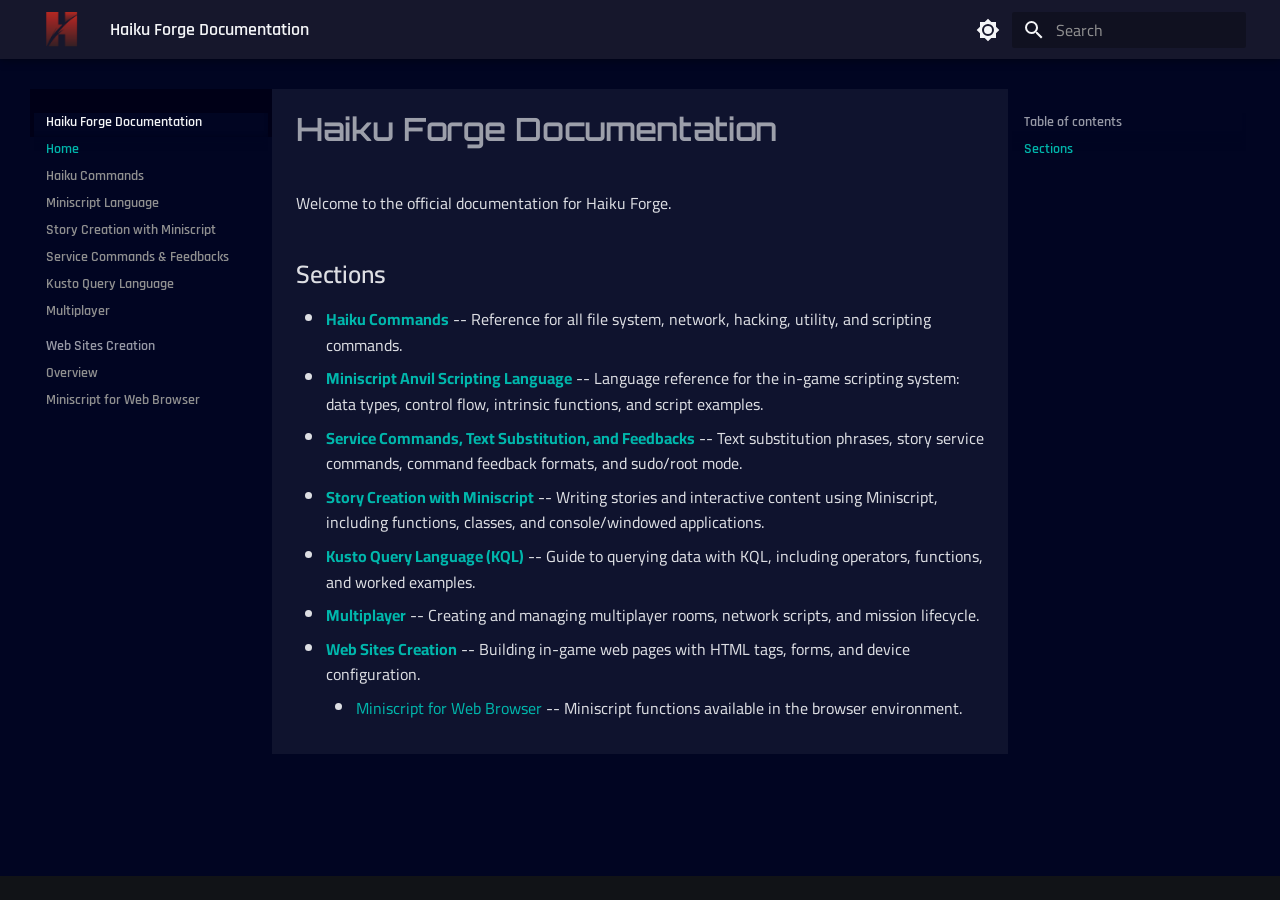
<file: index.html>
<!doctype html>
<html lang="en" class="no-js">
  <head>
    
      <meta charset="utf-8">
      <meta name="viewport" content="width=device-width,initial-scale=1">
      
      
      
        <link rel="canonical" href="https://haiku-inc.github.io/HaikuForgeDocumentation/">
      
      
      
        <link rel="next" href="haiku-commands/">
      
      
        
      
      
      <link rel="icon" href="assets/haiku-logo.png">
      <meta name="generator" content="mkdocs-1.6.1, mkdocs-material-9.8.0">
    
    
      
        <title>Haiku Forge Documentation</title>
      
    
    
      <link rel="stylesheet" href="assets/stylesheets/main.57a0d79d.min.css">
      
        
        <link rel="stylesheet" href="assets/stylesheets/palette.fb2fffe2.min.css">
      
      


    
    
      
    
    
      
        
        
        <link rel="preconnect" href="https://fonts.gstatic.com" crossorigin>
        <link rel="stylesheet" href="https://fonts.googleapis.com/css?family=Cairo:300,300i,400,400i,700,700i%7CInconsolata:400,400i,700,700i&display=fallback">
        <style>:root{--md-text-font:"Cairo";--md-code-font:"Inconsolata"}</style>
      
    
    
      <link rel="stylesheet" href="stylesheets/haiku.css">
    
    <script>__md_scope=new URL(".",location),__md_hash=e=>[...e].reduce(((e,_)=>(e<<5)-e+_.charCodeAt(0)),0),__md_get=(e,_=localStorage,t=__md_scope)=>JSON.parse(_.getItem(t.pathname+"."+e)),__md_set=(e,_,t=localStorage,a=__md_scope)=>{try{t.setItem(a.pathname+"."+e,JSON.stringify(_))}catch(e){}}</script>
    
      

    
    
  </head>
  
  
    
    
      
    
    
    
    
    <body dir="ltr" data-md-color-scheme="slate" data-md-color-primary="custom" data-md-color-accent="custom">
  
    
    <input class="md-toggle" data-md-toggle="drawer" type="checkbox" id="__drawer" autocomplete="off">
    <input class="md-toggle" data-md-toggle="search" type="checkbox" id="__search" autocomplete="off">
    <label class="md-overlay" for="__drawer"></label>
    <div data-md-component="skip">
      
        
        <a href="#haiku-forge-documentation" class="md-skip">
          Skip to content
        </a>
      
    </div>
    <div data-md-component="announce">
      
    </div>
    
    
      

  

<header class="md-header md-header--shadow" data-md-component="header">
  <nav class="md-header__inner md-grid" aria-label="Header">
    <a href="." title="Haiku Forge Documentation" class="md-header__button md-logo" aria-label="Haiku Forge Documentation" data-md-component="logo">
      
  <img src="assets/haiku-logo.png" alt="logo">

    </a>
    <label class="md-header__button md-icon" for="__drawer">
      
      <svg xmlns="http://www.w3.org/2000/svg" viewBox="0 0 24 24"><path d="M3 6h18v2H3zm0 5h18v2H3zm0 5h18v2H3z"/></svg>
    </label>
    <div class="md-header__title" data-md-component="header-title">
      <div class="md-header__ellipsis">
        <div class="md-header__topic">
          <span class="md-ellipsis">
            Haiku Forge Documentation
          </span>
        </div>
        <div class="md-header__topic" data-md-component="header-topic">
          <span class="md-ellipsis">
            
              Home
            
          </span>
        </div>
      </div>
    </div>
    
      
        <form class="md-header__option" data-md-component="palette">
  
    
    
    
    <input class="md-option" data-md-color-media="" data-md-color-scheme="slate" data-md-color-primary="custom" data-md-color-accent="custom"  aria-label="Switch to light mode"  type="radio" name="__palette" id="__palette_0">
    
      <label class="md-header__button md-icon" title="Switch to light mode" for="__palette_1" hidden>
        <svg xmlns="http://www.w3.org/2000/svg" viewBox="0 0 24 24"><path d="M12 8a4 4 0 0 0-4 4 4 4 0 0 0 4 4 4 4 0 0 0 4-4 4 4 0 0 0-4-4m0 10a6 6 0 0 1-6-6 6 6 0 0 1 6-6 6 6 0 0 1 6 6 6 6 0 0 1-6 6m8-9.31V4h-4.69L12 .69 8.69 4H4v4.69L.69 12 4 15.31V20h4.69L12 23.31 15.31 20H20v-4.69L23.31 12z"/></svg>
      </label>
    
  
    
    
    
    <input class="md-option" data-md-color-media="" data-md-color-scheme="default" data-md-color-primary="custom" data-md-color-accent="custom"  aria-label="Switch to dark mode"  type="radio" name="__palette" id="__palette_1">
    
      <label class="md-header__button md-icon" title="Switch to dark mode" for="__palette_0" hidden>
        <svg xmlns="http://www.w3.org/2000/svg" viewBox="0 0 24 24"><path d="M12 18c-.89 0-1.74-.2-2.5-.55C11.56 16.5 13 14.42 13 12s-1.44-4.5-3.5-5.45C10.26 6.2 11.11 6 12 6a6 6 0 0 1 6 6 6 6 0 0 1-6 6m8-9.31V4h-4.69L12 .69 8.69 4H4v4.69L.69 12 4 15.31V20h4.69L12 23.31 15.31 20H20v-4.69L23.31 12z"/></svg>
      </label>
    
  
</form>
      
    
    
      <script>var palette=__md_get("__palette");if(palette&&palette.color){if("(prefers-color-scheme)"===palette.color.media){var media=matchMedia("(prefers-color-scheme: light)"),input=document.querySelector(media.matches?"[data-md-color-media='(prefers-color-scheme: light)']":"[data-md-color-media='(prefers-color-scheme: dark)']");palette.color.media=input.getAttribute("data-md-color-media"),palette.color.scheme=input.getAttribute("data-md-color-scheme"),palette.color.primary=input.getAttribute("data-md-color-primary"),palette.color.accent=input.getAttribute("data-md-color-accent")}for(var[key,value]of Object.entries(palette.color))document.body.setAttribute("data-md-color-"+key,value)}</script>
    
    
    
      
      
        <label class="md-header__button md-icon" for="__search">
          
          <svg xmlns="http://www.w3.org/2000/svg" viewBox="0 0 24 24"><path d="M9.5 3A6.5 6.5 0 0 1 16 9.5c0 1.61-.59 3.09-1.56 4.23l.27.27h.79l5 5-1.5 1.5-5-5v-.79l-.27-.27A6.52 6.52 0 0 1 9.5 16 6.5 6.5 0 0 1 3 9.5 6.5 6.5 0 0 1 9.5 3m0 2C7 5 5 7 5 9.5S7 14 9.5 14 14 12 14 9.5 12 5 9.5 5"/></svg>
        </label>
        <div class="md-search" data-md-component="search" role="dialog">
  <label class="md-search__overlay" for="__search"></label>
  <div class="md-search__inner" role="search">
    <form class="md-search__form" name="search">
      <input type="text" class="md-search__input" name="query" aria-label="Search" placeholder="Search" autocapitalize="off" autocorrect="off" autocomplete="off" spellcheck="false" data-md-component="search-query" required>
      <label class="md-search__icon md-icon" for="__search">
        
        <svg xmlns="http://www.w3.org/2000/svg" viewBox="0 0 24 24"><path d="M9.5 3A6.5 6.5 0 0 1 16 9.5c0 1.61-.59 3.09-1.56 4.23l.27.27h.79l5 5-1.5 1.5-5-5v-.79l-.27-.27A6.52 6.52 0 0 1 9.5 16 6.5 6.5 0 0 1 3 9.5 6.5 6.5 0 0 1 9.5 3m0 2C7 5 5 7 5 9.5S7 14 9.5 14 14 12 14 9.5 12 5 9.5 5"/></svg>
        
        <svg xmlns="http://www.w3.org/2000/svg" viewBox="0 0 24 24"><path d="M20 11v2H8l5.5 5.5-1.42 1.42L4.16 12l7.92-7.92L13.5 5.5 8 11z"/></svg>
      </label>
      <nav class="md-search__options" aria-label="Search">
        
        <button type="reset" class="md-search__icon md-icon" title="Clear" aria-label="Clear" tabindex="-1">
          
          <svg xmlns="http://www.w3.org/2000/svg" viewBox="0 0 24 24"><path d="M19 6.41 17.59 5 12 10.59 6.41 5 5 6.41 10.59 12 5 17.59 6.41 19 12 13.41 17.59 19 19 17.59 13.41 12z"/></svg>
        </button>
      </nav>
      
        <div class="md-search__suggest" data-md-component="search-suggest"></div>
      
    </form>
    <div class="md-search__output">
      <div class="md-search__scrollwrap" tabindex="0" data-md-scrollfix>
        <div class="md-search-result" data-md-component="search-result">
          <div class="md-search-result__meta">
            Initializing search
          </div>
          <ol class="md-search-result__list" role="presentation"></ol>
        </div>
      </div>
    </div>
  </div>
</div>
      
    
    
  </nav>
  
</header>
    
    <div class="md-container" data-md-component="container">
      
      
        
          
        
      
      <main class="md-main" data-md-component="main">
        <div class="md-main__inner md-grid">
          
            
              
              <div class="md-sidebar md-sidebar--primary" data-md-component="sidebar" data-md-type="navigation" >
                <div class="md-sidebar__scrollwrap">
                  <div class="md-sidebar__inner">
                    



<nav class="md-nav md-nav--primary" aria-label="Navigation" data-md-level="0">
  <label class="md-nav__title" for="__drawer">
    <a href="." title="Haiku Forge Documentation" class="md-nav__button md-logo" aria-label="Haiku Forge Documentation" data-md-component="logo">
      
  <img src="assets/haiku-logo.png" alt="logo">

    </a>
    Haiku Forge Documentation
  </label>
  
  <ul class="md-nav__list" data-md-scrollfix>
    
      
      
  
  
    
  
  
  
    <li class="md-nav__item md-nav__item--active">
      
      <input class="md-nav__toggle md-toggle" type="checkbox" id="__toc">
      
      
        
      
      
        <label class="md-nav__link md-nav__link--active" for="__toc">
          
  
  
  <span class="md-ellipsis">
    
  
    Home
  

    
  </span>
  
  

          <span class="md-nav__icon md-icon"></span>
        </label>
      
      <a href="." class="md-nav__link md-nav__link--active">
        
  
  
  <span class="md-ellipsis">
    
  
    Home
  

    
  </span>
  
  

      </a>
      
        

<nav class="md-nav md-nav--secondary" aria-label="Table of contents">
  
  
  
    
  
  
    <label class="md-nav__title" for="__toc">
      <span class="md-nav__icon md-icon"></span>
      Table of contents
    </label>
    <ul class="md-nav__list" data-md-component="toc" data-md-scrollfix>
      
        <li class="md-nav__item">
  <a href="#sections" class="md-nav__link">
    <span class="md-ellipsis">
      
        Sections
      
    </span>
  </a>
  
</li>
      
    </ul>
  
</nav>
      
    </li>
  

    
      
      
  
  
  
  
    <li class="md-nav__item">
      <a href="haiku-commands/" class="md-nav__link">
        
  
  
  <span class="md-ellipsis">
    
  
    Haiku Commands
  

    
  </span>
  
  

      </a>
    </li>
  

    
      
      
  
  
  
  
    <li class="md-nav__item">
      <a href="miniscript-anvil-scripting-language/" class="md-nav__link">
        
  
  
  <span class="md-ellipsis">
    
  
    Miniscript Language
  

    
  </span>
  
  

      </a>
    </li>
  

    
      
      
  
  
  
  
    <li class="md-nav__item">
      <a href="story-creation-with-miniscript/" class="md-nav__link">
        
  
  
  <span class="md-ellipsis">
    
  
    Story Creation with Miniscript
  

    
  </span>
  
  

      </a>
    </li>
  

    
      
      
  
  
  
  
    <li class="md-nav__item">
      <a href="service-commands-and-feedbacks/" class="md-nav__link">
        
  
  
  <span class="md-ellipsis">
    
  
    Service Commands & Feedbacks
  

    
  </span>
  
  

      </a>
    </li>
  

    
      
      
  
  
  
  
    <li class="md-nav__item">
      <a href="kusto-query-language/" class="md-nav__link">
        
  
  
  <span class="md-ellipsis">
    
  
    Kusto Query Language
  

    
  </span>
  
  

      </a>
    </li>
  

    
      
      
  
  
  
  
    <li class="md-nav__item">
      <a href="multiplayer/" class="md-nav__link">
        
  
  
  <span class="md-ellipsis">
    
  
    Multiplayer
  

    
  </span>
  
  

      </a>
    </li>
  

    
      
      
  
  
  
  
    
    
    
    
      
        
        
      
    
    
    <li class="md-nav__item md-nav__item--section md-nav__item--nested">
      
        
        
          
        
        <input class="md-nav__toggle md-toggle md-toggle--indeterminate" type="checkbox" id="__nav_8" >
        
          
          <label class="md-nav__link" for="__nav_8" id="__nav_8_label" tabindex="">
            
  
  
  <span class="md-ellipsis">
    
  
    Web Sites Creation
  

    
  </span>
  
  

            <span class="md-nav__icon md-icon"></span>
          </label>
        
        <nav class="md-nav" data-md-level="1" aria-labelledby="__nav_8_label" aria-expanded="false">
          <label class="md-nav__title" for="__nav_8">
            <span class="md-nav__icon md-icon"></span>
            
  
    Web Sites Creation
  

          </label>
          <ul class="md-nav__list" data-md-scrollfix>
            
              
                
  
  
  
  
    <li class="md-nav__item">
      <a href="web-sites-creation/" class="md-nav__link">
        
  
  
  <span class="md-ellipsis">
    
  
    Overview
  

    
  </span>
  
  

      </a>
    </li>
  

              
            
              
                
  
  
  
  
    <li class="md-nav__item">
      <a href="web-sites-creation/miniscript-for-web-browser/" class="md-nav__link">
        
  
  
  <span class="md-ellipsis">
    
  
    Miniscript for Web Browser
  

    
  </span>
  
  

      </a>
    </li>
  

              
            
          </ul>
        </nav>
      
    </li>
  

    
  </ul>
</nav>
                  </div>
                </div>
              </div>
            
            
              
              <div class="md-sidebar md-sidebar--secondary" data-md-component="sidebar" data-md-type="toc" >
                <div class="md-sidebar__scrollwrap">
                  <div class="md-sidebar__inner">
                    

<nav class="md-nav md-nav--secondary" aria-label="Table of contents">
  
  
  
    
  
  
    <label class="md-nav__title" for="__toc">
      <span class="md-nav__icon md-icon"></span>
      Table of contents
    </label>
    <ul class="md-nav__list" data-md-component="toc" data-md-scrollfix>
      
        <li class="md-nav__item">
  <a href="#sections" class="md-nav__link">
    <span class="md-ellipsis">
      
        Sections
      
    </span>
  </a>
  
</li>
      
    </ul>
  
</nav>
                  </div>
                </div>
              </div>
            
          
          
            <div class="md-content" data-md-component="content">
              
              <article class="md-content__inner md-typeset">
                
                  



<h1 id="haiku-forge-documentation">Haiku Forge Documentation<a class="headerlink" href="#haiku-forge-documentation" title="Permanent link">&para;</a></h1>
<p>Welcome to the official documentation for Haiku Forge.</p>
<h2 id="sections">Sections<a class="headerlink" href="#sections" title="Permanent link">&para;</a></h2>
<ul>
<li><strong><a href="haiku-commands/">Haiku Commands</a></strong> -- Reference for all file system, network, hacking, utility, and scripting commands.</li>
<li><strong><a href="miniscript-anvil-scripting-language/">Miniscript Anvil Scripting Language</a></strong> -- Language reference for the in-game scripting system: data types, control flow, intrinsic functions, and script examples.</li>
<li><strong><a href="service-commands-and-feedbacks/">Service Commands, Text Substitution, and Feedbacks</a></strong> -- Text substitution phrases, story service commands, command feedback formats, and sudo/root mode.</li>
<li><strong><a href="story-creation-with-miniscript/">Story Creation with Miniscript</a></strong> -- Writing stories and interactive content using Miniscript, including functions, classes, and console/windowed applications.</li>
<li><strong><a href="kusto-query-language/">Kusto Query Language (KQL)</a></strong> -- Guide to querying data with KQL, including operators, functions, and worked examples.</li>
<li><strong><a href="multiplayer/">Multiplayer</a></strong> -- Creating and managing multiplayer rooms, network scripts, and mission lifecycle.</li>
<li><strong><a href="web-sites-creation/">Web Sites Creation</a></strong> -- Building in-game web pages with HTML tags, forms, and device configuration.<ul>
<li><a href="web-sites-creation/miniscript-for-web-browser/">Miniscript for Web Browser</a> -- Miniscript functions available in the browser environment.</li>
</ul>
</li>
</ul>












                
              </article>
            </div>
          
          
<script>var target=document.getElementById(location.hash.slice(1));target&&target.name&&(target.checked=target.name.startsWith("__tabbed_"))</script>
        </div>
        
          <button type="button" class="md-top md-icon" data-md-component="top" hidden>
  
  <svg xmlns="http://www.w3.org/2000/svg" viewBox="0 0 24 24"><path d="M13 20h-2V8l-5.5 5.5-1.42-1.42L12 4.16l7.92 7.92-1.42 1.42L13 8z"/></svg>
  Back to top
</button>
        
      </main>
      
        <footer class="md-footer">
  
  <div class="md-footer-meta md-typeset">
    <div class="md-footer-meta__inner md-grid">
      <div class="md-copyright">
  
  
</div>
      
    </div>
  </div>
</footer>
      
    </div>
    <div class="md-dialog" data-md-component="dialog">
      <div class="md-dialog__inner md-typeset"></div>
    </div>
    
    
    
      
      
      <script id="__config" type="application/json">{"annotate": null, "base": ".", "features": ["navigation.sections", "navigation.expand", "search.suggest", "search.highlight", "content.code.copy", "navigation.top"], "search": "assets/javascripts/workers/search.a7633da7.min.js", "tags": null, "translations": {"clipboard.copied": "Copied to clipboard", "clipboard.copy": "Copy to clipboard", "search.result.more.one": "1 more on this page", "search.result.more.other": "# more on this page", "search.result.none": "No matching documents", "search.result.one": "1 matching document", "search.result.other": "# matching documents", "search.result.placeholder": "Type to start searching", "search.result.term.missing": "Missing", "select.version": "Select version"}, "version": null}</script>
    
    
      <script src="assets/javascripts/bundle.c21346df.min.js"></script>
      
    
  </body>
</html>
</file>
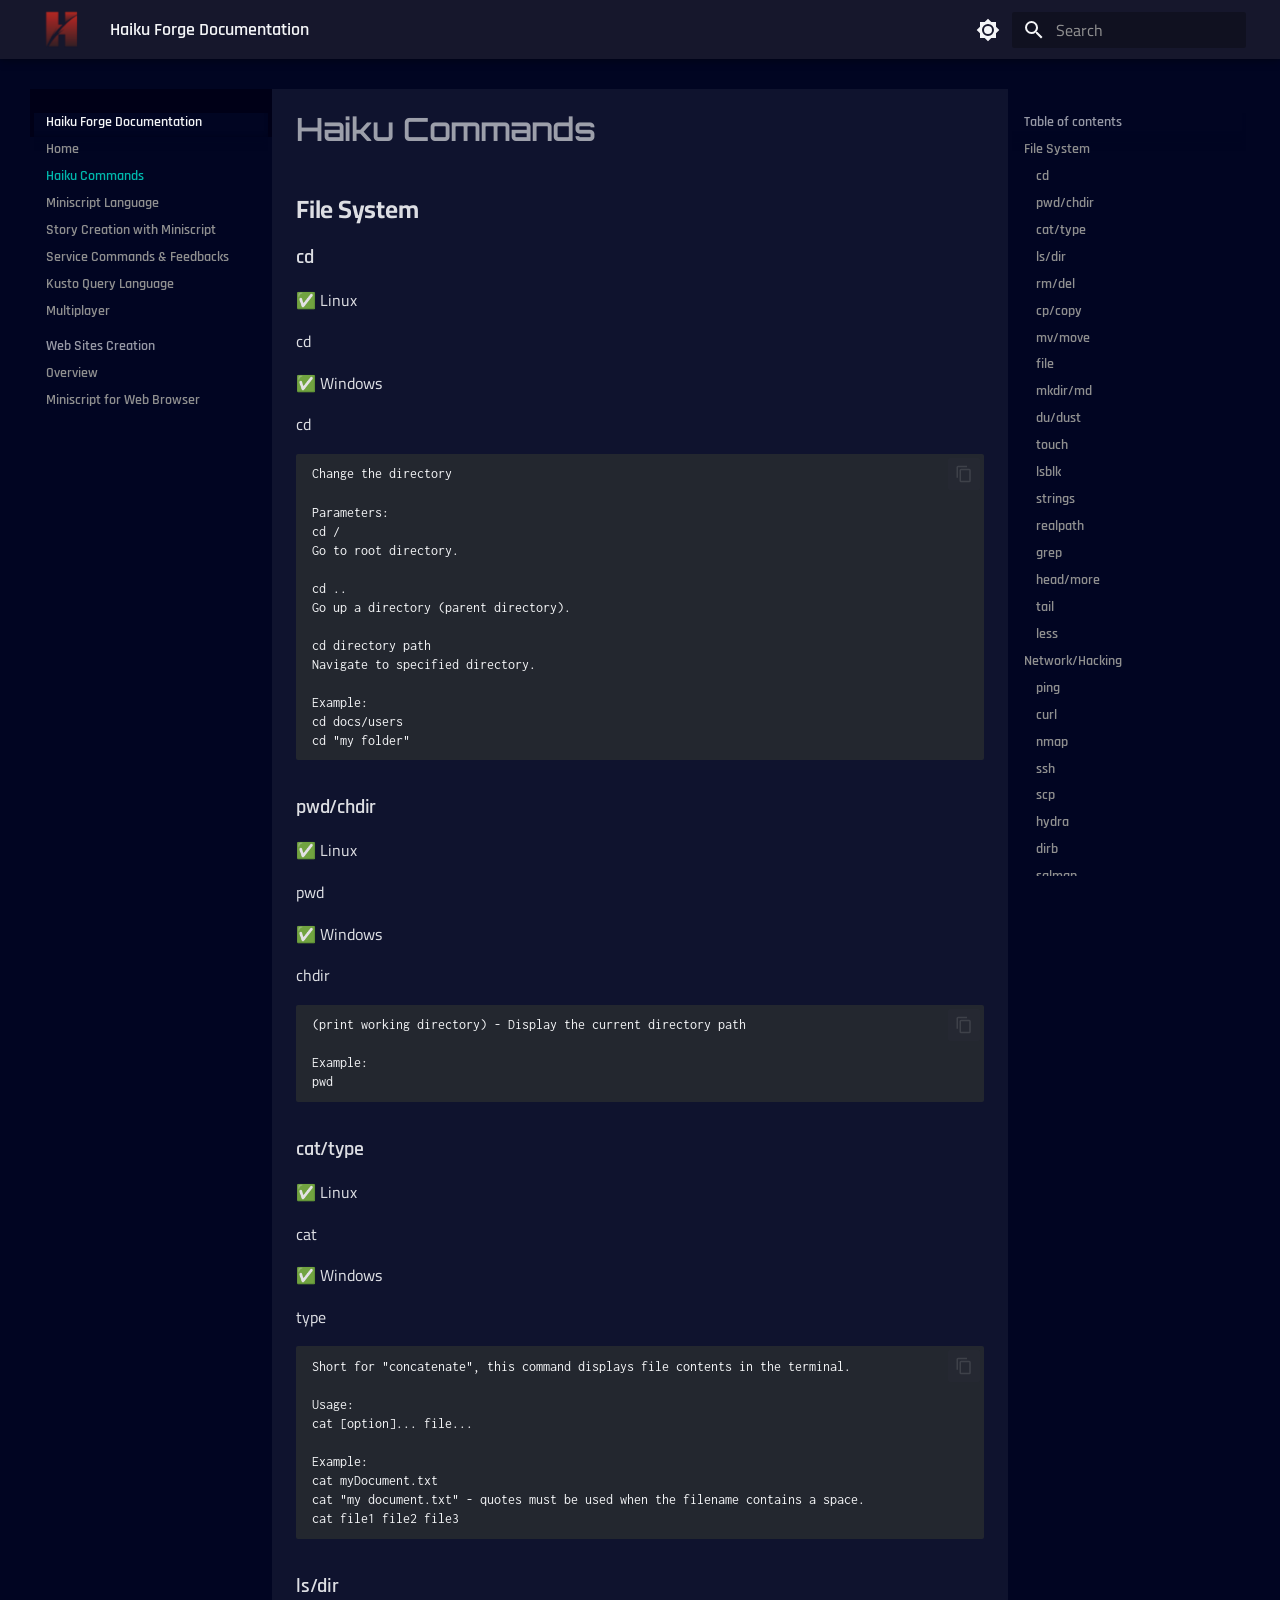
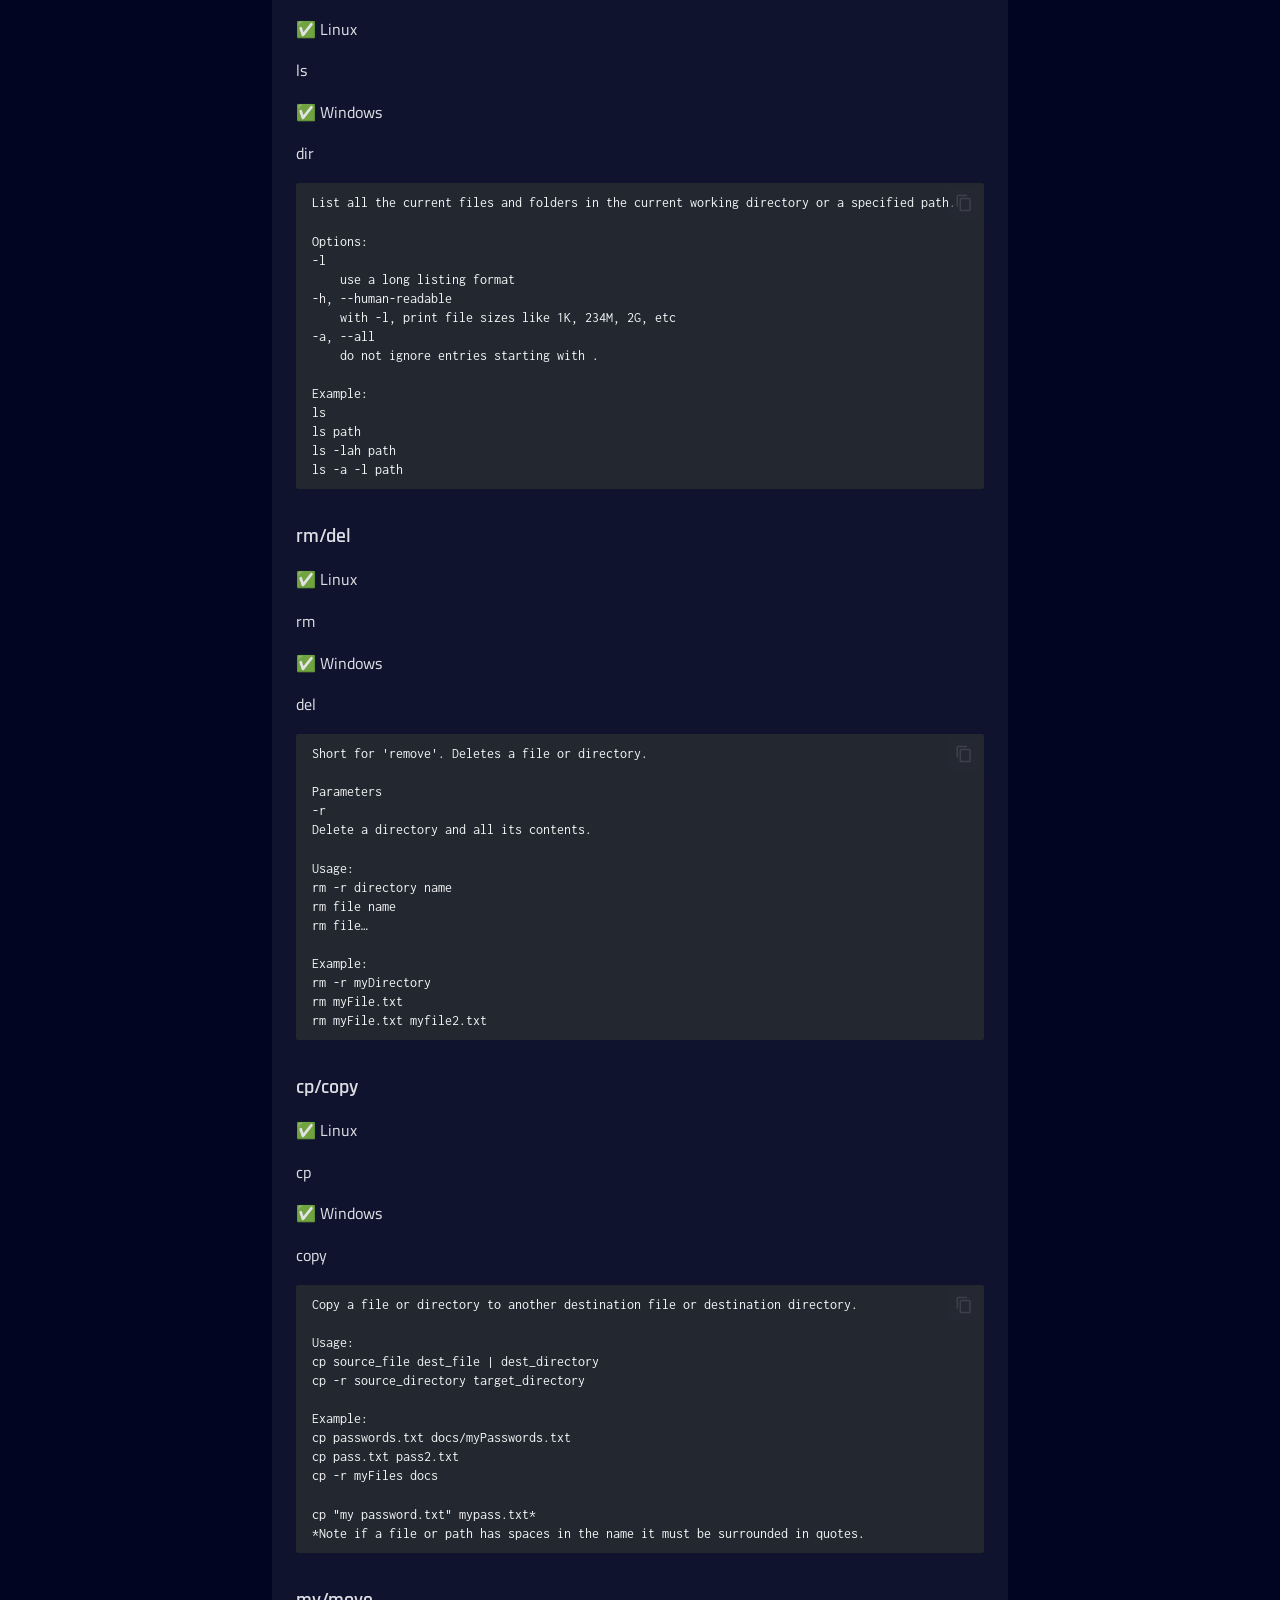
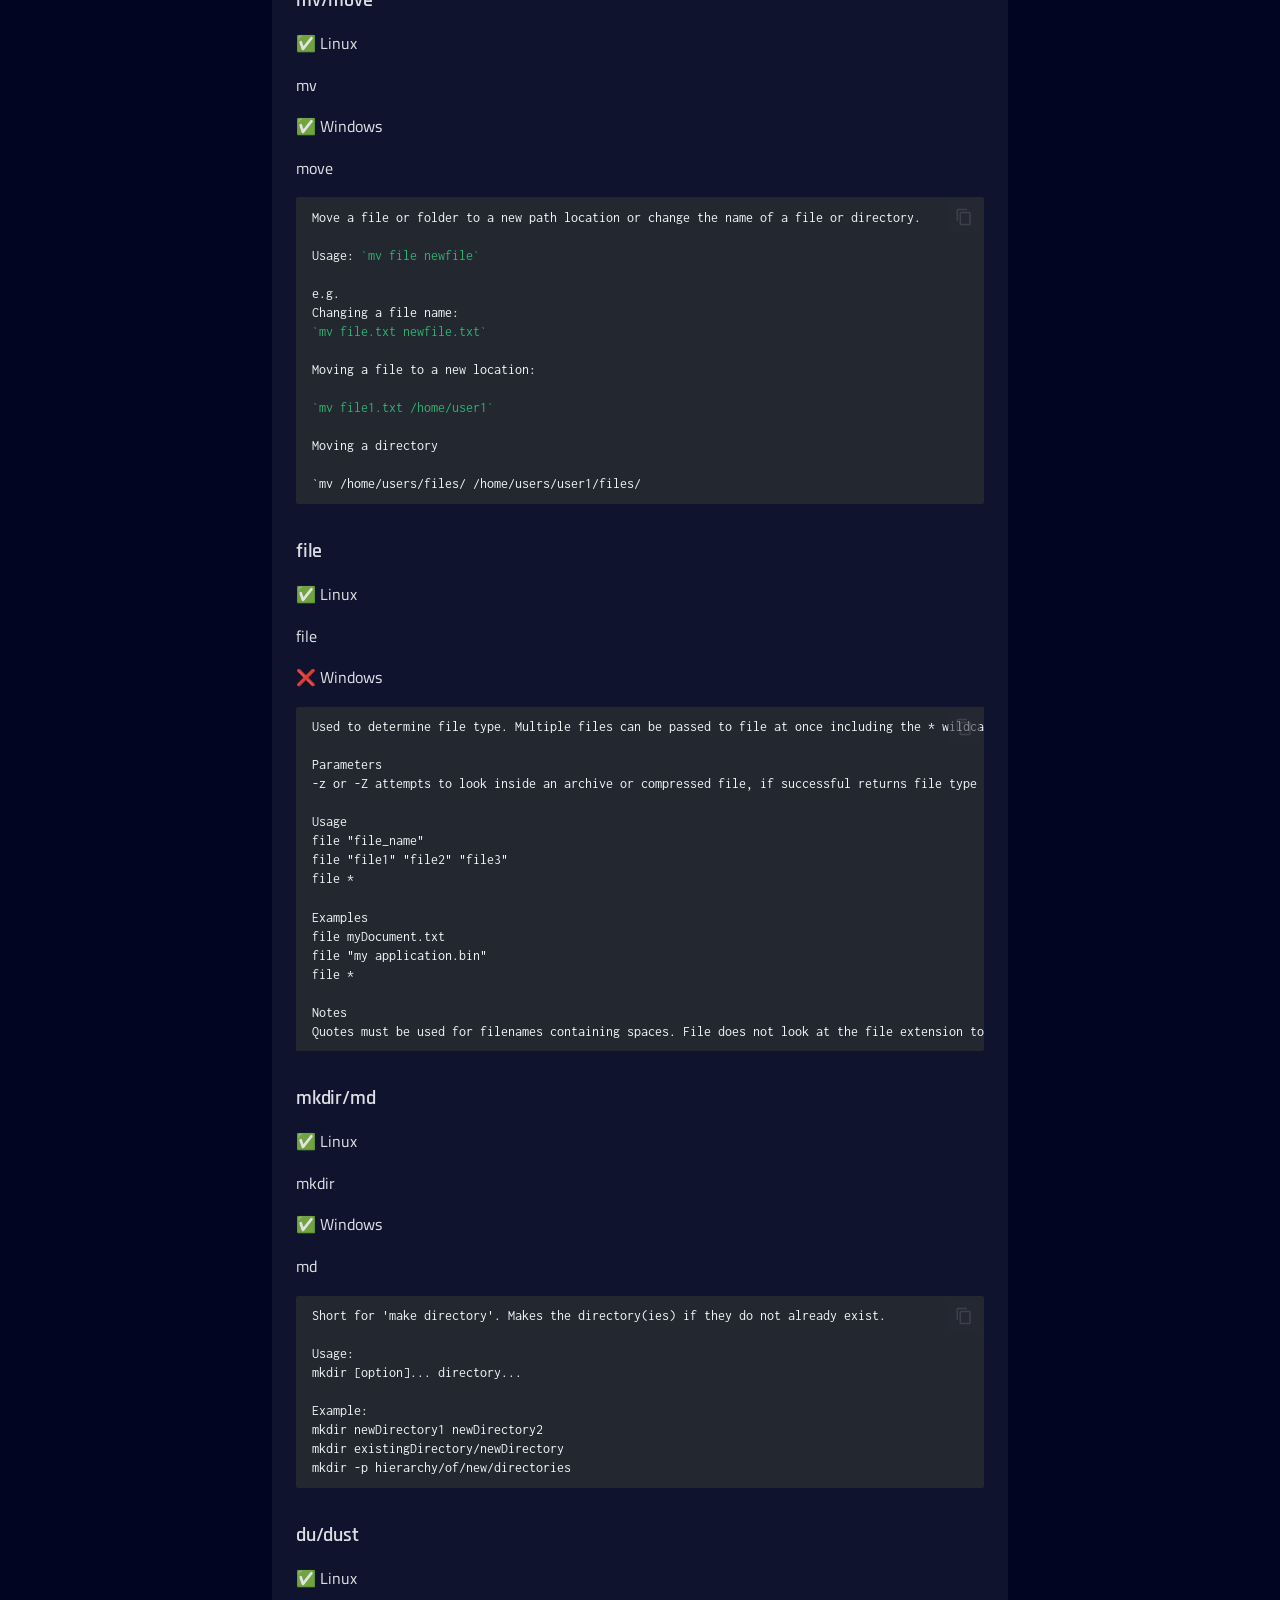
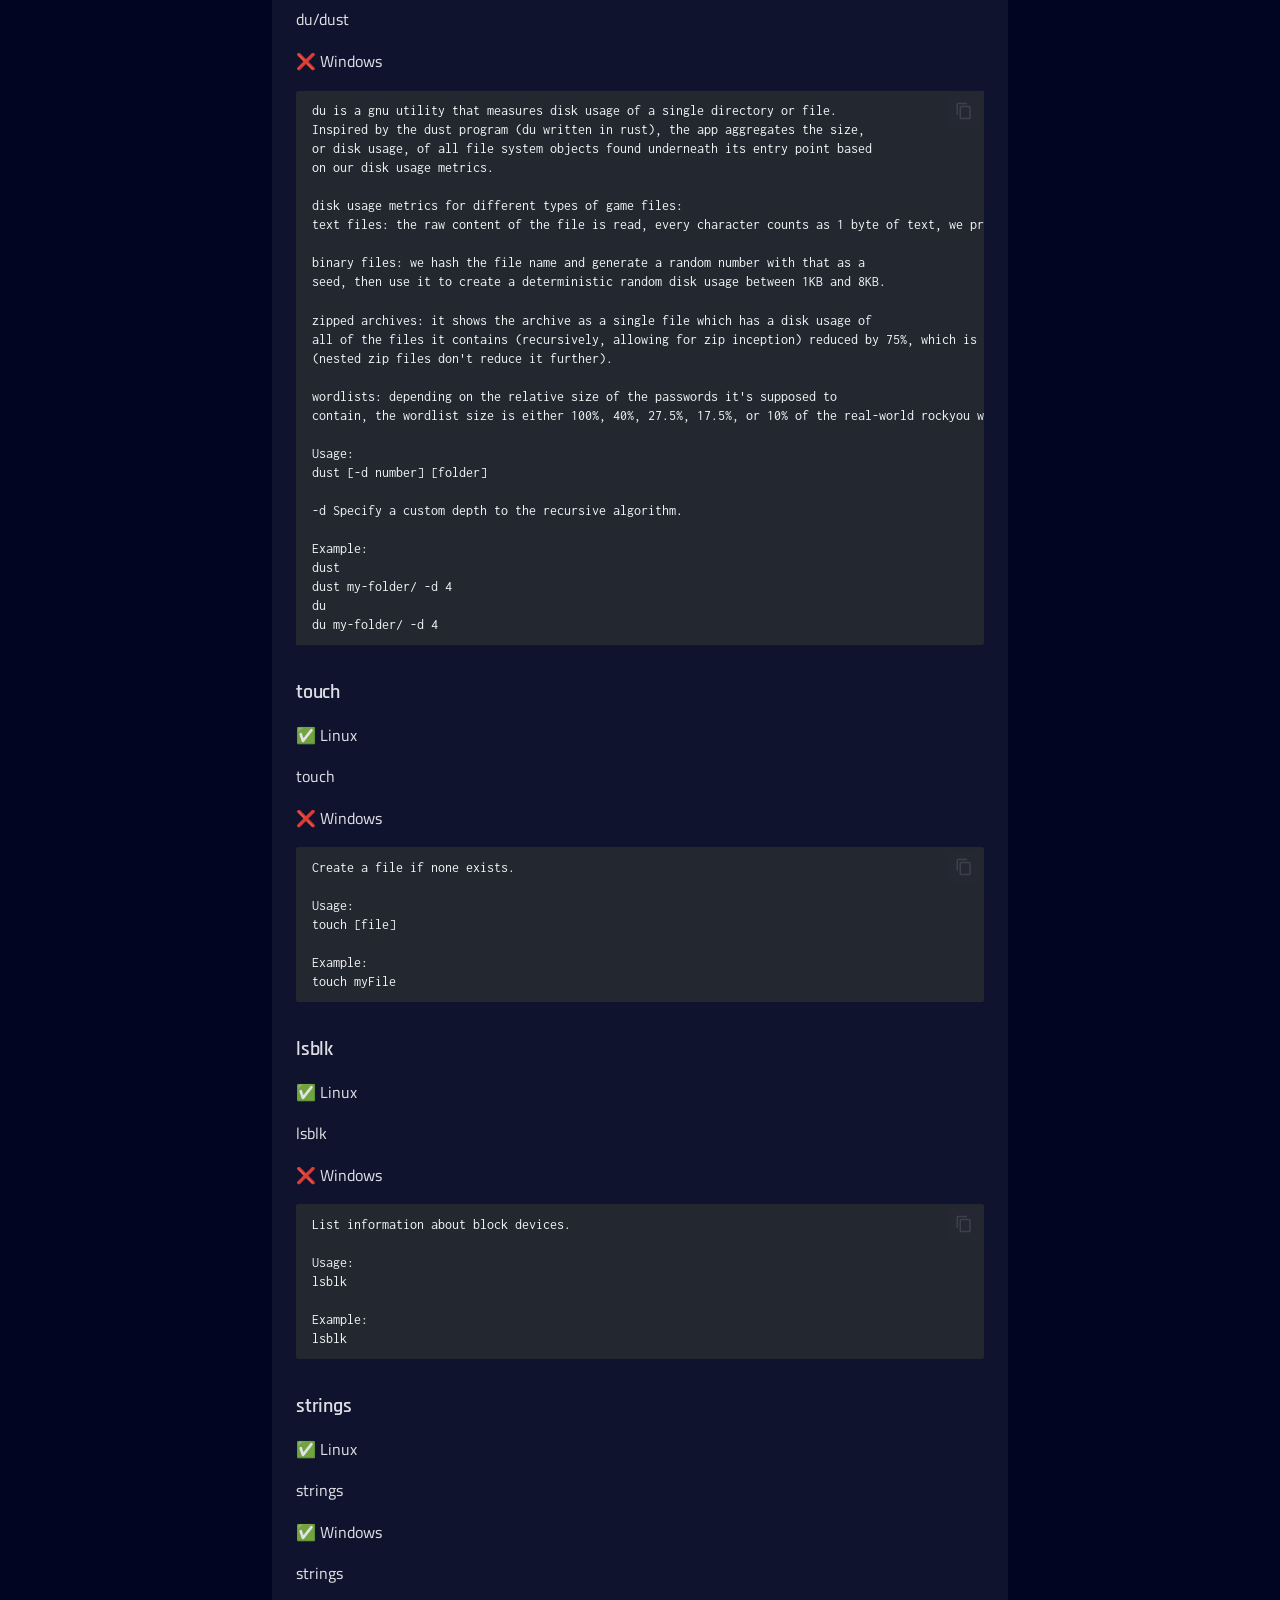
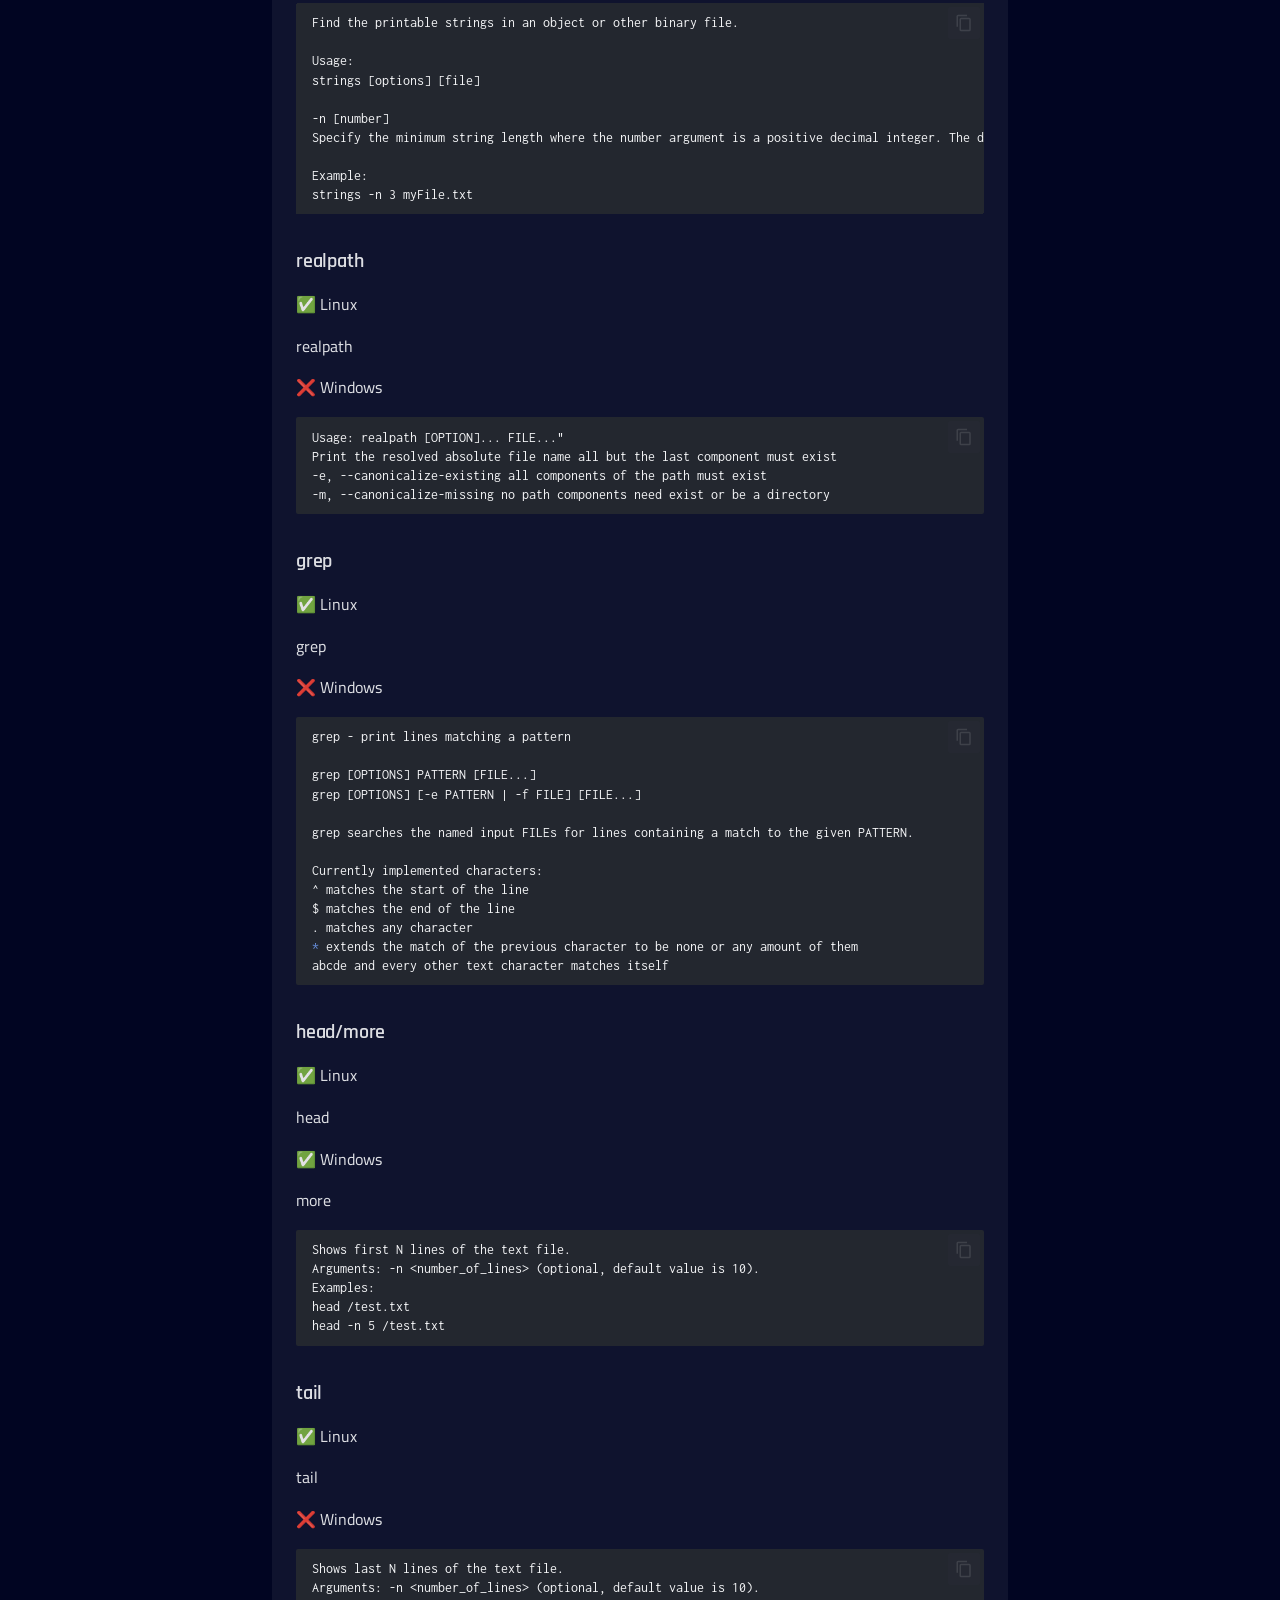
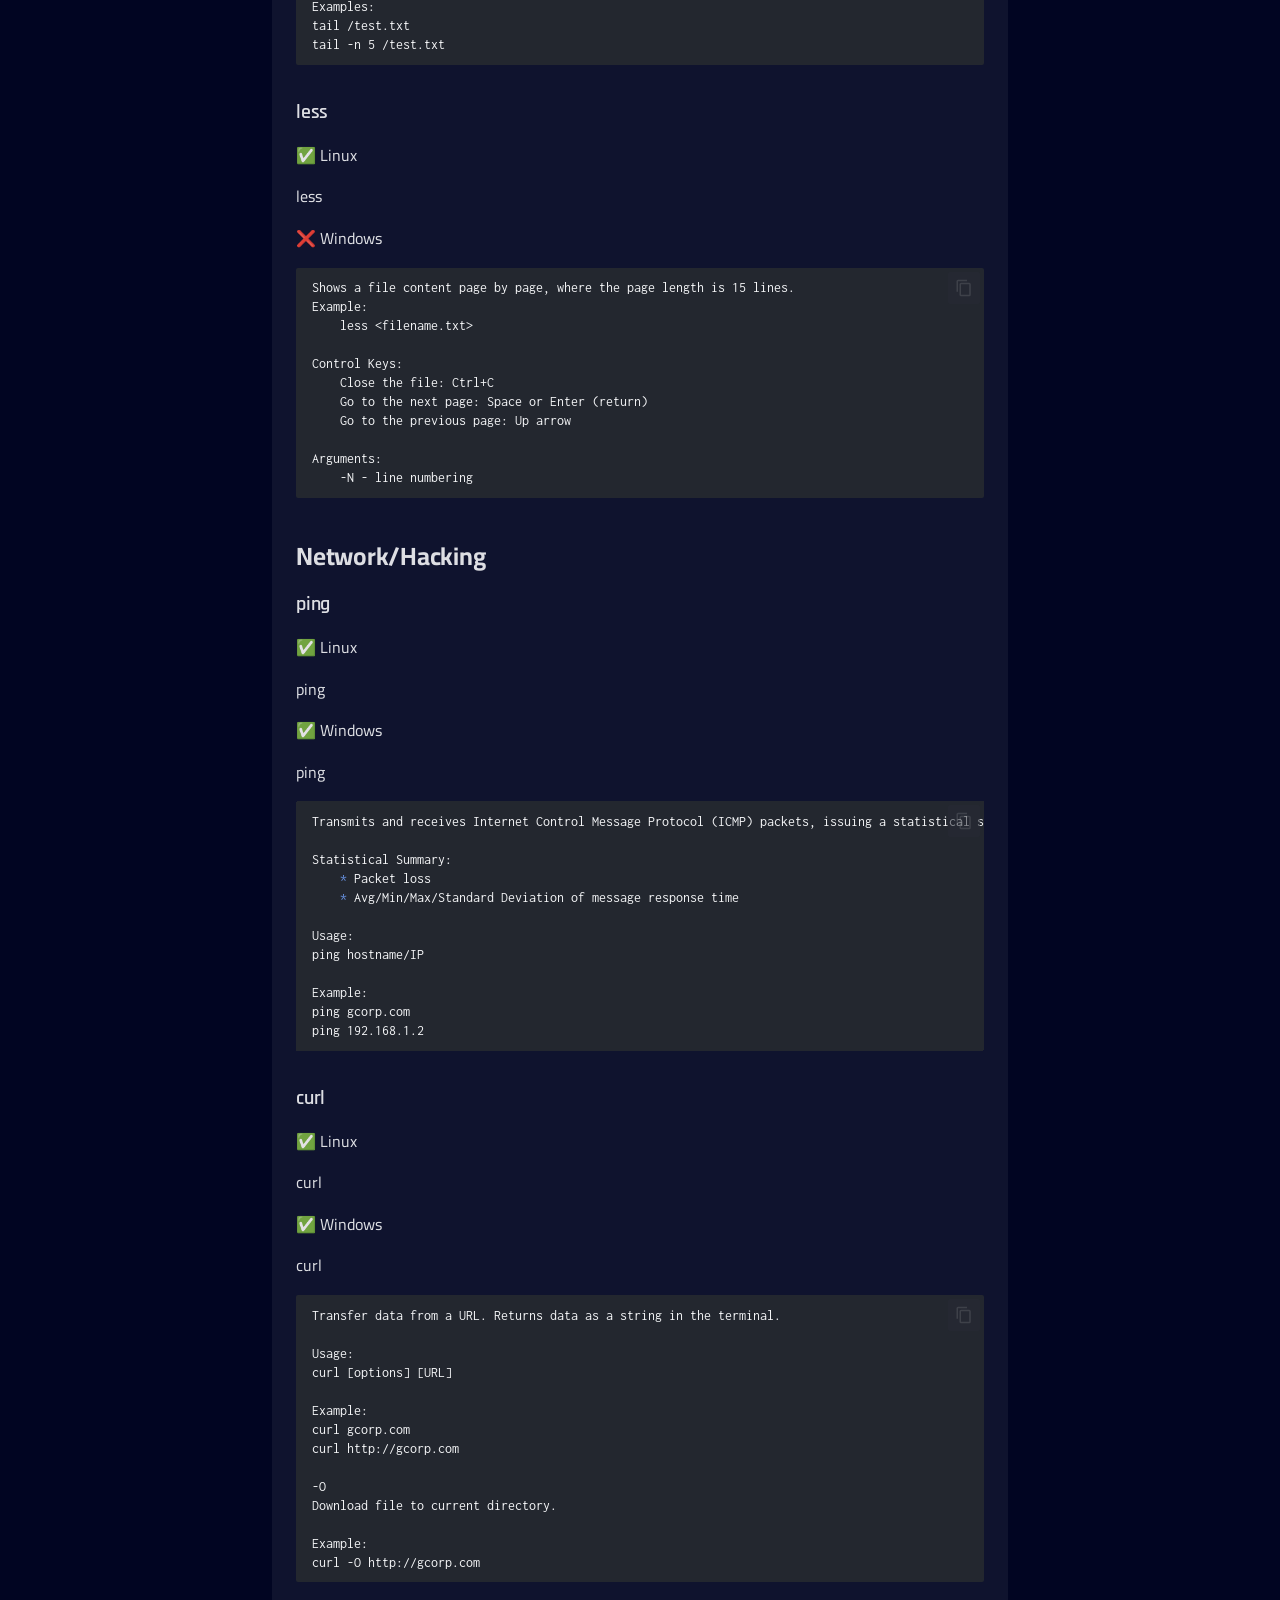
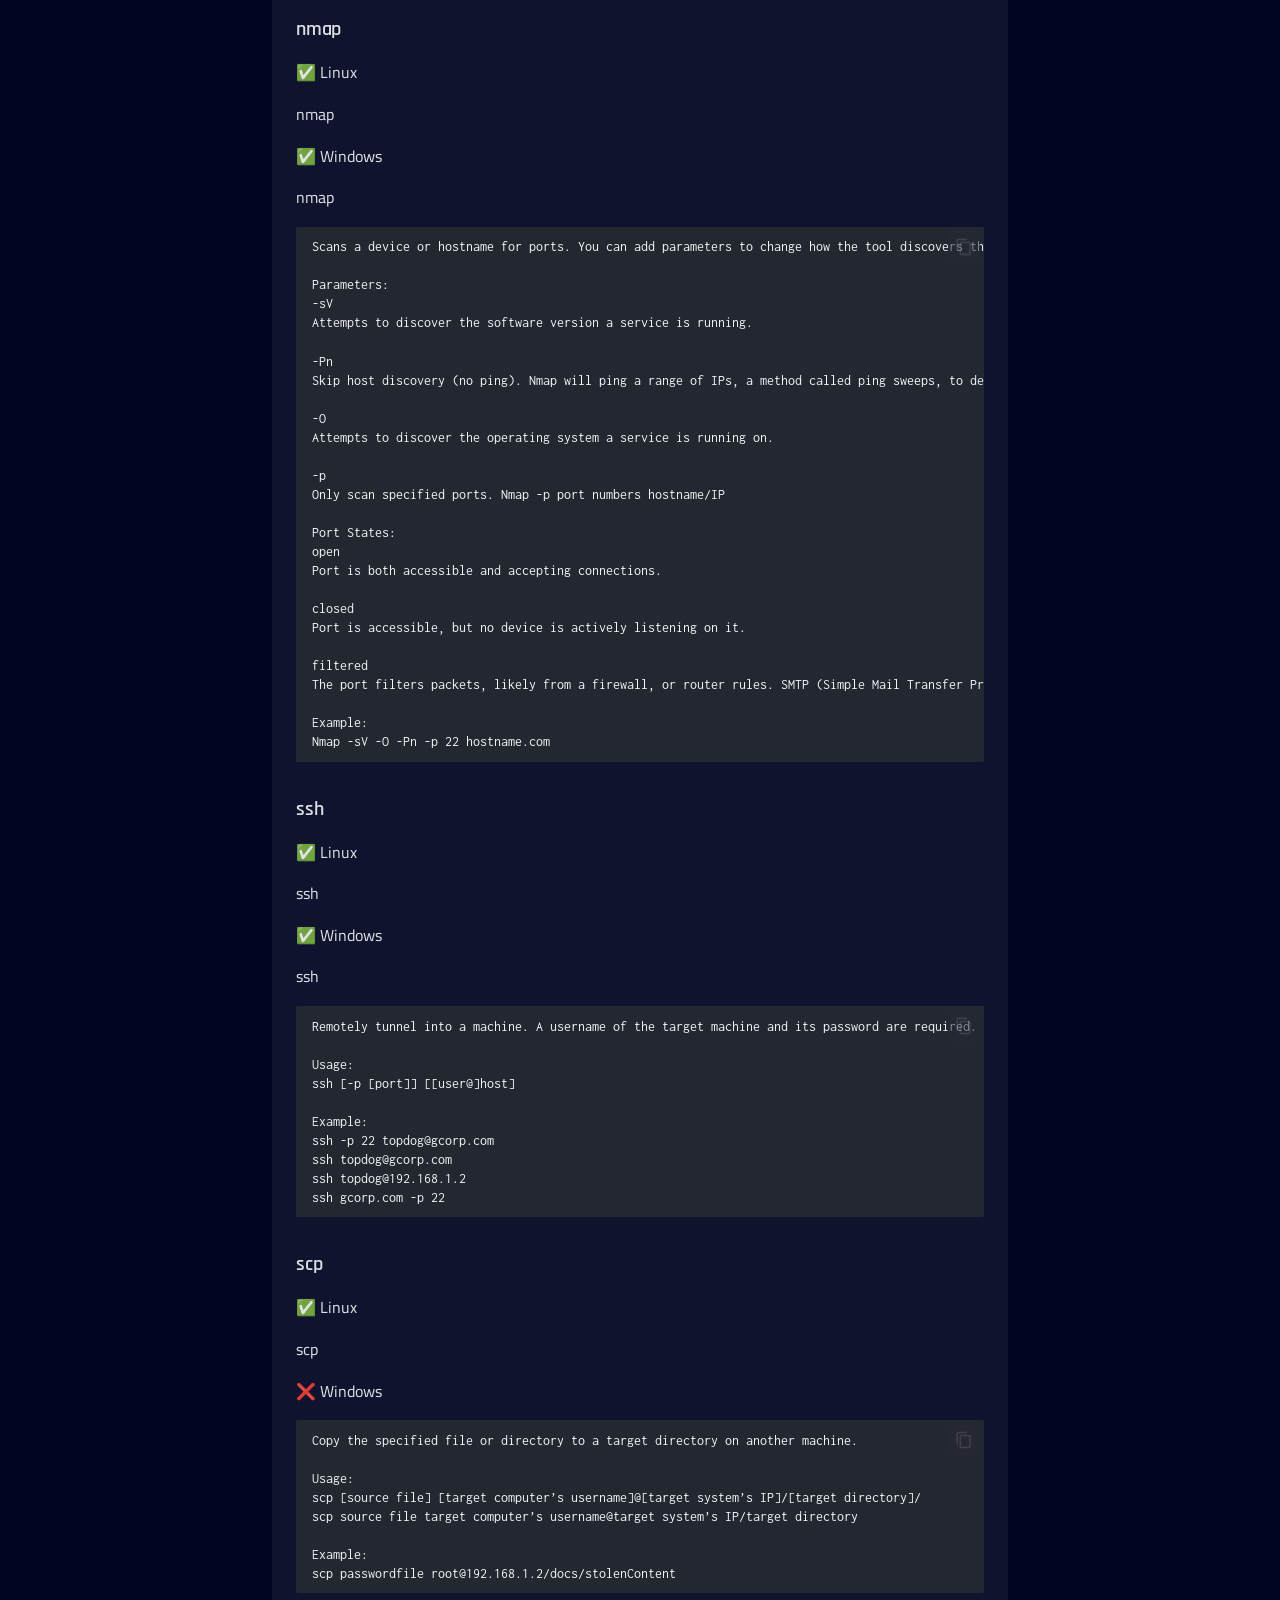
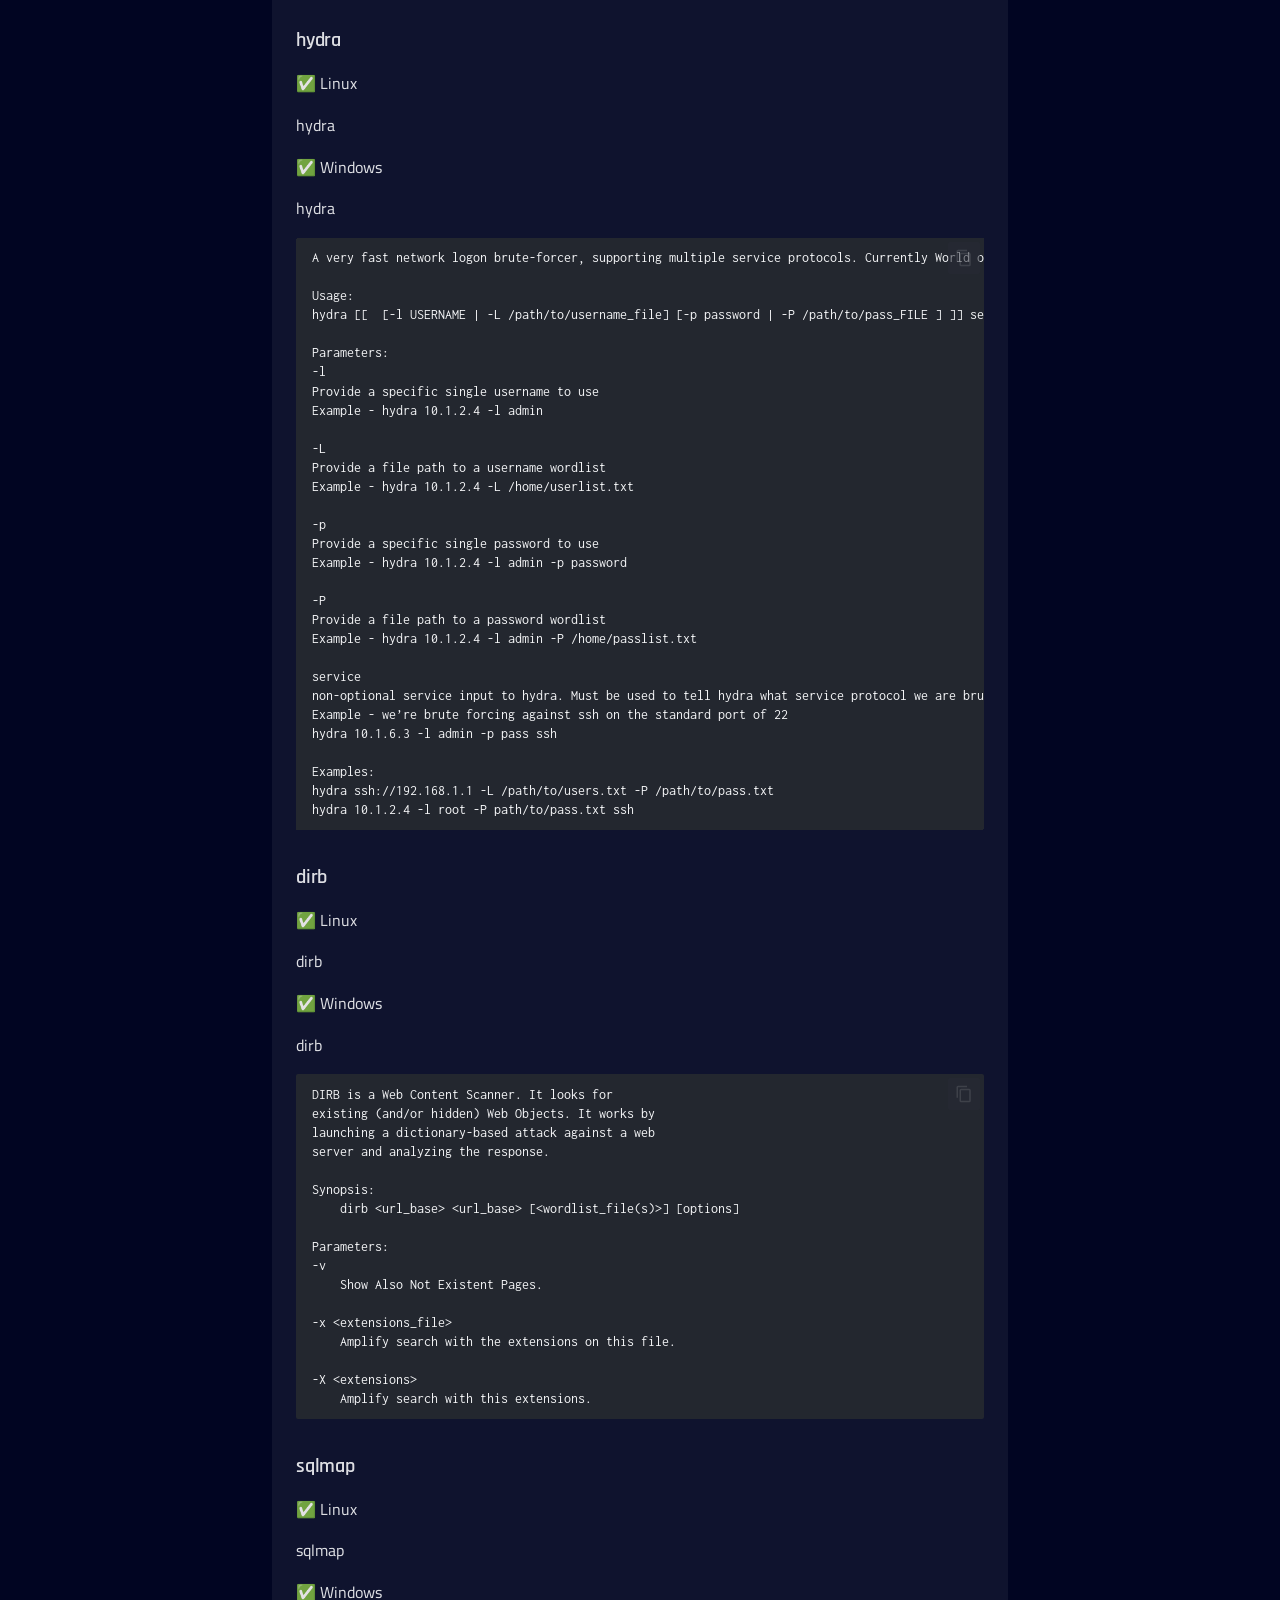
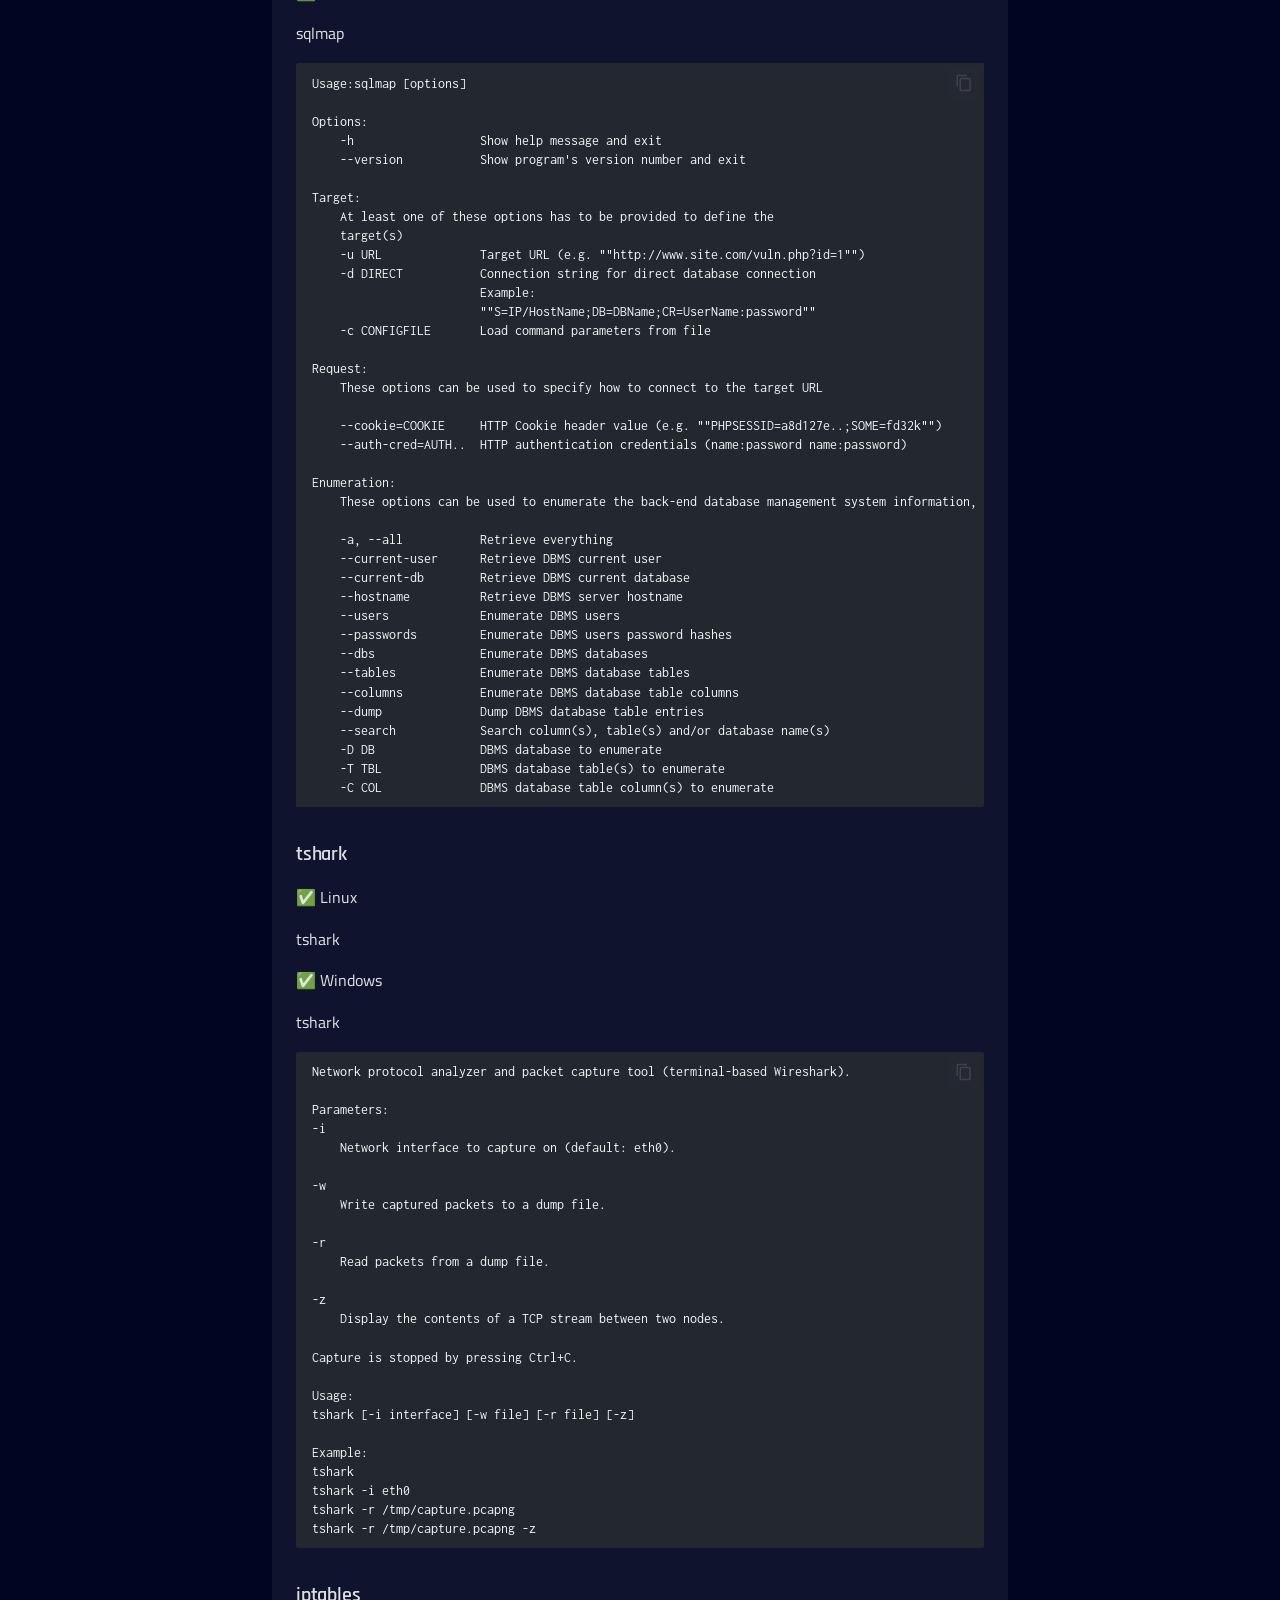
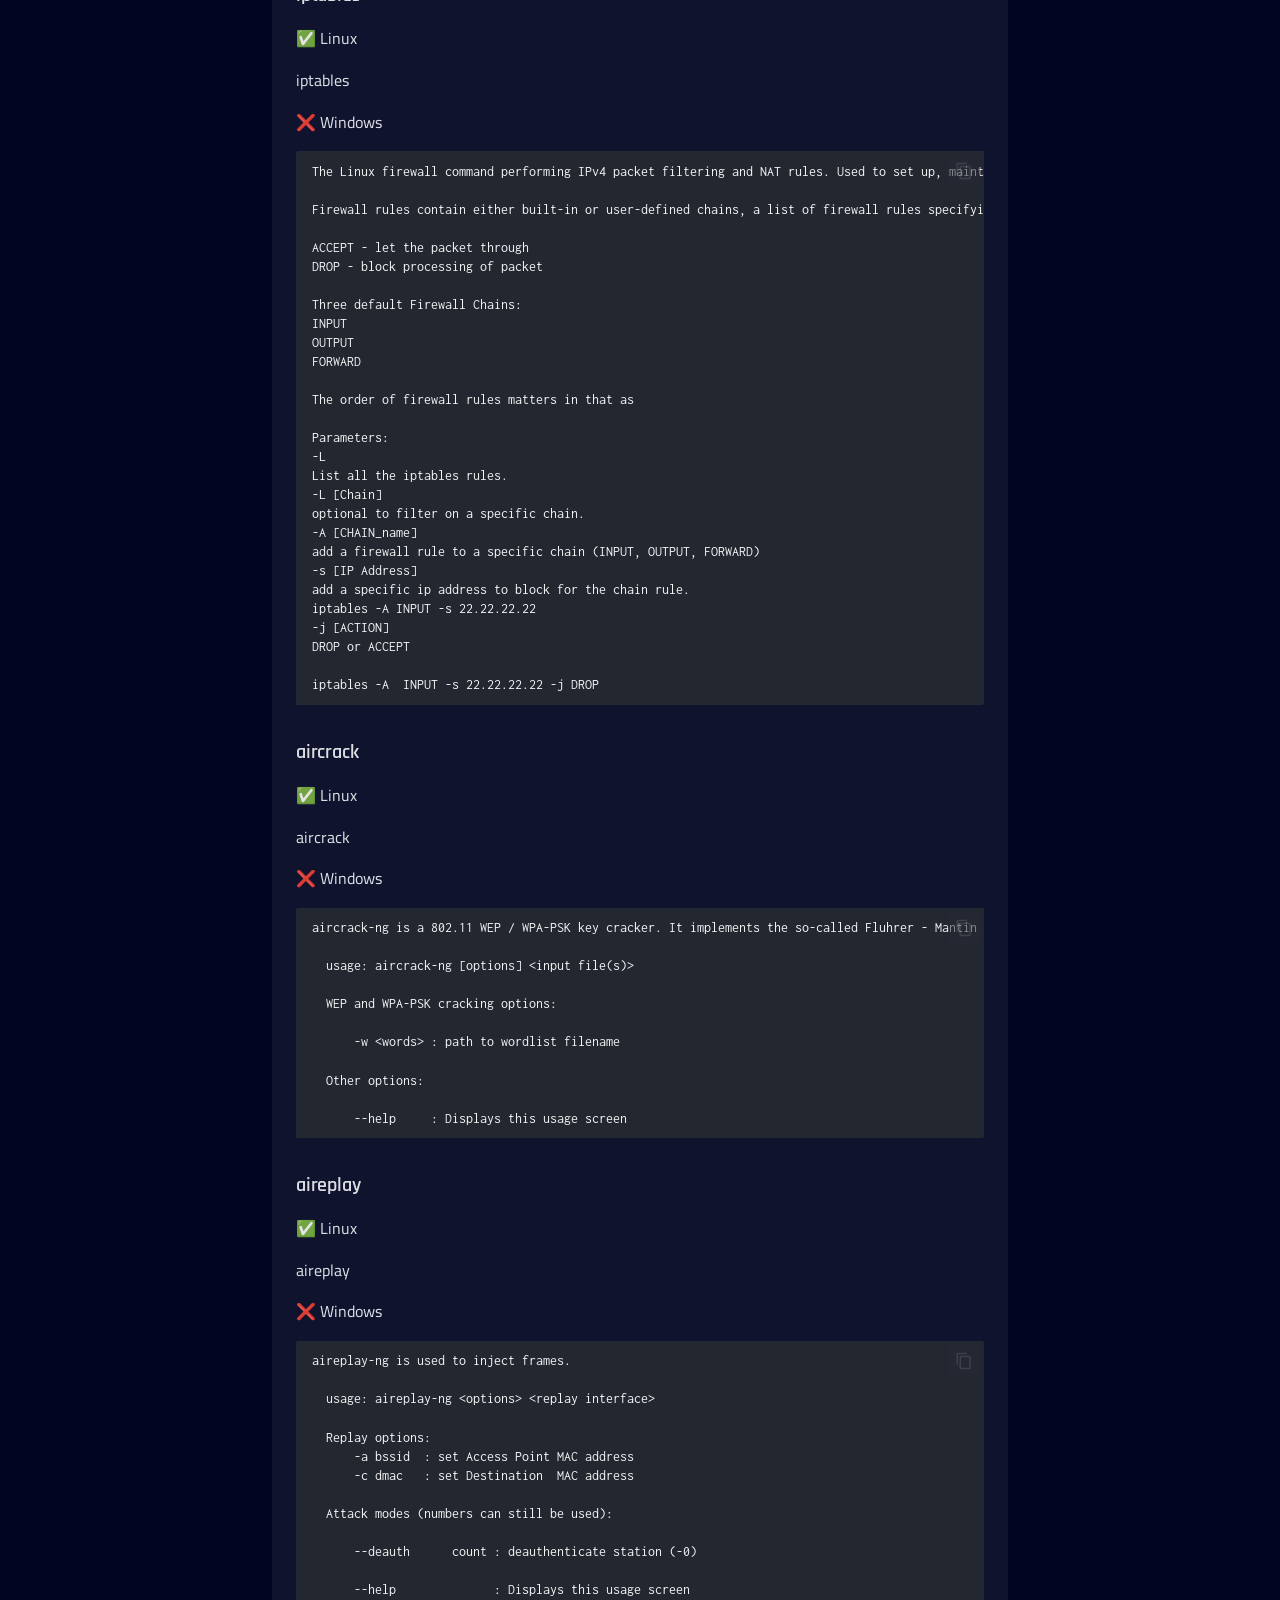
<file: haiku-commands/index.html>
<!doctype html>
<html lang="en" class="no-js">
  <head>
    
      <meta charset="utf-8">
      <meta name="viewport" content="width=device-width,initial-scale=1">
      
      
      
        <link rel="canonical" href="https://haiku-inc.github.io/HaikuForgeDocumentation/haiku-commands/">
      
      
        <link rel="prev" href="..">
      
      
        <link rel="next" href="../miniscript-anvil-scripting-language/">
      
      
        
      
      
      <link rel="icon" href="../assets/haiku-logo.png">
      <meta name="generator" content="mkdocs-1.6.1, mkdocs-material-9.8.0">
    
    
      
        <title>Haiku Commands - Haiku Forge Documentation</title>
      
    
    
      <link rel="stylesheet" href="../assets/stylesheets/main.57a0d79d.min.css">
      
        
        <link rel="stylesheet" href="../assets/stylesheets/palette.fb2fffe2.min.css">
      
      


    
    
      
    
    
      
        
        
        <link rel="preconnect" href="https://fonts.gstatic.com" crossorigin>
        <link rel="stylesheet" href="https://fonts.googleapis.com/css?family=Cairo:300,300i,400,400i,700,700i%7CInconsolata:400,400i,700,700i&display=fallback">
        <style>:root{--md-text-font:"Cairo";--md-code-font:"Inconsolata"}</style>
      
    
    
      <link rel="stylesheet" href="../stylesheets/haiku.css">
    
    <script>__md_scope=new URL("..",location),__md_hash=e=>[...e].reduce(((e,_)=>(e<<5)-e+_.charCodeAt(0)),0),__md_get=(e,_=localStorage,t=__md_scope)=>JSON.parse(_.getItem(t.pathname+"."+e)),__md_set=(e,_,t=localStorage,a=__md_scope)=>{try{t.setItem(a.pathname+"."+e,JSON.stringify(_))}catch(e){}}</script>
    
      

    
    
  </head>
  
  
    
    
      
    
    
    
    
    <body dir="ltr" data-md-color-scheme="slate" data-md-color-primary="custom" data-md-color-accent="custom">
  
    
    <input class="md-toggle" data-md-toggle="drawer" type="checkbox" id="__drawer" autocomplete="off">
    <input class="md-toggle" data-md-toggle="search" type="checkbox" id="__search" autocomplete="off">
    <label class="md-overlay" for="__drawer"></label>
    <div data-md-component="skip">
      
        
        <a href="#haiku-commands" class="md-skip">
          Skip to content
        </a>
      
    </div>
    <div data-md-component="announce">
      
    </div>
    
    
      

  

<header class="md-header md-header--shadow" data-md-component="header">
  <nav class="md-header__inner md-grid" aria-label="Header">
    <a href=".." title="Haiku Forge Documentation" class="md-header__button md-logo" aria-label="Haiku Forge Documentation" data-md-component="logo">
      
  <img src="../assets/haiku-logo.png" alt="logo">

    </a>
    <label class="md-header__button md-icon" for="__drawer">
      
      <svg xmlns="http://www.w3.org/2000/svg" viewBox="0 0 24 24"><path d="M3 6h18v2H3zm0 5h18v2H3zm0 5h18v2H3z"/></svg>
    </label>
    <div class="md-header__title" data-md-component="header-title">
      <div class="md-header__ellipsis">
        <div class="md-header__topic">
          <span class="md-ellipsis">
            Haiku Forge Documentation
          </span>
        </div>
        <div class="md-header__topic" data-md-component="header-topic">
          <span class="md-ellipsis">
            
              Haiku Commands
            
          </span>
        </div>
      </div>
    </div>
    
      
        <form class="md-header__option" data-md-component="palette">
  
    
    
    
    <input class="md-option" data-md-color-media="" data-md-color-scheme="slate" data-md-color-primary="custom" data-md-color-accent="custom"  aria-label="Switch to light mode"  type="radio" name="__palette" id="__palette_0">
    
      <label class="md-header__button md-icon" title="Switch to light mode" for="__palette_1" hidden>
        <svg xmlns="http://www.w3.org/2000/svg" viewBox="0 0 24 24"><path d="M12 8a4 4 0 0 0-4 4 4 4 0 0 0 4 4 4 4 0 0 0 4-4 4 4 0 0 0-4-4m0 10a6 6 0 0 1-6-6 6 6 0 0 1 6-6 6 6 0 0 1 6 6 6 6 0 0 1-6 6m8-9.31V4h-4.69L12 .69 8.69 4H4v4.69L.69 12 4 15.31V20h4.69L12 23.31 15.31 20H20v-4.69L23.31 12z"/></svg>
      </label>
    
  
    
    
    
    <input class="md-option" data-md-color-media="" data-md-color-scheme="default" data-md-color-primary="custom" data-md-color-accent="custom"  aria-label="Switch to dark mode"  type="radio" name="__palette" id="__palette_1">
    
      <label class="md-header__button md-icon" title="Switch to dark mode" for="__palette_0" hidden>
        <svg xmlns="http://www.w3.org/2000/svg" viewBox="0 0 24 24"><path d="M12 18c-.89 0-1.74-.2-2.5-.55C11.56 16.5 13 14.42 13 12s-1.44-4.5-3.5-5.45C10.26 6.2 11.11 6 12 6a6 6 0 0 1 6 6 6 6 0 0 1-6 6m8-9.31V4h-4.69L12 .69 8.69 4H4v4.69L.69 12 4 15.31V20h4.69L12 23.31 15.31 20H20v-4.69L23.31 12z"/></svg>
      </label>
    
  
</form>
      
    
    
      <script>var palette=__md_get("__palette");if(palette&&palette.color){if("(prefers-color-scheme)"===palette.color.media){var media=matchMedia("(prefers-color-scheme: light)"),input=document.querySelector(media.matches?"[data-md-color-media='(prefers-color-scheme: light)']":"[data-md-color-media='(prefers-color-scheme: dark)']");palette.color.media=input.getAttribute("data-md-color-media"),palette.color.scheme=input.getAttribute("data-md-color-scheme"),palette.color.primary=input.getAttribute("data-md-color-primary"),palette.color.accent=input.getAttribute("data-md-color-accent")}for(var[key,value]of Object.entries(palette.color))document.body.setAttribute("data-md-color-"+key,value)}</script>
    
    
    
      
      
        <label class="md-header__button md-icon" for="__search">
          
          <svg xmlns="http://www.w3.org/2000/svg" viewBox="0 0 24 24"><path d="M9.5 3A6.5 6.5 0 0 1 16 9.5c0 1.61-.59 3.09-1.56 4.23l.27.27h.79l5 5-1.5 1.5-5-5v-.79l-.27-.27A6.52 6.52 0 0 1 9.5 16 6.5 6.5 0 0 1 3 9.5 6.5 6.5 0 0 1 9.5 3m0 2C7 5 5 7 5 9.5S7 14 9.5 14 14 12 14 9.5 12 5 9.5 5"/></svg>
        </label>
        <div class="md-search" data-md-component="search" role="dialog">
  <label class="md-search__overlay" for="__search"></label>
  <div class="md-search__inner" role="search">
    <form class="md-search__form" name="search">
      <input type="text" class="md-search__input" name="query" aria-label="Search" placeholder="Search" autocapitalize="off" autocorrect="off" autocomplete="off" spellcheck="false" data-md-component="search-query" required>
      <label class="md-search__icon md-icon" for="__search">
        
        <svg xmlns="http://www.w3.org/2000/svg" viewBox="0 0 24 24"><path d="M9.5 3A6.5 6.5 0 0 1 16 9.5c0 1.61-.59 3.09-1.56 4.23l.27.27h.79l5 5-1.5 1.5-5-5v-.79l-.27-.27A6.52 6.52 0 0 1 9.5 16 6.5 6.5 0 0 1 3 9.5 6.5 6.5 0 0 1 9.5 3m0 2C7 5 5 7 5 9.5S7 14 9.5 14 14 12 14 9.5 12 5 9.5 5"/></svg>
        
        <svg xmlns="http://www.w3.org/2000/svg" viewBox="0 0 24 24"><path d="M20 11v2H8l5.5 5.5-1.42 1.42L4.16 12l7.92-7.92L13.5 5.5 8 11z"/></svg>
      </label>
      <nav class="md-search__options" aria-label="Search">
        
        <button type="reset" class="md-search__icon md-icon" title="Clear" aria-label="Clear" tabindex="-1">
          
          <svg xmlns="http://www.w3.org/2000/svg" viewBox="0 0 24 24"><path d="M19 6.41 17.59 5 12 10.59 6.41 5 5 6.41 10.59 12 5 17.59 6.41 19 12 13.41 17.59 19 19 17.59 13.41 12z"/></svg>
        </button>
      </nav>
      
        <div class="md-search__suggest" data-md-component="search-suggest"></div>
      
    </form>
    <div class="md-search__output">
      <div class="md-search__scrollwrap" tabindex="0" data-md-scrollfix>
        <div class="md-search-result" data-md-component="search-result">
          <div class="md-search-result__meta">
            Initializing search
          </div>
          <ol class="md-search-result__list" role="presentation"></ol>
        </div>
      </div>
    </div>
  </div>
</div>
      
    
    
  </nav>
  
</header>
    
    <div class="md-container" data-md-component="container">
      
      
        
          
        
      
      <main class="md-main" data-md-component="main">
        <div class="md-main__inner md-grid">
          
            
              
              <div class="md-sidebar md-sidebar--primary" data-md-component="sidebar" data-md-type="navigation" >
                <div class="md-sidebar__scrollwrap">
                  <div class="md-sidebar__inner">
                    



<nav class="md-nav md-nav--primary" aria-label="Navigation" data-md-level="0">
  <label class="md-nav__title" for="__drawer">
    <a href=".." title="Haiku Forge Documentation" class="md-nav__button md-logo" aria-label="Haiku Forge Documentation" data-md-component="logo">
      
  <img src="../assets/haiku-logo.png" alt="logo">

    </a>
    Haiku Forge Documentation
  </label>
  
  <ul class="md-nav__list" data-md-scrollfix>
    
      
      
  
  
  
  
    <li class="md-nav__item">
      <a href=".." class="md-nav__link">
        
  
  
  <span class="md-ellipsis">
    
  
    Home
  

    
  </span>
  
  

      </a>
    </li>
  

    
      
      
  
  
    
  
  
  
    <li class="md-nav__item md-nav__item--active">
      
      <input class="md-nav__toggle md-toggle" type="checkbox" id="__toc">
      
      
        
      
      
        <label class="md-nav__link md-nav__link--active" for="__toc">
          
  
  
  <span class="md-ellipsis">
    
  
    Haiku Commands
  

    
  </span>
  
  

          <span class="md-nav__icon md-icon"></span>
        </label>
      
      <a href="./" class="md-nav__link md-nav__link--active">
        
  
  
  <span class="md-ellipsis">
    
  
    Haiku Commands
  

    
  </span>
  
  

      </a>
      
        

<nav class="md-nav md-nav--secondary" aria-label="Table of contents">
  
  
  
    
  
  
    <label class="md-nav__title" for="__toc">
      <span class="md-nav__icon md-icon"></span>
      Table of contents
    </label>
    <ul class="md-nav__list" data-md-component="toc" data-md-scrollfix>
      
        <li class="md-nav__item">
  <a href="#file-system" class="md-nav__link">
    <span class="md-ellipsis">
      
        File System
      
    </span>
  </a>
  
    <nav class="md-nav" aria-label="File System">
      <ul class="md-nav__list">
        
          <li class="md-nav__item">
  <a href="#cd" class="md-nav__link">
    <span class="md-ellipsis">
      
        cd
      
    </span>
  </a>
  
</li>
        
          <li class="md-nav__item">
  <a href="#pwdchdir" class="md-nav__link">
    <span class="md-ellipsis">
      
        pwd/chdir
      
    </span>
  </a>
  
</li>
        
          <li class="md-nav__item">
  <a href="#cattype" class="md-nav__link">
    <span class="md-ellipsis">
      
        cat/type
      
    </span>
  </a>
  
</li>
        
          <li class="md-nav__item">
  <a href="#lsdir" class="md-nav__link">
    <span class="md-ellipsis">
      
        ls/dir
      
    </span>
  </a>
  
</li>
        
          <li class="md-nav__item">
  <a href="#rmdel" class="md-nav__link">
    <span class="md-ellipsis">
      
        rm/del
      
    </span>
  </a>
  
</li>
        
          <li class="md-nav__item">
  <a href="#cpcopy" class="md-nav__link">
    <span class="md-ellipsis">
      
        cp/copy
      
    </span>
  </a>
  
</li>
        
          <li class="md-nav__item">
  <a href="#mvmove" class="md-nav__link">
    <span class="md-ellipsis">
      
        mv/move
      
    </span>
  </a>
  
</li>
        
          <li class="md-nav__item">
  <a href="#file" class="md-nav__link">
    <span class="md-ellipsis">
      
        file
      
    </span>
  </a>
  
</li>
        
          <li class="md-nav__item">
  <a href="#mkdirmd" class="md-nav__link">
    <span class="md-ellipsis">
      
        mkdir/md
      
    </span>
  </a>
  
</li>
        
          <li class="md-nav__item">
  <a href="#dudust" class="md-nav__link">
    <span class="md-ellipsis">
      
        du/dust
      
    </span>
  </a>
  
</li>
        
          <li class="md-nav__item">
  <a href="#touch" class="md-nav__link">
    <span class="md-ellipsis">
      
        touch
      
    </span>
  </a>
  
</li>
        
          <li class="md-nav__item">
  <a href="#lsblk" class="md-nav__link">
    <span class="md-ellipsis">
      
        lsblk
      
    </span>
  </a>
  
</li>
        
          <li class="md-nav__item">
  <a href="#strings" class="md-nav__link">
    <span class="md-ellipsis">
      
        strings
      
    </span>
  </a>
  
</li>
        
          <li class="md-nav__item">
  <a href="#realpath" class="md-nav__link">
    <span class="md-ellipsis">
      
        realpath
      
    </span>
  </a>
  
</li>
        
          <li class="md-nav__item">
  <a href="#grep" class="md-nav__link">
    <span class="md-ellipsis">
      
        grep
      
    </span>
  </a>
  
</li>
        
          <li class="md-nav__item">
  <a href="#headmore" class="md-nav__link">
    <span class="md-ellipsis">
      
        head/more
      
    </span>
  </a>
  
</li>
        
          <li class="md-nav__item">
  <a href="#tail" class="md-nav__link">
    <span class="md-ellipsis">
      
        tail
      
    </span>
  </a>
  
</li>
        
          <li class="md-nav__item">
  <a href="#less" class="md-nav__link">
    <span class="md-ellipsis">
      
        less
      
    </span>
  </a>
  
</li>
        
      </ul>
    </nav>
  
</li>
      
        <li class="md-nav__item">
  <a href="#networkhacking" class="md-nav__link">
    <span class="md-ellipsis">
      
        Network/Hacking
      
    </span>
  </a>
  
    <nav class="md-nav" aria-label="Network/Hacking">
      <ul class="md-nav__list">
        
          <li class="md-nav__item">
  <a href="#ping" class="md-nav__link">
    <span class="md-ellipsis">
      
        ping
      
    </span>
  </a>
  
</li>
        
          <li class="md-nav__item">
  <a href="#curl" class="md-nav__link">
    <span class="md-ellipsis">
      
        curl
      
    </span>
  </a>
  
</li>
        
          <li class="md-nav__item">
  <a href="#nmap" class="md-nav__link">
    <span class="md-ellipsis">
      
        nmap
      
    </span>
  </a>
  
</li>
        
          <li class="md-nav__item">
  <a href="#ssh" class="md-nav__link">
    <span class="md-ellipsis">
      
        ssh
      
    </span>
  </a>
  
</li>
        
          <li class="md-nav__item">
  <a href="#scp" class="md-nav__link">
    <span class="md-ellipsis">
      
        scp
      
    </span>
  </a>
  
</li>
        
          <li class="md-nav__item">
  <a href="#hydra" class="md-nav__link">
    <span class="md-ellipsis">
      
        hydra
      
    </span>
  </a>
  
</li>
        
          <li class="md-nav__item">
  <a href="#dirb" class="md-nav__link">
    <span class="md-ellipsis">
      
        dirb
      
    </span>
  </a>
  
</li>
        
          <li class="md-nav__item">
  <a href="#sqlmap" class="md-nav__link">
    <span class="md-ellipsis">
      
        sqlmap
      
    </span>
  </a>
  
</li>
        
          <li class="md-nav__item">
  <a href="#tshark" class="md-nav__link">
    <span class="md-ellipsis">
      
        tshark
      
    </span>
  </a>
  
</li>
        
          <li class="md-nav__item">
  <a href="#iptables" class="md-nav__link">
    <span class="md-ellipsis">
      
        iptables
      
    </span>
  </a>
  
</li>
        
          <li class="md-nav__item">
  <a href="#aircrack" class="md-nav__link">
    <span class="md-ellipsis">
      
        aircrack
      
    </span>
  </a>
  
</li>
        
          <li class="md-nav__item">
  <a href="#aireplay" class="md-nav__link">
    <span class="md-ellipsis">
      
        aireplay
      
    </span>
  </a>
  
</li>
        
          <li class="md-nav__item">
  <a href="#airodump" class="md-nav__link">
    <span class="md-ellipsis">
      
        airodump
      
    </span>
  </a>
  
</li>
        
          <li class="md-nav__item">
  <a href="#nmcli" class="md-nav__link">
    <span class="md-ellipsis">
      
        nmcli
      
    </span>
  </a>
  
</li>
        
      </ul>
    </nav>
  
</li>
      
        <li class="md-nav__item">
  <a href="#localhacking" class="md-nav__link">
    <span class="md-ellipsis">
      
        Local/Hacking
      
    </span>
  </a>
  
    <nav class="md-nav" aria-label="Local/Hacking">
      <ul class="md-nav__list">
        
          <li class="md-nav__item">
  <a href="#ifconfigipconfig" class="md-nav__link">
    <span class="md-ellipsis">
      
        ifconfig/ipconfig
      
    </span>
  </a>
  
</li>
        
          <li class="md-nav__item">
  <a href="#iwconfig" class="md-nav__link">
    <span class="md-ellipsis">
      
        iwconfig
      
    </span>
  </a>
  
</li>
        
          <li class="md-nav__item">
  <a href="#netstat" class="md-nav__link">
    <span class="md-ellipsis">
      
        netstat
      
    </span>
  </a>
  
</li>
        
          <li class="md-nav__item">
  <a href="#john" class="md-nav__link">
    <span class="md-ellipsis">
      
        john
      
    </span>
  </a>
  
</li>
        
          <li class="md-nav__item">
  <a href="#pstasklist" class="md-nav__link">
    <span class="md-ellipsis">
      
        ps/tasklist
      
    </span>
  </a>
  
</li>
        
          <li class="md-nav__item">
  <a href="#sudo" class="md-nav__link">
    <span class="md-ellipsis">
      
        sudo
      
    </span>
  </a>
  
</li>
        
          <li class="md-nav__item">
  <a href="#kill" class="md-nav__link">
    <span class="md-ellipsis">
      
        kill
      
    </span>
  </a>
  
</li>
        
          <li class="md-nav__item">
  <a href="#telnet" class="md-nav__link">
    <span class="md-ellipsis">
      
        telnet
      
    </span>
  </a>
  
</li>
        
      </ul>
    </nav>
  
</li>
      
        <li class="md-nav__item">
  <a href="#utility" class="md-nav__link">
    <span class="md-ellipsis">
      
        Utility
      
    </span>
  </a>
  
    <nav class="md-nav" aria-label="Utility">
      <ul class="md-nav__list">
        
          <li class="md-nav__item">
  <a href="#whoami" class="md-nav__link">
    <span class="md-ellipsis">
      
        whoami
      
    </span>
  </a>
  
</li>
        
          <li class="md-nav__item">
  <a href="#dd" class="md-nav__link">
    <span class="md-ellipsis">
      
        dd
      
    </span>
  </a>
  
</li>
        
          <li class="md-nav__item">
  <a href="#unzip" class="md-nav__link">
    <span class="md-ellipsis">
      
        unzip
      
    </span>
  </a>
  
</li>
        
          <li class="md-nav__item">
  <a href="#clear" class="md-nav__link">
    <span class="md-ellipsis">
      
        clear
      
    </span>
  </a>
  
</li>
        
          <li class="md-nav__item">
  <a href="#exit" class="md-nav__link">
    <span class="md-ellipsis">
      
        exit
      
    </span>
  </a>
  
</li>
        
          <li class="md-nav__item">
  <a href="#echo" class="md-nav__link">
    <span class="md-ellipsis">
      
        echo
      
    </span>
  </a>
  
</li>
        
          <li class="md-nav__item">
  <a href="#md5sumcertutil" class="md-nav__link">
    <span class="md-ellipsis">
      
        md5sum/certutil
      
    </span>
  </a>
  
</li>
        
          <li class="md-nav__item">
  <a href="#man" class="md-nav__link">
    <span class="md-ellipsis">
      
        man/ /?
      
    </span>
  </a>
  
</li>
        
          <li class="md-nav__item">
  <a href="#cowsay" class="md-nav__link">
    <span class="md-ellipsis">
      
        cowsay
      
    </span>
  </a>
  
</li>
        
          <li class="md-nav__item">
  <a href="#movewindow" class="md-nav__link">
    <span class="md-ellipsis">
      
        movewindow
      
    </span>
  </a>
  
</li>
        
          <li class="md-nav__item">
  <a href="#focuswindow" class="md-nav__link">
    <span class="md-ellipsis">
      
        focuswindow
      
    </span>
  </a>
  
</li>
        
      </ul>
    </nav>
  
</li>
      
        <li class="md-nav__item">
  <a href="#scripting" class="md-nav__link">
    <span class="md-ellipsis">
      
        Scripting
      
    </span>
  </a>
  
    <nav class="md-nav" aria-label="Scripting">
      <ul class="md-nav__list">
        
          <li class="md-nav__item">
  <a href="#mini" class="md-nav__link">
    <span class="md-ellipsis">
      
        mini
      
    </span>
  </a>
  
</li>
        
      </ul>
    </nav>
  
</li>
      
        <li class="md-nav__item">
  <a href="#world-of-haiku" class="md-nav__link">
    <span class="md-ellipsis">
      
        World of Haiku
      
    </span>
  </a>
  
</li>
      
        <li class="md-nav__item">
  <a href="#user-windows-openers" class="md-nav__link">
    <span class="md-ellipsis">
      
        User Windows Openers
      
    </span>
  </a>
  
</li>
      
        <li class="md-nav__item">
  <a href="#aliases" class="md-nav__link">
    <span class="md-ellipsis">
      
        Aliases
      
    </span>
  </a>
  
</li>
      
        <li class="md-nav__item">
  <a href="#terminal-behavior" class="md-nav__link">
    <span class="md-ellipsis">
      
        Terminal Behavior
      
    </span>
  </a>
  
    <nav class="md-nav" aria-label="Terminal Behavior">
      <ul class="md-nav__list">
        
          <li class="md-nav__item">
  <a href="#pattern-matching" class="md-nav__link">
    <span class="md-ellipsis">
      
        Pattern Matching
      
    </span>
  </a>
  
</li>
        
          <li class="md-nav__item">
  <a href="#pathname-expansion" class="md-nav__link">
    <span class="md-ellipsis">
      
        Pathname Expansion
      
    </span>
  </a>
  
</li>
        
          <li class="md-nav__item">
  <a href="#brace-expansion" class="md-nav__link">
    <span class="md-ellipsis">
      
        Brace Expansion
      
    </span>
  </a>
  
</li>
        
          <li class="md-nav__item">
  <a href="#parameter-expansion" class="md-nav__link">
    <span class="md-ellipsis">
      
        Parameter Expansion
      
    </span>
  </a>
  
</li>
        
          <li class="md-nav__item">
  <a href="#output-redirection" class="md-nav__link">
    <span class="md-ellipsis">
      
        Output Redirection
      
    </span>
  </a>
  
</li>
        
          <li class="md-nav__item">
  <a href="#quoting" class="md-nav__link">
    <span class="md-ellipsis">
      
        Quoting
      
    </span>
  </a>
  
</li>
        
      </ul>
    </nav>
  
</li>
      
    </ul>
  
</nav>
      
    </li>
  

    
      
      
  
  
  
  
    <li class="md-nav__item">
      <a href="../miniscript-anvil-scripting-language/" class="md-nav__link">
        
  
  
  <span class="md-ellipsis">
    
  
    Miniscript Language
  

    
  </span>
  
  

      </a>
    </li>
  

    
      
      
  
  
  
  
    <li class="md-nav__item">
      <a href="../story-creation-with-miniscript/" class="md-nav__link">
        
  
  
  <span class="md-ellipsis">
    
  
    Story Creation with Miniscript
  

    
  </span>
  
  

      </a>
    </li>
  

    
      
      
  
  
  
  
    <li class="md-nav__item">
      <a href="../service-commands-and-feedbacks/" class="md-nav__link">
        
  
  
  <span class="md-ellipsis">
    
  
    Service Commands & Feedbacks
  

    
  </span>
  
  

      </a>
    </li>
  

    
      
      
  
  
  
  
    <li class="md-nav__item">
      <a href="../kusto-query-language/" class="md-nav__link">
        
  
  
  <span class="md-ellipsis">
    
  
    Kusto Query Language
  

    
  </span>
  
  

      </a>
    </li>
  

    
      
      
  
  
  
  
    <li class="md-nav__item">
      <a href="../multiplayer/" class="md-nav__link">
        
  
  
  <span class="md-ellipsis">
    
  
    Multiplayer
  

    
  </span>
  
  

      </a>
    </li>
  

    
      
      
  
  
  
  
    
    
    
    
      
        
        
      
    
    
    <li class="md-nav__item md-nav__item--section md-nav__item--nested">
      
        
        
          
        
        <input class="md-nav__toggle md-toggle md-toggle--indeterminate" type="checkbox" id="__nav_8" >
        
          
          <label class="md-nav__link" for="__nav_8" id="__nav_8_label" tabindex="">
            
  
  
  <span class="md-ellipsis">
    
  
    Web Sites Creation
  

    
  </span>
  
  

            <span class="md-nav__icon md-icon"></span>
          </label>
        
        <nav class="md-nav" data-md-level="1" aria-labelledby="__nav_8_label" aria-expanded="false">
          <label class="md-nav__title" for="__nav_8">
            <span class="md-nav__icon md-icon"></span>
            
  
    Web Sites Creation
  

          </label>
          <ul class="md-nav__list" data-md-scrollfix>
            
              
                
  
  
  
  
    <li class="md-nav__item">
      <a href="../web-sites-creation/" class="md-nav__link">
        
  
  
  <span class="md-ellipsis">
    
  
    Overview
  

    
  </span>
  
  

      </a>
    </li>
  

              
            
              
                
  
  
  
  
    <li class="md-nav__item">
      <a href="../web-sites-creation/miniscript-for-web-browser/" class="md-nav__link">
        
  
  
  <span class="md-ellipsis">
    
  
    Miniscript for Web Browser
  

    
  </span>
  
  

      </a>
    </li>
  

              
            
          </ul>
        </nav>
      
    </li>
  

    
  </ul>
</nav>
                  </div>
                </div>
              </div>
            
            
              
              <div class="md-sidebar md-sidebar--secondary" data-md-component="sidebar" data-md-type="toc" >
                <div class="md-sidebar__scrollwrap">
                  <div class="md-sidebar__inner">
                    

<nav class="md-nav md-nav--secondary" aria-label="Table of contents">
  
  
  
    
  
  
    <label class="md-nav__title" for="__toc">
      <span class="md-nav__icon md-icon"></span>
      Table of contents
    </label>
    <ul class="md-nav__list" data-md-component="toc" data-md-scrollfix>
      
        <li class="md-nav__item">
  <a href="#file-system" class="md-nav__link">
    <span class="md-ellipsis">
      
        File System
      
    </span>
  </a>
  
    <nav class="md-nav" aria-label="File System">
      <ul class="md-nav__list">
        
          <li class="md-nav__item">
  <a href="#cd" class="md-nav__link">
    <span class="md-ellipsis">
      
        cd
      
    </span>
  </a>
  
</li>
        
          <li class="md-nav__item">
  <a href="#pwdchdir" class="md-nav__link">
    <span class="md-ellipsis">
      
        pwd/chdir
      
    </span>
  </a>
  
</li>
        
          <li class="md-nav__item">
  <a href="#cattype" class="md-nav__link">
    <span class="md-ellipsis">
      
        cat/type
      
    </span>
  </a>
  
</li>
        
          <li class="md-nav__item">
  <a href="#lsdir" class="md-nav__link">
    <span class="md-ellipsis">
      
        ls/dir
      
    </span>
  </a>
  
</li>
        
          <li class="md-nav__item">
  <a href="#rmdel" class="md-nav__link">
    <span class="md-ellipsis">
      
        rm/del
      
    </span>
  </a>
  
</li>
        
          <li class="md-nav__item">
  <a href="#cpcopy" class="md-nav__link">
    <span class="md-ellipsis">
      
        cp/copy
      
    </span>
  </a>
  
</li>
        
          <li class="md-nav__item">
  <a href="#mvmove" class="md-nav__link">
    <span class="md-ellipsis">
      
        mv/move
      
    </span>
  </a>
  
</li>
        
          <li class="md-nav__item">
  <a href="#file" class="md-nav__link">
    <span class="md-ellipsis">
      
        file
      
    </span>
  </a>
  
</li>
        
          <li class="md-nav__item">
  <a href="#mkdirmd" class="md-nav__link">
    <span class="md-ellipsis">
      
        mkdir/md
      
    </span>
  </a>
  
</li>
        
          <li class="md-nav__item">
  <a href="#dudust" class="md-nav__link">
    <span class="md-ellipsis">
      
        du/dust
      
    </span>
  </a>
  
</li>
        
          <li class="md-nav__item">
  <a href="#touch" class="md-nav__link">
    <span class="md-ellipsis">
      
        touch
      
    </span>
  </a>
  
</li>
        
          <li class="md-nav__item">
  <a href="#lsblk" class="md-nav__link">
    <span class="md-ellipsis">
      
        lsblk
      
    </span>
  </a>
  
</li>
        
          <li class="md-nav__item">
  <a href="#strings" class="md-nav__link">
    <span class="md-ellipsis">
      
        strings
      
    </span>
  </a>
  
</li>
        
          <li class="md-nav__item">
  <a href="#realpath" class="md-nav__link">
    <span class="md-ellipsis">
      
        realpath
      
    </span>
  </a>
  
</li>
        
          <li class="md-nav__item">
  <a href="#grep" class="md-nav__link">
    <span class="md-ellipsis">
      
        grep
      
    </span>
  </a>
  
</li>
        
          <li class="md-nav__item">
  <a href="#headmore" class="md-nav__link">
    <span class="md-ellipsis">
      
        head/more
      
    </span>
  </a>
  
</li>
        
          <li class="md-nav__item">
  <a href="#tail" class="md-nav__link">
    <span class="md-ellipsis">
      
        tail
      
    </span>
  </a>
  
</li>
        
          <li class="md-nav__item">
  <a href="#less" class="md-nav__link">
    <span class="md-ellipsis">
      
        less
      
    </span>
  </a>
  
</li>
        
      </ul>
    </nav>
  
</li>
      
        <li class="md-nav__item">
  <a href="#networkhacking" class="md-nav__link">
    <span class="md-ellipsis">
      
        Network/Hacking
      
    </span>
  </a>
  
    <nav class="md-nav" aria-label="Network/Hacking">
      <ul class="md-nav__list">
        
          <li class="md-nav__item">
  <a href="#ping" class="md-nav__link">
    <span class="md-ellipsis">
      
        ping
      
    </span>
  </a>
  
</li>
        
          <li class="md-nav__item">
  <a href="#curl" class="md-nav__link">
    <span class="md-ellipsis">
      
        curl
      
    </span>
  </a>
  
</li>
        
          <li class="md-nav__item">
  <a href="#nmap" class="md-nav__link">
    <span class="md-ellipsis">
      
        nmap
      
    </span>
  </a>
  
</li>
        
          <li class="md-nav__item">
  <a href="#ssh" class="md-nav__link">
    <span class="md-ellipsis">
      
        ssh
      
    </span>
  </a>
  
</li>
        
          <li class="md-nav__item">
  <a href="#scp" class="md-nav__link">
    <span class="md-ellipsis">
      
        scp
      
    </span>
  </a>
  
</li>
        
          <li class="md-nav__item">
  <a href="#hydra" class="md-nav__link">
    <span class="md-ellipsis">
      
        hydra
      
    </span>
  </a>
  
</li>
        
          <li class="md-nav__item">
  <a href="#dirb" class="md-nav__link">
    <span class="md-ellipsis">
      
        dirb
      
    </span>
  </a>
  
</li>
        
          <li class="md-nav__item">
  <a href="#sqlmap" class="md-nav__link">
    <span class="md-ellipsis">
      
        sqlmap
      
    </span>
  </a>
  
</li>
        
          <li class="md-nav__item">
  <a href="#tshark" class="md-nav__link">
    <span class="md-ellipsis">
      
        tshark
      
    </span>
  </a>
  
</li>
        
          <li class="md-nav__item">
  <a href="#iptables" class="md-nav__link">
    <span class="md-ellipsis">
      
        iptables
      
    </span>
  </a>
  
</li>
        
          <li class="md-nav__item">
  <a href="#aircrack" class="md-nav__link">
    <span class="md-ellipsis">
      
        aircrack
      
    </span>
  </a>
  
</li>
        
          <li class="md-nav__item">
  <a href="#aireplay" class="md-nav__link">
    <span class="md-ellipsis">
      
        aireplay
      
    </span>
  </a>
  
</li>
        
          <li class="md-nav__item">
  <a href="#airodump" class="md-nav__link">
    <span class="md-ellipsis">
      
        airodump
      
    </span>
  </a>
  
</li>
        
          <li class="md-nav__item">
  <a href="#nmcli" class="md-nav__link">
    <span class="md-ellipsis">
      
        nmcli
      
    </span>
  </a>
  
</li>
        
      </ul>
    </nav>
  
</li>
      
        <li class="md-nav__item">
  <a href="#localhacking" class="md-nav__link">
    <span class="md-ellipsis">
      
        Local/Hacking
      
    </span>
  </a>
  
    <nav class="md-nav" aria-label="Local/Hacking">
      <ul class="md-nav__list">
        
          <li class="md-nav__item">
  <a href="#ifconfigipconfig" class="md-nav__link">
    <span class="md-ellipsis">
      
        ifconfig/ipconfig
      
    </span>
  </a>
  
</li>
        
          <li class="md-nav__item">
  <a href="#iwconfig" class="md-nav__link">
    <span class="md-ellipsis">
      
        iwconfig
      
    </span>
  </a>
  
</li>
        
          <li class="md-nav__item">
  <a href="#netstat" class="md-nav__link">
    <span class="md-ellipsis">
      
        netstat
      
    </span>
  </a>
  
</li>
        
          <li class="md-nav__item">
  <a href="#john" class="md-nav__link">
    <span class="md-ellipsis">
      
        john
      
    </span>
  </a>
  
</li>
        
          <li class="md-nav__item">
  <a href="#pstasklist" class="md-nav__link">
    <span class="md-ellipsis">
      
        ps/tasklist
      
    </span>
  </a>
  
</li>
        
          <li class="md-nav__item">
  <a href="#sudo" class="md-nav__link">
    <span class="md-ellipsis">
      
        sudo
      
    </span>
  </a>
  
</li>
        
          <li class="md-nav__item">
  <a href="#kill" class="md-nav__link">
    <span class="md-ellipsis">
      
        kill
      
    </span>
  </a>
  
</li>
        
          <li class="md-nav__item">
  <a href="#telnet" class="md-nav__link">
    <span class="md-ellipsis">
      
        telnet
      
    </span>
  </a>
  
</li>
        
      </ul>
    </nav>
  
</li>
      
        <li class="md-nav__item">
  <a href="#utility" class="md-nav__link">
    <span class="md-ellipsis">
      
        Utility
      
    </span>
  </a>
  
    <nav class="md-nav" aria-label="Utility">
      <ul class="md-nav__list">
        
          <li class="md-nav__item">
  <a href="#whoami" class="md-nav__link">
    <span class="md-ellipsis">
      
        whoami
      
    </span>
  </a>
  
</li>
        
          <li class="md-nav__item">
  <a href="#dd" class="md-nav__link">
    <span class="md-ellipsis">
      
        dd
      
    </span>
  </a>
  
</li>
        
          <li class="md-nav__item">
  <a href="#unzip" class="md-nav__link">
    <span class="md-ellipsis">
      
        unzip
      
    </span>
  </a>
  
</li>
        
          <li class="md-nav__item">
  <a href="#clear" class="md-nav__link">
    <span class="md-ellipsis">
      
        clear
      
    </span>
  </a>
  
</li>
        
          <li class="md-nav__item">
  <a href="#exit" class="md-nav__link">
    <span class="md-ellipsis">
      
        exit
      
    </span>
  </a>
  
</li>
        
          <li class="md-nav__item">
  <a href="#echo" class="md-nav__link">
    <span class="md-ellipsis">
      
        echo
      
    </span>
  </a>
  
</li>
        
          <li class="md-nav__item">
  <a href="#md5sumcertutil" class="md-nav__link">
    <span class="md-ellipsis">
      
        md5sum/certutil
      
    </span>
  </a>
  
</li>
        
          <li class="md-nav__item">
  <a href="#man" class="md-nav__link">
    <span class="md-ellipsis">
      
        man/ /?
      
    </span>
  </a>
  
</li>
        
          <li class="md-nav__item">
  <a href="#cowsay" class="md-nav__link">
    <span class="md-ellipsis">
      
        cowsay
      
    </span>
  </a>
  
</li>
        
          <li class="md-nav__item">
  <a href="#movewindow" class="md-nav__link">
    <span class="md-ellipsis">
      
        movewindow
      
    </span>
  </a>
  
</li>
        
          <li class="md-nav__item">
  <a href="#focuswindow" class="md-nav__link">
    <span class="md-ellipsis">
      
        focuswindow
      
    </span>
  </a>
  
</li>
        
      </ul>
    </nav>
  
</li>
      
        <li class="md-nav__item">
  <a href="#scripting" class="md-nav__link">
    <span class="md-ellipsis">
      
        Scripting
      
    </span>
  </a>
  
    <nav class="md-nav" aria-label="Scripting">
      <ul class="md-nav__list">
        
          <li class="md-nav__item">
  <a href="#mini" class="md-nav__link">
    <span class="md-ellipsis">
      
        mini
      
    </span>
  </a>
  
</li>
        
      </ul>
    </nav>
  
</li>
      
        <li class="md-nav__item">
  <a href="#world-of-haiku" class="md-nav__link">
    <span class="md-ellipsis">
      
        World of Haiku
      
    </span>
  </a>
  
</li>
      
        <li class="md-nav__item">
  <a href="#user-windows-openers" class="md-nav__link">
    <span class="md-ellipsis">
      
        User Windows Openers
      
    </span>
  </a>
  
</li>
      
        <li class="md-nav__item">
  <a href="#aliases" class="md-nav__link">
    <span class="md-ellipsis">
      
        Aliases
      
    </span>
  </a>
  
</li>
      
        <li class="md-nav__item">
  <a href="#terminal-behavior" class="md-nav__link">
    <span class="md-ellipsis">
      
        Terminal Behavior
      
    </span>
  </a>
  
    <nav class="md-nav" aria-label="Terminal Behavior">
      <ul class="md-nav__list">
        
          <li class="md-nav__item">
  <a href="#pattern-matching" class="md-nav__link">
    <span class="md-ellipsis">
      
        Pattern Matching
      
    </span>
  </a>
  
</li>
        
          <li class="md-nav__item">
  <a href="#pathname-expansion" class="md-nav__link">
    <span class="md-ellipsis">
      
        Pathname Expansion
      
    </span>
  </a>
  
</li>
        
          <li class="md-nav__item">
  <a href="#brace-expansion" class="md-nav__link">
    <span class="md-ellipsis">
      
        Brace Expansion
      
    </span>
  </a>
  
</li>
        
          <li class="md-nav__item">
  <a href="#parameter-expansion" class="md-nav__link">
    <span class="md-ellipsis">
      
        Parameter Expansion
      
    </span>
  </a>
  
</li>
        
          <li class="md-nav__item">
  <a href="#output-redirection" class="md-nav__link">
    <span class="md-ellipsis">
      
        Output Redirection
      
    </span>
  </a>
  
</li>
        
          <li class="md-nav__item">
  <a href="#quoting" class="md-nav__link">
    <span class="md-ellipsis">
      
        Quoting
      
    </span>
  </a>
  
</li>
        
      </ul>
    </nav>
  
</li>
      
    </ul>
  
</nav>
                  </div>
                </div>
              </div>
            
          
          
            <div class="md-content" data-md-component="content">
              
              <article class="md-content__inner md-typeset">
                
                  



<h1 id="haiku-commands">Haiku Commands<a class="headerlink" href="#haiku-commands" title="Permanent link">&para;</a></h1>
<h2 id="file-system"><strong>File System</strong><a class="headerlink" href="#file-system" title="Permanent link">&para;</a></h2>
<h3 id="cd">cd<a class="headerlink" href="#cd" title="Permanent link">&para;</a></h3>
<p>✅ Linux</p>
<p>cd</p>
<p>✅ Windows</p>
<p>cd</p>
<div class="highlight"><pre><span></span><code><a id="__codelineno-0-1" name="__codelineno-0-1" href="#__codelineno-0-1"></a>Change the directory
<a id="__codelineno-0-2" name="__codelineno-0-2" href="#__codelineno-0-2"></a>
<a id="__codelineno-0-3" name="__codelineno-0-3" href="#__codelineno-0-3"></a>Parameters:
<a id="__codelineno-0-4" name="__codelineno-0-4" href="#__codelineno-0-4"></a>cd /
<a id="__codelineno-0-5" name="__codelineno-0-5" href="#__codelineno-0-5"></a>Go to root directory.
<a id="__codelineno-0-6" name="__codelineno-0-6" href="#__codelineno-0-6"></a>
<a id="__codelineno-0-7" name="__codelineno-0-7" href="#__codelineno-0-7"></a>cd ..
<a id="__codelineno-0-8" name="__codelineno-0-8" href="#__codelineno-0-8"></a>Go up a directory (parent directory).
<a id="__codelineno-0-9" name="__codelineno-0-9" href="#__codelineno-0-9"></a>
<a id="__codelineno-0-10" name="__codelineno-0-10" href="#__codelineno-0-10"></a>cd directory path
<a id="__codelineno-0-11" name="__codelineno-0-11" href="#__codelineno-0-11"></a>Navigate to specified directory.
<a id="__codelineno-0-12" name="__codelineno-0-12" href="#__codelineno-0-12"></a>
<a id="__codelineno-0-13" name="__codelineno-0-13" href="#__codelineno-0-13"></a>Example:
<a id="__codelineno-0-14" name="__codelineno-0-14" href="#__codelineno-0-14"></a>cd docs/users
<a id="__codelineno-0-15" name="__codelineno-0-15" href="#__codelineno-0-15"></a>cd "my folder"
</code></pre></div>
<h3 id="pwdchdir">pwd/chdir<a class="headerlink" href="#pwdchdir" title="Permanent link">&para;</a></h3>
<p>✅ Linux</p>
<p>pwd</p>
<p>✅ Windows</p>
<p>chdir</p>
<div class="highlight"><pre><span></span><code><a id="__codelineno-1-1" name="__codelineno-1-1" href="#__codelineno-1-1"></a>(print working directory) - Display the current directory path
<a id="__codelineno-1-2" name="__codelineno-1-2" href="#__codelineno-1-2"></a>
<a id="__codelineno-1-3" name="__codelineno-1-3" href="#__codelineno-1-3"></a>Example:
<a id="__codelineno-1-4" name="__codelineno-1-4" href="#__codelineno-1-4"></a>pwd
</code></pre></div>
<h3 id="cattype">cat/type<a class="headerlink" href="#cattype" title="Permanent link">&para;</a></h3>
<p>✅ Linux</p>
<p>cat</p>
<p>✅ Windows</p>
<p>type</p>
<div class="highlight"><pre><span></span><code><a id="__codelineno-2-1" name="__codelineno-2-1" href="#__codelineno-2-1"></a>Short for "concatenate", this command displays file contents in the terminal.
<a id="__codelineno-2-2" name="__codelineno-2-2" href="#__codelineno-2-2"></a>
<a id="__codelineno-2-3" name="__codelineno-2-3" href="#__codelineno-2-3"></a>Usage:
<a id="__codelineno-2-4" name="__codelineno-2-4" href="#__codelineno-2-4"></a>cat [option]... file...
<a id="__codelineno-2-5" name="__codelineno-2-5" href="#__codelineno-2-5"></a>
<a id="__codelineno-2-6" name="__codelineno-2-6" href="#__codelineno-2-6"></a>Example:
<a id="__codelineno-2-7" name="__codelineno-2-7" href="#__codelineno-2-7"></a>cat myDocument.txt
<a id="__codelineno-2-8" name="__codelineno-2-8" href="#__codelineno-2-8"></a>cat "my document.txt" - quotes must be used when the filename contains a space.
<a id="__codelineno-2-9" name="__codelineno-2-9" href="#__codelineno-2-9"></a>cat file1 file2 file3
</code></pre></div>
<h3 id="lsdir">ls/dir<a class="headerlink" href="#lsdir" title="Permanent link">&para;</a></h3>
<p>✅ Linux</p>
<p>ls</p>
<p>✅ Windows</p>
<p>dir</p>
<div class="highlight"><pre><span></span><code><a id="__codelineno-3-1" name="__codelineno-3-1" href="#__codelineno-3-1"></a>List all the current files and folders in the current working directory or a specified path.
<a id="__codelineno-3-2" name="__codelineno-3-2" href="#__codelineno-3-2"></a>
<a id="__codelineno-3-3" name="__codelineno-3-3" href="#__codelineno-3-3"></a>Options:
<a id="__codelineno-3-4" name="__codelineno-3-4" href="#__codelineno-3-4"></a>-l
<a id="__codelineno-3-5" name="__codelineno-3-5" href="#__codelineno-3-5"></a>    use a long listing format 
<a id="__codelineno-3-6" name="__codelineno-3-6" href="#__codelineno-3-6"></a>-h, --human-readable
<a id="__codelineno-3-7" name="__codelineno-3-7" href="#__codelineno-3-7"></a>    with -l, print file sizes like 1K, 234M, 2G, etc
<a id="__codelineno-3-8" name="__codelineno-3-8" href="#__codelineno-3-8"></a>-a, --all
<a id="__codelineno-3-9" name="__codelineno-3-9" href="#__codelineno-3-9"></a>    do not ignore entries starting with .
<a id="__codelineno-3-10" name="__codelineno-3-10" href="#__codelineno-3-10"></a>
<a id="__codelineno-3-11" name="__codelineno-3-11" href="#__codelineno-3-11"></a>Example:
<a id="__codelineno-3-12" name="__codelineno-3-12" href="#__codelineno-3-12"></a>ls
<a id="__codelineno-3-13" name="__codelineno-3-13" href="#__codelineno-3-13"></a>ls path
<a id="__codelineno-3-14" name="__codelineno-3-14" href="#__codelineno-3-14"></a>ls -lah path
<a id="__codelineno-3-15" name="__codelineno-3-15" href="#__codelineno-3-15"></a>ls -a -l path
</code></pre></div>
<h3 id="rmdel">rm/del<a class="headerlink" href="#rmdel" title="Permanent link">&para;</a></h3>
<p>✅ Linux</p>
<p>rm</p>
<p>✅ Windows</p>
<p>del</p>
<div class="highlight"><pre><span></span><code><a id="__codelineno-4-1" name="__codelineno-4-1" href="#__codelineno-4-1"></a>Short for 'remove'. Deletes a file or directory.
<a id="__codelineno-4-2" name="__codelineno-4-2" href="#__codelineno-4-2"></a>
<a id="__codelineno-4-3" name="__codelineno-4-3" href="#__codelineno-4-3"></a>Parameters
<a id="__codelineno-4-4" name="__codelineno-4-4" href="#__codelineno-4-4"></a>-r
<a id="__codelineno-4-5" name="__codelineno-4-5" href="#__codelineno-4-5"></a>Delete a directory and all its contents.
<a id="__codelineno-4-6" name="__codelineno-4-6" href="#__codelineno-4-6"></a>
<a id="__codelineno-4-7" name="__codelineno-4-7" href="#__codelineno-4-7"></a>Usage:
<a id="__codelineno-4-8" name="__codelineno-4-8" href="#__codelineno-4-8"></a>rm -r directory name
<a id="__codelineno-4-9" name="__codelineno-4-9" href="#__codelineno-4-9"></a>rm file name
<a id="__codelineno-4-10" name="__codelineno-4-10" href="#__codelineno-4-10"></a>rm file… 
<a id="__codelineno-4-11" name="__codelineno-4-11" href="#__codelineno-4-11"></a>
<a id="__codelineno-4-12" name="__codelineno-4-12" href="#__codelineno-4-12"></a>Example:
<a id="__codelineno-4-13" name="__codelineno-4-13" href="#__codelineno-4-13"></a>rm -r myDirectory
<a id="__codelineno-4-14" name="__codelineno-4-14" href="#__codelineno-4-14"></a>rm myFile.txt
<a id="__codelineno-4-15" name="__codelineno-4-15" href="#__codelineno-4-15"></a>rm myFile.txt myfile2.txt
</code></pre></div>
<h3 id="cpcopy">cp/copy<a class="headerlink" href="#cpcopy" title="Permanent link">&para;</a></h3>
<p>✅ Linux</p>
<p>cp</p>
<p>✅ Windows</p>
<p>copy</p>
<div class="highlight"><pre><span></span><code><a id="__codelineno-5-1" name="__codelineno-5-1" href="#__codelineno-5-1"></a>Copy a file or directory to another destination file or destination directory.
<a id="__codelineno-5-2" name="__codelineno-5-2" href="#__codelineno-5-2"></a>
<a id="__codelineno-5-3" name="__codelineno-5-3" href="#__codelineno-5-3"></a>Usage:
<a id="__codelineno-5-4" name="__codelineno-5-4" href="#__codelineno-5-4"></a>cp source_file dest_file | dest_directory
<a id="__codelineno-5-5" name="__codelineno-5-5" href="#__codelineno-5-5"></a>cp -r source_directory target_directory
<a id="__codelineno-5-6" name="__codelineno-5-6" href="#__codelineno-5-6"></a>
<a id="__codelineno-5-7" name="__codelineno-5-7" href="#__codelineno-5-7"></a>Example:
<a id="__codelineno-5-8" name="__codelineno-5-8" href="#__codelineno-5-8"></a>cp passwords.txt docs/myPasswords.txt
<a id="__codelineno-5-9" name="__codelineno-5-9" href="#__codelineno-5-9"></a>cp pass.txt pass2.txt
<a id="__codelineno-5-10" name="__codelineno-5-10" href="#__codelineno-5-10"></a>cp -r myFiles docs
<a id="__codelineno-5-11" name="__codelineno-5-11" href="#__codelineno-5-11"></a>
<a id="__codelineno-5-12" name="__codelineno-5-12" href="#__codelineno-5-12"></a>cp "my password.txt" mypass.txt*
<a id="__codelineno-5-13" name="__codelineno-5-13" href="#__codelineno-5-13"></a>*Note if a file or path has spaces in the name it must be surrounded in quotes.
</code></pre></div>
<h3 id="mvmove">mv/move<a class="headerlink" href="#mvmove" title="Permanent link">&para;</a></h3>
<p>✅ Linux</p>
<p>mv</p>
<p>✅ Windows</p>
<p>move</p>
<div class="highlight"><pre><span></span><code><a id="__codelineno-6-1" name="__codelineno-6-1" href="#__codelineno-6-1"></a>Move a file or folder to a new path location or change the name of a file or directory. 
<a id="__codelineno-6-2" name="__codelineno-6-2" href="#__codelineno-6-2"></a>
<a id="__codelineno-6-3" name="__codelineno-6-3" href="#__codelineno-6-3"></a>Usage: <span class="sb">`mv file newfile`</span>
<a id="__codelineno-6-4" name="__codelineno-6-4" href="#__codelineno-6-4"></a>
<a id="__codelineno-6-5" name="__codelineno-6-5" href="#__codelineno-6-5"></a>e.g.
<a id="__codelineno-6-6" name="__codelineno-6-6" href="#__codelineno-6-6"></a>Changing a file name:
<a id="__codelineno-6-7" name="__codelineno-6-7" href="#__codelineno-6-7"></a><span class="sb">`mv file.txt newfile.txt`</span> 
<a id="__codelineno-6-8" name="__codelineno-6-8" href="#__codelineno-6-8"></a>
<a id="__codelineno-6-9" name="__codelineno-6-9" href="#__codelineno-6-9"></a>Moving a file to a new location:
<a id="__codelineno-6-10" name="__codelineno-6-10" href="#__codelineno-6-10"></a>
<a id="__codelineno-6-11" name="__codelineno-6-11" href="#__codelineno-6-11"></a><span class="sb">`mv file1.txt /home/user1`</span>
<a id="__codelineno-6-12" name="__codelineno-6-12" href="#__codelineno-6-12"></a>
<a id="__codelineno-6-13" name="__codelineno-6-13" href="#__codelineno-6-13"></a>Moving a directory
<a id="__codelineno-6-14" name="__codelineno-6-14" href="#__codelineno-6-14"></a>
<a id="__codelineno-6-15" name="__codelineno-6-15" href="#__codelineno-6-15"></a>`mv /home/users/files/ /home/users/user1/files/
</code></pre></div>
<h3 id="file">file<a class="headerlink" href="#file" title="Permanent link">&para;</a></h3>
<p>✅ Linux</p>
<p>file</p>
<p>❌ Windows</p>
<div class="highlight"><pre><span></span><code><a id="__codelineno-7-1" name="__codelineno-7-1" href="#__codelineno-7-1"></a>Used to determine file type. Multiple files can be passed to file at once including the * wildcard symbol to run against all files in the current directory.
<a id="__codelineno-7-2" name="__codelineno-7-2" href="#__codelineno-7-2"></a>
<a id="__codelineno-7-3" name="__codelineno-7-3" href="#__codelineno-7-3"></a>Parameters
<a id="__codelineno-7-4" name="__codelineno-7-4" href="#__codelineno-7-4"></a>-z or -Z attempts to look inside an archive or compressed file, if successful returns file type and compression details
<a id="__codelineno-7-5" name="__codelineno-7-5" href="#__codelineno-7-5"></a>
<a id="__codelineno-7-6" name="__codelineno-7-6" href="#__codelineno-7-6"></a>Usage
<a id="__codelineno-7-7" name="__codelineno-7-7" href="#__codelineno-7-7"></a>file "file_name"
<a id="__codelineno-7-8" name="__codelineno-7-8" href="#__codelineno-7-8"></a>file "file1" "file2" "file3"
<a id="__codelineno-7-9" name="__codelineno-7-9" href="#__codelineno-7-9"></a>file *
<a id="__codelineno-7-10" name="__codelineno-7-10" href="#__codelineno-7-10"></a>
<a id="__codelineno-7-11" name="__codelineno-7-11" href="#__codelineno-7-11"></a>Examples
<a id="__codelineno-7-12" name="__codelineno-7-12" href="#__codelineno-7-12"></a>file myDocument.txt
<a id="__codelineno-7-13" name="__codelineno-7-13" href="#__codelineno-7-13"></a>file "my application.bin"
<a id="__codelineno-7-14" name="__codelineno-7-14" href="#__codelineno-7-14"></a>file *
<a id="__codelineno-7-15" name="__codelineno-7-15" href="#__codelineno-7-15"></a>
<a id="__codelineno-7-16" name="__codelineno-7-16" href="#__codelineno-7-16"></a>Notes
<a id="__codelineno-7-17" name="__codelineno-7-17" href="#__codelineno-7-17"></a>Quotes must be used for filenames containing spaces. File does not look at the file extension to determine file type but instead looks at the actual file attributes to see what it is.
</code></pre></div>
<h3 id="mkdirmd">mkdir/md<a class="headerlink" href="#mkdirmd" title="Permanent link">&para;</a></h3>
<p>✅ Linux</p>
<p>mkdir</p>
<p>✅ Windows</p>
<p>md</p>
<div class="highlight"><pre><span></span><code><a id="__codelineno-8-1" name="__codelineno-8-1" href="#__codelineno-8-1"></a>Short for 'make directory'. Makes the directory(ies) if they do not already exist.
<a id="__codelineno-8-2" name="__codelineno-8-2" href="#__codelineno-8-2"></a>
<a id="__codelineno-8-3" name="__codelineno-8-3" href="#__codelineno-8-3"></a>Usage:
<a id="__codelineno-8-4" name="__codelineno-8-4" href="#__codelineno-8-4"></a>mkdir [option]... directory...
<a id="__codelineno-8-5" name="__codelineno-8-5" href="#__codelineno-8-5"></a>
<a id="__codelineno-8-6" name="__codelineno-8-6" href="#__codelineno-8-6"></a>Example:
<a id="__codelineno-8-7" name="__codelineno-8-7" href="#__codelineno-8-7"></a>mkdir newDirectory1 newDirectory2
<a id="__codelineno-8-8" name="__codelineno-8-8" href="#__codelineno-8-8"></a>mkdir existingDirectory/newDirectory
<a id="__codelineno-8-9" name="__codelineno-8-9" href="#__codelineno-8-9"></a>mkdir -p hierarchy/of/new/directories
</code></pre></div>
<h3 id="dudust">du/dust<a class="headerlink" href="#dudust" title="Permanent link">&para;</a></h3>
<p>✅ Linux</p>
<p>du/dust</p>
<p>❌ Windows</p>
<div class="highlight"><pre><span></span><code><a id="__codelineno-9-1" name="__codelineno-9-1" href="#__codelineno-9-1"></a>du is a gnu utility that measures disk usage of a single directory or file. 
<a id="__codelineno-9-2" name="__codelineno-9-2" href="#__codelineno-9-2"></a>Inspired by the dust program (du written in rust), the app aggregates the size,
<a id="__codelineno-9-3" name="__codelineno-9-3" href="#__codelineno-9-3"></a>or disk usage, of all file system objects found underneath its entry point based
<a id="__codelineno-9-4" name="__codelineno-9-4" href="#__codelineno-9-4"></a>on our disk usage metrics.
<a id="__codelineno-9-5" name="__codelineno-9-5" href="#__codelineno-9-5"></a>
<a id="__codelineno-9-6" name="__codelineno-9-6" href="#__codelineno-9-6"></a>disk usage metrics for different types of game files:
<a id="__codelineno-9-7" name="__codelineno-9-7" href="#__codelineno-9-7"></a>text files: the raw content of the file is read, every character counts as 1 byte of text, we pretend they are all UTF8 ASCII.
<a id="__codelineno-9-8" name="__codelineno-9-8" href="#__codelineno-9-8"></a>
<a id="__codelineno-9-9" name="__codelineno-9-9" href="#__codelineno-9-9"></a>binary files: we hash the file name and generate a random number with that as a
<a id="__codelineno-9-10" name="__codelineno-9-10" href="#__codelineno-9-10"></a>seed, then use it to create a deterministic random disk usage between 1KB and 8KB.
<a id="__codelineno-9-11" name="__codelineno-9-11" href="#__codelineno-9-11"></a>
<a id="__codelineno-9-12" name="__codelineno-9-12" href="#__codelineno-9-12"></a>zipped archives: it shows the archive as a single file which has a disk usage of 
<a id="__codelineno-9-13" name="__codelineno-9-13" href="#__codelineno-9-13"></a>all of the files it contains (recursively, allowing for zip inception) reduced by 75%, which is more or less the average compression of real-world 7-zip 
<a id="__codelineno-9-14" name="__codelineno-9-14" href="#__codelineno-9-14"></a>(nested zip files don't reduce it further).
<a id="__codelineno-9-15" name="__codelineno-9-15" href="#__codelineno-9-15"></a>
<a id="__codelineno-9-16" name="__codelineno-9-16" href="#__codelineno-9-16"></a>wordlists: depending on the relative size of the passwords it's supposed to
<a id="__codelineno-9-17" name="__codelineno-9-17" href="#__codelineno-9-17"></a>contain, the wordlist size is either 100%, 40%, 27.5%, 17.5%, or 10% of the real-world rockyou wordlist, which has a storage size of 139 MB.
<a id="__codelineno-9-18" name="__codelineno-9-18" href="#__codelineno-9-18"></a>
<a id="__codelineno-9-19" name="__codelineno-9-19" href="#__codelineno-9-19"></a>Usage:
<a id="__codelineno-9-20" name="__codelineno-9-20" href="#__codelineno-9-20"></a>dust [-d number] [folder] 
<a id="__codelineno-9-21" name="__codelineno-9-21" href="#__codelineno-9-21"></a>
<a id="__codelineno-9-22" name="__codelineno-9-22" href="#__codelineno-9-22"></a>-d Specify a custom depth to the recursive algorithm.
<a id="__codelineno-9-23" name="__codelineno-9-23" href="#__codelineno-9-23"></a>
<a id="__codelineno-9-24" name="__codelineno-9-24" href="#__codelineno-9-24"></a>Example:
<a id="__codelineno-9-25" name="__codelineno-9-25" href="#__codelineno-9-25"></a>dust
<a id="__codelineno-9-26" name="__codelineno-9-26" href="#__codelineno-9-26"></a>dust my-folder/ -d 4
<a id="__codelineno-9-27" name="__codelineno-9-27" href="#__codelineno-9-27"></a>du
<a id="__codelineno-9-28" name="__codelineno-9-28" href="#__codelineno-9-28"></a>du my-folder/ -d 4
</code></pre></div>
<h3 id="touch">touch<a class="headerlink" href="#touch" title="Permanent link">&para;</a></h3>
<p>✅ Linux</p>
<p>touch</p>
<p>❌ Windows</p>
<div class="highlight"><pre><span></span><code><a id="__codelineno-10-1" name="__codelineno-10-1" href="#__codelineno-10-1"></a>Create a file if none exists.
<a id="__codelineno-10-2" name="__codelineno-10-2" href="#__codelineno-10-2"></a>
<a id="__codelineno-10-3" name="__codelineno-10-3" href="#__codelineno-10-3"></a>Usage:
<a id="__codelineno-10-4" name="__codelineno-10-4" href="#__codelineno-10-4"></a>touch [file]
<a id="__codelineno-10-5" name="__codelineno-10-5" href="#__codelineno-10-5"></a>
<a id="__codelineno-10-6" name="__codelineno-10-6" href="#__codelineno-10-6"></a>Example:
<a id="__codelineno-10-7" name="__codelineno-10-7" href="#__codelineno-10-7"></a>touch myFile
</code></pre></div>
<h3 id="lsblk">lsblk<a class="headerlink" href="#lsblk" title="Permanent link">&para;</a></h3>
<p>✅ Linux</p>
<p>lsblk</p>
<p>❌ Windows</p>
<div class="highlight"><pre><span></span><code><a id="__codelineno-11-1" name="__codelineno-11-1" href="#__codelineno-11-1"></a>List information about block devices.
<a id="__codelineno-11-2" name="__codelineno-11-2" href="#__codelineno-11-2"></a>
<a id="__codelineno-11-3" name="__codelineno-11-3" href="#__codelineno-11-3"></a>Usage:
<a id="__codelineno-11-4" name="__codelineno-11-4" href="#__codelineno-11-4"></a>lsblk
<a id="__codelineno-11-5" name="__codelineno-11-5" href="#__codelineno-11-5"></a>
<a id="__codelineno-11-6" name="__codelineno-11-6" href="#__codelineno-11-6"></a>Example:
<a id="__codelineno-11-7" name="__codelineno-11-7" href="#__codelineno-11-7"></a>lsblk
</code></pre></div>
<h3 id="strings">strings<a class="headerlink" href="#strings" title="Permanent link">&para;</a></h3>
<p>✅ Linux</p>
<p>strings</p>
<p>✅ Windows</p>
<p>strings</p>
<div class="highlight"><pre><span></span><code><a id="__codelineno-12-1" name="__codelineno-12-1" href="#__codelineno-12-1"></a>Find the printable strings in an object or other binary file.
<a id="__codelineno-12-2" name="__codelineno-12-2" href="#__codelineno-12-2"></a>
<a id="__codelineno-12-3" name="__codelineno-12-3" href="#__codelineno-12-3"></a>Usage:
<a id="__codelineno-12-4" name="__codelineno-12-4" href="#__codelineno-12-4"></a>strings [options] [file]
<a id="__codelineno-12-5" name="__codelineno-12-5" href="#__codelineno-12-5"></a>
<a id="__codelineno-12-6" name="__codelineno-12-6" href="#__codelineno-12-6"></a>-n [number]
<a id="__codelineno-12-7" name="__codelineno-12-7" href="#__codelineno-12-7"></a>Specify the minimum string length where the number argument is a positive decimal integer. The default is 4.
<a id="__codelineno-12-8" name="__codelineno-12-8" href="#__codelineno-12-8"></a>
<a id="__codelineno-12-9" name="__codelineno-12-9" href="#__codelineno-12-9"></a>Example:
<a id="__codelineno-12-10" name="__codelineno-12-10" href="#__codelineno-12-10"></a>strings -n 3 myFile.txt
</code></pre></div>
<h3 id="realpath">realpath<a class="headerlink" href="#realpath" title="Permanent link">&para;</a></h3>
<p>✅ Linux</p>
<p>realpath</p>
<p>❌ Windows</p>
<div class="highlight"><pre><span></span><code><a id="__codelineno-13-1" name="__codelineno-13-1" href="#__codelineno-13-1"></a>Usage: realpath [OPTION]... FILE..."
<a id="__codelineno-13-2" name="__codelineno-13-2" href="#__codelineno-13-2"></a>Print the resolved absolute file name all but the last component must exist
<a id="__codelineno-13-3" name="__codelineno-13-3" href="#__codelineno-13-3"></a>-e, --canonicalize-existing all components of the path must exist
<a id="__codelineno-13-4" name="__codelineno-13-4" href="#__codelineno-13-4"></a>-m, --canonicalize-missing no path components need exist or be a directory
</code></pre></div>
<h3 id="grep">grep<a class="headerlink" href="#grep" title="Permanent link">&para;</a></h3>
<p>✅ Linux</p>
<p>grep</p>
<p>❌ Windows</p>
<div class="highlight"><pre><span></span><code><a id="__codelineno-14-1" name="__codelineno-14-1" href="#__codelineno-14-1"></a>grep - print lines matching a pattern
<a id="__codelineno-14-2" name="__codelineno-14-2" href="#__codelineno-14-2"></a>
<a id="__codelineno-14-3" name="__codelineno-14-3" href="#__codelineno-14-3"></a>grep [OPTIONS] PATTERN [FILE...]
<a id="__codelineno-14-4" name="__codelineno-14-4" href="#__codelineno-14-4"></a>grep [OPTIONS] [-e PATTERN | -f FILE] [FILE...]
<a id="__codelineno-14-5" name="__codelineno-14-5" href="#__codelineno-14-5"></a>
<a id="__codelineno-14-6" name="__codelineno-14-6" href="#__codelineno-14-6"></a>grep searches the named input FILEs for lines containing a match to the given PATTERN.
<a id="__codelineno-14-7" name="__codelineno-14-7" href="#__codelineno-14-7"></a>
<a id="__codelineno-14-8" name="__codelineno-14-8" href="#__codelineno-14-8"></a>Currently implemented characters:
<a id="__codelineno-14-9" name="__codelineno-14-9" href="#__codelineno-14-9"></a>^ matches the start of the line
<a id="__codelineno-14-10" name="__codelineno-14-10" href="#__codelineno-14-10"></a>$ matches the end of the line
<a id="__codelineno-14-11" name="__codelineno-14-11" href="#__codelineno-14-11"></a>. matches any character
<a id="__codelineno-14-12" name="__codelineno-14-12" href="#__codelineno-14-12"></a><span class="k">*</span><span class="w"> </span>extends the match of the previous character to be none or any amount of them
<a id="__codelineno-14-13" name="__codelineno-14-13" href="#__codelineno-14-13"></a>abcde and every other text character matches itself
</code></pre></div>
<h3 id="headmore">head/more<a class="headerlink" href="#headmore" title="Permanent link">&para;</a></h3>
<p>✅ Linux</p>
<p>head</p>
<p>✅ Windows</p>
<p>more</p>
<div class="highlight"><pre><span></span><code><a id="__codelineno-15-1" name="__codelineno-15-1" href="#__codelineno-15-1"></a>Shows first N lines of the text file. 
<a id="__codelineno-15-2" name="__codelineno-15-2" href="#__codelineno-15-2"></a>Arguments: -n &lt;number_of_lines&gt; (optional, default value is 10).
<a id="__codelineno-15-3" name="__codelineno-15-3" href="#__codelineno-15-3"></a>Examples:
<a id="__codelineno-15-4" name="__codelineno-15-4" href="#__codelineno-15-4"></a>head /test.txt
<a id="__codelineno-15-5" name="__codelineno-15-5" href="#__codelineno-15-5"></a>head -n 5 /test.txt
</code></pre></div>
<h3 id="tail">tail<a class="headerlink" href="#tail" title="Permanent link">&para;</a></h3>
<p>✅ Linux</p>
<p>tail</p>
<p>❌ Windows</p>
<div class="highlight"><pre><span></span><code><a id="__codelineno-16-1" name="__codelineno-16-1" href="#__codelineno-16-1"></a>Shows last N lines of the text file. 
<a id="__codelineno-16-2" name="__codelineno-16-2" href="#__codelineno-16-2"></a>Arguments: -n &lt;number_of_lines&gt; (optional, default value is 10).
<a id="__codelineno-16-3" name="__codelineno-16-3" href="#__codelineno-16-3"></a>Examples:
<a id="__codelineno-16-4" name="__codelineno-16-4" href="#__codelineno-16-4"></a>tail /test.txt
<a id="__codelineno-16-5" name="__codelineno-16-5" href="#__codelineno-16-5"></a>tail -n 5 /test.txt
</code></pre></div>
<h3 id="less">less<a class="headerlink" href="#less" title="Permanent link">&para;</a></h3>
<p>✅ Linux</p>
<p>less</p>
<p>❌ Windows</p>
<div class="highlight"><pre><span></span><code><a id="__codelineno-17-1" name="__codelineno-17-1" href="#__codelineno-17-1"></a>Shows a file content page by page, where the page length is 15 lines.
<a id="__codelineno-17-2" name="__codelineno-17-2" href="#__codelineno-17-2"></a>Example:
<a id="__codelineno-17-3" name="__codelineno-17-3" href="#__codelineno-17-3"></a>    less &lt;filename.txt&gt;
<a id="__codelineno-17-4" name="__codelineno-17-4" href="#__codelineno-17-4"></a>
<a id="__codelineno-17-5" name="__codelineno-17-5" href="#__codelineno-17-5"></a>Control Keys:
<a id="__codelineno-17-6" name="__codelineno-17-6" href="#__codelineno-17-6"></a>    Close the file: Ctrl+C
<a id="__codelineno-17-7" name="__codelineno-17-7" href="#__codelineno-17-7"></a>    Go to the next page: Space or Enter (return)
<a id="__codelineno-17-8" name="__codelineno-17-8" href="#__codelineno-17-8"></a>    Go to the previous page: Up arrow
<a id="__codelineno-17-9" name="__codelineno-17-9" href="#__codelineno-17-9"></a>
<a id="__codelineno-17-10" name="__codelineno-17-10" href="#__codelineno-17-10"></a>Arguments:
<a id="__codelineno-17-11" name="__codelineno-17-11" href="#__codelineno-17-11"></a>    -N - line numbering
</code></pre></div>
<h2 id="networkhacking"><strong>Network/Hacking</strong><a class="headerlink" href="#networkhacking" title="Permanent link">&para;</a></h2>
<h3 id="ping">ping<a class="headerlink" href="#ping" title="Permanent link">&para;</a></h3>
<p>✅ Linux</p>
<p>ping</p>
<p>✅ Windows</p>
<p>ping</p>
<div class="highlight"><pre><span></span><code><a id="__codelineno-18-1" name="__codelineno-18-1" href="#__codelineno-18-1"></a>Transmits and receives Internet Control Message Protocol (ICMP) packets, issuing a statistical summary on cancellation (press CTRL+C).
<a id="__codelineno-18-2" name="__codelineno-18-2" href="#__codelineno-18-2"></a>
<a id="__codelineno-18-3" name="__codelineno-18-3" href="#__codelineno-18-3"></a>Statistical Summary:
<a id="__codelineno-18-4" name="__codelineno-18-4" href="#__codelineno-18-4"></a><span class="w">    </span><span class="k">*</span><span class="w"> </span>Packet loss
<a id="__codelineno-18-5" name="__codelineno-18-5" href="#__codelineno-18-5"></a><span class="w">    </span><span class="k">*</span><span class="w"> </span>Avg/Min/Max/Standard Deviation of message response time
<a id="__codelineno-18-6" name="__codelineno-18-6" href="#__codelineno-18-6"></a>
<a id="__codelineno-18-7" name="__codelineno-18-7" href="#__codelineno-18-7"></a>Usage:
<a id="__codelineno-18-8" name="__codelineno-18-8" href="#__codelineno-18-8"></a>ping hostname/IP
<a id="__codelineno-18-9" name="__codelineno-18-9" href="#__codelineno-18-9"></a>
<a id="__codelineno-18-10" name="__codelineno-18-10" href="#__codelineno-18-10"></a>Example:
<a id="__codelineno-18-11" name="__codelineno-18-11" href="#__codelineno-18-11"></a>ping gcorp.com
<a id="__codelineno-18-12" name="__codelineno-18-12" href="#__codelineno-18-12"></a>ping 192.168.1.2
</code></pre></div>
<h3 id="curl">curl<a class="headerlink" href="#curl" title="Permanent link">&para;</a></h3>
<p>✅ Linux</p>
<p>curl</p>
<p>✅ Windows</p>
<p>curl</p>
<div class="highlight"><pre><span></span><code><a id="__codelineno-19-1" name="__codelineno-19-1" href="#__codelineno-19-1"></a>Transfer data from a URL. Returns data as a string in the terminal.
<a id="__codelineno-19-2" name="__codelineno-19-2" href="#__codelineno-19-2"></a>
<a id="__codelineno-19-3" name="__codelineno-19-3" href="#__codelineno-19-3"></a>Usage:
<a id="__codelineno-19-4" name="__codelineno-19-4" href="#__codelineno-19-4"></a>curl [options] [URL]
<a id="__codelineno-19-5" name="__codelineno-19-5" href="#__codelineno-19-5"></a>
<a id="__codelineno-19-6" name="__codelineno-19-6" href="#__codelineno-19-6"></a>Example:
<a id="__codelineno-19-7" name="__codelineno-19-7" href="#__codelineno-19-7"></a>curl gcorp.com
<a id="__codelineno-19-8" name="__codelineno-19-8" href="#__codelineno-19-8"></a>curl http://gcorp.com
<a id="__codelineno-19-9" name="__codelineno-19-9" href="#__codelineno-19-9"></a>
<a id="__codelineno-19-10" name="__codelineno-19-10" href="#__codelineno-19-10"></a>-O
<a id="__codelineno-19-11" name="__codelineno-19-11" href="#__codelineno-19-11"></a>Download file to current directory.
<a id="__codelineno-19-12" name="__codelineno-19-12" href="#__codelineno-19-12"></a>
<a id="__codelineno-19-13" name="__codelineno-19-13" href="#__codelineno-19-13"></a>Example:
<a id="__codelineno-19-14" name="__codelineno-19-14" href="#__codelineno-19-14"></a>curl -O http://gcorp.com
</code></pre></div>
<h3 id="nmap">nmap<a class="headerlink" href="#nmap" title="Permanent link">&para;</a></h3>
<p>✅ Linux</p>
<p>nmap</p>
<p>✅ Windows</p>
<p>nmap</p>
<div class="highlight"><pre><span></span><code><a id="__codelineno-20-1" name="__codelineno-20-1" href="#__codelineno-20-1"></a>Scans a device or hostname for ports. You can add parameters to change how the tool discovers the ports, and what information it will return.
<a id="__codelineno-20-2" name="__codelineno-20-2" href="#__codelineno-20-2"></a>
<a id="__codelineno-20-3" name="__codelineno-20-3" href="#__codelineno-20-3"></a>Parameters:
<a id="__codelineno-20-4" name="__codelineno-20-4" href="#__codelineno-20-4"></a>-sV
<a id="__codelineno-20-5" name="__codelineno-20-5" href="#__codelineno-20-5"></a>Attempts to discover the software version a service is running.
<a id="__codelineno-20-6" name="__codelineno-20-6" href="#__codelineno-20-6"></a>
<a id="__codelineno-20-7" name="__codelineno-20-7" href="#__codelineno-20-7"></a>-Pn
<a id="__codelineno-20-8" name="__codelineno-20-8" href="#__codelineno-20-8"></a>Skip host discovery (no ping). Nmap will ping a range of IPs, a method called ping sweeps, to determine what devices are active; this is the “host discovery” phase, and it is initiated first. Some firewalls might prevent ping sweeps; the -Pn parameter will tell Nmap to skip the host discovery phase and treat all IPs as active.
<a id="__codelineno-20-9" name="__codelineno-20-9" href="#__codelineno-20-9"></a>
<a id="__codelineno-20-10" name="__codelineno-20-10" href="#__codelineno-20-10"></a>-O
<a id="__codelineno-20-11" name="__codelineno-20-11" href="#__codelineno-20-11"></a>Attempts to discover the operating system a service is running on.
<a id="__codelineno-20-12" name="__codelineno-20-12" href="#__codelineno-20-12"></a>
<a id="__codelineno-20-13" name="__codelineno-20-13" href="#__codelineno-20-13"></a>-p
<a id="__codelineno-20-14" name="__codelineno-20-14" href="#__codelineno-20-14"></a>Only scan specified ports. Nmap -p port numbers hostname/IP
<a id="__codelineno-20-15" name="__codelineno-20-15" href="#__codelineno-20-15"></a>
<a id="__codelineno-20-16" name="__codelineno-20-16" href="#__codelineno-20-16"></a>Port States:
<a id="__codelineno-20-17" name="__codelineno-20-17" href="#__codelineno-20-17"></a>open
<a id="__codelineno-20-18" name="__codelineno-20-18" href="#__codelineno-20-18"></a>Port is both accessible and accepting connections.
<a id="__codelineno-20-19" name="__codelineno-20-19" href="#__codelineno-20-19"></a>
<a id="__codelineno-20-20" name="__codelineno-20-20" href="#__codelineno-20-20"></a>closed
<a id="__codelineno-20-21" name="__codelineno-20-21" href="#__codelineno-20-21"></a>Port is accessible, but no device is actively listening on it.
<a id="__codelineno-20-22" name="__codelineno-20-22" href="#__codelineno-20-22"></a>
<a id="__codelineno-20-23" name="__codelineno-20-23" href="#__codelineno-20-23"></a>filtered
<a id="__codelineno-20-24" name="__codelineno-20-24" href="#__codelineno-20-24"></a>The port filters packets, likely from a firewall, or router rules. SMTP (Simple Mail Transfer Protocol), or a mail server, are usually filtered, as accessing them might require credentials or whitelisted IPs.
<a id="__codelineno-20-25" name="__codelineno-20-25" href="#__codelineno-20-25"></a>
<a id="__codelineno-20-26" name="__codelineno-20-26" href="#__codelineno-20-26"></a>Example:
<a id="__codelineno-20-27" name="__codelineno-20-27" href="#__codelineno-20-27"></a>Nmap -sV -O -Pn -p 22 hostname.com
</code></pre></div>
<h3 id="ssh">ssh<a class="headerlink" href="#ssh" title="Permanent link">&para;</a></h3>
<p>✅ Linux</p>
<p>ssh</p>
<p>✅ Windows</p>
<p>ssh</p>
<div class="highlight"><pre><span></span><code><a id="__codelineno-21-1" name="__codelineno-21-1" href="#__codelineno-21-1"></a>Remotely tunnel into a machine. A username of the target machine and its password are required.
<a id="__codelineno-21-2" name="__codelineno-21-2" href="#__codelineno-21-2"></a>
<a id="__codelineno-21-3" name="__codelineno-21-3" href="#__codelineno-21-3"></a>Usage:
<a id="__codelineno-21-4" name="__codelineno-21-4" href="#__codelineno-21-4"></a>ssh [-p [port]] [[user@]host]
<a id="__codelineno-21-5" name="__codelineno-21-5" href="#__codelineno-21-5"></a>
<a id="__codelineno-21-6" name="__codelineno-21-6" href="#__codelineno-21-6"></a>Example:
<a id="__codelineno-21-7" name="__codelineno-21-7" href="#__codelineno-21-7"></a>ssh -p 22 topdog@gcorp.com
<a id="__codelineno-21-8" name="__codelineno-21-8" href="#__codelineno-21-8"></a>ssh topdog@gcorp.com
<a id="__codelineno-21-9" name="__codelineno-21-9" href="#__codelineno-21-9"></a>ssh topdog@192.168.1.2
<a id="__codelineno-21-10" name="__codelineno-21-10" href="#__codelineno-21-10"></a>ssh gcorp.com -p 22
</code></pre></div>
<h3 id="scp">scp<a class="headerlink" href="#scp" title="Permanent link">&para;</a></h3>
<p>✅ Linux</p>
<p>scp</p>
<p>❌ Windows</p>
<div class="highlight"><pre><span></span><code><a id="__codelineno-22-1" name="__codelineno-22-1" href="#__codelineno-22-1"></a>Copy the specified file or directory to a target directory on another machine.
<a id="__codelineno-22-2" name="__codelineno-22-2" href="#__codelineno-22-2"></a>
<a id="__codelineno-22-3" name="__codelineno-22-3" href="#__codelineno-22-3"></a>Usage:
<a id="__codelineno-22-4" name="__codelineno-22-4" href="#__codelineno-22-4"></a>scp [source file] [target computer’s username]@[target system’s IP]/[target directory]/
<a id="__codelineno-22-5" name="__codelineno-22-5" href="#__codelineno-22-5"></a>scp source file target computer’s username@target system’s IP/target directory
<a id="__codelineno-22-6" name="__codelineno-22-6" href="#__codelineno-22-6"></a>
<a id="__codelineno-22-7" name="__codelineno-22-7" href="#__codelineno-22-7"></a>Example:
<a id="__codelineno-22-8" name="__codelineno-22-8" href="#__codelineno-22-8"></a>scp passwordfile root@192.168.1.2/docs/stolenContent
</code></pre></div>
<h3 id="hydra">hydra<a class="headerlink" href="#hydra" title="Permanent link">&para;</a></h3>
<p>✅ Linux</p>
<p>hydra</p>
<p>✅ Windows</p>
<p>hydra</p>
<div class="highlight"><pre><span></span><code><a id="__codelineno-23-1" name="__codelineno-23-1" href="#__codelineno-23-1"></a>A very fast network logon brute-forcer, supporting multiple service protocols. Currently World of Haiku only supports SSH brute forcing. 
<a id="__codelineno-23-2" name="__codelineno-23-2" href="#__codelineno-23-2"></a>
<a id="__codelineno-23-3" name="__codelineno-23-3" href="#__codelineno-23-3"></a>Usage:
<a id="__codelineno-23-4" name="__codelineno-23-4" href="#__codelineno-23-4"></a>hydra [[  [-l USERNAME | -L /path/to/username_file] [-p password | -P /path/to/pass_FILE ] ]] service
<a id="__codelineno-23-5" name="__codelineno-23-5" href="#__codelineno-23-5"></a>
<a id="__codelineno-23-6" name="__codelineno-23-6" href="#__codelineno-23-6"></a>Parameters:
<a id="__codelineno-23-7" name="__codelineno-23-7" href="#__codelineno-23-7"></a>-l
<a id="__codelineno-23-8" name="__codelineno-23-8" href="#__codelineno-23-8"></a>Provide a specific single username to use
<a id="__codelineno-23-9" name="__codelineno-23-9" href="#__codelineno-23-9"></a>Example - hydra 10.1.2.4 -l admin 
<a id="__codelineno-23-10" name="__codelineno-23-10" href="#__codelineno-23-10"></a>
<a id="__codelineno-23-11" name="__codelineno-23-11" href="#__codelineno-23-11"></a>-L
<a id="__codelineno-23-12" name="__codelineno-23-12" href="#__codelineno-23-12"></a>Provide a file path to a username wordlist
<a id="__codelineno-23-13" name="__codelineno-23-13" href="#__codelineno-23-13"></a>Example - hydra 10.1.2.4 -L /home/userlist.txt
<a id="__codelineno-23-14" name="__codelineno-23-14" href="#__codelineno-23-14"></a>
<a id="__codelineno-23-15" name="__codelineno-23-15" href="#__codelineno-23-15"></a>-p
<a id="__codelineno-23-16" name="__codelineno-23-16" href="#__codelineno-23-16"></a>Provide a specific single password to use
<a id="__codelineno-23-17" name="__codelineno-23-17" href="#__codelineno-23-17"></a>Example - hydra 10.1.2.4 -l admin -p password
<a id="__codelineno-23-18" name="__codelineno-23-18" href="#__codelineno-23-18"></a>
<a id="__codelineno-23-19" name="__codelineno-23-19" href="#__codelineno-23-19"></a>-P
<a id="__codelineno-23-20" name="__codelineno-23-20" href="#__codelineno-23-20"></a>Provide a file path to a password wordlist
<a id="__codelineno-23-21" name="__codelineno-23-21" href="#__codelineno-23-21"></a>Example - hydra 10.1.2.4 -l admin -P /home/passlist.txt
<a id="__codelineno-23-22" name="__codelineno-23-22" href="#__codelineno-23-22"></a>
<a id="__codelineno-23-23" name="__codelineno-23-23" href="#__codelineno-23-23"></a>service
<a id="__codelineno-23-24" name="__codelineno-23-24" href="#__codelineno-23-24"></a>non-optional service input to hydra. Must be used to tell hydra what service protocol we are brute forcing against. 
<a id="__codelineno-23-25" name="__codelineno-23-25" href="#__codelineno-23-25"></a>Example - we’re brute forcing against ssh on the standard port of 22
<a id="__codelineno-23-26" name="__codelineno-23-26" href="#__codelineno-23-26"></a>hydra 10.1.6.3 -l admin -p pass ssh
<a id="__codelineno-23-27" name="__codelineno-23-27" href="#__codelineno-23-27"></a>
<a id="__codelineno-23-28" name="__codelineno-23-28" href="#__codelineno-23-28"></a>Examples:
<a id="__codelineno-23-29" name="__codelineno-23-29" href="#__codelineno-23-29"></a>hydra ssh://192.168.1.1 -L /path/to/users.txt -P /path/to/pass.txt
<a id="__codelineno-23-30" name="__codelineno-23-30" href="#__codelineno-23-30"></a>hydra 10.1.2.4 -l root -P path/to/pass.txt ssh
</code></pre></div>
<h3 id="dirb">dirb<a class="headerlink" href="#dirb" title="Permanent link">&para;</a></h3>
<p>✅ Linux</p>
<p>dirb</p>
<p>✅ Windows</p>
<p>dirb</p>
<div class="highlight"><pre><span></span><code><a id="__codelineno-24-1" name="__codelineno-24-1" href="#__codelineno-24-1"></a>DIRB is a Web Content Scanner. It looks for
<a id="__codelineno-24-2" name="__codelineno-24-2" href="#__codelineno-24-2"></a>existing (and/or hidden) Web Objects. It works by
<a id="__codelineno-24-3" name="__codelineno-24-3" href="#__codelineno-24-3"></a>launching a dictionary-based attack against a web
<a id="__codelineno-24-4" name="__codelineno-24-4" href="#__codelineno-24-4"></a>server and analyzing the response.
<a id="__codelineno-24-5" name="__codelineno-24-5" href="#__codelineno-24-5"></a>
<a id="__codelineno-24-6" name="__codelineno-24-6" href="#__codelineno-24-6"></a>Synopsis:
<a id="__codelineno-24-7" name="__codelineno-24-7" href="#__codelineno-24-7"></a>    dirb &lt;url_base&gt; &lt;url_base&gt; [&lt;wordlist_file(s)&gt;] [options]
<a id="__codelineno-24-8" name="__codelineno-24-8" href="#__codelineno-24-8"></a>
<a id="__codelineno-24-9" name="__codelineno-24-9" href="#__codelineno-24-9"></a>Parameters:
<a id="__codelineno-24-10" name="__codelineno-24-10" href="#__codelineno-24-10"></a>-v
<a id="__codelineno-24-11" name="__codelineno-24-11" href="#__codelineno-24-11"></a>    Show Also Not Existent Pages.
<a id="__codelineno-24-12" name="__codelineno-24-12" href="#__codelineno-24-12"></a>
<a id="__codelineno-24-13" name="__codelineno-24-13" href="#__codelineno-24-13"></a>-x &lt;extensions_file&gt;
<a id="__codelineno-24-14" name="__codelineno-24-14" href="#__codelineno-24-14"></a>    Amplify search with the extensions on this file.
<a id="__codelineno-24-15" name="__codelineno-24-15" href="#__codelineno-24-15"></a>
<a id="__codelineno-24-16" name="__codelineno-24-16" href="#__codelineno-24-16"></a>-X &lt;extensions&gt;
<a id="__codelineno-24-17" name="__codelineno-24-17" href="#__codelineno-24-17"></a>    Amplify search with this extensions.
</code></pre></div>
<h3 id="sqlmap">sqlmap<a class="headerlink" href="#sqlmap" title="Permanent link">&para;</a></h3>
<p>✅ Linux</p>
<p>sqlmap</p>
<p>✅ Windows</p>
<p>sqlmap</p>
<div class="highlight"><pre><span></span><code><a id="__codelineno-25-1" name="__codelineno-25-1" href="#__codelineno-25-1"></a>Usage:sqlmap [options]
<a id="__codelineno-25-2" name="__codelineno-25-2" href="#__codelineno-25-2"></a>
<a id="__codelineno-25-3" name="__codelineno-25-3" href="#__codelineno-25-3"></a>Options:
<a id="__codelineno-25-4" name="__codelineno-25-4" href="#__codelineno-25-4"></a>    -h                  Show help message and exit
<a id="__codelineno-25-5" name="__codelineno-25-5" href="#__codelineno-25-5"></a>    --version           Show program's version number and exit
<a id="__codelineno-25-6" name="__codelineno-25-6" href="#__codelineno-25-6"></a>
<a id="__codelineno-25-7" name="__codelineno-25-7" href="#__codelineno-25-7"></a>Target:
<a id="__codelineno-25-8" name="__codelineno-25-8" href="#__codelineno-25-8"></a>    At least one of these options has to be provided to define the
<a id="__codelineno-25-9" name="__codelineno-25-9" href="#__codelineno-25-9"></a>    target(s)
<a id="__codelineno-25-10" name="__codelineno-25-10" href="#__codelineno-25-10"></a>    -u URL              Target URL (e.g. ""http://www.site.com/vuln.php?id=1"")
<a id="__codelineno-25-11" name="__codelineno-25-11" href="#__codelineno-25-11"></a>    -d DIRECT           Connection string for direct database connection
<a id="__codelineno-25-12" name="__codelineno-25-12" href="#__codelineno-25-12"></a>                        Example:
<a id="__codelineno-25-13" name="__codelineno-25-13" href="#__codelineno-25-13"></a>                        ""S=IP/HostName;DB=DBName;CR=UserName:password""
<a id="__codelineno-25-14" name="__codelineno-25-14" href="#__codelineno-25-14"></a>    -c CONFIGFILE       Load command parameters from file
<a id="__codelineno-25-15" name="__codelineno-25-15" href="#__codelineno-25-15"></a>
<a id="__codelineno-25-16" name="__codelineno-25-16" href="#__codelineno-25-16"></a>Request:
<a id="__codelineno-25-17" name="__codelineno-25-17" href="#__codelineno-25-17"></a>    These options can be used to specify how to connect to the target URL
<a id="__codelineno-25-18" name="__codelineno-25-18" href="#__codelineno-25-18"></a>
<a id="__codelineno-25-19" name="__codelineno-25-19" href="#__codelineno-25-19"></a>    --cookie=COOKIE     HTTP Cookie header value (e.g. ""PHPSESSID=a8d127e..;SOME=fd32k"")
<a id="__codelineno-25-20" name="__codelineno-25-20" href="#__codelineno-25-20"></a>    --auth-cred=AUTH..  HTTP authentication credentials (name:password name:password)
<a id="__codelineno-25-21" name="__codelineno-25-21" href="#__codelineno-25-21"></a>
<a id="__codelineno-25-22" name="__codelineno-25-22" href="#__codelineno-25-22"></a>Enumeration:
<a id="__codelineno-25-23" name="__codelineno-25-23" href="#__codelineno-25-23"></a>    These options can be used to enumerate the back-end database management system information, structure and data contained in the tables
<a id="__codelineno-25-24" name="__codelineno-25-24" href="#__codelineno-25-24"></a>
<a id="__codelineno-25-25" name="__codelineno-25-25" href="#__codelineno-25-25"></a>    -a, --all           Retrieve everything
<a id="__codelineno-25-26" name="__codelineno-25-26" href="#__codelineno-25-26"></a>    --current-user      Retrieve DBMS current user
<a id="__codelineno-25-27" name="__codelineno-25-27" href="#__codelineno-25-27"></a>    --current-db        Retrieve DBMS current database
<a id="__codelineno-25-28" name="__codelineno-25-28" href="#__codelineno-25-28"></a>    --hostname          Retrieve DBMS server hostname
<a id="__codelineno-25-29" name="__codelineno-25-29" href="#__codelineno-25-29"></a>    --users             Enumerate DBMS users
<a id="__codelineno-25-30" name="__codelineno-25-30" href="#__codelineno-25-30"></a>    --passwords         Enumerate DBMS users password hashes
<a id="__codelineno-25-31" name="__codelineno-25-31" href="#__codelineno-25-31"></a>    --dbs               Enumerate DBMS databases
<a id="__codelineno-25-32" name="__codelineno-25-32" href="#__codelineno-25-32"></a>    --tables            Enumerate DBMS database tables
<a id="__codelineno-25-33" name="__codelineno-25-33" href="#__codelineno-25-33"></a>    --columns           Enumerate DBMS database table columns
<a id="__codelineno-25-34" name="__codelineno-25-34" href="#__codelineno-25-34"></a>    --dump              Dump DBMS database table entries
<a id="__codelineno-25-35" name="__codelineno-25-35" href="#__codelineno-25-35"></a>    --search            Search column(s), table(s) and/or database name(s)
<a id="__codelineno-25-36" name="__codelineno-25-36" href="#__codelineno-25-36"></a>    -D DB               DBMS database to enumerate
<a id="__codelineno-25-37" name="__codelineno-25-37" href="#__codelineno-25-37"></a>    -T TBL              DBMS database table(s) to enumerate
<a id="__codelineno-25-38" name="__codelineno-25-38" href="#__codelineno-25-38"></a>    -C COL              DBMS database table column(s) to enumerate
</code></pre></div>
<h3 id="tshark">tshark<a class="headerlink" href="#tshark" title="Permanent link">&para;</a></h3>
<p>✅ Linux</p>
<p>tshark</p>
<p>✅ Windows</p>
<p>tshark</p>
<div class="highlight"><pre><span></span><code><a id="__codelineno-26-1" name="__codelineno-26-1" href="#__codelineno-26-1"></a>Network protocol analyzer and packet capture tool (terminal-based Wireshark).
<a id="__codelineno-26-2" name="__codelineno-26-2" href="#__codelineno-26-2"></a>
<a id="__codelineno-26-3" name="__codelineno-26-3" href="#__codelineno-26-3"></a>Parameters:
<a id="__codelineno-26-4" name="__codelineno-26-4" href="#__codelineno-26-4"></a>-i
<a id="__codelineno-26-5" name="__codelineno-26-5" href="#__codelineno-26-5"></a>    Network interface to capture on (default: eth0).
<a id="__codelineno-26-6" name="__codelineno-26-6" href="#__codelineno-26-6"></a>
<a id="__codelineno-26-7" name="__codelineno-26-7" href="#__codelineno-26-7"></a>-w
<a id="__codelineno-26-8" name="__codelineno-26-8" href="#__codelineno-26-8"></a>    Write captured packets to a dump file.
<a id="__codelineno-26-9" name="__codelineno-26-9" href="#__codelineno-26-9"></a>
<a id="__codelineno-26-10" name="__codelineno-26-10" href="#__codelineno-26-10"></a>-r
<a id="__codelineno-26-11" name="__codelineno-26-11" href="#__codelineno-26-11"></a>    Read packets from a dump file.
<a id="__codelineno-26-12" name="__codelineno-26-12" href="#__codelineno-26-12"></a>
<a id="__codelineno-26-13" name="__codelineno-26-13" href="#__codelineno-26-13"></a>-z
<a id="__codelineno-26-14" name="__codelineno-26-14" href="#__codelineno-26-14"></a>    Display the contents of a TCP stream between two nodes.
<a id="__codelineno-26-15" name="__codelineno-26-15" href="#__codelineno-26-15"></a>
<a id="__codelineno-26-16" name="__codelineno-26-16" href="#__codelineno-26-16"></a>Capture is stopped by pressing Ctrl+C.
<a id="__codelineno-26-17" name="__codelineno-26-17" href="#__codelineno-26-17"></a>
<a id="__codelineno-26-18" name="__codelineno-26-18" href="#__codelineno-26-18"></a>Usage:
<a id="__codelineno-26-19" name="__codelineno-26-19" href="#__codelineno-26-19"></a>tshark [-i interface] [-w file] [-r file] [-z]
<a id="__codelineno-26-20" name="__codelineno-26-20" href="#__codelineno-26-20"></a>
<a id="__codelineno-26-21" name="__codelineno-26-21" href="#__codelineno-26-21"></a>Example:
<a id="__codelineno-26-22" name="__codelineno-26-22" href="#__codelineno-26-22"></a>tshark
<a id="__codelineno-26-23" name="__codelineno-26-23" href="#__codelineno-26-23"></a>tshark -i eth0
<a id="__codelineno-26-24" name="__codelineno-26-24" href="#__codelineno-26-24"></a>tshark -r /tmp/capture.pcapng
<a id="__codelineno-26-25" name="__codelineno-26-25" href="#__codelineno-26-25"></a>tshark -r /tmp/capture.pcapng -z
</code></pre></div>
<h3 id="iptables">iptables<a class="headerlink" href="#iptables" title="Permanent link">&para;</a></h3>
<p>✅ Linux</p>
<p>iptables</p>
<p>❌ Windows</p>
<div class="highlight"><pre><span></span><code><a id="__codelineno-27-1" name="__codelineno-27-1" href="#__codelineno-27-1"></a>The Linux firewall command performing IPv4 packet filtering and NAT rules. Used to set up, maintain, and inspect the IP packet filter rules on a Linux computer. 
<a id="__codelineno-27-2" name="__codelineno-27-2" href="#__codelineno-27-2"></a>
<a id="__codelineno-27-3" name="__codelineno-27-3" href="#__codelineno-27-3"></a>Firewall rules contain either built-in or user-defined chains, a list of firewall rules specifying what to do with a packet that matches a given criteria. If the packet does not match the criteria, the next rule in the chain is examined; if it does match, the action taken on the packet can be either:
<a id="__codelineno-27-4" name="__codelineno-27-4" href="#__codelineno-27-4"></a>
<a id="__codelineno-27-5" name="__codelineno-27-5" href="#__codelineno-27-5"></a>ACCEPT - let the packet through
<a id="__codelineno-27-6" name="__codelineno-27-6" href="#__codelineno-27-6"></a>DROP - block processing of packet
<a id="__codelineno-27-7" name="__codelineno-27-7" href="#__codelineno-27-7"></a>
<a id="__codelineno-27-8" name="__codelineno-27-8" href="#__codelineno-27-8"></a>Three default Firewall Chains:
<a id="__codelineno-27-9" name="__codelineno-27-9" href="#__codelineno-27-9"></a>INPUT
<a id="__codelineno-27-10" name="__codelineno-27-10" href="#__codelineno-27-10"></a>OUTPUT
<a id="__codelineno-27-11" name="__codelineno-27-11" href="#__codelineno-27-11"></a>FORWARD
<a id="__codelineno-27-12" name="__codelineno-27-12" href="#__codelineno-27-12"></a>
<a id="__codelineno-27-13" name="__codelineno-27-13" href="#__codelineno-27-13"></a>The order of firewall rules matters in that as 
<a id="__codelineno-27-14" name="__codelineno-27-14" href="#__codelineno-27-14"></a>
<a id="__codelineno-27-15" name="__codelineno-27-15" href="#__codelineno-27-15"></a>Parameters:
<a id="__codelineno-27-16" name="__codelineno-27-16" href="#__codelineno-27-16"></a>-L
<a id="__codelineno-27-17" name="__codelineno-27-17" href="#__codelineno-27-17"></a>List all the iptables rules. 
<a id="__codelineno-27-18" name="__codelineno-27-18" href="#__codelineno-27-18"></a>-L [Chain]
<a id="__codelineno-27-19" name="__codelineno-27-19" href="#__codelineno-27-19"></a>optional to filter on a specific chain. 
<a id="__codelineno-27-20" name="__codelineno-27-20" href="#__codelineno-27-20"></a>-A [CHAIN_name] 
<a id="__codelineno-27-21" name="__codelineno-27-21" href="#__codelineno-27-21"></a>add a firewall rule to a specific chain (INPUT, OUTPUT, FORWARD)
<a id="__codelineno-27-22" name="__codelineno-27-22" href="#__codelineno-27-22"></a>-s [IP Address]
<a id="__codelineno-27-23" name="__codelineno-27-23" href="#__codelineno-27-23"></a>add a specific ip address to block for the chain rule. 
<a id="__codelineno-27-24" name="__codelineno-27-24" href="#__codelineno-27-24"></a>iptables -A INPUT -s 22.22.22.22
<a id="__codelineno-27-25" name="__codelineno-27-25" href="#__codelineno-27-25"></a>-j [ACTION]
<a id="__codelineno-27-26" name="__codelineno-27-26" href="#__codelineno-27-26"></a>DROP or ACCEPT
<a id="__codelineno-27-27" name="__codelineno-27-27" href="#__codelineno-27-27"></a>
<a id="__codelineno-27-28" name="__codelineno-27-28" href="#__codelineno-27-28"></a>iptables -A  INPUT -s 22.22.22.22 -j DROP
</code></pre></div>
<h3 id="aircrack">aircrack<a class="headerlink" href="#aircrack" title="Permanent link">&para;</a></h3>
<p>✅ Linux</p>
<p>aircrack</p>
<p>❌ Windows</p>
<div class="highlight"><pre><span></span><code><a id="__codelineno-28-1" name="__codelineno-28-1" href="#__codelineno-28-1"></a>aircrack-ng is a 802.11 WEP / WPA-PSK key cracker. It implements the so-called Fluhrer - Mantin - Shamir (FMS) attack, along with some new attacks by a talented hacker named KoreK.
<a id="__codelineno-28-2" name="__codelineno-28-2" href="#__codelineno-28-2"></a>
<a id="__codelineno-28-3" name="__codelineno-28-3" href="#__codelineno-28-3"></a>  usage: aircrack-ng [options] &lt;input file(s)&gt;
<a id="__codelineno-28-4" name="__codelineno-28-4" href="#__codelineno-28-4"></a>
<a id="__codelineno-28-5" name="__codelineno-28-5" href="#__codelineno-28-5"></a>  WEP and WPA-PSK cracking options:
<a id="__codelineno-28-6" name="__codelineno-28-6" href="#__codelineno-28-6"></a>
<a id="__codelineno-28-7" name="__codelineno-28-7" href="#__codelineno-28-7"></a>      -w &lt;words&gt; : path to wordlist filename
<a id="__codelineno-28-8" name="__codelineno-28-8" href="#__codelineno-28-8"></a>
<a id="__codelineno-28-9" name="__codelineno-28-9" href="#__codelineno-28-9"></a>  Other options:
<a id="__codelineno-28-10" name="__codelineno-28-10" href="#__codelineno-28-10"></a>
<a id="__codelineno-28-11" name="__codelineno-28-11" href="#__codelineno-28-11"></a>      --help     : Displays this usage screen
</code></pre></div>
<h3 id="aireplay">aireplay<a class="headerlink" href="#aireplay" title="Permanent link">&para;</a></h3>
<p>✅ Linux</p>
<p>aireplay</p>
<p>❌ Windows</p>
<div class="highlight"><pre><span></span><code><a id="__codelineno-29-1" name="__codelineno-29-1" href="#__codelineno-29-1"></a>aireplay-ng is used to inject frames.
<a id="__codelineno-29-2" name="__codelineno-29-2" href="#__codelineno-29-2"></a>
<a id="__codelineno-29-3" name="__codelineno-29-3" href="#__codelineno-29-3"></a>  usage: aireplay-ng &lt;options&gt; &lt;replay interface&gt;
<a id="__codelineno-29-4" name="__codelineno-29-4" href="#__codelineno-29-4"></a>
<a id="__codelineno-29-5" name="__codelineno-29-5" href="#__codelineno-29-5"></a>  Replay options:
<a id="__codelineno-29-6" name="__codelineno-29-6" href="#__codelineno-29-6"></a>      -a bssid  : set Access Point MAC address
<a id="__codelineno-29-7" name="__codelineno-29-7" href="#__codelineno-29-7"></a>      -c dmac   : set Destination  MAC address
<a id="__codelineno-29-8" name="__codelineno-29-8" href="#__codelineno-29-8"></a>
<a id="__codelineno-29-9" name="__codelineno-29-9" href="#__codelineno-29-9"></a>  Attack modes (numbers can still be used):
<a id="__codelineno-29-10" name="__codelineno-29-10" href="#__codelineno-29-10"></a>
<a id="__codelineno-29-11" name="__codelineno-29-11" href="#__codelineno-29-11"></a>      --deauth      count : deauthenticate station (-0)
<a id="__codelineno-29-12" name="__codelineno-29-12" href="#__codelineno-29-12"></a>
<a id="__codelineno-29-13" name="__codelineno-29-13" href="#__codelineno-29-13"></a>      --help              : Displays this usage screen
</code></pre></div>
<h3 id="airodump">airodump<a class="headerlink" href="#airodump" title="Permanent link">&para;</a></h3>
<p>✅ Linux</p>
<p>airodump</p>
<p>❌ Windows</p>
<div class="highlight"><pre><span></span><code><a id="__codelineno-30-1" name="__codelineno-30-1" href="#__codelineno-30-1"></a>airodump-ng is a packet capture tool for aircrack-ng. It allows dumping packets directly from WLAN interface and saving them to a pcap or IVs file.
<a id="__codelineno-30-2" name="__codelineno-30-2" href="#__codelineno-30-2"></a>
<a id="__codelineno-30-3" name="__codelineno-30-3" href="#__codelineno-30-3"></a>  usage: airodump-ng &lt;options&gt; &lt;interface&gt;
<a id="__codelineno-30-4" name="__codelineno-30-4" href="#__codelineno-30-4"></a>
<a id="__codelineno-30-5" name="__codelineno-30-5" href="#__codelineno-30-5"></a>  Options:
<a id="__codelineno-30-6" name="__codelineno-30-6" href="#__codelineno-30-6"></a>      --write      &lt;prefix&gt; : Dump file prefix
<a id="__codelineno-30-7" name="__codelineno-30-7" href="#__codelineno-30-7"></a>      -w                    : Same as --write
<a id="__codelineno-30-8" name="__codelineno-30-8" href="#__codelineno-30-8"></a>      --endwrite            : Stop write dump file
<a id="__codelineno-30-9" name="__codelineno-30-9" href="#__codelineno-30-9"></a>      -e                    : Same as --endwrite
<a id="__codelineno-30-10" name="__codelineno-30-10" href="#__codelineno-30-10"></a>
<a id="__codelineno-30-11" name="__codelineno-30-11" href="#__codelineno-30-11"></a>  Filter options:
<a id="__codelineno-30-12" name="__codelineno-30-12" href="#__codelineno-30-12"></a>      --bssid     &lt;bssid&gt;   : Filter APs by BSSID
<a id="__codelineno-30-13" name="__codelineno-30-13" href="#__codelineno-30-13"></a>      -d          &lt;bssid&gt;   : Same as --bssid
<a id="__codelineno-30-14" name="__codelineno-30-14" href="#__codelineno-30-14"></a>      --essid     &lt;essid&gt;   : Filter APs by ESSID
<a id="__codelineno-30-15" name="__codelineno-30-15" href="#__codelineno-30-15"></a>      -a                    : Filter clients
<a id="__codelineno-30-16" name="__codelineno-30-16" href="#__codelineno-30-16"></a>
<a id="__codelineno-30-17" name="__codelineno-30-17" href="#__codelineno-30-17"></a>  By default, airodump-ng hops on 2.4GHz channels.
<a id="__codelineno-30-18" name="__codelineno-30-18" href="#__codelineno-30-18"></a>  You can make it capture on other/specific channel(s)
<a id="__codelineno-30-19" name="__codelineno-30-19" href="#__codelineno-30-19"></a>  by using:
<a id="__codelineno-30-20" name="__codelineno-30-20" href="#__codelineno-30-20"></a>      --channel &lt;channels&gt;  : Capture on specific channels
<a id="__codelineno-30-21" name="__codelineno-30-21" href="#__codelineno-30-21"></a>      -c        &lt;channels&gt;  : Same as --channel
<a id="__codelineno-30-22" name="__codelineno-30-22" href="#__codelineno-30-22"></a>
<a id="__codelineno-30-23" name="__codelineno-30-23" href="#__codelineno-30-23"></a>      --help                : Displays this usage screen
</code></pre></div>
<h3 id="nmcli">nmcli<a class="headerlink" href="#nmcli" title="Permanent link">&para;</a></h3>
<p>✅ Linux</p>
<p>nmcli</p>
<p>❌ Windows</p>
<div class="highlight"><pre><span></span><code><a id="__codelineno-31-1" name="__codelineno-31-1" href="#__codelineno-31-1"></a>Can connect to and disconnect from WiFi networks
<a id="__codelineno-31-2" name="__codelineno-31-2" href="#__codelineno-31-2"></a>
<a id="__codelineno-31-3" name="__codelineno-31-3" href="#__codelineno-31-3"></a>  Usage:
<a id="__codelineno-31-4" name="__codelineno-31-4" href="#__codelineno-31-4"></a>  nmcli OBJECT { COMMAND }
<a id="__codelineno-31-5" name="__codelineno-31-5" href="#__codelineno-31-5"></a>
<a id="__codelineno-31-6" name="__codelineno-31-6" href="#__codelineno-31-6"></a>  device     : Device object (dev or d)
<a id="__codelineno-31-7" name="__codelineno-31-7" href="#__codelineno-31-7"></a>  connection : Connections object (con or c)
<a id="__codelineno-31-8" name="__codelineno-31-8" href="#__codelineno-31-8"></a>
<a id="__codelineno-31-9" name="__codelineno-31-9" href="#__codelineno-31-9"></a>  Device object
<a id="__codelineno-31-10" name="__codelineno-31-10" href="#__codelineno-31-10"></a>  Use for device configuration
<a id="__codelineno-31-11" name="__codelineno-31-11" href="#__codelineno-31-11"></a>
<a id="__codelineno-31-12" name="__codelineno-31-12" href="#__codelineno-31-12"></a>  List available WiFi access points:
<a id="__codelineno-31-13" name="__codelineno-31-13" href="#__codelineno-31-13"></a>  wifi list
<a id="__codelineno-31-14" name="__codelineno-31-14" href="#__codelineno-31-14"></a>
<a id="__codelineno-31-15" name="__codelineno-31-15" href="#__codelineno-31-15"></a>  Establish connection with access point: 
<a id="__codelineno-31-16" name="__codelineno-31-16" href="#__codelineno-31-16"></a>  wifi connect network-ssid [password " + "\"network-password\"]"+
<a id="__codelineno-31-17" name="__codelineno-31-17" href="#__codelineno-31-17"></a>  @"
<a id="__codelineno-31-18" name="__codelineno-31-18" href="#__codelineno-31-18"></a>  password is optional
<a id="__codelineno-31-19" name="__codelineno-31-19" href="#__codelineno-31-19"></a>
<a id="__codelineno-31-20" name="__codelineno-31-20" href="#__codelineno-31-20"></a>
<a id="__codelineno-31-21" name="__codelineno-31-21" href="#__codelineno-31-21"></a>  Connection object
<a id="__codelineno-31-22" name="__codelineno-31-22" href="#__codelineno-31-22"></a>
<a id="__codelineno-31-23" name="__codelineno-31-23" href="#__codelineno-31-23"></a>  Disconnect:
<a id="__codelineno-31-24" name="__codelineno-31-24" href="#__codelineno-31-24"></a>  nmcli c/con/connection down
</code></pre></div>
<h2 id="localhacking"><strong>Local/Hacking</strong><a class="headerlink" href="#localhacking" title="Permanent link">&para;</a></h2>
<h3 id="ifconfigipconfig">ifconfig/ipconfig<a class="headerlink" href="#ifconfigipconfig" title="Permanent link">&para;</a></h3>
<p>✅ Linux</p>
<p>ifconfig</p>
<p>✅ Windows</p>
<p>ipconfig</p>
<div class="highlight"><pre><span></span><code><a id="__codelineno-32-1" name="__codelineno-32-1" href="#__codelineno-32-1"></a>Description:
<a id="__codelineno-32-2" name="__codelineno-32-2" href="#__codelineno-32-2"></a>Display and manage network interface configurations. Sho
<a id="__codelineno-32-3" name="__codelineno-32-3" href="#__codelineno-32-3"></a>ws the user the IP address, subnet mask, gateway(router)
<a id="__codelineno-32-4" name="__codelineno-32-4" href="#__codelineno-32-4"></a> ip address and mac address. 
<a id="__codelineno-32-5" name="__codelineno-32-5" href="#__codelineno-32-5"></a>
<a id="__codelineno-32-6" name="__codelineno-32-6" href="#__codelineno-32-6"></a>Example:
<a id="__codelineno-32-7" name="__codelineno-32-7" href="#__codelineno-32-7"></a>ifconfig
<a id="__codelineno-32-8" name="__codelineno-32-8" href="#__codelineno-32-8"></a>
<a id="__codelineno-32-9" name="__codelineno-32-9" href="#__codelineno-32-9"></a>To enable or disable network interfaces by name, use:
<a id="__codelineno-32-10" name="__codelineno-32-10" href="#__codelineno-32-10"></a>ifconfig &lt;interface_name&gt; up
<a id="__codelineno-32-11" name="__codelineno-32-11" href="#__codelineno-32-11"></a>ifconfig &lt;interface_name&gt; down
<a id="__codelineno-32-12" name="__codelineno-32-12" href="#__codelineno-32-12"></a>
<a id="__codelineno-32-13" name="__codelineno-32-13" href="#__codelineno-32-13"></a>Example:
<a id="__codelineno-32-14" name="__codelineno-32-14" href="#__codelineno-32-14"></a>ifconfig eth0 up
</code></pre></div>
<h3 id="iwconfig">iwconfig<a class="headerlink" href="#iwconfig" title="Permanent link">&para;</a></h3>
<p>✅ Linux</p>
<p>iwconfig</p>
<p>❌ Windows</p>
<div class="highlight"><pre><span></span><code><a id="__codelineno-33-1" name="__codelineno-33-1" href="#__codelineno-33-1"></a>Show and configure a wireless network interface
</code></pre></div>
<h3 id="netstat">netstat<a class="headerlink" href="#netstat" title="Permanent link">&para;</a></h3>
<p>✅ Linux</p>
<p>netstat</p>
<p>✅ Windows</p>
<p>netstat</p>
<div class="highlight"><pre><span></span><code><a id="__codelineno-34-1" name="__codelineno-34-1" href="#__codelineno-34-1"></a>Provides information about network interfaces, connections, listening ports, and network usage statistics. When used in defense, it identifies ports that are open and listening or network connections that have been established which might represent suspicious activity.";
</code></pre></div>
<h3 id="john">john<a class="headerlink" href="#john" title="Permanent link">&para;</a></h3>
<p>✅ Linux</p>
<p>john</p>
<p>✅ Windows</p>
<p>john</p>
<div class="highlight"><pre><span></span><code><a id="__codelineno-35-1" name="__codelineno-35-1" href="#__codelineno-35-1"></a>Crack passwords using wordlists.
<a id="__codelineno-35-2" name="__codelineno-35-2" href="#__codelineno-35-2"></a>
<a id="__codelineno-35-3" name="__codelineno-35-3" href="#__codelineno-35-3"></a>The most basic operation of John The Ripper is called single crack mode; it takes information from the files and applies mangling rules to them.
<a id="__codelineno-35-4" name="__codelineno-35-4" href="#__codelineno-35-4"></a>
<a id="__codelineno-35-5" name="__codelineno-35-5" href="#__codelineno-35-5"></a>Usage:
<a id="__codelineno-35-6" name="__codelineno-35-6" href="#__codelineno-35-6"></a>john file name
<a id="__codelineno-35-7" name="__codelineno-35-7" href="#__codelineno-35-7"></a>john --wordlist=myWordlist.lst myHash.txt
<a id="__codelineno-35-8" name="__codelineno-35-8" href="#__codelineno-35-8"></a>
<a id="__codelineno-35-9" name="__codelineno-35-9" href="#__codelineno-35-9"></a>Example:
<a id="__codelineno-35-10" name="__codelineno-35-10" href="#__codelineno-35-10"></a>john myHash.txt
</code></pre></div>
<h3 id="pstasklist">ps/tasklist<a class="headerlink" href="#pstasklist" title="Permanent link">&para;</a></h3>
<p>✅ Linux</p>
<p>ps</p>
<p>✅ Windows</p>
<p>tasklist</p>
<div class="highlight"><pre><span></span><code><a id="__codelineno-36-1" name="__codelineno-36-1" href="#__codelineno-36-1"></a>Displays all information about running processes.
<a id="__codelineno-36-2" name="__codelineno-36-2" href="#__codelineno-36-2"></a>
<a id="__codelineno-36-3" name="__codelineno-36-3" href="#__codelineno-36-3"></a>Usage:
<a id="__codelineno-36-4" name="__codelineno-36-4" href="#__codelineno-36-4"></a>ps
<a id="__codelineno-36-5" name="__codelineno-36-5" href="#__codelineno-36-5"></a>
<a id="__codelineno-36-6" name="__codelineno-36-6" href="#__codelineno-36-6"></a>Example:
<a id="__codelineno-36-7" name="__codelineno-36-7" href="#__codelineno-36-7"></a>ps
</code></pre></div>
<h3 id="sudo">sudo<a class="headerlink" href="#sudo" title="Permanent link">&para;</a></h3>
<p>✅ Linux</p>
<p>sudo</p>
<p>❌ Windows</p>
<div class="highlight"><pre><span></span><code><a id="__codelineno-37-1" name="__codelineno-37-1" href="#__codelineno-37-1"></a>Run any command as admin (if you have access).
</code></pre></div>
<h3 id="kill">kill<a class="headerlink" href="#kill" title="Permanent link">&para;</a></h3>
<p>✅ Linux</p>
<p>kill</p>
<p>✅ Windows</p>
<p>taskkill</p>
<div class="highlight"><pre><span></span><code><a id="__codelineno-38-1" name="__codelineno-38-1" href="#__codelineno-38-1"></a>kill: kill [sig] [pid | name]
<a id="__codelineno-38-2" name="__codelineno-38-2" href="#__codelineno-38-2"></a>Ends a process by sending it a signal.The default signal is SIGTERM (-15) (ask politely for program termination). There's also SIGKILL (-9) (force program termination)
</code></pre></div>
<h3 id="telnet">telnet<a class="headerlink" href="#telnet" title="Permanent link">&para;</a></h3>
<p>✅ Linux</p>
<p>telnet</p>
<p>✅ Windows</p>
<p>telnet</p>
<div class="highlight"><pre><span></span><code><a id="__codelineno-39-1" name="__codelineno-39-1" href="#__codelineno-39-1"></a>Usage: telnet[OPTION...][HOST[PORT]]
<a id="__codelineno-39-2" name="__codelineno-39-2" href="#__codelineno-39-2"></a>Login to remote system HOST(optionally, on service port PORT)
<a id="__codelineno-39-3" name="__codelineno-39-3" href="#__codelineno-39-3"></a>
<a id="__codelineno-39-4" name="__codelineno-39-4" href="#__codelineno-39-4"></a> General options:
<a id="__codelineno-39-5" name="__codelineno-39-5" href="#__codelineno-39-5"></a>
<a id="__codelineno-39-6" name="__codelineno-39-6" href="#__codelineno-39-6"></a> -l, --user     attempt automatic login as USER
<a id="__codelineno-39-7" name="__codelineno-39-7" href="#__codelineno-39-7"></a>
<a id="__codelineno-39-8" name="__codelineno-39-8" href="#__codelineno-39-8"></a>Other options:
<a id="__codelineno-39-9" name="__codelineno-39-9" href="#__codelineno-39-9"></a>
<a id="__codelineno-39-10" name="__codelineno-39-10" href="#__codelineno-39-10"></a>  -?, --help, or no options  give this help list
</code></pre></div>
<h2 id="utility"><strong>Utility</strong><a class="headerlink" href="#utility" title="Permanent link">&para;</a></h2>
<h3 id="whoami">whoami<a class="headerlink" href="#whoami" title="Permanent link">&para;</a></h3>
<p>✅ Linux</p>
<p>whoami</p>
<p>✅ Windows</p>
<p>whoami</p>
<div class="highlight"><pre><span></span><code><a id="__codelineno-40-1" name="__codelineno-40-1" href="#__codelineno-40-1"></a>Whoami literally means 'Who am I?' This command returns the username of the current user.
<a id="__codelineno-40-2" name="__codelineno-40-2" href="#__codelineno-40-2"></a>
<a id="__codelineno-40-3" name="__codelineno-40-3" href="#__codelineno-40-3"></a>Example:
<a id="__codelineno-40-4" name="__codelineno-40-4" href="#__codelineno-40-4"></a>whoami
</code></pre></div>
<h3 id="dd">dd<a class="headerlink" href="#dd" title="Permanent link">&para;</a></h3>
<p>✅ Linux</p>
<p>dd</p>
<p>❌ Windows</p>
<p>dd</p>
<div class="highlight"><pre><span></span><code><a id="__codelineno-41-1" name="__codelineno-41-1" href="#__codelineno-41-1"></a>Creates and restores dumps of hard drive devices.
<a id="__codelineno-41-2" name="__codelineno-41-2" href="#__codelineno-41-2"></a>
<a id="__codelineno-41-3" name="__codelineno-41-3" href="#__codelineno-41-3"></a><span class="gs">**To create the dump:**</span>
<a id="__codelineno-41-4" name="__codelineno-41-4" href="#__codelineno-41-4"></a><span class="ge">*dd if=DEVICE_NAME of=/PATH_TO_NEW_DUMP*</span>
<a id="__codelineno-41-5" name="__codelineno-41-5" href="#__codelineno-41-5"></a>Example:
<a id="__codelineno-41-6" name="__codelineno-41-6" href="#__codelineno-41-6"></a><span class="ge">*dd if=/dev/sdd of=/dump.dd*</span>
<a id="__codelineno-41-7" name="__codelineno-41-7" href="#__codelineno-41-7"></a>
<a id="__codelineno-41-8" name="__codelineno-41-8" href="#__codelineno-41-8"></a>Arguments:
<a id="__codelineno-41-9" name="__codelineno-41-9" href="#__codelineno-41-9"></a><span class="ge">*conv=noerror*</span> - ignore read errors during the dump creation.
<a id="__codelineno-41-10" name="__codelineno-41-10" href="#__codelineno-41-10"></a><span class="ge">*-b*</span> copy the dump to the system copy buffer (for mission development purposes).
<a id="__codelineno-41-11" name="__codelineno-41-11" href="#__codelineno-41-11"></a><span class="ge">*bs=*</span> block size (example: 1M for 1 megabyte).
<a id="__codelineno-41-12" name="__codelineno-41-12" href="#__codelineno-41-12"></a>
<a id="__codelineno-41-13" name="__codelineno-41-13" href="#__codelineno-41-13"></a><span class="gs">**To restore the dump:**</span>
<a id="__codelineno-41-14" name="__codelineno-41-14" href="#__codelineno-41-14"></a><span class="ge">*dd if=/PATH_TO_DUMP of=DEVICE_NAME*</span>
<a id="__codelineno-41-15" name="__codelineno-41-15" href="#__codelineno-41-15"></a>Example:
<a id="__codelineno-41-16" name="__codelineno-41-16" href="#__codelineno-41-16"></a><span class="ge">*dd if=/dump.dd of=/dev/sdd*</span>
</code></pre></div>
<h3 id="unzip">unzip<a class="headerlink" href="#unzip" title="Permanent link">&para;</a></h3>
<p>✅ Linux</p>
<p>unzip</p>
<p>❌ Windows</p>
<div class="highlight"><pre><span></span><code><a id="__codelineno-42-1" name="__codelineno-42-1" href="#__codelineno-42-1"></a>List and extract compressed files in a ZIP archive
<a id="__codelineno-42-2" name="__codelineno-42-2" href="#__codelineno-42-2"></a><span class="ge">*unzip*</span> will list or extract files from a ZIP archive, commonly found on MS-DOS systems. The default behavior (with no options) is to extract all files from the specified ZIP archive into the current directory (and subdirectories below it). A companion program, <span class="gs">**zip**</span>, creates ZIP archives.
<a id="__codelineno-42-3" name="__codelineno-42-3" href="#__codelineno-42-3"></a>
<a id="__codelineno-42-4" name="__codelineno-42-4" href="#__codelineno-42-4"></a>Options
<a id="__codelineno-42-5" name="__codelineno-42-5" href="#__codelineno-42-5"></a>-l
<a id="__codelineno-42-6" name="__codelineno-42-6" href="#__codelineno-42-6"></a>list archive files (short format).
<a id="__codelineno-42-7" name="__codelineno-42-7" href="#__codelineno-42-7"></a>-d
<a id="__codelineno-42-8" name="__codelineno-42-8" href="#__codelineno-42-8"></a>unzip archive to given directory. If directory doesn't exist, unzip will create it.
<a id="__codelineno-42-9" name="__codelineno-42-9" href="#__codelineno-42-9"></a>
<a id="__codelineno-42-10" name="__codelineno-42-10" href="#__codelineno-42-10"></a>Examples
<a id="__codelineno-42-11" name="__codelineno-42-11" href="#__codelineno-42-11"></a>unzip -d archive archive.zip
<a id="__codelineno-42-12" name="__codelineno-42-12" href="#__codelineno-42-12"></a>unzip /Documents/Archive.zip
</code></pre></div>
<h3 id="clear">clear<a class="headerlink" href="#clear" title="Permanent link">&para;</a></h3>
<p>✅ Linux</p>
<p>clear</p>
<p>✅ Windows</p>
<p>cls</p>
<h3 id="exit">exit<a class="headerlink" href="#exit" title="Permanent link">&para;</a></h3>
<p>✅ Linux</p>
<p>exit</p>
<p>✅ Windows</p>
<p>exit</p>
<h3 id="echo">echo<a class="headerlink" href="#echo" title="Permanent link">&para;</a></h3>
<p>✅ Linux</p>
<p>echo</p>
<p>✅ Windows</p>
<p>echo</p>
<div class="highlight"><pre><span></span><code><a id="__codelineno-43-1" name="__codelineno-43-1" href="#__codelineno-43-1"></a>Displays a string given as an argument. echo hello world will output “hello world” in the terminal. Instead of displaying the given string in the terminal, echo can write it to a file.
<a id="__codelineno-43-2" name="__codelineno-43-2" href="#__codelineno-43-2"></a>
<a id="__codelineno-43-3" name="__codelineno-43-3" href="#__codelineno-43-3"></a>Usage:
<a id="__codelineno-43-4" name="__codelineno-43-4" href="#__codelineno-43-4"></a>echo response
<a id="__codelineno-43-5" name="__codelineno-43-5" href="#__codelineno-43-5"></a>echo file content &gt; file name
<a id="__codelineno-43-6" name="__codelineno-43-6" href="#__codelineno-43-6"></a>
<a id="__codelineno-43-7" name="__codelineno-43-7" href="#__codelineno-43-7"></a>Example:
<a id="__codelineno-43-8" name="__codelineno-43-8" href="#__codelineno-43-8"></a>echo hello world
<a id="__codelineno-43-9" name="__codelineno-43-9" href="#__codelineno-43-9"></a>echo hello world &gt; helloWorld.txt
</code></pre></div>
<h3 id="md5sumcertutil">md5sum/certutil<a class="headerlink" href="#md5sumcertutil" title="Permanent link">&para;</a></h3>
<p>✅ Linux</p>
<p>md5sum</p>
<p>✅ Windows</p>
<p>certutil</p>
<div class="highlight"><pre><span></span><code><a id="__codelineno-44-1" name="__codelineno-44-1" href="#__codelineno-44-1"></a>Compute and check MD5 message digest
<a id="__codelineno-44-2" name="__codelineno-44-2" href="#__codelineno-44-2"></a>
<a id="__codelineno-44-3" name="__codelineno-44-3" href="#__codelineno-44-3"></a>Usage:
<a id="__codelineno-44-4" name="__codelineno-44-4" href="#__codelineno-44-4"></a>md5sum file...
<a id="__codelineno-44-5" name="__codelineno-44-5" href="#__codelineno-44-5"></a>
<a id="__codelineno-44-6" name="__codelineno-44-6" href="#__codelineno-44-6"></a>Example:
<a id="__codelineno-44-7" name="__codelineno-44-7" href="#__codelineno-44-7"></a>md5sum password.txt
<a id="__codelineno-44-8" name="__codelineno-44-8" href="#__codelineno-44-8"></a>md5sum p1.lst p2.lst p3.lst
</code></pre></div>
<h3 id="man">man/ /?<a class="headerlink" href="#man" title="Permanent link">&para;</a></h3>
<p>✅ Linux</p>
<p>man</p>
<p>✅ Windows</p>
<p>/?</p>
<div class="highlight"><pre><span></span><code><a id="__codelineno-45-1" name="__codelineno-45-1" href="#__codelineno-45-1"></a>Short for “manual,” it displays the help content for an installed command or 
<a id="__codelineno-45-2" name="__codelineno-45-2" href="#__codelineno-45-2"></a>tool. 
<a id="__codelineno-45-3" name="__codelineno-45-3" href="#__codelineno-45-3"></a>
<a id="__codelineno-45-4" name="__codelineno-45-4" href="#__codelineno-45-4"></a>Usage:
<a id="__codelineno-45-5" name="__codelineno-45-5" href="#__codelineno-45-5"></a>man [command/tool]
<a id="__codelineno-45-6" name="__codelineno-45-6" href="#__codelineno-45-6"></a>
<a id="__codelineno-45-7" name="__codelineno-45-7" href="#__codelineno-45-7"></a>Example:
<a id="__codelineno-45-8" name="__codelineno-45-8" href="#__codelineno-45-8"></a>man ping
</code></pre></div>
<h3 id="cowsay">cowsay<a class="headerlink" href="#cowsay" title="Permanent link">&para;</a></h3>
<p>✅ Linux</p>
<p>cowsay</p>
<p>❌ Windows</p>
<div class="highlight"><pre><span></span><code><a id="__codelineno-46-1" name="__codelineno-46-1" href="#__codelineno-46-1"></a>cowsay/cowthink - configurable speaking/thinking cow
<a id="__codelineno-46-2" name="__codelineno-46-2" href="#__codelineno-46-2"></a>(and a bit more)
<a id="__codelineno-46-3" name="__codelineno-46-3" href="#__codelineno-46-3"></a>
<a id="__codelineno-46-4" name="__codelineno-46-4" href="#__codelineno-46-4"></a>cowsay [-h] [-l] [-bdgpstwy] [-f cowfile]
<a id="__codelineno-46-5" name="__codelineno-46-5" href="#__codelineno-46-5"></a>       [-e eye_string] [-T tongue_string] [-W columns] 
<a id="__codelineno-46-6" name="__codelineno-46-6" href="#__codelineno-46-6"></a>
<a id="__codelineno-46-7" name="__codelineno-46-7" href="#__codelineno-46-7"></a>There are several provided modes which change the
<a id="__codelineno-46-8" name="__codelineno-46-8" href="#__codelineno-46-8"></a>appearance of the cow depending on its particular
<a id="__codelineno-46-9" name="__codelineno-46-9" href="#__codelineno-46-9"></a>emotional/physical state. The -b option initiates Borg
<a id="__codelineno-46-10" name="__codelineno-46-10" href="#__codelineno-46-10"></a>mode; -d causes the cow to appear dead; -g invokes
<a id="__codelineno-46-11" name="__codelineno-46-11" href="#__codelineno-46-11"></a>greedy mode; -p causes a state of paranoia to come over
<a id="__codelineno-46-12" name="__codelineno-46-12" href="#__codelineno-46-12"></a>the cow; -s makes the cow appear thoroughly stoned; -t
<a id="__codelineno-46-13" name="__codelineno-46-13" href="#__codelineno-46-13"></a>yields a tired cow; -w is somewhat the opposite of
<a id="__codelineno-46-14" name="__codelineno-46-14" href="#__codelineno-46-14"></a>-t, and initiates wired mode; -y brings on the cow's
<a id="__codelineno-46-15" name="__codelineno-46-15" href="#__codelineno-46-15"></a>youthful appearance.
<a id="__codelineno-46-16" name="__codelineno-46-16" href="#__codelineno-46-16"></a>
<a id="__codelineno-46-17" name="__codelineno-46-17" href="#__codelineno-46-17"></a>The user may specify the -e option to select the
<a id="__codelineno-46-18" name="__codelineno-46-18" href="#__codelineno-46-18"></a>appearance of the cow's eyes, in which case the first
<a id="__codelineno-46-19" name="__codelineno-46-19" href="#__codelineno-46-19"></a>one or two characters of the argument string eye_string
<a id="__codelineno-46-20" name="__codelineno-46-20" href="#__codelineno-46-20"></a>will be used. The default eyes are 'oo'. The tongue is
<a id="__codelineno-46-21" name="__codelineno-46-21" href="#__codelineno-46-21"></a>similarly configurable through -T and tongue_string;
<a id="__codelineno-46-22" name="__codelineno-46-22" href="#__codelineno-46-22"></a>the tongue does not appear by default.
<a id="__codelineno-46-23" name="__codelineno-46-23" href="#__codelineno-46-23"></a>However, it does appear in the 'dead' and 'stoned'
<a id="__codelineno-46-24" name="__codelineno-46-24" href="#__codelineno-46-24"></a>modes. Any configuration done by -e and -T will be lost
<a id="__codelineno-46-25" name="__codelineno-46-25" href="#__codelineno-46-25"></a>if one of the provided modes is used.
<a id="__codelineno-46-26" name="__codelineno-46-26" href="#__codelineno-46-26"></a>
<a id="__codelineno-46-27" name="__codelineno-46-27" href="#__codelineno-46-27"></a>The -f option specifies a particular cow character to
<a id="__codelineno-46-28" name="__codelineno-46-28" href="#__codelineno-46-28"></a>be used instead of the default cow.
<a id="__codelineno-46-29" name="__codelineno-46-29" href="#__codelineno-46-29"></a>To list all available cowfile characters on the current
<a id="__codelineno-46-30" name="__codelineno-46-30" href="#__codelineno-46-30"></a>machine, invoke cowsay with the -l switch.
</code></pre></div>
<h3 id="movewindow">movewindow<a class="headerlink" href="#movewindow" title="Permanent link">&para;</a></h3>
<p>✅ Linux</p>
<p>movewindow</p>
<p>✅ Windows</p>
<p>movewindow</p>
<div class="highlight"><pre><span></span><code><a id="__codelineno-47-1" name="__codelineno-47-1" href="#__codelineno-47-1"></a>Moves a game window to a normalized screen position. Coordinates should be in the 0..1 range.
<a id="__codelineno-47-2" name="__codelineno-47-2" href="#__codelineno-47-2"></a>
<a id="__codelineno-47-3" name="__codelineno-47-3" href="#__codelineno-47-3"></a>Usage:
<a id="__codelineno-47-4" name="__codelineno-47-4" href="#__codelineno-47-4"></a>movewindow windowName x y [pivotX pivotY]
<a id="__codelineno-47-5" name="__codelineno-47-5" href="#__codelineno-47-5"></a>
<a id="__codelineno-47-6" name="__codelineno-47-6" href="#__codelineno-47-6"></a>Example:
<a id="__codelineno-47-7" name="__codelineno-47-7" href="#__codelineno-47-7"></a>movewindow terminal 0.5 0.5
<a id="__codelineno-47-8" name="__codelineno-47-8" href="#__codelineno-47-8"></a>movewindow terminal 0.25 0.75 0.0 1.0
</code></pre></div>
<h3 id="focuswindow">focuswindow<a class="headerlink" href="#focuswindow" title="Permanent link">&para;</a></h3>
<p>✅ Linux</p>
<p>focuswindow</p>
<p>✅ Windows</p>
<p>focuswindow</p>
<div class="highlight"><pre><span></span><code><a id="__codelineno-48-1" name="__codelineno-48-1" href="#__codelineno-48-1"></a>Brings a specified game window to the front.
<a id="__codelineno-48-2" name="__codelineno-48-2" href="#__codelineno-48-2"></a>
<a id="__codelineno-48-3" name="__codelineno-48-3" href="#__codelineno-48-3"></a>Usage:
<a id="__codelineno-48-4" name="__codelineno-48-4" href="#__codelineno-48-4"></a>focuswindow windowName
<a id="__codelineno-48-5" name="__codelineno-48-5" href="#__codelineno-48-5"></a>
<a id="__codelineno-48-6" name="__codelineno-48-6" href="#__codelineno-48-6"></a>Example:
<a id="__codelineno-48-7" name="__codelineno-48-7" href="#__codelineno-48-7"></a>focuswindow terminal
</code></pre></div>
<h2 id="scripting">Scripting<a class="headerlink" href="#scripting" title="Permanent link">&para;</a></h2>
<h3 id="mini">mini<a class="headerlink" href="#mini" title="Permanent link">&para;</a></h3>
<p>✅ Linux</p>
<p>mini</p>
<p>✅ Windows</p>
<p>mini</p>
<div class="highlight"><pre><span></span><code><a id="__codelineno-49-1" name="__codelineno-49-1" href="#__codelineno-49-1"></a>Miniscript is a simple scripting language added into the game for players to build their scripts and exploits.
<a id="__codelineno-49-2" name="__codelineno-49-2" href="#__codelineno-49-2"></a>
<a id="__codelineno-49-3" name="__codelineno-49-3" href="#__codelineno-49-3"></a>Scripting documentation: see Miniscript Anvil Scripting Language page
<a id="__codelineno-49-4" name="__codelineno-49-4" href="#__codelineno-49-4"></a>
<a id="__codelineno-49-5" name="__codelineno-49-5" href="#__codelineno-49-5"></a>Usage:
<a id="__codelineno-49-6" name="__codelineno-49-6" href="#__codelineno-49-6"></a>mini [file]
</code></pre></div>
<p><a href="../miniscript-anvil-scripting-language/">Miniscript Anvil Scripting Language</a></p>
<h2 id="world-of-haiku"><strong>World of Haiku</strong><a class="headerlink" href="#world-of-haiku" title="Permanent link">&para;</a></h2>
<p>zion
flag
flags
./loic
./roninnitro
map
goals</p>
<p>flag</p>
<div class="highlight"><pre><span></span><code><a id="__codelineno-50-1" name="__codelineno-50-1" href="#__codelineno-50-1"></a>Capture the flag (singular) for dojo missions. Input without parameters is for flagged files. Example:
<a id="__codelineno-50-2" name="__codelineno-50-2" href="#__codelineno-50-2"></a>flag flag_file_name.ext
<a id="__codelineno-50-3" name="__codelineno-50-3" href="#__codelineno-50-3"></a>
<a id="__codelineno-50-4" name="__codelineno-50-4" href="#__codelineno-50-4"></a>Parameters
<a id="__codelineno-50-5" name="__codelineno-50-5" href="#__codelineno-50-5"></a>-sV
<a id="__codelineno-50-6" name="__codelineno-50-6" href="#__codelineno-50-6"></a>Capture the service version. Use quotes if the version contains whitespaces. Example:
<a id="__codelineno-50-7" name="__codelineno-50-7" href="#__codelineno-50-7"></a>flag -sV ""1.0.2 LTS""
<a id="__codelineno-50-8" name="__codelineno-50-8" href="#__codelineno-50-8"></a>
<a id="__codelineno-50-9" name="__codelineno-50-9" href="#__codelineno-50-9"></a>-u
<a id="__codelineno-50-10" name="__codelineno-50-10" href="#__codelineno-50-10"></a>Capture the user name of device. Use quotes if the user name contains whitespaces. Example:
<a id="__codelineno-50-11" name="__codelineno-50-11" href="#__codelineno-50-11"></a>flag -u ""john_nichols_96""
<a id="__codelineno-50-12" name="__codelineno-50-12" href="#__codelineno-50-12"></a>
<a id="__codelineno-50-13" name="__codelineno-50-13" href="#__codelineno-50-13"></a>-oV
<a id="__codelineno-50-14" name="__codelineno-50-14" href="#__codelineno-50-14"></a>Capture the operating system version. Use quotes if version contains whitespaces. Example:
<a id="__codelineno-50-15" name="__codelineno-50-15" href="#__codelineno-50-15"></a>flag -oV ""22.04 LTS""
<a id="__codelineno-50-16" name="__codelineno-50-16" href="#__codelineno-50-16"></a>
<a id="__codelineno-50-17" name="__codelineno-50-17" href="#__codelineno-50-17"></a>-sL
<a id="__codelineno-50-18" name="__codelineno-50-18" href="#__codelineno-50-18"></a>Capture the services list. Use quotes if service name contains whitespaces. Divide services name by whitespaces. Example:
<a id="__codelineno-50-19" name="__codelineno-50-19" href="#__codelineno-50-19"></a>flag -sL ""TFTP"" SSH ""DHCP""
<a id="__codelineno-50-20" name="__codelineno-50-20" href="#__codelineno-50-20"></a>
<a id="__codelineno-50-21" name="__codelineno-50-21" href="#__codelineno-50-21"></a>-rS
<a id="__codelineno-50-22" name="__codelineno-50-22" href="#__codelineno-50-22"></a>Capture the random String flag. Use quotes if the string contains whitespaces. Example:
<a id="__codelineno-50-23" name="__codelineno-50-23" href="#__codelineno-50-23"></a>flag -rS ""Hello world""
<a id="__codelineno-50-24" name="__codelineno-50-24" href="#__codelineno-50-24"></a>flag -rS MyFlag
</code></pre></div>
<p>flags</p>
<div class="highlight"><pre><span></span><code><a id="__codelineno-51-1" name="__codelineno-51-1" href="#__codelineno-51-1"></a>Display all mission goals/flags as a checklist with completion status. In multiplayer shared-goals mode, a shared goals header is displayed.
<a id="__codelineno-51-2" name="__codelineno-51-2" href="#__codelineno-51-2"></a>
<a id="__codelineno-51-3" name="__codelineno-51-3" href="#__codelineno-51-3"></a>Usage:
<a id="__codelineno-51-4" name="__codelineno-51-4" href="#__codelineno-51-4"></a>flags
<a id="__codelineno-51-5" name="__codelineno-51-5" href="#__codelineno-51-5"></a>
<a id="__codelineno-51-6" name="__codelineno-51-6" href="#__codelineno-51-6"></a>Example:
<a id="__codelineno-51-7" name="__codelineno-51-7" href="#__codelineno-51-7"></a>flags
</code></pre></div>
<h2 id="user-windows-openers"><strong>User Windows Openers</strong><a class="headerlink" href="#user-windows-openers" title="Permanent link">&para;</a></h2>
<p>explorer
editor [file]
browser [URL]
nitro
notes
manual
tracing
tracing</p>
<div class="highlight"><pre><span></span><code><a id="__codelineno-52-1" name="__codelineno-52-1" href="#__codelineno-52-1"></a>Opens the Packet Tracing application. Optionally accepts a file path to open directly in the packet tracer.
<a id="__codelineno-52-2" name="__codelineno-52-2" href="#__codelineno-52-2"></a>
<a id="__codelineno-52-3" name="__codelineno-52-3" href="#__codelineno-52-3"></a>Usage:
<a id="__codelineno-52-4" name="__codelineno-52-4" href="#__codelineno-52-4"></a>tracing [file]
<a id="__codelineno-52-5" name="__codelineno-52-5" href="#__codelineno-52-5"></a>
<a id="__codelineno-52-6" name="__codelineno-52-6" href="#__codelineno-52-6"></a>Example:
<a id="__codelineno-52-7" name="__codelineno-52-7" href="#__codelineno-52-7"></a>tracing
<a id="__codelineno-52-8" name="__codelineno-52-8" href="#__codelineno-52-8"></a>tracing /tmp/capture.pcapng
</code></pre></div>
<p>terminalSize</p>
<div class="highlight"><pre><span></span><code><a id="__codelineno-53-1" name="__codelineno-53-1" href="#__codelineno-53-1"></a>Sets or closes the game terminal. Arguments: 0 - panel view (default), 1 - maximized view, 2 - hidden view. If the terminal is closed (hidden) and the method is invoked with a 0 or 1 argument - the terminal will be open.
<a id="__codelineno-53-2" name="__codelineno-53-2" href="#__codelineno-53-2"></a>
<a id="__codelineno-53-3" name="__codelineno-53-3" href="#__codelineno-53-3"></a>Usage:
<a id="__codelineno-53-4" name="__codelineno-53-4" href="#__codelineno-53-4"></a>terminalSize [0 | 1 | 2]
</code></pre></div>
<h2 id="aliases">Aliases<a class="headerlink" href="#aliases" title="Permanent link">&para;</a></h2>
<table>
<thead>
<tr>
<th>Alias</th>
<th>Command</th>
</tr>
</thead>
<tbody>
<tr>
<td>ll</td>
<td>ls -l</td>
</tr>
<tr>
<td>dir</td>
<td>ls</td>
</tr>
<tr>
<td>cls</td>
<td>clear</td>
</tr>
<tr>
<td>printf</td>
<td>echo</td>
</tr>
<tr>
<td>du</td>
<td>dust</td>
</tr>
<tr>
<td>logout</td>
<td>exit</td>
</tr>
<tr>
<td>killall</td>
<td>kill -15 -1</td>
</tr>
<tr>
<td>nautilus</td>
<td>explorer</td>
</tr>
<tr>
<td>thunar</td>
<td>explorer</td>
</tr>
<tr>
<td>ed</td>
<td>editor</td>
</tr>
<tr>
<td>vi</td>
<td>editor</td>
</tr>
<tr>
<td>vim</td>
<td>editor</td>
</tr>
<tr>
<td>emacs</td>
<td>editor</td>
</tr>
<tr>
<td>nano</td>
<td>editor</td>
</tr>
<tr>
<td>code</td>
<td>editor</td>
</tr>
<tr>
<td>notepad</td>
<td>editor</td>
</tr>
<tr>
<td>cowthink</td>
<td>cowsay</td>
</tr>
</tbody>
</table>
<h2 id="terminal-behavior">Terminal Behavior<a class="headerlink" href="#terminal-behavior" title="Permanent link">&para;</a></h2>
<h3 id="pattern-matching">Pattern Matching<a class="headerlink" href="#pattern-matching" title="Permanent link">&para;</a></h3>
<div class="highlight"><pre><span></span><code><a id="__codelineno-54-1" name="__codelineno-54-1" href="#__codelineno-54-1"></a>txt matches a file named "txt"
<a id="__codelineno-54-2" name="__codelineno-54-2" href="#__codelineno-54-2"></a>
<a id="__codelineno-54-3" name="__codelineno-54-3" href="#__codelineno-54-3"></a><span class="k">*</span><span class="w"> </span>matches anything or even nothing
<a id="__codelineno-54-4" name="__codelineno-54-4" href="#__codelineno-54-4"></a>
<a id="__codelineno-54-5" name="__codelineno-54-5" href="#__codelineno-54-5"></a>*txt matches anything followed by "txt" (ends with "txt")
<a id="__codelineno-54-6" name="__codelineno-54-6" href="#__codelineno-54-6"></a>
<a id="__codelineno-54-7" name="__codelineno-54-7" href="#__codelineno-54-7"></a>file* matches "file," followed by anything (needs to start with "file")
<a id="__codelineno-54-8" name="__codelineno-54-8" href="#__codelineno-54-8"></a>
<a id="__codelineno-54-9" name="__codelineno-54-9" href="#__codelineno-54-9"></a><span class="ge">*some*</span> matches anything, followed by "some", Followed by anything (needs 'some' somewhere in the middle)
<a id="__codelineno-54-10" name="__codelineno-54-10" href="#__codelineno-54-10"></a>
<a id="__codelineno-54-11" name="__codelineno-54-11" href="#__codelineno-54-11"></a>? matches a single character (needs a character, any character)
<a id="__codelineno-54-12" name="__codelineno-54-12" href="#__codelineno-54-12"></a>
<a id="__codelineno-54-13" name="__codelineno-54-13" href="#__codelineno-54-13"></a>j? matches something that starts with "j" and is followed by any character
<a id="__codelineno-54-14" name="__codelineno-54-14" href="#__codelineno-54-14"></a>
<a id="__codelineno-54-15" name="__codelineno-54-15" href="#__codelineno-54-15"></a>*.?s would then match both "index.js", "main.rs", ".ps", but wouldn't match "gui.jsx"
<a id="__codelineno-54-16" name="__codelineno-54-16" href="#__codelineno-54-16"></a>
<a id="__codelineno-54-17" name="__codelineno-54-17" href="#__codelineno-54-17"></a>[abc] matches anything that has one character and it is either a, b or c
<a id="__codelineno-54-18" name="__codelineno-54-18" href="#__codelineno-54-18"></a>
<a id="__codelineno-54-19" name="__codelineno-54-19" href="#__codelineno-54-19"></a>*.[jr]s would match anything that ends with ".js" or ".rs"
<a id="__codelineno-54-20" name="__codelineno-54-20" href="#__codelineno-54-20"></a>
<a id="__codelineno-54-21" name="__codelineno-54-21" href="#__codelineno-54-21"></a>[a-z] matches a single character, from ASCII "a" to "z" (can include weird characters of ASCII there)
<a id="__codelineno-54-22" name="__codelineno-54-22" href="#__codelineno-54-22"></a>
<a id="__codelineno-54-23" name="__codelineno-54-23" href="#__codelineno-54-23"></a>file[0-9] then would match anything that starts with "file" and is followed by a single-digit
<a id="__codelineno-54-24" name="__codelineno-54-24" href="#__codelineno-54-24"></a>
<a id="__codelineno-54-25" name="__codelineno-54-25" href="#__codelineno-54-25"></a>file[ab0-9cd] matches "file" followed by a single digit or either a, b, c, d
<a id="__codelineno-54-26" name="__codelineno-54-26" href="#__codelineno-54-26"></a>
<a id="__codelineno-54-27" name="__codelineno-54-27" href="#__codelineno-54-27"></a>[!s] or [^s] a '!' or '^' at the start of the brackets negates all inside, so here it matches all except for "s"
<a id="__codelineno-54-28" name="__codelineno-54-28" href="#__codelineno-54-28"></a>
<a id="__codelineno-54-29" name="__codelineno-54-29" href="#__codelineno-54-29"></a>*[!s] would then match "anything that does not end in an "s"
</code></pre></div>
<h3 id="pathname-expansion">Pathname Expansion<a class="headerlink" href="#pathname-expansion" title="Permanent link">&para;</a></h3>
<div class="highlight"><pre><span></span><code><a id="__codelineno-55-1" name="__codelineno-55-1" href="#__codelineno-55-1"></a>Pattern matching is used for pathname expansion, which expands parts of the path using pattern matching to look for files by their path; this allows for supplying complex hierarchies of directories to a command.
<a id="__codelineno-55-2" name="__codelineno-55-2" href="#__codelineno-55-2"></a>
<a id="__codelineno-55-3" name="__codelineno-55-3" href="#__codelineno-55-3"></a>Each part of the path generates a machine that tries matching.
<a id="__codelineno-55-4" name="__codelineno-55-4" href="#__codelineno-55-4"></a>For instance, &gt; echo <span class="ge">*/Do*</span>/Fo* will make a machine of <span class="ge">*, then match, then make a machine Do*</span>, match again, and so on.
<a id="__codelineno-55-5" name="__codelineno-55-5" href="#__codelineno-55-5"></a>
<a id="__codelineno-55-6" name="__codelineno-55-6" href="#__codelineno-55-6"></a>If any machines fail, there is no need to go further, and no more machines will be built. The input won't be expanded at all. In this example, it will remain literally echo.
<a id="__codelineno-55-7" name="__codelineno-55-7" href="#__codelineno-55-7"></a>
<a id="__codelineno-55-8" name="__codelineno-55-8" href="#__codelineno-55-8"></a>Hidden files must be matched explicitly by prepending any of the patterns with a dot, for example: <span class="ge">*. Regular *</span> does not grab them.
<a id="__codelineno-55-9" name="__codelineno-55-9" href="#__codelineno-55-9"></a>
<a id="__codelineno-55-10" name="__codelineno-55-10" href="#__codelineno-55-10"></a>EXAMPLE
<a id="__codelineno-55-11" name="__codelineno-55-11" href="#__codelineno-55-11"></a>mkdir test
<a id="__codelineno-55-12" name="__codelineno-55-12" href="#__codelineno-55-12"></a>cd test
<a id="__codelineno-55-13" name="__codelineno-55-13" href="#__codelineno-55-13"></a>mkdir -p .hidden-fol/../Docs/folder/inner/../../folders/fo{1,2}
<a id="__codelineno-55-14" name="__codelineno-55-14" href="#__codelineno-55-14"></a>touch .hidden .hidden-fol/inner Docs/folder/{aa,ab,bb,inner/cc} Docs/file
</code></pre></div>
<p><img alt="Untitled" src="untitled.png" /></p>
<p><img alt="Untitled" src="untitled-1.png" /></p>
<h3 id="brace-expansion">Brace Expansion<a class="headerlink" href="#brace-expansion" title="Permanent link">&para;</a></h3>
<p>Brace expansion generates multiple text strings from a pattern containing braces. Items inside curly braces are separated by commas.</p>
<div class="highlight"><pre><span></span><code><a id="__codelineno-56-1" name="__codelineno-56-1" href="#__codelineno-56-1"></a>echo {a,b,c}
<a id="__codelineno-56-2" name="__codelineno-56-2" href="#__codelineno-56-2"></a>expands to: echo a b c
<a id="__codelineno-56-3" name="__codelineno-56-3" href="#__codelineno-56-3"></a>
<a id="__codelineno-56-4" name="__codelineno-56-4" href="#__codelineno-56-4"></a>mkdir dir{1,2,3}
<a id="__codelineno-56-5" name="__codelineno-56-5" href="#__codelineno-56-5"></a>expands to: mkdir dir1 dir2 dir3
<a id="__codelineno-56-6" name="__codelineno-56-6" href="#__codelineno-56-6"></a>
<a id="__codelineno-56-7" name="__codelineno-56-7" href="#__codelineno-56-7"></a>touch file_{alpha,beta,gamma}.txt
<a id="__codelineno-56-8" name="__codelineno-56-8" href="#__codelineno-56-8"></a>expands to: touch file_alpha.txt file_beta.txt file_gamma.txt
<a id="__codelineno-56-9" name="__codelineno-56-9" href="#__codelineno-56-9"></a>
<a id="__codelineno-56-10" name="__codelineno-56-10" href="#__codelineno-56-10"></a>mkdir -p .hidden-fol/../Docs/folder/inner/../../folders/fo{1,2}
<a id="__codelineno-56-11" name="__codelineno-56-11" href="#__codelineno-56-11"></a>expands to two paths: folders/fo1 and folders/fo2
</code></pre></div>
<h3 id="parameter-expansion">Parameter Expansion<a class="headerlink" href="#parameter-expansion" title="Permanent link">&para;</a></h3>
<p>The shell expands <code>$VARIABLE</code> by substituting its value. This works in unquoted and double-quoted contexts. Available environment variables:</p>
<div class="highlight"><pre><span></span><code><a id="__codelineno-57-1" name="__codelineno-57-1" href="#__codelineno-57-1"></a>$PWD     - current working directory path
<a id="__codelineno-57-2" name="__codelineno-57-2" href="#__codelineno-57-2"></a>$OLDPWD  - previous working directory path
<a id="__codelineno-57-3" name="__codelineno-57-3" href="#__codelineno-57-3"></a>$COLUMNS - terminal column width
<a id="__codelineno-57-4" name="__codelineno-57-4" href="#__codelineno-57-4"></a>$?       - exit status of the last command (0 = success)
<a id="__codelineno-57-5" name="__codelineno-57-5" href="#__codelineno-57-5"></a>
<a id="__codelineno-57-6" name="__codelineno-57-6" href="#__codelineno-57-6"></a>Example:
<a id="__codelineno-57-7" name="__codelineno-57-7" href="#__codelineno-57-7"></a>echo $PWD
<a id="__codelineno-57-8" name="__codelineno-57-8" href="#__codelineno-57-8"></a>echo "Current dir: $PWD"
<a id="__codelineno-57-9" name="__codelineno-57-9" href="#__codelineno-57-9"></a>echo $?
</code></pre></div>
<h3 id="output-redirection">Output Redirection<a class="headerlink" href="#output-redirection" title="Permanent link">&para;</a></h3>
<p>You can redirect the output of any command to a file using <code>&gt;</code> (overwrite) or <code>&gt;&gt;</code> (append).</p>
<div class="highlight"><pre><span></span><code><a id="__codelineno-58-1" name="__codelineno-58-1" href="#__codelineno-58-1"></a><span class="k">&gt; </span><span class="ge">overwrites the file (creates it if it doesn't exist)</span>
<a id="__codelineno-58-2" name="__codelineno-58-2" href="#__codelineno-58-2"></a>&gt;&gt; appends to the file (creates it if it doesn't exist)
<a id="__codelineno-58-3" name="__codelineno-58-3" href="#__codelineno-58-3"></a>
<a id="__codelineno-58-4" name="__codelineno-58-4" href="#__codelineno-58-4"></a>Example:
<a id="__codelineno-58-5" name="__codelineno-58-5" href="#__codelineno-58-5"></a>echo hello &gt; greeting.txt
<a id="__codelineno-58-6" name="__codelineno-58-6" href="#__codelineno-58-6"></a>echo world &gt;&gt; greeting.txt
<a id="__codelineno-58-7" name="__codelineno-58-7" href="#__codelineno-58-7"></a>ls &gt; filelist.txt
</code></pre></div>
<h3 id="quoting">Quoting<a class="headerlink" href="#quoting" title="Permanent link">&para;</a></h3>
<p>These are three of the most well-known forms of quoting.</p>
<ul>
<li>Backslash quoting<ul>
<li>Escapes the next character after a unquoted <code>\</code>, for instance, <code>\$var</code> translates 
literally to <code>$var,</code> making <code>$</code> lose its meaning</li>
</ul>
</li>
<li>Single quoting<ul>
<li>Escapes every character inside of <code>'..'</code>, including backslashes</li>
</ul>
</li>
<li>
<p>Double quoting</p>
<ul>
<li>Escapes every character inside of <code>".."</code>, with the exception of <code>$,</code> <code>``,</code>` and <code>"</code> </li>
</ul>
<p>It makes so characters inside double quotes are not word split, this is useful when we want to read a multi-word variable without breaking it into different arguments.</p>
<p>Example <code>&gt; echo "$PWD"</code> won't split the result of $PWD variable if there's a space in the path, <code>&gt; echo $PWD</code> will</p>
</li>
</ul>












                
              </article>
            </div>
          
          
<script>var target=document.getElementById(location.hash.slice(1));target&&target.name&&(target.checked=target.name.startsWith("__tabbed_"))</script>
        </div>
        
          <button type="button" class="md-top md-icon" data-md-component="top" hidden>
  
  <svg xmlns="http://www.w3.org/2000/svg" viewBox="0 0 24 24"><path d="M13 20h-2V8l-5.5 5.5-1.42-1.42L12 4.16l7.92 7.92-1.42 1.42L13 8z"/></svg>
  Back to top
</button>
        
      </main>
      
        <footer class="md-footer">
  
  <div class="md-footer-meta md-typeset">
    <div class="md-footer-meta__inner md-grid">
      <div class="md-copyright">
  
  
</div>
      
    </div>
  </div>
</footer>
      
    </div>
    <div class="md-dialog" data-md-component="dialog">
      <div class="md-dialog__inner md-typeset"></div>
    </div>
    
    
    
      
      
      <script id="__config" type="application/json">{"annotate": null, "base": "..", "features": ["navigation.sections", "navigation.expand", "search.suggest", "search.highlight", "content.code.copy", "navigation.top"], "search": "../assets/javascripts/workers/search.a7633da7.min.js", "tags": null, "translations": {"clipboard.copied": "Copied to clipboard", "clipboard.copy": "Copy to clipboard", "search.result.more.one": "1 more on this page", "search.result.more.other": "# more on this page", "search.result.none": "No matching documents", "search.result.one": "1 matching document", "search.result.other": "# matching documents", "search.result.placeholder": "Type to start searching", "search.result.term.missing": "Missing", "select.version": "Select version"}, "version": null}</script>
    
    
      <script src="../assets/javascripts/bundle.c21346df.min.js"></script>
      
    
  </body>
</html>
</file>
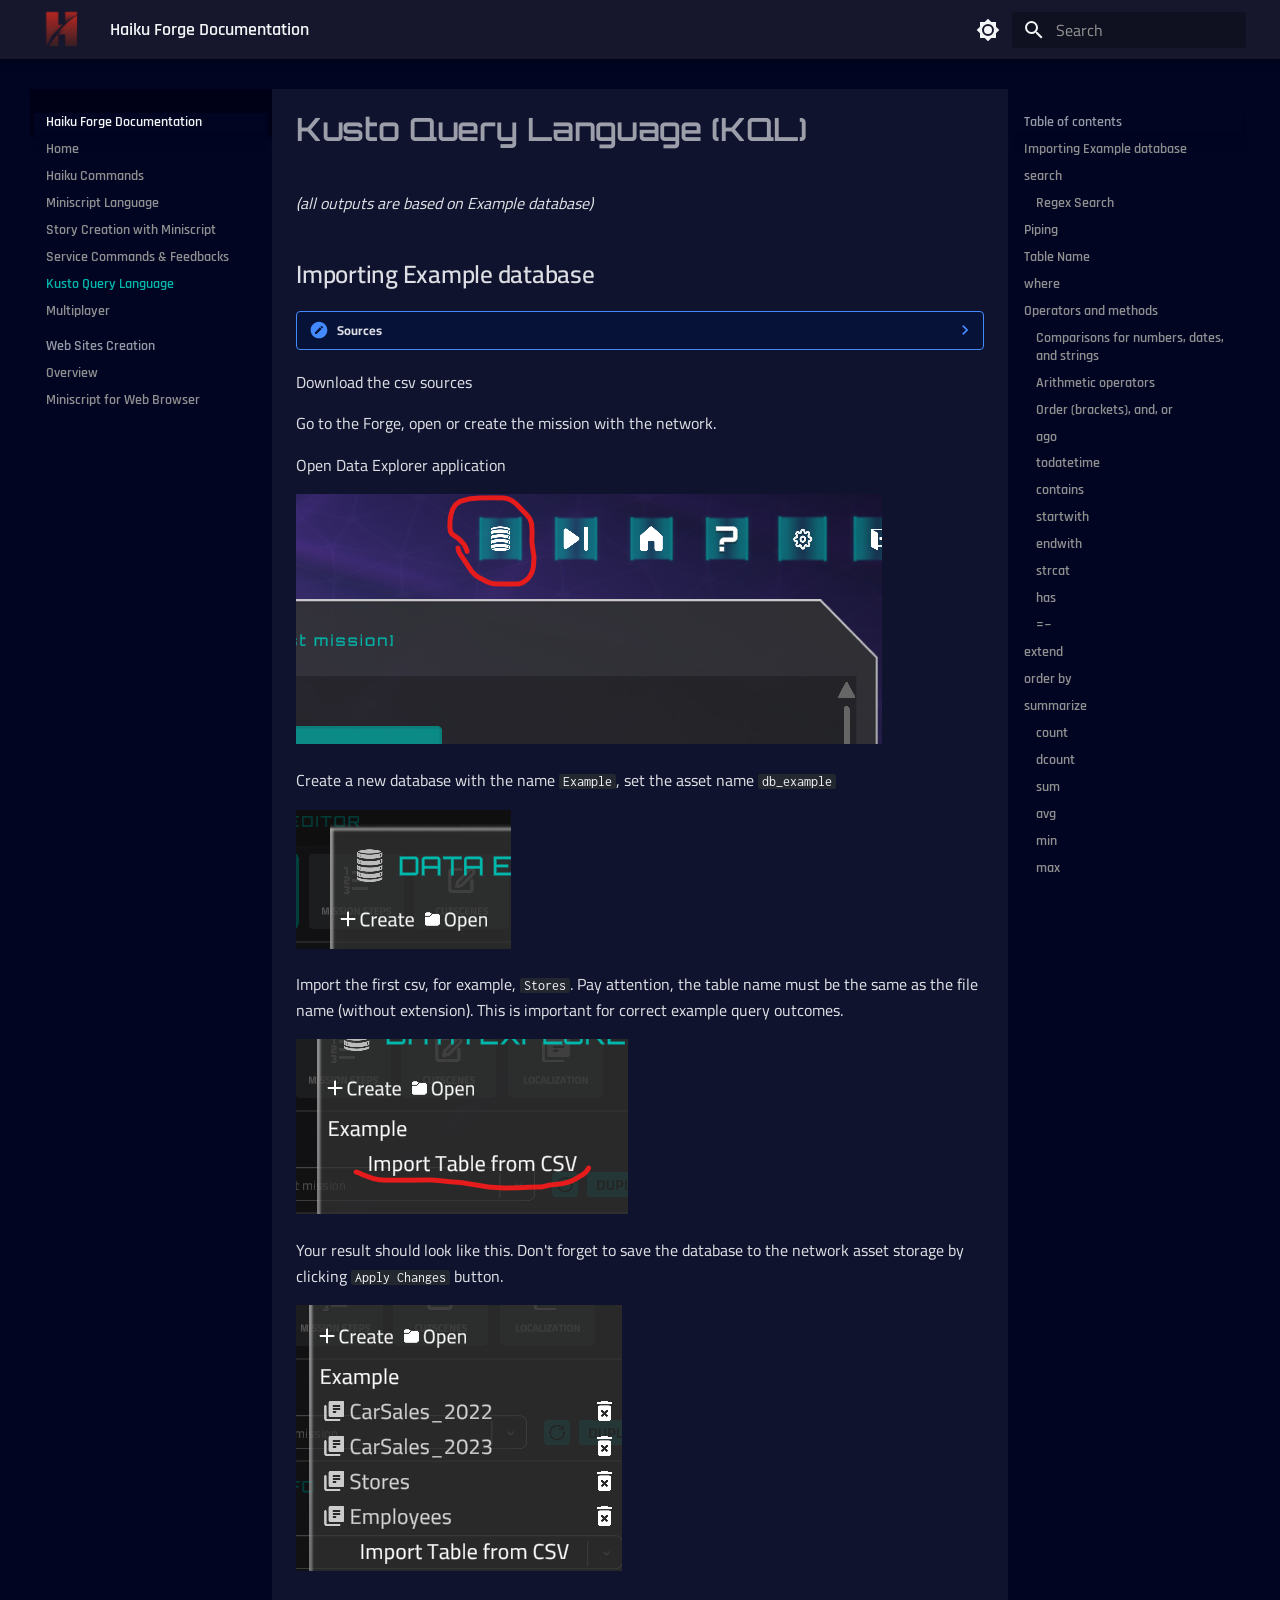
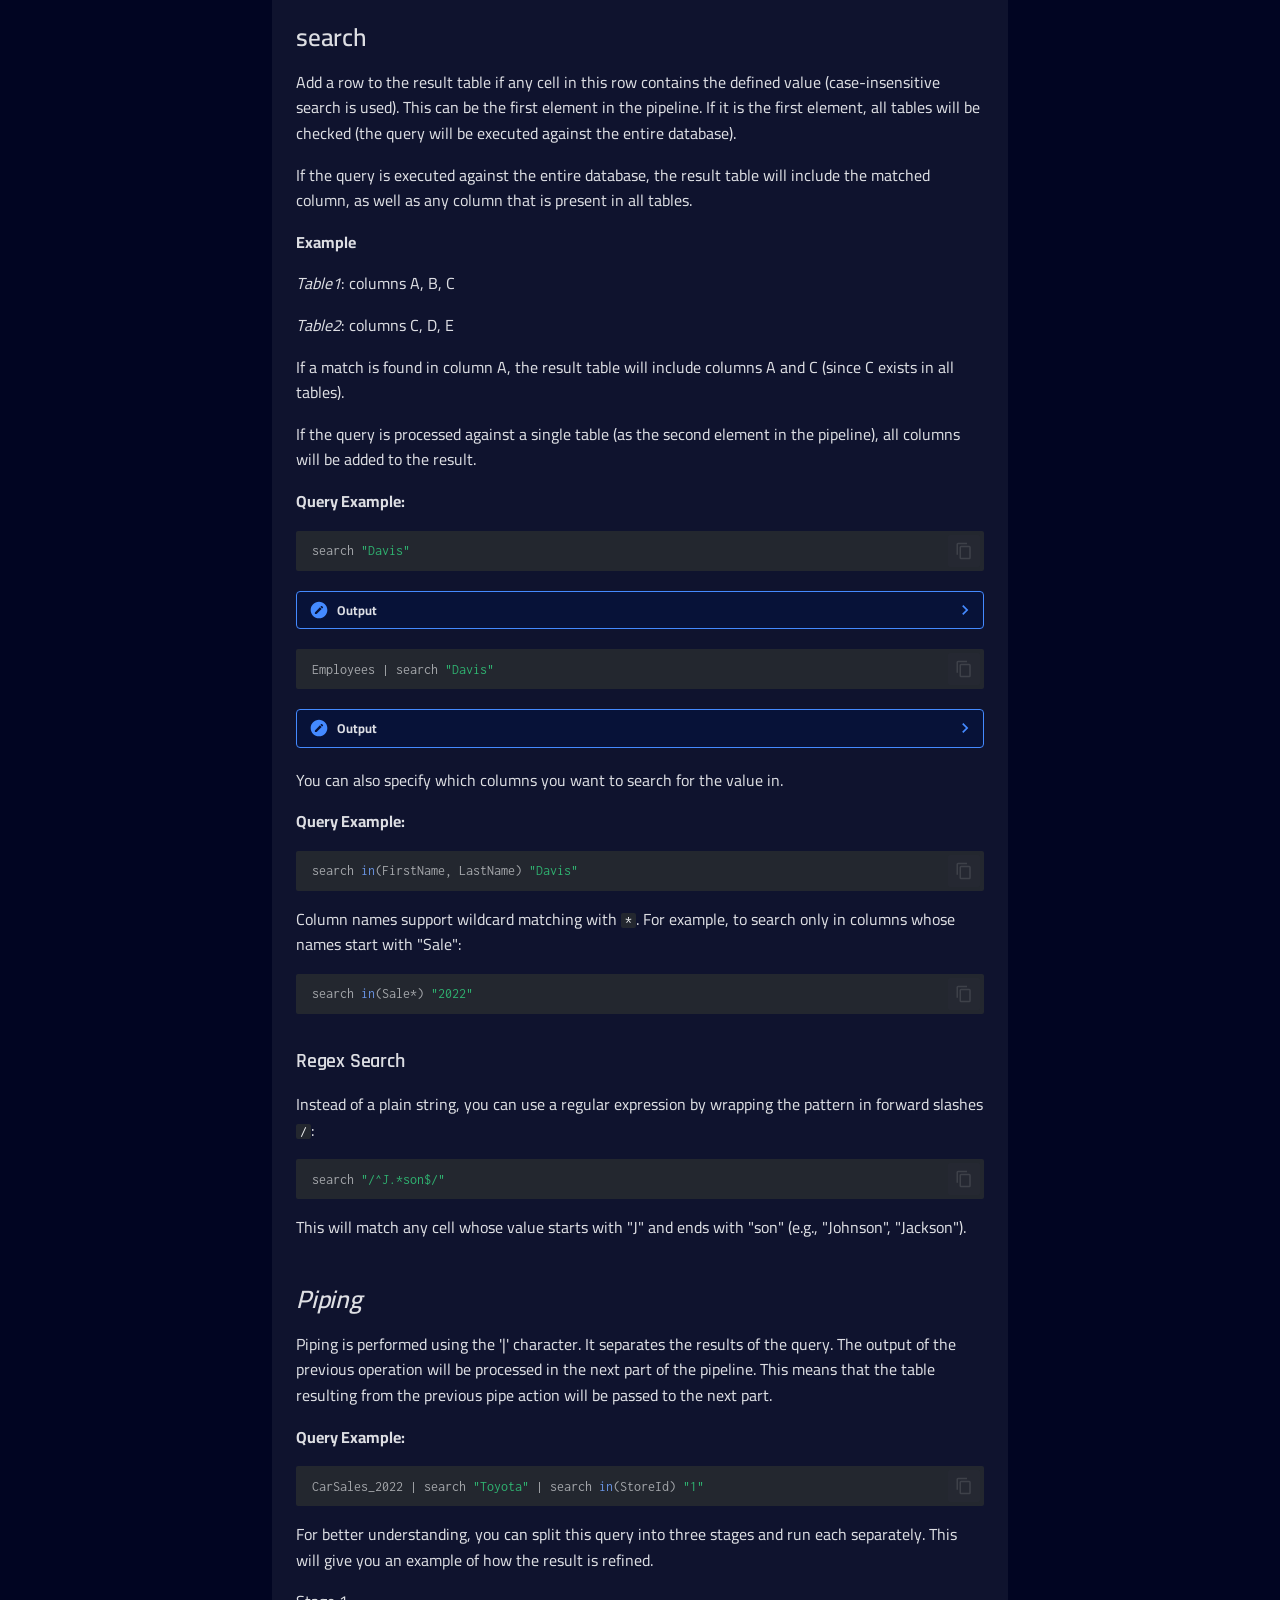
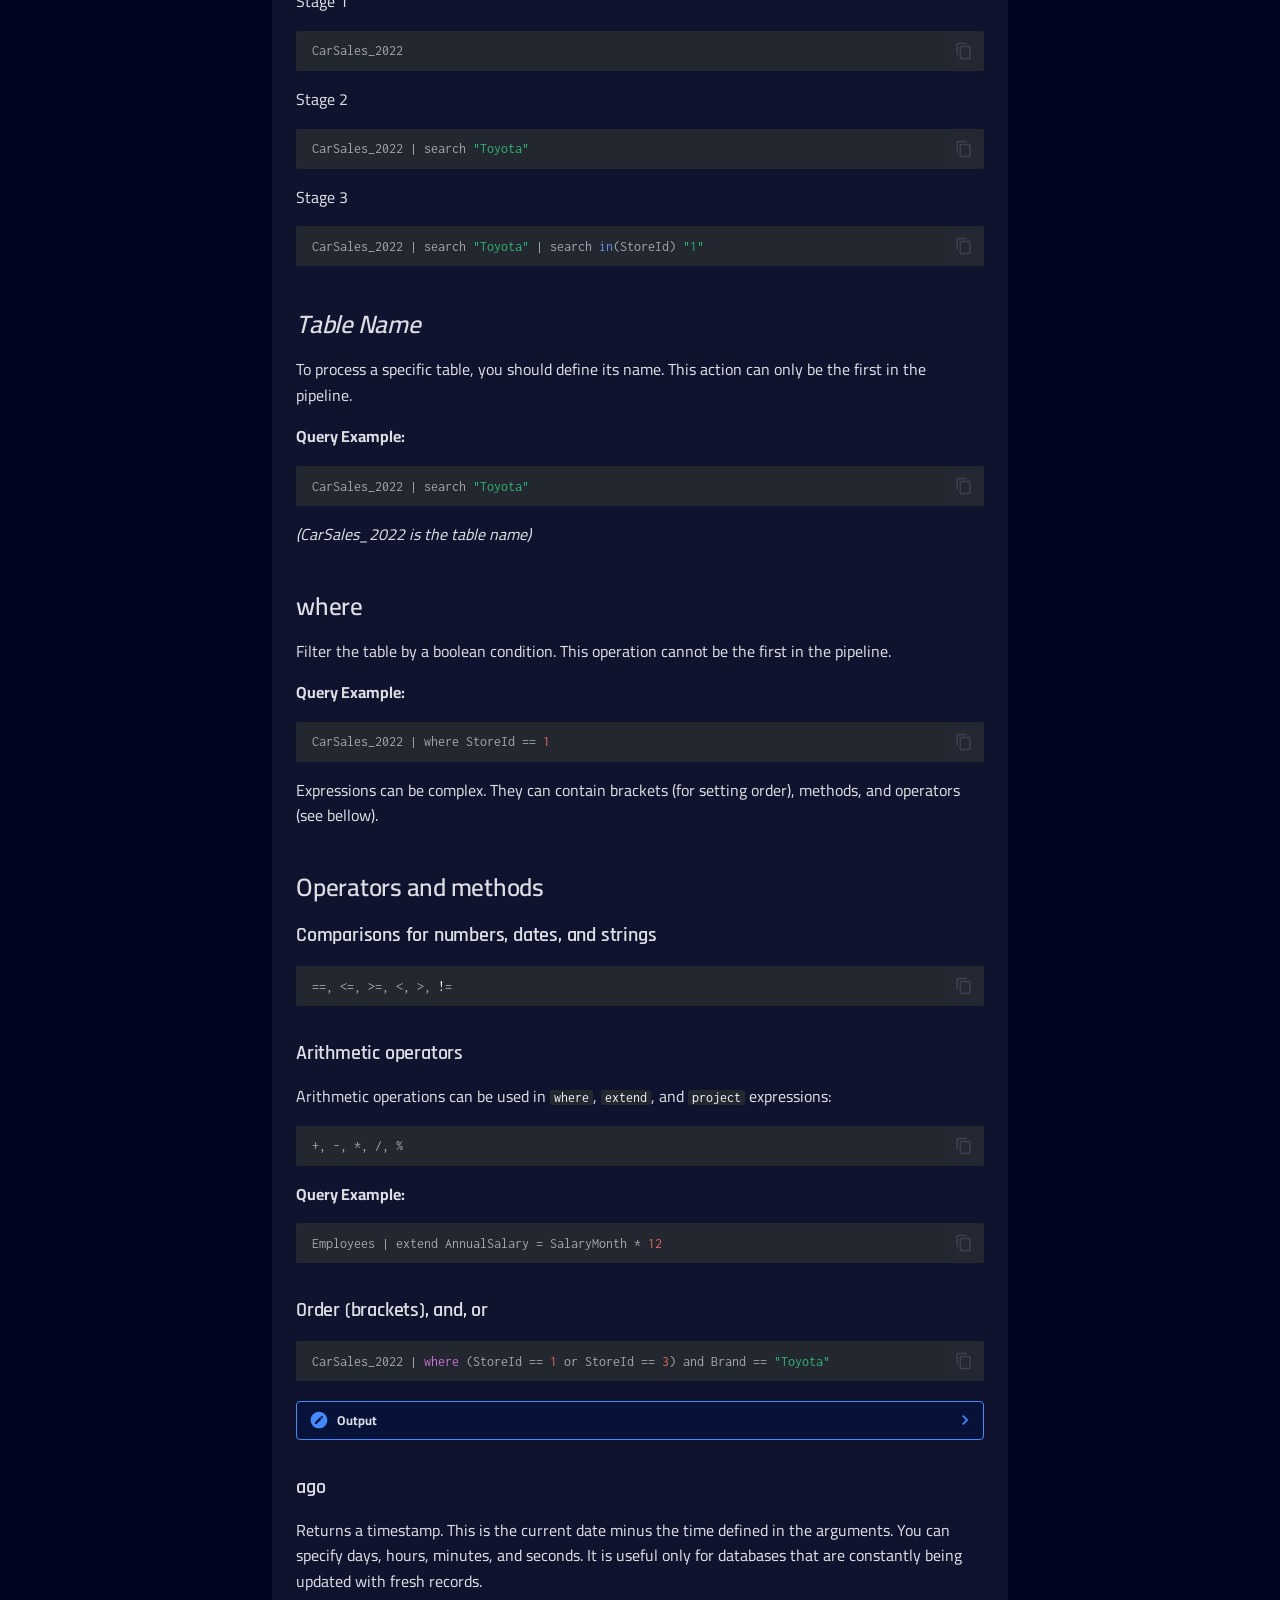
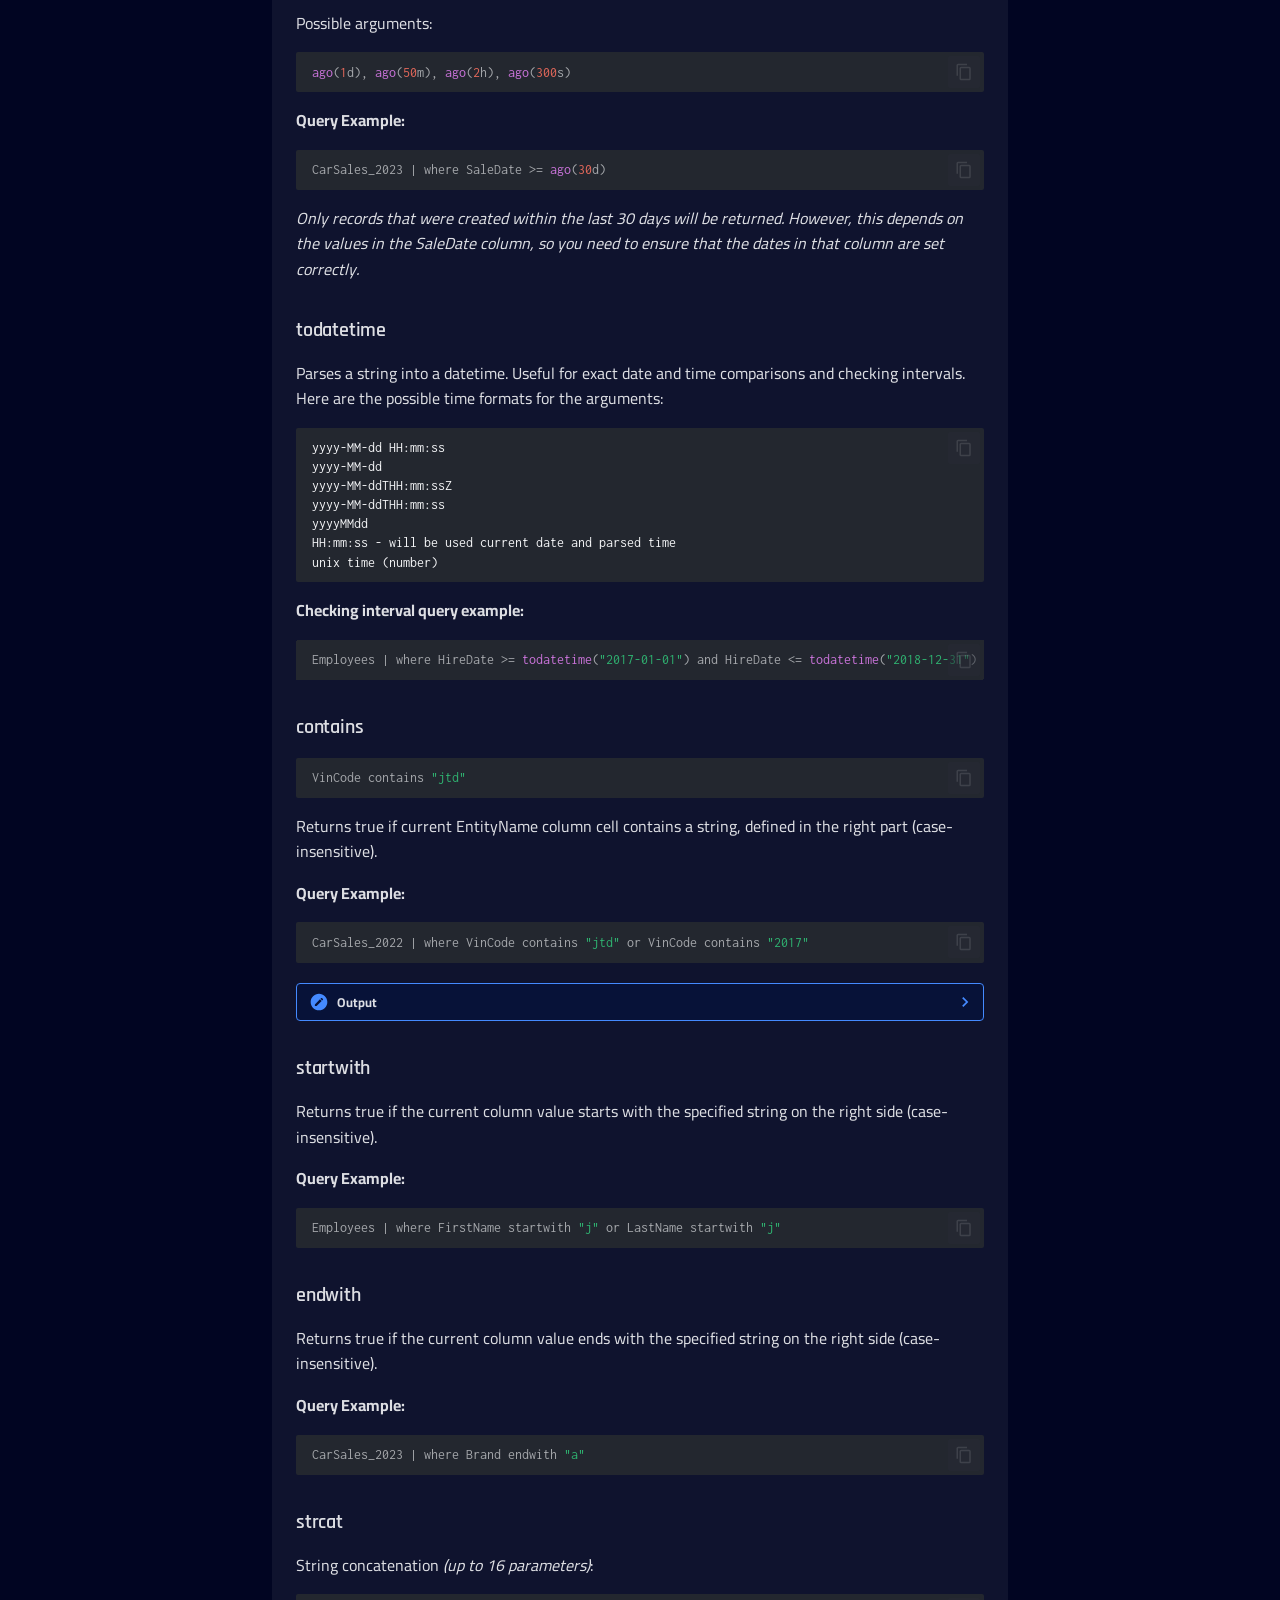
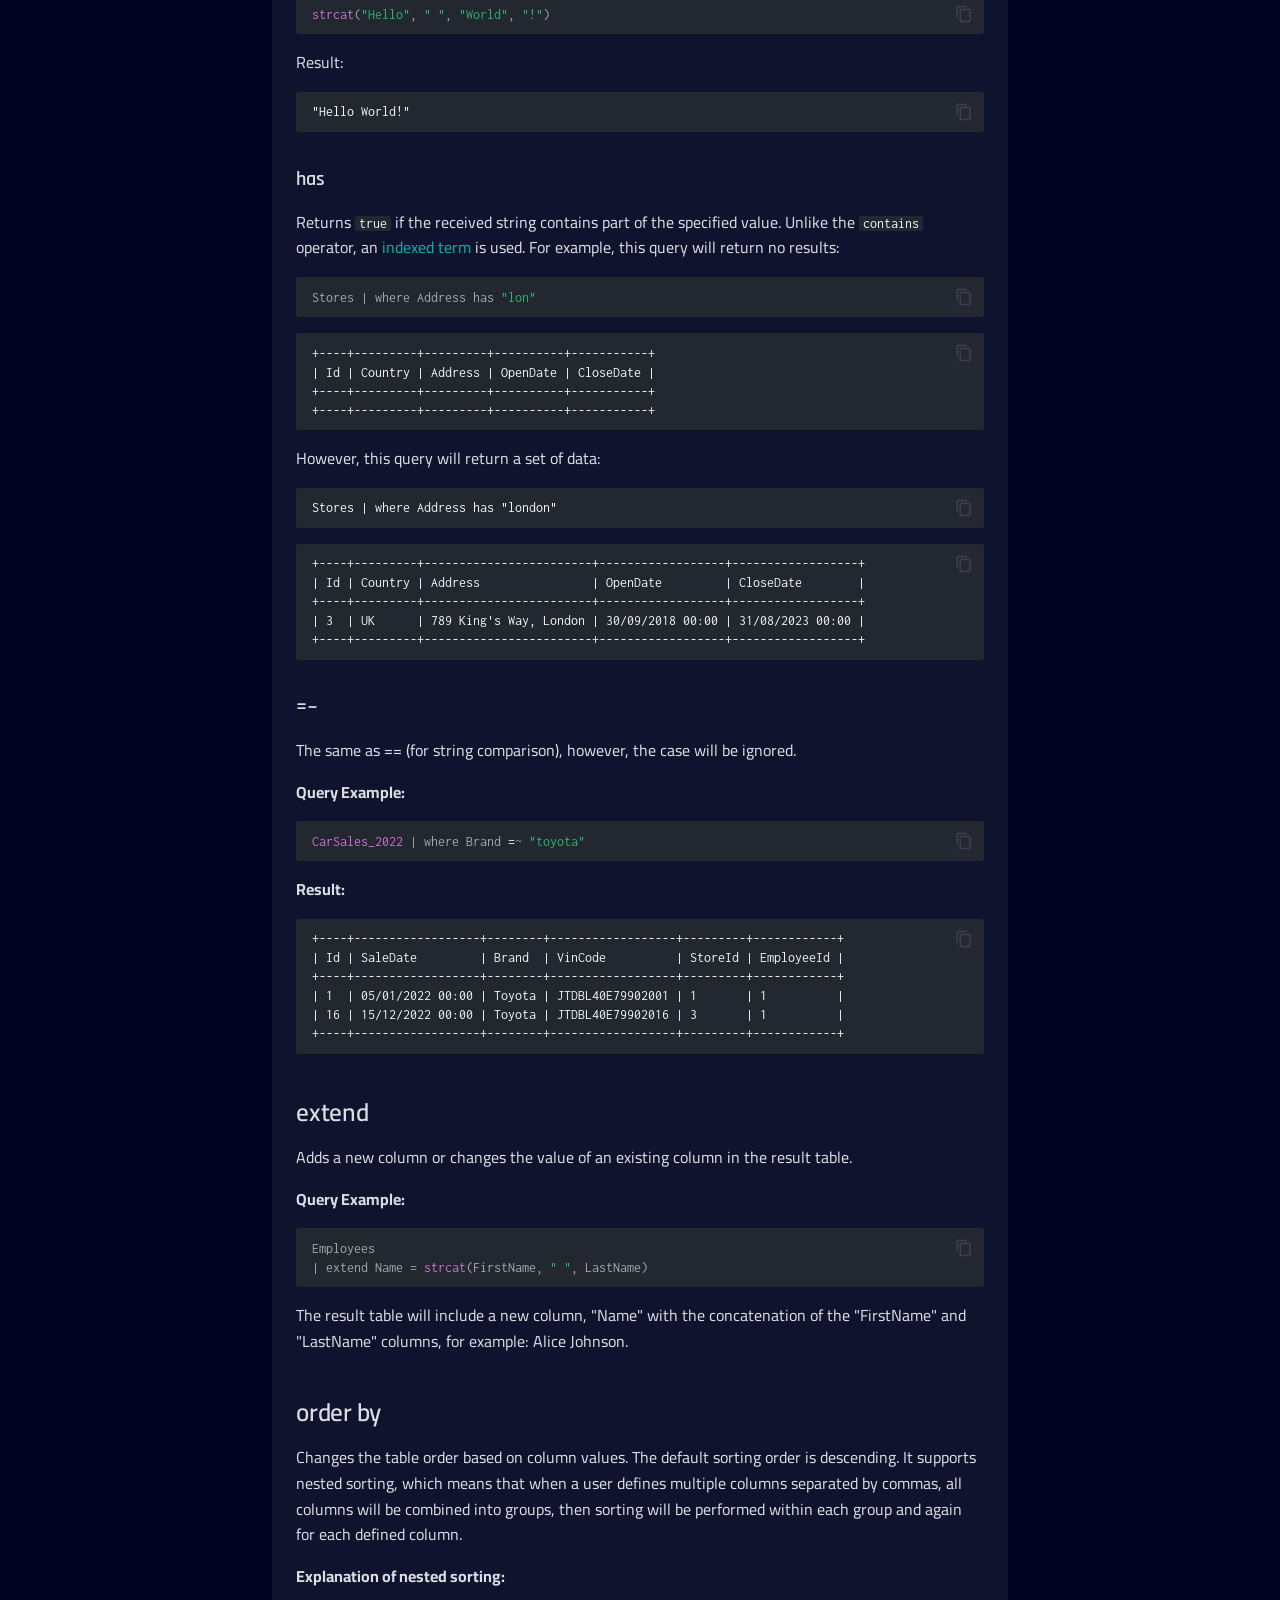
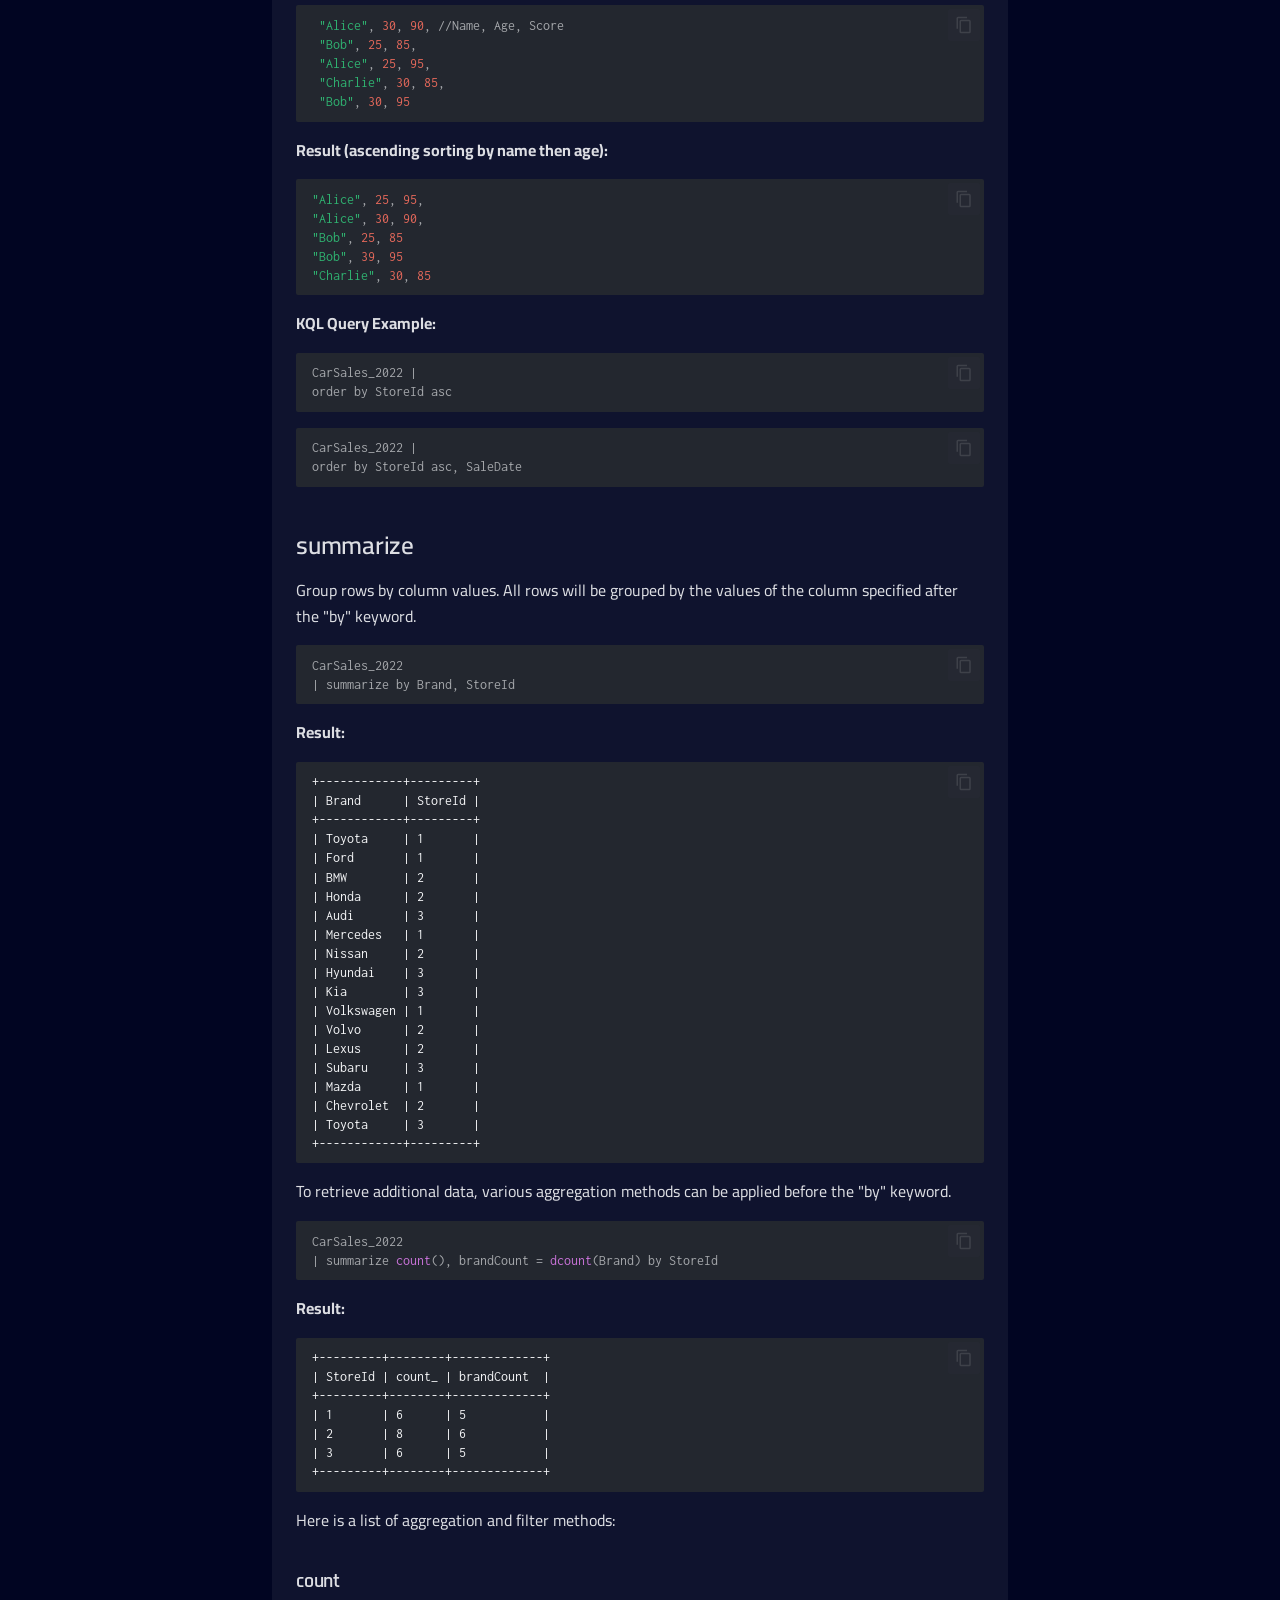
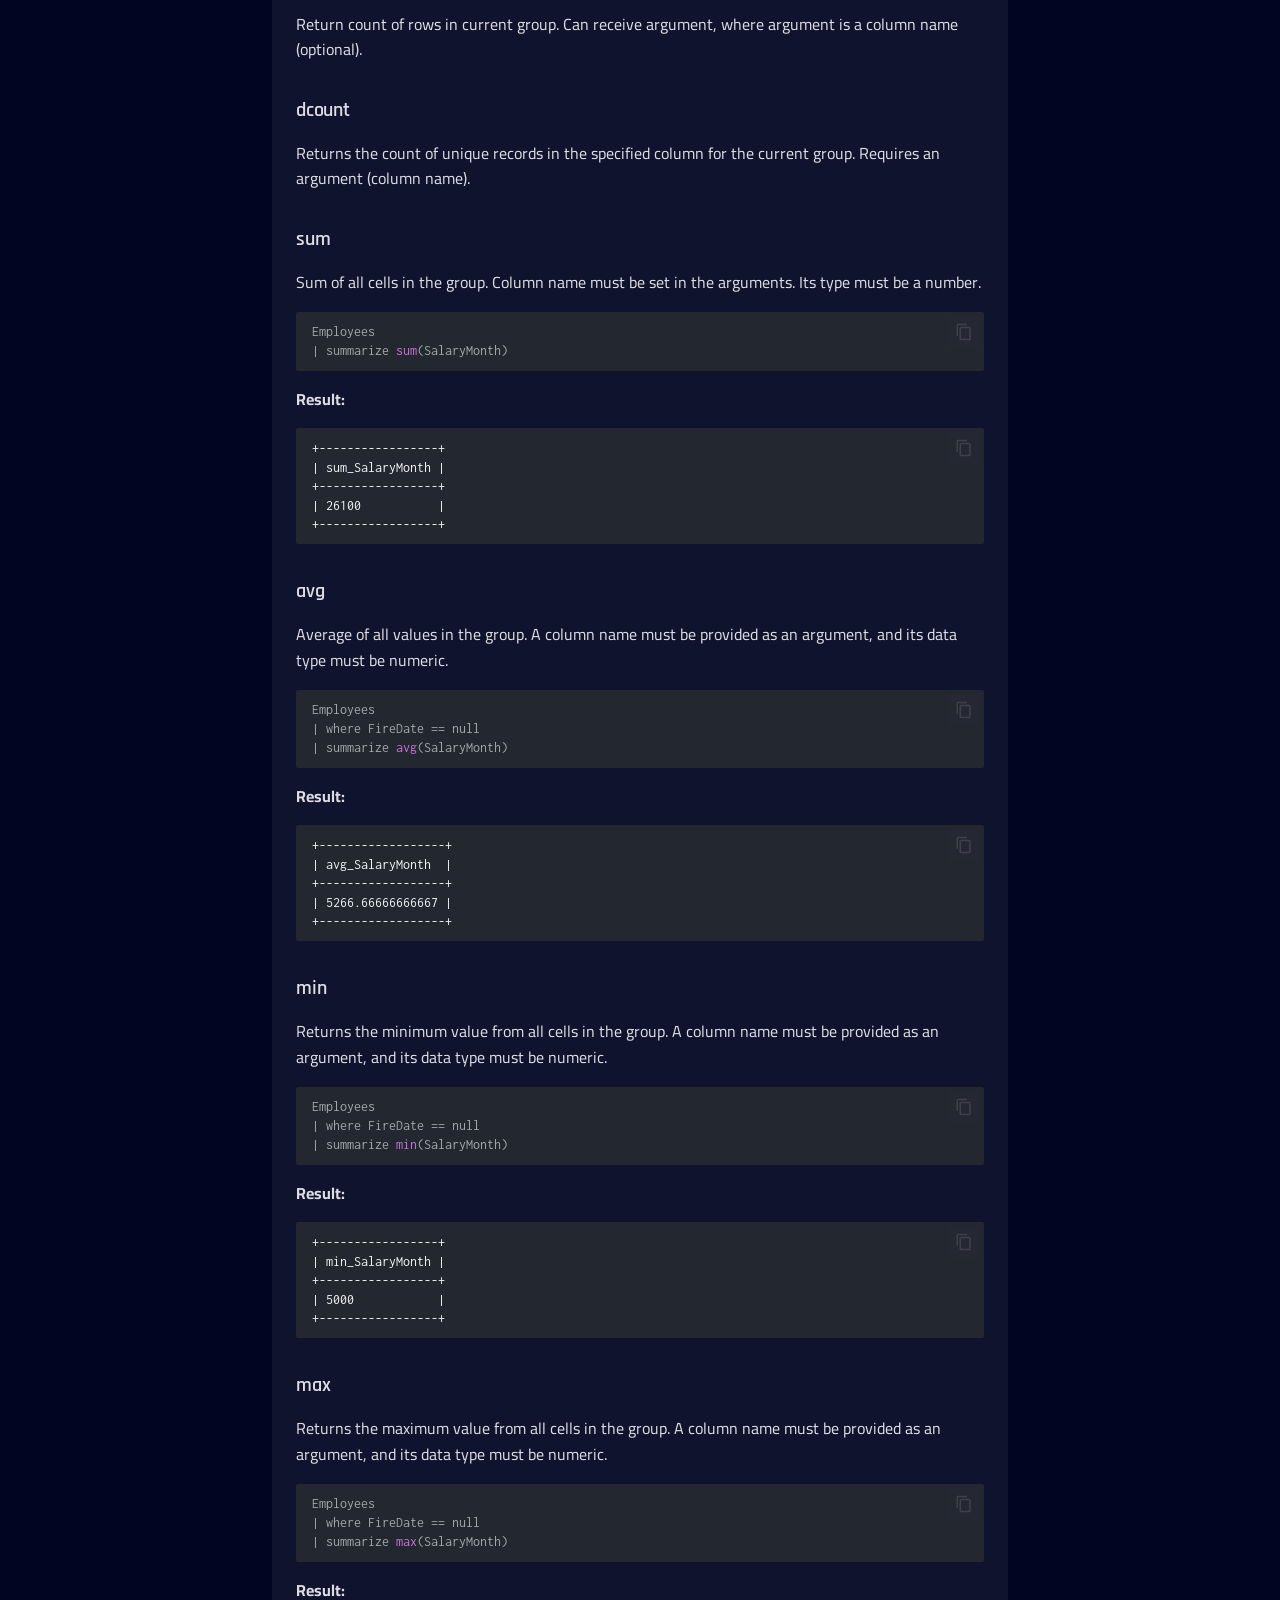
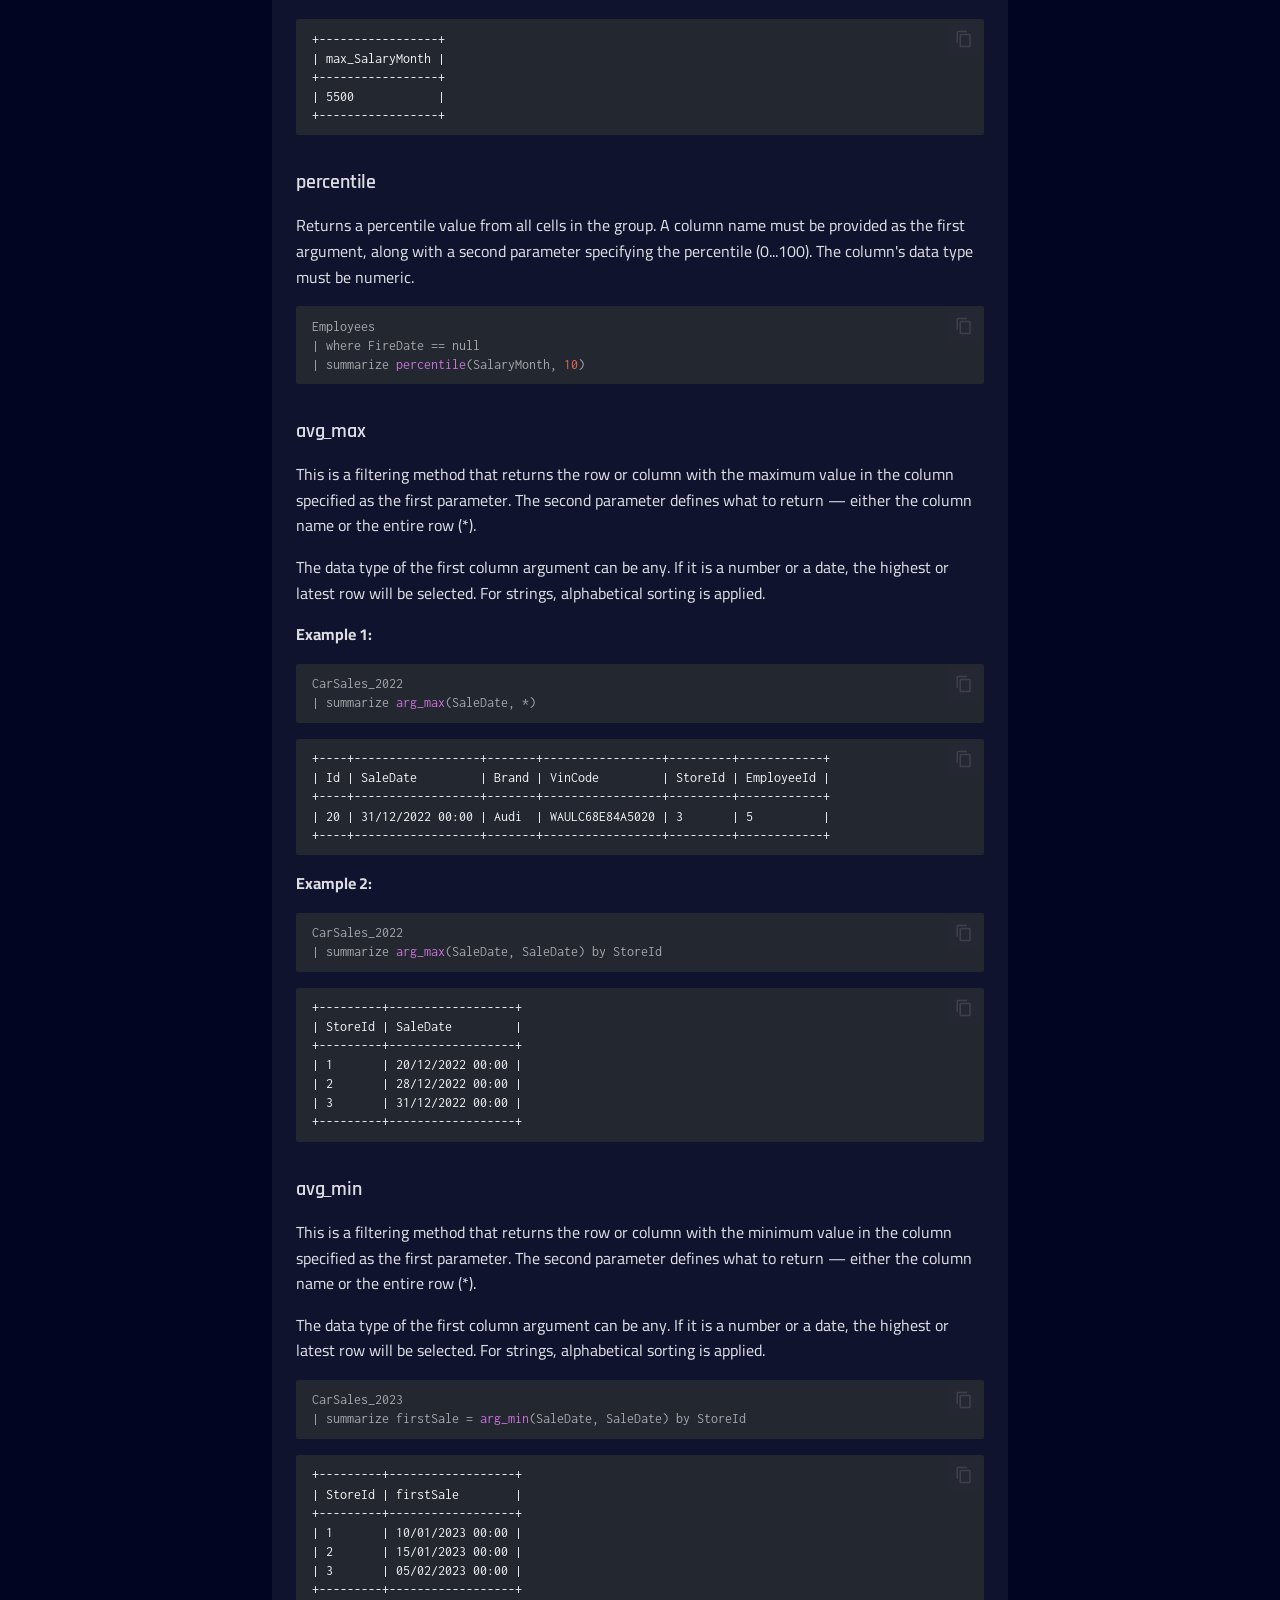
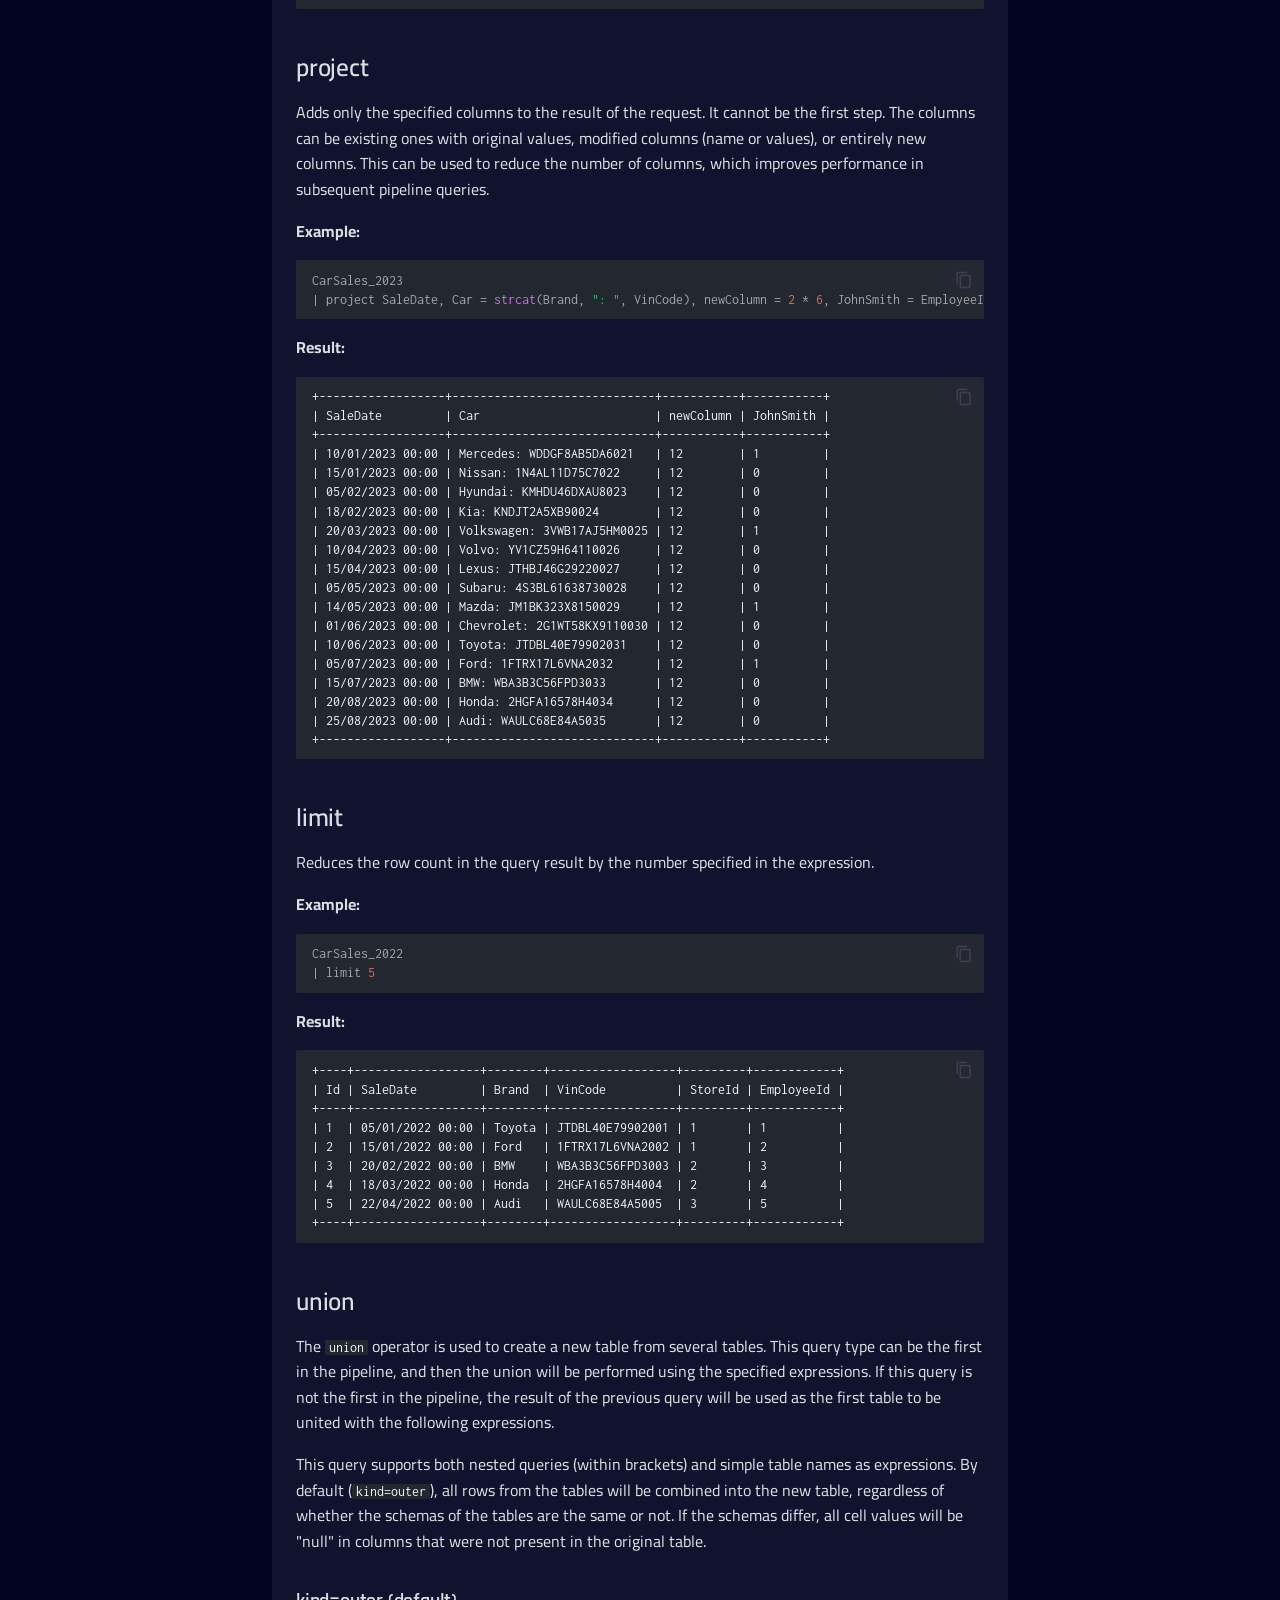
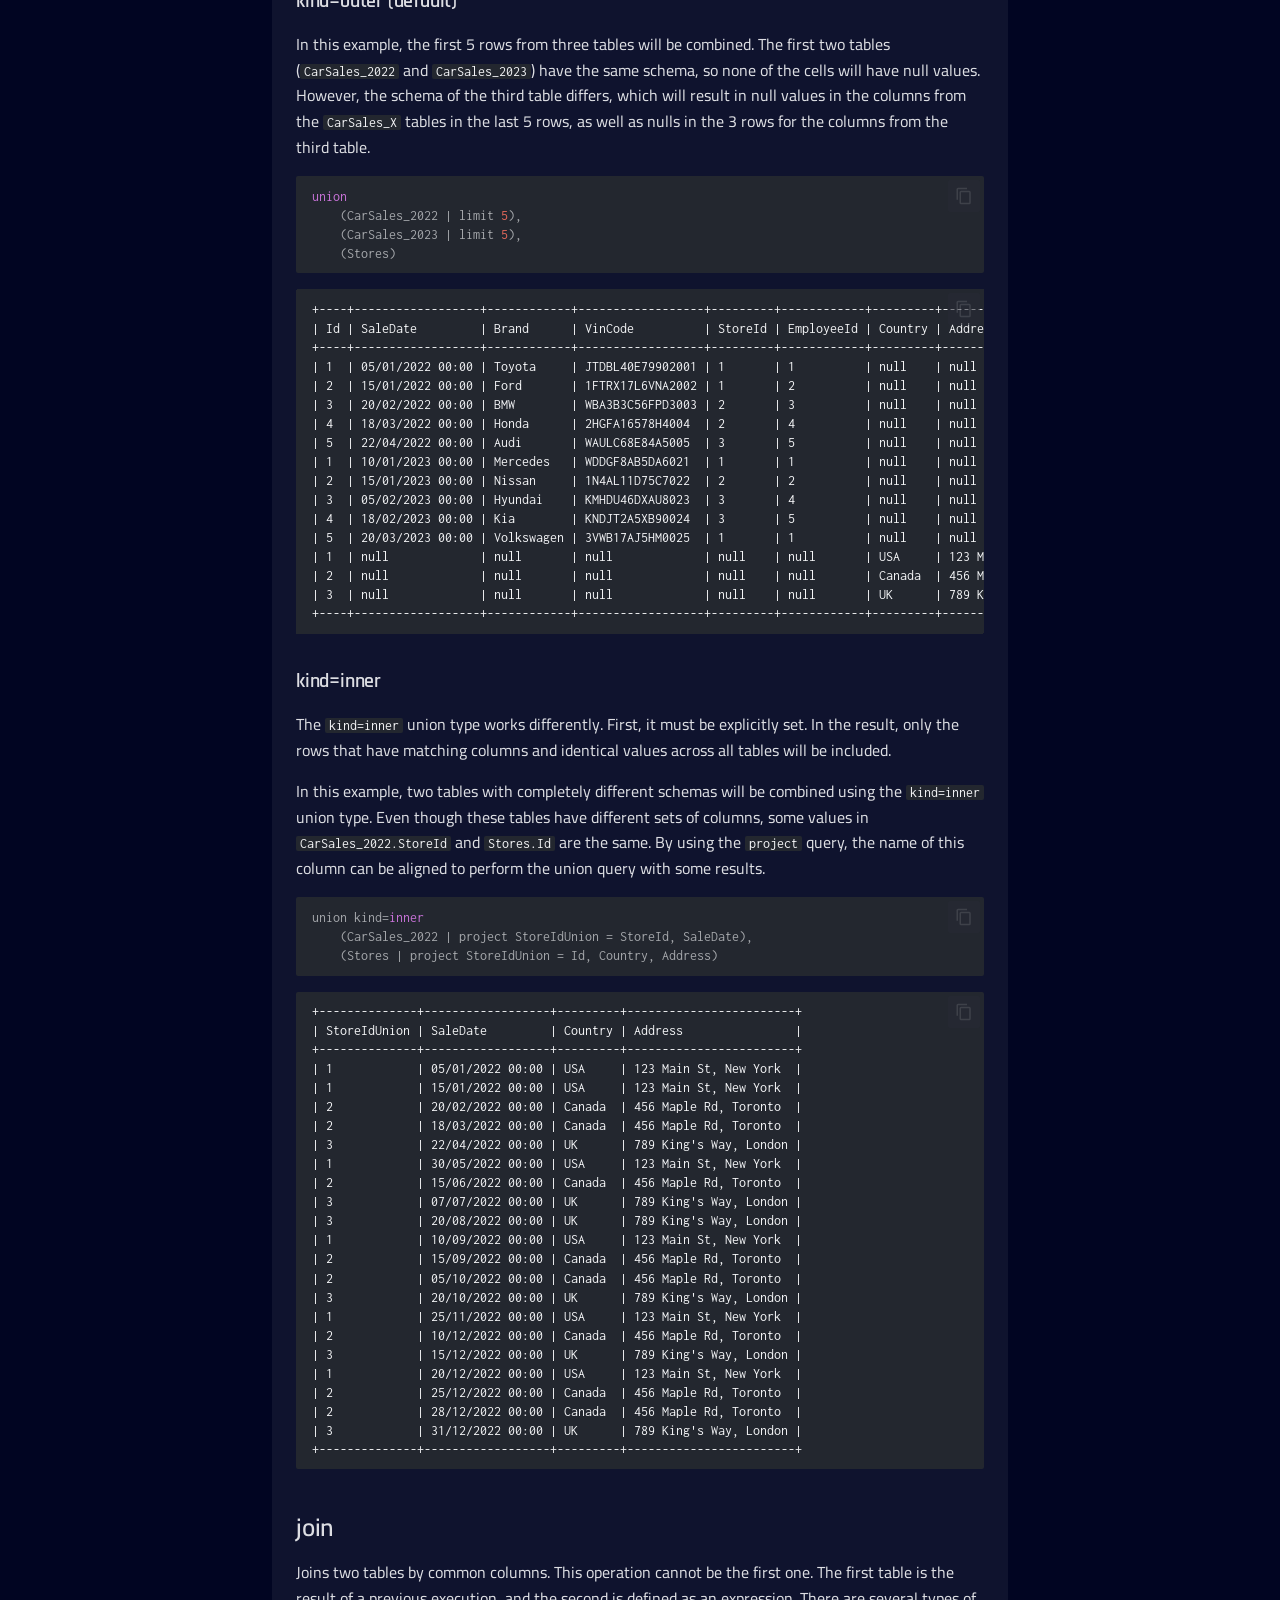
<file: kusto-query-language/index.html>
<!doctype html>
<html lang="en" class="no-js">
  <head>
    
      <meta charset="utf-8">
      <meta name="viewport" content="width=device-width,initial-scale=1">
      
      
      
        <link rel="canonical" href="https://haiku-inc.github.io/HaikuForgeDocumentation/kusto-query-language/">
      
      
        <link rel="prev" href="../service-commands-and-feedbacks/">
      
      
        <link rel="next" href="../multiplayer/">
      
      
        
      
      
      <link rel="icon" href="../assets/haiku-logo.png">
      <meta name="generator" content="mkdocs-1.6.1, mkdocs-material-9.8.0">
    
    
      
        <title>Kusto Query Language - Haiku Forge Documentation</title>
      
    
    
      <link rel="stylesheet" href="../assets/stylesheets/main.57a0d79d.min.css">
      
        
        <link rel="stylesheet" href="../assets/stylesheets/palette.fb2fffe2.min.css">
      
      


    
    
      
    
    
      
        
        
        <link rel="preconnect" href="https://fonts.gstatic.com" crossorigin>
        <link rel="stylesheet" href="https://fonts.googleapis.com/css?family=Cairo:300,300i,400,400i,700,700i%7CInconsolata:400,400i,700,700i&display=fallback">
        <style>:root{--md-text-font:"Cairo";--md-code-font:"Inconsolata"}</style>
      
    
    
      <link rel="stylesheet" href="../stylesheets/haiku.css">
    
    <script>__md_scope=new URL("..",location),__md_hash=e=>[...e].reduce(((e,_)=>(e<<5)-e+_.charCodeAt(0)),0),__md_get=(e,_=localStorage,t=__md_scope)=>JSON.parse(_.getItem(t.pathname+"."+e)),__md_set=(e,_,t=localStorage,a=__md_scope)=>{try{t.setItem(a.pathname+"."+e,JSON.stringify(_))}catch(e){}}</script>
    
      

    
    
  </head>
  
  
    
    
      
    
    
    
    
    <body dir="ltr" data-md-color-scheme="slate" data-md-color-primary="custom" data-md-color-accent="custom">
  
    
    <input class="md-toggle" data-md-toggle="drawer" type="checkbox" id="__drawer" autocomplete="off">
    <input class="md-toggle" data-md-toggle="search" type="checkbox" id="__search" autocomplete="off">
    <label class="md-overlay" for="__drawer"></label>
    <div data-md-component="skip">
      
        
        <a href="#kusto-query-language-kql" class="md-skip">
          Skip to content
        </a>
      
    </div>
    <div data-md-component="announce">
      
    </div>
    
    
      

  

<header class="md-header md-header--shadow" data-md-component="header">
  <nav class="md-header__inner md-grid" aria-label="Header">
    <a href=".." title="Haiku Forge Documentation" class="md-header__button md-logo" aria-label="Haiku Forge Documentation" data-md-component="logo">
      
  <img src="../assets/haiku-logo.png" alt="logo">

    </a>
    <label class="md-header__button md-icon" for="__drawer">
      
      <svg xmlns="http://www.w3.org/2000/svg" viewBox="0 0 24 24"><path d="M3 6h18v2H3zm0 5h18v2H3zm0 5h18v2H3z"/></svg>
    </label>
    <div class="md-header__title" data-md-component="header-title">
      <div class="md-header__ellipsis">
        <div class="md-header__topic">
          <span class="md-ellipsis">
            Haiku Forge Documentation
          </span>
        </div>
        <div class="md-header__topic" data-md-component="header-topic">
          <span class="md-ellipsis">
            
              Kusto Query Language
            
          </span>
        </div>
      </div>
    </div>
    
      
        <form class="md-header__option" data-md-component="palette">
  
    
    
    
    <input class="md-option" data-md-color-media="" data-md-color-scheme="slate" data-md-color-primary="custom" data-md-color-accent="custom"  aria-label="Switch to light mode"  type="radio" name="__palette" id="__palette_0">
    
      <label class="md-header__button md-icon" title="Switch to light mode" for="__palette_1" hidden>
        <svg xmlns="http://www.w3.org/2000/svg" viewBox="0 0 24 24"><path d="M12 8a4 4 0 0 0-4 4 4 4 0 0 0 4 4 4 4 0 0 0 4-4 4 4 0 0 0-4-4m0 10a6 6 0 0 1-6-6 6 6 0 0 1 6-6 6 6 0 0 1 6 6 6 6 0 0 1-6 6m8-9.31V4h-4.69L12 .69 8.69 4H4v4.69L.69 12 4 15.31V20h4.69L12 23.31 15.31 20H20v-4.69L23.31 12z"/></svg>
      </label>
    
  
    
    
    
    <input class="md-option" data-md-color-media="" data-md-color-scheme="default" data-md-color-primary="custom" data-md-color-accent="custom"  aria-label="Switch to dark mode"  type="radio" name="__palette" id="__palette_1">
    
      <label class="md-header__button md-icon" title="Switch to dark mode" for="__palette_0" hidden>
        <svg xmlns="http://www.w3.org/2000/svg" viewBox="0 0 24 24"><path d="M12 18c-.89 0-1.74-.2-2.5-.55C11.56 16.5 13 14.42 13 12s-1.44-4.5-3.5-5.45C10.26 6.2 11.11 6 12 6a6 6 0 0 1 6 6 6 6 0 0 1-6 6m8-9.31V4h-4.69L12 .69 8.69 4H4v4.69L.69 12 4 15.31V20h4.69L12 23.31 15.31 20H20v-4.69L23.31 12z"/></svg>
      </label>
    
  
</form>
      
    
    
      <script>var palette=__md_get("__palette");if(palette&&palette.color){if("(prefers-color-scheme)"===palette.color.media){var media=matchMedia("(prefers-color-scheme: light)"),input=document.querySelector(media.matches?"[data-md-color-media='(prefers-color-scheme: light)']":"[data-md-color-media='(prefers-color-scheme: dark)']");palette.color.media=input.getAttribute("data-md-color-media"),palette.color.scheme=input.getAttribute("data-md-color-scheme"),palette.color.primary=input.getAttribute("data-md-color-primary"),palette.color.accent=input.getAttribute("data-md-color-accent")}for(var[key,value]of Object.entries(palette.color))document.body.setAttribute("data-md-color-"+key,value)}</script>
    
    
    
      
      
        <label class="md-header__button md-icon" for="__search">
          
          <svg xmlns="http://www.w3.org/2000/svg" viewBox="0 0 24 24"><path d="M9.5 3A6.5 6.5 0 0 1 16 9.5c0 1.61-.59 3.09-1.56 4.23l.27.27h.79l5 5-1.5 1.5-5-5v-.79l-.27-.27A6.52 6.52 0 0 1 9.5 16 6.5 6.5 0 0 1 3 9.5 6.5 6.5 0 0 1 9.5 3m0 2C7 5 5 7 5 9.5S7 14 9.5 14 14 12 14 9.5 12 5 9.5 5"/></svg>
        </label>
        <div class="md-search" data-md-component="search" role="dialog">
  <label class="md-search__overlay" for="__search"></label>
  <div class="md-search__inner" role="search">
    <form class="md-search__form" name="search">
      <input type="text" class="md-search__input" name="query" aria-label="Search" placeholder="Search" autocapitalize="off" autocorrect="off" autocomplete="off" spellcheck="false" data-md-component="search-query" required>
      <label class="md-search__icon md-icon" for="__search">
        
        <svg xmlns="http://www.w3.org/2000/svg" viewBox="0 0 24 24"><path d="M9.5 3A6.5 6.5 0 0 1 16 9.5c0 1.61-.59 3.09-1.56 4.23l.27.27h.79l5 5-1.5 1.5-5-5v-.79l-.27-.27A6.52 6.52 0 0 1 9.5 16 6.5 6.5 0 0 1 3 9.5 6.5 6.5 0 0 1 9.5 3m0 2C7 5 5 7 5 9.5S7 14 9.5 14 14 12 14 9.5 12 5 9.5 5"/></svg>
        
        <svg xmlns="http://www.w3.org/2000/svg" viewBox="0 0 24 24"><path d="M20 11v2H8l5.5 5.5-1.42 1.42L4.16 12l7.92-7.92L13.5 5.5 8 11z"/></svg>
      </label>
      <nav class="md-search__options" aria-label="Search">
        
        <button type="reset" class="md-search__icon md-icon" title="Clear" aria-label="Clear" tabindex="-1">
          
          <svg xmlns="http://www.w3.org/2000/svg" viewBox="0 0 24 24"><path d="M19 6.41 17.59 5 12 10.59 6.41 5 5 6.41 10.59 12 5 17.59 6.41 19 12 13.41 17.59 19 19 17.59 13.41 12z"/></svg>
        </button>
      </nav>
      
        <div class="md-search__suggest" data-md-component="search-suggest"></div>
      
    </form>
    <div class="md-search__output">
      <div class="md-search__scrollwrap" tabindex="0" data-md-scrollfix>
        <div class="md-search-result" data-md-component="search-result">
          <div class="md-search-result__meta">
            Initializing search
          </div>
          <ol class="md-search-result__list" role="presentation"></ol>
        </div>
      </div>
    </div>
  </div>
</div>
      
    
    
  </nav>
  
</header>
    
    <div class="md-container" data-md-component="container">
      
      
        
          
        
      
      <main class="md-main" data-md-component="main">
        <div class="md-main__inner md-grid">
          
            
              
              <div class="md-sidebar md-sidebar--primary" data-md-component="sidebar" data-md-type="navigation" >
                <div class="md-sidebar__scrollwrap">
                  <div class="md-sidebar__inner">
                    



<nav class="md-nav md-nav--primary" aria-label="Navigation" data-md-level="0">
  <label class="md-nav__title" for="__drawer">
    <a href=".." title="Haiku Forge Documentation" class="md-nav__button md-logo" aria-label="Haiku Forge Documentation" data-md-component="logo">
      
  <img src="../assets/haiku-logo.png" alt="logo">

    </a>
    Haiku Forge Documentation
  </label>
  
  <ul class="md-nav__list" data-md-scrollfix>
    
      
      
  
  
  
  
    <li class="md-nav__item">
      <a href=".." class="md-nav__link">
        
  
  
  <span class="md-ellipsis">
    
  
    Home
  

    
  </span>
  
  

      </a>
    </li>
  

    
      
      
  
  
  
  
    <li class="md-nav__item">
      <a href="../haiku-commands/" class="md-nav__link">
        
  
  
  <span class="md-ellipsis">
    
  
    Haiku Commands
  

    
  </span>
  
  

      </a>
    </li>
  

    
      
      
  
  
  
  
    <li class="md-nav__item">
      <a href="../miniscript-anvil-scripting-language/" class="md-nav__link">
        
  
  
  <span class="md-ellipsis">
    
  
    Miniscript Language
  

    
  </span>
  
  

      </a>
    </li>
  

    
      
      
  
  
  
  
    <li class="md-nav__item">
      <a href="../story-creation-with-miniscript/" class="md-nav__link">
        
  
  
  <span class="md-ellipsis">
    
  
    Story Creation with Miniscript
  

    
  </span>
  
  

      </a>
    </li>
  

    
      
      
  
  
  
  
    <li class="md-nav__item">
      <a href="../service-commands-and-feedbacks/" class="md-nav__link">
        
  
  
  <span class="md-ellipsis">
    
  
    Service Commands & Feedbacks
  

    
  </span>
  
  

      </a>
    </li>
  

    
      
      
  
  
    
  
  
  
    <li class="md-nav__item md-nav__item--active">
      
      <input class="md-nav__toggle md-toggle" type="checkbox" id="__toc">
      
      
        
      
      
        <label class="md-nav__link md-nav__link--active" for="__toc">
          
  
  
  <span class="md-ellipsis">
    
  
    Kusto Query Language
  

    
  </span>
  
  

          <span class="md-nav__icon md-icon"></span>
        </label>
      
      <a href="./" class="md-nav__link md-nav__link--active">
        
  
  
  <span class="md-ellipsis">
    
  
    Kusto Query Language
  

    
  </span>
  
  

      </a>
      
        

<nav class="md-nav md-nav--secondary" aria-label="Table of contents">
  
  
  
    
  
  
    <label class="md-nav__title" for="__toc">
      <span class="md-nav__icon md-icon"></span>
      Table of contents
    </label>
    <ul class="md-nav__list" data-md-component="toc" data-md-scrollfix>
      
        <li class="md-nav__item">
  <a href="#importing-example-database" class="md-nav__link">
    <span class="md-ellipsis">
      
        Importing Example database
      
    </span>
  </a>
  
</li>
      
        <li class="md-nav__item">
  <a href="#search" class="md-nav__link">
    <span class="md-ellipsis">
      
        search
      
    </span>
  </a>
  
    <nav class="md-nav" aria-label="search">
      <ul class="md-nav__list">
        
          <li class="md-nav__item">
  <a href="#regex-search" class="md-nav__link">
    <span class="md-ellipsis">
      
        Regex Search
      
    </span>
  </a>
  
</li>
        
      </ul>
    </nav>
  
</li>
      
        <li class="md-nav__item">
  <a href="#piping" class="md-nav__link">
    <span class="md-ellipsis">
      
        Piping
      
    </span>
  </a>
  
</li>
      
        <li class="md-nav__item">
  <a href="#table-name" class="md-nav__link">
    <span class="md-ellipsis">
      
        Table Name
      
    </span>
  </a>
  
</li>
      
        <li class="md-nav__item">
  <a href="#where" class="md-nav__link">
    <span class="md-ellipsis">
      
        where
      
    </span>
  </a>
  
</li>
      
        <li class="md-nav__item">
  <a href="#operators-and-methods" class="md-nav__link">
    <span class="md-ellipsis">
      
        Operators and methods
      
    </span>
  </a>
  
    <nav class="md-nav" aria-label="Operators and methods">
      <ul class="md-nav__list">
        
          <li class="md-nav__item">
  <a href="#comparisons-for-numbers-dates-and-strings" class="md-nav__link">
    <span class="md-ellipsis">
      
        Comparisons for numbers, dates, and strings
      
    </span>
  </a>
  
</li>
        
          <li class="md-nav__item">
  <a href="#arithmetic-operators" class="md-nav__link">
    <span class="md-ellipsis">
      
        Arithmetic operators
      
    </span>
  </a>
  
</li>
        
          <li class="md-nav__item">
  <a href="#order-brackets-and-or" class="md-nav__link">
    <span class="md-ellipsis">
      
        Order (brackets), and, or
      
    </span>
  </a>
  
</li>
        
          <li class="md-nav__item">
  <a href="#ago" class="md-nav__link">
    <span class="md-ellipsis">
      
        ago
      
    </span>
  </a>
  
</li>
        
          <li class="md-nav__item">
  <a href="#todatetime" class="md-nav__link">
    <span class="md-ellipsis">
      
        todatetime
      
    </span>
  </a>
  
</li>
        
          <li class="md-nav__item">
  <a href="#contains" class="md-nav__link">
    <span class="md-ellipsis">
      
        contains
      
    </span>
  </a>
  
</li>
        
          <li class="md-nav__item">
  <a href="#startwith" class="md-nav__link">
    <span class="md-ellipsis">
      
        startwith
      
    </span>
  </a>
  
</li>
        
          <li class="md-nav__item">
  <a href="#endwith" class="md-nav__link">
    <span class="md-ellipsis">
      
        endwith
      
    </span>
  </a>
  
</li>
        
          <li class="md-nav__item">
  <a href="#strcat" class="md-nav__link">
    <span class="md-ellipsis">
      
        strcat
      
    </span>
  </a>
  
</li>
        
          <li class="md-nav__item">
  <a href="#has" class="md-nav__link">
    <span class="md-ellipsis">
      
        has
      
    </span>
  </a>
  
</li>
        
          <li class="md-nav__item">
  <a href="#_1" class="md-nav__link">
    <span class="md-ellipsis">
      
        =~
      
    </span>
  </a>
  
</li>
        
      </ul>
    </nav>
  
</li>
      
        <li class="md-nav__item">
  <a href="#extend" class="md-nav__link">
    <span class="md-ellipsis">
      
        extend
      
    </span>
  </a>
  
</li>
      
        <li class="md-nav__item">
  <a href="#order-by" class="md-nav__link">
    <span class="md-ellipsis">
      
        order by
      
    </span>
  </a>
  
</li>
      
        <li class="md-nav__item">
  <a href="#summarize" class="md-nav__link">
    <span class="md-ellipsis">
      
        summarize
      
    </span>
  </a>
  
    <nav class="md-nav" aria-label="summarize">
      <ul class="md-nav__list">
        
          <li class="md-nav__item">
  <a href="#count" class="md-nav__link">
    <span class="md-ellipsis">
      
        count
      
    </span>
  </a>
  
</li>
        
          <li class="md-nav__item">
  <a href="#dcount" class="md-nav__link">
    <span class="md-ellipsis">
      
        dcount
      
    </span>
  </a>
  
</li>
        
          <li class="md-nav__item">
  <a href="#sum" class="md-nav__link">
    <span class="md-ellipsis">
      
        sum
      
    </span>
  </a>
  
</li>
        
          <li class="md-nav__item">
  <a href="#avg" class="md-nav__link">
    <span class="md-ellipsis">
      
        avg
      
    </span>
  </a>
  
</li>
        
          <li class="md-nav__item">
  <a href="#min" class="md-nav__link">
    <span class="md-ellipsis">
      
        min
      
    </span>
  </a>
  
</li>
        
          <li class="md-nav__item">
  <a href="#max" class="md-nav__link">
    <span class="md-ellipsis">
      
        max
      
    </span>
  </a>
  
</li>
        
          <li class="md-nav__item">
  <a href="#percentile" class="md-nav__link">
    <span class="md-ellipsis">
      
        percentile
      
    </span>
  </a>
  
</li>
        
          <li class="md-nav__item">
  <a href="#avg_max" class="md-nav__link">
    <span class="md-ellipsis">
      
        avg_max
      
    </span>
  </a>
  
</li>
        
          <li class="md-nav__item">
  <a href="#avg_min" class="md-nav__link">
    <span class="md-ellipsis">
      
        avg_min
      
    </span>
  </a>
  
</li>
        
      </ul>
    </nav>
  
</li>
      
        <li class="md-nav__item">
  <a href="#project" class="md-nav__link">
    <span class="md-ellipsis">
      
        project
      
    </span>
  </a>
  
</li>
      
        <li class="md-nav__item">
  <a href="#limit" class="md-nav__link">
    <span class="md-ellipsis">
      
        limit
      
    </span>
  </a>
  
</li>
      
        <li class="md-nav__item">
  <a href="#union" class="md-nav__link">
    <span class="md-ellipsis">
      
        union
      
    </span>
  </a>
  
    <nav class="md-nav" aria-label="union">
      <ul class="md-nav__list">
        
          <li class="md-nav__item">
  <a href="#kindouter-default" class="md-nav__link">
    <span class="md-ellipsis">
      
        kind=outer (default)
      
    </span>
  </a>
  
</li>
        
          <li class="md-nav__item">
  <a href="#kindinner" class="md-nav__link">
    <span class="md-ellipsis">
      
        kind=inner
      
    </span>
  </a>
  
</li>
        
      </ul>
    </nav>
  
</li>
      
        <li class="md-nav__item">
  <a href="#join" class="md-nav__link">
    <span class="md-ellipsis">
      
        join
      
    </span>
  </a>
  
    <nav class="md-nav" aria-label="join">
      <ul class="md-nav__list">
        
          <li class="md-nav__item">
  <a href="#kindinner_1" class="md-nav__link">
    <span class="md-ellipsis">
      
        kind=inner
      
    </span>
  </a>
  
</li>
        
          <li class="md-nav__item">
  <a href="#kindleftouter" class="md-nav__link">
    <span class="md-ellipsis">
      
        kind=leftouter
      
    </span>
  </a>
  
</li>
        
          <li class="md-nav__item">
  <a href="#kindrightouter" class="md-nav__link">
    <span class="md-ellipsis">
      
        kind=rightouter
      
    </span>
  </a>
  
</li>
        
          <li class="md-nav__item">
  <a href="#kindfullouter" class="md-nav__link">
    <span class="md-ellipsis">
      
        kind=fullouter
      
    </span>
  </a>
  
</li>
        
      </ul>
    </nav>
  
</li>
      
    </ul>
  
</nav>
      
    </li>
  

    
      
      
  
  
  
  
    <li class="md-nav__item">
      <a href="../multiplayer/" class="md-nav__link">
        
  
  
  <span class="md-ellipsis">
    
  
    Multiplayer
  

    
  </span>
  
  

      </a>
    </li>
  

    
      
      
  
  
  
  
    
    
    
    
      
        
        
      
    
    
    <li class="md-nav__item md-nav__item--section md-nav__item--nested">
      
        
        
          
        
        <input class="md-nav__toggle md-toggle md-toggle--indeterminate" type="checkbox" id="__nav_8" >
        
          
          <label class="md-nav__link" for="__nav_8" id="__nav_8_label" tabindex="">
            
  
  
  <span class="md-ellipsis">
    
  
    Web Sites Creation
  

    
  </span>
  
  

            <span class="md-nav__icon md-icon"></span>
          </label>
        
        <nav class="md-nav" data-md-level="1" aria-labelledby="__nav_8_label" aria-expanded="false">
          <label class="md-nav__title" for="__nav_8">
            <span class="md-nav__icon md-icon"></span>
            
  
    Web Sites Creation
  

          </label>
          <ul class="md-nav__list" data-md-scrollfix>
            
              
                
  
  
  
  
    <li class="md-nav__item">
      <a href="../web-sites-creation/" class="md-nav__link">
        
  
  
  <span class="md-ellipsis">
    
  
    Overview
  

    
  </span>
  
  

      </a>
    </li>
  

              
            
              
                
  
  
  
  
    <li class="md-nav__item">
      <a href="../web-sites-creation/miniscript-for-web-browser/" class="md-nav__link">
        
  
  
  <span class="md-ellipsis">
    
  
    Miniscript for Web Browser
  

    
  </span>
  
  

      </a>
    </li>
  

              
            
          </ul>
        </nav>
      
    </li>
  

    
  </ul>
</nav>
                  </div>
                </div>
              </div>
            
            
              
              <div class="md-sidebar md-sidebar--secondary" data-md-component="sidebar" data-md-type="toc" >
                <div class="md-sidebar__scrollwrap">
                  <div class="md-sidebar__inner">
                    

<nav class="md-nav md-nav--secondary" aria-label="Table of contents">
  
  
  
    
  
  
    <label class="md-nav__title" for="__toc">
      <span class="md-nav__icon md-icon"></span>
      Table of contents
    </label>
    <ul class="md-nav__list" data-md-component="toc" data-md-scrollfix>
      
        <li class="md-nav__item">
  <a href="#importing-example-database" class="md-nav__link">
    <span class="md-ellipsis">
      
        Importing Example database
      
    </span>
  </a>
  
</li>
      
        <li class="md-nav__item">
  <a href="#search" class="md-nav__link">
    <span class="md-ellipsis">
      
        search
      
    </span>
  </a>
  
    <nav class="md-nav" aria-label="search">
      <ul class="md-nav__list">
        
          <li class="md-nav__item">
  <a href="#regex-search" class="md-nav__link">
    <span class="md-ellipsis">
      
        Regex Search
      
    </span>
  </a>
  
</li>
        
      </ul>
    </nav>
  
</li>
      
        <li class="md-nav__item">
  <a href="#piping" class="md-nav__link">
    <span class="md-ellipsis">
      
        Piping
      
    </span>
  </a>
  
</li>
      
        <li class="md-nav__item">
  <a href="#table-name" class="md-nav__link">
    <span class="md-ellipsis">
      
        Table Name
      
    </span>
  </a>
  
</li>
      
        <li class="md-nav__item">
  <a href="#where" class="md-nav__link">
    <span class="md-ellipsis">
      
        where
      
    </span>
  </a>
  
</li>
      
        <li class="md-nav__item">
  <a href="#operators-and-methods" class="md-nav__link">
    <span class="md-ellipsis">
      
        Operators and methods
      
    </span>
  </a>
  
    <nav class="md-nav" aria-label="Operators and methods">
      <ul class="md-nav__list">
        
          <li class="md-nav__item">
  <a href="#comparisons-for-numbers-dates-and-strings" class="md-nav__link">
    <span class="md-ellipsis">
      
        Comparisons for numbers, dates, and strings
      
    </span>
  </a>
  
</li>
        
          <li class="md-nav__item">
  <a href="#arithmetic-operators" class="md-nav__link">
    <span class="md-ellipsis">
      
        Arithmetic operators
      
    </span>
  </a>
  
</li>
        
          <li class="md-nav__item">
  <a href="#order-brackets-and-or" class="md-nav__link">
    <span class="md-ellipsis">
      
        Order (brackets), and, or
      
    </span>
  </a>
  
</li>
        
          <li class="md-nav__item">
  <a href="#ago" class="md-nav__link">
    <span class="md-ellipsis">
      
        ago
      
    </span>
  </a>
  
</li>
        
          <li class="md-nav__item">
  <a href="#todatetime" class="md-nav__link">
    <span class="md-ellipsis">
      
        todatetime
      
    </span>
  </a>
  
</li>
        
          <li class="md-nav__item">
  <a href="#contains" class="md-nav__link">
    <span class="md-ellipsis">
      
        contains
      
    </span>
  </a>
  
</li>
        
          <li class="md-nav__item">
  <a href="#startwith" class="md-nav__link">
    <span class="md-ellipsis">
      
        startwith
      
    </span>
  </a>
  
</li>
        
          <li class="md-nav__item">
  <a href="#endwith" class="md-nav__link">
    <span class="md-ellipsis">
      
        endwith
      
    </span>
  </a>
  
</li>
        
          <li class="md-nav__item">
  <a href="#strcat" class="md-nav__link">
    <span class="md-ellipsis">
      
        strcat
      
    </span>
  </a>
  
</li>
        
          <li class="md-nav__item">
  <a href="#has" class="md-nav__link">
    <span class="md-ellipsis">
      
        has
      
    </span>
  </a>
  
</li>
        
          <li class="md-nav__item">
  <a href="#_1" class="md-nav__link">
    <span class="md-ellipsis">
      
        =~
      
    </span>
  </a>
  
</li>
        
      </ul>
    </nav>
  
</li>
      
        <li class="md-nav__item">
  <a href="#extend" class="md-nav__link">
    <span class="md-ellipsis">
      
        extend
      
    </span>
  </a>
  
</li>
      
        <li class="md-nav__item">
  <a href="#order-by" class="md-nav__link">
    <span class="md-ellipsis">
      
        order by
      
    </span>
  </a>
  
</li>
      
        <li class="md-nav__item">
  <a href="#summarize" class="md-nav__link">
    <span class="md-ellipsis">
      
        summarize
      
    </span>
  </a>
  
    <nav class="md-nav" aria-label="summarize">
      <ul class="md-nav__list">
        
          <li class="md-nav__item">
  <a href="#count" class="md-nav__link">
    <span class="md-ellipsis">
      
        count
      
    </span>
  </a>
  
</li>
        
          <li class="md-nav__item">
  <a href="#dcount" class="md-nav__link">
    <span class="md-ellipsis">
      
        dcount
      
    </span>
  </a>
  
</li>
        
          <li class="md-nav__item">
  <a href="#sum" class="md-nav__link">
    <span class="md-ellipsis">
      
        sum
      
    </span>
  </a>
  
</li>
        
          <li class="md-nav__item">
  <a href="#avg" class="md-nav__link">
    <span class="md-ellipsis">
      
        avg
      
    </span>
  </a>
  
</li>
        
          <li class="md-nav__item">
  <a href="#min" class="md-nav__link">
    <span class="md-ellipsis">
      
        min
      
    </span>
  </a>
  
</li>
        
          <li class="md-nav__item">
  <a href="#max" class="md-nav__link">
    <span class="md-ellipsis">
      
        max
      
    </span>
  </a>
  
</li>
        
          <li class="md-nav__item">
  <a href="#percentile" class="md-nav__link">
    <span class="md-ellipsis">
      
        percentile
      
    </span>
  </a>
  
</li>
        
          <li class="md-nav__item">
  <a href="#avg_max" class="md-nav__link">
    <span class="md-ellipsis">
      
        avg_max
      
    </span>
  </a>
  
</li>
        
          <li class="md-nav__item">
  <a href="#avg_min" class="md-nav__link">
    <span class="md-ellipsis">
      
        avg_min
      
    </span>
  </a>
  
</li>
        
      </ul>
    </nav>
  
</li>
      
        <li class="md-nav__item">
  <a href="#project" class="md-nav__link">
    <span class="md-ellipsis">
      
        project
      
    </span>
  </a>
  
</li>
      
        <li class="md-nav__item">
  <a href="#limit" class="md-nav__link">
    <span class="md-ellipsis">
      
        limit
      
    </span>
  </a>
  
</li>
      
        <li class="md-nav__item">
  <a href="#union" class="md-nav__link">
    <span class="md-ellipsis">
      
        union
      
    </span>
  </a>
  
    <nav class="md-nav" aria-label="union">
      <ul class="md-nav__list">
        
          <li class="md-nav__item">
  <a href="#kindouter-default" class="md-nav__link">
    <span class="md-ellipsis">
      
        kind=outer (default)
      
    </span>
  </a>
  
</li>
        
          <li class="md-nav__item">
  <a href="#kindinner" class="md-nav__link">
    <span class="md-ellipsis">
      
        kind=inner
      
    </span>
  </a>
  
</li>
        
      </ul>
    </nav>
  
</li>
      
        <li class="md-nav__item">
  <a href="#join" class="md-nav__link">
    <span class="md-ellipsis">
      
        join
      
    </span>
  </a>
  
    <nav class="md-nav" aria-label="join">
      <ul class="md-nav__list">
        
          <li class="md-nav__item">
  <a href="#kindinner_1" class="md-nav__link">
    <span class="md-ellipsis">
      
        kind=inner
      
    </span>
  </a>
  
</li>
        
          <li class="md-nav__item">
  <a href="#kindleftouter" class="md-nav__link">
    <span class="md-ellipsis">
      
        kind=leftouter
      
    </span>
  </a>
  
</li>
        
          <li class="md-nav__item">
  <a href="#kindrightouter" class="md-nav__link">
    <span class="md-ellipsis">
      
        kind=rightouter
      
    </span>
  </a>
  
</li>
        
          <li class="md-nav__item">
  <a href="#kindfullouter" class="md-nav__link">
    <span class="md-ellipsis">
      
        kind=fullouter
      
    </span>
  </a>
  
</li>
        
      </ul>
    </nav>
  
</li>
      
    </ul>
  
</nav>
                  </div>
                </div>
              </div>
            
          
          
            <div class="md-content" data-md-component="content">
              
              <article class="md-content__inner md-typeset">
                
                  



<h1 id="kusto-query-language-kql">Kusto Query Language (KQL)<a class="headerlink" href="#kusto-query-language-kql" title="Permanent link">&para;</a></h1>
<p><em>(all outputs are based on Example database)</em></p>
<h2 id="importing-example-database">Importing Example database<a class="headerlink" href="#importing-example-database" title="Permanent link">&para;</a></h2>
<details class="note">
<summary>Sources</summary>
<p><a href="stores.csv">Stores.csv</a></p>
<p><a href="employees.csv">Employees.csv</a></p>
<p><a href="carsales_2022.csv">CarSales_2022.csv</a></p>
<p><a href="carsales_2023.csv">CarSales_2023.csv</a></p>
<p><a href="kql_example.xlsx">Kql example.xlsx</a></p>
</details>
<p>Download the csv sources</p>
<p>Go to the Forge, open or create the mission with the network.</p>
<p>Open Data Explorer application</p>
<p><img alt="image.png" src="image.png" /></p>
<p>Create a new database with the name <code>Example</code>, set the asset name <code>db_example</code></p>
<p><img alt="image.png" src="image-1.png" /></p>
<p>Import the first csv, for example, <code>Stores</code>. Pay attention, the table name must be the same as the file name (without extension). This is important for correct example query outcomes.</p>
<p><img alt="image.png" src="image-2.png" /></p>
<p>Your result should look like this. Don't forget to save the database to the network asset storage by clicking <code>Apply Changes</code> button.</p>
<p><img alt="image.png" src="image-3.png" /></p>
<h2 id="search">search<a class="headerlink" href="#search" title="Permanent link">&para;</a></h2>
<p>Add a row to the result table if any cell in this row contains the defined value (case-insensitive search is used). This can be the first element in the pipeline. If it is the first element, all tables will be checked (the query will be executed against the entire database).</p>
<p>If the query is executed against the entire database, the result table will include the matched column, as well as any column that is present in all tables.</p>
<p><strong>Example</strong></p>
<p><em>Table1</em>: columns A, B, C </p>
<p><em>Table2</em>: columns C, D, E</p>
<p>If a match is found in column A, the result table will include columns A and C (since C exists in all tables).</p>
<p>If the query is processed against a single table (as the second element in the pipeline), all columns will be added to the result.</p>
<p><strong>Query Example:</strong></p>
<div class="highlight"><pre><span></span><code><a id="__codelineno-0-1" name="__codelineno-0-1" href="#__codelineno-0-1"></a><span class="nv">search</span><span class="w"> </span><span class="s2">"Davis"</span>
</code></pre></div>
<details class="note">
<summary>Output</summary>
<div class="highlight"><pre><span></span><code><a id="__codelineno-1-1" name="__codelineno-1-1" href="#__codelineno-1-1"></a>+----+----------+
<a id="__codelineno-1-2" name="__codelineno-1-2" href="#__codelineno-1-2"></a>| Id | LastName |
<a id="__codelineno-1-3" name="__codelineno-1-3" href="#__codelineno-1-3"></a>+----+----------+
<a id="__codelineno-1-4" name="__codelineno-1-4" href="#__codelineno-1-4"></a>| 4  | Davis    |
<a id="__codelineno-1-5" name="__codelineno-1-5" href="#__codelineno-1-5"></a>+----+----------+
</code></pre></div>
</details>
<div class="highlight"><pre><span></span><code><a id="__codelineno-2-1" name="__codelineno-2-1" href="#__codelineno-2-1"></a><span class="nv">Employees</span><span class="w"> </span><span class="o">|</span><span class="w"> </span><span class="nv">search</span><span class="w"> </span><span class="s2">"Davis"</span>
</code></pre></div>
<details class="note">
<summary>Output</summary>
<div class="highlight"><pre><span></span><code><a id="__codelineno-3-1" name="__codelineno-3-1" href="#__codelineno-3-1"></a>+----+------------------+-------------+-----------+----------+
<a id="__codelineno-3-2" name="__codelineno-3-2" href="#__codelineno-3-2"></a>| Id | HireDate         | SalaryMonth | FirstName | LastName |
<a id="__codelineno-3-3" name="__codelineno-3-3" href="#__codelineno-3-3"></a>+----+------------------+-------------+-----------+----------+
<a id="__codelineno-3-4" name="__codelineno-3-4" href="#__codelineno-3-4"></a>| 4  | 10/10/2019 00:00 | 5300        | Maria     | Davis    |
<a id="__codelineno-3-5" name="__codelineno-3-5" href="#__codelineno-3-5"></a>+----+------------------+-------------+-----------+----------+
</code></pre></div>
</details>
<p>You can also specify which columns you want to search for the value in.</p>
<p><strong>Query Example:</strong></p>
<div class="highlight"><pre><span></span><code><a id="__codelineno-4-1" name="__codelineno-4-1" href="#__codelineno-4-1"></a><span class="nv">search</span><span class="w"> </span><span class="kr">in</span><span class="p">(</span><span class="nv">FirstName</span><span class="p">,</span><span class="w"> </span><span class="nv">LastName</span><span class="p">)</span><span class="w"> </span><span class="s2">"Davis"</span>
</code></pre></div>
<p>Column names support wildcard matching with <code>*</code>. For example, to search only in columns whose names start with "Sale":</p>
<div class="highlight"><pre><span></span><code><a id="__codelineno-5-1" name="__codelineno-5-1" href="#__codelineno-5-1"></a><span class="nv">search</span><span class="w"> </span><span class="kr">in</span><span class="p">(</span><span class="nv">Sale</span><span class="o">*</span><span class="p">)</span><span class="w"> </span><span class="s2">"2022"</span>
</code></pre></div>
<h3 id="regex-search">Regex Search<a class="headerlink" href="#regex-search" title="Permanent link">&para;</a></h3>
<p>Instead of a plain string, you can use a regular expression by wrapping the pattern in forward slashes <code>/</code>:</p>
<div class="highlight"><pre><span></span><code><a id="__codelineno-6-1" name="__codelineno-6-1" href="#__codelineno-6-1"></a><span class="nv">search</span><span class="w"> </span><span class="s2">"/^J.*son$/"</span>
</code></pre></div>
<p>This will match any cell whose value starts with "J" and ends with "son" (e.g., "Johnson", "Jackson").</p>
<h2 id="piping"><em>Piping</em><a class="headerlink" href="#piping" title="Permanent link">&para;</a></h2>
<p>Piping is performed using the '|' character. It separates the results of the query. The output of the previous operation will be processed in the next part of the pipeline. This means that the table resulting from the previous pipe action will be passed to the next part.</p>
<p><strong>Query Example:</strong></p>
<div class="highlight"><pre><span></span><code><a id="__codelineno-7-1" name="__codelineno-7-1" href="#__codelineno-7-1"></a><span class="nv">CarSales_2022</span><span class="w"> </span><span class="o">|</span><span class="w"> </span><span class="nv">search</span><span class="w"> </span><span class="s2">"Toyota"</span><span class="w"> </span><span class="o">|</span><span class="w"> </span><span class="nv">search</span><span class="w"> </span><span class="kr">in</span><span class="p">(</span><span class="nv">StoreId</span><span class="p">)</span><span class="w"> </span><span class="s2">"1"</span>
</code></pre></div>
<p>For better understanding, you can split this query into three stages and run each separately. This will give you an example of how the result is refined.</p>
<p>Stage 1</p>
<div class="highlight"><pre><span></span><code><a id="__codelineno-8-1" name="__codelineno-8-1" href="#__codelineno-8-1"></a><span class="nv">CarSales_2022</span><span class="w"> </span>
</code></pre></div>
<p>Stage 2</p>
<div class="highlight"><pre><span></span><code><a id="__codelineno-9-1" name="__codelineno-9-1" href="#__codelineno-9-1"></a><span class="nv">CarSales_2022</span><span class="w"> </span><span class="o">|</span><span class="w"> </span><span class="nv">search</span><span class="w"> </span><span class="s2">"Toyota"</span>
</code></pre></div>
<p>Stage 3</p>
<div class="highlight"><pre><span></span><code><a id="__codelineno-10-1" name="__codelineno-10-1" href="#__codelineno-10-1"></a><span class="nv">CarSales_2022</span><span class="w"> </span><span class="o">|</span><span class="w"> </span><span class="nv">search</span><span class="w"> </span><span class="s2">"Toyota"</span><span class="w"> </span><span class="o">|</span><span class="w"> </span><span class="nv">search</span><span class="w"> </span><span class="kr">in</span><span class="p">(</span><span class="nv">StoreId</span><span class="p">)</span><span class="w"> </span><span class="s2">"1"</span>
</code></pre></div>
<h2 id="table-name"><em>Table Name</em><a class="headerlink" href="#table-name" title="Permanent link">&para;</a></h2>
<p>To process a specific table, you should define its name. This action can only be the first in the pipeline.</p>
<p><strong>Query Example:</strong></p>
<div class="highlight"><pre><span></span><code><a id="__codelineno-11-1" name="__codelineno-11-1" href="#__codelineno-11-1"></a><span class="nv">CarSales_2022</span><span class="w"> </span><span class="o">|</span><span class="w"> </span><span class="nv">search</span><span class="w"> </span><span class="s2">"Toyota"</span>
</code></pre></div>
<p><em>(CarSales_2022 is the table name)</em></p>
<h2 id="where">where<a class="headerlink" href="#where" title="Permanent link">&para;</a></h2>
<p>Filter the table by a boolean condition. This operation cannot be the first in the pipeline.</p>
<p><strong>Query Example:</strong></p>
<div class="highlight"><pre><span></span><code><a id="__codelineno-12-1" name="__codelineno-12-1" href="#__codelineno-12-1"></a><span class="nv">CarSales_2022</span><span class="w"> </span><span class="o">|</span><span class="w"> </span><span class="nv">where</span><span class="w"> </span><span class="nv">StoreId</span><span class="w"> </span><span class="o">==</span><span class="w"> </span><span class="mi">1</span>
</code></pre></div>
<p>Expressions can be complex. They can contain brackets (for setting order), methods, and operators (see bellow).</p>
<h2 id="operators-and-methods">Operators and methods<a class="headerlink" href="#operators-and-methods" title="Permanent link">&para;</a></h2>
<h3 id="comparisons-for-numbers-dates-and-strings">Comparisons for numbers, dates, and strings<a class="headerlink" href="#comparisons-for-numbers-dates-and-strings" title="Permanent link">&para;</a></h3>
<div class="highlight"><pre><span></span><code><a id="__codelineno-13-1" name="__codelineno-13-1" href="#__codelineno-13-1"></a><span class="o">==</span><span class="p">,</span><span class="w"> </span><span class="o">&lt;=</span><span class="p">,</span><span class="w"> </span><span class="o">&gt;=</span><span class="p">,</span><span class="w"> </span><span class="o">&lt;</span><span class="p">,</span><span class="w"> </span><span class="o">&gt;</span><span class="p">,</span><span class="w"> </span><span class="err">!</span><span class="o">=</span>
</code></pre></div>
<h3 id="arithmetic-operators">Arithmetic operators<a class="headerlink" href="#arithmetic-operators" title="Permanent link">&para;</a></h3>
<p>Arithmetic operations can be used in <code>where</code>, <code>extend</code>, and <code>project</code> expressions:</p>
<div class="highlight"><pre><span></span><code><a id="__codelineno-14-1" name="__codelineno-14-1" href="#__codelineno-14-1"></a><span class="o">+</span><span class="p">,</span><span class="w"> </span><span class="o">-</span><span class="p">,</span><span class="w"> </span><span class="o">*</span><span class="p">,</span><span class="w"> </span><span class="o">/</span><span class="p">,</span><span class="w"> </span><span class="o">%</span>
</code></pre></div>
<p><strong>Query Example:</strong></p>
<div class="highlight"><pre><span></span><code><a id="__codelineno-15-1" name="__codelineno-15-1" href="#__codelineno-15-1"></a><span class="nv">Employees</span><span class="w"> </span><span class="o">|</span><span class="w"> </span><span class="nv">extend</span><span class="w"> </span><span class="nv">AnnualSalary</span><span class="w"> </span><span class="o">=</span><span class="w"> </span><span class="nv">SalaryMonth</span><span class="w"> </span><span class="o">*</span><span class="w"> </span><span class="mi">12</span>
</code></pre></div>
<h3 id="order-brackets-and-or">Order (brackets), and, or<a class="headerlink" href="#order-brackets-and-or" title="Permanent link">&para;</a></h3>
<div class="highlight"><pre><span></span><code><a id="__codelineno-16-1" name="__codelineno-16-1" href="#__codelineno-16-1"></a><span class="nv">CarSales_2022</span><span class="w"> </span><span class="o">|</span><span class="w"> </span><span class="nf">where</span><span class="w"> </span><span class="p">(</span><span class="nv">StoreId</span><span class="w"> </span><span class="o">==</span><span class="w"> </span><span class="mi">1</span><span class="w"> </span><span class="ow">or</span><span class="w"> </span><span class="nv">StoreId</span><span class="w"> </span><span class="o">==</span><span class="w"> </span><span class="mi">3</span><span class="p">)</span><span class="w"> </span><span class="ow">and</span><span class="w"> </span><span class="nv">Brand</span><span class="w"> </span><span class="o">==</span><span class="w"> </span><span class="s2">"Toyota"</span>
</code></pre></div>
<details class="note">
<summary>Output</summary>
<div class="highlight"><pre><span></span><code><a id="__codelineno-17-1" name="__codelineno-17-1" href="#__codelineno-17-1"></a>+----+------------------+--------+------------------+---------+------------+
<a id="__codelineno-17-2" name="__codelineno-17-2" href="#__codelineno-17-2"></a>| Id | SaleDate         | Brand  | VinCode          | StoreId | EmployeeId |
<a id="__codelineno-17-3" name="__codelineno-17-3" href="#__codelineno-17-3"></a>+----+------------------+--------+------------------+---------+------------+
<a id="__codelineno-17-4" name="__codelineno-17-4" href="#__codelineno-17-4"></a>| 1  | 05/01/2022 00:00 | Toyota | JTDBL40E79902001 | 1       | 1          |
<a id="__codelineno-17-5" name="__codelineno-17-5" href="#__codelineno-17-5"></a>| 16 | 15/12/2022 00:00 | Toyota | JTDBL40E79902016 | 3       | 1          |
<a id="__codelineno-17-6" name="__codelineno-17-6" href="#__codelineno-17-6"></a>+----+------------------+--------+------------------+---------+------------+
</code></pre></div>
</details>
<h3 id="ago">ago<a class="headerlink" href="#ago" title="Permanent link">&para;</a></h3>
<p>Returns a timestamp. This is the current date minus the time defined in the arguments. You can specify days, hours, minutes, and seconds. It is useful only for databases that are constantly being updated with fresh records.</p>
<p>Possible arguments:</p>
<div class="highlight"><pre><span></span><code><a id="__codelineno-18-1" name="__codelineno-18-1" href="#__codelineno-18-1"></a><span class="nf">ago</span><span class="p">(</span><span class="mi">1</span><span class="nv">d</span><span class="p">),</span><span class="w"> </span><span class="nf">ago</span><span class="p">(</span><span class="mi">50</span><span class="nv">m</span><span class="p">),</span><span class="w"> </span><span class="nf">ago</span><span class="p">(</span><span class="mi">2</span><span class="nv">h</span><span class="p">),</span><span class="w"> </span><span class="nf">ago</span><span class="p">(</span><span class="mi">300</span><span class="nv">s</span><span class="p">)</span>
</code></pre></div>
<p><strong>Query Example:</strong></p>
<div class="highlight"><pre><span></span><code><a id="__codelineno-19-1" name="__codelineno-19-1" href="#__codelineno-19-1"></a><span class="nv">CarSales_2023</span><span class="w"> </span><span class="o">|</span><span class="w"> </span><span class="nv">where</span><span class="w"> </span><span class="nv">SaleDate</span><span class="w"> </span><span class="o">&gt;=</span><span class="w"> </span><span class="nf">ago</span><span class="p">(</span><span class="mi">30</span><span class="nv">d</span><span class="p">)</span>
</code></pre></div>
<p><em>Only records that were created within the last 30 days will be returned. However, this depends on the values in the SaleDate column, so you need to ensure that the dates in that column are set correctly.</em></p>
<h3 id="todatetime">todatetime<a class="headerlink" href="#todatetime" title="Permanent link">&para;</a></h3>
<p>Parses a string into a datetime. Useful for exact date and time comparisons and checking intervals. Here are the possible time formats for the arguments:</p>
<div class="highlight"><pre><span></span><code><a id="__codelineno-20-1" name="__codelineno-20-1" href="#__codelineno-20-1"></a>yyyy-MM-dd HH:mm:ss
<a id="__codelineno-20-2" name="__codelineno-20-2" href="#__codelineno-20-2"></a>yyyy-MM-dd
<a id="__codelineno-20-3" name="__codelineno-20-3" href="#__codelineno-20-3"></a>yyyy-MM-ddTHH:mm:ssZ
<a id="__codelineno-20-4" name="__codelineno-20-4" href="#__codelineno-20-4"></a>yyyy-MM-ddTHH:mm:ss
<a id="__codelineno-20-5" name="__codelineno-20-5" href="#__codelineno-20-5"></a>yyyyMMdd
<a id="__codelineno-20-6" name="__codelineno-20-6" href="#__codelineno-20-6"></a>HH:mm:ss - will be used current date and parsed time
<a id="__codelineno-20-7" name="__codelineno-20-7" href="#__codelineno-20-7"></a>unix time (number)
</code></pre></div>
<p><strong>Checking interval query example:</strong></p>
<div class="highlight"><pre><span></span><code><a id="__codelineno-21-1" name="__codelineno-21-1" href="#__codelineno-21-1"></a><span class="nv">Employees</span><span class="w"> </span><span class="o">|</span><span class="w"> </span><span class="nv">where</span><span class="w"> </span><span class="nv">HireDate</span><span class="w"> </span><span class="o">&gt;=</span><span class="w"> </span><span class="nf">todatetime</span><span class="p">(</span><span class="s2">"2017-01-01"</span><span class="p">)</span><span class="w"> </span><span class="ow">and</span><span class="w"> </span><span class="nv">HireDate</span><span class="w"> </span><span class="o">&lt;=</span><span class="w"> </span><span class="nf">todatetime</span><span class="p">(</span><span class="s2">"2018-12-31"</span><span class="p">)</span>
</code></pre></div>
<h3 id="contains">contains<a class="headerlink" href="#contains" title="Permanent link">&para;</a></h3>
<div class="highlight"><pre><span></span><code><a id="__codelineno-22-1" name="__codelineno-22-1" href="#__codelineno-22-1"></a><span class="nv">VinCode</span><span class="w"> </span><span class="nv">contains</span><span class="w"> </span><span class="s2">"jtd"</span>
</code></pre></div>
<p>Returns true if current EntityName column cell contains a string, defined in the right part (case-insensitive).</p>
<p><strong>Query Example:</strong></p>
<div class="highlight"><pre><span></span><code><a id="__codelineno-23-1" name="__codelineno-23-1" href="#__codelineno-23-1"></a><span class="nv">CarSales_2022</span><span class="w"> </span><span class="o">|</span><span class="w"> </span><span class="nv">where</span><span class="w"> </span><span class="nv">VinCode</span><span class="w"> </span><span class="nv">contains</span><span class="w"> </span><span class="s2">"jtd"</span><span class="w"> </span><span class="ow">or</span><span class="w"> </span><span class="nv">VinCode</span><span class="w"> </span><span class="nv">contains</span><span class="w"> </span><span class="s2">"2017"</span>
</code></pre></div>
<details class="note">
<summary>Output</summary>
<div class="highlight"><pre><span></span><code><a id="__codelineno-24-1" name="__codelineno-24-1" href="#__codelineno-24-1"></a>+----+------------------+--------+------------------+---------+------------+
<a id="__codelineno-24-2" name="__codelineno-24-2" href="#__codelineno-24-2"></a>| Id | SaleDate         | Brand  | VinCode          | StoreId | EmployeeId |
<a id="__codelineno-24-3" name="__codelineno-24-3" href="#__codelineno-24-3"></a>+----+------------------+--------+------------------+---------+------------+
<a id="__codelineno-24-4" name="__codelineno-24-4" href="#__codelineno-24-4"></a>| 1  | 05/01/2022 00:00 | Toyota | JTDBL40E79902001 | 1       | 1          |
<a id="__codelineno-24-5" name="__codelineno-24-5" href="#__codelineno-24-5"></a>| 16 | 15/12/2022 00:00 | Toyota | JTDBL40E79902016 | 3       | 1          |
<a id="__codelineno-24-6" name="__codelineno-24-6" href="#__codelineno-24-6"></a>| 17 | 20/12/2022 00:00 | Ford   | 1FTRX17L6VNA2017 | 1       | 2          |
<a id="__codelineno-24-7" name="__codelineno-24-7" href="#__codelineno-24-7"></a>+----+------------------+--------+------------------+---------+------------+
</code></pre></div>
</details>
<h3 id="startwith">startwith<a class="headerlink" href="#startwith" title="Permanent link">&para;</a></h3>
<p>Returns true if the current column value starts with the specified string on the right side (case-insensitive).</p>
<p><strong>Query Example:</strong></p>
<div class="highlight"><pre><span></span><code><a id="__codelineno-25-1" name="__codelineno-25-1" href="#__codelineno-25-1"></a><span class="nv">Employees</span><span class="w"> </span><span class="o">|</span><span class="w"> </span><span class="nv">where</span><span class="w"> </span><span class="nv">FirstName</span><span class="w"> </span><span class="nv">startwith</span><span class="w"> </span><span class="s2">"j"</span><span class="w"> </span><span class="ow">or</span><span class="w"> </span><span class="nv">LastName</span><span class="w"> </span><span class="nv">startwith</span><span class="w"> </span><span class="s2">"j"</span>
</code></pre></div>
<h3 id="endwith">endwith<a class="headerlink" href="#endwith" title="Permanent link">&para;</a></h3>
<p>Returns true if the current column value ends with the specified string on the right side (case-insensitive).</p>
<p><strong>Query Example:</strong></p>
<div class="highlight"><pre><span></span><code><a id="__codelineno-26-1" name="__codelineno-26-1" href="#__codelineno-26-1"></a><span class="nv">CarSales_2023</span><span class="w"> </span><span class="o">|</span><span class="w"> </span><span class="nv">where</span><span class="w"> </span><span class="nv">Brand</span><span class="w"> </span><span class="nv">endwith</span><span class="w"> </span><span class="s2">"a"</span>
</code></pre></div>
<h3 id="strcat">strcat<a class="headerlink" href="#strcat" title="Permanent link">&para;</a></h3>
<p>String concatenation <em>(up to 16 parameters)</em>:</p>
<div class="highlight"><pre><span></span><code><a id="__codelineno-27-1" name="__codelineno-27-1" href="#__codelineno-27-1"></a><span class="nf">strcat</span><span class="p">(</span><span class="s2">"Hello"</span><span class="p">,</span><span class="w"> </span><span class="s2">" "</span><span class="p">,</span><span class="w"> </span><span class="s2">"World"</span><span class="p">,</span><span class="w"> </span><span class="s2">"!"</span><span class="p">)</span>
</code></pre></div>
<p>Result:</p>
<div class="highlight"><pre><span></span><code><a id="__codelineno-28-1" name="__codelineno-28-1" href="#__codelineno-28-1"></a>"Hello World!"
</code></pre></div>
<h3 id="has">has<a class="headerlink" href="#has" title="Permanent link">&para;</a></h3>
<p>Returns <code>true</code> if the received string contains part of the specified value. Unlike the <code>contains</code> operator, an <a href="https://learn.microsoft.com/en-us/kusto/query/datatypes-string-operators?view=microsoft-fabric#what-is-a-term">indexed term</a> is used. For example, this query will return no results:</p>
<div class="highlight"><pre><span></span><code><a id="__codelineno-29-1" name="__codelineno-29-1" href="#__codelineno-29-1"></a><span class="nv">Stores</span><span class="w"> </span><span class="o">|</span><span class="w"> </span><span class="nv">where</span><span class="w"> </span><span class="nv">Address</span><span class="w"> </span><span class="nv">has</span><span class="w"> </span><span class="s2">"lon"</span>
</code></pre></div>
<div class="highlight"><pre><span></span><code><a id="__codelineno-30-1" name="__codelineno-30-1" href="#__codelineno-30-1"></a>+----+---------+---------+----------+-----------+
<a id="__codelineno-30-2" name="__codelineno-30-2" href="#__codelineno-30-2"></a>| Id | Country | Address | OpenDate | CloseDate |
<a id="__codelineno-30-3" name="__codelineno-30-3" href="#__codelineno-30-3"></a>+----+---------+---------+----------+-----------+
<a id="__codelineno-30-4" name="__codelineno-30-4" href="#__codelineno-30-4"></a>+----+---------+---------+----------+-----------+
</code></pre></div>
<p>However, this query will return a set of data:</p>
<div class="highlight"><pre><span></span><code><a id="__codelineno-31-1" name="__codelineno-31-1" href="#__codelineno-31-1"></a>Stores | where Address has "london"
</code></pre></div>
<div class="highlight"><pre><span></span><code><a id="__codelineno-32-1" name="__codelineno-32-1" href="#__codelineno-32-1"></a>+----+---------+------------------------+------------------+------------------+
<a id="__codelineno-32-2" name="__codelineno-32-2" href="#__codelineno-32-2"></a>| Id | Country | Address                | OpenDate         | CloseDate        |
<a id="__codelineno-32-3" name="__codelineno-32-3" href="#__codelineno-32-3"></a>+----+---------+------------------------+------------------+------------------+
<a id="__codelineno-32-4" name="__codelineno-32-4" href="#__codelineno-32-4"></a>| 3  | UK      | 789 King's Way, London | 30/09/2018 00:00 | 31/08/2023 00:00 |
<a id="__codelineno-32-5" name="__codelineno-32-5" href="#__codelineno-32-5"></a>+----+---------+------------------------+------------------+------------------+
</code></pre></div>
<h3 id="_1">=~<a class="headerlink" href="#_1" title="Permanent link">&para;</a></h3>
<p>The same as == (for string comparison), however, the case will be ignored.</p>
<p><strong>Query Example:</strong></p>
<div class="highlight"><pre><span></span><code><a id="__codelineno-33-1" name="__codelineno-33-1" href="#__codelineno-33-1"></a><span class="nf">CarSales_2022</span><span class="w"> </span><span class="o">|</span><span class="w"> </span><span class="nv">where</span><span class="w"> </span><span class="nv">Brand</span><span class="w"> </span><span class="err">=</span><span class="o">~</span><span class="w"> </span><span class="s">"toyota"</span>
</code></pre></div>
<p><strong>Result:</strong></p>
<div class="highlight"><pre><span></span><code><a id="__codelineno-34-1" name="__codelineno-34-1" href="#__codelineno-34-1"></a>+----+------------------+--------+------------------+---------+------------+
<a id="__codelineno-34-2" name="__codelineno-34-2" href="#__codelineno-34-2"></a>| Id | SaleDate         | Brand  | VinCode          | StoreId | EmployeeId |
<a id="__codelineno-34-3" name="__codelineno-34-3" href="#__codelineno-34-3"></a>+----+------------------+--------+------------------+---------+------------+
<a id="__codelineno-34-4" name="__codelineno-34-4" href="#__codelineno-34-4"></a>| 1  | 05/01/2022 00:00 | Toyota | JTDBL40E79902001 | 1       | 1          |
<a id="__codelineno-34-5" name="__codelineno-34-5" href="#__codelineno-34-5"></a>| 16 | 15/12/2022 00:00 | Toyota | JTDBL40E79902016 | 3       | 1          |
<a id="__codelineno-34-6" name="__codelineno-34-6" href="#__codelineno-34-6"></a>+----+------------------+--------+------------------+---------+------------+
</code></pre></div>
<h2 id="extend">extend<a class="headerlink" href="#extend" title="Permanent link">&para;</a></h2>
<p>Adds a new column or changes the value of an existing column in the result table.</p>
<p><strong>Query Example:</strong></p>
<div class="highlight"><pre><span></span><code><a id="__codelineno-35-1" name="__codelineno-35-1" href="#__codelineno-35-1"></a><span class="nv">Employees</span>
<a id="__codelineno-35-2" name="__codelineno-35-2" href="#__codelineno-35-2"></a><span class="o">|</span><span class="w"> </span><span class="nv">extend</span><span class="w"> </span><span class="nv">Name</span><span class="w"> </span><span class="o">=</span><span class="w"> </span><span class="nf">strcat</span><span class="p">(</span><span class="nv">FirstName</span><span class="p">,</span><span class="w"> </span><span class="s2">" "</span><span class="p">,</span><span class="w"> </span><span class="nv">LastName</span><span class="p">)</span>
</code></pre></div>
<p>The result table will include a new column, "Name" with the concatenation of the "FirstName" and "LastName" columns, for example: Alice Johnson.</p>
<h2 id="order-by">order by<a class="headerlink" href="#order-by" title="Permanent link">&para;</a></h2>
<p>Changes the table order based on column values. The default sorting order is descending. It supports nested sorting, which means that when a user defines multiple columns separated by commas, all columns will be combined into groups, then sorting will be performed within each group and again for each defined column.</p>
<p><strong>Explanation of nested sorting:</strong></p>
<div class="highlight"><pre><span></span><code><a id="__codelineno-36-1" name="__codelineno-36-1" href="#__codelineno-36-1"></a><span class="w"> </span><span class="s2">"Alice"</span><span class="p">,</span><span class="w"> </span><span class="mi">30</span><span class="p">,</span><span class="w"> </span><span class="mi">90</span><span class="p">,</span><span class="w"> </span><span class="o">//</span><span class="nv">Name</span><span class="p">,</span><span class="w"> </span><span class="nv">Age</span><span class="p">,</span><span class="w"> </span><span class="nv">Score</span>
<a id="__codelineno-36-2" name="__codelineno-36-2" href="#__codelineno-36-2"></a><span class="w"> </span><span class="s2">"Bob"</span><span class="p">,</span><span class="w"> </span><span class="mi">25</span><span class="p">,</span><span class="w"> </span><span class="mi">85</span><span class="p">,</span>
<a id="__codelineno-36-3" name="__codelineno-36-3" href="#__codelineno-36-3"></a><span class="w"> </span><span class="s2">"Alice"</span><span class="p">,</span><span class="w"> </span><span class="mi">25</span><span class="p">,</span><span class="w"> </span><span class="mi">95</span><span class="p">,</span>
<a id="__codelineno-36-4" name="__codelineno-36-4" href="#__codelineno-36-4"></a><span class="w"> </span><span class="s2">"Charlie"</span><span class="p">,</span><span class="w"> </span><span class="mi">30</span><span class="p">,</span><span class="w"> </span><span class="mi">85</span><span class="p">,</span>
<a id="__codelineno-36-5" name="__codelineno-36-5" href="#__codelineno-36-5"></a><span class="w"> </span><span class="s2">"Bob"</span><span class="p">,</span><span class="w"> </span><span class="mi">30</span><span class="p">,</span><span class="w"> </span><span class="mi">95</span>
</code></pre></div>
<p><strong>Result (ascending sorting by name then age):</strong></p>
<div class="highlight"><pre><span></span><code><a id="__codelineno-37-1" name="__codelineno-37-1" href="#__codelineno-37-1"></a><span class="s2">"Alice"</span><span class="p">,</span><span class="w"> </span><span class="mi">25</span><span class="p">,</span><span class="w"> </span><span class="mi">95</span><span class="p">,</span>
<a id="__codelineno-37-2" name="__codelineno-37-2" href="#__codelineno-37-2"></a><span class="s2">"Alice"</span><span class="p">,</span><span class="w"> </span><span class="mi">30</span><span class="p">,</span><span class="w"> </span><span class="mi">90</span><span class="p">,</span>
<a id="__codelineno-37-3" name="__codelineno-37-3" href="#__codelineno-37-3"></a><span class="s2">"Bob"</span><span class="p">,</span><span class="w"> </span><span class="mi">25</span><span class="p">,</span><span class="w"> </span><span class="mi">85</span>
<a id="__codelineno-37-4" name="__codelineno-37-4" href="#__codelineno-37-4"></a><span class="s2">"Bob"</span><span class="p">,</span><span class="w"> </span><span class="mi">39</span><span class="p">,</span><span class="w"> </span><span class="mi">95</span>
<a id="__codelineno-37-5" name="__codelineno-37-5" href="#__codelineno-37-5"></a><span class="s2">"Charlie"</span><span class="p">,</span><span class="w"> </span><span class="mi">30</span><span class="p">,</span><span class="w"> </span><span class="mi">85</span>
</code></pre></div>
<p><strong>KQL Query Example:</strong></p>
<div class="highlight"><pre><span></span><code><a id="__codelineno-38-1" name="__codelineno-38-1" href="#__codelineno-38-1"></a><span class="nv">CarSales_2022</span><span class="w"> </span><span class="o">|</span>
<a id="__codelineno-38-2" name="__codelineno-38-2" href="#__codelineno-38-2"></a><span class="nv">order</span><span class="w"> </span><span class="nv">by</span><span class="w"> </span><span class="nv">StoreId</span><span class="w"> </span><span class="nv">asc</span>
</code></pre></div>
<div class="highlight"><pre><span></span><code><a id="__codelineno-39-1" name="__codelineno-39-1" href="#__codelineno-39-1"></a><span class="nv">CarSales_2022</span><span class="w"> </span><span class="o">|</span>
<a id="__codelineno-39-2" name="__codelineno-39-2" href="#__codelineno-39-2"></a><span class="nv">order</span><span class="w"> </span><span class="nv">by</span><span class="w"> </span><span class="nv">StoreId</span><span class="w"> </span><span class="nv">asc</span><span class="p">,</span><span class="w"> </span><span class="nv">SaleDate</span>
</code></pre></div>
<h2 id="summarize">summarize<a class="headerlink" href="#summarize" title="Permanent link">&para;</a></h2>
<p>Group rows by column values. All rows will be grouped by the values of the column specified after the "by" keyword.</p>
<div class="highlight"><pre><span></span><code><a id="__codelineno-40-1" name="__codelineno-40-1" href="#__codelineno-40-1"></a><span class="nv">CarSales_2022</span>
<a id="__codelineno-40-2" name="__codelineno-40-2" href="#__codelineno-40-2"></a><span class="o">|</span><span class="w"> </span><span class="nv">summarize</span><span class="w"> </span><span class="nv">by</span><span class="w"> </span><span class="nv">Brand</span><span class="p">,</span><span class="w"> </span><span class="nv">StoreId</span>
</code></pre></div>
<p><strong>Result:</strong></p>
<div class="highlight"><pre><span></span><code><a id="__codelineno-41-1" name="__codelineno-41-1" href="#__codelineno-41-1"></a>+------------+---------+
<a id="__codelineno-41-2" name="__codelineno-41-2" href="#__codelineno-41-2"></a>| Brand      | StoreId |
<a id="__codelineno-41-3" name="__codelineno-41-3" href="#__codelineno-41-3"></a>+------------+---------+
<a id="__codelineno-41-4" name="__codelineno-41-4" href="#__codelineno-41-4"></a>| Toyota     | 1       |
<a id="__codelineno-41-5" name="__codelineno-41-5" href="#__codelineno-41-5"></a>| Ford       | 1       |
<a id="__codelineno-41-6" name="__codelineno-41-6" href="#__codelineno-41-6"></a>| BMW        | 2       |
<a id="__codelineno-41-7" name="__codelineno-41-7" href="#__codelineno-41-7"></a>| Honda      | 2       |
<a id="__codelineno-41-8" name="__codelineno-41-8" href="#__codelineno-41-8"></a>| Audi       | 3       |
<a id="__codelineno-41-9" name="__codelineno-41-9" href="#__codelineno-41-9"></a>| Mercedes   | 1       |
<a id="__codelineno-41-10" name="__codelineno-41-10" href="#__codelineno-41-10"></a>| Nissan     | 2       |
<a id="__codelineno-41-11" name="__codelineno-41-11" href="#__codelineno-41-11"></a>| Hyundai    | 3       |
<a id="__codelineno-41-12" name="__codelineno-41-12" href="#__codelineno-41-12"></a>| Kia        | 3       |
<a id="__codelineno-41-13" name="__codelineno-41-13" href="#__codelineno-41-13"></a>| Volkswagen | 1       |
<a id="__codelineno-41-14" name="__codelineno-41-14" href="#__codelineno-41-14"></a>| Volvo      | 2       |
<a id="__codelineno-41-15" name="__codelineno-41-15" href="#__codelineno-41-15"></a>| Lexus      | 2       |
<a id="__codelineno-41-16" name="__codelineno-41-16" href="#__codelineno-41-16"></a>| Subaru     | 3       |
<a id="__codelineno-41-17" name="__codelineno-41-17" href="#__codelineno-41-17"></a>| Mazda      | 1       |
<a id="__codelineno-41-18" name="__codelineno-41-18" href="#__codelineno-41-18"></a>| Chevrolet  | 2       |
<a id="__codelineno-41-19" name="__codelineno-41-19" href="#__codelineno-41-19"></a>| Toyota     | 3       |
<a id="__codelineno-41-20" name="__codelineno-41-20" href="#__codelineno-41-20"></a>+------------+---------+
</code></pre></div>
<p>To retrieve additional data, various aggregation methods can be applied before the "by" keyword.</p>
<div class="highlight"><pre><span></span><code><a id="__codelineno-42-1" name="__codelineno-42-1" href="#__codelineno-42-1"></a><span class="nv">CarSales_2022</span>
<a id="__codelineno-42-2" name="__codelineno-42-2" href="#__codelineno-42-2"></a><span class="o">|</span><span class="w"> </span><span class="nv">summarize</span><span class="w"> </span><span class="nf">count</span><span class="p">(),</span><span class="w"> </span><span class="nv">brandCount</span><span class="w"> </span><span class="o">=</span><span class="w"> </span><span class="nf">dcount</span><span class="p">(</span><span class="nv">Brand</span><span class="p">)</span><span class="w"> </span><span class="nv">by</span><span class="w"> </span><span class="nv">StoreId</span>
</code></pre></div>
<p><strong>Result:</strong></p>
<div class="highlight"><pre><span></span><code><a id="__codelineno-43-1" name="__codelineno-43-1" href="#__codelineno-43-1"></a>+---------+--------+-------------+
<a id="__codelineno-43-2" name="__codelineno-43-2" href="#__codelineno-43-2"></a>| StoreId | count_ | brandCount  |
<a id="__codelineno-43-3" name="__codelineno-43-3" href="#__codelineno-43-3"></a>+---------+--------+-------------+
<a id="__codelineno-43-4" name="__codelineno-43-4" href="#__codelineno-43-4"></a>| 1       | 6      | 5           |
<a id="__codelineno-43-5" name="__codelineno-43-5" href="#__codelineno-43-5"></a>| 2       | 8      | 6           |
<a id="__codelineno-43-6" name="__codelineno-43-6" href="#__codelineno-43-6"></a>| 3       | 6      | 5           |
<a id="__codelineno-43-7" name="__codelineno-43-7" href="#__codelineno-43-7"></a>+---------+--------+-------------+
</code></pre></div>
<p>Here is a list of aggregation and filter methods:</p>
<h3 id="count">count<a class="headerlink" href="#count" title="Permanent link">&para;</a></h3>
<p>Return count of rows in current group. Can receive argument, where argument is a column name (optional).</p>
<h3 id="dcount">dcount<a class="headerlink" href="#dcount" title="Permanent link">&para;</a></h3>
<p>Returns the count of unique records in the specified column for the current group. Requires an argument (column name).</p>
<h3 id="sum">sum<a class="headerlink" href="#sum" title="Permanent link">&para;</a></h3>
<p>Sum of all cells in the group. Column name must be set in the arguments. Its type must be a number.</p>
<div class="highlight"><pre><span></span><code><a id="__codelineno-44-1" name="__codelineno-44-1" href="#__codelineno-44-1"></a><span class="nv">Employees</span>
<a id="__codelineno-44-2" name="__codelineno-44-2" href="#__codelineno-44-2"></a><span class="o">|</span><span class="w"> </span><span class="nv">summarize</span><span class="w"> </span><span class="nf">sum</span><span class="p">(</span><span class="nv">SalaryMonth</span><span class="p">)</span>
</code></pre></div>
<p><strong>Result:</strong></p>
<div class="highlight"><pre><span></span><code><a id="__codelineno-45-1" name="__codelineno-45-1" href="#__codelineno-45-1"></a>+-----------------+
<a id="__codelineno-45-2" name="__codelineno-45-2" href="#__codelineno-45-2"></a>| sum_SalaryMonth |
<a id="__codelineno-45-3" name="__codelineno-45-3" href="#__codelineno-45-3"></a>+-----------------+
<a id="__codelineno-45-4" name="__codelineno-45-4" href="#__codelineno-45-4"></a>| 26100           |
<a id="__codelineno-45-5" name="__codelineno-45-5" href="#__codelineno-45-5"></a>+-----------------+
</code></pre></div>
<h3 id="avg">avg<a class="headerlink" href="#avg" title="Permanent link">&para;</a></h3>
<p>Average of all values in the group. A column name must be provided as an argument, and its data type must be numeric.</p>
<div class="highlight"><pre><span></span><code><a id="__codelineno-46-1" name="__codelineno-46-1" href="#__codelineno-46-1"></a><span class="nv">Employees</span>
<a id="__codelineno-46-2" name="__codelineno-46-2" href="#__codelineno-46-2"></a><span class="o">|</span><span class="w"> </span><span class="nv">where</span><span class="w"> </span><span class="nv">FireDate</span><span class="w"> </span><span class="o">==</span><span class="w"> </span><span class="nv">null</span><span class="w"> </span>
<a id="__codelineno-46-3" name="__codelineno-46-3" href="#__codelineno-46-3"></a><span class="o">|</span><span class="w"> </span><span class="nv">summarize</span><span class="w"> </span><span class="nf">avg</span><span class="p">(</span><span class="nv">SalaryMonth</span><span class="p">)</span>
</code></pre></div>
<p><strong>Result:</strong></p>
<div class="highlight"><pre><span></span><code><a id="__codelineno-47-1" name="__codelineno-47-1" href="#__codelineno-47-1"></a>+------------------+
<a id="__codelineno-47-2" name="__codelineno-47-2" href="#__codelineno-47-2"></a>| avg_SalaryMonth  |
<a id="__codelineno-47-3" name="__codelineno-47-3" href="#__codelineno-47-3"></a>+------------------+
<a id="__codelineno-47-4" name="__codelineno-47-4" href="#__codelineno-47-4"></a>| 5266.66666666667 |
<a id="__codelineno-47-5" name="__codelineno-47-5" href="#__codelineno-47-5"></a>+------------------+
</code></pre></div>
<h3 id="min">min<a class="headerlink" href="#min" title="Permanent link">&para;</a></h3>
<p>Returns the minimum value from all cells in the group. A column name must be provided as an argument, and its data type must be numeric.</p>
<div class="highlight"><pre><span></span><code><a id="__codelineno-48-1" name="__codelineno-48-1" href="#__codelineno-48-1"></a><span class="nv">Employees</span>
<a id="__codelineno-48-2" name="__codelineno-48-2" href="#__codelineno-48-2"></a><span class="o">|</span><span class="w"> </span><span class="nv">where</span><span class="w"> </span><span class="nv">FireDate</span><span class="w"> </span><span class="o">==</span><span class="w"> </span><span class="nv">null</span><span class="w"> </span>
<a id="__codelineno-48-3" name="__codelineno-48-3" href="#__codelineno-48-3"></a><span class="o">|</span><span class="w"> </span><span class="nv">summarize</span><span class="w"> </span><span class="nf">min</span><span class="p">(</span><span class="nv">SalaryMonth</span><span class="p">)</span>
</code></pre></div>
<p><strong>Result:</strong></p>
<div class="highlight"><pre><span></span><code><a id="__codelineno-49-1" name="__codelineno-49-1" href="#__codelineno-49-1"></a>+-----------------+
<a id="__codelineno-49-2" name="__codelineno-49-2" href="#__codelineno-49-2"></a>| min_SalaryMonth |
<a id="__codelineno-49-3" name="__codelineno-49-3" href="#__codelineno-49-3"></a>+-----------------+
<a id="__codelineno-49-4" name="__codelineno-49-4" href="#__codelineno-49-4"></a>| 5000            |
<a id="__codelineno-49-5" name="__codelineno-49-5" href="#__codelineno-49-5"></a>+-----------------+
</code></pre></div>
<h3 id="max">max<a class="headerlink" href="#max" title="Permanent link">&para;</a></h3>
<p>Returns the maximum value from all cells in the group. A column name must be provided as an argument, and its data type must be numeric.</p>
<div class="highlight"><pre><span></span><code><a id="__codelineno-50-1" name="__codelineno-50-1" href="#__codelineno-50-1"></a><span class="nv">Employees</span>
<a id="__codelineno-50-2" name="__codelineno-50-2" href="#__codelineno-50-2"></a><span class="o">|</span><span class="w"> </span><span class="nv">where</span><span class="w"> </span><span class="nv">FireDate</span><span class="w"> </span><span class="o">==</span><span class="w"> </span><span class="nv">null</span><span class="w"> </span>
<a id="__codelineno-50-3" name="__codelineno-50-3" href="#__codelineno-50-3"></a><span class="o">|</span><span class="w"> </span><span class="nv">summarize</span><span class="w"> </span><span class="nf">max</span><span class="p">(</span><span class="nv">SalaryMonth</span><span class="p">)</span>
</code></pre></div>
<p><strong>Result:</strong></p>
<div class="highlight"><pre><span></span><code><a id="__codelineno-51-1" name="__codelineno-51-1" href="#__codelineno-51-1"></a>+-----------------+
<a id="__codelineno-51-2" name="__codelineno-51-2" href="#__codelineno-51-2"></a>| max_SalaryMonth |
<a id="__codelineno-51-3" name="__codelineno-51-3" href="#__codelineno-51-3"></a>+-----------------+
<a id="__codelineno-51-4" name="__codelineno-51-4" href="#__codelineno-51-4"></a>| 5500            |
<a id="__codelineno-51-5" name="__codelineno-51-5" href="#__codelineno-51-5"></a>+-----------------+
</code></pre></div>
<h3 id="percentile">percentile<a class="headerlink" href="#percentile" title="Permanent link">&para;</a></h3>
<p>Returns a percentile value from all cells in the group. A column name must be provided as the first argument, along with a second parameter specifying the percentile (0...100). The column's data type must be numeric.</p>
<div class="highlight"><pre><span></span><code><a id="__codelineno-52-1" name="__codelineno-52-1" href="#__codelineno-52-1"></a><span class="nv">Employees</span>
<a id="__codelineno-52-2" name="__codelineno-52-2" href="#__codelineno-52-2"></a><span class="o">|</span><span class="w"> </span><span class="nv">where</span><span class="w"> </span><span class="nv">FireDate</span><span class="w"> </span><span class="o">==</span><span class="w"> </span><span class="nv">null</span><span class="w"> </span>
<a id="__codelineno-52-3" name="__codelineno-52-3" href="#__codelineno-52-3"></a><span class="o">|</span><span class="w"> </span><span class="nv">summarize</span><span class="w"> </span><span class="nf">percentile</span><span class="p">(</span><span class="nv">SalaryMonth</span><span class="p">,</span><span class="w"> </span><span class="mi">10</span><span class="p">)</span>
</code></pre></div>
<h3 id="avg_max">avg_max<a class="headerlink" href="#avg_max" title="Permanent link">&para;</a></h3>
<p>This is a filtering method that returns the row or column with the maximum value in the column specified as the first parameter. The second parameter defines what to return — either the column name or the entire row (*).</p>
<p>The data type of the first column argument can be any. If it is a number or a date, the highest or latest row will be selected. For strings, alphabetical sorting is applied.</p>
<p><strong>Example 1:</strong></p>
<div class="highlight"><pre><span></span><code><a id="__codelineno-53-1" name="__codelineno-53-1" href="#__codelineno-53-1"></a><span class="nv">CarSales_2022</span>
<a id="__codelineno-53-2" name="__codelineno-53-2" href="#__codelineno-53-2"></a><span class="o">|</span><span class="w"> </span><span class="nv">summarize</span><span class="w"> </span><span class="nf">arg_max</span><span class="p">(</span><span class="nv">SaleDate</span><span class="p">,</span><span class="w"> </span><span class="o">*</span><span class="p">)</span>
</code></pre></div>
<div class="highlight"><pre><span></span><code><a id="__codelineno-54-1" name="__codelineno-54-1" href="#__codelineno-54-1"></a>+----+------------------+-------+-----------------+---------+------------+
<a id="__codelineno-54-2" name="__codelineno-54-2" href="#__codelineno-54-2"></a>| Id | SaleDate         | Brand | VinCode         | StoreId | EmployeeId |
<a id="__codelineno-54-3" name="__codelineno-54-3" href="#__codelineno-54-3"></a>+----+------------------+-------+-----------------+---------+------------+
<a id="__codelineno-54-4" name="__codelineno-54-4" href="#__codelineno-54-4"></a>| 20 | 31/12/2022 00:00 | Audi  | WAULC68E84A5020 | 3       | 5          |
<a id="__codelineno-54-5" name="__codelineno-54-5" href="#__codelineno-54-5"></a>+----+------------------+-------+-----------------+---------+------------+
</code></pre></div>
<p><strong>Example 2:</strong></p>
<div class="highlight"><pre><span></span><code><a id="__codelineno-55-1" name="__codelineno-55-1" href="#__codelineno-55-1"></a><span class="nv">CarSales_2022</span>
<a id="__codelineno-55-2" name="__codelineno-55-2" href="#__codelineno-55-2"></a><span class="o">|</span><span class="w"> </span><span class="nv">summarize</span><span class="w"> </span><span class="nf">arg_max</span><span class="p">(</span><span class="nv">SaleDate</span><span class="p">,</span><span class="w"> </span><span class="nv">SaleDate</span><span class="p">)</span><span class="w"> </span><span class="nv">by</span><span class="w"> </span><span class="nv">StoreId</span>
</code></pre></div>
<div class="highlight"><pre><span></span><code><a id="__codelineno-56-1" name="__codelineno-56-1" href="#__codelineno-56-1"></a>+---------+------------------+
<a id="__codelineno-56-2" name="__codelineno-56-2" href="#__codelineno-56-2"></a>| StoreId | SaleDate         |
<a id="__codelineno-56-3" name="__codelineno-56-3" href="#__codelineno-56-3"></a>+---------+------------------+
<a id="__codelineno-56-4" name="__codelineno-56-4" href="#__codelineno-56-4"></a>| 1       | 20/12/2022 00:00 |
<a id="__codelineno-56-5" name="__codelineno-56-5" href="#__codelineno-56-5"></a>| 2       | 28/12/2022 00:00 |
<a id="__codelineno-56-6" name="__codelineno-56-6" href="#__codelineno-56-6"></a>| 3       | 31/12/2022 00:00 |
<a id="__codelineno-56-7" name="__codelineno-56-7" href="#__codelineno-56-7"></a>+---------+------------------+
</code></pre></div>
<h3 id="avg_min">avg_min<a class="headerlink" href="#avg_min" title="Permanent link">&para;</a></h3>
<p>This is a filtering method that returns the row or column with the minimum value in the column specified as the first parameter. The second parameter defines what to return — either the column name or the entire row (*).</p>
<p>The data type of the first column argument can be any. If it is a number or a date, the highest or latest row will be selected. For strings, alphabetical sorting is applied.</p>
<div class="highlight"><pre><span></span><code><a id="__codelineno-57-1" name="__codelineno-57-1" href="#__codelineno-57-1"></a><span class="nv">CarSales_2023</span>
<a id="__codelineno-57-2" name="__codelineno-57-2" href="#__codelineno-57-2"></a><span class="o">|</span><span class="w"> </span><span class="nv">summarize</span><span class="w"> </span><span class="nv">firstSale</span><span class="w"> </span><span class="o">=</span><span class="w"> </span><span class="nf">arg_min</span><span class="p">(</span><span class="nv">SaleDate</span><span class="p">,</span><span class="w"> </span><span class="nv">SaleDate</span><span class="p">)</span><span class="w"> </span><span class="nv">by</span><span class="w"> </span><span class="nv">StoreId</span>
</code></pre></div>
<div class="highlight"><pre><span></span><code><a id="__codelineno-58-1" name="__codelineno-58-1" href="#__codelineno-58-1"></a>+---------+------------------+
<a id="__codelineno-58-2" name="__codelineno-58-2" href="#__codelineno-58-2"></a>| StoreId | firstSale        |
<a id="__codelineno-58-3" name="__codelineno-58-3" href="#__codelineno-58-3"></a>+---------+------------------+
<a id="__codelineno-58-4" name="__codelineno-58-4" href="#__codelineno-58-4"></a>| 1       | 10/01/2023 00:00 |
<a id="__codelineno-58-5" name="__codelineno-58-5" href="#__codelineno-58-5"></a>| 2       | 15/01/2023 00:00 |
<a id="__codelineno-58-6" name="__codelineno-58-6" href="#__codelineno-58-6"></a>| 3       | 05/02/2023 00:00 |
<a id="__codelineno-58-7" name="__codelineno-58-7" href="#__codelineno-58-7"></a>+---------+------------------+
</code></pre></div>
<h2 id="project">project<a class="headerlink" href="#project" title="Permanent link">&para;</a></h2>
<p>Adds only the specified columns to the result of the request. It cannot be the first step. The columns can be existing ones with original values, modified columns (name or values), or entirely new columns. This can be used to reduce the number of columns, which improves performance in subsequent pipeline queries.</p>
<p><strong>Example:</strong></p>
<div class="highlight"><pre><span></span><code><a id="__codelineno-59-1" name="__codelineno-59-1" href="#__codelineno-59-1"></a><span class="nv">CarSales_2023</span>
<a id="__codelineno-59-2" name="__codelineno-59-2" href="#__codelineno-59-2"></a><span class="o">|</span><span class="w"> </span><span class="nv">project</span><span class="w"> </span><span class="nv">SaleDate</span><span class="p">,</span><span class="w"> </span><span class="nv">Car</span><span class="w"> </span><span class="o">=</span><span class="w"> </span><span class="nf">strcat</span><span class="p">(</span><span class="nv">Brand</span><span class="p">,</span><span class="w"> </span><span class="s2">": "</span><span class="p">,</span><span class="w"> </span><span class="nv">VinCode</span><span class="p">),</span><span class="w"> </span><span class="nv">newColumn</span><span class="w"> </span><span class="o">=</span><span class="w"> </span><span class="mi">2</span><span class="w"> </span><span class="o">*</span><span class="w"> </span><span class="mi">6</span><span class="p">,</span><span class="w"> </span><span class="nv">JohnSmith</span><span class="w"> </span><span class="o">=</span><span class="w"> </span><span class="nv">EmployeeId</span><span class="w"> </span><span class="o">==</span><span class="w"> </span><span class="mi">1</span>
</code></pre></div>
<p><strong>Result:</strong></p>
<div class="highlight"><pre><span></span><code><a id="__codelineno-60-1" name="__codelineno-60-1" href="#__codelineno-60-1"></a>+------------------+-----------------------------+-----------+-----------+
<a id="__codelineno-60-2" name="__codelineno-60-2" href="#__codelineno-60-2"></a>| SaleDate         | Car                         | newColumn | JohnSmith |
<a id="__codelineno-60-3" name="__codelineno-60-3" href="#__codelineno-60-3"></a>+------------------+-----------------------------+-----------+-----------+
<a id="__codelineno-60-4" name="__codelineno-60-4" href="#__codelineno-60-4"></a>| 10/01/2023 00:00 | Mercedes: WDDGF8AB5DA6021   | 12        | 1         |
<a id="__codelineno-60-5" name="__codelineno-60-5" href="#__codelineno-60-5"></a>| 15/01/2023 00:00 | Nissan: 1N4AL11D75C7022     | 12        | 0         |
<a id="__codelineno-60-6" name="__codelineno-60-6" href="#__codelineno-60-6"></a>| 05/02/2023 00:00 | Hyundai: KMHDU46DXAU8023    | 12        | 0         |
<a id="__codelineno-60-7" name="__codelineno-60-7" href="#__codelineno-60-7"></a>| 18/02/2023 00:00 | Kia: KNDJT2A5XB90024        | 12        | 0         |
<a id="__codelineno-60-8" name="__codelineno-60-8" href="#__codelineno-60-8"></a>| 20/03/2023 00:00 | Volkswagen: 3VWB17AJ5HM0025 | 12        | 1         |
<a id="__codelineno-60-9" name="__codelineno-60-9" href="#__codelineno-60-9"></a>| 10/04/2023 00:00 | Volvo: YV1CZ59H64110026     | 12        | 0         |
<a id="__codelineno-60-10" name="__codelineno-60-10" href="#__codelineno-60-10"></a>| 15/04/2023 00:00 | Lexus: JTHBJ46G29220027     | 12        | 0         |
<a id="__codelineno-60-11" name="__codelineno-60-11" href="#__codelineno-60-11"></a>| 05/05/2023 00:00 | Subaru: 4S3BL61638730028    | 12        | 0         |
<a id="__codelineno-60-12" name="__codelineno-60-12" href="#__codelineno-60-12"></a>| 14/05/2023 00:00 | Mazda: JM1BK323X8150029     | 12        | 1         |
<a id="__codelineno-60-13" name="__codelineno-60-13" href="#__codelineno-60-13"></a>| 01/06/2023 00:00 | Chevrolet: 2G1WT58KX9110030 | 12        | 0         |
<a id="__codelineno-60-14" name="__codelineno-60-14" href="#__codelineno-60-14"></a>| 10/06/2023 00:00 | Toyota: JTDBL40E79902031    | 12        | 0         |
<a id="__codelineno-60-15" name="__codelineno-60-15" href="#__codelineno-60-15"></a>| 05/07/2023 00:00 | Ford: 1FTRX17L6VNA2032      | 12        | 1         |
<a id="__codelineno-60-16" name="__codelineno-60-16" href="#__codelineno-60-16"></a>| 15/07/2023 00:00 | BMW: WBA3B3C56FPD3033       | 12        | 0         |
<a id="__codelineno-60-17" name="__codelineno-60-17" href="#__codelineno-60-17"></a>| 20/08/2023 00:00 | Honda: 2HGFA16578H4034      | 12        | 0         |
<a id="__codelineno-60-18" name="__codelineno-60-18" href="#__codelineno-60-18"></a>| 25/08/2023 00:00 | Audi: WAULC68E84A5035       | 12        | 0         |
<a id="__codelineno-60-19" name="__codelineno-60-19" href="#__codelineno-60-19"></a>+------------------+-----------------------------+-----------+-----------+
</code></pre></div>
<h2 id="limit">limit<a class="headerlink" href="#limit" title="Permanent link">&para;</a></h2>
<p>Reduces the row count in the query result by the number specified in the expression.</p>
<p><strong>Example:</strong></p>
<div class="highlight"><pre><span></span><code><a id="__codelineno-61-1" name="__codelineno-61-1" href="#__codelineno-61-1"></a><span class="nv">CarSales_2022</span>
<a id="__codelineno-61-2" name="__codelineno-61-2" href="#__codelineno-61-2"></a><span class="o">|</span><span class="w"> </span><span class="nv">limit</span><span class="w"> </span><span class="mi">5</span>
</code></pre></div>
<p><strong>Result:</strong></p>
<div class="highlight"><pre><span></span><code><a id="__codelineno-62-1" name="__codelineno-62-1" href="#__codelineno-62-1"></a>+----+------------------+--------+------------------+---------+------------+
<a id="__codelineno-62-2" name="__codelineno-62-2" href="#__codelineno-62-2"></a>| Id | SaleDate         | Brand  | VinCode          | StoreId | EmployeeId |
<a id="__codelineno-62-3" name="__codelineno-62-3" href="#__codelineno-62-3"></a>+----+------------------+--------+------------------+---------+------------+
<a id="__codelineno-62-4" name="__codelineno-62-4" href="#__codelineno-62-4"></a>| 1  | 05/01/2022 00:00 | Toyota | JTDBL40E79902001 | 1       | 1          |
<a id="__codelineno-62-5" name="__codelineno-62-5" href="#__codelineno-62-5"></a>| 2  | 15/01/2022 00:00 | Ford   | 1FTRX17L6VNA2002 | 1       | 2          |
<a id="__codelineno-62-6" name="__codelineno-62-6" href="#__codelineno-62-6"></a>| 3  | 20/02/2022 00:00 | BMW    | WBA3B3C56FPD3003 | 2       | 3          |
<a id="__codelineno-62-7" name="__codelineno-62-7" href="#__codelineno-62-7"></a>| 4  | 18/03/2022 00:00 | Honda  | 2HGFA16578H4004  | 2       | 4          |
<a id="__codelineno-62-8" name="__codelineno-62-8" href="#__codelineno-62-8"></a>| 5  | 22/04/2022 00:00 | Audi   | WAULC68E84A5005  | 3       | 5          |
<a id="__codelineno-62-9" name="__codelineno-62-9" href="#__codelineno-62-9"></a>+----+------------------+--------+------------------+---------+------------+
</code></pre></div>
<h2 id="union">union<a class="headerlink" href="#union" title="Permanent link">&para;</a></h2>
<p>The <code>union</code> operator is used to create a new table from several tables. This query type can be the first in the pipeline, and then the union will be performed using the specified expressions. If this query is not the first in the pipeline, the result of the previous query will be used as the first table to be united with the following expressions.</p>
<p>This query supports both nested queries (within brackets) and simple table names as expressions. By default (<code>kind=outer</code>), all rows from the tables will be combined into the new table, regardless of whether the schemas of the tables are the same or not. If the schemas differ, all cell values will be "null" in columns that were not present in the original table.</p>
<h3 id="kindouter-default">kind=outer (default)<a class="headerlink" href="#kindouter-default" title="Permanent link">&para;</a></h3>
<p>In this example, the first 5 rows from three tables will be combined. The first two tables (<code>CarSales_2022</code> and <code>CarSales_2023</code>) have the same schema, so none of the cells will have null values. However, the schema of the third table differs, which will result in null values in the columns from the <code>CarSales_X</code> tables in the last 5 rows, as well as nulls in the 3 rows for the columns from the third table.</p>
<div class="highlight"><pre><span></span><code><a id="__codelineno-63-1" name="__codelineno-63-1" href="#__codelineno-63-1"></a><span class="nf">union</span><span class="w"> </span>
<a id="__codelineno-63-2" name="__codelineno-63-2" href="#__codelineno-63-2"></a><span class="w">    </span><span class="p">(</span><span class="nv">CarSales_2022</span><span class="w"> </span><span class="o">|</span><span class="w"> </span><span class="nv">limit</span><span class="w"> </span><span class="mi">5</span><span class="p">),</span><span class="w"> </span>
<a id="__codelineno-63-3" name="__codelineno-63-3" href="#__codelineno-63-3"></a><span class="w">    </span><span class="p">(</span><span class="nv">CarSales_2023</span><span class="w"> </span><span class="o">|</span><span class="w"> </span><span class="nv">limit</span><span class="w"> </span><span class="mi">5</span><span class="p">),</span><span class="w"> </span>
<a id="__codelineno-63-4" name="__codelineno-63-4" href="#__codelineno-63-4"></a><span class="w">    </span><span class="p">(</span><span class="nv">Stores</span><span class="p">)</span>
</code></pre></div>
<div class="highlight"><pre><span></span><code><a id="__codelineno-64-1" name="__codelineno-64-1" href="#__codelineno-64-1"></a>+----+------------------+------------+------------------+---------+------------+---------+------------------------+------------------+------------------+
<a id="__codelineno-64-2" name="__codelineno-64-2" href="#__codelineno-64-2"></a>| Id | SaleDate         | Brand      | VinCode          | StoreId | EmployeeId | Country | Address                | OpenDate         | CloseDate        |
<a id="__codelineno-64-3" name="__codelineno-64-3" href="#__codelineno-64-3"></a>+----+------------------+------------+------------------+---------+------------+---------+------------------------+------------------+------------------+
<a id="__codelineno-64-4" name="__codelineno-64-4" href="#__codelineno-64-4"></a>| 1  | 05/01/2022 00:00 | Toyota     | JTDBL40E79902001 | 1       | 1          | null    | null                   | null             | null             |
<a id="__codelineno-64-5" name="__codelineno-64-5" href="#__codelineno-64-5"></a>| 2  | 15/01/2022 00:00 | Ford       | 1FTRX17L6VNA2002 | 1       | 2          | null    | null                   | null             | null             |
<a id="__codelineno-64-6" name="__codelineno-64-6" href="#__codelineno-64-6"></a>| 3  | 20/02/2022 00:00 | BMW        | WBA3B3C56FPD3003 | 2       | 3          | null    | null                   | null             | null             |
<a id="__codelineno-64-7" name="__codelineno-64-7" href="#__codelineno-64-7"></a>| 4  | 18/03/2022 00:00 | Honda      | 2HGFA16578H4004  | 2       | 4          | null    | null                   | null             | null             |
<a id="__codelineno-64-8" name="__codelineno-64-8" href="#__codelineno-64-8"></a>| 5  | 22/04/2022 00:00 | Audi       | WAULC68E84A5005  | 3       | 5          | null    | null                   | null             | null             |
<a id="__codelineno-64-9" name="__codelineno-64-9" href="#__codelineno-64-9"></a>| 1  | 10/01/2023 00:00 | Mercedes   | WDDGF8AB5DA6021  | 1       | 1          | null    | null                   | null             | null             |
<a id="__codelineno-64-10" name="__codelineno-64-10" href="#__codelineno-64-10"></a>| 2  | 15/01/2023 00:00 | Nissan     | 1N4AL11D75C7022  | 2       | 2          | null    | null                   | null             | null             |
<a id="__codelineno-64-11" name="__codelineno-64-11" href="#__codelineno-64-11"></a>| 3  | 05/02/2023 00:00 | Hyundai    | KMHDU46DXAU8023  | 3       | 4          | null    | null                   | null             | null             |
<a id="__codelineno-64-12" name="__codelineno-64-12" href="#__codelineno-64-12"></a>| 4  | 18/02/2023 00:00 | Kia        | KNDJT2A5XB90024  | 3       | 5          | null    | null                   | null             | null             |
<a id="__codelineno-64-13" name="__codelineno-64-13" href="#__codelineno-64-13"></a>| 5  | 20/03/2023 00:00 | Volkswagen | 3VWB17AJ5HM0025  | 1       | 1          | null    | null                   | null             | null             |
<a id="__codelineno-64-14" name="__codelineno-64-14" href="#__codelineno-64-14"></a>| 1  | null             | null       | null             | null    | null       | USA     | 123 Main St, New York  | 01/03/2015 00:00 | null             |
<a id="__codelineno-64-15" name="__codelineno-64-15" href="#__codelineno-64-15"></a>| 2  | null             | null       | null             | null    | null       | Canada  | 456 Maple Rd, Toronto  | 15/06/2017 00:00 | null             |
<a id="__codelineno-64-16" name="__codelineno-64-16" href="#__codelineno-64-16"></a>| 3  | null             | null       | null             | null    | null       | UK      | 789 King's Way, London | 30/09/2018 00:00 | 31/08/2023 00:00 |
<a id="__codelineno-64-17" name="__codelineno-64-17" href="#__codelineno-64-17"></a>+----+------------------+------------+------------------+---------+------------+---------+------------------------+------------------+------------------+
</code></pre></div>
<h3 id="kindinner">kind=inner<a class="headerlink" href="#kindinner" title="Permanent link">&para;</a></h3>
<p>The <code>kind=inner</code> union type works differently. First, it must be explicitly set. In the result, only the rows that have matching columns and identical values across all tables will be included.</p>
<p>In this example, two tables with completely different schemas will be combined using the <code>kind=inner</code> union type. Even though these tables have different sets of columns, some values in <code>CarSales_2022.StoreId</code> and <code>Stores.Id</code> are the same. By using the <code>project</code> query, the name of this column can be aligned to perform the union query with some results.</p>
<div class="highlight"><pre><span></span><code><a id="__codelineno-65-1" name="__codelineno-65-1" href="#__codelineno-65-1"></a><span class="nv">union</span><span class="w"> </span><span class="nv">kind</span><span class="o">=</span><span class="nf">inner</span><span class="w"> </span>
<a id="__codelineno-65-2" name="__codelineno-65-2" href="#__codelineno-65-2"></a><span class="w">    </span><span class="p">(</span><span class="nv">CarSales_2022</span><span class="w"> </span><span class="o">|</span><span class="w"> </span><span class="nv">project</span><span class="w"> </span><span class="nv">StoreIdUnion</span><span class="w"> </span><span class="o">=</span><span class="w"> </span><span class="nv">StoreId</span><span class="p">,</span><span class="w"> </span><span class="nv">SaleDate</span><span class="p">),</span><span class="w"> </span>
<a id="__codelineno-65-3" name="__codelineno-65-3" href="#__codelineno-65-3"></a><span class="w">    </span><span class="p">(</span><span class="nv">Stores</span><span class="w"> </span><span class="o">|</span><span class="w"> </span><span class="nv">project</span><span class="w"> </span><span class="nv">StoreIdUnion</span><span class="w"> </span><span class="o">=</span><span class="w"> </span><span class="nv">Id</span><span class="p">,</span><span class="w"> </span><span class="nv">Country</span><span class="p">,</span><span class="w"> </span><span class="nv">Address</span><span class="p">)</span>
</code></pre></div>
<div class="highlight"><pre><span></span><code><a id="__codelineno-66-1" name="__codelineno-66-1" href="#__codelineno-66-1"></a>+--------------+------------------+---------+------------------------+
<a id="__codelineno-66-2" name="__codelineno-66-2" href="#__codelineno-66-2"></a>| StoreIdUnion | SaleDate         | Country | Address                |
<a id="__codelineno-66-3" name="__codelineno-66-3" href="#__codelineno-66-3"></a>+--------------+------------------+---------+------------------------+
<a id="__codelineno-66-4" name="__codelineno-66-4" href="#__codelineno-66-4"></a>| 1            | 05/01/2022 00:00 | USA     | 123 Main St, New York  |
<a id="__codelineno-66-5" name="__codelineno-66-5" href="#__codelineno-66-5"></a>| 1            | 15/01/2022 00:00 | USA     | 123 Main St, New York  |
<a id="__codelineno-66-6" name="__codelineno-66-6" href="#__codelineno-66-6"></a>| 2            | 20/02/2022 00:00 | Canada  | 456 Maple Rd, Toronto  |
<a id="__codelineno-66-7" name="__codelineno-66-7" href="#__codelineno-66-7"></a>| 2            | 18/03/2022 00:00 | Canada  | 456 Maple Rd, Toronto  |
<a id="__codelineno-66-8" name="__codelineno-66-8" href="#__codelineno-66-8"></a>| 3            | 22/04/2022 00:00 | UK      | 789 King's Way, London |
<a id="__codelineno-66-9" name="__codelineno-66-9" href="#__codelineno-66-9"></a>| 1            | 30/05/2022 00:00 | USA     | 123 Main St, New York  |
<a id="__codelineno-66-10" name="__codelineno-66-10" href="#__codelineno-66-10"></a>| 2            | 15/06/2022 00:00 | Canada  | 456 Maple Rd, Toronto  |
<a id="__codelineno-66-11" name="__codelineno-66-11" href="#__codelineno-66-11"></a>| 3            | 07/07/2022 00:00 | UK      | 789 King's Way, London |
<a id="__codelineno-66-12" name="__codelineno-66-12" href="#__codelineno-66-12"></a>| 3            | 20/08/2022 00:00 | UK      | 789 King's Way, London |
<a id="__codelineno-66-13" name="__codelineno-66-13" href="#__codelineno-66-13"></a>| 1            | 10/09/2022 00:00 | USA     | 123 Main St, New York  |
<a id="__codelineno-66-14" name="__codelineno-66-14" href="#__codelineno-66-14"></a>| 2            | 15/09/2022 00:00 | Canada  | 456 Maple Rd, Toronto  |
<a id="__codelineno-66-15" name="__codelineno-66-15" href="#__codelineno-66-15"></a>| 2            | 05/10/2022 00:00 | Canada  | 456 Maple Rd, Toronto  |
<a id="__codelineno-66-16" name="__codelineno-66-16" href="#__codelineno-66-16"></a>| 3            | 20/10/2022 00:00 | UK      | 789 King's Way, London |
<a id="__codelineno-66-17" name="__codelineno-66-17" href="#__codelineno-66-17"></a>| 1            | 25/11/2022 00:00 | USA     | 123 Main St, New York  |
<a id="__codelineno-66-18" name="__codelineno-66-18" href="#__codelineno-66-18"></a>| 2            | 10/12/2022 00:00 | Canada  | 456 Maple Rd, Toronto  |
<a id="__codelineno-66-19" name="__codelineno-66-19" href="#__codelineno-66-19"></a>| 3            | 15/12/2022 00:00 | UK      | 789 King's Way, London |
<a id="__codelineno-66-20" name="__codelineno-66-20" href="#__codelineno-66-20"></a>| 1            | 20/12/2022 00:00 | USA     | 123 Main St, New York  |
<a id="__codelineno-66-21" name="__codelineno-66-21" href="#__codelineno-66-21"></a>| 2            | 25/12/2022 00:00 | Canada  | 456 Maple Rd, Toronto  |
<a id="__codelineno-66-22" name="__codelineno-66-22" href="#__codelineno-66-22"></a>| 2            | 28/12/2022 00:00 | Canada  | 456 Maple Rd, Toronto  |
<a id="__codelineno-66-23" name="__codelineno-66-23" href="#__codelineno-66-23"></a>| 3            | 31/12/2022 00:00 | UK      | 789 King's Way, London |
<a id="__codelineno-66-24" name="__codelineno-66-24" href="#__codelineno-66-24"></a>+--------------+------------------+---------+------------------------+
</code></pre></div>
<h2 id="join">join<a class="headerlink" href="#join" title="Permanent link">&para;</a></h2>
<p>Joins two tables by common columns. This operation cannot be the first one. The first table is the result of a previous execution, and the second is defined as an expression. There are several types of joins, with the inner join being the default. If there is no column defined as common between the two tables, an error will be returned.</p>
<p><strong>Syntax:</strong></p>
<div class="highlight"><pre><span></span><code><a id="__codelineno-67-1" name="__codelineno-67-1" href="#__codelineno-67-1"></a>T1 | join kind=&lt;kind&gt; (T2) on &lt;column1&gt;, &lt;column2&gt;
</code></pre></div>
<p><strong>Example:</strong></p>
<div class="highlight"><pre><span></span><code><a id="__codelineno-68-1" name="__codelineno-68-1" href="#__codelineno-68-1"></a><span class="nv">Stores</span>
<a id="__codelineno-68-2" name="__codelineno-68-2" href="#__codelineno-68-2"></a><span class="o">|</span><span class="w"> </span><span class="nv">extend</span><span class="w"> </span><span class="nv">StoreIdJoin</span><span class="w"> </span><span class="o">=</span><span class="w"> </span><span class="nv">Id</span><span class="w"> </span>
<a id="__codelineno-68-3" name="__codelineno-68-3" href="#__codelineno-68-3"></a><span class="o">|</span><span class="w"> </span><span class="nf">join</span><span class="w"> </span><span class="p">(</span><span class="nv">CarSales_2022</span><span class="w"> </span><span class="o">|</span><span class="w"> </span><span class="nv">extend</span><span class="w"> </span><span class="nv">StoreIdJoin</span><span class="w"> </span><span class="o">=</span><span class="w"> </span><span class="nv">StoreId</span><span class="w"> </span><span class="o">|</span><span class="w"> </span><span class="nv">extend</span><span class="w"> </span><span class="nv">SaleId</span><span class="w"> </span><span class="o">=</span><span class="w"> </span><span class="nv">Id</span><span class="p">)</span><span class="w"> </span><span class="nv">on</span><span class="w"> </span><span class="nv">StoreIdJoin</span>
<a id="__codelineno-68-4" name="__codelineno-68-4" href="#__codelineno-68-4"></a><span class="o">|</span><span class="w"> </span><span class="nv">project</span><span class="w"> </span><span class="nv">SaleId</span><span class="p">,</span><span class="w"> </span><span class="nv">StoreId</span><span class="w"> </span><span class="o">=</span><span class="w"> </span><span class="nv">StoreIdJoin</span><span class="p">,</span><span class="w"> </span><span class="nv">Country</span><span class="p">,</span><span class="w"> </span><span class="nv">Address</span><span class="p">,</span><span class="w"> </span><span class="nv">SaleDate</span>
</code></pre></div>
<p><strong>Result:</strong></p>
<div class="highlight"><pre><span></span><code><a id="__codelineno-69-1" name="__codelineno-69-1" href="#__codelineno-69-1"></a>+--------+---------+---------+------------------------+------------------+
<a id="__codelineno-69-2" name="__codelineno-69-2" href="#__codelineno-69-2"></a>| SaleId | StoreId | Country | Address                | SaleDate         |
<a id="__codelineno-69-3" name="__codelineno-69-3" href="#__codelineno-69-3"></a>+--------+---------+---------+------------------------+------------------+
<a id="__codelineno-69-4" name="__codelineno-69-4" href="#__codelineno-69-4"></a>| 1      | 1       | USA     | 123 Main St, New York  | 05/01/2022 00:00 |
<a id="__codelineno-69-5" name="__codelineno-69-5" href="#__codelineno-69-5"></a>| 2      | 1       | USA     | 123 Main St, New York  | 15/01/2022 00:00 |
<a id="__codelineno-69-6" name="__codelineno-69-6" href="#__codelineno-69-6"></a>| 6      | 1       | USA     | 123 Main St, New York  | 30/05/2022 00:00 |
<a id="__codelineno-69-7" name="__codelineno-69-7" href="#__codelineno-69-7"></a>| 10     | 1       | USA     | 123 Main St, New York  | 10/09/2022 00:00 |
<a id="__codelineno-69-8" name="__codelineno-69-8" href="#__codelineno-69-8"></a>| 14     | 1       | USA     | 123 Main St, New York  | 25/11/2022 00:00 |
<a id="__codelineno-69-9" name="__codelineno-69-9" href="#__codelineno-69-9"></a>| 17     | 1       | USA     | 123 Main St, New York  | 20/12/2022 00:00 |
<a id="__codelineno-69-10" name="__codelineno-69-10" href="#__codelineno-69-10"></a>| 3      | 2       | Canada  | 456 Maple Rd, Toronto  | 20/02/2022 00:00 |
<a id="__codelineno-69-11" name="__codelineno-69-11" href="#__codelineno-69-11"></a>| 4      | 2       | Canada  | 456 Maple Rd, Toronto  | 18/03/2022 00:00 |
<a id="__codelineno-69-12" name="__codelineno-69-12" href="#__codelineno-69-12"></a>| 7      | 2       | Canada  | 456 Maple Rd, Toronto  | 15/06/2022 00:00 |
<a id="__codelineno-69-13" name="__codelineno-69-13" href="#__codelineno-69-13"></a>| 11     | 2       | Canada  | 456 Maple Rd, Toronto  | 15/09/2022 00:00 |
<a id="__codelineno-69-14" name="__codelineno-69-14" href="#__codelineno-69-14"></a>| 12     | 2       | Canada  | 456 Maple Rd, Toronto  | 05/10/2022 00:00 |
<a id="__codelineno-69-15" name="__codelineno-69-15" href="#__codelineno-69-15"></a>| 15     | 2       | Canada  | 456 Maple Rd, Toronto  | 10/12/2022 00:00 |
<a id="__codelineno-69-16" name="__codelineno-69-16" href="#__codelineno-69-16"></a>| 18     | 2       | Canada  | 456 Maple Rd, Toronto  | 25/12/2022 00:00 |
<a id="__codelineno-69-17" name="__codelineno-69-17" href="#__codelineno-69-17"></a>| 19     | 2       | Canada  | 456 Maple Rd, Toronto  | 28/12/2022 00:00 |
<a id="__codelineno-69-18" name="__codelineno-69-18" href="#__codelineno-69-18"></a>| 5      | 3       | UK      | 789 King's Way, London | 22/04/2022 00:00 |
<a id="__codelineno-69-19" name="__codelineno-69-19" href="#__codelineno-69-19"></a>| 8      | 3       | UK      | 789 King's Way, London | 07/07/2022 00:00 |
<a id="__codelineno-69-20" name="__codelineno-69-20" href="#__codelineno-69-20"></a>| 9      | 3       | UK      | 789 King's Way, London | 20/08/2022 00:00 |
<a id="__codelineno-69-21" name="__codelineno-69-21" href="#__codelineno-69-21"></a>| 13     | 3       | UK      | 789 King's Way, London | 20/10/2022 00:00 |
<a id="__codelineno-69-22" name="__codelineno-69-22" href="#__codelineno-69-22"></a>| 16     | 3       | UK      | 789 King's Way, London | 15/12/2022 00:00 |
<a id="__codelineno-69-23" name="__codelineno-69-23" href="#__codelineno-69-23"></a>| 20     | 3       | UK      | 789 King's Way, London | 31/12/2022 00:00 |
<a id="__codelineno-69-24" name="__codelineno-69-24" href="#__codelineno-69-24"></a>+--------+---------+---------+------------------------+------------------+
</code></pre></div>
<p><strong>Supported Kinds</strong></p>
<h3 id="kindinner_1">kind=inner<a class="headerlink" href="#kindinner_1" title="Permanent link">&para;</a></h3>
<p><img alt="image.png" src="image-4.png" /></p>
<h3 id="kindleftouter">kind=leftouter<a class="headerlink" href="#kindleftouter" title="Permanent link">&para;</a></h3>
<p><img alt="image.png" src="image-5.png" /></p>
<h3 id="kindrightouter">kind=rightouter<a class="headerlink" href="#kindrightouter" title="Permanent link">&para;</a></h3>
<p><img alt="image.png" src="image-6.png" /></p>
<h3 id="kindfullouter">kind=fullouter<a class="headerlink" href="#kindfullouter" title="Permanent link">&para;</a></h3>
<p><img alt="image.png" src="image-7.png" /></p>












                
              </article>
            </div>
          
          
<script>var target=document.getElementById(location.hash.slice(1));target&&target.name&&(target.checked=target.name.startsWith("__tabbed_"))</script>
        </div>
        
          <button type="button" class="md-top md-icon" data-md-component="top" hidden>
  
  <svg xmlns="http://www.w3.org/2000/svg" viewBox="0 0 24 24"><path d="M13 20h-2V8l-5.5 5.5-1.42-1.42L12 4.16l7.92 7.92-1.42 1.42L13 8z"/></svg>
  Back to top
</button>
        
      </main>
      
        <footer class="md-footer">
  
  <div class="md-footer-meta md-typeset">
    <div class="md-footer-meta__inner md-grid">
      <div class="md-copyright">
  
  
</div>
      
    </div>
  </div>
</footer>
      
    </div>
    <div class="md-dialog" data-md-component="dialog">
      <div class="md-dialog__inner md-typeset"></div>
    </div>
    
    
    
      
      
      <script id="__config" type="application/json">{"annotate": null, "base": "..", "features": ["navigation.sections", "navigation.expand", "search.suggest", "search.highlight", "content.code.copy", "navigation.top"], "search": "../assets/javascripts/workers/search.a7633da7.min.js", "tags": null, "translations": {"clipboard.copied": "Copied to clipboard", "clipboard.copy": "Copy to clipboard", "search.result.more.one": "1 more on this page", "search.result.more.other": "# more on this page", "search.result.none": "No matching documents", "search.result.one": "1 matching document", "search.result.other": "# matching documents", "search.result.placeholder": "Type to start searching", "search.result.term.missing": "Missing", "select.version": "Select version"}, "version": null}</script>
    
    
      <script src="../assets/javascripts/bundle.c21346df.min.js"></script>
      
    
  </body>
</html>
</file>
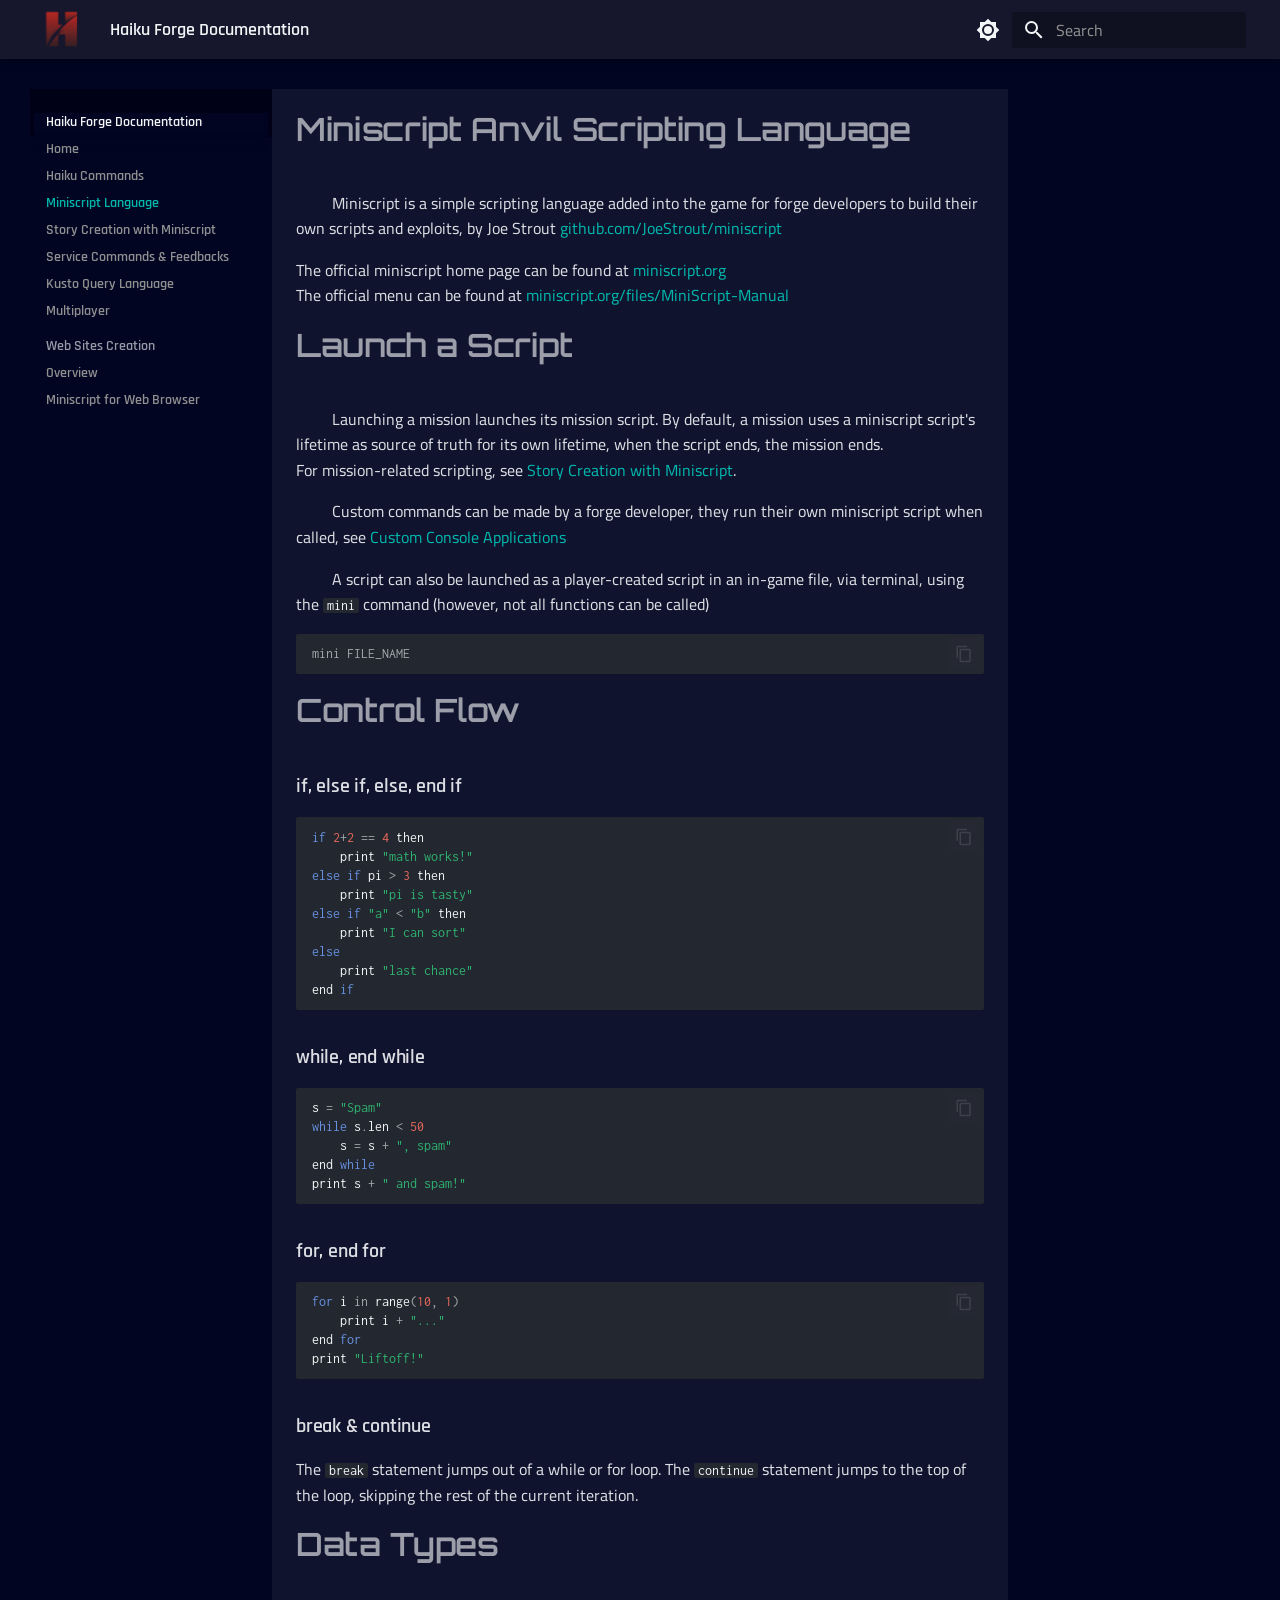
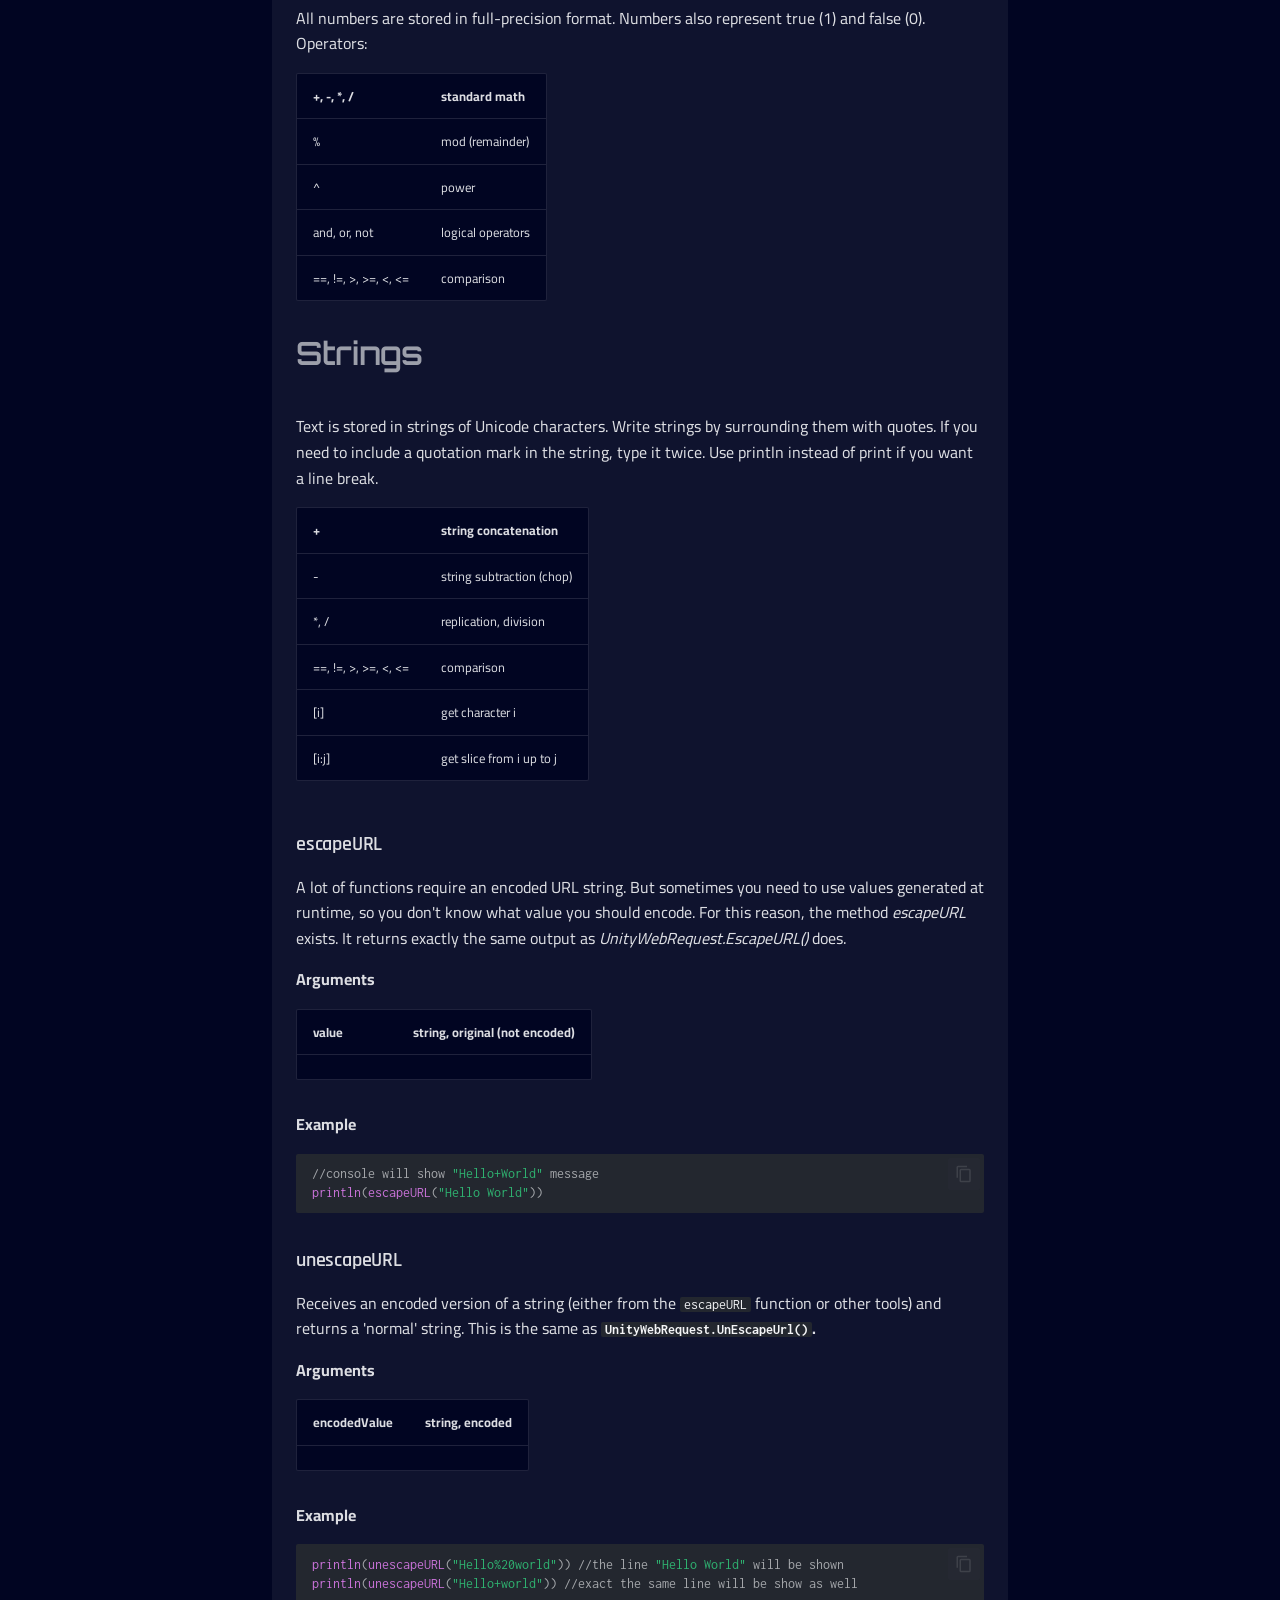
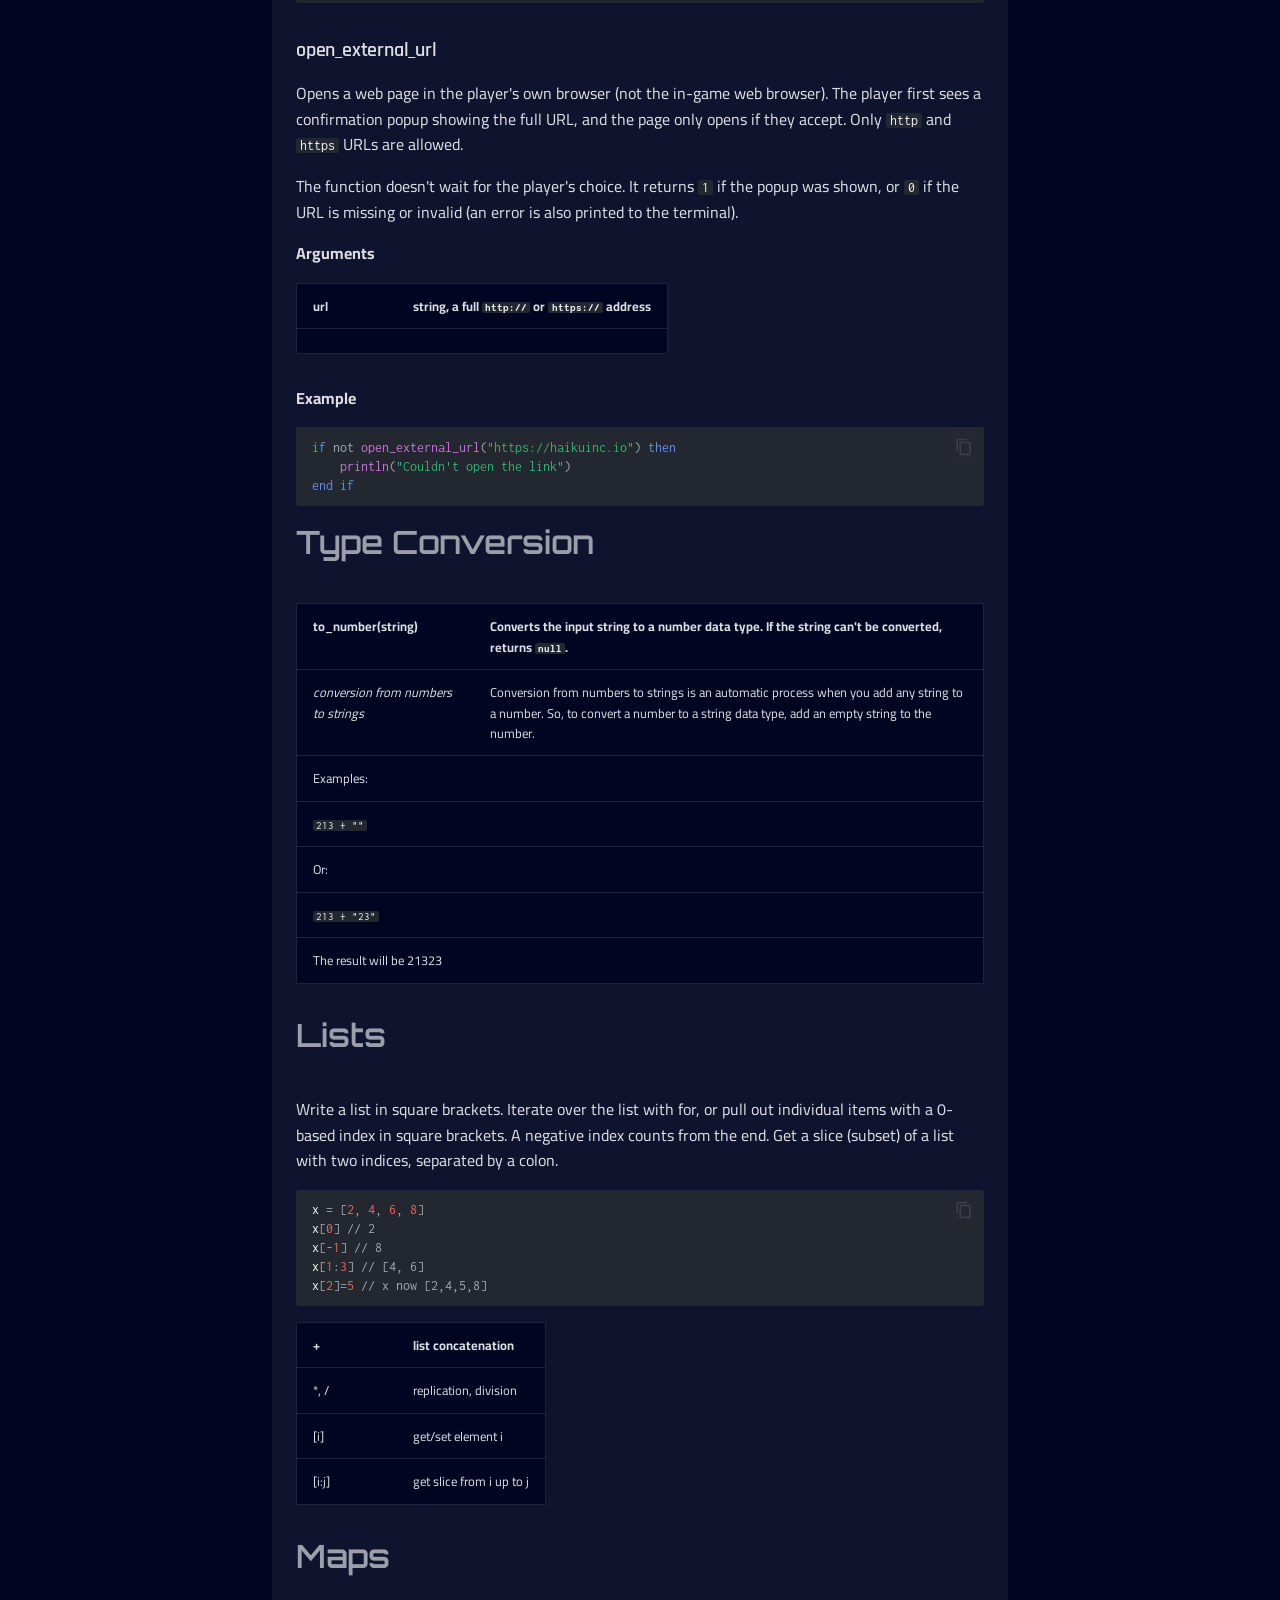
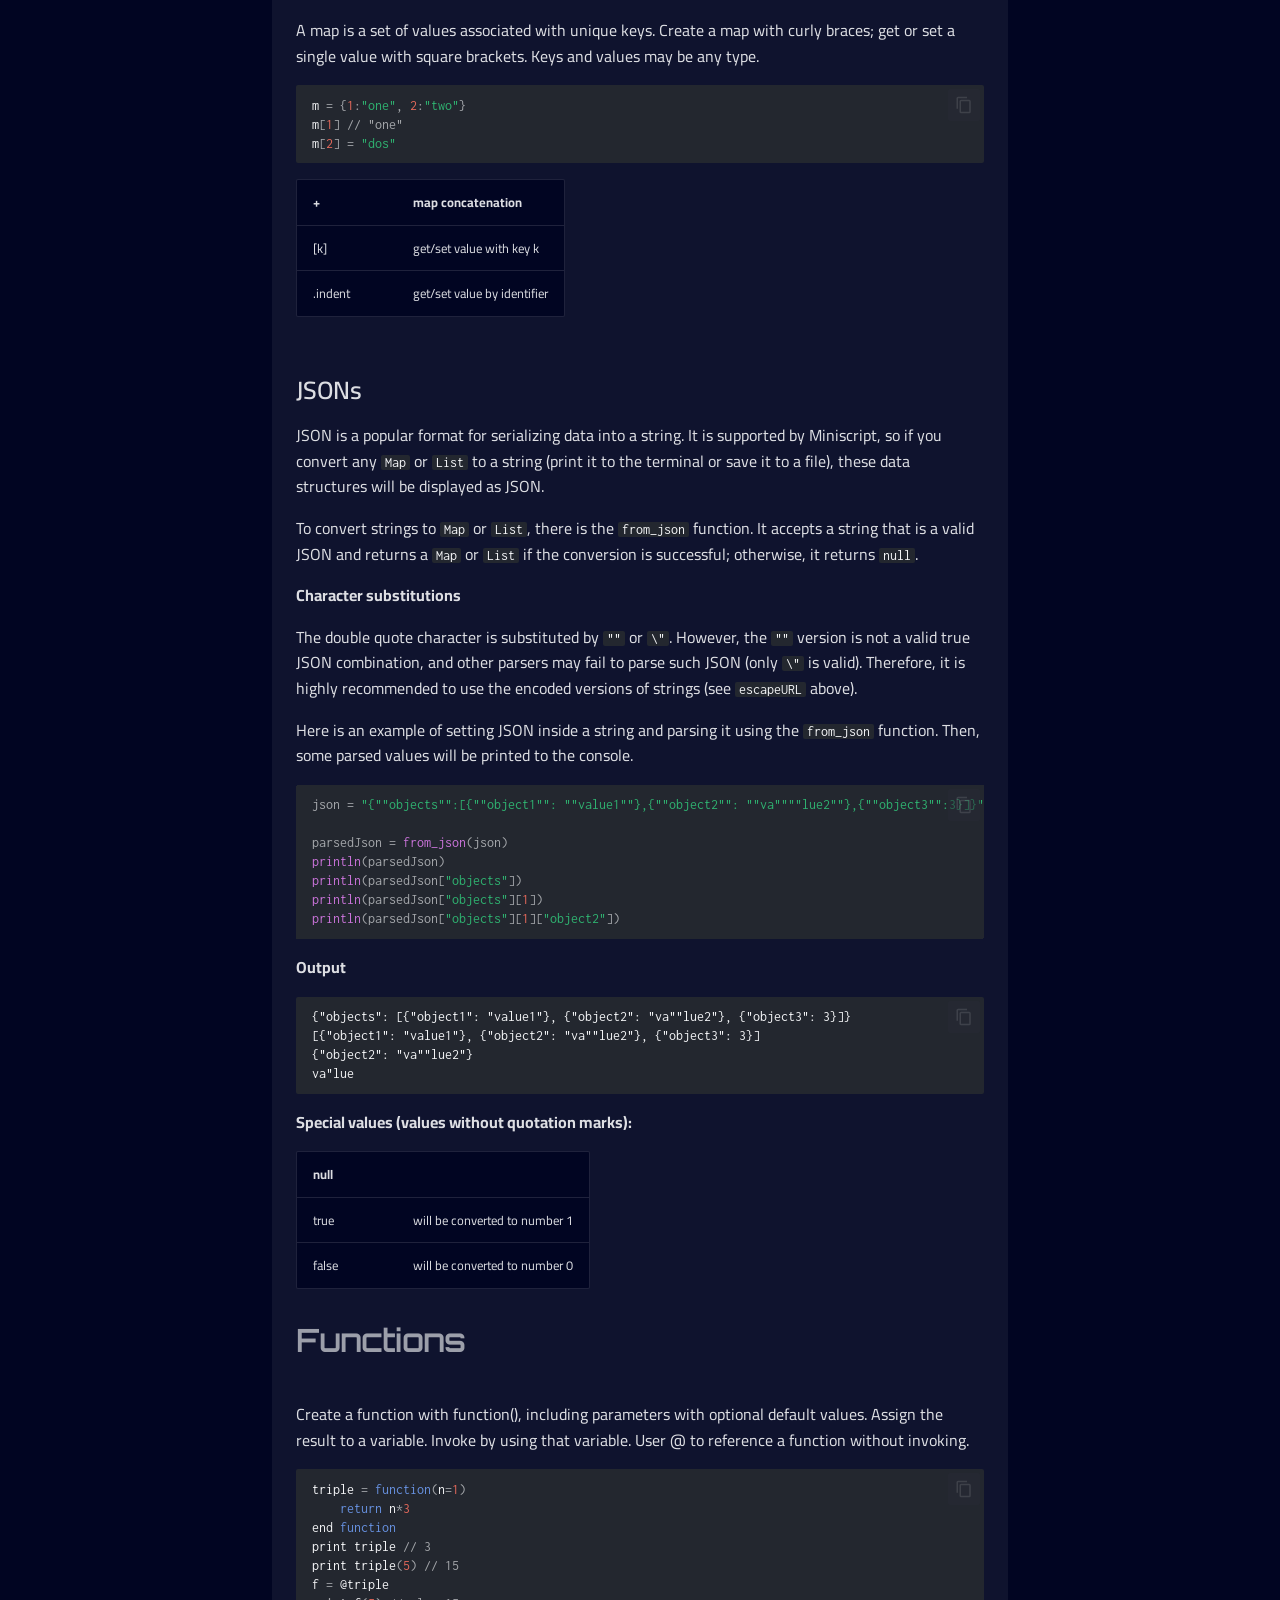
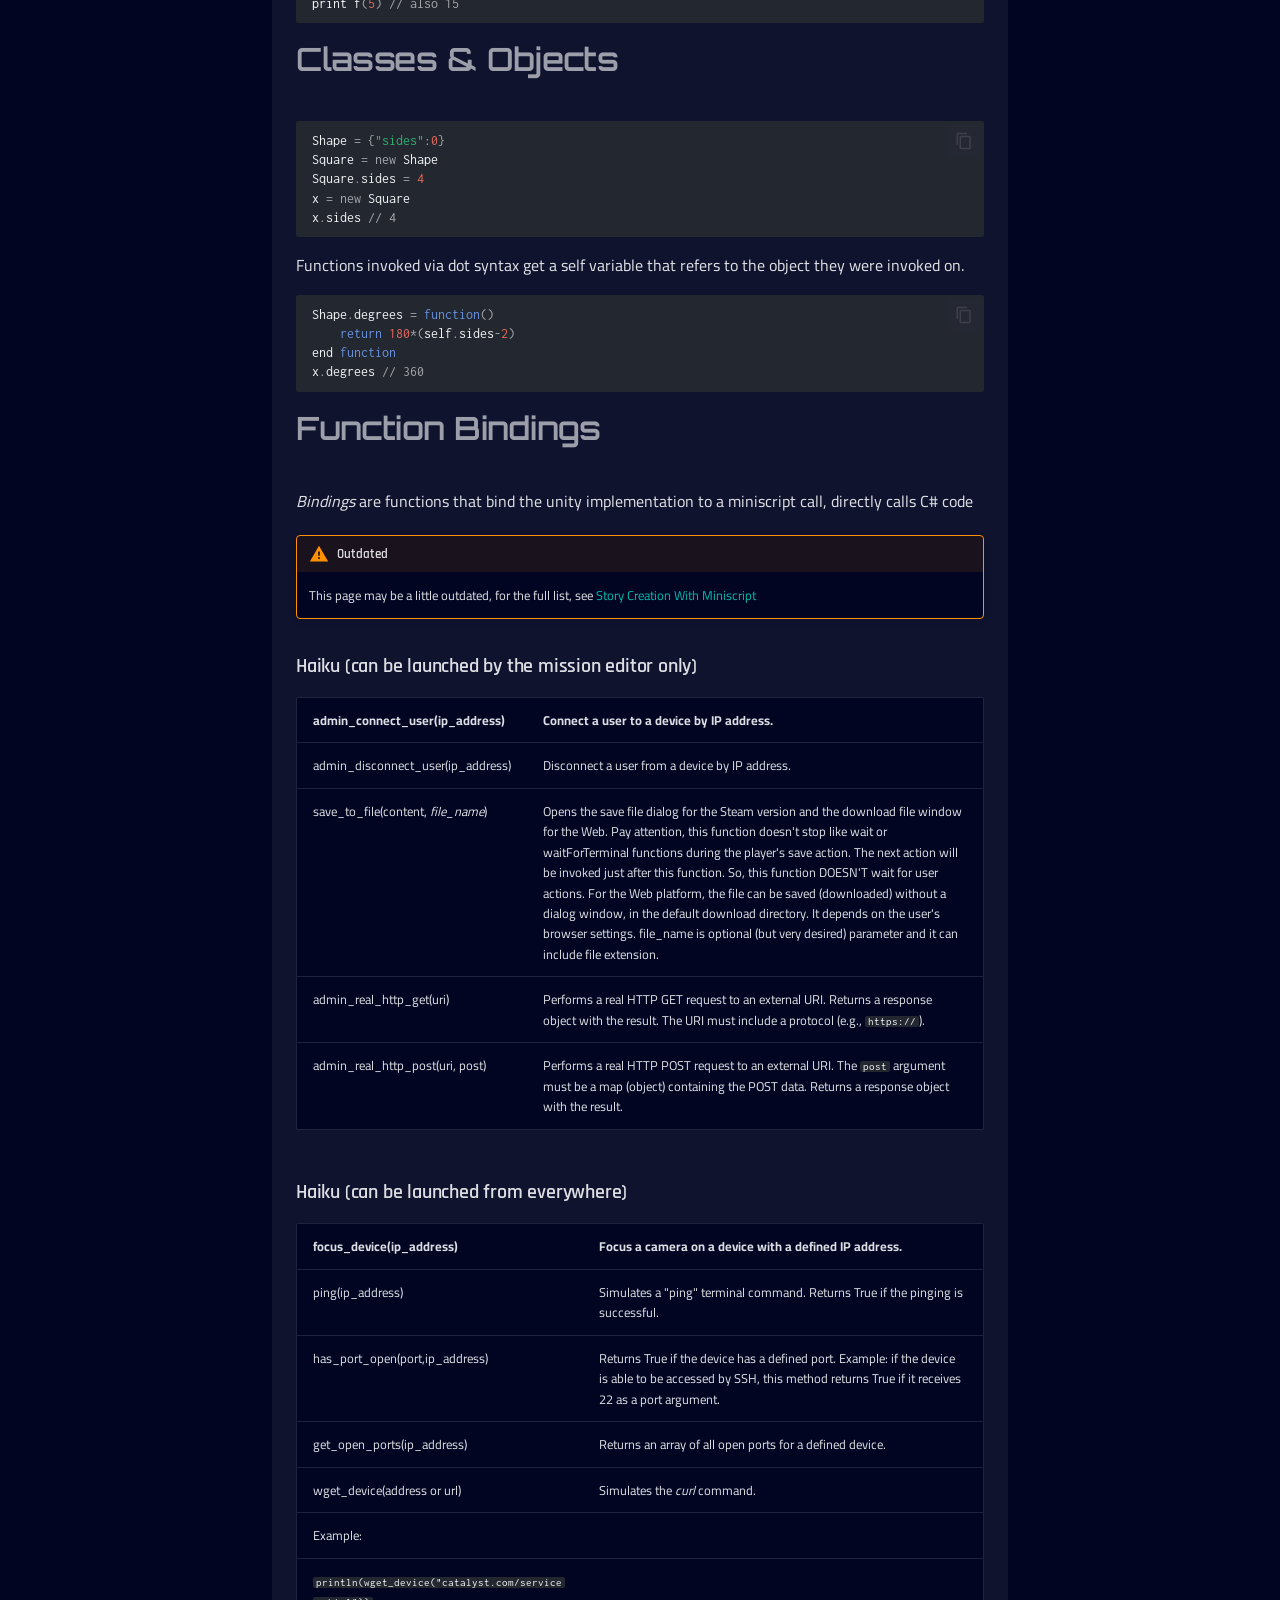
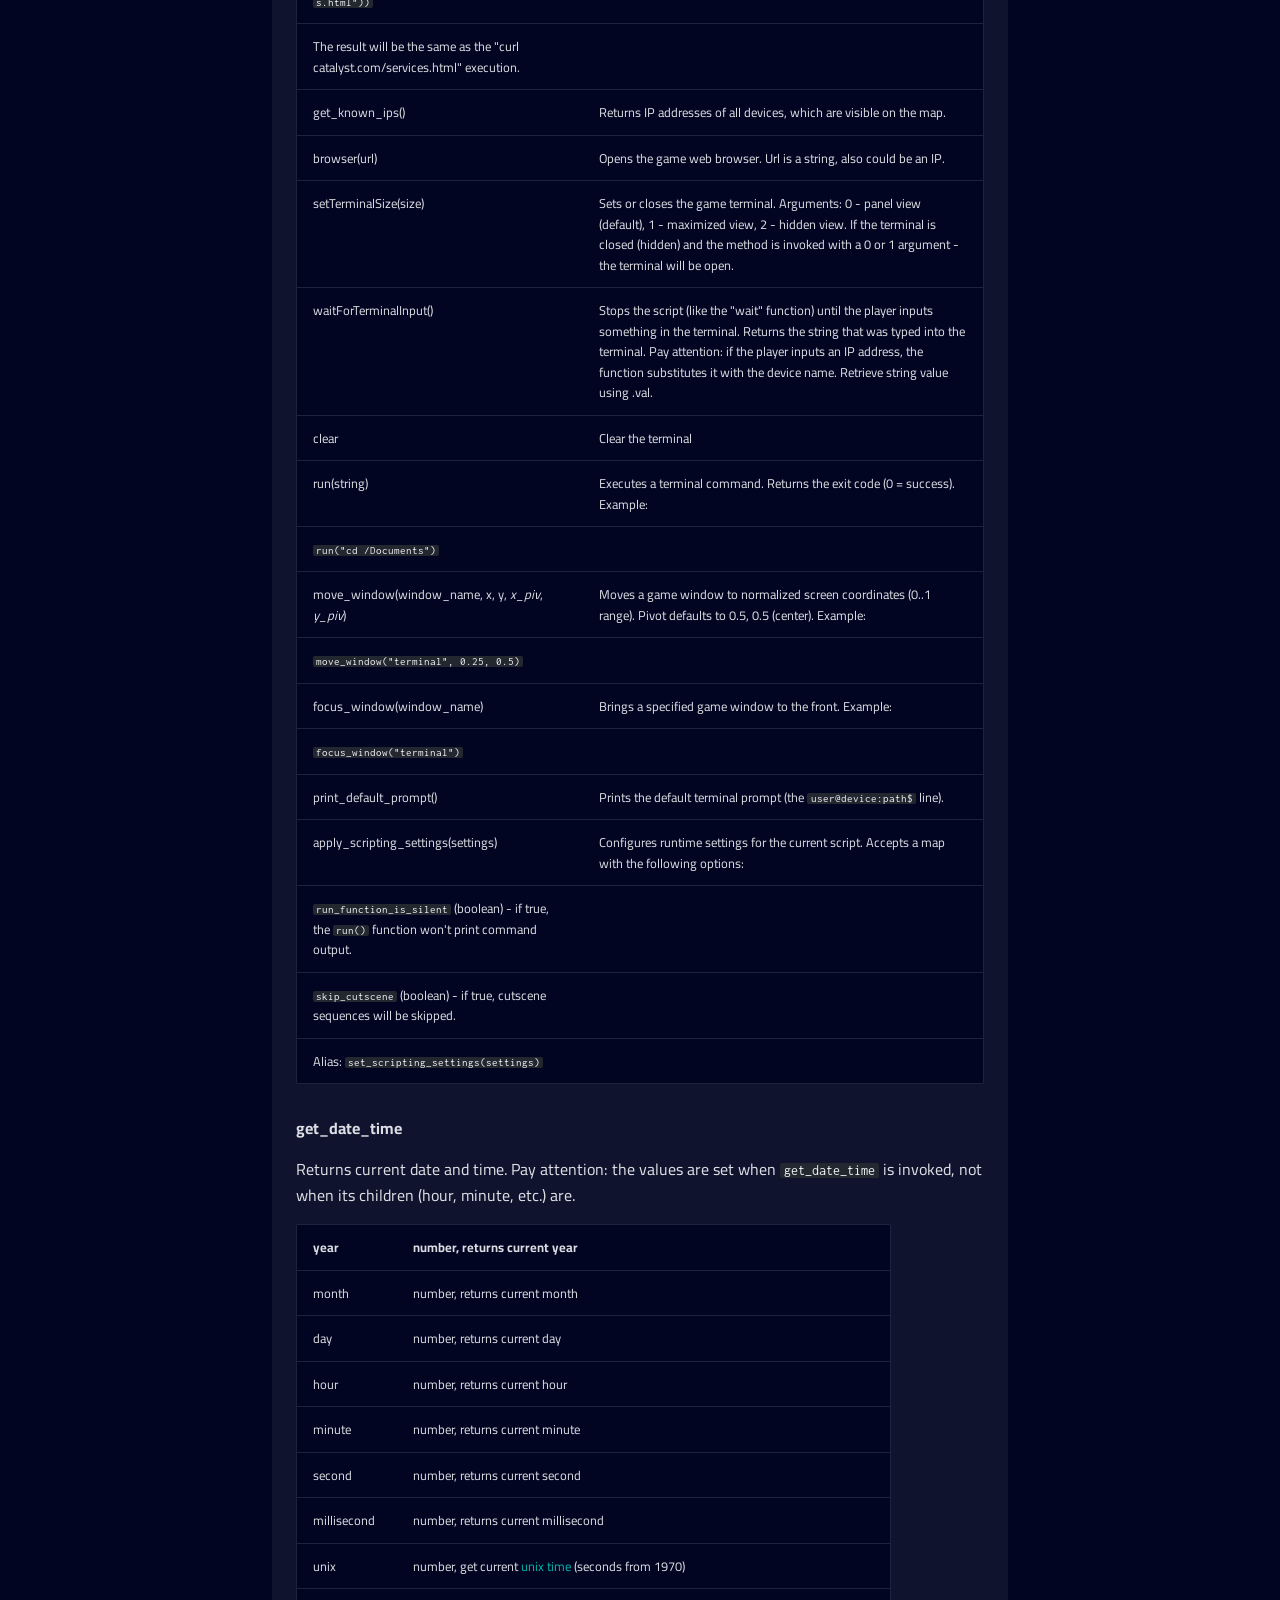
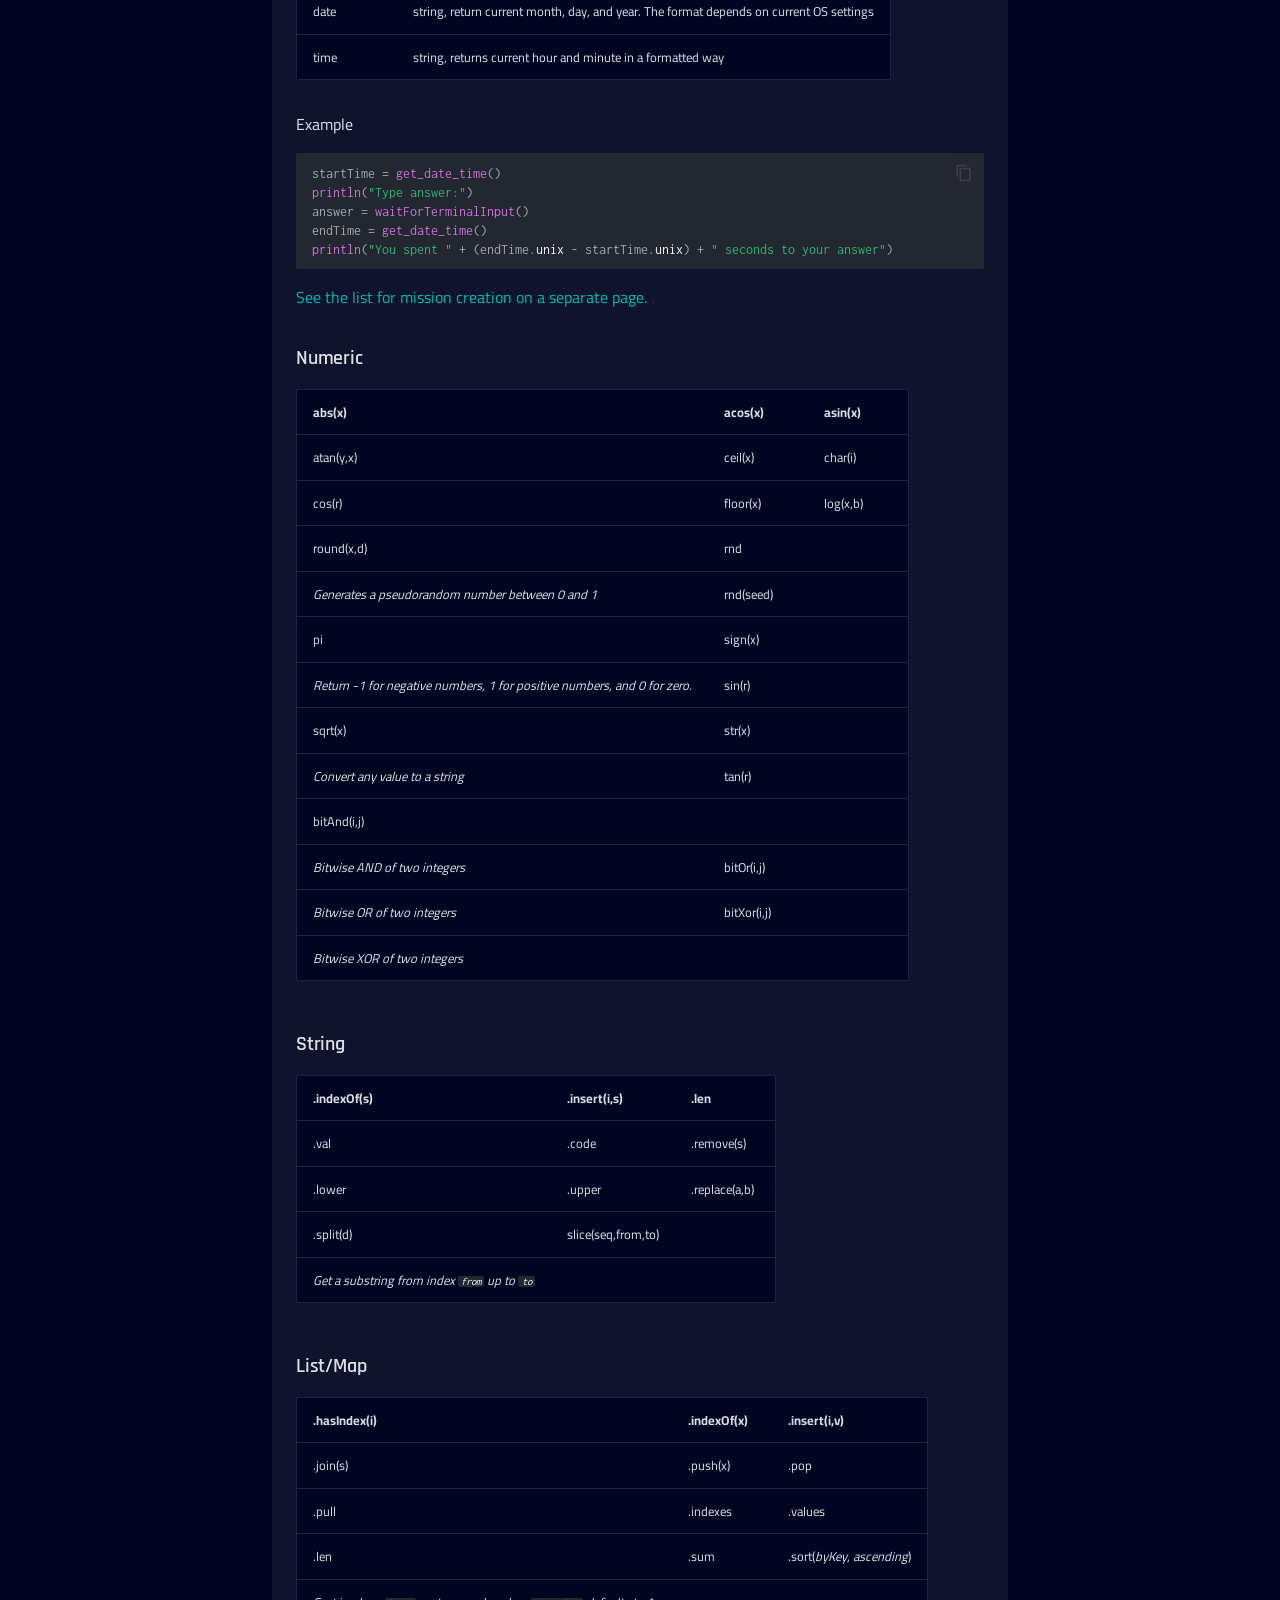
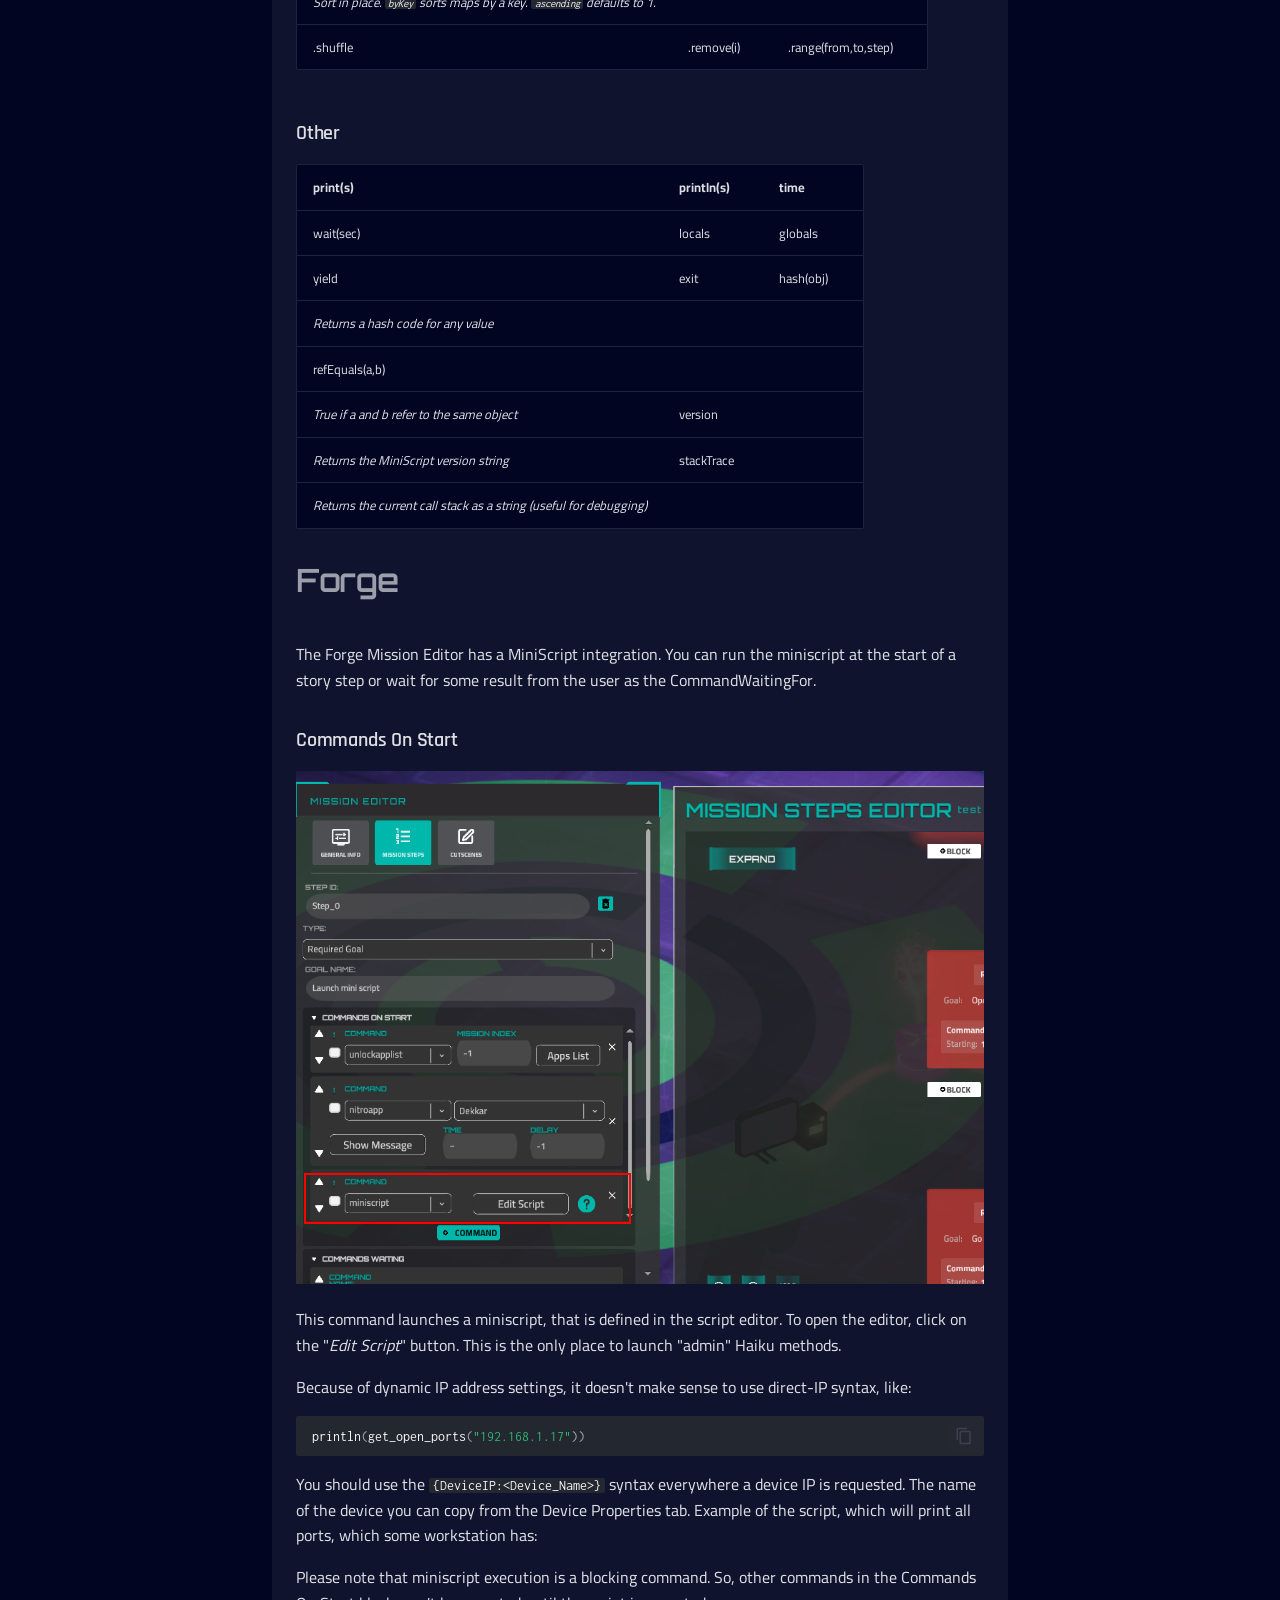
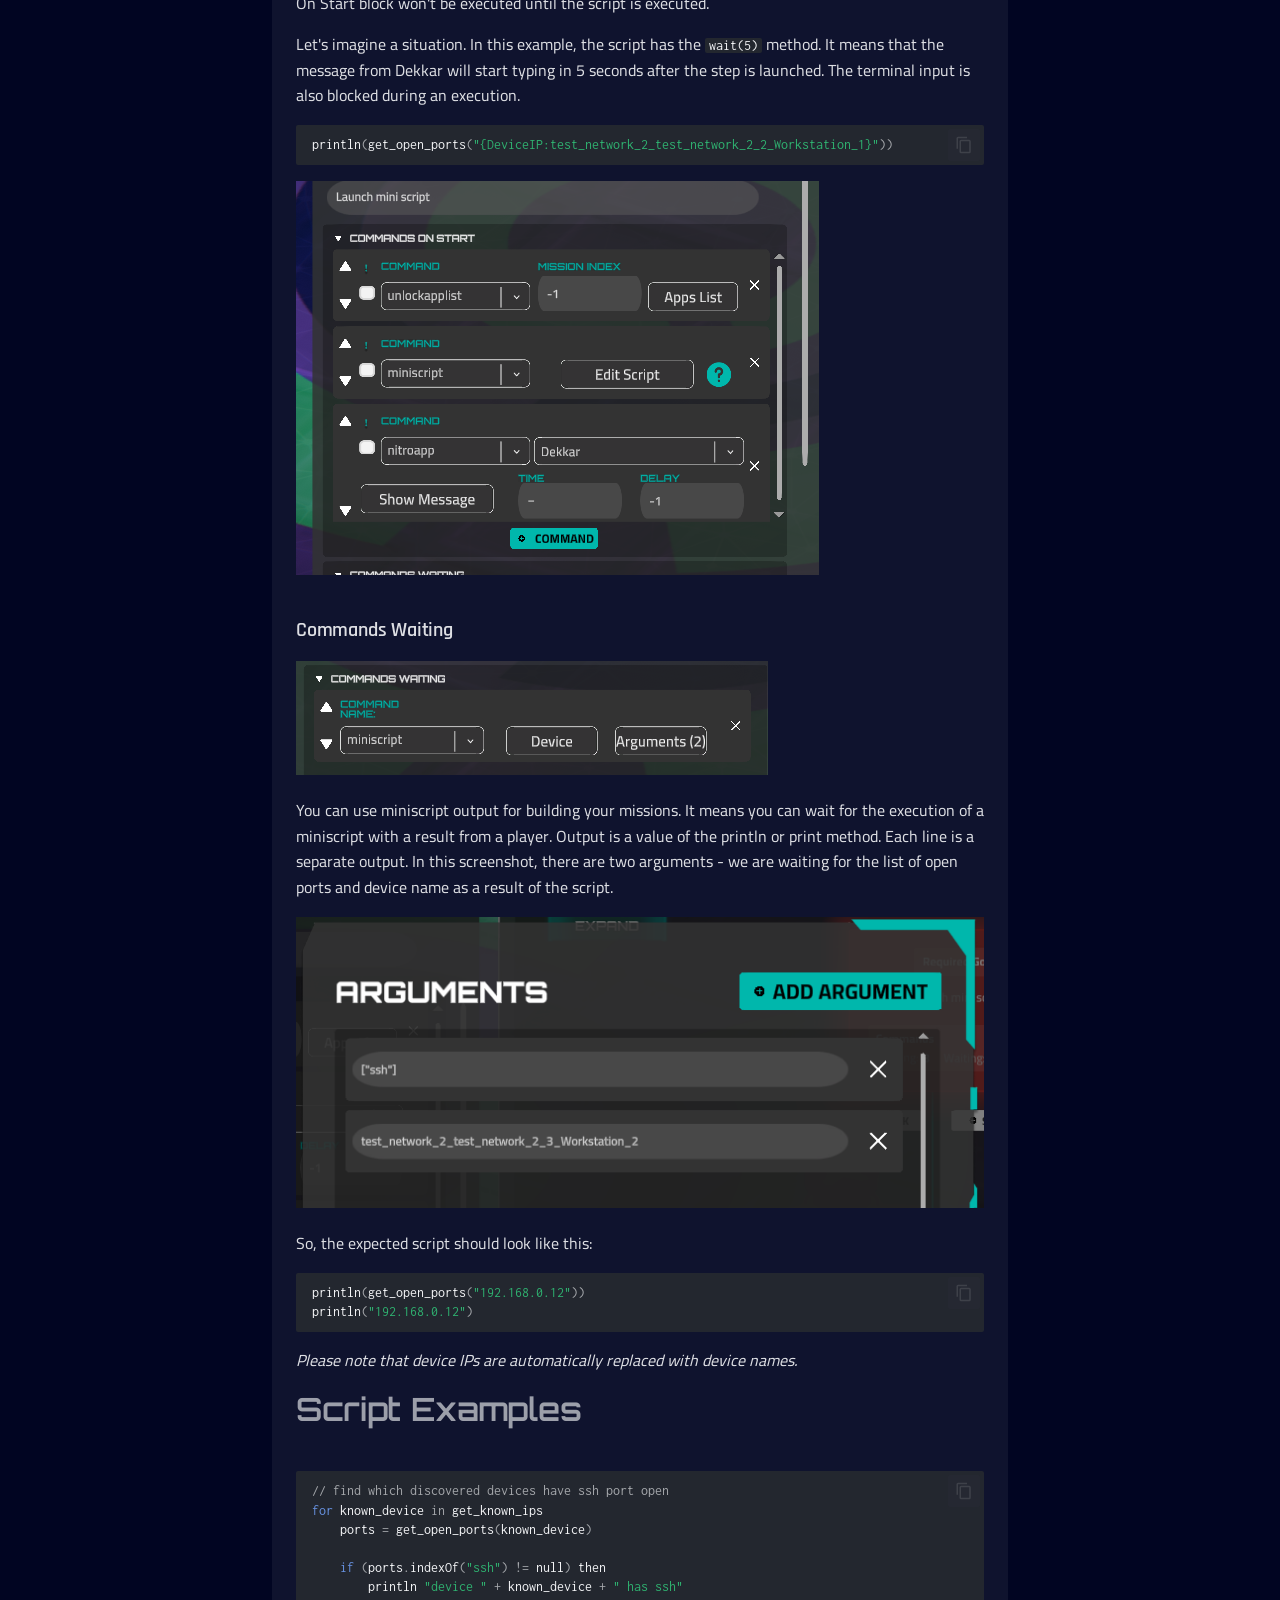
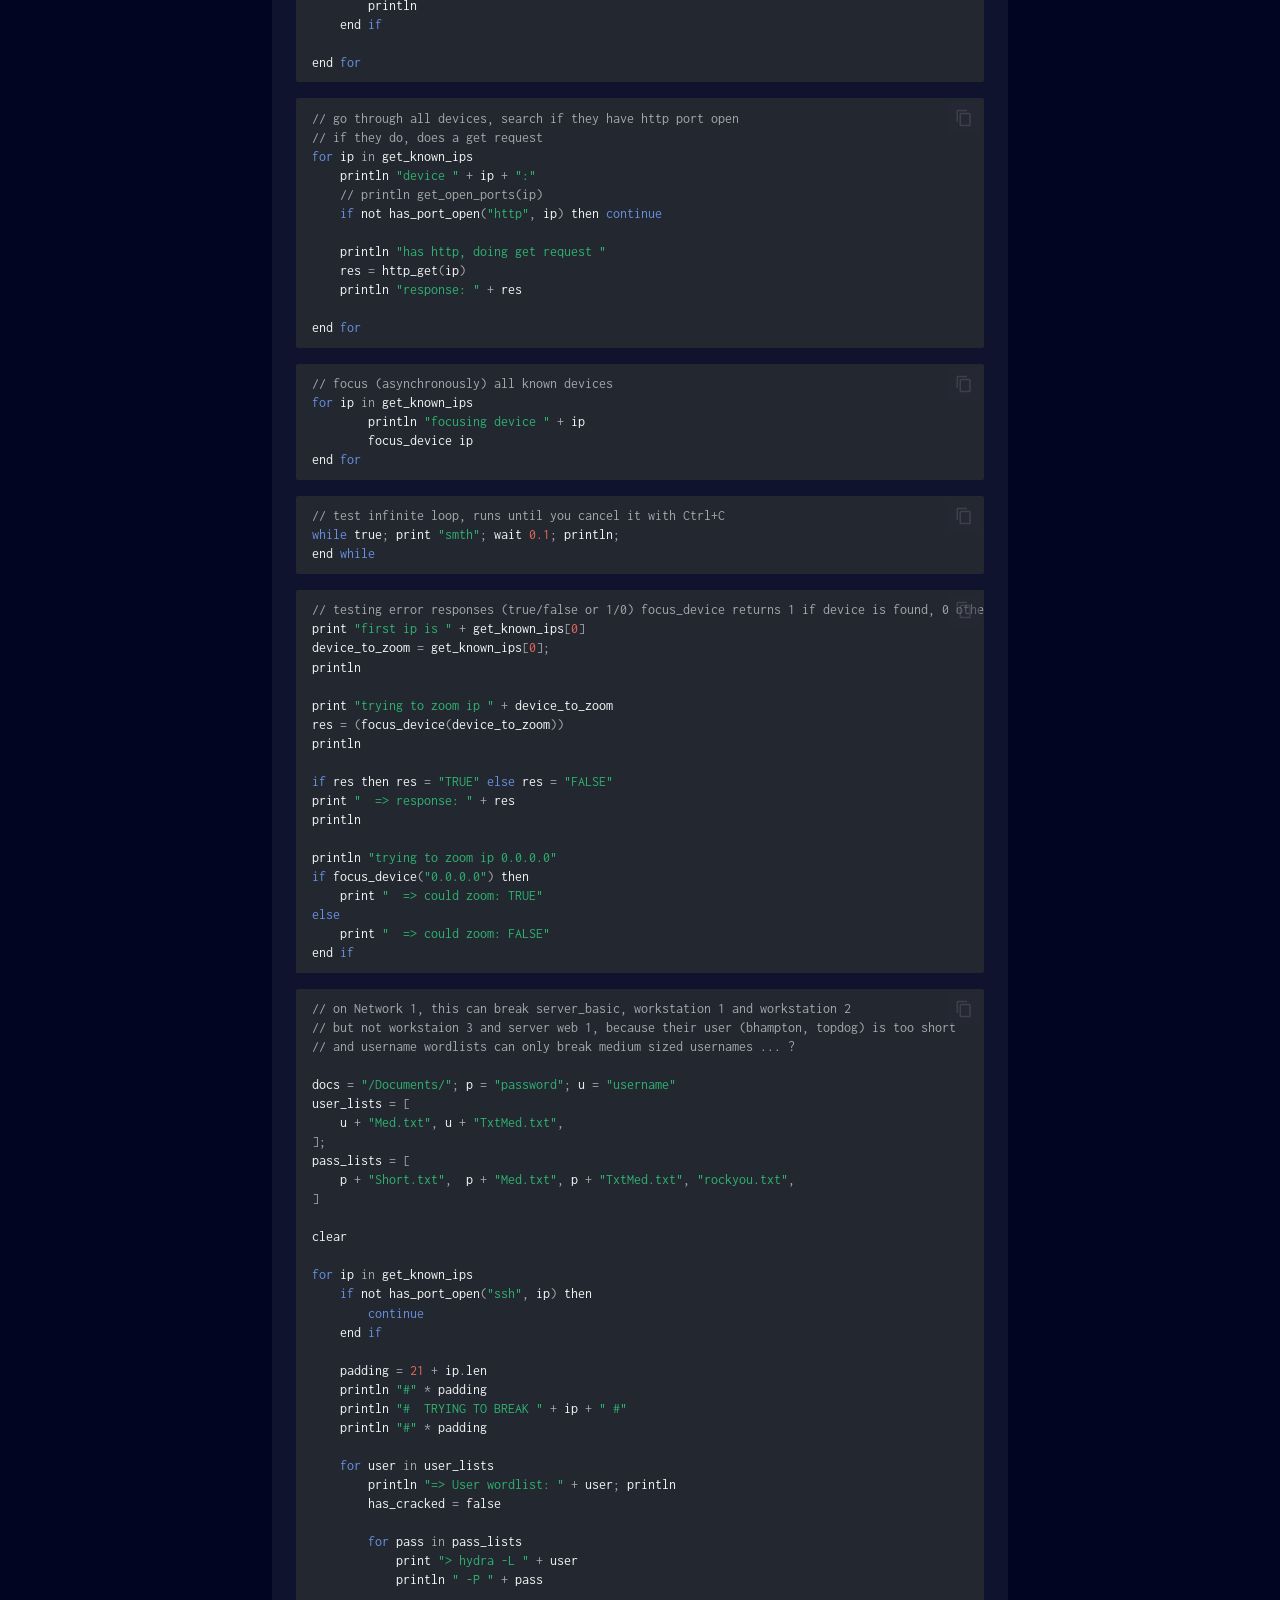
<file: miniscript-anvil-scripting-language/index.html>
<!doctype html>
<html lang="en" class="no-js">
  <head>
    
      <meta charset="utf-8">
      <meta name="viewport" content="width=device-width,initial-scale=1">
      
      
      
        <link rel="canonical" href="https://haiku-inc.github.io/HaikuForgeDocumentation/miniscript-anvil-scripting-language/">
      
      
        <link rel="prev" href="../haiku-commands/">
      
      
        <link rel="next" href="../story-creation-with-miniscript/">
      
      
        
      
      
      <link rel="icon" href="../assets/haiku-logo.png">
      <meta name="generator" content="mkdocs-1.6.1, mkdocs-material-9.8.0">
    
    
      
        <title>Miniscript Language - Haiku Forge Documentation</title>
      
    
    
      <link rel="stylesheet" href="../assets/stylesheets/main.57a0d79d.min.css">
      
        
        <link rel="stylesheet" href="../assets/stylesheets/palette.fb2fffe2.min.css">
      
      


    
    
      
    
    
      
        
        
        <link rel="preconnect" href="https://fonts.gstatic.com" crossorigin>
        <link rel="stylesheet" href="https://fonts.googleapis.com/css?family=Cairo:300,300i,400,400i,700,700i%7CInconsolata:400,400i,700,700i&display=fallback">
        <style>:root{--md-text-font:"Cairo";--md-code-font:"Inconsolata"}</style>
      
    
    
      <link rel="stylesheet" href="../stylesheets/haiku.css">
    
    <script>__md_scope=new URL("..",location),__md_hash=e=>[...e].reduce(((e,_)=>(e<<5)-e+_.charCodeAt(0)),0),__md_get=(e,_=localStorage,t=__md_scope)=>JSON.parse(_.getItem(t.pathname+"."+e)),__md_set=(e,_,t=localStorage,a=__md_scope)=>{try{t.setItem(a.pathname+"."+e,JSON.stringify(_))}catch(e){}}</script>
    
      

    
    
  </head>
  
  
    
    
      
    
    
    
    
    <body dir="ltr" data-md-color-scheme="slate" data-md-color-primary="custom" data-md-color-accent="custom">
  
    
    <input class="md-toggle" data-md-toggle="drawer" type="checkbox" id="__drawer" autocomplete="off">
    <input class="md-toggle" data-md-toggle="search" type="checkbox" id="__search" autocomplete="off">
    <label class="md-overlay" for="__drawer"></label>
    <div data-md-component="skip">
      
        
        <a href="#miniscript-anvil-scripting-language" class="md-skip">
          Skip to content
        </a>
      
    </div>
    <div data-md-component="announce">
      
    </div>
    
    
      

  

<header class="md-header md-header--shadow" data-md-component="header">
  <nav class="md-header__inner md-grid" aria-label="Header">
    <a href=".." title="Haiku Forge Documentation" class="md-header__button md-logo" aria-label="Haiku Forge Documentation" data-md-component="logo">
      
  <img src="../assets/haiku-logo.png" alt="logo">

    </a>
    <label class="md-header__button md-icon" for="__drawer">
      
      <svg xmlns="http://www.w3.org/2000/svg" viewBox="0 0 24 24"><path d="M3 6h18v2H3zm0 5h18v2H3zm0 5h18v2H3z"/></svg>
    </label>
    <div class="md-header__title" data-md-component="header-title">
      <div class="md-header__ellipsis">
        <div class="md-header__topic">
          <span class="md-ellipsis">
            Haiku Forge Documentation
          </span>
        </div>
        <div class="md-header__topic" data-md-component="header-topic">
          <span class="md-ellipsis">
            
              Miniscript Language
            
          </span>
        </div>
      </div>
    </div>
    
      
        <form class="md-header__option" data-md-component="palette">
  
    
    
    
    <input class="md-option" data-md-color-media="" data-md-color-scheme="slate" data-md-color-primary="custom" data-md-color-accent="custom"  aria-label="Switch to light mode"  type="radio" name="__palette" id="__palette_0">
    
      <label class="md-header__button md-icon" title="Switch to light mode" for="__palette_1" hidden>
        <svg xmlns="http://www.w3.org/2000/svg" viewBox="0 0 24 24"><path d="M12 8a4 4 0 0 0-4 4 4 4 0 0 0 4 4 4 4 0 0 0 4-4 4 4 0 0 0-4-4m0 10a6 6 0 0 1-6-6 6 6 0 0 1 6-6 6 6 0 0 1 6 6 6 6 0 0 1-6 6m8-9.31V4h-4.69L12 .69 8.69 4H4v4.69L.69 12 4 15.31V20h4.69L12 23.31 15.31 20H20v-4.69L23.31 12z"/></svg>
      </label>
    
  
    
    
    
    <input class="md-option" data-md-color-media="" data-md-color-scheme="default" data-md-color-primary="custom" data-md-color-accent="custom"  aria-label="Switch to dark mode"  type="radio" name="__palette" id="__palette_1">
    
      <label class="md-header__button md-icon" title="Switch to dark mode" for="__palette_0" hidden>
        <svg xmlns="http://www.w3.org/2000/svg" viewBox="0 0 24 24"><path d="M12 18c-.89 0-1.74-.2-2.5-.55C11.56 16.5 13 14.42 13 12s-1.44-4.5-3.5-5.45C10.26 6.2 11.11 6 12 6a6 6 0 0 1 6 6 6 6 0 0 1-6 6m8-9.31V4h-4.69L12 .69 8.69 4H4v4.69L.69 12 4 15.31V20h4.69L12 23.31 15.31 20H20v-4.69L23.31 12z"/></svg>
      </label>
    
  
</form>
      
    
    
      <script>var palette=__md_get("__palette");if(palette&&palette.color){if("(prefers-color-scheme)"===palette.color.media){var media=matchMedia("(prefers-color-scheme: light)"),input=document.querySelector(media.matches?"[data-md-color-media='(prefers-color-scheme: light)']":"[data-md-color-media='(prefers-color-scheme: dark)']");palette.color.media=input.getAttribute("data-md-color-media"),palette.color.scheme=input.getAttribute("data-md-color-scheme"),palette.color.primary=input.getAttribute("data-md-color-primary"),palette.color.accent=input.getAttribute("data-md-color-accent")}for(var[key,value]of Object.entries(palette.color))document.body.setAttribute("data-md-color-"+key,value)}</script>
    
    
    
      
      
        <label class="md-header__button md-icon" for="__search">
          
          <svg xmlns="http://www.w3.org/2000/svg" viewBox="0 0 24 24"><path d="M9.5 3A6.5 6.5 0 0 1 16 9.5c0 1.61-.59 3.09-1.56 4.23l.27.27h.79l5 5-1.5 1.5-5-5v-.79l-.27-.27A6.52 6.52 0 0 1 9.5 16 6.5 6.5 0 0 1 3 9.5 6.5 6.5 0 0 1 9.5 3m0 2C7 5 5 7 5 9.5S7 14 9.5 14 14 12 14 9.5 12 5 9.5 5"/></svg>
        </label>
        <div class="md-search" data-md-component="search" role="dialog">
  <label class="md-search__overlay" for="__search"></label>
  <div class="md-search__inner" role="search">
    <form class="md-search__form" name="search">
      <input type="text" class="md-search__input" name="query" aria-label="Search" placeholder="Search" autocapitalize="off" autocorrect="off" autocomplete="off" spellcheck="false" data-md-component="search-query" required>
      <label class="md-search__icon md-icon" for="__search">
        
        <svg xmlns="http://www.w3.org/2000/svg" viewBox="0 0 24 24"><path d="M9.5 3A6.5 6.5 0 0 1 16 9.5c0 1.61-.59 3.09-1.56 4.23l.27.27h.79l5 5-1.5 1.5-5-5v-.79l-.27-.27A6.52 6.52 0 0 1 9.5 16 6.5 6.5 0 0 1 3 9.5 6.5 6.5 0 0 1 9.5 3m0 2C7 5 5 7 5 9.5S7 14 9.5 14 14 12 14 9.5 12 5 9.5 5"/></svg>
        
        <svg xmlns="http://www.w3.org/2000/svg" viewBox="0 0 24 24"><path d="M20 11v2H8l5.5 5.5-1.42 1.42L4.16 12l7.92-7.92L13.5 5.5 8 11z"/></svg>
      </label>
      <nav class="md-search__options" aria-label="Search">
        
        <button type="reset" class="md-search__icon md-icon" title="Clear" aria-label="Clear" tabindex="-1">
          
          <svg xmlns="http://www.w3.org/2000/svg" viewBox="0 0 24 24"><path d="M19 6.41 17.59 5 12 10.59 6.41 5 5 6.41 10.59 12 5 17.59 6.41 19 12 13.41 17.59 19 19 17.59 13.41 12z"/></svg>
        </button>
      </nav>
      
        <div class="md-search__suggest" data-md-component="search-suggest"></div>
      
    </form>
    <div class="md-search__output">
      <div class="md-search__scrollwrap" tabindex="0" data-md-scrollfix>
        <div class="md-search-result" data-md-component="search-result">
          <div class="md-search-result__meta">
            Initializing search
          </div>
          <ol class="md-search-result__list" role="presentation"></ol>
        </div>
      </div>
    </div>
  </div>
</div>
      
    
    
  </nav>
  
</header>
    
    <div class="md-container" data-md-component="container">
      
      
        
          
        
      
      <main class="md-main" data-md-component="main">
        <div class="md-main__inner md-grid">
          
            
              
              <div class="md-sidebar md-sidebar--primary" data-md-component="sidebar" data-md-type="navigation" >
                <div class="md-sidebar__scrollwrap">
                  <div class="md-sidebar__inner">
                    



<nav class="md-nav md-nav--primary" aria-label="Navigation" data-md-level="0">
  <label class="md-nav__title" for="__drawer">
    <a href=".." title="Haiku Forge Documentation" class="md-nav__button md-logo" aria-label="Haiku Forge Documentation" data-md-component="logo">
      
  <img src="../assets/haiku-logo.png" alt="logo">

    </a>
    Haiku Forge Documentation
  </label>
  
  <ul class="md-nav__list" data-md-scrollfix>
    
      
      
  
  
  
  
    <li class="md-nav__item">
      <a href=".." class="md-nav__link">
        
  
  
  <span class="md-ellipsis">
    
  
    Home
  

    
  </span>
  
  

      </a>
    </li>
  

    
      
      
  
  
  
  
    <li class="md-nav__item">
      <a href="../haiku-commands/" class="md-nav__link">
        
  
  
  <span class="md-ellipsis">
    
  
    Haiku Commands
  

    
  </span>
  
  

      </a>
    </li>
  

    
      
      
  
  
    
  
  
  
    <li class="md-nav__item md-nav__item--active">
      
      <input class="md-nav__toggle md-toggle" type="checkbox" id="__toc">
      
      
        
      
      
      <a href="./" class="md-nav__link md-nav__link--active">
        
  
  
  <span class="md-ellipsis">
    
  
    Miniscript Language
  

    
  </span>
  
  

      </a>
      
    </li>
  

    
      
      
  
  
  
  
    <li class="md-nav__item">
      <a href="../story-creation-with-miniscript/" class="md-nav__link">
        
  
  
  <span class="md-ellipsis">
    
  
    Story Creation with Miniscript
  

    
  </span>
  
  

      </a>
    </li>
  

    
      
      
  
  
  
  
    <li class="md-nav__item">
      <a href="../service-commands-and-feedbacks/" class="md-nav__link">
        
  
  
  <span class="md-ellipsis">
    
  
    Service Commands & Feedbacks
  

    
  </span>
  
  

      </a>
    </li>
  

    
      
      
  
  
  
  
    <li class="md-nav__item">
      <a href="../kusto-query-language/" class="md-nav__link">
        
  
  
  <span class="md-ellipsis">
    
  
    Kusto Query Language
  

    
  </span>
  
  

      </a>
    </li>
  

    
      
      
  
  
  
  
    <li class="md-nav__item">
      <a href="../multiplayer/" class="md-nav__link">
        
  
  
  <span class="md-ellipsis">
    
  
    Multiplayer
  

    
  </span>
  
  

      </a>
    </li>
  

    
      
      
  
  
  
  
    
    
    
    
      
        
        
      
    
    
    <li class="md-nav__item md-nav__item--section md-nav__item--nested">
      
        
        
          
        
        <input class="md-nav__toggle md-toggle md-toggle--indeterminate" type="checkbox" id="__nav_8" >
        
          
          <label class="md-nav__link" for="__nav_8" id="__nav_8_label" tabindex="">
            
  
  
  <span class="md-ellipsis">
    
  
    Web Sites Creation
  

    
  </span>
  
  

            <span class="md-nav__icon md-icon"></span>
          </label>
        
        <nav class="md-nav" data-md-level="1" aria-labelledby="__nav_8_label" aria-expanded="false">
          <label class="md-nav__title" for="__nav_8">
            <span class="md-nav__icon md-icon"></span>
            
  
    Web Sites Creation
  

          </label>
          <ul class="md-nav__list" data-md-scrollfix>
            
              
                
  
  
  
  
    <li class="md-nav__item">
      <a href="../web-sites-creation/" class="md-nav__link">
        
  
  
  <span class="md-ellipsis">
    
  
    Overview
  

    
  </span>
  
  

      </a>
    </li>
  

              
            
              
                
  
  
  
  
    <li class="md-nav__item">
      <a href="../web-sites-creation/miniscript-for-web-browser/" class="md-nav__link">
        
  
  
  <span class="md-ellipsis">
    
  
    Miniscript for Web Browser
  

    
  </span>
  
  

      </a>
    </li>
  

              
            
          </ul>
        </nav>
      
    </li>
  

    
  </ul>
</nav>
                  </div>
                </div>
              </div>
            
            
              
              <div class="md-sidebar md-sidebar--secondary" data-md-component="sidebar" data-md-type="toc" >
                <div class="md-sidebar__scrollwrap">
                  <div class="md-sidebar__inner">
                    

<nav class="md-nav md-nav--secondary" aria-label="Table of contents">
  
  
  
    
  
  
</nav>
                  </div>
                </div>
              </div>
            
          
          
            <div class="md-content" data-md-component="content">
              
              <article class="md-content__inner md-typeset">
                
                  



<h1 id="miniscript-anvil-scripting-language">Miniscript Anvil Scripting Language<a class="headerlink" href="#miniscript-anvil-scripting-language" title="Permanent link">&para;</a></h1>
<p>&nbsp;&nbsp;&nbsp;&nbsp;&nbsp;&nbsp;&nbsp;&nbsp;
Miniscript is a simple scripting language added into the game for forge developers to build their own scripts and exploits, by Joe Strout <a href="https://github.com/JoeStrout/miniscript">github.com/JoeStrout/miniscript</a></p>
<p>The official miniscript home page can be found at <a href="https://miniscript.org/">miniscript.org</a><br>
The official menu can be found at <a href="https://miniscript.org/files/MiniScript-Manual.pdf">miniscript.org/files/MiniScript-Manual</a></p>
<h1 id="launch-a-script">Launch a Script<a class="headerlink" href="#launch-a-script" title="Permanent link">&para;</a></h1>
<p>&nbsp;&nbsp;&nbsp;&nbsp;&nbsp;&nbsp;&nbsp;&nbsp;
Launching a mission launches its mission script. By default, a mission uses a miniscript script's lifetime as source of truth for its own lifetime, when the script ends, the mission ends.<br>
For mission-related scripting, see <a href="../story-creation-with-miniscript/">Story Creation with Miniscript</a>.</p>
<p>&nbsp;&nbsp;&nbsp;&nbsp;&nbsp;&nbsp;&nbsp;&nbsp;
Custom commands can be made by a forge developer, they run their own miniscript script when called, see <a href="../story-creation-with-miniscript/#miniscript-console-applications">Custom Console Applications</a></p>
<p>&nbsp;&nbsp;&nbsp;&nbsp;&nbsp;&nbsp;&nbsp;&nbsp;
A script can also be launched as a player-created script in an in-game file, via terminal, using the <code>mini</code> command (however, not all functions can be called)</p>
<div class="highlight"><pre><span></span><code><a id="__codelineno-0-1" name="__codelineno-0-1" href="#__codelineno-0-1"></a><span class="nv">mini</span><span class="w"> </span><span class="nv">FILE_NAME</span>
</code></pre></div>
<h1 id="control-flow">Control Flow<a class="headerlink" href="#control-flow" title="Permanent link">&para;</a></h1>
<h3 id="if-else-if-else-end-if">if, else if, else, end if<a class="headerlink" href="#if-else-if-else-end-if" title="Permanent link">&para;</a></h3>
<div class="highlight"><pre><span></span><code><a id="__codelineno-1-1" name="__codelineno-1-1" href="#__codelineno-1-1"></a><span class="k">if</span><span class="w"> </span><span class="mf">2</span><span class="o">+</span><span class="mf">2</span><span class="w"> </span><span class="o">==</span><span class="w"> </span><span class="mf">4</span><span class="w"> </span><span class="nx">then</span>
<a id="__codelineno-1-2" name="__codelineno-1-2" href="#__codelineno-1-2"></a><span class="w">    </span><span class="nx">print</span><span class="w"> </span><span class="s2">"math works!"</span>
<a id="__codelineno-1-3" name="__codelineno-1-3" href="#__codelineno-1-3"></a><span class="k">else</span><span class="w"> </span><span class="k">if</span><span class="w"> </span><span class="nx">pi</span><span class="w"> </span><span class="o">&gt;</span><span class="w"> </span><span class="mf">3</span><span class="w"> </span><span class="nx">then</span>
<a id="__codelineno-1-4" name="__codelineno-1-4" href="#__codelineno-1-4"></a><span class="w">    </span><span class="nx">print</span><span class="w"> </span><span class="s2">"pi is tasty"</span>
<a id="__codelineno-1-5" name="__codelineno-1-5" href="#__codelineno-1-5"></a><span class="k">else</span><span class="w"> </span><span class="k">if</span><span class="w"> </span><span class="s2">"a"</span><span class="w"> </span><span class="o">&lt;</span><span class="w"> </span><span class="s2">"b"</span><span class="w"> </span><span class="nx">then</span>
<a id="__codelineno-1-6" name="__codelineno-1-6" href="#__codelineno-1-6"></a><span class="w">    </span><span class="nx">print</span><span class="w"> </span><span class="s2">"I can sort"</span>
<a id="__codelineno-1-7" name="__codelineno-1-7" href="#__codelineno-1-7"></a><span class="k">else</span>
<a id="__codelineno-1-8" name="__codelineno-1-8" href="#__codelineno-1-8"></a><span class="w">    </span><span class="nx">print</span><span class="w"> </span><span class="s2">"last chance"</span>
<a id="__codelineno-1-9" name="__codelineno-1-9" href="#__codelineno-1-9"></a><span class="nx">end</span><span class="w"> </span><span class="k">if</span>
</code></pre></div>
<h3 id="while-end-while">while, end while<a class="headerlink" href="#while-end-while" title="Permanent link">&para;</a></h3>
<div class="highlight"><pre><span></span><code><a id="__codelineno-2-1" name="__codelineno-2-1" href="#__codelineno-2-1"></a><span class="nx">s</span><span class="w"> </span><span class="o">=</span><span class="w"> </span><span class="s2">"Spam"</span>
<a id="__codelineno-2-2" name="__codelineno-2-2" href="#__codelineno-2-2"></a><span class="k">while</span><span class="w"> </span><span class="nx">s</span><span class="p">.</span><span class="nx">len</span><span class="w"> </span><span class="o">&lt;</span><span class="w"> </span><span class="mf">50</span>
<a id="__codelineno-2-3" name="__codelineno-2-3" href="#__codelineno-2-3"></a><span class="w">    </span><span class="nx">s</span><span class="w"> </span><span class="o">=</span><span class="w"> </span><span class="nx">s</span><span class="w"> </span><span class="o">+</span><span class="w"> </span><span class="s2">", spam"</span>
<a id="__codelineno-2-4" name="__codelineno-2-4" href="#__codelineno-2-4"></a><span class="nx">end</span><span class="w"> </span><span class="k">while</span>
<a id="__codelineno-2-5" name="__codelineno-2-5" href="#__codelineno-2-5"></a><span class="nx">print</span><span class="w"> </span><span class="nx">s</span><span class="w"> </span><span class="o">+</span><span class="w"> </span><span class="s2">" and spam!"</span>
</code></pre></div>
<h3 id="for-end-for">for, end for<a class="headerlink" href="#for-end-for" title="Permanent link">&para;</a></h3>
<div class="highlight"><pre><span></span><code><a id="__codelineno-3-1" name="__codelineno-3-1" href="#__codelineno-3-1"></a><span class="k">for</span><span class="w"> </span><span class="nx">i</span><span class="w"> </span><span class="ow">in</span><span class="w"> </span><span class="nx">range</span><span class="p">(</span><span class="mf">10</span><span class="p">,</span><span class="w"> </span><span class="mf">1</span><span class="p">)</span>
<a id="__codelineno-3-2" name="__codelineno-3-2" href="#__codelineno-3-2"></a><span class="w">    </span><span class="nx">print</span><span class="w"> </span><span class="nx">i</span><span class="w"> </span><span class="o">+</span><span class="w"> </span><span class="s2">"..."</span>
<a id="__codelineno-3-3" name="__codelineno-3-3" href="#__codelineno-3-3"></a><span class="nx">end</span><span class="w"> </span><span class="k">for</span>
<a id="__codelineno-3-4" name="__codelineno-3-4" href="#__codelineno-3-4"></a><span class="nx">print</span><span class="w"> </span><span class="s2">"Liftoff!"</span>
</code></pre></div>
<h3 id="break-continue">break &amp; continue<a class="headerlink" href="#break-continue" title="Permanent link">&para;</a></h3>
<p>The <code>break</code> statement jumps out of a while or for loop. The <code>continue</code> statement jumps to the top of the loop, skipping the rest of the current iteration.</p>
<h1 id="data-types">Data Types<a class="headerlink" href="#data-types" title="Permanent link">&para;</a></h1>
<p>All numbers are stored in full-precision format. Numbers also represent true (1) and false (0). Operators:</p>
<table>
<thead>
<tr>
<th>+, -, *, /</th>
<th>standard math</th>
</tr>
</thead>
<tbody>
<tr>
<td>%</td>
<td>mod (remainder)</td>
</tr>
<tr>
<td>^</td>
<td>power</td>
</tr>
<tr>
<td>and, or, not</td>
<td>logical operators</td>
</tr>
<tr>
<td>==, !=, &gt;, &gt;=, &lt;, &lt;=</td>
<td>comparison</td>
</tr>
</tbody>
</table>
<h1 id="strings">Strings<a class="headerlink" href="#strings" title="Permanent link">&para;</a></h1>
<p>Text is stored in strings of Unicode characters. Write strings by surrounding them with quotes. If you need to include a quotation mark in the string, type it twice. Use println instead of print if you want a line break.</p>
<table>
<thead>
<tr>
<th>+</th>
<th>string concatenation</th>
</tr>
</thead>
<tbody>
<tr>
<td>-</td>
<td>string subtraction (chop)</td>
</tr>
<tr>
<td>*, /</td>
<td>replication, division</td>
</tr>
<tr>
<td>==, !=, &gt;, &gt;=, &lt;, &lt;=</td>
<td>comparison</td>
</tr>
<tr>
<td>[i]</td>
<td>get character i</td>
</tr>
<tr>
<td>[i:j]</td>
<td>get slice from i up to j</td>
</tr>
</tbody>
</table>
<h3 id="escapeurl">escapeURL<a class="headerlink" href="#escapeurl" title="Permanent link">&para;</a></h3>
<p>A lot of functions require an encoded URL string. But sometimes you need to use values generated at runtime, so you don't know what value you should encode. For this reason, the method <em>escapeURL</em> exists. It returns exactly the same output as <em>UnityWebRequest.EscapeURL()</em> does.</p>
<p><strong>Arguments</strong></p>
<table>
<thead>
<tr>
<th>value</th>
<th>string, original (not encoded)</th>
</tr>
</thead>
<tbody>
<tr>
<td></td>
<td></td>
</tr>
</tbody>
</table>
<p><strong>Example</strong></p>
<div class="highlight"><pre><span></span><code><a id="__codelineno-4-1" name="__codelineno-4-1" href="#__codelineno-4-1"></a><span class="o">//</span><span class="nv">console</span><span class="w"> </span><span class="nv">will</span><span class="w"> </span><span class="nv">show</span><span class="w"> </span><span class="s2">"Hello+World"</span><span class="w"> </span><span class="nv">message</span>
<a id="__codelineno-4-2" name="__codelineno-4-2" href="#__codelineno-4-2"></a><span class="nf">println</span><span class="p">(</span><span class="nf">escapeURL</span><span class="p">(</span><span class="s2">"Hello World"</span><span class="p">))</span>
</code></pre></div>
<h3 id="unescapeurl">unescapeURL<a class="headerlink" href="#unescapeurl" title="Permanent link">&para;</a></h3>
<p>Receives an encoded version of a string (either from the <code>escapeURL</code> function or other tools) and returns a 'normal' string. This is the same as <strong><code>UnityWebRequest.UnEscapeUrl()</code>.</strong></p>
<p><strong>Arguments</strong></p>
<table>
<thead>
<tr>
<th>encodedValue</th>
<th>string, encoded</th>
</tr>
</thead>
<tbody>
<tr>
<td></td>
<td></td>
</tr>
</tbody>
</table>
<p><strong>Example</strong></p>
<div class="highlight"><pre><span></span><code><a id="__codelineno-5-1" name="__codelineno-5-1" href="#__codelineno-5-1"></a><span class="nf">println</span><span class="p">(</span><span class="nf">unescapeURL</span><span class="p">(</span><span class="s2">"Hello%20world"</span><span class="p">))</span><span class="w"> </span><span class="o">//</span><span class="nv">the</span><span class="w"> </span><span class="nv">line</span><span class="w"> </span><span class="s2">"Hello World"</span><span class="w"> </span><span class="nv">will</span><span class="w"> </span><span class="nv">be</span><span class="w"> </span><span class="nv">shown</span>
<a id="__codelineno-5-2" name="__codelineno-5-2" href="#__codelineno-5-2"></a><span class="nf">println</span><span class="p">(</span><span class="nf">unescapeURL</span><span class="p">(</span><span class="s2">"Hello+world"</span><span class="p">))</span><span class="w"> </span><span class="o">//</span><span class="nv">exact</span><span class="w"> </span><span class="nv">the</span><span class="w"> </span><span class="nv">same</span><span class="w"> </span><span class="nv">line</span><span class="w"> </span><span class="nv">will</span><span class="w"> </span><span class="nv">be</span><span class="w"> </span><span class="nv">show</span><span class="w"> </span><span class="nv">as</span><span class="w"> </span><span class="nv">well</span>
</code></pre></div>
<h3 id="open_external_url">open_external_url<a class="headerlink" href="#open_external_url" title="Permanent link">&para;</a></h3>
<p>Opens a web page in the player's own browser (not the in-game web browser). The player first sees a confirmation popup showing the full URL, and the page only opens if they accept. Only <code>http</code> and <code>https</code> URLs are allowed.</p>
<p>The function doesn't wait for the player's choice. It returns <code>1</code> if the popup was shown, or <code>0</code> if the URL is missing or invalid (an error is also printed to the terminal).</p>
<p><strong>Arguments</strong></p>
<table>
<thead>
<tr>
<th>url</th>
<th>string, a full <code>http://</code> or <code>https://</code> address</th>
</tr>
</thead>
<tbody>
<tr>
<td></td>
<td></td>
</tr>
</tbody>
</table>
<p><strong>Example</strong></p>
<div class="highlight"><pre><span></span><code><a id="__codelineno-6-1" name="__codelineno-6-1" href="#__codelineno-6-1"></a><span class="kr">if</span><span class="w"> </span><span class="ow">not</span><span class="w"> </span><span class="nf">open_external_url</span><span class="p">(</span><span class="s2">"https://haikuinc.io"</span><span class="p">)</span><span class="w"> </span><span class="kr">then</span>
<a id="__codelineno-6-2" name="__codelineno-6-2" href="#__codelineno-6-2"></a><span class="w">    </span><span class="nf">println</span><span class="p">(</span><span class="s2">"Couldn't open the link"</span><span class="p">)</span>
<a id="__codelineno-6-3" name="__codelineno-6-3" href="#__codelineno-6-3"></a><span class="kr">end</span><span class="w"> </span><span class="kr">if</span>
</code></pre></div>
<h1 id="type-conversion">Type Conversion<a class="headerlink" href="#type-conversion" title="Permanent link">&para;</a></h1>
<table>
<thead>
<tr>
<th>to_number(string)</th>
<th>Converts the input string to a number data type. If the string can't be converted, returns <code>null</code>.</th>
</tr>
</thead>
<tbody>
<tr>
<td><em>conversion from numbers to strings</em></td>
<td>Conversion from numbers to strings is an automatic process when you add any string to a number. So, to convert a number to a string data type, add an empty string to the number.</td>
</tr>
<tr>
<td>Examples:</td>
<td></td>
</tr>
<tr>
<td><code>213 + ""</code></td>
<td></td>
</tr>
<tr>
<td>Or:</td>
<td></td>
</tr>
<tr>
<td><code>213 + "23"</code></td>
<td></td>
</tr>
<tr>
<td>The result will be 21323</td>
<td></td>
</tr>
</tbody>
</table>
<h1 id="lists">Lists<a class="headerlink" href="#lists" title="Permanent link">&para;</a></h1>
<p>Write a list in square brackets. Iterate over the list with for, or pull out individual items with a 0-based index in square brackets. A negative index counts from the end. Get a slice (subset) of a list with two indices, separated by a colon.</p>
<div class="highlight"><pre><span></span><code><a id="__codelineno-7-1" name="__codelineno-7-1" href="#__codelineno-7-1"></a><span class="nx">x</span><span class="w"> </span><span class="o">=</span><span class="w"> </span><span class="p">[</span><span class="mf">2</span><span class="p">,</span><span class="w"> </span><span class="mf">4</span><span class="p">,</span><span class="w"> </span><span class="mf">6</span><span class="p">,</span><span class="w"> </span><span class="mf">8</span><span class="p">]</span>
<a id="__codelineno-7-2" name="__codelineno-7-2" href="#__codelineno-7-2"></a><span class="nx">x</span><span class="p">[</span><span class="mf">0</span><span class="p">]</span><span class="w"> </span><span class="c1">// 2</span>
<a id="__codelineno-7-3" name="__codelineno-7-3" href="#__codelineno-7-3"></a><span class="nx">x</span><span class="p">[</span><span class="o">-</span><span class="mf">1</span><span class="p">]</span><span class="w"> </span><span class="c1">// 8</span>
<a id="__codelineno-7-4" name="__codelineno-7-4" href="#__codelineno-7-4"></a><span class="nx">x</span><span class="p">[</span><span class="mf">1</span><span class="o">:</span><span class="mf">3</span><span class="p">]</span><span class="w"> </span><span class="c1">// [4, 6]</span>
<a id="__codelineno-7-5" name="__codelineno-7-5" href="#__codelineno-7-5"></a><span class="nx">x</span><span class="p">[</span><span class="mf">2</span><span class="p">]</span><span class="o">=</span><span class="mf">5</span><span class="w"> </span><span class="c1">// x now [2,4,5,8]</span>
</code></pre></div>
<table>
<thead>
<tr>
<th>+</th>
<th>list concatenation</th>
</tr>
</thead>
<tbody>
<tr>
<td>*, /</td>
<td>replication, division</td>
</tr>
<tr>
<td>[i]</td>
<td>get/set element i</td>
</tr>
<tr>
<td>[i:j]</td>
<td>get slice from i up to j</td>
</tr>
</tbody>
</table>
<h1 id="maps">Maps<a class="headerlink" href="#maps" title="Permanent link">&para;</a></h1>
<p>A map is a set of values associated with unique keys. Create a map with curly braces; get or set a single value with square brackets. Keys and values may be any type.</p>
<div class="highlight"><pre><span></span><code><a id="__codelineno-8-1" name="__codelineno-8-1" href="#__codelineno-8-1"></a><span class="nx">m</span><span class="w"> </span><span class="o">=</span><span class="w"> </span><span class="p">{</span><span class="mf">1</span><span class="o">:</span><span class="s2">"one"</span><span class="p">,</span><span class="w"> </span><span class="mf">2</span><span class="o">:</span><span class="s2">"two"</span><span class="p">}</span>
<a id="__codelineno-8-2" name="__codelineno-8-2" href="#__codelineno-8-2"></a><span class="nx">m</span><span class="p">[</span><span class="mf">1</span><span class="p">]</span><span class="w"> </span><span class="c1">// "one"</span>
<a id="__codelineno-8-3" name="__codelineno-8-3" href="#__codelineno-8-3"></a><span class="nx">m</span><span class="p">[</span><span class="mf">2</span><span class="p">]</span><span class="w"> </span><span class="o">=</span><span class="w"> </span><span class="s2">"dos"</span>
</code></pre></div>
<table>
<thead>
<tr>
<th>+</th>
<th>map concatenation</th>
</tr>
</thead>
<tbody>
<tr>
<td>[k]</td>
<td>get/set value with key k</td>
</tr>
<tr>
<td>.indent</td>
<td>get/set value by identifier</td>
</tr>
</tbody>
</table>
<h2 id="jsons">JSONs<a class="headerlink" href="#jsons" title="Permanent link">&para;</a></h2>
<p>JSON is a popular format for serializing data into a string. It is supported by Miniscript, so if you convert any <code>Map</code> or <code>List</code> to a string (print it to the terminal or save it to a file), these data structures will be displayed as JSON.</p>
<p>To convert strings to <code>Map</code> or <code>List</code>, there is the <code>from_json</code> function. It accepts a string that is a valid JSON and returns a <code>Map</code> or <code>List</code> if the conversion is successful; otherwise, it returns <code>null</code>.</p>
<p><strong>Character substitutions</strong></p>
<p>The double quote character is substituted by <code>""</code> or <code>\"</code>. However, the <code>""</code> version is not a valid true JSON combination, and other parsers may fail to parse such JSON (only <code>\"</code> is valid). Therefore, it is highly recommended to use the encoded versions of strings (see <code>escapeURL</code> above).</p>
<p>Here is an example of setting JSON inside a string and parsing it using the <code>from_json</code> function. Then, some parsed values will be printed to the console.</p>
<div class="highlight"><pre><span></span><code><a id="__codelineno-9-1" name="__codelineno-9-1" href="#__codelineno-9-1"></a><span class="nv">json</span><span class="w"> </span><span class="o">=</span><span class="w"> </span><span class="s2">"{""objects"":[{""object1"": ""value1""},{""object2"": ""va""""lue2""},{""object3"":3}]}"</span>
<a id="__codelineno-9-2" name="__codelineno-9-2" href="#__codelineno-9-2"></a>
<a id="__codelineno-9-3" name="__codelineno-9-3" href="#__codelineno-9-3"></a><span class="nv">parsedJson</span><span class="w"> </span><span class="o">=</span><span class="w"> </span><span class="nf">from_json</span><span class="p">(</span><span class="nv">json</span><span class="p">)</span>
<a id="__codelineno-9-4" name="__codelineno-9-4" href="#__codelineno-9-4"></a><span class="nf">println</span><span class="p">(</span><span class="nv">parsedJson</span><span class="p">)</span>
<a id="__codelineno-9-5" name="__codelineno-9-5" href="#__codelineno-9-5"></a><span class="nf">println</span><span class="p">(</span><span class="nv">parsedJson</span><span class="p">[</span><span class="s2">"objects"</span><span class="p">])</span>
<a id="__codelineno-9-6" name="__codelineno-9-6" href="#__codelineno-9-6"></a><span class="nf">println</span><span class="p">(</span><span class="nv">parsedJson</span><span class="p">[</span><span class="s2">"objects"</span><span class="p">][</span><span class="mi">1</span><span class="p">])</span>
<a id="__codelineno-9-7" name="__codelineno-9-7" href="#__codelineno-9-7"></a><span class="nf">println</span><span class="p">(</span><span class="nv">parsedJson</span><span class="p">[</span><span class="s2">"objects"</span><span class="p">][</span><span class="mi">1</span><span class="p">][</span><span class="s2">"object2"</span><span class="p">])</span>
</code></pre></div>
<p><strong>Output</strong></p>
<div class="highlight"><pre><span></span><code><a id="__codelineno-10-1" name="__codelineno-10-1" href="#__codelineno-10-1"></a>{"objects": [{"object1": "value1"}, {"object2": "va""lue2"}, {"object3": 3}]}
<a id="__codelineno-10-2" name="__codelineno-10-2" href="#__codelineno-10-2"></a>[{"object1": "value1"}, {"object2": "va""lue2"}, {"object3": 3}]
<a id="__codelineno-10-3" name="__codelineno-10-3" href="#__codelineno-10-3"></a>{"object2": "va""lue2"}
<a id="__codelineno-10-4" name="__codelineno-10-4" href="#__codelineno-10-4"></a>va"lue
</code></pre></div>
<p><strong>Special values (values without quotation marks):</strong></p>
<table>
<thead>
<tr>
<th>null</th>
<th></th>
</tr>
</thead>
<tbody>
<tr>
<td>true</td>
<td>will be converted to number 1</td>
</tr>
<tr>
<td>false</td>
<td>will be converted to number 0</td>
</tr>
</tbody>
</table>
<h1 id="functions">Functions<a class="headerlink" href="#functions" title="Permanent link">&para;</a></h1>
<p>Create a function with function(), including parameters with optional default values. Assign the result to a variable. Invoke by using that variable. User @ to reference a function without invoking.</p>
<div class="highlight"><pre><span></span><code><a id="__codelineno-11-1" name="__codelineno-11-1" href="#__codelineno-11-1"></a><span class="nx">triple</span><span class="w"> </span><span class="o">=</span><span class="w"> </span><span class="kd">function</span><span class="p">(</span><span class="nx">n</span><span class="o">=</span><span class="mf">1</span><span class="p">)</span>
<a id="__codelineno-11-2" name="__codelineno-11-2" href="#__codelineno-11-2"></a><span class="w">    </span><span class="k">return</span><span class="w"> </span><span class="nx">n</span><span class="o">*</span><span class="mf">3</span>
<a id="__codelineno-11-3" name="__codelineno-11-3" href="#__codelineno-11-3"></a><span class="nx">end</span><span class="w"> </span><span class="kd">function</span>
<a id="__codelineno-11-4" name="__codelineno-11-4" href="#__codelineno-11-4"></a><span class="nx">print</span><span class="w"> </span><span class="nx">triple</span><span class="w"> </span><span class="c1">// 3</span>
<a id="__codelineno-11-5" name="__codelineno-11-5" href="#__codelineno-11-5"></a><span class="nx">print</span><span class="w"> </span><span class="nx">triple</span><span class="p">(</span><span class="mf">5</span><span class="p">)</span><span class="w"> </span><span class="c1">// 15</span>
<a id="__codelineno-11-6" name="__codelineno-11-6" href="#__codelineno-11-6"></a><span class="nx">f</span><span class="w"> </span><span class="o">=</span><span class="w"> </span><span class="err">@</span><span class="nx">triple</span>
<a id="__codelineno-11-7" name="__codelineno-11-7" href="#__codelineno-11-7"></a><span class="nx">print</span><span class="w"> </span><span class="nx">f</span><span class="p">(</span><span class="mf">5</span><span class="p">)</span><span class="w"> </span><span class="c1">// also 15</span>
</code></pre></div>
<h1 id="classes-objects">Classes &amp; Objects<a class="headerlink" href="#classes-objects" title="Permanent link">&para;</a></h1>
<div class="highlight"><pre><span></span><code><a id="__codelineno-12-1" name="__codelineno-12-1" href="#__codelineno-12-1"></a><span class="nx">Shape</span><span class="w"> </span><span class="o">=</span><span class="w"> </span><span class="p">{</span><span class="s2">"sides"</span><span class="o">:</span><span class="mf">0</span><span class="p">}</span>
<a id="__codelineno-12-2" name="__codelineno-12-2" href="#__codelineno-12-2"></a><span class="nx">Square</span><span class="w"> </span><span class="o">=</span><span class="w"> </span><span class="ow">new</span><span class="w"> </span><span class="nx">Shape</span>
<a id="__codelineno-12-3" name="__codelineno-12-3" href="#__codelineno-12-3"></a><span class="nx">Square</span><span class="p">.</span><span class="nx">sides</span><span class="w"> </span><span class="o">=</span><span class="w"> </span><span class="mf">4</span>
<a id="__codelineno-12-4" name="__codelineno-12-4" href="#__codelineno-12-4"></a><span class="nx">x</span><span class="w"> </span><span class="o">=</span><span class="w"> </span><span class="ow">new</span><span class="w"> </span><span class="nx">Square</span>
<a id="__codelineno-12-5" name="__codelineno-12-5" href="#__codelineno-12-5"></a><span class="nx">x</span><span class="p">.</span><span class="nx">sides</span><span class="w"> </span><span class="c1">// 4</span>
</code></pre></div>
<p>Functions invoked via dot syntax get a self variable that refers to the object they were invoked on.</p>
<div class="highlight"><pre><span></span><code><a id="__codelineno-13-1" name="__codelineno-13-1" href="#__codelineno-13-1"></a><span class="nx">Shape</span><span class="p">.</span><span class="nx">degrees</span><span class="w"> </span><span class="o">=</span><span class="w"> </span><span class="kd">function</span><span class="p">()</span>
<a id="__codelineno-13-2" name="__codelineno-13-2" href="#__codelineno-13-2"></a><span class="w">    </span><span class="k">return</span><span class="w"> </span><span class="mf">180</span><span class="o">*</span><span class="p">(</span><span class="nx">self</span><span class="p">.</span><span class="nx">sides</span><span class="o">-</span><span class="mf">2</span><span class="p">)</span>
<a id="__codelineno-13-3" name="__codelineno-13-3" href="#__codelineno-13-3"></a><span class="nx">end</span><span class="w"> </span><span class="kd">function</span>
<a id="__codelineno-13-4" name="__codelineno-13-4" href="#__codelineno-13-4"></a><span class="nx">x</span><span class="p">.</span><span class="nx">degrees</span><span class="w"> </span><span class="c1">// 360</span>
</code></pre></div>
<h1 id="function-bindings">Function Bindings<a class="headerlink" href="#function-bindings" title="Permanent link">&para;</a></h1>
<p><em>Bindings</em> are functions that bind the unity implementation to a miniscript call, directly calls C# code</p>
<div class="admonition warning">
<p class="admonition-title">Outdated</p>
<p>This page may be a little outdated, for the full list, see <a href="../story-creation-with-miniscript/">Story Creation With Miniscript</a></p>
</div>
<h3 id="haiku-can-be-launched-by-the-mission-editor-only">Haiku (can be launched by the mission editor only)<a class="headerlink" href="#haiku-can-be-launched-by-the-mission-editor-only" title="Permanent link">&para;</a></h3>
<table>
<thead>
<tr>
<th>admin_connect_user(ip_address)</th>
<th>Connect a user to a device by IP address.</th>
</tr>
</thead>
<tbody>
<tr>
<td>admin_disconnect_user(ip_address)</td>
<td>Disconnect a user from a device by IP address.</td>
</tr>
<tr>
<td>save_to_file(content, <em>file_name</em>)</td>
<td>Opens the save file dialog for the Steam version and the download file window for the Web. Pay attention, this function doesn't stop like wait or waitForTerminal functions during the player's save action. The next action will be invoked just after this function. So, this function DOESN'T wait for user actions. For the Web platform, the file can be saved (downloaded) without a dialog window, in the default download directory. It depends on the user's browser settings. file_name is optional (but very desired) parameter and it can include file extension.</td>
</tr>
<tr>
<td>admin_real_http_get(uri)</td>
<td>Performs a real HTTP GET request to an external URI. Returns a response object with the result. The URI must include a protocol (e.g., <code>https://</code>).</td>
</tr>
<tr>
<td>admin_real_http_post(uri, post)</td>
<td>Performs a real HTTP POST request to an external URI. The <code>post</code> argument must be a map (object) containing the POST data. Returns a response object with the result.</td>
</tr>
</tbody>
</table>
<h3 id="haiku-can-be-launched-from-everywhere">Haiku (can be launched from everywhere)<a class="headerlink" href="#haiku-can-be-launched-from-everywhere" title="Permanent link">&para;</a></h3>
<table>
<thead>
<tr>
<th>focus_device(ip_address)</th>
<th>Focus a camera on a device with a defined IP address.</th>
</tr>
</thead>
<tbody>
<tr>
<td>ping(ip_address)</td>
<td>Simulates a "ping" terminal command. Returns True if the pinging is successful.</td>
</tr>
<tr>
<td>has_port_open(port,ip_address)</td>
<td>Returns True if the device has a defined port. Example: if the device is able to be accessed by SSH, this method returns True if it receives 22 as a port argument.</td>
</tr>
<tr>
<td>get_open_ports(ip_address)</td>
<td>Returns an array of all open ports for a defined device.</td>
</tr>
<tr>
<td>wget_device(address or url)</td>
<td>Simulates the <em>curl</em> command.</td>
</tr>
<tr>
<td>Example:</td>
<td></td>
</tr>
<tr>
<td><code>println(wget_device("catalyst.com/services.html"))</code></td>
<td></td>
</tr>
<tr>
<td>The result will be the same as the "curl catalyst.com/services.html" execution.</td>
<td></td>
</tr>
<tr>
<td>get_known_ips()</td>
<td>Returns IP addresses of all devices, which are visible on the map.</td>
</tr>
<tr>
<td>browser(url)</td>
<td>Opens the game web browser. Url is a string, also could be an IP.</td>
</tr>
<tr>
<td>setTerminalSize(size)</td>
<td>Sets or closes the game terminal. Arguments: 0 - panel view (default), 1 - maximized view, 2 - hidden view. If the terminal is closed (hidden) and the method is invoked with a 0 or 1 argument - the terminal will be open.</td>
</tr>
<tr>
<td>waitForTerminalInput()</td>
<td>Stops the script (like the "wait" function) until the player inputs something in the terminal. Returns the string that was typed into the terminal. Pay attention: if the player inputs an IP address, the function substitutes it with the device name. Retrieve string value using .val.</td>
</tr>
<tr>
<td>clear</td>
<td>Clear the terminal</td>
</tr>
<tr>
<td>run(string)</td>
<td>Executes a terminal command. Returns the exit code (0 = success). Example:</td>
</tr>
<tr>
<td><code>run("cd /Documents")</code></td>
<td></td>
</tr>
<tr>
<td>move_window(window_name, x, y, <em>x_piv</em>, <em>y_piv</em>)</td>
<td>Moves a game window to normalized screen coordinates (0..1 range). Pivot defaults to 0.5, 0.5 (center). Example:</td>
</tr>
<tr>
<td><code>move_window("terminal", 0.25, 0.5)</code></td>
<td></td>
</tr>
<tr>
<td>focus_window(window_name)</td>
<td>Brings a specified game window to the front. Example:</td>
</tr>
<tr>
<td><code>focus_window("terminal")</code></td>
<td></td>
</tr>
<tr>
<td>print_default_prompt()</td>
<td>Prints the default terminal prompt (the <code>user@device:path$</code> line).</td>
</tr>
<tr>
<td>apply_scripting_settings(settings)</td>
<td>Configures runtime settings for the current script. Accepts a map with the following options:</td>
</tr>
<tr>
<td><code>run_function_is_silent</code> (boolean) - if true, the <code>run()</code> function won't print command output.</td>
<td></td>
</tr>
<tr>
<td><code>skip_cutscene</code> (boolean) - if true, cutscene sequences will be skipped.</td>
<td></td>
</tr>
<tr>
<td>Alias: <code>set_scripting_settings(settings)</code></td>
<td></td>
</tr>
</tbody>
</table>
<p><strong>get_date_time</strong></p>
<p>Returns current date and time. 
Pay attention: the values are set when <code>get_date_time</code> is invoked, not when its children (hour, minute, etc.) are.</p>
<table>
<thead>
<tr>
<th>year</th>
<th>number, returns current year</th>
</tr>
</thead>
<tbody>
<tr>
<td>month</td>
<td>number, returns current month</td>
</tr>
<tr>
<td>day</td>
<td>number, returns current day</td>
</tr>
<tr>
<td>hour</td>
<td>number, returns current hour</td>
</tr>
<tr>
<td>minute</td>
<td>number, returns  current minute</td>
</tr>
<tr>
<td>second</td>
<td>number, returns current second</td>
</tr>
<tr>
<td>millisecond</td>
<td>number, returns current millisecond</td>
</tr>
<tr>
<td>unix</td>
<td>number, get current <a href="https://en.wikipedia.org/wiki/Unix_time">unix time</a> (seconds from 1970)</td>
</tr>
<tr>
<td>date</td>
<td>string, return current month, day, and year. The format depends on current OS settings</td>
</tr>
<tr>
<td>time</td>
<td>string, returns current hour and minute in a formatted way</td>
</tr>
</tbody>
</table>
<p>Example</p>
<div class="highlight"><pre><span></span><code><a id="__codelineno-14-1" name="__codelineno-14-1" href="#__codelineno-14-1"></a><span class="nv">startTime</span><span class="w"> </span><span class="o">=</span><span class="w"> </span><span class="nf">get_date_time</span><span class="p">()</span>
<a id="__codelineno-14-2" name="__codelineno-14-2" href="#__codelineno-14-2"></a><span class="nf">println</span><span class="p">(</span><span class="s2">"Type answer:"</span><span class="p">)</span>
<a id="__codelineno-14-3" name="__codelineno-14-3" href="#__codelineno-14-3"></a><span class="nv">answer</span><span class="w"> </span><span class="o">=</span><span class="w"> </span><span class="nf">waitForTerminalInput</span><span class="p">()</span>
<a id="__codelineno-14-4" name="__codelineno-14-4" href="#__codelineno-14-4"></a><span class="nv">endTime</span><span class="w"> </span><span class="o">=</span><span class="w"> </span><span class="nf">get_date_time</span><span class="p">()</span>
<a id="__codelineno-14-5" name="__codelineno-14-5" href="#__codelineno-14-5"></a><span class="nf">println</span><span class="p">(</span><span class="s2">"You spent "</span><span class="w"> </span><span class="o">+</span><span class="w"> </span><span class="p">(</span><span class="nv">endTime</span><span class="p">.</span><span class="py">unix</span><span class="w"> </span><span class="o">-</span><span class="w"> </span><span class="nv">startTime</span><span class="p">.</span><span class="py">unix</span><span class="p">)</span><span class="w"> </span><span class="o">+</span><span class="w"> </span><span class="s2">" seconds to your answer"</span><span class="p">)</span>
</code></pre></div>
<p><a href="../story-creation-with-miniscript/">See the list for mission creation on a separate page.</a></p>
<h3 id="numeric">Numeric<a class="headerlink" href="#numeric" title="Permanent link">&para;</a></h3>
<table>
<thead>
<tr>
<th>abs(x)</th>
<th>acos(x)</th>
<th>asin(x)</th>
</tr>
</thead>
<tbody>
<tr>
<td>atan(y,x)</td>
<td>ceil(x)</td>
<td>char(i)</td>
</tr>
<tr>
<td>cos(r)</td>
<td>floor(x)</td>
<td>log(x,b)</td>
</tr>
<tr>
<td>round(x,d)</td>
<td>rnd</td>
<td></td>
</tr>
<tr>
<td><em>Generates a pseudorandom number between 0 and 1</em></td>
<td>rnd(seed)</td>
<td></td>
</tr>
<tr>
<td>pi</td>
<td>sign(x)</td>
<td></td>
</tr>
<tr>
<td><em>Return -1 for negative numbers, 1 for positive numbers, and 0 for zero.</em></td>
<td>sin(r)</td>
<td></td>
</tr>
<tr>
<td>sqrt(x)</td>
<td>str(x)</td>
<td></td>
</tr>
<tr>
<td><em>Convert any value to a string</em></td>
<td>tan(r)</td>
<td></td>
</tr>
<tr>
<td>bitAnd(i,j)</td>
<td></td>
<td></td>
</tr>
<tr>
<td><em>Bitwise AND of two integers</em></td>
<td>bitOr(i,j)</td>
<td></td>
</tr>
<tr>
<td><em>Bitwise OR of two integers</em></td>
<td>bitXor(i,j)</td>
<td></td>
</tr>
<tr>
<td><em>Bitwise XOR of two integers</em></td>
<td></td>
<td></td>
</tr>
</tbody>
</table>
<h3 id="string">String<a class="headerlink" href="#string" title="Permanent link">&para;</a></h3>
<table>
<thead>
<tr>
<th>.indexOf(s)</th>
<th>.insert(i,s)</th>
<th>.len</th>
</tr>
</thead>
<tbody>
<tr>
<td>.val</td>
<td>.code</td>
<td>.remove(s)</td>
</tr>
<tr>
<td>.lower</td>
<td>.upper</td>
<td>.replace(a,b)</td>
</tr>
<tr>
<td>.split(d)</td>
<td>slice(seq,from,to)</td>
<td></td>
</tr>
<tr>
<td><em>Get a substring from index <code>from</code> up to <code>to</code></em></td>
<td></td>
<td></td>
</tr>
</tbody>
</table>
<h3 id="listmap">List/Map<a class="headerlink" href="#listmap" title="Permanent link">&para;</a></h3>
<table>
<thead>
<tr>
<th>.hasIndex(i)</th>
<th>.indexOf(x)</th>
<th>.insert(i,v)</th>
</tr>
</thead>
<tbody>
<tr>
<td>.join(s)</td>
<td>.push(x)</td>
<td>.pop</td>
</tr>
<tr>
<td>.pull</td>
<td>.indexes</td>
<td>.values</td>
</tr>
<tr>
<td>.len</td>
<td>.sum</td>
<td>.sort(<em>byKey</em>, <em>ascending</em>)</td>
</tr>
<tr>
<td><em>Sort in place. <code>byKey</code> sorts maps by a key. <code>ascending</code> defaults to 1.</em></td>
<td></td>
<td></td>
</tr>
<tr>
<td>.shuffle</td>
<td>.remove(i)</td>
<td>.range(from,to,step)</td>
</tr>
</tbody>
</table>
<h3 id="other">Other<a class="headerlink" href="#other" title="Permanent link">&para;</a></h3>
<table>
<thead>
<tr>
<th>print(s)</th>
<th>println(s)</th>
<th>time</th>
</tr>
</thead>
<tbody>
<tr>
<td>wait(sec)</td>
<td>locals</td>
<td>globals</td>
</tr>
<tr>
<td>yield</td>
<td>exit</td>
<td>hash(obj)</td>
</tr>
<tr>
<td><em>Returns a hash code for any value</em></td>
<td></td>
<td></td>
</tr>
<tr>
<td>refEquals(a,b)</td>
<td></td>
<td></td>
</tr>
<tr>
<td><em>True if a and b refer to the same object</em></td>
<td>version</td>
<td></td>
</tr>
<tr>
<td><em>Returns the MiniScript version string</em></td>
<td>stackTrace</td>
<td></td>
</tr>
<tr>
<td><em>Returns the current call stack as a string (useful for debugging)</em></td>
<td></td>
<td></td>
</tr>
</tbody>
</table>
<h1 id="forge">Forge<a class="headerlink" href="#forge" title="Permanent link">&para;</a></h1>
<p>The Forge Mission Editor has a MiniScript integration. You can run the miniscript at the start of a story step or wait for some result from the user as the CommandWaitingFor.</p>
<h3 id="commands-on-start">Commands On Start<a class="headerlink" href="#commands-on-start" title="Permanent link">&para;</a></h3>
<p><img alt="Untitled" src="Untitled.png" /></p>
<p>This command launches a miniscript, that is defined in the script editor. To open the editor, click on the "<em>Edit Script</em>" button. This is the only place to launch "admin" Haiku methods.</p>
<p>Because of dynamic IP address settings, it doesn't make sense to use direct-IP syntax, like:</p>
<div class="highlight"><pre><span></span><code><a id="__codelineno-15-1" name="__codelineno-15-1" href="#__codelineno-15-1"></a><span class="nx">println</span><span class="p">(</span><span class="nx">get_open_ports</span><span class="p">(</span><span class="s2">"192.168.1.17"</span><span class="p">))</span>
</code></pre></div>
<p>You should use the <code>{DeviceIP:&lt;Device_Name&gt;}</code> syntax everywhere a device IP is requested. The name of the device you can copy from the Device Properties tab. Example of the script, which will print all ports, which some workstation has:</p>
<p>Please note that miniscript execution is a blocking command. So, other commands in the Commands On Start block won't be executed until the script is executed.</p>
<p>Let's imagine a situation. In this example, the script has the <code>wait(5)</code> method. It means that the message from Dekkar will start typing in 5 seconds after the step is launched. The terminal input is also blocked during an execution.</p>
<div class="highlight"><pre><span></span><code><a id="__codelineno-16-1" name="__codelineno-16-1" href="#__codelineno-16-1"></a><span class="nx">println</span><span class="p">(</span><span class="nx">get_open_ports</span><span class="p">(</span><span class="s2">"{DeviceIP:test_network_2_test_network_2_2_Workstation_1}"</span><span class="p">))</span>
</code></pre></div>
<p><img alt="Untitled" src="Untitled%201.png" /></p>
<h3 id="commands-waiting">Commands Waiting<a class="headerlink" href="#commands-waiting" title="Permanent link">&para;</a></h3>
<p><img alt="Untitled" src="Untitled%202.png" /></p>
<p>You can use miniscript output for building your missions. It means you can wait for the execution of a miniscript with a result from a player. Output is a value of the println or print method. Each line is a separate output. In this screenshot, there are two arguments - we are waiting for the list of open ports and device name as a result of the script.</p>
<p><img alt="Untitled" src="Untitled%203.png" /></p>
<p>So, the expected script should look like this:</p>
<div class="highlight"><pre><span></span><code><a id="__codelineno-17-1" name="__codelineno-17-1" href="#__codelineno-17-1"></a><span class="nx">println</span><span class="p">(</span><span class="nx">get_open_ports</span><span class="p">(</span><span class="s2">"192.168.0.12"</span><span class="p">))</span>
<a id="__codelineno-17-2" name="__codelineno-17-2" href="#__codelineno-17-2"></a><span class="nx">println</span><span class="p">(</span><span class="s2">"192.168.0.12"</span><span class="p">)</span>
</code></pre></div>
<p><em>Please note that device IPs are automatically replaced with device names.</em></p>
<h1 id="script-examples">Script Examples<a class="headerlink" href="#script-examples" title="Permanent link">&para;</a></h1>
<div class="highlight"><pre><span></span><code><a id="__codelineno-18-1" name="__codelineno-18-1" href="#__codelineno-18-1"></a><span class="c1">// find which discovered devices have ssh port open</span>
<a id="__codelineno-18-2" name="__codelineno-18-2" href="#__codelineno-18-2"></a><span class="k">for</span><span class="w"> </span><span class="nx">known_device</span><span class="w"> </span><span class="ow">in</span><span class="w"> </span><span class="nx">get_known_ips</span>
<a id="__codelineno-18-3" name="__codelineno-18-3" href="#__codelineno-18-3"></a><span class="w">    </span><span class="nx">ports</span><span class="w"> </span><span class="o">=</span><span class="w"> </span><span class="nx">get_open_ports</span><span class="p">(</span><span class="nx">known_device</span><span class="p">)</span>
<a id="__codelineno-18-4" name="__codelineno-18-4" href="#__codelineno-18-4"></a>
<a id="__codelineno-18-5" name="__codelineno-18-5" href="#__codelineno-18-5"></a><span class="w">    </span><span class="k">if</span><span class="w"> </span><span class="p">(</span><span class="nx">ports</span><span class="p">.</span><span class="nx">indexOf</span><span class="p">(</span><span class="s2">"ssh"</span><span class="p">)</span><span class="w"> </span><span class="o">!=</span><span class="w"> </span><span class="kc">null</span><span class="p">)</span><span class="w"> </span><span class="nx">then</span>
<a id="__codelineno-18-6" name="__codelineno-18-6" href="#__codelineno-18-6"></a><span class="w">        </span><span class="nx">println</span><span class="w"> </span><span class="s2">"device "</span><span class="w"> </span><span class="o">+</span><span class="w"> </span><span class="nx">known_device</span><span class="w"> </span><span class="o">+</span><span class="w"> </span><span class="s2">" has ssh"</span>
<a id="__codelineno-18-7" name="__codelineno-18-7" href="#__codelineno-18-7"></a><span class="w">        </span><span class="nx">println</span>
<a id="__codelineno-18-8" name="__codelineno-18-8" href="#__codelineno-18-8"></a><span class="w">    </span><span class="nx">end</span><span class="w"> </span><span class="k">if</span>
<a id="__codelineno-18-9" name="__codelineno-18-9" href="#__codelineno-18-9"></a>
<a id="__codelineno-18-10" name="__codelineno-18-10" href="#__codelineno-18-10"></a><span class="nx">end</span><span class="w"> </span><span class="k">for</span>
</code></pre></div>
<div class="highlight"><pre><span></span><code><a id="__codelineno-19-1" name="__codelineno-19-1" href="#__codelineno-19-1"></a><span class="c1">// go through all devices, search if they have http port open</span>
<a id="__codelineno-19-2" name="__codelineno-19-2" href="#__codelineno-19-2"></a><span class="c1">// if they do, does a get request</span>
<a id="__codelineno-19-3" name="__codelineno-19-3" href="#__codelineno-19-3"></a><span class="k">for</span><span class="w"> </span><span class="nx">ip</span><span class="w"> </span><span class="ow">in</span><span class="w"> </span><span class="nx">get_known_ips</span>
<a id="__codelineno-19-4" name="__codelineno-19-4" href="#__codelineno-19-4"></a><span class="w">    </span><span class="nx">println</span><span class="w"> </span><span class="s2">"device "</span><span class="w"> </span><span class="o">+</span><span class="w"> </span><span class="nx">ip</span><span class="w"> </span><span class="o">+</span><span class="w"> </span><span class="s2">":"</span>
<a id="__codelineno-19-5" name="__codelineno-19-5" href="#__codelineno-19-5"></a><span class="w">    </span><span class="c1">// println get_open_ports(ip)</span>
<a id="__codelineno-19-6" name="__codelineno-19-6" href="#__codelineno-19-6"></a><span class="w">    </span><span class="k">if</span><span class="w"> </span><span class="nx">not</span><span class="w"> </span><span class="nx">has_port_open</span><span class="p">(</span><span class="s2">"http"</span><span class="p">,</span><span class="w"> </span><span class="nx">ip</span><span class="p">)</span><span class="w"> </span><span class="nx">then</span><span class="w"> </span><span class="k">continue</span>
<a id="__codelineno-19-7" name="__codelineno-19-7" href="#__codelineno-19-7"></a>
<a id="__codelineno-19-8" name="__codelineno-19-8" href="#__codelineno-19-8"></a><span class="w">    </span><span class="nx">println</span><span class="w"> </span><span class="s2">"has http, doing get request "</span>
<a id="__codelineno-19-9" name="__codelineno-19-9" href="#__codelineno-19-9"></a><span class="w">    </span><span class="nx">res</span><span class="w"> </span><span class="o">=</span><span class="w"> </span><span class="nx">http_get</span><span class="p">(</span><span class="nx">ip</span><span class="p">)</span>
<a id="__codelineno-19-10" name="__codelineno-19-10" href="#__codelineno-19-10"></a><span class="w">    </span><span class="nx">println</span><span class="w"> </span><span class="s2">"response: "</span><span class="w"> </span><span class="o">+</span><span class="w"> </span><span class="nx">res</span>
<a id="__codelineno-19-11" name="__codelineno-19-11" href="#__codelineno-19-11"></a>
<a id="__codelineno-19-12" name="__codelineno-19-12" href="#__codelineno-19-12"></a><span class="nx">end</span><span class="w"> </span><span class="k">for</span>
</code></pre></div>
<div class="highlight"><pre><span></span><code><a id="__codelineno-20-1" name="__codelineno-20-1" href="#__codelineno-20-1"></a><span class="c1">// focus (asynchronously) all known devices</span>
<a id="__codelineno-20-2" name="__codelineno-20-2" href="#__codelineno-20-2"></a><span class="k">for</span><span class="w"> </span><span class="nx">ip</span><span class="w"> </span><span class="ow">in</span><span class="w"> </span><span class="nx">get_known_ips</span>
<a id="__codelineno-20-3" name="__codelineno-20-3" href="#__codelineno-20-3"></a><span class="w">        </span><span class="nx">println</span><span class="w"> </span><span class="s2">"focusing device "</span><span class="w"> </span><span class="o">+</span><span class="w"> </span><span class="nx">ip</span>
<a id="__codelineno-20-4" name="__codelineno-20-4" href="#__codelineno-20-4"></a><span class="w">        </span><span class="nx">focus_device</span><span class="w"> </span><span class="nx">ip</span>
<a id="__codelineno-20-5" name="__codelineno-20-5" href="#__codelineno-20-5"></a><span class="nx">end</span><span class="w"> </span><span class="k">for</span>
</code></pre></div>
<div class="highlight"><pre><span></span><code><a id="__codelineno-21-1" name="__codelineno-21-1" href="#__codelineno-21-1"></a><span class="c1">// test infinite loop, runs until you cancel it with Ctrl+C</span>
<a id="__codelineno-21-2" name="__codelineno-21-2" href="#__codelineno-21-2"></a><span class="k">while</span><span class="w"> </span><span class="kc">true</span><span class="p">;</span><span class="w"> </span><span class="nx">print</span><span class="w"> </span><span class="s2">"smth"</span><span class="p">;</span><span class="w"> </span><span class="nx">wait</span><span class="w"> </span><span class="mf">0.1</span><span class="p">;</span><span class="w"> </span><span class="nx">println</span><span class="p">;</span>
<a id="__codelineno-21-3" name="__codelineno-21-3" href="#__codelineno-21-3"></a><span class="nx">end</span><span class="w"> </span><span class="k">while</span>
</code></pre></div>
<div class="highlight"><pre><span></span><code><a id="__codelineno-22-1" name="__codelineno-22-1" href="#__codelineno-22-1"></a><span class="c1">// testing error responses (true/false or 1/0) focus_device returns 1 if device is found, 0 otherwise</span>
<a id="__codelineno-22-2" name="__codelineno-22-2" href="#__codelineno-22-2"></a><span class="nx">print</span><span class="w"> </span><span class="s2">"first ip is "</span><span class="w"> </span><span class="o">+</span><span class="w"> </span><span class="nx">get_known_ips</span><span class="p">[</span><span class="mf">0</span><span class="p">]</span>
<a id="__codelineno-22-3" name="__codelineno-22-3" href="#__codelineno-22-3"></a><span class="nx">device_to_zoom</span><span class="w"> </span><span class="o">=</span><span class="w"> </span><span class="nx">get_known_ips</span><span class="p">[</span><span class="mf">0</span><span class="p">];</span>
<a id="__codelineno-22-4" name="__codelineno-22-4" href="#__codelineno-22-4"></a><span class="nx">println</span>
<a id="__codelineno-22-5" name="__codelineno-22-5" href="#__codelineno-22-5"></a>
<a id="__codelineno-22-6" name="__codelineno-22-6" href="#__codelineno-22-6"></a><span class="nx">print</span><span class="w"> </span><span class="s2">"trying to zoom ip "</span><span class="w"> </span><span class="o">+</span><span class="w"> </span><span class="nx">device_to_zoom</span>
<a id="__codelineno-22-7" name="__codelineno-22-7" href="#__codelineno-22-7"></a><span class="nx">res</span><span class="w"> </span><span class="o">=</span><span class="w"> </span><span class="p">(</span><span class="nx">focus_device</span><span class="p">(</span><span class="nx">device_to_zoom</span><span class="p">))</span>
<a id="__codelineno-22-8" name="__codelineno-22-8" href="#__codelineno-22-8"></a><span class="nx">println</span>
<a id="__codelineno-22-9" name="__codelineno-22-9" href="#__codelineno-22-9"></a>
<a id="__codelineno-22-10" name="__codelineno-22-10" href="#__codelineno-22-10"></a><span class="k">if</span><span class="w"> </span><span class="nx">res</span><span class="w"> </span><span class="nx">then</span><span class="w"> </span><span class="nx">res</span><span class="w"> </span><span class="o">=</span><span class="w"> </span><span class="s2">"TRUE"</span><span class="w"> </span><span class="k">else</span><span class="w"> </span><span class="nx">res</span><span class="w"> </span><span class="o">=</span><span class="w"> </span><span class="s2">"FALSE"</span>
<a id="__codelineno-22-11" name="__codelineno-22-11" href="#__codelineno-22-11"></a><span class="nx">print</span><span class="w"> </span><span class="s2">"  =&gt; response: "</span><span class="w"> </span><span class="o">+</span><span class="w"> </span><span class="nx">res</span>
<a id="__codelineno-22-12" name="__codelineno-22-12" href="#__codelineno-22-12"></a><span class="nx">println</span>
<a id="__codelineno-22-13" name="__codelineno-22-13" href="#__codelineno-22-13"></a>
<a id="__codelineno-22-14" name="__codelineno-22-14" href="#__codelineno-22-14"></a><span class="nx">println</span><span class="w"> </span><span class="s2">"trying to zoom ip 0.0.0.0"</span>
<a id="__codelineno-22-15" name="__codelineno-22-15" href="#__codelineno-22-15"></a><span class="k">if</span><span class="w"> </span><span class="nx">focus_device</span><span class="p">(</span><span class="s2">"0.0.0.0"</span><span class="p">)</span><span class="w"> </span><span class="nx">then</span>
<a id="__codelineno-22-16" name="__codelineno-22-16" href="#__codelineno-22-16"></a><span class="w">    </span><span class="nx">print</span><span class="w"> </span><span class="s2">"  =&gt; could zoom: TRUE"</span>
<a id="__codelineno-22-17" name="__codelineno-22-17" href="#__codelineno-22-17"></a><span class="k">else</span>
<a id="__codelineno-22-18" name="__codelineno-22-18" href="#__codelineno-22-18"></a><span class="w">    </span><span class="nx">print</span><span class="w"> </span><span class="s2">"  =&gt; could zoom: FALSE"</span>
<a id="__codelineno-22-19" name="__codelineno-22-19" href="#__codelineno-22-19"></a><span class="nx">end</span><span class="w"> </span><span class="k">if</span>
</code></pre></div>
<div class="highlight"><pre><span></span><code><a id="__codelineno-23-1" name="__codelineno-23-1" href="#__codelineno-23-1"></a><span class="c1">// on Network 1, this can break server_basic, workstation 1 and workstation 2</span>
<a id="__codelineno-23-2" name="__codelineno-23-2" href="#__codelineno-23-2"></a><span class="c1">// but not workstaion 3 and server web 1, because their user (bhampton, topdog) is too short</span>
<a id="__codelineno-23-3" name="__codelineno-23-3" href="#__codelineno-23-3"></a><span class="c1">// and username wordlists can only break medium sized usernames ... ?</span>
<a id="__codelineno-23-4" name="__codelineno-23-4" href="#__codelineno-23-4"></a>
<a id="__codelineno-23-5" name="__codelineno-23-5" href="#__codelineno-23-5"></a><span class="nx">docs</span><span class="w"> </span><span class="o">=</span><span class="w"> </span><span class="s2">"/Documents/"</span><span class="p">;</span><span class="w"> </span><span class="nx">p</span><span class="w"> </span><span class="o">=</span><span class="w"> </span><span class="s2">"password"</span><span class="p">;</span><span class="w"> </span><span class="nx">u</span><span class="w"> </span><span class="o">=</span><span class="w"> </span><span class="s2">"username"</span>
<a id="__codelineno-23-6" name="__codelineno-23-6" href="#__codelineno-23-6"></a><span class="nx">user_lists</span><span class="w"> </span><span class="o">=</span><span class="w"> </span><span class="p">[</span>
<a id="__codelineno-23-7" name="__codelineno-23-7" href="#__codelineno-23-7"></a><span class="w">    </span><span class="nx">u</span><span class="w"> </span><span class="o">+</span><span class="w"> </span><span class="s2">"Med.txt"</span><span class="p">,</span><span class="w"> </span><span class="nx">u</span><span class="w"> </span><span class="o">+</span><span class="w"> </span><span class="s2">"TxtMed.txt"</span><span class="p">,</span>
<a id="__codelineno-23-8" name="__codelineno-23-8" href="#__codelineno-23-8"></a><span class="p">];</span>
<a id="__codelineno-23-9" name="__codelineno-23-9" href="#__codelineno-23-9"></a><span class="nx">pass_lists</span><span class="w"> </span><span class="o">=</span><span class="w"> </span><span class="p">[</span>
<a id="__codelineno-23-10" name="__codelineno-23-10" href="#__codelineno-23-10"></a><span class="w">    </span><span class="nx">p</span><span class="w"> </span><span class="o">+</span><span class="w"> </span><span class="s2">"Short.txt"</span><span class="p">,</span><span class="w">  </span><span class="nx">p</span><span class="w"> </span><span class="o">+</span><span class="w"> </span><span class="s2">"Med.txt"</span><span class="p">,</span><span class="w"> </span><span class="nx">p</span><span class="w"> </span><span class="o">+</span><span class="w"> </span><span class="s2">"TxtMed.txt"</span><span class="p">,</span><span class="w"> </span><span class="s2">"rockyou.txt"</span><span class="p">,</span>
<a id="__codelineno-23-11" name="__codelineno-23-11" href="#__codelineno-23-11"></a><span class="p">]</span>
<a id="__codelineno-23-12" name="__codelineno-23-12" href="#__codelineno-23-12"></a>
<a id="__codelineno-23-13" name="__codelineno-23-13" href="#__codelineno-23-13"></a><span class="nx">clear</span>
<a id="__codelineno-23-14" name="__codelineno-23-14" href="#__codelineno-23-14"></a>
<a id="__codelineno-23-15" name="__codelineno-23-15" href="#__codelineno-23-15"></a><span class="k">for</span><span class="w"> </span><span class="nx">ip</span><span class="w"> </span><span class="ow">in</span><span class="w"> </span><span class="nx">get_known_ips</span>
<a id="__codelineno-23-16" name="__codelineno-23-16" href="#__codelineno-23-16"></a><span class="w">    </span><span class="k">if</span><span class="w"> </span><span class="nx">not</span><span class="w"> </span><span class="nx">has_port_open</span><span class="p">(</span><span class="s2">"ssh"</span><span class="p">,</span><span class="w"> </span><span class="nx">ip</span><span class="p">)</span><span class="w"> </span><span class="nx">then</span>
<a id="__codelineno-23-17" name="__codelineno-23-17" href="#__codelineno-23-17"></a><span class="w">        </span><span class="k">continue</span>
<a id="__codelineno-23-18" name="__codelineno-23-18" href="#__codelineno-23-18"></a><span class="w">    </span><span class="nx">end</span><span class="w"> </span><span class="k">if</span>
<a id="__codelineno-23-19" name="__codelineno-23-19" href="#__codelineno-23-19"></a>
<a id="__codelineno-23-20" name="__codelineno-23-20" href="#__codelineno-23-20"></a><span class="w">    </span><span class="nx">padding</span><span class="w"> </span><span class="o">=</span><span class="w"> </span><span class="mf">21</span><span class="w"> </span><span class="o">+</span><span class="w"> </span><span class="nx">ip</span><span class="p">.</span><span class="nx">len</span>
<a id="__codelineno-23-21" name="__codelineno-23-21" href="#__codelineno-23-21"></a><span class="w">    </span><span class="nx">println</span><span class="w"> </span><span class="s2">"#"</span><span class="w"> </span><span class="o">*</span><span class="w"> </span><span class="nx">padding</span>
<a id="__codelineno-23-22" name="__codelineno-23-22" href="#__codelineno-23-22"></a><span class="w">    </span><span class="nx">println</span><span class="w"> </span><span class="s2">"#  TRYING TO BREAK "</span><span class="w"> </span><span class="o">+</span><span class="w"> </span><span class="nx">ip</span><span class="w"> </span><span class="o">+</span><span class="w"> </span><span class="s2">" #"</span>
<a id="__codelineno-23-23" name="__codelineno-23-23" href="#__codelineno-23-23"></a><span class="w">    </span><span class="nx">println</span><span class="w"> </span><span class="s2">"#"</span><span class="w"> </span><span class="o">*</span><span class="w"> </span><span class="nx">padding</span>
<a id="__codelineno-23-24" name="__codelineno-23-24" href="#__codelineno-23-24"></a>
<a id="__codelineno-23-25" name="__codelineno-23-25" href="#__codelineno-23-25"></a><span class="w">    </span><span class="k">for</span><span class="w"> </span><span class="nx">user</span><span class="w"> </span><span class="ow">in</span><span class="w"> </span><span class="nx">user_lists</span>
<a id="__codelineno-23-26" name="__codelineno-23-26" href="#__codelineno-23-26"></a><span class="w">        </span><span class="nx">println</span><span class="w"> </span><span class="s2">"=&gt; User wordlist: "</span><span class="w"> </span><span class="o">+</span><span class="w"> </span><span class="nx">user</span><span class="p">;</span><span class="w"> </span><span class="nx">println</span>
<a id="__codelineno-23-27" name="__codelineno-23-27" href="#__codelineno-23-27"></a><span class="w">        </span><span class="nx">has_cracked</span><span class="w"> </span><span class="o">=</span><span class="w"> </span><span class="kc">false</span>
<a id="__codelineno-23-28" name="__codelineno-23-28" href="#__codelineno-23-28"></a>
<a id="__codelineno-23-29" name="__codelineno-23-29" href="#__codelineno-23-29"></a><span class="w">        </span><span class="k">for</span><span class="w"> </span><span class="nx">pass</span><span class="w"> </span><span class="ow">in</span><span class="w"> </span><span class="nx">pass_lists</span>
<a id="__codelineno-23-30" name="__codelineno-23-30" href="#__codelineno-23-30"></a><span class="w">            </span><span class="nx">print</span><span class="w"> </span><span class="s2">"&gt; hydra -L "</span><span class="w"> </span><span class="o">+</span><span class="w"> </span><span class="nx">user</span>
<a id="__codelineno-23-31" name="__codelineno-23-31" href="#__codelineno-23-31"></a><span class="w">            </span><span class="nx">println</span><span class="w"> </span><span class="s2">" -P "</span><span class="w"> </span><span class="o">+</span><span class="w"> </span><span class="nx">pass</span>
<a id="__codelineno-23-32" name="__codelineno-23-32" href="#__codelineno-23-32"></a>
<a id="__codelineno-23-33" name="__codelineno-23-33" href="#__codelineno-23-33"></a><span class="w">            </span><span class="nx">cmd</span><span class="w"> </span><span class="o">=</span><span class="w"> </span><span class="s2">"hydra -L "</span><span class="w"> </span><span class="o">+</span><span class="w"> </span><span class="nx">docs</span><span class="w"> </span><span class="o">+</span><span class="w"> </span><span class="nx">user</span>
<a id="__codelineno-23-34" name="__codelineno-23-34" href="#__codelineno-23-34"></a><span class="w">            </span><span class="nx">cmd</span><span class="w"> </span><span class="o">+=</span><span class="w"> </span><span class="s2">" -P "</span><span class="w"> </span><span class="o">+</span><span class="w"> </span><span class="nx">docs</span><span class="w"> </span><span class="o">+</span><span class="w"> </span><span class="nx">pass</span>
<a id="__codelineno-23-35" name="__codelineno-23-35" href="#__codelineno-23-35"></a><span class="w">            </span><span class="nx">cmd</span><span class="w"> </span><span class="o">+=</span><span class="w"> </span><span class="s2">" "</span><span class="w"> </span><span class="o">+</span><span class="w"> </span><span class="nx">ip</span><span class="w"> </span><span class="o">+</span><span class="w"> </span><span class="s2">" ssh"</span>
<a id="__codelineno-23-36" name="__codelineno-23-36" href="#__codelineno-23-36"></a>
<a id="__codelineno-23-37" name="__codelineno-23-37" href="#__codelineno-23-37"></a><span class="w">            </span><span class="nx">op</span><span class="w"> </span><span class="o">=</span><span class="w"> </span><span class="nx">run</span><span class="p">(</span><span class="nx">cmd</span><span class="p">)</span>
<a id="__codelineno-23-38" name="__codelineno-23-38" href="#__codelineno-23-38"></a><span class="w">            </span><span class="nx">wait</span><span class="w"> </span><span class="mf">0.5</span>
<a id="__codelineno-23-39" name="__codelineno-23-39" href="#__codelineno-23-39"></a><span class="w">            </span><span class="nx">println</span>
<a id="__codelineno-23-40" name="__codelineno-23-40" href="#__codelineno-23-40"></a>
<a id="__codelineno-23-41" name="__codelineno-23-41" href="#__codelineno-23-41"></a><span class="w">            </span><span class="nx">success_op</span><span class="w"> </span><span class="o">=</span><span class="w"> </span><span class="nx">op</span><span class="w"> </span><span class="o">==</span><span class="w"> </span><span class="mf">0</span>
<a id="__codelineno-23-42" name="__codelineno-23-42" href="#__codelineno-23-42"></a><span class="w">            </span><span class="k">if</span><span class="w"> </span><span class="nx">success_op</span><span class="w"> </span><span class="nx">then</span>
<a id="__codelineno-23-43" name="__codelineno-23-43" href="#__codelineno-23-43"></a><span class="w">                </span><span class="nx">has_cracked</span><span class="w"> </span><span class="o">=</span><span class="w"> </span><span class="kc">true</span>
<a id="__codelineno-23-44" name="__codelineno-23-44" href="#__codelineno-23-44"></a><span class="w">                </span><span class="k">break</span>
<a id="__codelineno-23-45" name="__codelineno-23-45" href="#__codelineno-23-45"></a><span class="w">            </span><span class="nx">end</span><span class="w"> </span><span class="k">if</span>
<a id="__codelineno-23-46" name="__codelineno-23-46" href="#__codelineno-23-46"></a>
<a id="__codelineno-23-47" name="__codelineno-23-47" href="#__codelineno-23-47"></a><span class="w">        </span><span class="nx">end</span><span class="w"> </span><span class="k">for</span>
<a id="__codelineno-23-48" name="__codelineno-23-48" href="#__codelineno-23-48"></a>
<a id="__codelineno-23-49" name="__codelineno-23-49" href="#__codelineno-23-49"></a><span class="w">        </span><span class="k">if</span><span class="w"> </span><span class="nx">has_cracked</span><span class="w"> </span><span class="nx">then</span><span class="w"> </span><span class="k">break</span>
<a id="__codelineno-23-50" name="__codelineno-23-50" href="#__codelineno-23-50"></a>
<a id="__codelineno-23-51" name="__codelineno-23-51" href="#__codelineno-23-51"></a><span class="w">    </span><span class="nx">end</span><span class="w"> </span><span class="k">for</span>
<a id="__codelineno-23-52" name="__codelineno-23-52" href="#__codelineno-23-52"></a><span class="w">    </span><span class="nx">println</span>
<a id="__codelineno-23-53" name="__codelineno-23-53" href="#__codelineno-23-53"></a>
<a id="__codelineno-23-54" name="__codelineno-23-54" href="#__codelineno-23-54"></a><span class="nx">end</span><span class="w"> </span><span class="k">for</span>
</code></pre></div>












                
              </article>
            </div>
          
          
<script>var target=document.getElementById(location.hash.slice(1));target&&target.name&&(target.checked=target.name.startsWith("__tabbed_"))</script>
        </div>
        
          <button type="button" class="md-top md-icon" data-md-component="top" hidden>
  
  <svg xmlns="http://www.w3.org/2000/svg" viewBox="0 0 24 24"><path d="M13 20h-2V8l-5.5 5.5-1.42-1.42L12 4.16l7.92 7.92-1.42 1.42L13 8z"/></svg>
  Back to top
</button>
        
      </main>
      
        <footer class="md-footer">
  
  <div class="md-footer-meta md-typeset">
    <div class="md-footer-meta__inner md-grid">
      <div class="md-copyright">
  
  
</div>
      
    </div>
  </div>
</footer>
      
    </div>
    <div class="md-dialog" data-md-component="dialog">
      <div class="md-dialog__inner md-typeset"></div>
    </div>
    
    
    
      
      
      <script id="__config" type="application/json">{"annotate": null, "base": "..", "features": ["navigation.sections", "navigation.expand", "search.suggest", "search.highlight", "content.code.copy", "navigation.top"], "search": "../assets/javascripts/workers/search.a7633da7.min.js", "tags": null, "translations": {"clipboard.copied": "Copied to clipboard", "clipboard.copy": "Copy to clipboard", "search.result.more.one": "1 more on this page", "search.result.more.other": "# more on this page", "search.result.none": "No matching documents", "search.result.one": "1 matching document", "search.result.other": "# matching documents", "search.result.placeholder": "Type to start searching", "search.result.term.missing": "Missing", "select.version": "Select version"}, "version": null}</script>
    
    
      <script src="../assets/javascripts/bundle.c21346df.min.js"></script>
      
    
  </body>
</html>
</file>
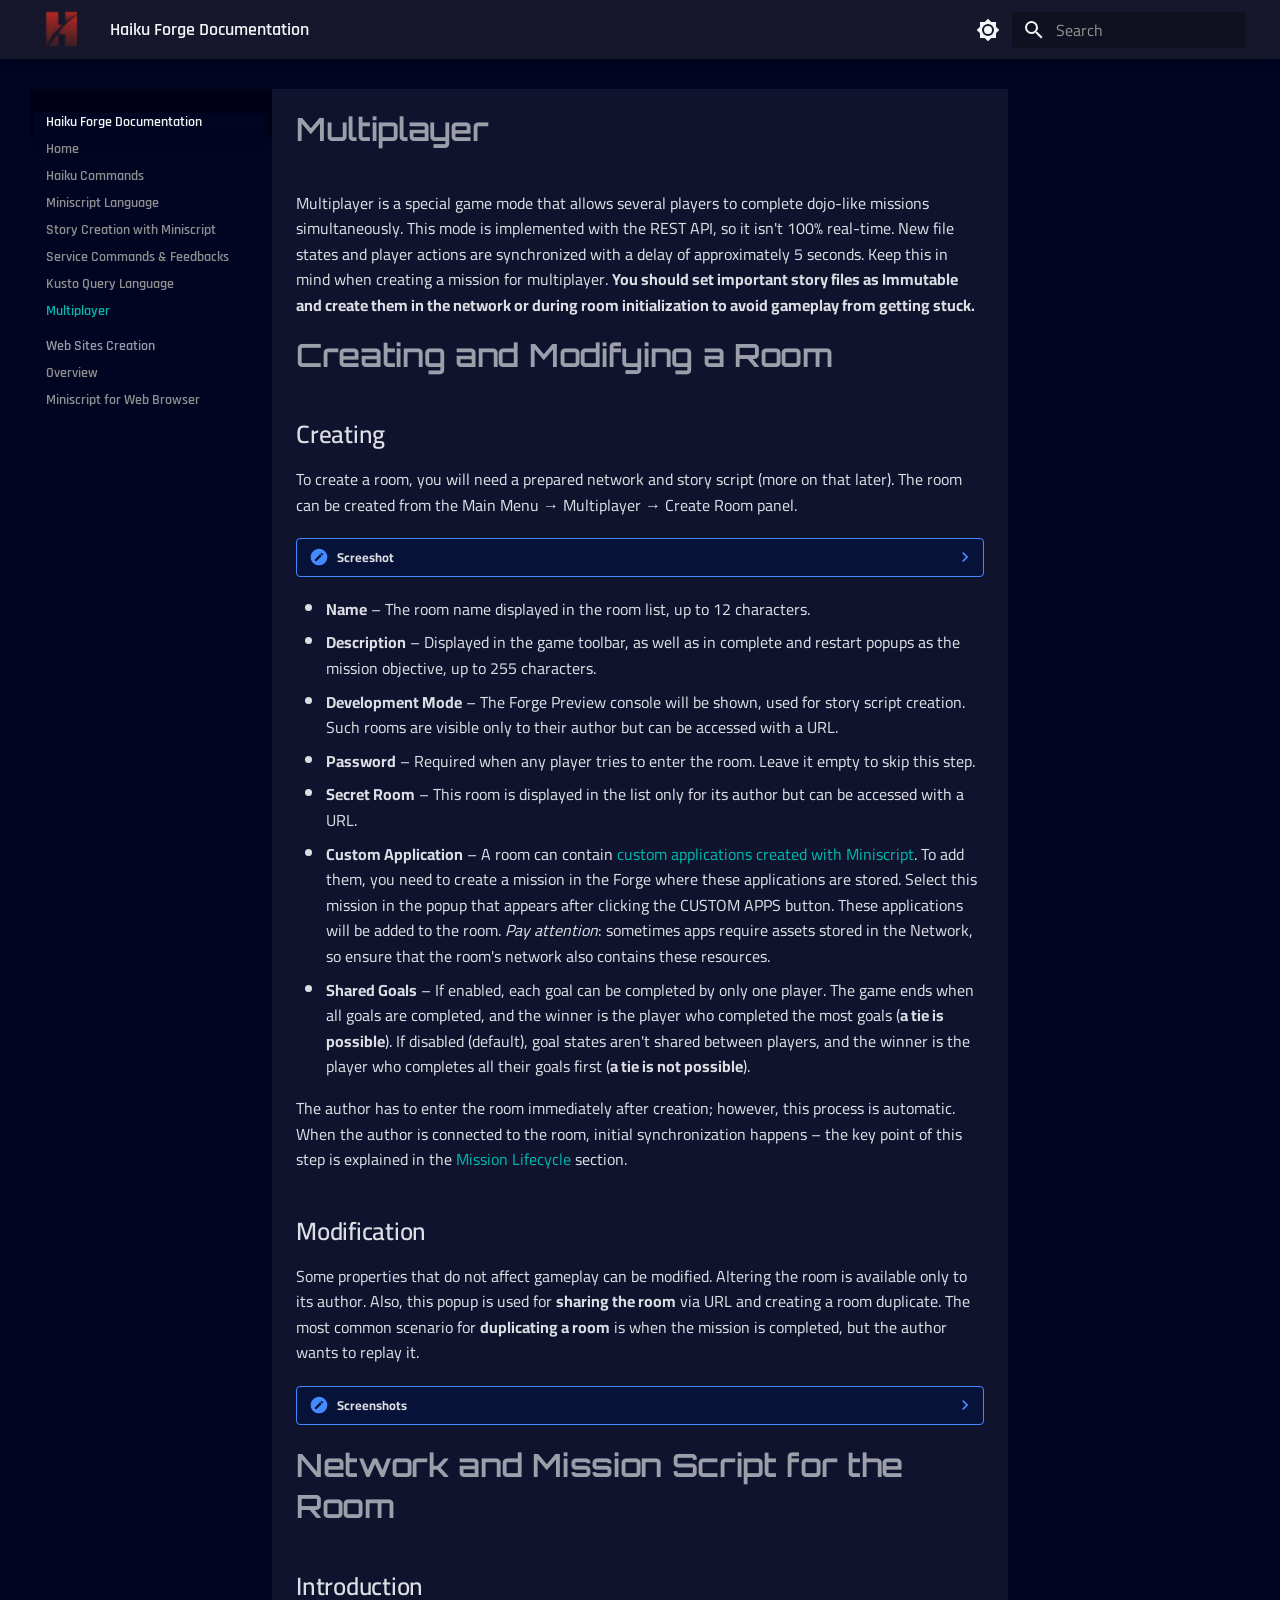
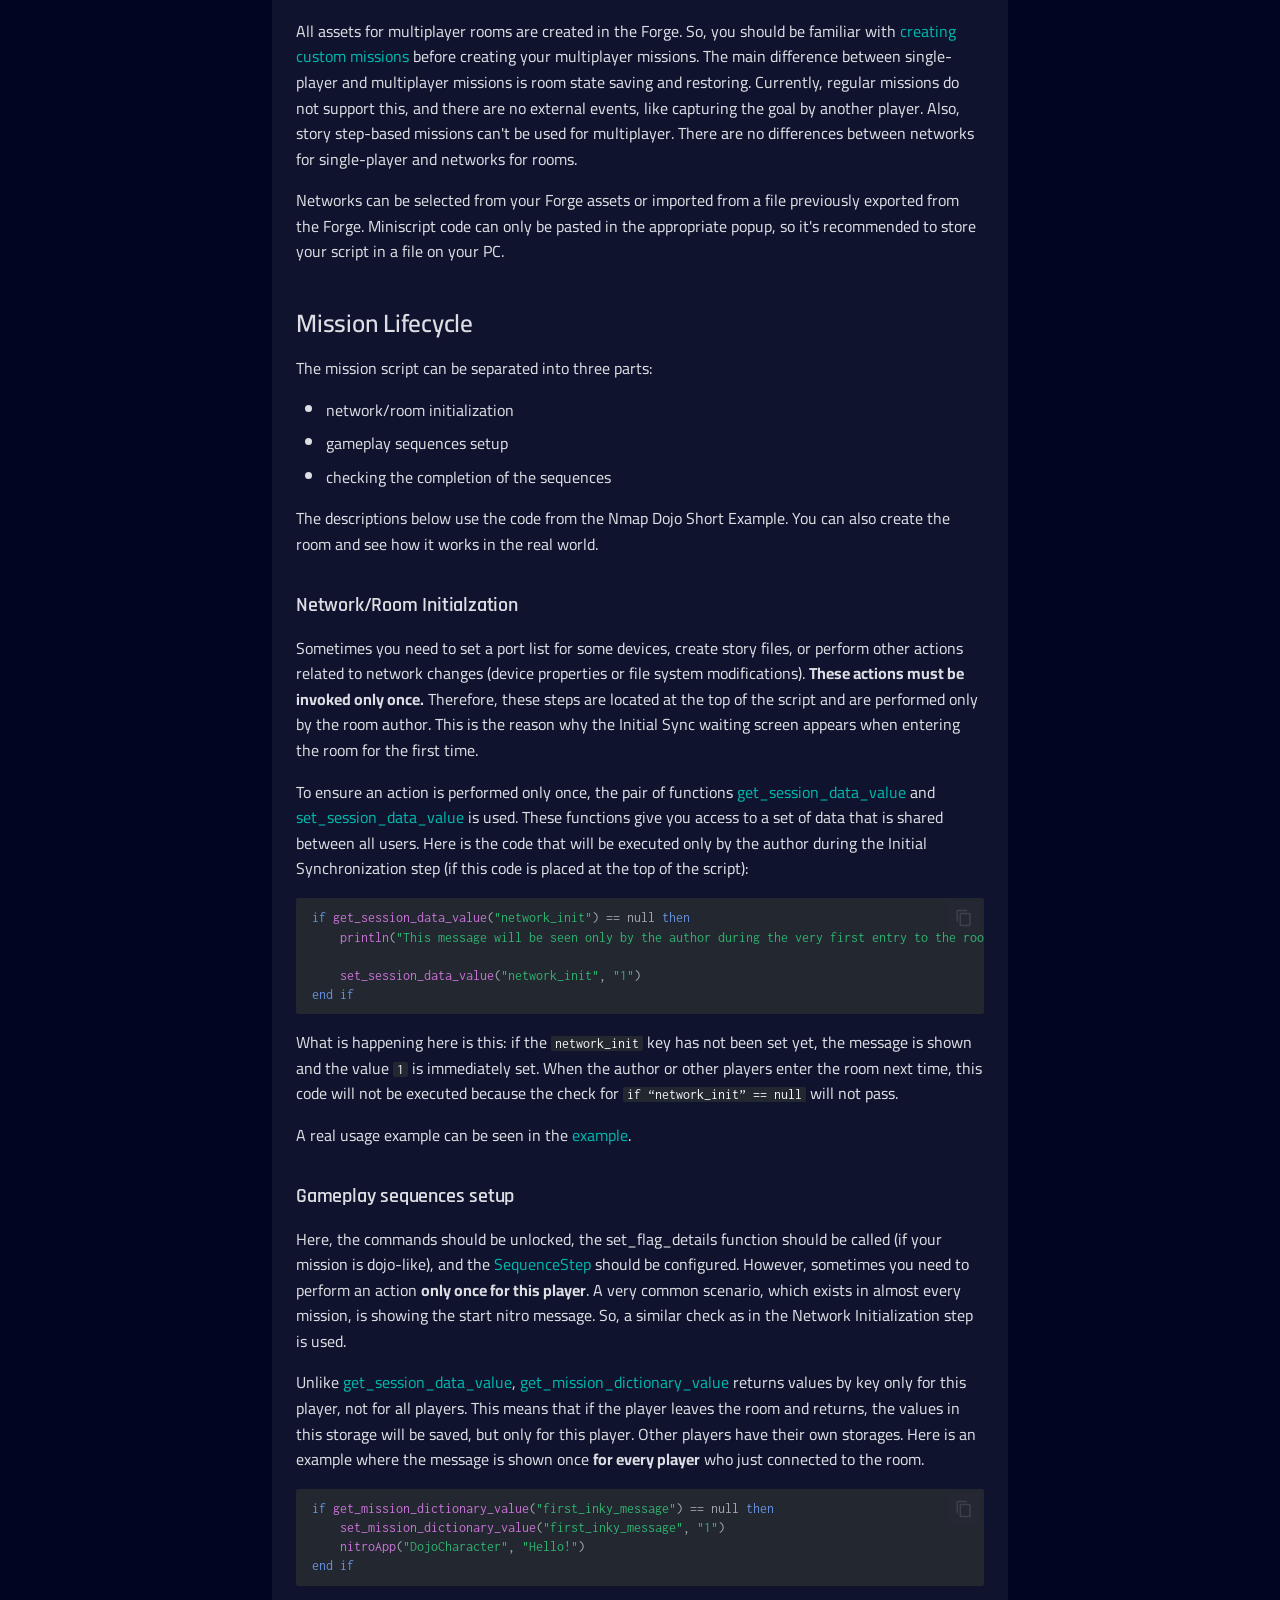
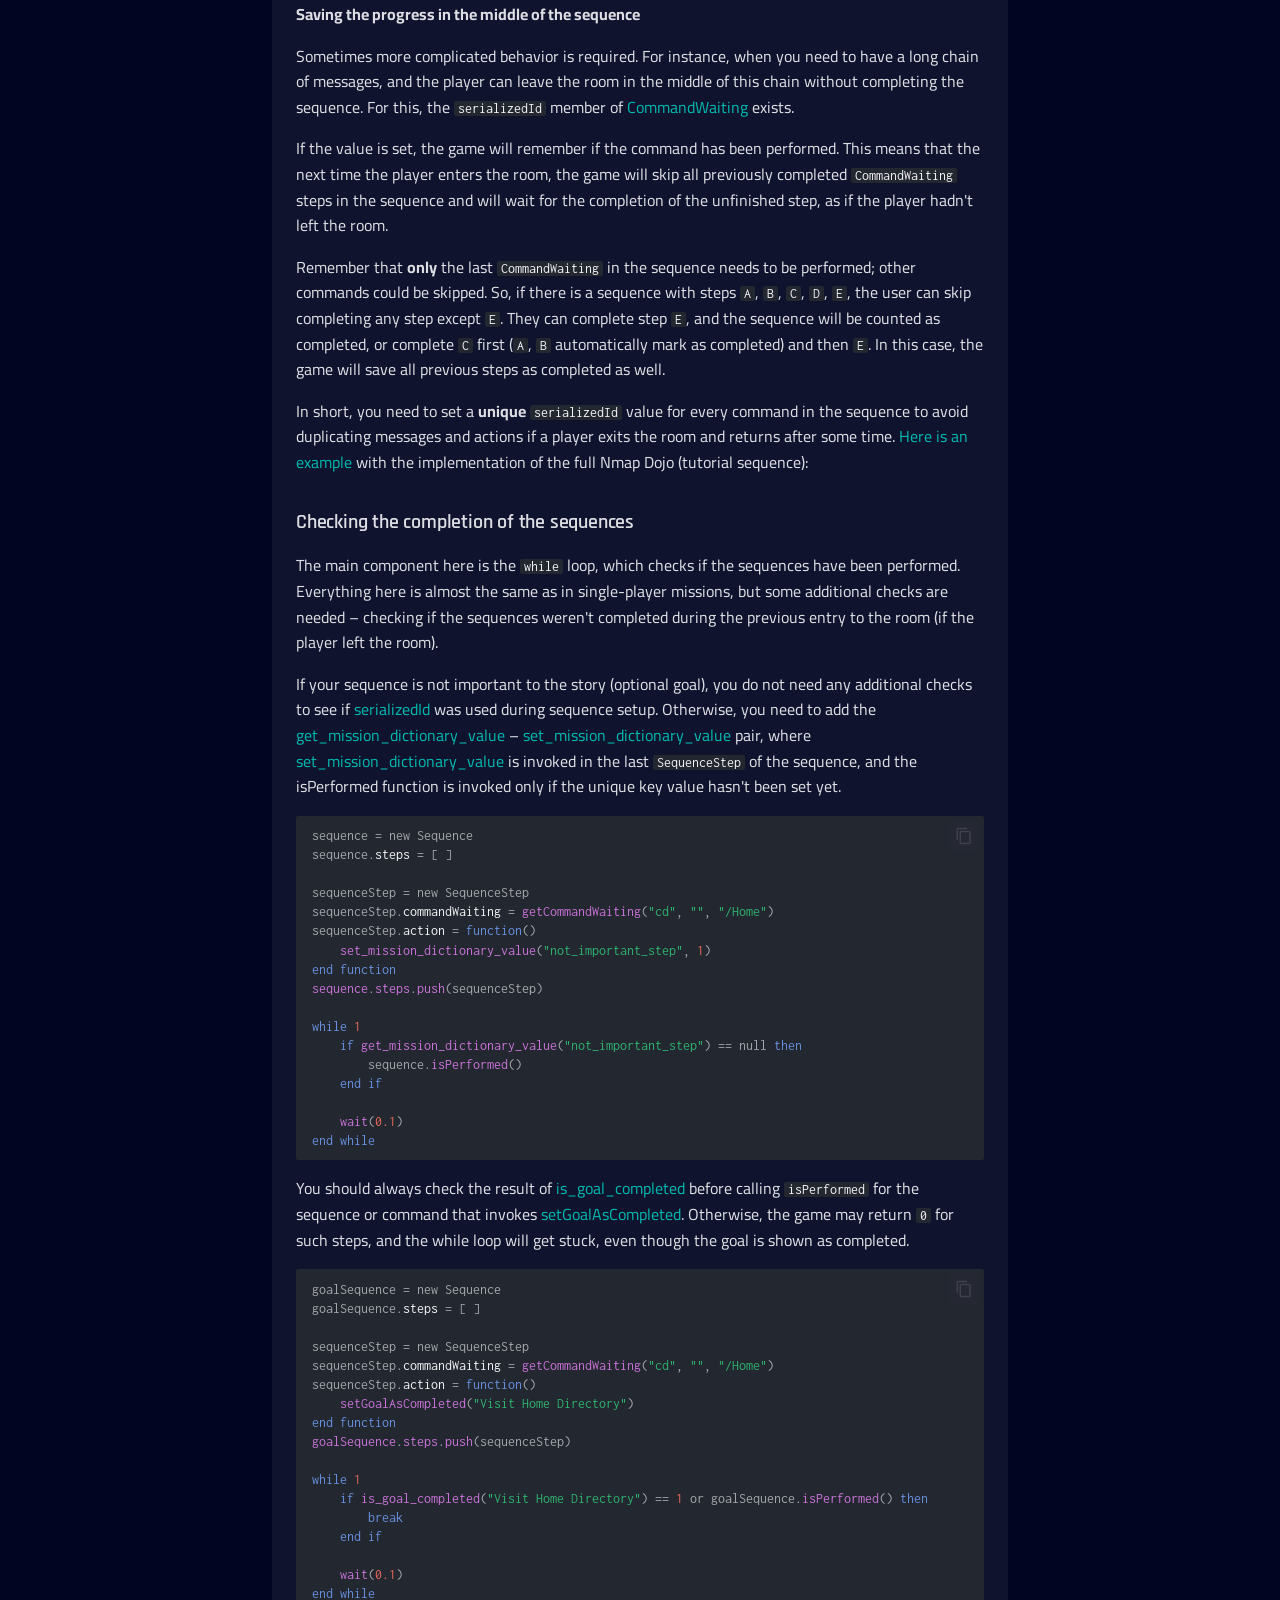
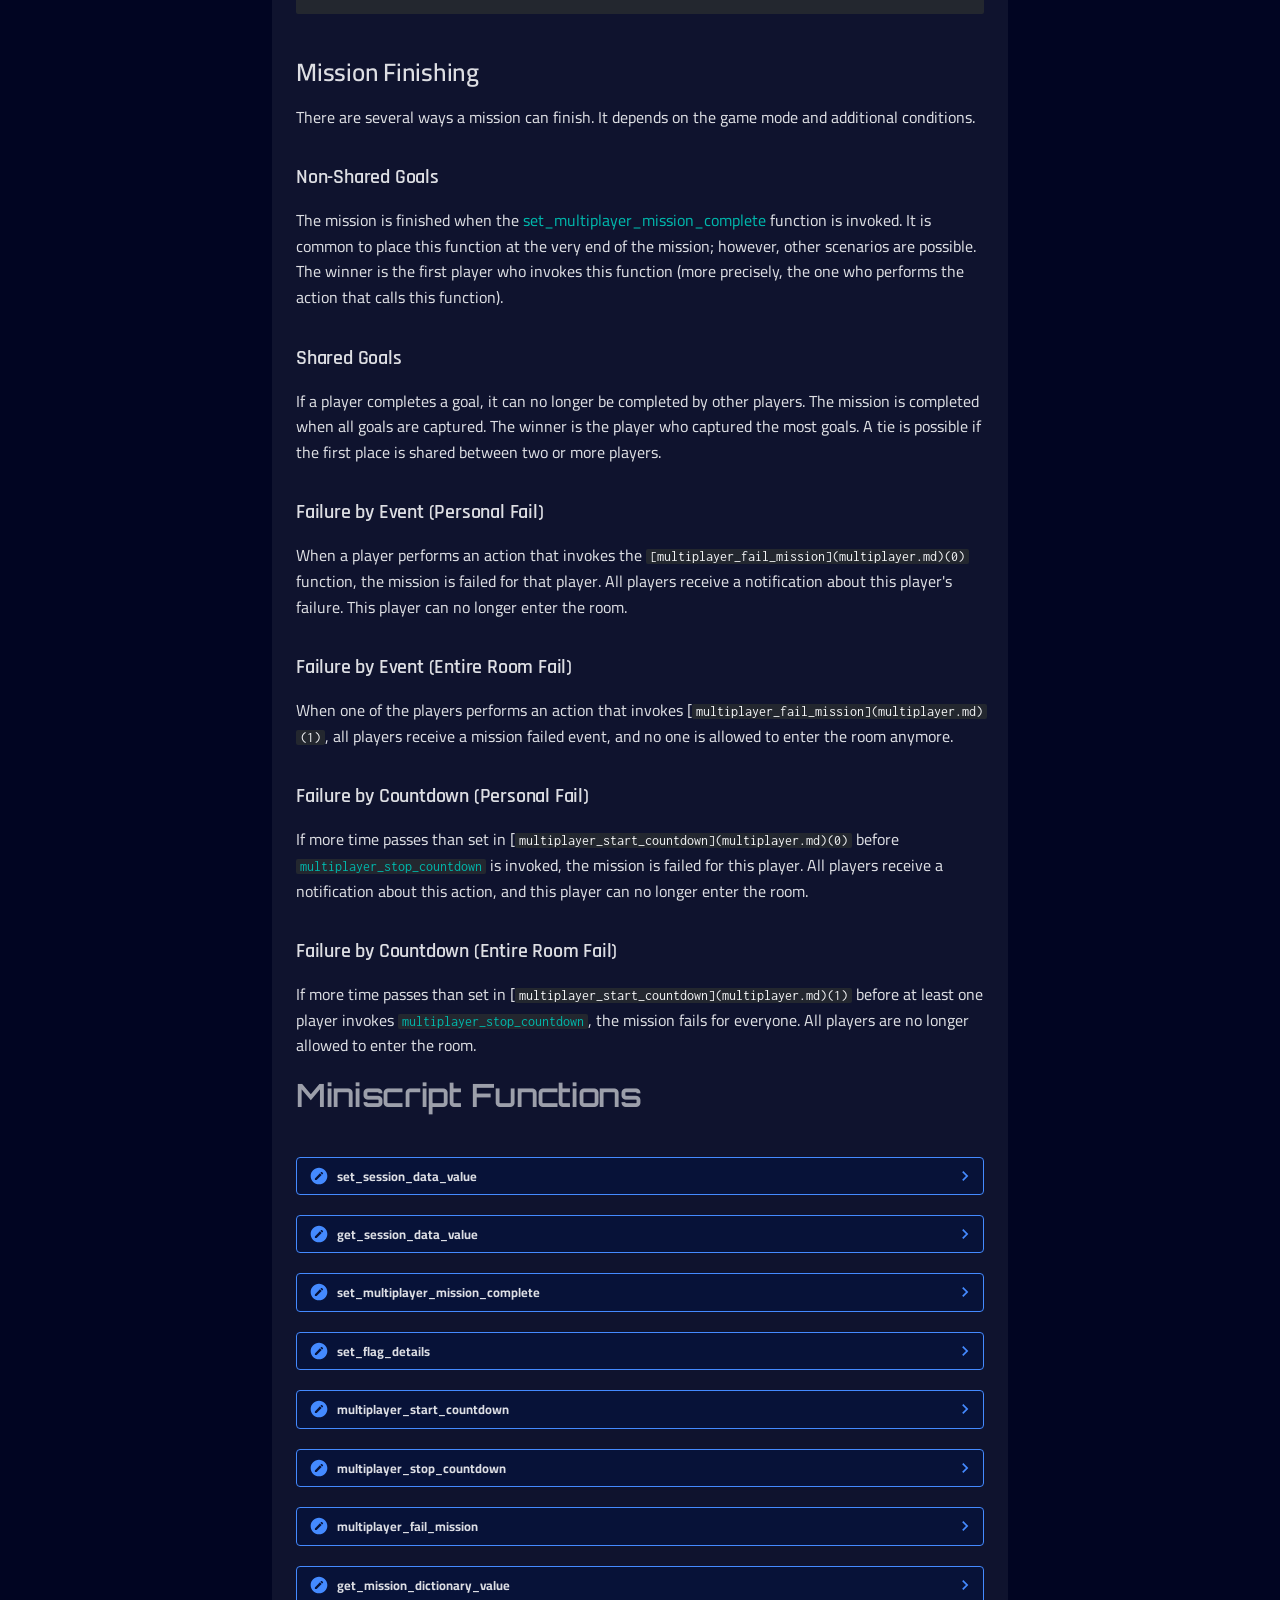
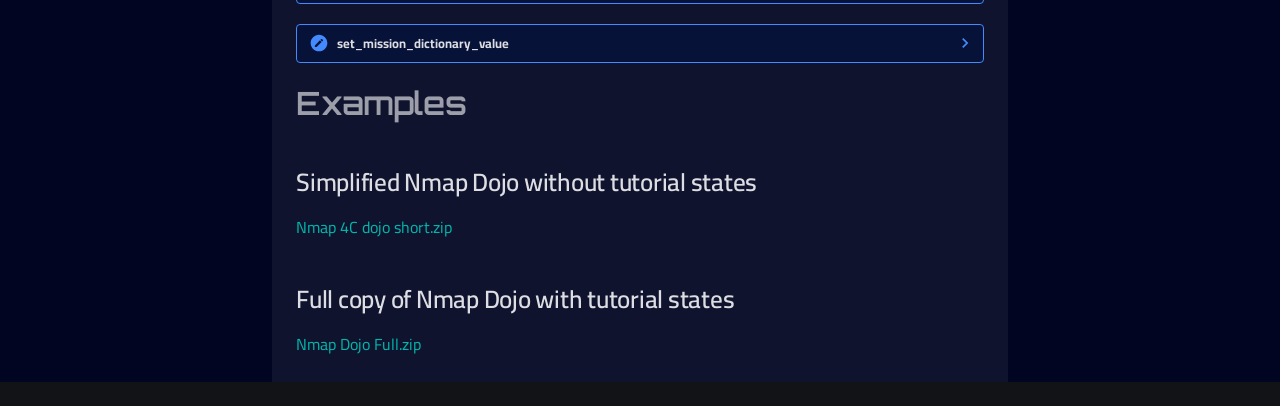
<file: multiplayer/index.html>
<!doctype html>
<html lang="en" class="no-js">
  <head>
    
      <meta charset="utf-8">
      <meta name="viewport" content="width=device-width,initial-scale=1">
      
      
      
        <link rel="canonical" href="https://haiku-inc.github.io/HaikuForgeDocumentation/multiplayer/">
      
      
        <link rel="prev" href="../kusto-query-language/">
      
      
        <link rel="next" href="../web-sites-creation/">
      
      
        
      
      
      <link rel="icon" href="../assets/haiku-logo.png">
      <meta name="generator" content="mkdocs-1.6.1, mkdocs-material-9.8.0">
    
    
      
        <title>Multiplayer - Haiku Forge Documentation</title>
      
    
    
      <link rel="stylesheet" href="../assets/stylesheets/main.57a0d79d.min.css">
      
        
        <link rel="stylesheet" href="../assets/stylesheets/palette.fb2fffe2.min.css">
      
      


    
    
      
    
    
      
        
        
        <link rel="preconnect" href="https://fonts.gstatic.com" crossorigin>
        <link rel="stylesheet" href="https://fonts.googleapis.com/css?family=Cairo:300,300i,400,400i,700,700i%7CInconsolata:400,400i,700,700i&display=fallback">
        <style>:root{--md-text-font:"Cairo";--md-code-font:"Inconsolata"}</style>
      
    
    
      <link rel="stylesheet" href="../stylesheets/haiku.css">
    
    <script>__md_scope=new URL("..",location),__md_hash=e=>[...e].reduce(((e,_)=>(e<<5)-e+_.charCodeAt(0)),0),__md_get=(e,_=localStorage,t=__md_scope)=>JSON.parse(_.getItem(t.pathname+"."+e)),__md_set=(e,_,t=localStorage,a=__md_scope)=>{try{t.setItem(a.pathname+"."+e,JSON.stringify(_))}catch(e){}}</script>
    
      

    
    
  </head>
  
  
    
    
      
    
    
    
    
    <body dir="ltr" data-md-color-scheme="slate" data-md-color-primary="custom" data-md-color-accent="custom">
  
    
    <input class="md-toggle" data-md-toggle="drawer" type="checkbox" id="__drawer" autocomplete="off">
    <input class="md-toggle" data-md-toggle="search" type="checkbox" id="__search" autocomplete="off">
    <label class="md-overlay" for="__drawer"></label>
    <div data-md-component="skip">
      
        
        <a href="#multiplayer" class="md-skip">
          Skip to content
        </a>
      
    </div>
    <div data-md-component="announce">
      
    </div>
    
    
      

  

<header class="md-header md-header--shadow" data-md-component="header">
  <nav class="md-header__inner md-grid" aria-label="Header">
    <a href=".." title="Haiku Forge Documentation" class="md-header__button md-logo" aria-label="Haiku Forge Documentation" data-md-component="logo">
      
  <img src="../assets/haiku-logo.png" alt="logo">

    </a>
    <label class="md-header__button md-icon" for="__drawer">
      
      <svg xmlns="http://www.w3.org/2000/svg" viewBox="0 0 24 24"><path d="M3 6h18v2H3zm0 5h18v2H3zm0 5h18v2H3z"/></svg>
    </label>
    <div class="md-header__title" data-md-component="header-title">
      <div class="md-header__ellipsis">
        <div class="md-header__topic">
          <span class="md-ellipsis">
            Haiku Forge Documentation
          </span>
        </div>
        <div class="md-header__topic" data-md-component="header-topic">
          <span class="md-ellipsis">
            
              Multiplayer
            
          </span>
        </div>
      </div>
    </div>
    
      
        <form class="md-header__option" data-md-component="palette">
  
    
    
    
    <input class="md-option" data-md-color-media="" data-md-color-scheme="slate" data-md-color-primary="custom" data-md-color-accent="custom"  aria-label="Switch to light mode"  type="radio" name="__palette" id="__palette_0">
    
      <label class="md-header__button md-icon" title="Switch to light mode" for="__palette_1" hidden>
        <svg xmlns="http://www.w3.org/2000/svg" viewBox="0 0 24 24"><path d="M12 8a4 4 0 0 0-4 4 4 4 0 0 0 4 4 4 4 0 0 0 4-4 4 4 0 0 0-4-4m0 10a6 6 0 0 1-6-6 6 6 0 0 1 6-6 6 6 0 0 1 6 6 6 6 0 0 1-6 6m8-9.31V4h-4.69L12 .69 8.69 4H4v4.69L.69 12 4 15.31V20h4.69L12 23.31 15.31 20H20v-4.69L23.31 12z"/></svg>
      </label>
    
  
    
    
    
    <input class="md-option" data-md-color-media="" data-md-color-scheme="default" data-md-color-primary="custom" data-md-color-accent="custom"  aria-label="Switch to dark mode"  type="radio" name="__palette" id="__palette_1">
    
      <label class="md-header__button md-icon" title="Switch to dark mode" for="__palette_0" hidden>
        <svg xmlns="http://www.w3.org/2000/svg" viewBox="0 0 24 24"><path d="M12 18c-.89 0-1.74-.2-2.5-.55C11.56 16.5 13 14.42 13 12s-1.44-4.5-3.5-5.45C10.26 6.2 11.11 6 12 6a6 6 0 0 1 6 6 6 6 0 0 1-6 6m8-9.31V4h-4.69L12 .69 8.69 4H4v4.69L.69 12 4 15.31V20h4.69L12 23.31 15.31 20H20v-4.69L23.31 12z"/></svg>
      </label>
    
  
</form>
      
    
    
      <script>var palette=__md_get("__palette");if(palette&&palette.color){if("(prefers-color-scheme)"===palette.color.media){var media=matchMedia("(prefers-color-scheme: light)"),input=document.querySelector(media.matches?"[data-md-color-media='(prefers-color-scheme: light)']":"[data-md-color-media='(prefers-color-scheme: dark)']");palette.color.media=input.getAttribute("data-md-color-media"),palette.color.scheme=input.getAttribute("data-md-color-scheme"),palette.color.primary=input.getAttribute("data-md-color-primary"),palette.color.accent=input.getAttribute("data-md-color-accent")}for(var[key,value]of Object.entries(palette.color))document.body.setAttribute("data-md-color-"+key,value)}</script>
    
    
    
      
      
        <label class="md-header__button md-icon" for="__search">
          
          <svg xmlns="http://www.w3.org/2000/svg" viewBox="0 0 24 24"><path d="M9.5 3A6.5 6.5 0 0 1 16 9.5c0 1.61-.59 3.09-1.56 4.23l.27.27h.79l5 5-1.5 1.5-5-5v-.79l-.27-.27A6.52 6.52 0 0 1 9.5 16 6.5 6.5 0 0 1 3 9.5 6.5 6.5 0 0 1 9.5 3m0 2C7 5 5 7 5 9.5S7 14 9.5 14 14 12 14 9.5 12 5 9.5 5"/></svg>
        </label>
        <div class="md-search" data-md-component="search" role="dialog">
  <label class="md-search__overlay" for="__search"></label>
  <div class="md-search__inner" role="search">
    <form class="md-search__form" name="search">
      <input type="text" class="md-search__input" name="query" aria-label="Search" placeholder="Search" autocapitalize="off" autocorrect="off" autocomplete="off" spellcheck="false" data-md-component="search-query" required>
      <label class="md-search__icon md-icon" for="__search">
        
        <svg xmlns="http://www.w3.org/2000/svg" viewBox="0 0 24 24"><path d="M9.5 3A6.5 6.5 0 0 1 16 9.5c0 1.61-.59 3.09-1.56 4.23l.27.27h.79l5 5-1.5 1.5-5-5v-.79l-.27-.27A6.52 6.52 0 0 1 9.5 16 6.5 6.5 0 0 1 3 9.5 6.5 6.5 0 0 1 9.5 3m0 2C7 5 5 7 5 9.5S7 14 9.5 14 14 12 14 9.5 12 5 9.5 5"/></svg>
        
        <svg xmlns="http://www.w3.org/2000/svg" viewBox="0 0 24 24"><path d="M20 11v2H8l5.5 5.5-1.42 1.42L4.16 12l7.92-7.92L13.5 5.5 8 11z"/></svg>
      </label>
      <nav class="md-search__options" aria-label="Search">
        
        <button type="reset" class="md-search__icon md-icon" title="Clear" aria-label="Clear" tabindex="-1">
          
          <svg xmlns="http://www.w3.org/2000/svg" viewBox="0 0 24 24"><path d="M19 6.41 17.59 5 12 10.59 6.41 5 5 6.41 10.59 12 5 17.59 6.41 19 12 13.41 17.59 19 19 17.59 13.41 12z"/></svg>
        </button>
      </nav>
      
        <div class="md-search__suggest" data-md-component="search-suggest"></div>
      
    </form>
    <div class="md-search__output">
      <div class="md-search__scrollwrap" tabindex="0" data-md-scrollfix>
        <div class="md-search-result" data-md-component="search-result">
          <div class="md-search-result__meta">
            Initializing search
          </div>
          <ol class="md-search-result__list" role="presentation"></ol>
        </div>
      </div>
    </div>
  </div>
</div>
      
    
    
  </nav>
  
</header>
    
    <div class="md-container" data-md-component="container">
      
      
        
          
        
      
      <main class="md-main" data-md-component="main">
        <div class="md-main__inner md-grid">
          
            
              
              <div class="md-sidebar md-sidebar--primary" data-md-component="sidebar" data-md-type="navigation" >
                <div class="md-sidebar__scrollwrap">
                  <div class="md-sidebar__inner">
                    



<nav class="md-nav md-nav--primary" aria-label="Navigation" data-md-level="0">
  <label class="md-nav__title" for="__drawer">
    <a href=".." title="Haiku Forge Documentation" class="md-nav__button md-logo" aria-label="Haiku Forge Documentation" data-md-component="logo">
      
  <img src="../assets/haiku-logo.png" alt="logo">

    </a>
    Haiku Forge Documentation
  </label>
  
  <ul class="md-nav__list" data-md-scrollfix>
    
      
      
  
  
  
  
    <li class="md-nav__item">
      <a href=".." class="md-nav__link">
        
  
  
  <span class="md-ellipsis">
    
  
    Home
  

    
  </span>
  
  

      </a>
    </li>
  

    
      
      
  
  
  
  
    <li class="md-nav__item">
      <a href="../haiku-commands/" class="md-nav__link">
        
  
  
  <span class="md-ellipsis">
    
  
    Haiku Commands
  

    
  </span>
  
  

      </a>
    </li>
  

    
      
      
  
  
  
  
    <li class="md-nav__item">
      <a href="../miniscript-anvil-scripting-language/" class="md-nav__link">
        
  
  
  <span class="md-ellipsis">
    
  
    Miniscript Language
  

    
  </span>
  
  

      </a>
    </li>
  

    
      
      
  
  
  
  
    <li class="md-nav__item">
      <a href="../story-creation-with-miniscript/" class="md-nav__link">
        
  
  
  <span class="md-ellipsis">
    
  
    Story Creation with Miniscript
  

    
  </span>
  
  

      </a>
    </li>
  

    
      
      
  
  
  
  
    <li class="md-nav__item">
      <a href="../service-commands-and-feedbacks/" class="md-nav__link">
        
  
  
  <span class="md-ellipsis">
    
  
    Service Commands & Feedbacks
  

    
  </span>
  
  

      </a>
    </li>
  

    
      
      
  
  
  
  
    <li class="md-nav__item">
      <a href="../kusto-query-language/" class="md-nav__link">
        
  
  
  <span class="md-ellipsis">
    
  
    Kusto Query Language
  

    
  </span>
  
  

      </a>
    </li>
  

    
      
      
  
  
    
  
  
  
    <li class="md-nav__item md-nav__item--active">
      
      <input class="md-nav__toggle md-toggle" type="checkbox" id="__toc">
      
      
        
      
      
      <a href="./" class="md-nav__link md-nav__link--active">
        
  
  
  <span class="md-ellipsis">
    
  
    Multiplayer
  

    
  </span>
  
  

      </a>
      
    </li>
  

    
      
      
  
  
  
  
    
    
    
    
      
        
        
      
    
    
    <li class="md-nav__item md-nav__item--section md-nav__item--nested">
      
        
        
          
        
        <input class="md-nav__toggle md-toggle md-toggle--indeterminate" type="checkbox" id="__nav_8" >
        
          
          <label class="md-nav__link" for="__nav_8" id="__nav_8_label" tabindex="">
            
  
  
  <span class="md-ellipsis">
    
  
    Web Sites Creation
  

    
  </span>
  
  

            <span class="md-nav__icon md-icon"></span>
          </label>
        
        <nav class="md-nav" data-md-level="1" aria-labelledby="__nav_8_label" aria-expanded="false">
          <label class="md-nav__title" for="__nav_8">
            <span class="md-nav__icon md-icon"></span>
            
  
    Web Sites Creation
  

          </label>
          <ul class="md-nav__list" data-md-scrollfix>
            
              
                
  
  
  
  
    <li class="md-nav__item">
      <a href="../web-sites-creation/" class="md-nav__link">
        
  
  
  <span class="md-ellipsis">
    
  
    Overview
  

    
  </span>
  
  

      </a>
    </li>
  

              
            
              
                
  
  
  
  
    <li class="md-nav__item">
      <a href="../web-sites-creation/miniscript-for-web-browser/" class="md-nav__link">
        
  
  
  <span class="md-ellipsis">
    
  
    Miniscript for Web Browser
  

    
  </span>
  
  

      </a>
    </li>
  

              
            
          </ul>
        </nav>
      
    </li>
  

    
  </ul>
</nav>
                  </div>
                </div>
              </div>
            
            
              
              <div class="md-sidebar md-sidebar--secondary" data-md-component="sidebar" data-md-type="toc" >
                <div class="md-sidebar__scrollwrap">
                  <div class="md-sidebar__inner">
                    

<nav class="md-nav md-nav--secondary" aria-label="Table of contents">
  
  
  
    
  
  
</nav>
                  </div>
                </div>
              </div>
            
          
          
            <div class="md-content" data-md-component="content">
              
              <article class="md-content__inner md-typeset">
                
                  



<h1 id="multiplayer">Multiplayer<a class="headerlink" href="#multiplayer" title="Permanent link">&para;</a></h1>
<p>Multiplayer is a special game mode that allows several players to complete dojo-like missions simultaneously. This mode is implemented with the REST API, so it isn't 100% real-time. New file states and player actions are synchronized with a delay of approximately 5 seconds. Keep this in mind when creating a mission for multiplayer. <strong>You should set important story files as Immutable and create them in the network or during room initialization to avoid gameplay from getting stuck.</strong></p>
<h1 id="creating-and-modifying-a-room">Creating and Modifying a Room<a class="headerlink" href="#creating-and-modifying-a-room" title="Permanent link">&para;</a></h1>
<h2 id="creating">Creating<a class="headerlink" href="#creating" title="Permanent link">&para;</a></h2>
<p>To create a room, you will need a prepared network and story script (more on that later). The room can be created from the Main Menu → Multiplayer → Create Room panel.</p>
<details class="note">
<summary>Screeshot</summary>
<p><img alt="image.png" src="image.png" /></p>
</details>
<ul>
<li><strong>Name</strong> – The room name displayed in the room list, up to 12 characters.</li>
<li><strong>Description</strong> – Displayed in the game toolbar, as well as in complete and restart popups as the mission objective, up to 255 characters.</li>
<li><strong>Development Mode</strong> – The Forge Preview console will be shown, used for story script creation. Such rooms are visible only to their author but can be accessed with a URL.</li>
<li><strong>Password</strong> – Required when any player tries to enter the room. Leave it empty to skip this step.</li>
<li><strong>Secret Room</strong> – This room is displayed in the list only for its author but can be accessed with a URL.</li>
<li><strong>Custom Application</strong> – A room can contain <a href="../story-creation-with-miniscript/">custom applications created with Miniscript</a>. To add them, you need to create a mission in the Forge where these applications are stored. Select this mission in the popup that appears after clicking the CUSTOM APPS button. These applications will be added to the room.
<em>Pay attention</em>: sometimes apps require assets stored in the Network, so ensure that the room's network also contains these resources.</li>
<li><strong>Shared Goals</strong> – If enabled, each goal can be completed by only one player. The game ends when all goals are completed, and the winner is the player who completed the most goals (<strong>a tie is possible</strong>). If disabled (default), goal states aren't shared between players, and the winner is the player who completes all their goals first (<strong>a tie is not possible</strong>).</li>
</ul>
<p>The author has to enter the room immediately after creation; however, this process is automatic. When the author is connected to the room, initial synchronization happens – the key point of this step is explained in the <a href="./">Mission Lifecycle</a> section.</p>
<h2 id="modification">Modification<a class="headerlink" href="#modification" title="Permanent link">&para;</a></h2>
<p>Some properties that do not affect gameplay can be modified. Altering the room is available only to its author. Also, this popup is used for <strong>sharing the room</strong> via URL and creating a room duplicate. The most common scenario for <strong>duplicating a room</strong> is when the mission is completed, but the author wants to replay it.</p>
<details class="note">
<summary>Screenshots</summary>
<p><img alt="image.png" src="image-1.png" /></p>
<p><img alt="image.png" src="image-2.png" /></p>
</details>
<h1 id="network-and-mission-script-for-the-room">Network and Mission Script for the Room<a class="headerlink" href="#network-and-mission-script-for-the-room" title="Permanent link">&para;</a></h1>
<h2 id="introduction">Introduction<a class="headerlink" href="#introduction" title="Permanent link">&para;</a></h2>
<p>All assets for multiplayer rooms are created in the Forge. So, you should be familiar with <a href="../story-creation-with-miniscript/">creating custom missions</a> before creating your multiplayer missions. The main difference between single-player and multiplayer missions is room state saving and restoring. Currently, regular missions do not support this, and there are no external events, like capturing the goal by another player. Also, story step-based missions can't be used for multiplayer. There are no differences between networks for single-player and networks for rooms.</p>
<p>Networks can be selected from your Forge assets or imported from a file previously exported from the Forge. Miniscript code can only be pasted in the appropriate popup, so it's recommended to store your script in a file on your PC.</p>
<h2 id="mission-lifecycle">Mission Lifecycle<a class="headerlink" href="#mission-lifecycle" title="Permanent link">&para;</a></h2>
<p>The mission script can be separated into three parts:</p>
<ul>
<li>network/room initialization</li>
<li>gameplay sequences setup</li>
<li>checking the completion of the sequences</li>
</ul>
<p>The descriptions below use the code from the Nmap Dojo Short Example. You can also create the room and see how it works in the real world.</p>
<h3 id="networkroom-initialzation">Network/Room Initialzation<a class="headerlink" href="#networkroom-initialzation" title="Permanent link">&para;</a></h3>
<p>Sometimes you need to set a port list for some devices, create story files, or perform other actions related to network changes (device properties or file system modifications). <strong>These actions must be invoked only once.</strong> Therefore, these steps are located at the top of the script and are performed only by the room author. This is the reason why the Initial Sync waiting screen appears when entering the room for the first time.</p>
<p>To ensure an action is performed only once, the pair of functions <a href="./">get_session_data_value</a> and <a href="./">set_session_data_value</a> is used. These functions give you access to a set of data that is shared between all users. Here is the code that will be executed only by the author during the Initial Synchronization step (if this code is placed at the top of the script):</p>
<div class="highlight"><pre><span></span><code><a id="__codelineno-0-1" name="__codelineno-0-1" href="#__codelineno-0-1"></a><span class="kr">if</span><span class="w"> </span><span class="nf">get_session_data_value</span><span class="p">(</span><span class="s2">"network_init"</span><span class="p">)</span><span class="w"> </span><span class="o">==</span><span class="w"> </span><span class="nv">null</span><span class="w"> </span><span class="kr">then</span>
<a id="__codelineno-0-2" name="__codelineno-0-2" href="#__codelineno-0-2"></a><span class="w">    </span><span class="nf">println</span><span class="p">(</span><span class="s2">"This message will be seen only by the author during the very first entry to the room"</span><span class="p">)</span>
<a id="__codelineno-0-3" name="__codelineno-0-3" href="#__codelineno-0-3"></a>
<a id="__codelineno-0-4" name="__codelineno-0-4" href="#__codelineno-0-4"></a><span class="w">    </span><span class="nf">set_session_data_value</span><span class="p">(</span><span class="s2">"network_init"</span><span class="p">,</span><span class="w"> </span><span class="s2">"1"</span><span class="p">)</span>
<a id="__codelineno-0-5" name="__codelineno-0-5" href="#__codelineno-0-5"></a><span class="kr">end</span><span class="w"> </span><span class="kr">if</span>
</code></pre></div>
<p>What is happening here is this: if the <code>network_init</code> key has not been set yet, the message is shown and the value <code>1</code> is immediately set. When the author or other players enter the room next time, this code will not be executed because the check for <code>if “network_init” == null</code> will not pass.</p>
<p>A real usage example can be seen in the <a href="./">example</a>.</p>
<h3 id="gameplay-sequences-setup">Gameplay sequences setup<a class="headerlink" href="#gameplay-sequences-setup" title="Permanent link">&para;</a></h3>
<p>Here, the commands should be unlocked, the set_flag_details function should be called (if your mission is dojo-like), and the <a href="../story-creation-with-miniscript/">SequenceStep</a> should be configured. However, sometimes you need to perform an action <strong>only once for this player</strong>. A very common scenario, which exists in almost every mission, is showing the start nitro message. So, a similar check as in the Network Initialization step is used.</p>
<p>Unlike <a href="./">get_session_data_value</a>, <a href="./">get_mission_dictionary_value</a> returns values by key only for this player, not for all players. This means that if the player leaves the room and returns, the values in this storage will be saved, but only for this player. Other players have their own storages. Here is an example where the message is shown once <strong>for every player</strong> who just connected to the room.</p>
<div class="highlight"><pre><span></span><code><a id="__codelineno-1-1" name="__codelineno-1-1" href="#__codelineno-1-1"></a><span class="kr">if</span><span class="w"> </span><span class="nf">get_mission_dictionary_value</span><span class="p">(</span><span class="s2">"first_inky_message"</span><span class="p">)</span><span class="w"> </span><span class="o">==</span><span class="w"> </span><span class="nv">null</span><span class="w"> </span><span class="kr">then</span>
<a id="__codelineno-1-2" name="__codelineno-1-2" href="#__codelineno-1-2"></a><span class="w">    </span><span class="nf">set_mission_dictionary_value</span><span class="p">(</span><span class="s2">"first_inky_message"</span><span class="p">,</span><span class="w"> </span><span class="s2">"1"</span><span class="p">)</span>
<a id="__codelineno-1-3" name="__codelineno-1-3" href="#__codelineno-1-3"></a><span class="w">    </span><span class="nf">nitroApp</span><span class="p">(</span><span class="s2">"DojoCharacter"</span><span class="p">,</span><span class="w"> </span><span class="s2">"Hello!"</span><span class="p">)</span>
<a id="__codelineno-1-4" name="__codelineno-1-4" href="#__codelineno-1-4"></a><span class="kr">end</span><span class="w"> </span><span class="kr">if</span>
</code></pre></div>
<p><strong>Saving the progress in the middle of the sequence</strong></p>
<p>Sometimes more complicated behavior is required. For instance, when you need to have a long chain of messages, and the player can leave the room in the middle of this chain without completing the sequence. For this, the <code>serializedId</code> member of <a href="../story-creation-with-miniscript/">CommandWaiting</a> exists.</p>
<p>If the value is set, the game will remember if the command has been performed. This means that the next time the player enters the room, the game will skip all previously completed <code>CommandWaiting</code> steps in the sequence and will wait for the completion of the unfinished step, as if the player hadn't left the room.</p>
<p>Remember that <strong>only</strong> the last <code>CommandWaiting</code> in the sequence needs to be performed; other commands could be skipped. So, if there is a sequence with steps <code>A</code>, <code>B</code>, <code>C</code>, <code>D</code>, <code>E</code>, the user can skip completing any step except <code>E</code>. They can complete step <code>E</code>, and the sequence will be counted as completed, or complete <code>C</code>  first (<code>A</code>, <code>B</code> automatically mark as completed) and then <code>E</code>. In this case, the game will save all previous steps as completed as well.</p>
<p>In short, you need to set a <strong>unique</strong> <code>serializedId</code> value for every command in the sequence to avoid duplicating messages and actions if a player exits the room and returns after some time. <a href="./">Here is an example</a> with the implementation of the full Nmap Dojo (tutorial sequence):</p>
<h3 id="checking-the-completion-of-the-sequences">Checking the completion of the sequences<a class="headerlink" href="#checking-the-completion-of-the-sequences" title="Permanent link">&para;</a></h3>
<p>The main component here is the <code>while</code> loop, which checks if the sequences have been performed. Everything here is almost the same as in single-player missions, but some additional checks are needed – checking if the sequences weren't completed during the previous entry to the room (if the player left the room).</p>
<p>If your sequence is not important to the story (optional goal), you do not need any additional checks to see if <a href="./">serializedId</a> was used during sequence setup. Otherwise, you need to add the <a href="./">get_mission_dictionary_value</a> – <a href="./">set_mission_dictionary_value</a> pair, where <a href="./">set_mission_dictionary_value</a> is invoked in the last <code>SequenceStep</code> of the sequence, and the isPerformed function is invoked only if the unique key value hasn't been set yet.</p>
<div class="highlight"><pre><span></span><code><a id="__codelineno-2-1" name="__codelineno-2-1" href="#__codelineno-2-1"></a><span class="nv">sequence</span><span class="w"> </span><span class="o">=</span><span class="w"> </span><span class="nv">new</span><span class="w"> </span><span class="nv">Sequence</span>
<a id="__codelineno-2-2" name="__codelineno-2-2" href="#__codelineno-2-2"></a><span class="nv">sequence</span><span class="p">.</span><span class="py">steps</span><span class="w"> </span><span class="o">=</span><span class="w"> </span><span class="p">[</span><span class="w"> </span><span class="p">]</span>
<a id="__codelineno-2-3" name="__codelineno-2-3" href="#__codelineno-2-3"></a>
<a id="__codelineno-2-4" name="__codelineno-2-4" href="#__codelineno-2-4"></a><span class="nv">sequenceStep</span><span class="w"> </span><span class="o">=</span><span class="w"> </span><span class="nv">new</span><span class="w"> </span><span class="nv">SequenceStep</span>
<a id="__codelineno-2-5" name="__codelineno-2-5" href="#__codelineno-2-5"></a><span class="nv">sequenceStep</span><span class="p">.</span><span class="py">commandWaiting</span><span class="w"> </span><span class="o">=</span><span class="w"> </span><span class="nf">getCommandWaiting</span><span class="p">(</span><span class="s2">"cd"</span><span class="p">,</span><span class="w"> </span><span class="s2">""</span><span class="p">,</span><span class="w"> </span><span class="s2">"/Home"</span><span class="p">)</span>
<a id="__codelineno-2-6" name="__codelineno-2-6" href="#__codelineno-2-6"></a><span class="nv">sequenceStep</span><span class="p">.</span><span class="py">action</span><span class="w"> </span><span class="o">=</span><span class="w"> </span><span class="kr">function</span><span class="p">()</span>
<a id="__codelineno-2-7" name="__codelineno-2-7" href="#__codelineno-2-7"></a><span class="w">    </span><span class="nf">set_mission_dictionary_value</span><span class="p">(</span><span class="s2">"not_important_step"</span><span class="p">,</span><span class="w"> </span><span class="mi">1</span><span class="p">)</span>
<a id="__codelineno-2-8" name="__codelineno-2-8" href="#__codelineno-2-8"></a><span class="kr">end</span><span class="w"> </span><span class="kr">function</span>
<a id="__codelineno-2-9" name="__codelineno-2-9" href="#__codelineno-2-9"></a><span class="nc">sequence</span><span class="p">.</span><span class="nc">steps</span><span class="p">.</span><span class="nf">push</span><span class="p">(</span><span class="nv">sequenceStep</span><span class="p">)</span>
<a id="__codelineno-2-10" name="__codelineno-2-10" href="#__codelineno-2-10"></a>
<a id="__codelineno-2-11" name="__codelineno-2-11" href="#__codelineno-2-11"></a><span class="kr">while</span><span class="w"> </span><span class="mi">1</span>
<a id="__codelineno-2-12" name="__codelineno-2-12" href="#__codelineno-2-12"></a><span class="w">    </span><span class="kr">if</span><span class="w"> </span><span class="nf">get_mission_dictionary_value</span><span class="p">(</span><span class="s2">"not_important_step"</span><span class="p">)</span><span class="w"> </span><span class="o">==</span><span class="w"> </span><span class="nv">null</span><span class="w"> </span><span class="kr">then</span>
<a id="__codelineno-2-13" name="__codelineno-2-13" href="#__codelineno-2-13"></a><span class="w">        </span><span class="nv">sequence</span><span class="p">.</span><span class="nf">isPerformed</span><span class="p">()</span>
<a id="__codelineno-2-14" name="__codelineno-2-14" href="#__codelineno-2-14"></a><span class="w">    </span><span class="kr">end</span><span class="w"> </span><span class="kr">if</span>
<a id="__codelineno-2-15" name="__codelineno-2-15" href="#__codelineno-2-15"></a>
<a id="__codelineno-2-16" name="__codelineno-2-16" href="#__codelineno-2-16"></a><span class="w">    </span><span class="nf">wait</span><span class="p">(</span><span class="mf">0.1</span><span class="p">)</span>
<a id="__codelineno-2-17" name="__codelineno-2-17" href="#__codelineno-2-17"></a><span class="kr">end</span><span class="w"> </span><span class="kr">while</span>
</code></pre></div>
<p>You should always check the result of <a href="../story-creation-with-miniscript/">is_goal_completed</a> before calling <code>isPerformed</code> for the sequence or command that invokes <a href="../story-creation-with-miniscript/">setGoalAsCompleted</a>. Otherwise, the game may return <code>0</code> for such steps, and the while loop will get stuck, even though the goal is shown as completed.</p>
<div class="highlight"><pre><span></span><code><a id="__codelineno-3-1" name="__codelineno-3-1" href="#__codelineno-3-1"></a><span class="nv">goalSequence</span><span class="w"> </span><span class="o">=</span><span class="w"> </span><span class="nv">new</span><span class="w"> </span><span class="nv">Sequence</span>
<a id="__codelineno-3-2" name="__codelineno-3-2" href="#__codelineno-3-2"></a><span class="nv">goalSequence</span><span class="p">.</span><span class="py">steps</span><span class="w"> </span><span class="o">=</span><span class="w"> </span><span class="p">[</span><span class="w"> </span><span class="p">]</span>
<a id="__codelineno-3-3" name="__codelineno-3-3" href="#__codelineno-3-3"></a>
<a id="__codelineno-3-4" name="__codelineno-3-4" href="#__codelineno-3-4"></a><span class="nv">sequenceStep</span><span class="w"> </span><span class="o">=</span><span class="w"> </span><span class="nv">new</span><span class="w"> </span><span class="nv">SequenceStep</span>
<a id="__codelineno-3-5" name="__codelineno-3-5" href="#__codelineno-3-5"></a><span class="nv">sequenceStep</span><span class="p">.</span><span class="py">commandWaiting</span><span class="w"> </span><span class="o">=</span><span class="w"> </span><span class="nf">getCommandWaiting</span><span class="p">(</span><span class="s2">"cd"</span><span class="p">,</span><span class="w"> </span><span class="s2">""</span><span class="p">,</span><span class="w"> </span><span class="s2">"/Home"</span><span class="p">)</span>
<a id="__codelineno-3-6" name="__codelineno-3-6" href="#__codelineno-3-6"></a><span class="nv">sequenceStep</span><span class="p">.</span><span class="py">action</span><span class="w"> </span><span class="o">=</span><span class="w"> </span><span class="kr">function</span><span class="p">()</span>
<a id="__codelineno-3-7" name="__codelineno-3-7" href="#__codelineno-3-7"></a><span class="w">    </span><span class="nf">setGoalAsCompleted</span><span class="p">(</span><span class="s2">"Visit Home Directory"</span><span class="p">)</span>
<a id="__codelineno-3-8" name="__codelineno-3-8" href="#__codelineno-3-8"></a><span class="kr">end</span><span class="w"> </span><span class="kr">function</span>
<a id="__codelineno-3-9" name="__codelineno-3-9" href="#__codelineno-3-9"></a><span class="nc">goalSequence</span><span class="p">.</span><span class="nc">steps</span><span class="p">.</span><span class="nf">push</span><span class="p">(</span><span class="nv">sequenceStep</span><span class="p">)</span>
<a id="__codelineno-3-10" name="__codelineno-3-10" href="#__codelineno-3-10"></a>
<a id="__codelineno-3-11" name="__codelineno-3-11" href="#__codelineno-3-11"></a><span class="kr">while</span><span class="w"> </span><span class="mi">1</span>
<a id="__codelineno-3-12" name="__codelineno-3-12" href="#__codelineno-3-12"></a><span class="w">    </span><span class="kr">if</span><span class="w"> </span><span class="nf">is_goal_completed</span><span class="p">(</span><span class="s2">"Visit Home Directory"</span><span class="p">)</span><span class="w"> </span><span class="o">==</span><span class="w"> </span><span class="mi">1</span><span class="w"> </span><span class="ow">or</span><span class="w"> </span><span class="nv">goalSequence</span><span class="p">.</span><span class="nf">isPerformed</span><span class="p">()</span><span class="w"> </span><span class="kr">then</span>
<a id="__codelineno-3-13" name="__codelineno-3-13" href="#__codelineno-3-13"></a><span class="w">        </span><span class="kr">break</span>
<a id="__codelineno-3-14" name="__codelineno-3-14" href="#__codelineno-3-14"></a><span class="w">    </span><span class="kr">end</span><span class="w"> </span><span class="kr">if</span>
<a id="__codelineno-3-15" name="__codelineno-3-15" href="#__codelineno-3-15"></a>
<a id="__codelineno-3-16" name="__codelineno-3-16" href="#__codelineno-3-16"></a><span class="w">    </span><span class="nf">wait</span><span class="p">(</span><span class="mf">0.1</span><span class="p">)</span>
<a id="__codelineno-3-17" name="__codelineno-3-17" href="#__codelineno-3-17"></a><span class="kr">end</span><span class="w"> </span><span class="kr">while</span>
</code></pre></div>
<h2 id="mission-finishing">Mission Finishing<a class="headerlink" href="#mission-finishing" title="Permanent link">&para;</a></h2>
<p>There are several ways a mission can finish. It depends on the game mode and additional conditions.</p>
<h3 id="non-shared-goals">Non-Shared Goals<a class="headerlink" href="#non-shared-goals" title="Permanent link">&para;</a></h3>
<p>The mission is finished when the <a href="./">set_multiplayer_mission_complete</a> function is invoked. It is common to place this function at the very end of the mission; however, other scenarios are possible. The winner is the first player who invokes this function (more precisely, the one who performs the action that calls this function).</p>
<h3 id="shared-goals">Shared Goals<a class="headerlink" href="#shared-goals" title="Permanent link">&para;</a></h3>
<p>If a player completes a goal, it can no longer be completed by other players. The mission is completed when all goals are captured. The winner is the player who captured the most goals. A tie is possible if the first place is shared between two or more players.</p>
<h3 id="failure-by-event-personal-fail">Failure by Event (Personal Fail)<a class="headerlink" href="#failure-by-event-personal-fail" title="Permanent link">&para;</a></h3>
<p>When a player performs an action that invokes the <code>[multiplayer_fail_mission](multiplayer.md)(0)</code> function, the mission is failed for that player. All players receive a notification about this player's failure. This player can no longer enter the room.</p>
<h3 id="failure-by-event-entire-room-fail">Failure by Event (Entire Room Fail)<a class="headerlink" href="#failure-by-event-entire-room-fail" title="Permanent link">&para;</a></h3>
<p>When one of the players performs an action that invokes [<code>multiplayer_fail_mission](multiplayer.md)(1)</code>, all players receive a mission failed event, and no one is allowed to enter the room anymore.</p>
<h3 id="failure-by-countdown-personal-fail">Failure by Countdown (Personal Fail)<a class="headerlink" href="#failure-by-countdown-personal-fail" title="Permanent link">&para;</a></h3>
<p>If more time passes than set in [<code>multiplayer_start_countdown](multiplayer.md)(0)</code> before <a href="./"><code>multiplayer_stop_countdown</code></a> is invoked, the mission is failed for this player. All players receive a notification about this action, and this player can no longer enter the room.</p>
<h3 id="failure-by-countdown-entire-room-fail">Failure by Countdown (Entire Room Fail)<a class="headerlink" href="#failure-by-countdown-entire-room-fail" title="Permanent link">&para;</a></h3>
<p>If more time passes than set in [<code>multiplayer_start_countdown](multiplayer.md)(1)</code> before at least one player invokes <a href="./"><code>multiplayer_stop_countdown</code></a>, the mission fails for everyone. All players are no longer allowed to enter the room.</p>
<h1 id="miniscript-functions">Miniscript Functions<a class="headerlink" href="#miniscript-functions" title="Permanent link">&para;</a></h1>
<details class="note">
<summary>set_session_data_value</summary>
<p>Saves the value with the specified key. The source is shared between players, so if player A sets this value, player B can retrieve it if they know the key.</p>
<p><strong>Arguments:</strong></p>
<table>
<thead>
<tr>
<th>key</th>
<th>string</th>
</tr>
</thead>
<tbody>
<tr>
<td>value</td>
<td>string</td>
</tr>
</tbody>
</table>
</details>
<details class="note">
<summary>get_session_data_value</summary>
<p>Returns the value by key. If the key is unknown, it returns <code>null</code>. The source is shared between players, so if player A sets this value, player B can retrieve it if they know the key.</p>
<p><strong>Arguments:</strong></p>
<table>
<thead>
<tr>
<th>key</th>
<th>string</th>
</tr>
</thead>
<tbody>
<tr>
<td></td>
<td></td>
</tr>
</tbody>
</table>
</details>
<details class="note">
<summary>set_multiplayer_mission_complete</summary>
<p>Sends the event to everyone that the mission is completed. The winner is the player who first calls this function. It doesn't perform any actions if the <code>Shared Goals</code> checkbox was selected when the room was created.</p>
</details>
<details class="note">
<summary>set_flag_details</summary>
<p>Set additional information for the goal in the <code>flags</code> command output.</p>
<table>
<thead>
<tr>
<th>goalId</th>
<th>string, goal name, exact the same value as set in <a href="../story-creation-with-miniscript/">setGoalAsCompleted</a></th>
</tr>
</thead>
<tbody>
<tr>
<td>value</td>
<td>string, flag description</td>
</tr>
</tbody>
</table>
</details>
<details class="note">
<summary>multiplayer_start_countdown</summary>
<p>Starts the mission failure countdown. It checks if the countdown has already started, so a second invocation does nothing.</p>
<table>
<thead>
<tr>
<th>for_everyone</th>
<th>boolean, 0 or 1. <a href="./">See the difference</a></th>
</tr>
</thead>
<tbody>
<tr>
<td>time</td>
<td>number, seconds left before failure.</td>
</tr>
</tbody>
</table>
</details>
<details class="note">
<summary>multiplayer_stop_countdown</summary>
<p>Stops any previously started countdown.</p>
</details>
<details class="note">
<summary>multiplayer_fail_mission</summary>
<p>Sets the mission as failed.</p>
<table>
<thead>
<tr>
<th>for_everyone</th>
<th>boolean, 0 or 1. <a href="./">See the difference</a></th>
</tr>
</thead>
<tbody>
<tr>
<td>fail_reason</td>
<td>string</td>
</tr>
</tbody>
</table>
</details>
<details class="note">
<summary>get_mission_dictionary_value</summary>
<p>Returns the value by key. If the key is unknown, it returns <code>null</code>. The source is unique for each player.</p>
<table>
<thead>
<tr>
<th>key</th>
<th>string</th>
</tr>
</thead>
<tbody>
<tr>
<td>value</td>
<td>string</td>
</tr>
</tbody>
</table>
</details>
<details class="note">
<summary>set_mission_dictionary_value</summary>
<p>Saves the value with the specified unique key. The source is unique for each player.</p>
<table>
<thead>
<tr>
<th>key</th>
<th>string</th>
</tr>
</thead>
<tbody>
<tr>
<td></td>
<td></td>
</tr>
</tbody>
</table>
</details>
<h1 id="examples">Examples<a class="headerlink" href="#examples" title="Permanent link">&para;</a></h1>
<h2 id="simplified-nmap-dojo-without-tutorial-states">Simplified Nmap Dojo without tutorial states<a class="headerlink" href="#simplified-nmap-dojo-without-tutorial-states" title="Permanent link">&para;</a></h2>
<p><a href="nmap_4c_dojo_short.zip">Nmap 4C dojo short.zip</a></p>
<h2 id="full-copy-of-nmap-dojo-with-tutorial-states">Full copy of Nmap Dojo with tutorial states<a class="headerlink" href="#full-copy-of-nmap-dojo-with-tutorial-states" title="Permanent link">&para;</a></h2>
<p><a href="nmap_dojo_full.zip">Nmap Dojo Full.zip</a></p>












                
              </article>
            </div>
          
          
<script>var target=document.getElementById(location.hash.slice(1));target&&target.name&&(target.checked=target.name.startsWith("__tabbed_"))</script>
        </div>
        
          <button type="button" class="md-top md-icon" data-md-component="top" hidden>
  
  <svg xmlns="http://www.w3.org/2000/svg" viewBox="0 0 24 24"><path d="M13 20h-2V8l-5.5 5.5-1.42-1.42L12 4.16l7.92 7.92-1.42 1.42L13 8z"/></svg>
  Back to top
</button>
        
      </main>
      
        <footer class="md-footer">
  
  <div class="md-footer-meta md-typeset">
    <div class="md-footer-meta__inner md-grid">
      <div class="md-copyright">
  
  
</div>
      
    </div>
  </div>
</footer>
      
    </div>
    <div class="md-dialog" data-md-component="dialog">
      <div class="md-dialog__inner md-typeset"></div>
    </div>
    
    
    
      
      
      <script id="__config" type="application/json">{"annotate": null, "base": "..", "features": ["navigation.sections", "navigation.expand", "search.suggest", "search.highlight", "content.code.copy", "navigation.top"], "search": "../assets/javascripts/workers/search.a7633da7.min.js", "tags": null, "translations": {"clipboard.copied": "Copied to clipboard", "clipboard.copy": "Copy to clipboard", "search.result.more.one": "1 more on this page", "search.result.more.other": "# more on this page", "search.result.none": "No matching documents", "search.result.one": "1 matching document", "search.result.other": "# matching documents", "search.result.placeholder": "Type to start searching", "search.result.term.missing": "Missing", "select.version": "Select version"}, "version": null}</script>
    
    
      <script src="../assets/javascripts/bundle.c21346df.min.js"></script>
      
    
  </body>
</html>
</file>
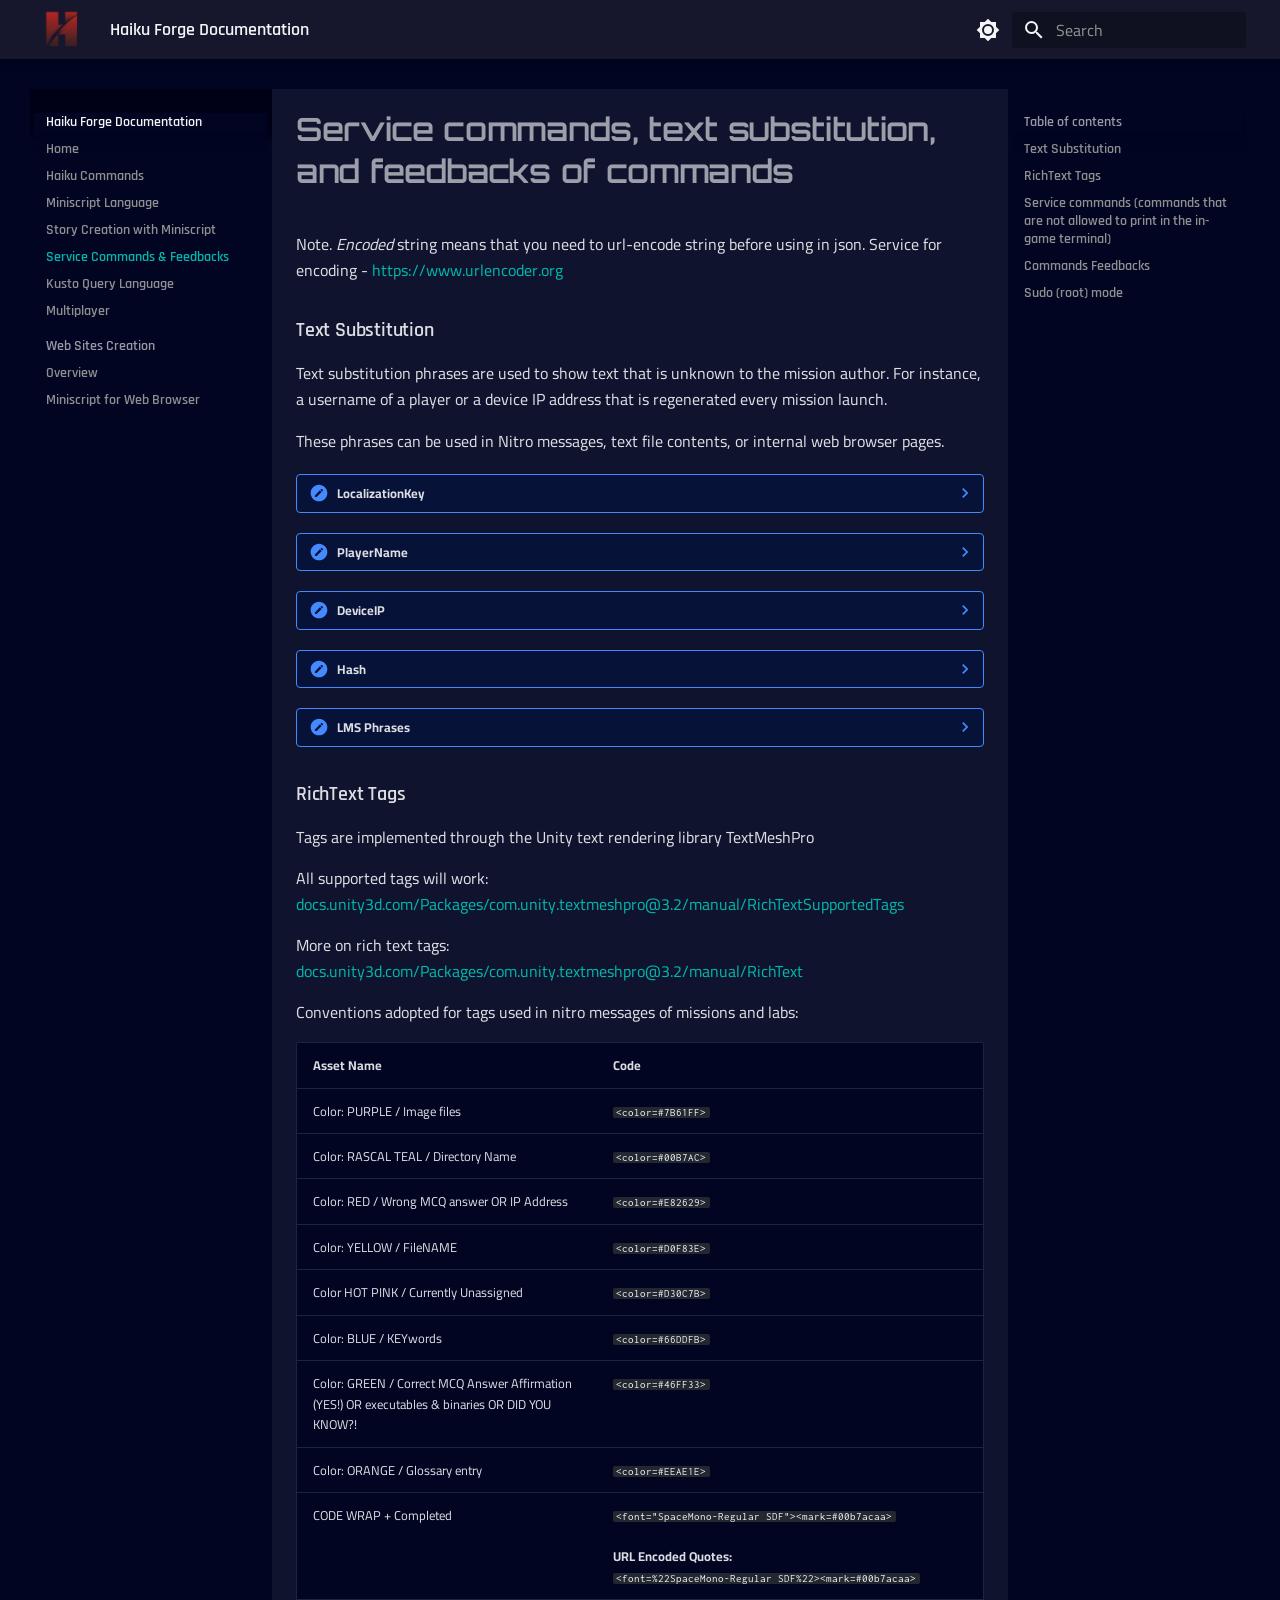
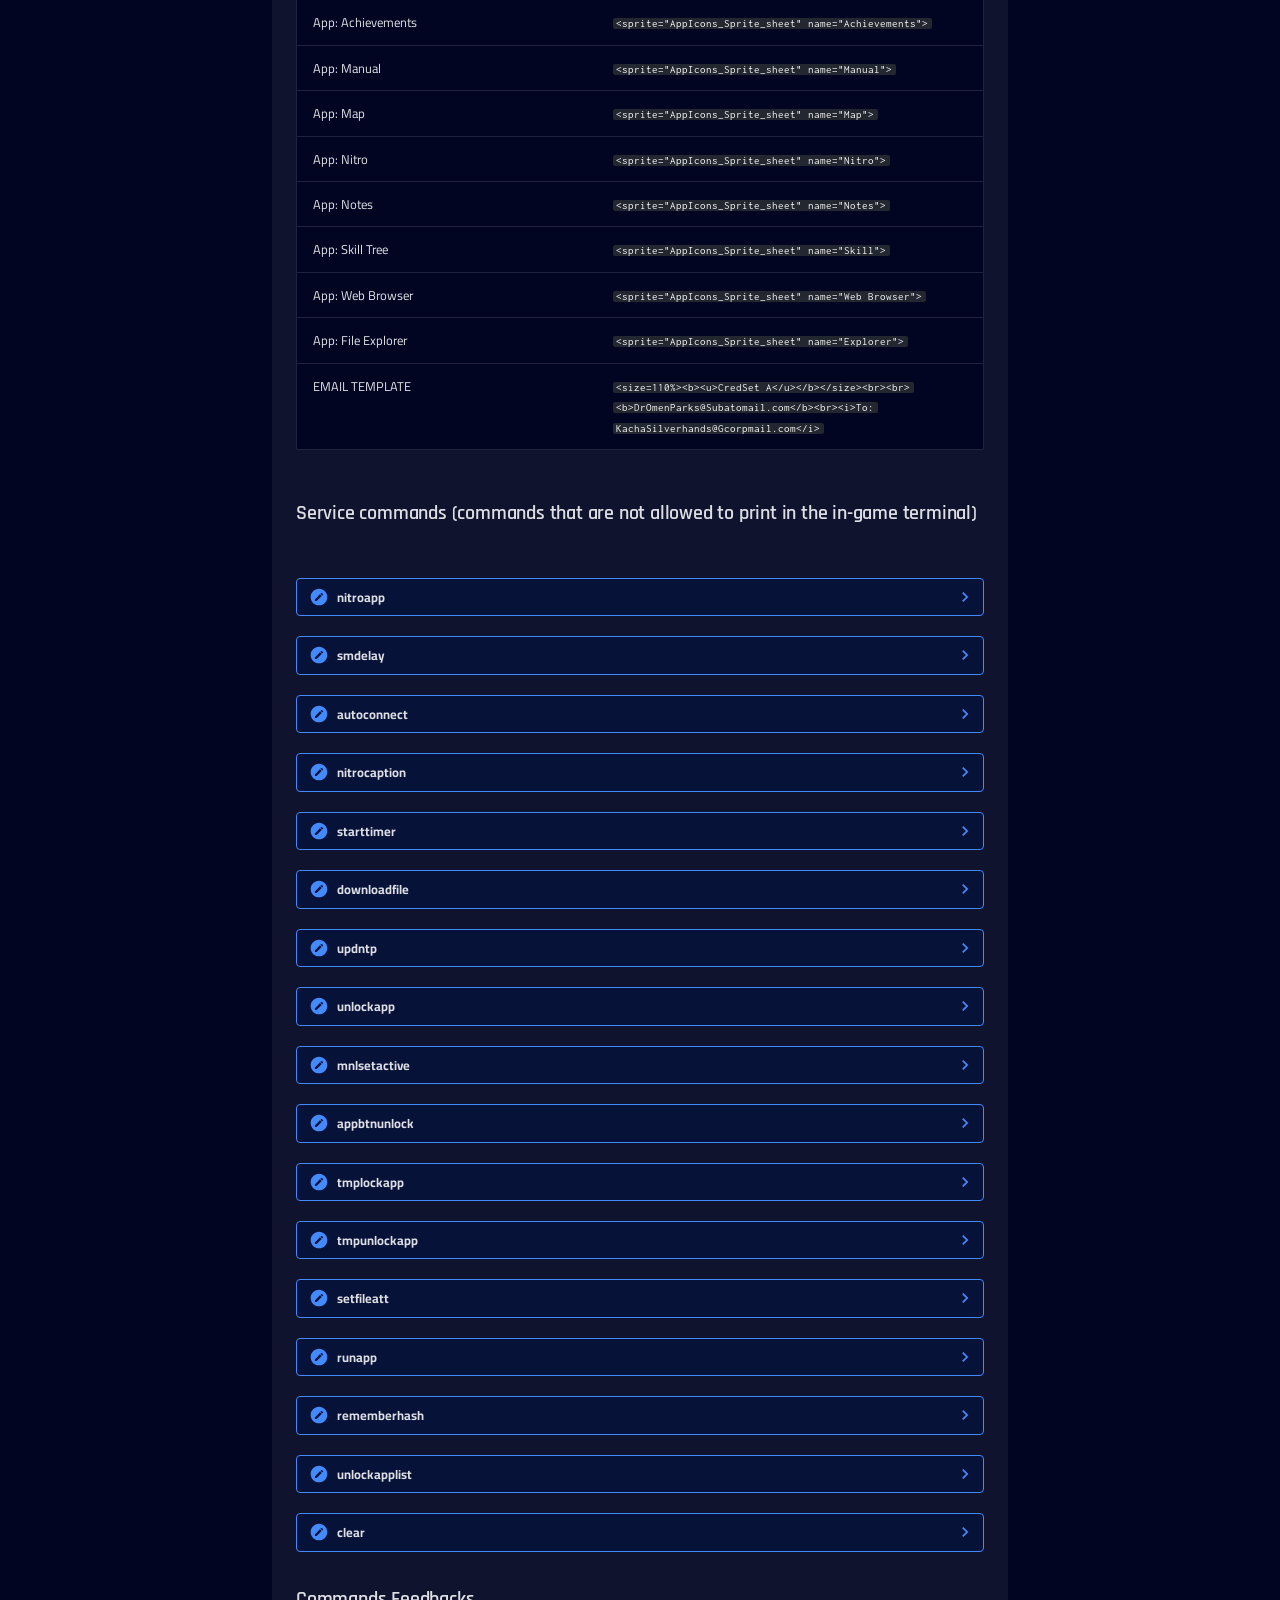
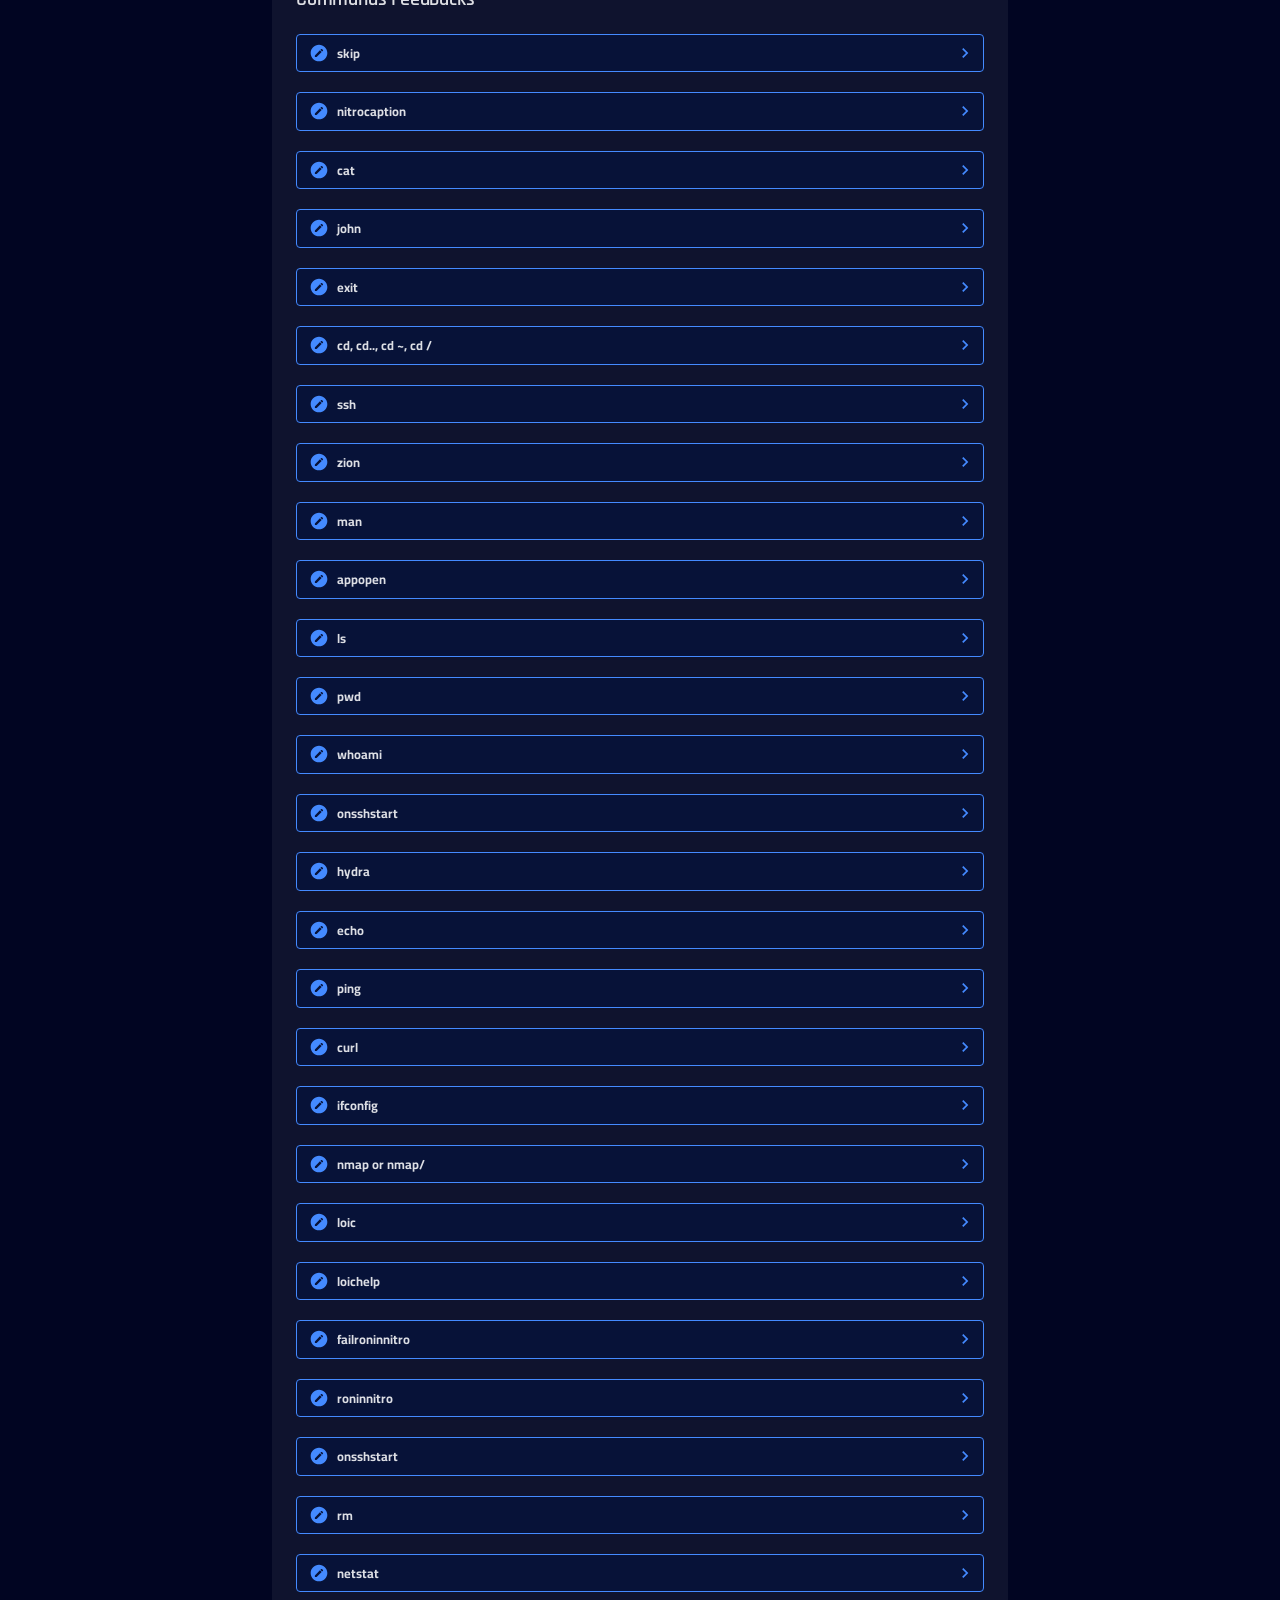
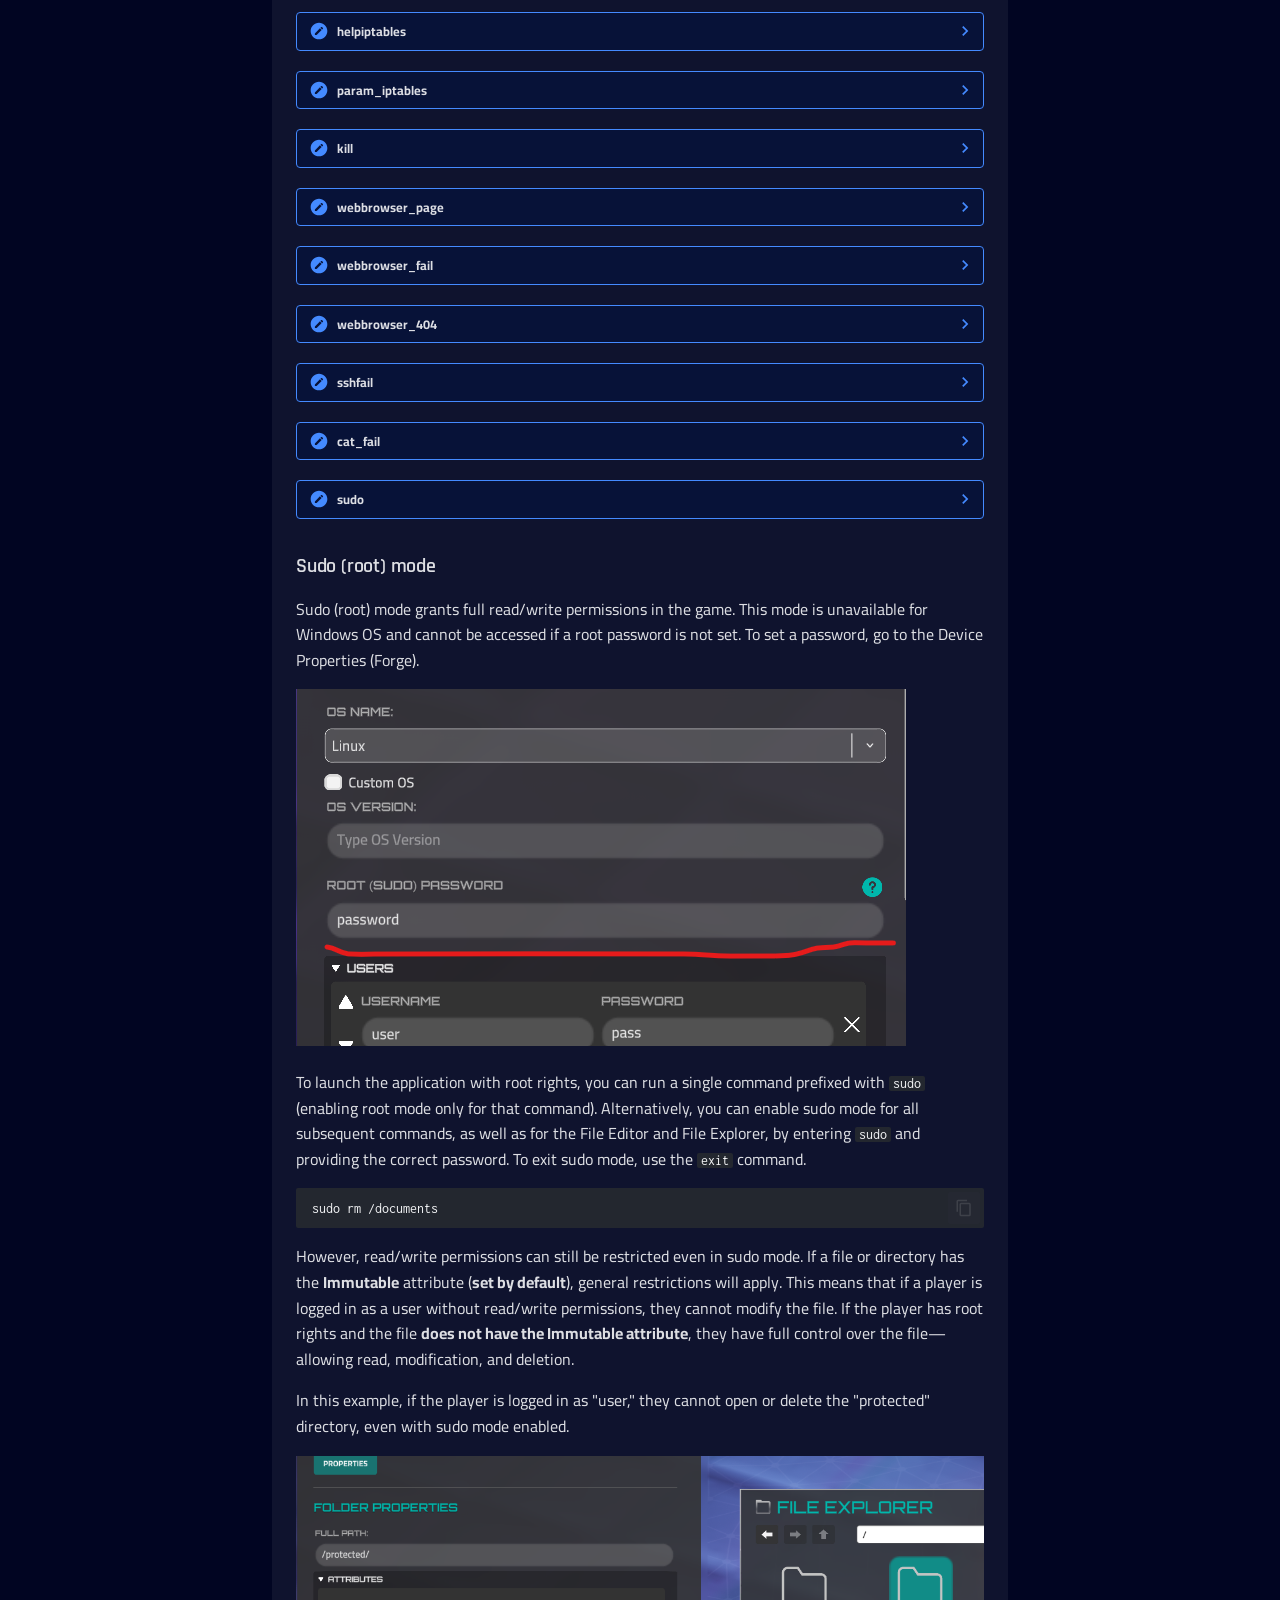
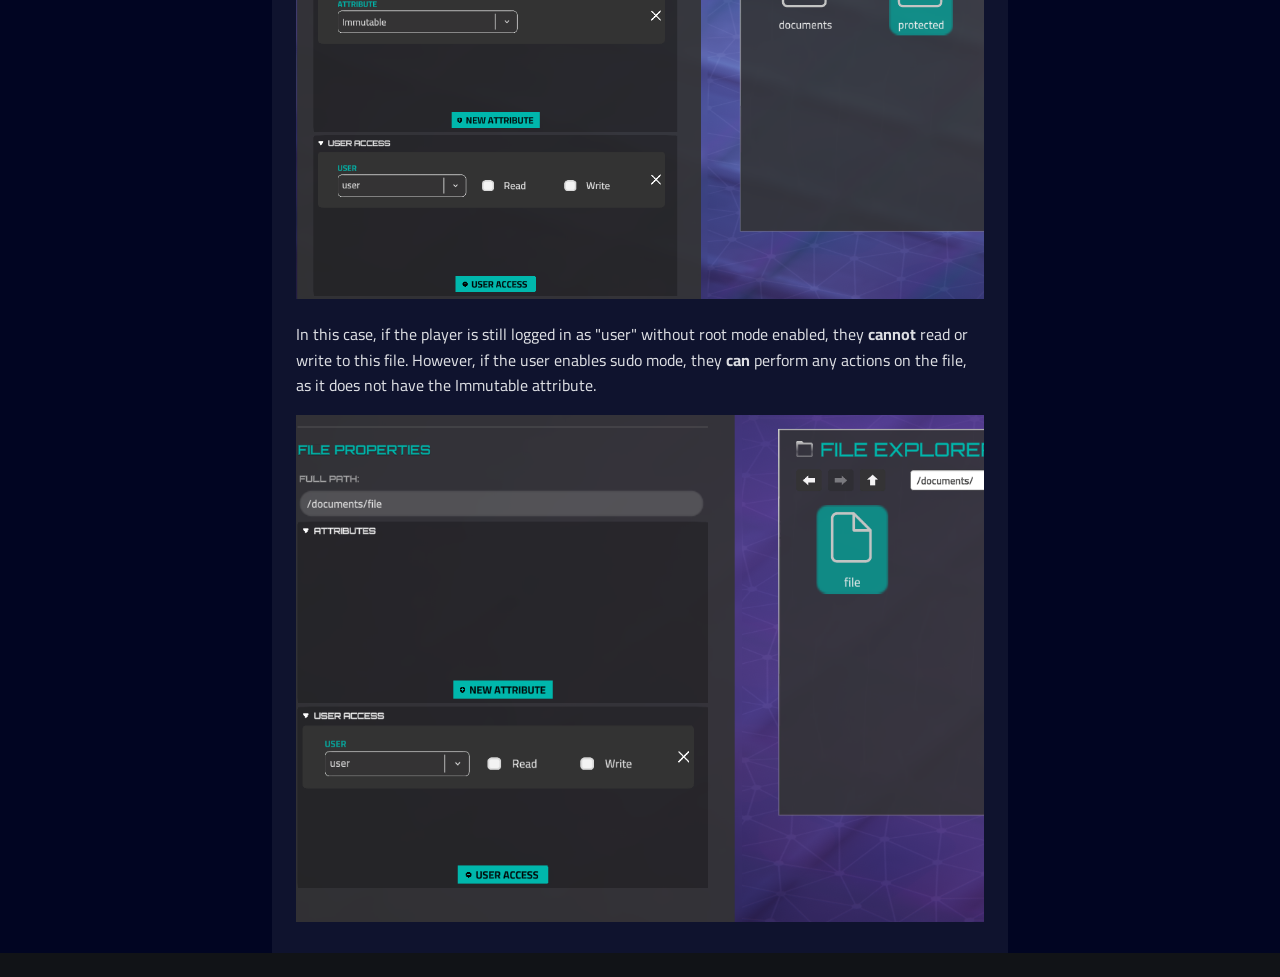
<file: service-commands-and-feedbacks/index.html>
<!doctype html>
<html lang="en" class="no-js">
  <head>
    
      <meta charset="utf-8">
      <meta name="viewport" content="width=device-width,initial-scale=1">
      
      
      
        <link rel="canonical" href="https://haiku-inc.github.io/HaikuForgeDocumentation/service-commands-and-feedbacks/">
      
      
        <link rel="prev" href="../story-creation-with-miniscript/">
      
      
        <link rel="next" href="../kusto-query-language/">
      
      
        
      
      
      <link rel="icon" href="../assets/haiku-logo.png">
      <meta name="generator" content="mkdocs-1.6.1, mkdocs-material-9.8.0">
    
    
      
        <title>Service Commands & Feedbacks - Haiku Forge Documentation</title>
      
    
    
      <link rel="stylesheet" href="../assets/stylesheets/main.57a0d79d.min.css">
      
        
        <link rel="stylesheet" href="../assets/stylesheets/palette.fb2fffe2.min.css">
      
      


    
    
      
    
    
      
        
        
        <link rel="preconnect" href="https://fonts.gstatic.com" crossorigin>
        <link rel="stylesheet" href="https://fonts.googleapis.com/css?family=Cairo:300,300i,400,400i,700,700i%7CInconsolata:400,400i,700,700i&display=fallback">
        <style>:root{--md-text-font:"Cairo";--md-code-font:"Inconsolata"}</style>
      
    
    
      <link rel="stylesheet" href="../stylesheets/haiku.css">
    
    <script>__md_scope=new URL("..",location),__md_hash=e=>[...e].reduce(((e,_)=>(e<<5)-e+_.charCodeAt(0)),0),__md_get=(e,_=localStorage,t=__md_scope)=>JSON.parse(_.getItem(t.pathname+"."+e)),__md_set=(e,_,t=localStorage,a=__md_scope)=>{try{t.setItem(a.pathname+"."+e,JSON.stringify(_))}catch(e){}}</script>
    
      

    
    
  </head>
  
  
    
    
      
    
    
    
    
    <body dir="ltr" data-md-color-scheme="slate" data-md-color-primary="custom" data-md-color-accent="custom">
  
    
    <input class="md-toggle" data-md-toggle="drawer" type="checkbox" id="__drawer" autocomplete="off">
    <input class="md-toggle" data-md-toggle="search" type="checkbox" id="__search" autocomplete="off">
    <label class="md-overlay" for="__drawer"></label>
    <div data-md-component="skip">
      
        
        <a href="#service-commands-text-substitution-and-feedbacks-of-commands" class="md-skip">
          Skip to content
        </a>
      
    </div>
    <div data-md-component="announce">
      
    </div>
    
    
      

  

<header class="md-header md-header--shadow" data-md-component="header">
  <nav class="md-header__inner md-grid" aria-label="Header">
    <a href=".." title="Haiku Forge Documentation" class="md-header__button md-logo" aria-label="Haiku Forge Documentation" data-md-component="logo">
      
  <img src="../assets/haiku-logo.png" alt="logo">

    </a>
    <label class="md-header__button md-icon" for="__drawer">
      
      <svg xmlns="http://www.w3.org/2000/svg" viewBox="0 0 24 24"><path d="M3 6h18v2H3zm0 5h18v2H3zm0 5h18v2H3z"/></svg>
    </label>
    <div class="md-header__title" data-md-component="header-title">
      <div class="md-header__ellipsis">
        <div class="md-header__topic">
          <span class="md-ellipsis">
            Haiku Forge Documentation
          </span>
        </div>
        <div class="md-header__topic" data-md-component="header-topic">
          <span class="md-ellipsis">
            
              Service Commands & Feedbacks
            
          </span>
        </div>
      </div>
    </div>
    
      
        <form class="md-header__option" data-md-component="palette">
  
    
    
    
    <input class="md-option" data-md-color-media="" data-md-color-scheme="slate" data-md-color-primary="custom" data-md-color-accent="custom"  aria-label="Switch to light mode"  type="radio" name="__palette" id="__palette_0">
    
      <label class="md-header__button md-icon" title="Switch to light mode" for="__palette_1" hidden>
        <svg xmlns="http://www.w3.org/2000/svg" viewBox="0 0 24 24"><path d="M12 8a4 4 0 0 0-4 4 4 4 0 0 0 4 4 4 4 0 0 0 4-4 4 4 0 0 0-4-4m0 10a6 6 0 0 1-6-6 6 6 0 0 1 6-6 6 6 0 0 1 6 6 6 6 0 0 1-6 6m8-9.31V4h-4.69L12 .69 8.69 4H4v4.69L.69 12 4 15.31V20h4.69L12 23.31 15.31 20H20v-4.69L23.31 12z"/></svg>
      </label>
    
  
    
    
    
    <input class="md-option" data-md-color-media="" data-md-color-scheme="default" data-md-color-primary="custom" data-md-color-accent="custom"  aria-label="Switch to dark mode"  type="radio" name="__palette" id="__palette_1">
    
      <label class="md-header__button md-icon" title="Switch to dark mode" for="__palette_0" hidden>
        <svg xmlns="http://www.w3.org/2000/svg" viewBox="0 0 24 24"><path d="M12 18c-.89 0-1.74-.2-2.5-.55C11.56 16.5 13 14.42 13 12s-1.44-4.5-3.5-5.45C10.26 6.2 11.11 6 12 6a6 6 0 0 1 6 6 6 6 0 0 1-6 6m8-9.31V4h-4.69L12 .69 8.69 4H4v4.69L.69 12 4 15.31V20h4.69L12 23.31 15.31 20H20v-4.69L23.31 12z"/></svg>
      </label>
    
  
</form>
      
    
    
      <script>var palette=__md_get("__palette");if(palette&&palette.color){if("(prefers-color-scheme)"===palette.color.media){var media=matchMedia("(prefers-color-scheme: light)"),input=document.querySelector(media.matches?"[data-md-color-media='(prefers-color-scheme: light)']":"[data-md-color-media='(prefers-color-scheme: dark)']");palette.color.media=input.getAttribute("data-md-color-media"),palette.color.scheme=input.getAttribute("data-md-color-scheme"),palette.color.primary=input.getAttribute("data-md-color-primary"),palette.color.accent=input.getAttribute("data-md-color-accent")}for(var[key,value]of Object.entries(palette.color))document.body.setAttribute("data-md-color-"+key,value)}</script>
    
    
    
      
      
        <label class="md-header__button md-icon" for="__search">
          
          <svg xmlns="http://www.w3.org/2000/svg" viewBox="0 0 24 24"><path d="M9.5 3A6.5 6.5 0 0 1 16 9.5c0 1.61-.59 3.09-1.56 4.23l.27.27h.79l5 5-1.5 1.5-5-5v-.79l-.27-.27A6.52 6.52 0 0 1 9.5 16 6.5 6.5 0 0 1 3 9.5 6.5 6.5 0 0 1 9.5 3m0 2C7 5 5 7 5 9.5S7 14 9.5 14 14 12 14 9.5 12 5 9.5 5"/></svg>
        </label>
        <div class="md-search" data-md-component="search" role="dialog">
  <label class="md-search__overlay" for="__search"></label>
  <div class="md-search__inner" role="search">
    <form class="md-search__form" name="search">
      <input type="text" class="md-search__input" name="query" aria-label="Search" placeholder="Search" autocapitalize="off" autocorrect="off" autocomplete="off" spellcheck="false" data-md-component="search-query" required>
      <label class="md-search__icon md-icon" for="__search">
        
        <svg xmlns="http://www.w3.org/2000/svg" viewBox="0 0 24 24"><path d="M9.5 3A6.5 6.5 0 0 1 16 9.5c0 1.61-.59 3.09-1.56 4.23l.27.27h.79l5 5-1.5 1.5-5-5v-.79l-.27-.27A6.52 6.52 0 0 1 9.5 16 6.5 6.5 0 0 1 3 9.5 6.5 6.5 0 0 1 9.5 3m0 2C7 5 5 7 5 9.5S7 14 9.5 14 14 12 14 9.5 12 5 9.5 5"/></svg>
        
        <svg xmlns="http://www.w3.org/2000/svg" viewBox="0 0 24 24"><path d="M20 11v2H8l5.5 5.5-1.42 1.42L4.16 12l7.92-7.92L13.5 5.5 8 11z"/></svg>
      </label>
      <nav class="md-search__options" aria-label="Search">
        
        <button type="reset" class="md-search__icon md-icon" title="Clear" aria-label="Clear" tabindex="-1">
          
          <svg xmlns="http://www.w3.org/2000/svg" viewBox="0 0 24 24"><path d="M19 6.41 17.59 5 12 10.59 6.41 5 5 6.41 10.59 12 5 17.59 6.41 19 12 13.41 17.59 19 19 17.59 13.41 12z"/></svg>
        </button>
      </nav>
      
        <div class="md-search__suggest" data-md-component="search-suggest"></div>
      
    </form>
    <div class="md-search__output">
      <div class="md-search__scrollwrap" tabindex="0" data-md-scrollfix>
        <div class="md-search-result" data-md-component="search-result">
          <div class="md-search-result__meta">
            Initializing search
          </div>
          <ol class="md-search-result__list" role="presentation"></ol>
        </div>
      </div>
    </div>
  </div>
</div>
      
    
    
  </nav>
  
</header>
    
    <div class="md-container" data-md-component="container">
      
      
        
          
        
      
      <main class="md-main" data-md-component="main">
        <div class="md-main__inner md-grid">
          
            
              
              <div class="md-sidebar md-sidebar--primary" data-md-component="sidebar" data-md-type="navigation" >
                <div class="md-sidebar__scrollwrap">
                  <div class="md-sidebar__inner">
                    



<nav class="md-nav md-nav--primary" aria-label="Navigation" data-md-level="0">
  <label class="md-nav__title" for="__drawer">
    <a href=".." title="Haiku Forge Documentation" class="md-nav__button md-logo" aria-label="Haiku Forge Documentation" data-md-component="logo">
      
  <img src="../assets/haiku-logo.png" alt="logo">

    </a>
    Haiku Forge Documentation
  </label>
  
  <ul class="md-nav__list" data-md-scrollfix>
    
      
      
  
  
  
  
    <li class="md-nav__item">
      <a href=".." class="md-nav__link">
        
  
  
  <span class="md-ellipsis">
    
  
    Home
  

    
  </span>
  
  

      </a>
    </li>
  

    
      
      
  
  
  
  
    <li class="md-nav__item">
      <a href="../haiku-commands/" class="md-nav__link">
        
  
  
  <span class="md-ellipsis">
    
  
    Haiku Commands
  

    
  </span>
  
  

      </a>
    </li>
  

    
      
      
  
  
  
  
    <li class="md-nav__item">
      <a href="../miniscript-anvil-scripting-language/" class="md-nav__link">
        
  
  
  <span class="md-ellipsis">
    
  
    Miniscript Language
  

    
  </span>
  
  

      </a>
    </li>
  

    
      
      
  
  
  
  
    <li class="md-nav__item">
      <a href="../story-creation-with-miniscript/" class="md-nav__link">
        
  
  
  <span class="md-ellipsis">
    
  
    Story Creation with Miniscript
  

    
  </span>
  
  

      </a>
    </li>
  

    
      
      
  
  
    
  
  
  
    <li class="md-nav__item md-nav__item--active">
      
      <input class="md-nav__toggle md-toggle" type="checkbox" id="__toc">
      
      
        
      
      
        <label class="md-nav__link md-nav__link--active" for="__toc">
          
  
  
  <span class="md-ellipsis">
    
  
    Service Commands & Feedbacks
  

    
  </span>
  
  

          <span class="md-nav__icon md-icon"></span>
        </label>
      
      <a href="./" class="md-nav__link md-nav__link--active">
        
  
  
  <span class="md-ellipsis">
    
  
    Service Commands & Feedbacks
  

    
  </span>
  
  

      </a>
      
        

<nav class="md-nav md-nav--secondary" aria-label="Table of contents">
  
  
  
    
  
  
    <label class="md-nav__title" for="__toc">
      <span class="md-nav__icon md-icon"></span>
      Table of contents
    </label>
    <ul class="md-nav__list" data-md-component="toc" data-md-scrollfix>
      
        <li class="md-nav__item">
  <a href="#text-substitution" class="md-nav__link">
    <span class="md-ellipsis">
      
        Text Substitution
      
    </span>
  </a>
  
</li>
      
        <li class="md-nav__item">
  <a href="#richtext-tags" class="md-nav__link">
    <span class="md-ellipsis">
      
        RichText Tags
      
    </span>
  </a>
  
</li>
      
        <li class="md-nav__item">
  <a href="#service-commands-commands-that-are-not-allowed-to-print-in-the-in-game-terminal" class="md-nav__link">
    <span class="md-ellipsis">
      
        Service commands (commands that are not allowed to print in the in-game terminal)
      
    </span>
  </a>
  
</li>
      
        <li class="md-nav__item">
  <a href="#commands-feedbacks" class="md-nav__link">
    <span class="md-ellipsis">
      
        Commands Feedbacks
      
    </span>
  </a>
  
</li>
      
        <li class="md-nav__item">
  <a href="#sudo-root-mode" class="md-nav__link">
    <span class="md-ellipsis">
      
        Sudo (root) mode
      
    </span>
  </a>
  
</li>
      
    </ul>
  
</nav>
      
    </li>
  

    
      
      
  
  
  
  
    <li class="md-nav__item">
      <a href="../kusto-query-language/" class="md-nav__link">
        
  
  
  <span class="md-ellipsis">
    
  
    Kusto Query Language
  

    
  </span>
  
  

      </a>
    </li>
  

    
      
      
  
  
  
  
    <li class="md-nav__item">
      <a href="../multiplayer/" class="md-nav__link">
        
  
  
  <span class="md-ellipsis">
    
  
    Multiplayer
  

    
  </span>
  
  

      </a>
    </li>
  

    
      
      
  
  
  
  
    
    
    
    
      
        
        
      
    
    
    <li class="md-nav__item md-nav__item--section md-nav__item--nested">
      
        
        
          
        
        <input class="md-nav__toggle md-toggle md-toggle--indeterminate" type="checkbox" id="__nav_8" >
        
          
          <label class="md-nav__link" for="__nav_8" id="__nav_8_label" tabindex="">
            
  
  
  <span class="md-ellipsis">
    
  
    Web Sites Creation
  

    
  </span>
  
  

            <span class="md-nav__icon md-icon"></span>
          </label>
        
        <nav class="md-nav" data-md-level="1" aria-labelledby="__nav_8_label" aria-expanded="false">
          <label class="md-nav__title" for="__nav_8">
            <span class="md-nav__icon md-icon"></span>
            
  
    Web Sites Creation
  

          </label>
          <ul class="md-nav__list" data-md-scrollfix>
            
              
                
  
  
  
  
    <li class="md-nav__item">
      <a href="../web-sites-creation/" class="md-nav__link">
        
  
  
  <span class="md-ellipsis">
    
  
    Overview
  

    
  </span>
  
  

      </a>
    </li>
  

              
            
              
                
  
  
  
  
    <li class="md-nav__item">
      <a href="../web-sites-creation/miniscript-for-web-browser/" class="md-nav__link">
        
  
  
  <span class="md-ellipsis">
    
  
    Miniscript for Web Browser
  

    
  </span>
  
  

      </a>
    </li>
  

              
            
          </ul>
        </nav>
      
    </li>
  

    
  </ul>
</nav>
                  </div>
                </div>
              </div>
            
            
              
              <div class="md-sidebar md-sidebar--secondary" data-md-component="sidebar" data-md-type="toc" >
                <div class="md-sidebar__scrollwrap">
                  <div class="md-sidebar__inner">
                    

<nav class="md-nav md-nav--secondary" aria-label="Table of contents">
  
  
  
    
  
  
    <label class="md-nav__title" for="__toc">
      <span class="md-nav__icon md-icon"></span>
      Table of contents
    </label>
    <ul class="md-nav__list" data-md-component="toc" data-md-scrollfix>
      
        <li class="md-nav__item">
  <a href="#text-substitution" class="md-nav__link">
    <span class="md-ellipsis">
      
        Text Substitution
      
    </span>
  </a>
  
</li>
      
        <li class="md-nav__item">
  <a href="#richtext-tags" class="md-nav__link">
    <span class="md-ellipsis">
      
        RichText Tags
      
    </span>
  </a>
  
</li>
      
        <li class="md-nav__item">
  <a href="#service-commands-commands-that-are-not-allowed-to-print-in-the-in-game-terminal" class="md-nav__link">
    <span class="md-ellipsis">
      
        Service commands (commands that are not allowed to print in the in-game terminal)
      
    </span>
  </a>
  
</li>
      
        <li class="md-nav__item">
  <a href="#commands-feedbacks" class="md-nav__link">
    <span class="md-ellipsis">
      
        Commands Feedbacks
      
    </span>
  </a>
  
</li>
      
        <li class="md-nav__item">
  <a href="#sudo-root-mode" class="md-nav__link">
    <span class="md-ellipsis">
      
        Sudo (root) mode
      
    </span>
  </a>
  
</li>
      
    </ul>
  
</nav>
                  </div>
                </div>
              </div>
            
          
          
            <div class="md-content" data-md-component="content">
              
              <article class="md-content__inner md-typeset">
                
                  



<h1 id="service-commands-text-substitution-and-feedbacks-of-commands">Service commands, text substitution, and feedbacks of commands<a class="headerlink" href="#service-commands-text-substitution-and-feedbacks-of-commands" title="Permanent link">&para;</a></h1>
<p>Note. <em>Encoded</em> string means that you need to url-encode string before using in json. Service for encoding - <a href="https://www.urlencoder.org">https://www.urlencoder.org</a></p>
<h3 id="text-substitution">Text Substitution<a class="headerlink" href="#text-substitution" title="Permanent link">&para;</a></h3>
<p>Text substitution phrases are used to show text that is unknown to the mission author. For instance, a username of a player or a device IP address that is regenerated every mission launch. </p>
<p>These phrases can be used in Nitro messages, text file contents, or internal web browser pages.</p>
<details class="note">
<summary>LocalizationKey</summary>
<div class="highlight"><pre><span></span><code><a id="__codelineno-0-1" name="__codelineno-0-1" href="#__codelineno-0-1"></a><span class="p">{</span><span class="nv">LocalizationKey</span><span class="p">:</span><span class="py">PASTE_KEY_HERE</span><span class="p">}</span>
</code></pre></div>
</details>
<details class="note">
<summary>PlayerName</summary>
<div class="highlight"><pre><span></span><code><a id="__codelineno-1-1" name="__codelineno-1-1" href="#__codelineno-1-1"></a><span class="p">{</span><span class="nx">PlayerName</span><span class="p">}</span>
</code></pre></div>
<p>Replaces with a username that was set by the player when the game was first launched or a Haiku Pro account was created. </p>
<p><em>If the LMS mode is active, the phrase will be replaced with "Student Name."</em></p>
</details>
<details class="note">
<summary>DeviceIP</summary>
<div class="highlight"><pre><span></span><code><a id="__codelineno-2-1" name="__codelineno-2-1" href="#__codelineno-2-1"></a><span class="p">{</span><span class="nx">DeviceIP</span><span class="o">:</span><span class="nx">DEVICE_NAME</span><span class="p">}</span>
</code></pre></div>
<p>Replaces with the actual device IP address by device name. The device name is a stable value that you can get or set in the Device Properties in the Forge Network Builder.</p>
<p>Please note, reading this IP address by a player reveals the device on the map if it was not discovered initially.</p>
</details>
<details class="note">
<summary>Hash</summary>
<div class="highlight"><pre><span></span><code><a id="__codelineno-3-1" name="__codelineno-3-1" href="#__codelineno-3-1"></a><span class="p">{</span><span class="nx">Hash</span><span class="o">:</span><span class="nx">ORIGINAL_VALUE</span><span class="p">}</span>
</code></pre></div>
<p>Converts the original value to a SHA256 hash and saves it, allowing it to be decoded by the John tool later.</p>
</details>
<details class="note">
<summary>LMS Phrases</summary>
<p>These phrases are only available if LMS mode is active.</p>
<p><a href="https://docs.rusticisoftware.com/crossdomain/3.x/API.html">https://docs.rusticisoftware.com/crossdomain/3.x/API.html</a></p>
<details class="note">
<summary>StudentName</summary>
<div class="highlight"><pre><span></span><code><a id="__codelineno-4-1" name="__codelineno-4-1" href="#__codelineno-4-1"></a><span class="p">{</span><span class="nx">StudentName</span><span class="p">}</span>
</code></pre></div>
<p>Replaces with a student's name, which was set when a lesson was started.</p>
<p>Gets the value from <strong>GetStudentName()</strong> function.</p>
</details>
<details class="note">
<summary>LMS_Bookmark</summary>
<div class="highlight"><pre><span></span><code><a id="__codelineno-5-1" name="__codelineno-5-1" href="#__codelineno-5-1"></a><span class="p">{</span><span class="nx">LMS_Bookmark</span><span class="p">}</span>
</code></pre></div>
<p>Is replaced with the result of the <em>GetBookmark()</em> function.</p>
</details>
<details class="note">
<summary>LMS_SuspendData</summary>
<div class="highlight"><pre><span></span><code><a id="__codelineno-6-1" name="__codelineno-6-1" href="#__codelineno-6-1"></a><span class="p">{</span><span class="nx">LMS_SuspendData</span><span class="p">}</span>
</code></pre></div>
<p>Is replaced with the result of the <em>GetSuspendData()</em> function.</p>
</details>
<details class="note">
<summary>LMS_Status</summary>
<div class="highlight"><pre><span></span><code><a id="__codelineno-7-1" name="__codelineno-7-1" href="#__codelineno-7-1"></a><span class="p">{</span><span class="nx">LMS_Status</span><span class="p">}</span>
</code></pre></div>
<p>Is replaced with the result of the <em>GetStatus()</em> function.</p>
</details>
<details class="note">
<summary>LMS_Score</summary>
<div class="highlight"><pre><span></span><code><a id="__codelineno-8-1" name="__codelineno-8-1" href="#__codelineno-8-1"></a><span class="p">{</span><span class="nx">LMS_Score</span><span class="p">}</span>
</code></pre></div>
<p>Is replaced with the result of the <em>GetScore()</em> function.</p>
</details>
</details>
<h3 id="richtext-tags">RichText Tags<a class="headerlink" href="#richtext-tags" title="Permanent link">&para;</a></h3>
<p>Tags are implemented through the Unity text rendering library TextMeshPro</p>
<p>All supported tags will work:<br>
<a href="https://docs.unity3d.com/Packages/com.unity.textmeshpro@3.2/manual/RichTextSupportedTags.html">docs.unity3d.com/Packages/com.unity.textmeshpro@3.2/manual/RichTextSupportedTags</a></p>
<p>More on rich text tags:<br>
<a href="https://docs.unity3d.com/Packages/com.unity.textmeshpro@3.2/manual/RichText.html">docs.unity3d.com/Packages/com.unity.textmeshpro@3.2/manual/RichText</a></p>
<p>Conventions adopted for tags used in nitro messages of missions and labs:</p>
<table>
<thead>
<tr>
<th>Asset Name</th>
<th>Code</th>
</tr>
</thead>
<tbody>
<tr>
<td>Color: PURPLE / Image files</td>
<td><code>&lt;color=#7B61FF&gt;</code></td>
</tr>
<tr>
<td>Color: RASCAL TEAL / Directory Name</td>
<td><code>&lt;color=#00B7AC&gt;</code></td>
</tr>
<tr>
<td>Color: RED / Wrong MCQ answer OR IP Address</td>
<td><code>&lt;color=#E82629&gt;</code></td>
</tr>
<tr>
<td>Color: YELLOW / FileNAME</td>
<td><code>&lt;color=#D0F83E&gt;</code></td>
</tr>
<tr>
<td>Color HOT PINK / Currently Unassigned</td>
<td><code>&lt;color=#D30C7B&gt;</code></td>
</tr>
<tr>
<td>Color: BLUE / KEYwords</td>
<td><code>&lt;color=#66DDFB&gt;</code></td>
</tr>
<tr>
<td>Color: GREEN / Correct MCQ Answer Affirmation (YES!) OR executables &amp; binaries OR DID YOU KNOW?!</td>
<td><code>&lt;color=#46FF33&gt;</code></td>
</tr>
<tr>
<td>Color: ORANGE / Glossary entry</td>
<td><code>&lt;color=#EEAE1E&gt;</code></td>
</tr>
<tr>
<td>CODE WRAP + Completed</td>
<td><code>&lt;font="SpaceMono-Regular SDF"&gt;&lt;mark=#00b7acaa&gt;</code><br><br><strong>URL Encoded Quotes:</strong><br><code>&lt;font=%22SpaceMono-Regular SDF%22&gt;&lt;mark=#00b7acaa&gt;</code></td>
</tr>
<tr>
<td>App: Achievements</td>
<td><code>&lt;sprite="AppIcons_Sprite_sheet" name="Achievements"&gt;</code></td>
</tr>
<tr>
<td>App: Manual</td>
<td><code>&lt;sprite="AppIcons_Sprite_sheet" name="Manual"&gt;</code></td>
</tr>
<tr>
<td>App: Map</td>
<td><code>&lt;sprite="AppIcons_Sprite_sheet" name="Map"&gt;</code></td>
</tr>
<tr>
<td>App: Nitro</td>
<td><code>&lt;sprite="AppIcons_Sprite_sheet" name="Nitro"&gt;</code></td>
</tr>
<tr>
<td>App: Notes</td>
<td><code>&lt;sprite="AppIcons_Sprite_sheet" name="Notes"&gt;</code></td>
</tr>
<tr>
<td>App: Skill Tree</td>
<td><code>&lt;sprite="AppIcons_Sprite_sheet" name="Skill"&gt;</code></td>
</tr>
<tr>
<td>App: Web Browser</td>
<td><code>&lt;sprite="AppIcons_Sprite_sheet" name="Web Browser"&gt;</code></td>
</tr>
<tr>
<td>App: File Explorer</td>
<td><code>&lt;sprite="AppIcons_Sprite_sheet" name="Explorer"&gt;</code></td>
</tr>
<tr>
<td>EMAIL TEMPLATE</td>
<td><code>&lt;size=110%&gt;&lt;b&gt;&lt;u&gt;CredSet A&lt;/u&gt;&lt;/b&gt;&lt;/size&gt;&lt;br&gt;&lt;br&gt;&lt;b&gt;DrOmenParks@Subatomail.com&lt;/b&gt;&lt;br&gt;&lt;i&gt;To: KachaSilverhands@Gcorpmail.com&lt;/i&gt;</code></td>
</tr>
</tbody>
</table>
<h3 id="service-commands-commands-that-are-not-allowed-to-print-in-the-in-game-terminal">Service commands (commands that are not allowed to print in the in-game terminal)<a class="headerlink" href="#service-commands-commands-that-are-not-allowed-to-print-in-the-in-game-terminal" title="Permanent link">&para;</a></h3>
<details class="note">
<summary>nitroapp</summary>
<p><strong>nitroapp</strong> "CHARACTER_NAME" "ENCODED MESSAGE" "TIME" "DELAY" "BOOL-BY USER INPUT"</p>
<p>Example:</p>
<div class="highlight"><pre><span></span><code><a id="__codelineno-9-1" name="__codelineno-9-1" href="#__codelineno-9-1"></a><span class="nx">nitroapp</span><span class="w"> </span><span class="nx">Rascal</span><span class="w"> </span><span class="err">\"</span><span class="nx">Look</span><span class="o">%</span><span class="mf">2</span><span class="nx">C</span><span class="o">%</span><span class="mf">20</span><span class="nx">there</span><span class="o">%</span><span class="nx">E2</span><span class="o">%</span><span class="mf">80</span><span class="o">%</span><span class="mf">99</span><span class="nx">s</span><span class="o">%</span><span class="mf">20</span><span class="nx">the</span><span class="o">%</span><span class="mf">20</span><span class="nx">Operations</span><span class="o">%</span><span class="mf">20</span><span class="nx">server</span><span class="o">%</span><span class="mf">21</span><span class="err">\"</span><span class="w"> </span><span class="nx">_</span><span class="w"> </span><span class="mf">0.5</span><span class="w"> </span><span class="kc">true</span>
</code></pre></div>
<p><em>"CHARACTER_NAME"</em> - name of character, who will send a message. Available names list:</p>
<div class="highlight"><pre><span></span><code><a id="__codelineno-10-1" name="__codelineno-10-1" href="#__codelineno-10-1"></a><span class="nx">Rascal</span><span class="p">,</span>
<a id="__codelineno-10-2" name="__codelineno-10-2" href="#__codelineno-10-2"></a><span class="nx">Gungnir</span><span class="p">,</span>
<a id="__codelineno-10-3" name="__codelineno-10-3" href="#__codelineno-10-3"></a><span class="nx">Talaria</span><span class="p">,</span>
<a id="__codelineno-10-4" name="__codelineno-10-4" href="#__codelineno-10-4"></a><span class="nx">Eos</span><span class="p">,</span>
<a id="__codelineno-10-5" name="__codelineno-10-5" href="#__codelineno-10-5"></a><span class="nx">Sorceress</span><span class="p">,</span>
<a id="__codelineno-10-6" name="__codelineno-10-6" href="#__codelineno-10-6"></a><span class="nx">Dekkar</span><span class="p">,</span>
<a id="__codelineno-10-7" name="__codelineno-10-7" href="#__codelineno-10-7"></a><span class="nx">DojoCharacter</span><span class="p">,</span>
<a id="__codelineno-10-8" name="__codelineno-10-8" href="#__codelineno-10-8"></a><span class="nx">Lugh</span><span class="p">,</span>
<a id="__codelineno-10-9" name="__codelineno-10-9" href="#__codelineno-10-9"></a><span class="nx">Spyder</span><span class="p">,</span>
<a id="__codelineno-10-10" name="__codelineno-10-10" href="#__codelineno-10-10"></a><span class="nx">Saga</span><span class="p">,</span>
<a id="__codelineno-10-11" name="__codelineno-10-11" href="#__codelineno-10-11"></a><span class="nx">Fez</span><span class="p">,</span>
<a id="__codelineno-10-12" name="__codelineno-10-12" href="#__codelineno-10-12"></a><span class="nx">DrParks</span><span class="p">,</span>
<a id="__codelineno-10-13" name="__codelineno-10-13" href="#__codelineno-10-13"></a><span class="nx">Orel</span><span class="p">,</span>
<a id="__codelineno-10-14" name="__codelineno-10-14" href="#__codelineno-10-14"></a><span class="nx">Kona</span><span class="p">,</span>
<a id="__codelineno-10-15" name="__codelineno-10-15" href="#__codelineno-10-15"></a><span class="nx">Acan</span><span class="p">,</span>
<a id="__codelineno-10-16" name="__codelineno-10-16" href="#__codelineno-10-16"></a><span class="nx">Kunwu</span><span class="p">,</span>
<a id="__codelineno-10-17" name="__codelineno-10-17" href="#__codelineno-10-17"></a><span class="nx">BusinessAbaddon</span><span class="p">,</span>
<a id="__codelineno-10-18" name="__codelineno-10-18" href="#__codelineno-10-18"></a><span class="nx">BusinessAcan</span><span class="p">,</span>
<a id="__codelineno-10-19" name="__codelineno-10-19" href="#__codelineno-10-19"></a><span class="nx">BusinessCerberus</span><span class="p">,</span>
<a id="__codelineno-10-20" name="__codelineno-10-20" href="#__codelineno-10-20"></a><span class="nx">BusinessDekkar</span><span class="p">,</span>
<a id="__codelineno-10-21" name="__codelineno-10-21" href="#__codelineno-10-21"></a><span class="nx">BusinessEos</span><span class="p">,</span>
<a id="__codelineno-10-22" name="__codelineno-10-22" href="#__codelineno-10-22"></a><span class="nx">BusinessGungnir</span><span class="p">,</span>
<a id="__codelineno-10-23" name="__codelineno-10-23" href="#__codelineno-10-23"></a><span class="nx">BusinessKunwu</span><span class="p">,</span>
<a id="__codelineno-10-24" name="__codelineno-10-24" href="#__codelineno-10-24"></a><span class="nx">BusinessRASCAL</span><span class="p">,</span>
<a id="__codelineno-10-25" name="__codelineno-10-25" href="#__codelineno-10-25"></a><span class="nx">BusinessSorceress</span><span class="p">,</span>
<a id="__codelineno-10-26" name="__codelineno-10-26" href="#__codelineno-10-26"></a><span class="nx">BusinessSpyder</span><span class="p">,</span>
<a id="__codelineno-10-27" name="__codelineno-10-27" href="#__codelineno-10-27"></a><span class="nx">OnlyCutsceneBusinessAgenda</span><span class="p">,</span>
<a id="__codelineno-10-28" name="__codelineno-10-28" href="#__codelineno-10-28"></a><span class="nx">OnlyCutsceneBusinessCybermancer</span><span class="p">,</span>
<a id="__codelineno-10-29" name="__codelineno-10-29" href="#__codelineno-10-29"></a><span class="nx">OnlyCutsceneBusinessDealer</span><span class="p">,</span>
<a id="__codelineno-10-30" name="__codelineno-10-30" href="#__codelineno-10-30"></a><span class="nx">OnlyCutsceneBusinessDrOmen</span><span class="p">,</span>
<a id="__codelineno-10-31" name="__codelineno-10-31" href="#__codelineno-10-31"></a><span class="nx">OnlyCutsceneBusinessKacha</span><span class="p">,</span>
<a id="__codelineno-10-32" name="__codelineno-10-32" href="#__codelineno-10-32"></a><span class="nx">OnlyCutsceneBusinessRonin</span><span class="p">,</span>
<a id="__codelineno-10-33" name="__codelineno-10-33" href="#__codelineno-10-33"></a><span class="nx">OnlyCutsceneBusinessDealerFemale</span><span class="p">,</span>
<a id="__codelineno-10-34" name="__codelineno-10-34" href="#__codelineno-10-34"></a><span class="nx">OnlyCutsceneBusinessRoninFemale</span><span class="p">,</span>
<a id="__codelineno-10-35" name="__codelineno-10-35" href="#__codelineno-10-35"></a><span class="nx">PrivateSato</span><span class="p">,</span>
<a id="__codelineno-10-36" name="__codelineno-10-36" href="#__codelineno-10-36"></a><span class="nx">StaffSergeantVazquez</span><span class="p">,</span>
<a id="__codelineno-10-37" name="__codelineno-10-37" href="#__codelineno-10-37"></a><span class="nx">SergeantMajorRiya</span><span class="p">,</span>
<a id="__codelineno-10-38" name="__codelineno-10-38" href="#__codelineno-10-38"></a><span class="nx">MasterSergeantMoore</span><span class="p">,</span>
<a id="__codelineno-10-39" name="__codelineno-10-39" href="#__codelineno-10-39"></a><span class="nx">SergeantAbernathy</span><span class="p">,</span>
<a id="__codelineno-10-40" name="__codelineno-10-40" href="#__codelineno-10-40"></a><span class="nx">SpecialistSoroka</span><span class="p">,</span>
<a id="__codelineno-10-41" name="__codelineno-10-41" href="#__codelineno-10-41"></a><span class="nx">CorporalCarter</span><span class="p">,</span>
<a id="__codelineno-10-42" name="__codelineno-10-42" href="#__codelineno-10-42"></a><span class="nx">SpecialistDelaCruz</span><span class="p">,</span>
<a id="__codelineno-10-43" name="__codelineno-10-43" href="#__codelineno-10-43"></a><span class="nx">Vikram</span><span class="p">,</span>
<a id="__codelineno-10-44" name="__codelineno-10-44" href="#__codelineno-10-44"></a><span class="nx">StaffSergeantCollins</span><span class="p">,</span>
<a id="__codelineno-10-45" name="__codelineno-10-45" href="#__codelineno-10-45"></a><span class="nx">ColonelWilliams</span><span class="p">,</span>
<a id="__codelineno-10-46" name="__codelineno-10-46" href="#__codelineno-10-46"></a><span class="nx">AirmanDavisJr</span><span class="p">,</span>
<a id="__codelineno-10-47" name="__codelineno-10-47" href="#__codelineno-10-47"></a><span class="nx">FirstLieutenantThakral</span>
</code></pre></div>
<p><em>"ENCODED MESSAGE"</em>  - message that will be written.</p>
<p><em>"TIME"</em> - time in format "12:15" to emulate writing messages from the past. Set _ symbol to write a current time.</p>
<p><em>"DELAY"</em> - used to emulate writing message effects. Set a value less than zero to auto calculate delay time, but you can’t get this calculated delay time.</p>
<p><em>"BOOL-BY USER INPUT"</em> - legacy feature, set it true</p>
</details>
<details class="note">
<summary>smdelay</summary>
<p><strong>smdelay</strong> NUMBER</p>
<p>This command pauses the commands execution list for some seconds, which you set in arguments. Mostly used together with nitroapp command to wait while message is printing.</p>
<p>Example:</p>
<div class="highlight"><pre><span></span><code><a id="__codelineno-11-1" name="__codelineno-11-1" href="#__codelineno-11-1"></a><span class="nx">nitroapp</span><span class="w"> </span><span class="nx">Rascal</span><span class="w"> </span><span class="err">\"</span><span class="nx">Look</span><span class="o">%</span><span class="mf">2</span><span class="nx">C</span><span class="o">%</span><span class="mf">20</span><span class="nx">there</span><span class="o">%</span><span class="nx">E2</span><span class="o">%</span><span class="mf">80</span><span class="o">%</span><span class="mf">99</span><span class="nx">s</span><span class="o">%</span><span class="mf">20</span><span class="nx">the</span><span class="o">%</span><span class="mf">20</span><span class="nx">Operations</span><span class="o">%</span><span class="mf">20</span><span class="nx">server</span><span class="o">%</span><span class="mf">21</span><span class="err">\"</span><span class="w"> </span><span class="nx">_</span><span class="w"> </span><span class="mf">0.5</span><span class="w"> </span><span class="kc">true</span>
<a id="__codelineno-11-2" name="__codelineno-11-2" href="#__codelineno-11-2"></a><span class="nx">smdelay</span><span class="w"> </span><span class="mf">0.7</span>
</code></pre></div>
</details>
<details class="note">
<summary>autoconnect</summary>
<p><strong>autoconnect</strong> "DEVICE_UNIQUE_NAME"</p>
<p>This command emulates ssh command, it means it connects to a specific device, but you do not need to know device ip and credentials.</p>
<p>Example:</p>
<div class="highlight"><pre><span></span><code><a id="__codelineno-12-1" name="__codelineno-12-1" href="#__codelineno-12-1"></a><span class="nx">autoconnect</span><span class="w"> </span><span class="nx">N_5_Workstation_01</span>
</code></pre></div>
</details>
<details class="note">
<summary>nitrocaption</summary>
<p><strong>nitrocaption</strong> OPTION</p>
<p>Shows or hides specific captions in the nitro window. List of options:</p>
<p>0 - hide caption</p>
<p>1 - show “Next Message” caption</p>
<p>2 - show “Complete Mission” caption</p>
<p>Example:</p>
<div class="highlight"><pre><span></span><code><a id="__codelineno-13-1" name="__codelineno-13-1" href="#__codelineno-13-1"></a><span class="nx">nitrocaption</span><span class="w"> </span><span class="mf">0</span>
<a id="__codelineno-13-2" name="__codelineno-13-2" href="#__codelineno-13-2"></a><span class="nx">nitroapp</span><span class="w"> </span><span class="nx">Rascal</span><span class="w"> </span><span class="err">\"</span><span class="nx">Look</span><span class="o">%</span><span class="mf">2</span><span class="nx">C</span><span class="o">%</span><span class="mf">20</span><span class="nx">there</span><span class="o">%</span><span class="nx">E2</span><span class="o">%</span><span class="mf">80</span><span class="o">%</span><span class="mf">99</span><span class="nx">s</span><span class="o">%</span><span class="mf">20</span><span class="nx">the</span><span class="o">%</span><span class="mf">20</span><span class="nx">Operations</span><span class="o">%</span><span class="mf">20</span><span class="nx">server</span><span class="o">%</span><span class="mf">21</span><span class="err">\"</span><span class="w"> </span><span class="nx">_</span><span class="w"> </span><span class="mf">0.5</span><span class="w"> </span><span class="kc">true</span>
<a id="__codelineno-13-3" name="__codelineno-13-3" href="#__codelineno-13-3"></a><span class="nx">smdelay</span><span class="w"> </span><span class="mf">0.5</span>
<a id="__codelineno-13-4" name="__codelineno-13-4" href="#__codelineno-13-4"></a><span class="nx">nitrocaption</span><span class="w"> </span><span class="mf">1</span>
</code></pre></div>
<p>Note. You don’t need to show the “Complete Mission” caption, it will be automatically when the last step is reached. It exists only as an option.</p>
</details>
<details class="note">
<summary>starttimer</summary>
<p><strong>starttimer</strong> TIME_FOR_EASY TIME_FOR_MEDIUM TIME_FOR_HARD</p>
<p>Starts the game timer. When this timer is finished, the mission will fail. You should set time in seconds. If you do not want to set a timer for a specific difficulty level, set it as zero.</p>
<p>Example:</p>
<div class="highlight"><pre><span></span><code><a id="__codelineno-14-1" name="__codelineno-14-1" href="#__codelineno-14-1"></a><span class="o">!</span><span class="nx">starttimer</span><span class="w"> </span><span class="mf">0</span><span class="w"> </span><span class="mf">1800</span><span class="w"> </span><span class="mf">900</span>
</code></pre></div>
<p>Note. This command is strictly recommended to use with “!” mark to be sure the timer will be started if the user skips this step.</p>
</details>
<details class="note">
<summary>downloadfile</summary>
<p><strong>downloadfile</strong> "ENCODED_JSON" DEVICE_NAME "ENCODED_DESTINATION"</p>
<p>This command creates a single file or directory (overwrite it if this file already exists) in a specific device and destination.</p>
<p>Example:</p>
<div class="highlight"><pre><span></span><code><a id="__codelineno-15-1" name="__codelineno-15-1" href="#__codelineno-15-1"></a><span class="nx">downloadfile</span><span class="w"> </span><span class="err">\"</span><span class="o">%</span><span class="mf">7</span><span class="nx">B</span><span class="o">%</span><span class="mf">22</span><span class="nx">Attributes</span><span class="o">%</span><span class="mf">22</span><span class="o">%</span><span class="mf">3</span><span class="nx">A</span><span class="o">%</span><span class="mf">5</span><span class="nx">B</span><span class="o">%</span><span class="mf">22</span><span class="nx">Normal</span><span class="o">%</span><span class="mf">22</span><span class="o">%</span><span class="mf">5</span><span class="nx">D</span><span class="o">%</span><span class="mf">2</span><span class="nx">C</span><span class="o">%</span><span class="mf">22</span><span class="nx">Name</span><span class="o">%</span><span class="mf">22</span><span class="o">%</span><span class="mf">3</span><span class="nx">A</span><span class="o">%</span><span class="mf">22</span><span class="nx">readme</span><span class="o">%</span><span class="mf">22</span><span class="o">%</span><span class="mf">2</span><span class="nx">C</span><span class="o">%</span><span class="mf">22</span><span class="nx">Path</span><span class="o">%</span><span class="mf">22</span><span class="o">%</span><span class="mf">3</span><span class="nx">A</span><span class="o">%</span><span class="mf">22</span><span class="o">%</span><span class="mf">2</span><span class="nx">Freadme</span><span class="p">.</span><span class="nx">txt</span><span class="o">%</span><span class="mf">22</span><span class="o">%</span><span class="mf">2</span><span class="nx">C</span><span class="o">%</span><span class="mf">22</span><span class="nx">Extension</span><span class="o">%</span><span class="mf">22</span><span class="o">%</span><span class="mf">3</span><span class="nx">A</span><span class="o">%</span><span class="mf">22.</span><span class="nx">txt</span><span class="o">%</span><span class="mf">22</span><span class="o">%</span><span class="mf">2</span><span class="nx">C</span><span class="o">%</span><span class="mf">22</span><span class="nx">Data</span><span class="o">%</span><span class="mf">22</span><span class="o">%</span><span class="mf">3</span><span class="nx">A</span><span class="o">%</span><span class="mf">7</span><span class="nx">B</span><span class="o">%</span><span class="mf">22</span><span class="nx">Guid</span><span class="o">%</span><span class="mf">22</span><span class="o">%</span><span class="mf">3</span><span class="nx">A</span><span class="o">%</span><span class="mf">22</span><span class="nx">ca0f4603</span><span class="o">-</span><span class="mf">0</span><span class="nx">dc4</span><span class="o">-</span><span class="mf">4746</span><span class="o">-</span><span class="nx">bed2</span><span class="o">-</span><span class="mf">1</span><span class="nx">b7dcf478d5e</span><span class="o">%</span><span class="mf">22</span><span class="o">%</span><span class="mf">7</span><span class="nx">D</span><span class="o">%</span><span class="mf">2</span><span class="nx">C</span><span class="o">%</span><span class="mf">22</span><span class="nx">Created</span><span class="o">%</span><span class="mf">22</span><span class="o">%</span><span class="mf">3</span><span class="nx">Anull</span><span class="o">%</span><span class="mf">2</span><span class="nx">C</span><span class="o">%</span><span class="mf">22</span><span class="nx">UserAccessList</span><span class="o">%</span><span class="mf">22</span><span class="o">%</span><span class="mf">3</span><span class="nx">A</span><span class="o">%</span><span class="mf">7</span><span class="nx">B</span><span class="o">%</span><span class="mf">7</span><span class="nx">D</span><span class="o">%</span><span class="mf">2</span><span class="nx">C</span><span class="o">%</span><span class="mf">22</span><span class="nx">Children</span><span class="o">%</span><span class="mf">22</span><span class="o">%</span><span class="mf">3</span><span class="nx">A</span><span class="o">%</span><span class="mf">5</span><span class="nx">B</span><span class="o">%</span><span class="mf">5</span><span class="nx">D</span><span class="o">%</span><span class="mf">7</span><span class="nx">D</span><span class="err">\"</span><span class="w"> </span><span class="err">\"</span><span class="nx">Home</span><span class="w"> </span><span class="nx">System</span><span class="err">\"</span><span class="w"> </span><span class="err">\"</span><span class="o">%</span><span class="mf">2</span><span class="nx">FDocuments</span><span class="o">%</span><span class="mf">2</span><span class="nx">F</span><span class="err">\"</span>
</code></pre></div>
<p>The file json has a specific structure. Example:</p>
<div class="highlight"><pre><span></span><code><a id="__codelineno-16-1" name="__codelineno-16-1" href="#__codelineno-16-1"></a><span class="p">{</span>
<a id="__codelineno-16-2" name="__codelineno-16-2" href="#__codelineno-16-2"></a><span class="w">      </span><span class="s2">"Attributes"</span><span class="o">:</span><span class="w"> </span><span class="p">[</span>
<a id="__codelineno-16-3" name="__codelineno-16-3" href="#__codelineno-16-3"></a><span class="w">        </span><span class="s2">"Normal"</span>
<a id="__codelineno-16-4" name="__codelineno-16-4" href="#__codelineno-16-4"></a><span class="w">    </span><span class="p">],</span>
<a id="__codelineno-16-5" name="__codelineno-16-5" href="#__codelineno-16-5"></a><span class="w">        </span><span class="s2">"Name"</span><span class="o">:</span><span class="w"> </span><span class="s2">"rockyou.txt"</span><span class="p">,</span>
<a id="__codelineno-16-6" name="__codelineno-16-6" href="#__codelineno-16-6"></a><span class="w">    </span><span class="s2">"Path"</span><span class="o">:</span><span class="w"> </span><span class="s2">"/Documents/rockyou.txt"</span><span class="p">,</span>
<a id="__codelineno-16-7" name="__codelineno-16-7" href="#__codelineno-16-7"></a><span class="w">    </span><span class="s2">"Data"</span><span class="o">:</span><span class="w"> </span><span class="p">{</span>
<a id="__codelineno-16-8" name="__codelineno-16-8" href="#__codelineno-16-8"></a><span class="w">        </span><span class="s2">"SkipCheckGuid"</span><span class="o">:</span><span class="w"> </span><span class="kc">true</span><span class="p">,</span>
<a id="__codelineno-16-9" name="__codelineno-16-9" href="#__codelineno-16-9"></a><span class="w">                </span><span class="s2">"Data"</span><span class="o">:</span><span class="w"> </span><span class="s2">"Hello world!"</span>
<a id="__codelineno-16-10" name="__codelineno-16-10" href="#__codelineno-16-10"></a><span class="w">    </span><span class="p">},</span>
<a id="__codelineno-16-11" name="__codelineno-16-11" href="#__codelineno-16-11"></a><span class="w">    </span><span class="s2">"UserAccessList"</span><span class="o">:</span><span class="w"> </span><span class="p">{},</span>
<a id="__codelineno-16-12" name="__codelineno-16-12" href="#__codelineno-16-12"></a><span class="w">    </span><span class="s2">"Children"</span><span class="o">:</span><span class="w"> </span><span class="p">[]</span>
<a id="__codelineno-16-13" name="__codelineno-16-13" href="#__codelineno-16-13"></a><span class="p">}</span>
</code></pre></div>
<p><em>Attributes</em> list is available on the main documentation page.</p>
<p><em>Name</em> <strong>MUST</strong> repeat the file name from global <em>Path</em> field.</p>
<p>“<em>Data</em>” - text content of the file. For complex content please use url-encoded value.</p>
<p>“<em>UserAccessList” -</em> username and read-write enabled value. Example:</p>
<div class="highlight"><pre><span></span><code><a id="__codelineno-17-1" name="__codelineno-17-1" href="#__codelineno-17-1"></a><span class="nt">"UserAccessList"</span><span class="p">:</span><span class="w"> </span><span class="p">{</span>
<a id="__codelineno-17-2" name="__codelineno-17-2" href="#__codelineno-17-2"></a><span class="w">    </span><span class="nt">"sorceress"</span><span class="p">:</span><span class="w"> </span><span class="p">[</span><span class="w"> </span><span class="kc">true</span><span class="p">,</span><span class="w"> </span><span class="kc">true</span><span class="w"> </span><span class="p">]</span>
<a id="__codelineno-17-3" name="__codelineno-17-3" href="#__codelineno-17-3"></a><span class="p">}</span>
</code></pre></div>
<p>“<em>Children</em>” - list of children file jsons, actual if common json is directory. </p>
<p>ENCODED_DESTINATION must have the same value as <em>Path</em> in the json.</p>
</details>
<details class="note">
<summary>updntp</summary>
<p><strong>updntp</strong> MISSION_INDEX ****"ENCODED_TEXT"</p>
<p>Adds mission and message and text from argument if it doesn’t exist in the Rascal notepad section.</p>
<p>Note. It's recommended to launch this command in an initial step. There are no story notes history, each mission should define which notes will be available. For instance, mission 2 should define notes for missions 1 and 2, mission 3 should for 1, 2, and 3.</p>
<p>Use -1 <em>MISSION_INDEX</em> value to create note for current running mission (actual for all Forge missions).</p>
<p>Example:</p>
<div class="highlight"><pre><span></span><code><a id="__codelineno-18-1" name="__codelineno-18-1" href="#__codelineno-18-1"></a><span class="nx">updntp</span><span class="w"> </span><span class="o">-</span><span class="mf">1</span><span class="w"> </span><span class="err">\"</span><span class="o">%</span><span class="mf">3</span><span class="nx">Cb</span><span class="o">%</span><span class="mf">3</span><span class="nx">EAZS</span><span class="o">%</span><span class="mf">20</span><span class="nx">Security</span><span class="o">%</span><span class="mf">20</span><span class="nx">Username</span><span class="o">%</span><span class="mf">3</span><span class="nx">A</span><span class="o">%</span><span class="mf">3</span><span class="nx">C</span><span class="o">%</span><span class="mf">2</span><span class="nx">Fb</span><span class="o">%</span><span class="mf">3</span><span class="nx">E</span><span class="o">%</span><span class="mf">20</span><span class="nx">kunwu</span><span class="err">\"</span>
</code></pre></div>
</details>
<details class="note">
<summary>unlockapp</summary>
<p>unlockapp COMMAND_NAME</p>
<p>Unlock the terminal application. Example</p>
<div class="highlight"><pre><span></span><code><a id="__codelineno-19-1" name="__codelineno-19-1" href="#__codelineno-19-1"></a><span class="o">!</span><span class="nx">unlockapp</span><span class="w"> </span><span class="nx">ssh</span>
</code></pre></div>
<p>Strongly recommended to use together “!” symbol.</p>
</details>
<details class="note">
<summary>mnlsetactive</summary>
<p><strong>mnlsetactive</strong> COMMAND_NAME</p>
<p>Set active the section of defined command in Manual application. Example:</p>
<div class="highlight"><pre><span></span><code><a id="__codelineno-20-1" name="__codelineno-20-1" href="#__codelineno-20-1"></a><span class="o">!</span><span class="nx">mnlsetactive</span><span class="w"> </span><span class="nx">ls</span>
</code></pre></div>
</details>
<details class="note">
<summary>appbtnunlock</summary>
<p><strong>appbtnunlock</strong> BUTTON_NAME NOTIFICATION</p>
<p>Set as active and highlight the application button in the toolbar. Possible options: OpenManual, OpenExplorer, OpenNotes, OpenSkillTree, OpenWebBrowser. Second argument: 0 - do not show the notification (good for set the list of command at mission start), 1 - show APP UNLOCKED notification.</p>
<p>Example:</p>
<div class="highlight"><pre><span></span><code><a id="__codelineno-21-1" name="__codelineno-21-1" href="#__codelineno-21-1"></a><span class="o">!</span><span class="nx">appbtnunlock</span><span class="w"> </span><span class="nx">OpenExplorer</span><span class="w"> </span><span class="mf">1</span>
</code></pre></div>
</details>
<details class="note">
<summary>tmplockapp</summary>
<p>Temporarily lock window app (only for current mission) with optional nitro feedback. Arguments:</p>
<ul>
<li>Application Name - name of app. Possible parameters: File Editor, Explorer, Manual, Nitro, Notes, App <em>(for settings)</em>, Skill Tree, Terminal</li>
<li>Device Name - lock app if user is only logged in defined device. Set it “-” to ignore device. Then this app will be locked for every device in the current mission.</li>
<li>NPC Name to provide feedback. This is optional parameter, do not set it to lock app without feedback.</li>
<li>Feedback message - define only with previous parameter. If user tries to open app, this messege shows in Nitro messanger. But only one time.</li>
</ul>
</details>
<details class="note">
<summary>tmpunlockapp</summary>
<p>Unlock previously locked app (see tmplockapp command). Has only one argument - app name.</p>
</details>
<details class="note">
<summary>setfileatt</summary>
<p>Set file attribute. Arguments:</p>
<ul>
<li>Mode - 0 to clear all attributes list, 1 - to append new attribute.</li>
<li>Device name where file is located.</li>
<li>Full file path</li>
<li>Number of attribute in attributes enum. Set it only with <em>1</em> mode argument.</li>
</ul>
</details>
<details class="note">
<summary>runapp</summary>
<p>Run the “fake” app, which user could see in the <em>netstat</em> list. **Example:</p>
<div class="highlight"><pre><span></span><code><a id="__codelineno-22-1" name="__codelineno-22-1" href="#__codelineno-22-1"></a><span class="nx">runapp</span><span class="w"> </span><span class="nx">calc</span>
</code></pre></div>
</details>
<details class="note">
<summary>rememberhash</summary>
<p>Add some strings (most often passwords) to the hashes library. Uses for <em>john</em> command. Here is the syntax:</p>
<div class="highlight"><pre><span></span><code><a id="__codelineno-23-1" name="__codelineno-23-1" href="#__codelineno-23-1"></a><span class="nx">rememberhash</span><span class="w"> </span><span class="o">*</span><span class="nx">encoded_string_to_hash</span><span class="o">*</span><span class="w"> </span><span class="mf">0</span><span class="w"> </span><span class="o">*</span><span class="nx">or</span><span class="o">*</span><span class="w"> </span><span class="mf">1</span>
</code></pre></div>
<p>Where 0 is using john wordlists to decode the hash (normal behavior), but 1 - wordlists will be ignored and <em>string_to_hash</em> can be received without wordlist. New line symbol is divider for many strings, which can be decoded by john, so if you have spaces or new lines - use url encoded string_to_hash. </p>
</details>
<details class="note">
<summary>unlockapplist</summary>
<div class="highlight"><pre><span></span><code><a id="__codelineno-24-1" name="__codelineno-24-1" href="#__codelineno-24-1"></a><span class="err">u</span><span class="kc">nl</span><span class="err">ockapplis</span><span class="kc">t</span><span class="w"> </span><span class="err">ENCODED_LIST</span><span class="w"> </span><span class="err">MISSION_INDEX</span>
</code></pre></div>
<p>Unlocks terminal commands by indices of the completed missions.</p>
<p>ENCODED_LIST - Command names, such as cd or rm, are divided by a new line symbol. In a mission json url encoded version should be used. In the Mission Editor, you don't need to encode this.</p>
<p>MISSION_INDEX - Index of the mission, which should be completed to unlock these commands. Set it as -1 to unlock commands without this check.</p>
</details>
<details class="note">
<summary>clear</summary>
<p>This command doesn’t have arguments. It clears the terminal history and prints welcome text.</p>
</details>
<h3 id="commands-feedbacks">Commands Feedbacks<a class="headerlink" href="#commands-feedbacks" title="Permanent link">&para;</a></h3>
<details class="note">
<summary>skip</summary>
<p>Very specific feedback. When the step, which contains this command in the "waited" list, starts, StoryManager waits for only one frame (a couple of milliseconds) and goes to the next step. A usage example is an initialization step or when you need to create a goal when the player needs to complete several actions, like removing 3 files. Then you will create a block of goals, but all goals are hidden and not optional. After this block of goals, you will create an empty Required Goal step, set the goal name "Remove 3 files" and add "skip" to the "waited from user" commands list. So just after the user removes these 3 files, the goal will be set as completed, because StoryManager moves to this "skip" step and almost instantly move to the next step. When StoryManager moves to the next step from the previous, if the previous has a non-empty Goal Name field, it marks this Goal as completed.</p>
</details>
<details class="note">
<summary>nitrocaption</summary>
<p>There is <strong>no device</strong> is returned. Possible feedback arguments</p>
<p>1 - user invokes “Next Message” action.</p>
<p>2 - user invokes “Complete Mission” action. (isn’t used in the game)</p>
</details>
<details class="note">
<summary>cat</summary>
<p>Invokes only if the requested file exists. Returns device name, which is user logged in.</p>
<p>Arguments list:</p>
<ul>
<li>Full path to requested file.</li>
<li>fb=true - if file is opened via File Explorer; fb=false - via Terminal.</li>
</ul>
</details>
<details class="note">
<summary>john</summary>
<p>Returns current logged device name. Successful arguments:</p>
<ul>
<li>Full requested file path.</li>
<li>Each hash will be returned as a separated argument.</li>
<li>Original (decoded) values.</li>
</ul>
<p>Failed arguments:</p>
<ul>
<li>failed as a separated argument</li>
<li>Content of the file</li>
</ul>
<p>Examples:</p>
<div class="highlight"><pre><span></span><code><a id="__codelineno-25-1" name="__codelineno-25-1" href="#__codelineno-25-1"></a><span class="s2">"CommandsWaitingFor"</span><span class="o">:</span><span class="w"> </span><span class="p">[</span>
<a id="__codelineno-25-2" name="__codelineno-25-2" href="#__codelineno-25-2"></a><span class="w">        </span><span class="p">{</span>
<a id="__codelineno-25-3" name="__codelineno-25-3" href="#__codelineno-25-3"></a><span class="w">          </span><span class="s2">"Name"</span><span class="o">:</span><span class="w"> </span><span class="s2">"john"</span><span class="p">,</span>
<a id="__codelineno-25-4" name="__codelineno-25-4" href="#__codelineno-25-4"></a><span class="w">          </span><span class="s2">"DeviceName"</span><span class="o">:</span><span class="w"> </span><span class="s2">"N_5_Workstation_05"</span><span class="p">,</span>
<a id="__codelineno-25-5" name="__codelineno-25-5" href="#__codelineno-25-5"></a><span class="w">          </span><span class="s2">"ArgsWaitingFor"</span><span class="o">:</span><span class="w"> </span><span class="p">[</span><span class="w"> </span><span class="s2">"failed"</span><span class="w"> </span><span class="p">]</span>
<a id="__codelineno-25-6" name="__codelineno-25-6" href="#__codelineno-25-6"></a><span class="w">        </span><span class="p">}</span>
<a id="__codelineno-25-7" name="__codelineno-25-7" href="#__codelineno-25-7"></a><span class="w">      </span><span class="p">]</span>
</code></pre></div>
<div class="highlight"><pre><span></span><code><a id="__codelineno-26-1" name="__codelineno-26-1" href="#__codelineno-26-1"></a><span class="s2">"CommandsWaitingFor"</span><span class="o">:</span><span class="w"> </span><span class="p">[</span>
<a id="__codelineno-26-2" name="__codelineno-26-2" href="#__codelineno-26-2"></a><span class="w">        </span><span class="p">{</span>
<a id="__codelineno-26-3" name="__codelineno-26-3" href="#__codelineno-26-3"></a><span class="w">          </span><span class="s2">"Name"</span><span class="o">:</span><span class="w"> </span><span class="s2">"john"</span><span class="p">,</span>
<a id="__codelineno-26-4" name="__codelineno-26-4" href="#__codelineno-26-4"></a><span class="w">          </span><span class="s2">"DeviceName"</span><span class="o">:</span><span class="w"> </span><span class="s2">""</span><span class="p">,</span>
<a id="__codelineno-26-5" name="__codelineno-26-5" href="#__codelineno-26-5"></a><span class="w">          </span><span class="s2">"ArgsWaitingFor"</span><span class="o">:</span><span class="w"> </span><span class="p">[</span><span class="w"> </span><span class="s2">"ProstoyParol7"</span><span class="w"> </span><span class="p">]</span>
<a id="__codelineno-26-6" name="__codelineno-26-6" href="#__codelineno-26-6"></a><span class="w">        </span><span class="p">}</span>
<a id="__codelineno-26-7" name="__codelineno-26-7" href="#__codelineno-26-7"></a><span class="w">      </span><span class="p">]</span>
</code></pre></div>
</details>
<details class="note">
<summary>exit</summary>
<p>Returns only the name of the device, which is the new current device.
If the player has exited root mode (sudo), the argument is <code>root</code>.</p>
</details>
<details class="note">
<summary>cd, cd.., cd ~, cd /</summary>
<p>Returns the current device name and has only one argument - current full path of new place <strong>with</strong> slash in the end, where user is.</p>
<p>Example:</p>
<div class="highlight"><pre><span></span><code><a id="__codelineno-27-1" name="__codelineno-27-1" href="#__codelineno-27-1"></a><span class="s2">"CommandsWaitingFor"</span><span class="o">:</span><span class="w"> </span><span class="p">[</span>
<a id="__codelineno-27-2" name="__codelineno-27-2" href="#__codelineno-27-2"></a><span class="w">        </span><span class="p">{</span>
<a id="__codelineno-27-3" name="__codelineno-27-3" href="#__codelineno-27-3"></a><span class="w">          </span><span class="s2">"Name"</span><span class="o">:</span><span class="w"> </span><span class="s2">"cd"</span><span class="p">,</span>
<a id="__codelineno-27-4" name="__codelineno-27-4" href="#__codelineno-27-4"></a><span class="w">          </span><span class="s2">"DeviceName"</span><span class="o">:</span><span class="w"> </span><span class="s2">"Home System"</span><span class="p">,</span>
<a id="__codelineno-27-5" name="__codelineno-27-5" href="#__codelineno-27-5"></a><span class="w">          </span><span class="s2">"ArgsWaitingFor"</span><span class="o">:</span><span class="w"> </span><span class="p">[</span><span class="w"> </span><span class="s2">"/Documents/"</span><span class="w"> </span><span class="p">]</span>
<a id="__codelineno-27-6" name="__codelineno-27-6" href="#__codelineno-27-6"></a><span class="w">        </span><span class="p">}</span>
<a id="__codelineno-27-7" name="__codelineno-27-7" href="#__codelineno-27-7"></a><span class="w">      </span><span class="p">]</span>
</code></pre></div>
<p>There is argument “fb=True” or “fb=False” if this command is invoked via File Browser or not respectively. Example:</p>
<div class="highlight"><pre><span></span><code><a id="__codelineno-28-1" name="__codelineno-28-1" href="#__codelineno-28-1"></a><span class="s2">"CommandsWaitingFor"</span><span class="o">:</span><span class="w"> </span><span class="p">[</span>
<a id="__codelineno-28-2" name="__codelineno-28-2" href="#__codelineno-28-2"></a><span class="w">        </span><span class="p">{</span>
<a id="__codelineno-28-3" name="__codelineno-28-3" href="#__codelineno-28-3"></a><span class="w">          </span><span class="s2">"Name"</span><span class="o">:</span><span class="w"> </span><span class="s2">"cd"</span><span class="p">,</span>
<a id="__codelineno-28-4" name="__codelineno-28-4" href="#__codelineno-28-4"></a><span class="w">          </span><span class="s2">"DeviceName"</span><span class="o">:</span><span class="w"> </span><span class="s2">"Home System"</span><span class="p">,</span>
<a id="__codelineno-28-5" name="__codelineno-28-5" href="#__codelineno-28-5"></a><span class="w">              </span><span class="s2">"ArgsWaitingFor"</span><span class="o">:</span><span class="w"> </span><span class="p">[</span><span class="w"> </span><span class="s2">"/Documents/"</span><span class="p">,</span><span class="w"> </span><span class="s2">"fb=False"</span><span class="w"> </span><span class="p">]</span>
<a id="__codelineno-28-6" name="__codelineno-28-6" href="#__codelineno-28-6"></a><span class="w">        </span><span class="p">}</span>
<a id="__codelineno-28-7" name="__codelineno-28-7" href="#__codelineno-28-7"></a><span class="w">      </span><span class="p">]</span>
</code></pre></div>
<p>This command has additional feedbacks. If user types [cd ..], [cd] (without args), [cd ~] or [cd /], two completed commands feedbacks will be returned. For example if you need that user must use only cd / syntax, you can use this json:</p>
<div class="highlight"><pre><span></span><code><a id="__codelineno-29-1" name="__codelineno-29-1" href="#__codelineno-29-1"></a><span class="s2">"CommandsWaitingFor"</span><span class="o">:</span><span class="w"> </span><span class="p">[</span>
<a id="__codelineno-29-2" name="__codelineno-29-2" href="#__codelineno-29-2"></a><span class="w">        </span><span class="p">{</span>
<a id="__codelineno-29-3" name="__codelineno-29-3" href="#__codelineno-29-3"></a><span class="w">          </span><span class="s2">"Name"</span><span class="o">:</span><span class="w"> </span><span class="s2">"cd /"</span><span class="p">,</span>
<a id="__codelineno-29-4" name="__codelineno-29-4" href="#__codelineno-29-4"></a><span class="w">          </span><span class="s2">"DeviceName"</span><span class="o">:</span><span class="w"> </span><span class="s2">"Home System"</span><span class="p">,</span>
<a id="__codelineno-29-5" name="__codelineno-29-5" href="#__codelineno-29-5"></a><span class="w">          </span><span class="s2">"ArgsWaitingFor"</span><span class="o">:</span><span class="w"> </span><span class="p">[</span><span class="w"> </span><span class="s2">"/"</span><span class="w"> </span><span class="p">]</span>
<a id="__codelineno-29-6" name="__codelineno-29-6" href="#__codelineno-29-6"></a><span class="w">        </span><span class="p">}</span>
<a id="__codelineno-29-7" name="__codelineno-29-7" href="#__codelineno-29-7"></a><span class="w">      </span><span class="p">]</span>
</code></pre></div>
<p>But “cd Home System / fb=false” will be returned too.</p>
<p>Argument <code>root</code> if command is launched by root-user (sudo), otherwise - <code>not_root</code></p>
</details>
<details class="note">
<summary>ssh</summary>
<p>Invokes only if command usage was successful. Returns the new device name. Has no arguments.</p>
</details>
<details class="note">
<summary>zion</summary>
<p>Invokes only in case of successful usage of command. Device name is the name of current logged in device. Has only one argument - absolute path of horsemen virus file.</p>
</details>
<details class="note">
<summary>man</summary>
<p>It is for terminal version of manual. Feedback values:</p>
<ul>
<li>name of requested app</li>
<li>locked=false or locked=true - is app locked to use when it is requested?</li>
</ul>
</details>
<details class="note">
<summary>appopen</summary>
<p>Invokes when user opens <em>windowed</em> or toolbar application (file explorer, for example). There is no returned device name. Possible parameters: File Editor, Explorer, Manual, Nitro, Notes, App <em>(for settings)</em>, Skill Tree, Terminal, Web Browser</p>
</details>
<details class="note">
<summary>ls</summary>
<p>Same feedback as cd, but for some reason path <strong>doesn’t contain</strong> ending slash.</p>
</details>
<details class="note">
<summary>pwd</summary>
<p>Same as cd</p>
</details>
<details class="note">
<summary>whoami</summary>
<p>Returns current device name and current user name as feedback.</p>
</details>
<details class="note">
<summary>onsshstart</summary>
<p>Invokes when user starts ssh to device and set only ip of device, but not the password. Device name will be returned.</p>
</details>
<details class="note">
<summary>hydra</summary>
<p>Returns the device name, username as first argument, password as second.</p>
<p>If hydra was failed, it returns attacked device name and “failed” string as argument.</p>
</details>
<details class="note">
<summary>echo</summary>
<p>Returns device name, first argument is file content, second - absolute file path. Argument <code>root</code> if command is launched by root-user (sudo), otherwise - <code>not_root</code></p>
</details>
<details class="note">
<summary>ping</summary>
<p>Returns device name which is being pinged. If user terminate command by ctrl+c, will be returned “stop” as feedback argument.</p>
</details>
<details class="note">
<summary>curl</summary>
<p>Returns device name, which is host of requested resource. Argument is a full path of requested resource, example: “/.www/index.html”.</p>
</details>
<details class="note">
<summary>ifconfig</summary>
<p>Returns the current logged-in device name. Has no arguments if version without arguments is used.</p>
<p>If correct interface name and up/down status was set as arguments, it returns one argument with such format: <code>&lt;interface_name&gt;_&lt;status&gt;</code>.  Example: <code>eth0_up</code> or <code>eth0_down</code></p>
</details>
<details class="note">
<summary>nmap or nmap/</summary>
<p>Returns device which was nmap’ed. For nmap/ there is a feedback argument - bitmask digit after slash.</p>
</details>
<details class="note">
<summary>loic</summary>
<p>If user invokes loic to certain device and it was successful, will be returned device name only. If user stops loic (via Ctrl+C), will be returned only argument “stop” without device.</p>
</details>
<details class="note">
<summary>loichelp</summary>
<p>User requests help of loic. Has no arguments or device as feedback. Instance of usage: </p>
<div class="highlight"><pre><span></span><code><a id="__codelineno-30-1" name="__codelineno-30-1" href="#__codelineno-30-1"></a><span class="nx">loic</span><span class="w"> </span><span class="o">--</span><span class="nx">help</span>
<a id="__codelineno-30-2" name="__codelineno-30-2" href="#__codelineno-30-2"></a><span class="nx">OR</span>
<a id="__codelineno-30-3" name="__codelineno-30-3" href="#__codelineno-30-3"></a><span class="nx">loic</span><span class="w"> </span><span class="o">-</span><span class="nx">h</span>
</code></pre></div>
</details>
<details class="note">
<summary>failroninnitro</summary>
<p>Returns when user started roninnitro without arguments. Has no device and arguments.</p>
</details>
<details class="note">
<summary>roninnitro</summary>
<p>Returned when roninnitro was successfull. Returns only device name.</p>
</details>
<details class="note">
<summary>onsshstart</summary>
<p>Invokes when a player starts to ssh some device, but doesn't type username or password yet.</p>
</details>
<details class="note">
<summary>rm</summary>
<p>Returns when user deletes file successfully. Has device name and such arguments:</p>
<ul>
<li>Full path to just removed file <strong>without</strong> slash in the end.</li>
<li>fb=True if file was removed via file explorer or fb=False for terminal.</li>
<li><code>root</code> if command is launched by root-user (sudo), otherwise - <code>not_root</code></li>
</ul>
</details>
<details class="note">
<summary>netstat</summary>
<p>Returns when netstat was successfull. Returns only device name.</p>
</details>
<details class="note">
<summary>helpiptables</summary>
<p>Returns when user invokes:</p>
<div class="highlight"><pre><span></span><code><a id="__codelineno-31-1" name="__codelineno-31-1" href="#__codelineno-31-1"></a><span class="nx">iptables</span><span class="w"> </span><span class="o">-</span><span class="nx">h</span>
<a id="__codelineno-31-2" name="__codelineno-31-2" href="#__codelineno-31-2"></a><span class="nx">OR</span>
<a id="__codelineno-31-3" name="__codelineno-31-3" href="#__codelineno-31-3"></a><span class="nx">iptables</span><span class="w"> </span><span class="o">--</span><span class="nx">h</span>
</code></pre></div>
<p>Has no device and arguments.</p>
</details>
<details class="note">
<summary>param_iptables</summary>
<p>Returns when user successfully invokes iptables commands. Returns device name and list of requested arguments:</p>
<div class="highlight"><pre><span></span><code><a id="__codelineno-32-1" name="__codelineno-32-1" href="#__codelineno-32-1"></a><span class="o">-</span><span class="nx">L</span>
<a id="__codelineno-32-2" name="__codelineno-32-2" href="#__codelineno-32-2"></a><span class="o">--</span><span class="nx">list</span>
<a id="__codelineno-32-3" name="__codelineno-32-3" href="#__codelineno-32-3"></a><span class="o">-</span><span class="nx">A</span>
<a id="__codelineno-32-4" name="__codelineno-32-4" href="#__codelineno-32-4"></a><span class="o">--</span><span class="nx">append</span>
<a id="__codelineno-32-5" name="__codelineno-32-5" href="#__codelineno-32-5"></a><span class="o">-</span><span class="nx">s</span>
<a id="__codelineno-32-6" name="__codelineno-32-6" href="#__codelineno-32-6"></a><span class="o">--</span><span class="nx">source</span>
<a id="__codelineno-32-7" name="__codelineno-32-7" href="#__codelineno-32-7"></a><span class="o">-</span><span class="nx">d</span>
<a id="__codelineno-32-8" name="__codelineno-32-8" href="#__codelineno-32-8"></a><span class="o">--</span><span class="nx">destination</span>
<a id="__codelineno-32-9" name="__codelineno-32-9" href="#__codelineno-32-9"></a><span class="o">-</span><span class="nx">j</span>
<a id="__codelineno-32-10" name="__codelineno-32-10" href="#__codelineno-32-10"></a><span class="o">--</span><span class="nx">jump</span>
<a id="__codelineno-32-11" name="__codelineno-32-11" href="#__codelineno-32-11"></a><span class="o">-</span><span class="nx">p</span>
<a id="__codelineno-32-12" name="__codelineno-32-12" href="#__codelineno-32-12"></a><span class="o">--</span><span class="nx">protocol</span>
<a id="__codelineno-32-13" name="__codelineno-32-13" href="#__codelineno-32-13"></a><span class="o">--</span><span class="nx">source</span><span class="o">-</span><span class="nx">port</span>
<a id="__codelineno-32-14" name="__codelineno-32-14" href="#__codelineno-32-14"></a><span class="o">--</span><span class="nx">sport</span>
<a id="__codelineno-32-15" name="__codelineno-32-15" href="#__codelineno-32-15"></a><span class="o">--</span><span class="nx">destination</span><span class="o">-</span><span class="nx">port</span>
<a id="__codelineno-32-16" name="__codelineno-32-16" href="#__codelineno-32-16"></a><span class="o">--</span><span class="nx">dport</span>
</code></pre></div>
</details>
<details class="note">
<summary>kill</summary>
<p>Returns if user successfully kills virtual app (see <em>runapp</em> command for more context). Returns the name of just killed app. Doesn’t return the device name.</p>
</details>
<details class="note">
<summary>webbrowser_page</summary>
<p>A player successfully opens a certain page by Web Browser. Returns the device name, which has the requested page and full path of this page in the device file system.</p>
</details>
<details class="note">
<summary>webbrowser_fail</summary>
<p>Returns only user input in the Web Browser URL field, if the requested device wasn't found. It means, there is no device with the requested hostname or IP.</p>
</details>
<details class="note">
<summary>webbrowser_404</summary>
<p>Returns the device name and the user input (value of the URL field), when the device with such hostname or IP was found but the requested file on this device is missing.</p>
</details>
<details class="note">
<summary>sshfail</summary>
<p>Returns requested device, username, and password from the user input if these credentials are incorrect. Is invoked only if a requested IP is valid and exists in the network.</p>
</details>
<details class="note">
<summary>cat_fail</summary>
<p>Is invoked when a player tries to read a protected file, it means, the player isn't logged in with credentials, which are set in the UsersAccessList of this file. Returns the device, that contains this file, and the full path of the requested file.</p>
</details>
<details class="note">
<summary>sudo</summary>
<p>When sudo mode is correctly enabled, the device is returned as well. However, this feedback is not provided if sudo mode is enabled only for a single command, such as <code>sudo cat file</code>.</p>
</details>
<h3 id="sudo-root-mode">Sudo (root) mode<a class="headerlink" href="#sudo-root-mode" title="Permanent link">&para;</a></h3>
<p>Sudo (root) mode grants full read/write permissions in the game. This mode is unavailable for Windows OS and cannot be accessed if a root password is not set. To set a password, go to the Device Properties (Forge).</p>
<p><img alt="image.png" src="image.png" /></p>
<p>To launch the application with root rights, you can run a single command prefixed with <code>sudo</code> (enabling root mode only for that command). Alternatively, you can enable sudo mode for all subsequent commands, as well as for the File Editor and File Explorer, by entering <code>sudo</code> and providing the correct password. To exit sudo mode, use the <code>exit</code> command.</p>
<div class="highlight"><pre><span></span><code><a id="__codelineno-33-1" name="__codelineno-33-1" href="#__codelineno-33-1"></a>sudo rm /documents
</code></pre></div>
<p>However, read/write permissions can still be restricted even in sudo mode. If a file or directory has the <strong>Immutable</strong> attribute (<strong>set by default</strong>), general restrictions will apply. This means that if a player is logged in as a user without read/write permissions, they cannot modify the file. If the player has root rights and the file <strong>does not have the Immutable attribute</strong>, they have full control over the file— allowing read, modification, and deletion.</p>
<p>In this example, if the player is logged in as "user," they cannot open or delete the "protected" directory, even with sudo mode enabled.</p>
<p><img alt="image.png" src="image-1.png" /></p>
<p>In this case, if the player is still logged in as "user" without root mode enabled, they <strong>cannot</strong> read or write to this file. However, if the user enables sudo mode, they <strong>can</strong> perform any actions on the file, as it does not have the Immutable attribute.</p>
<p><img alt="image.png" src="image-2.png" /></p>












                
              </article>
            </div>
          
          
<script>var target=document.getElementById(location.hash.slice(1));target&&target.name&&(target.checked=target.name.startsWith("__tabbed_"))</script>
        </div>
        
          <button type="button" class="md-top md-icon" data-md-component="top" hidden>
  
  <svg xmlns="http://www.w3.org/2000/svg" viewBox="0 0 24 24"><path d="M13 20h-2V8l-5.5 5.5-1.42-1.42L12 4.16l7.92 7.92-1.42 1.42L13 8z"/></svg>
  Back to top
</button>
        
      </main>
      
        <footer class="md-footer">
  
  <div class="md-footer-meta md-typeset">
    <div class="md-footer-meta__inner md-grid">
      <div class="md-copyright">
  
  
</div>
      
    </div>
  </div>
</footer>
      
    </div>
    <div class="md-dialog" data-md-component="dialog">
      <div class="md-dialog__inner md-typeset"></div>
    </div>
    
    
    
      
      
      <script id="__config" type="application/json">{"annotate": null, "base": "..", "features": ["navigation.sections", "navigation.expand", "search.suggest", "search.highlight", "content.code.copy", "navigation.top"], "search": "../assets/javascripts/workers/search.a7633da7.min.js", "tags": null, "translations": {"clipboard.copied": "Copied to clipboard", "clipboard.copy": "Copy to clipboard", "search.result.more.one": "1 more on this page", "search.result.more.other": "# more on this page", "search.result.none": "No matching documents", "search.result.one": "1 matching document", "search.result.other": "# matching documents", "search.result.placeholder": "Type to start searching", "search.result.term.missing": "Missing", "select.version": "Select version"}, "version": null}</script>
    
    
      <script src="../assets/javascripts/bundle.c21346df.min.js"></script>
      
    
  </body>
</html>
</file>
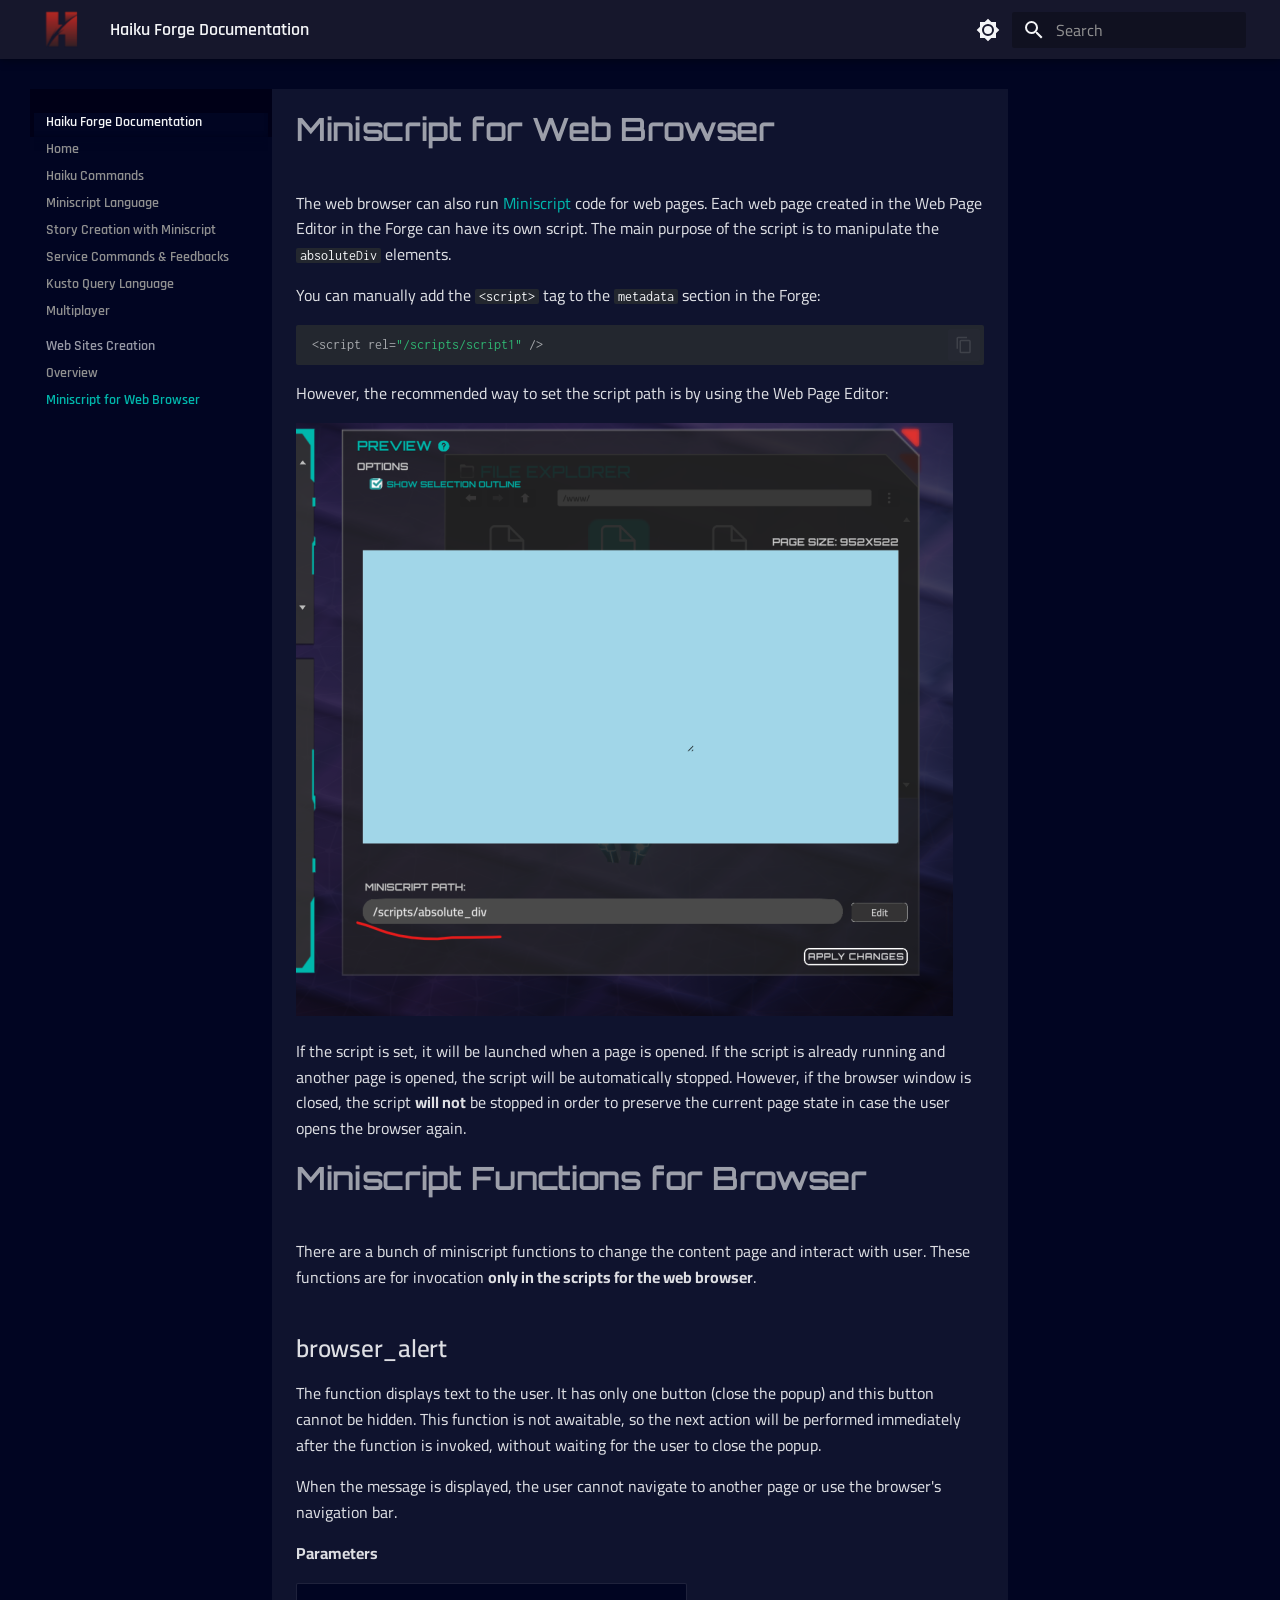
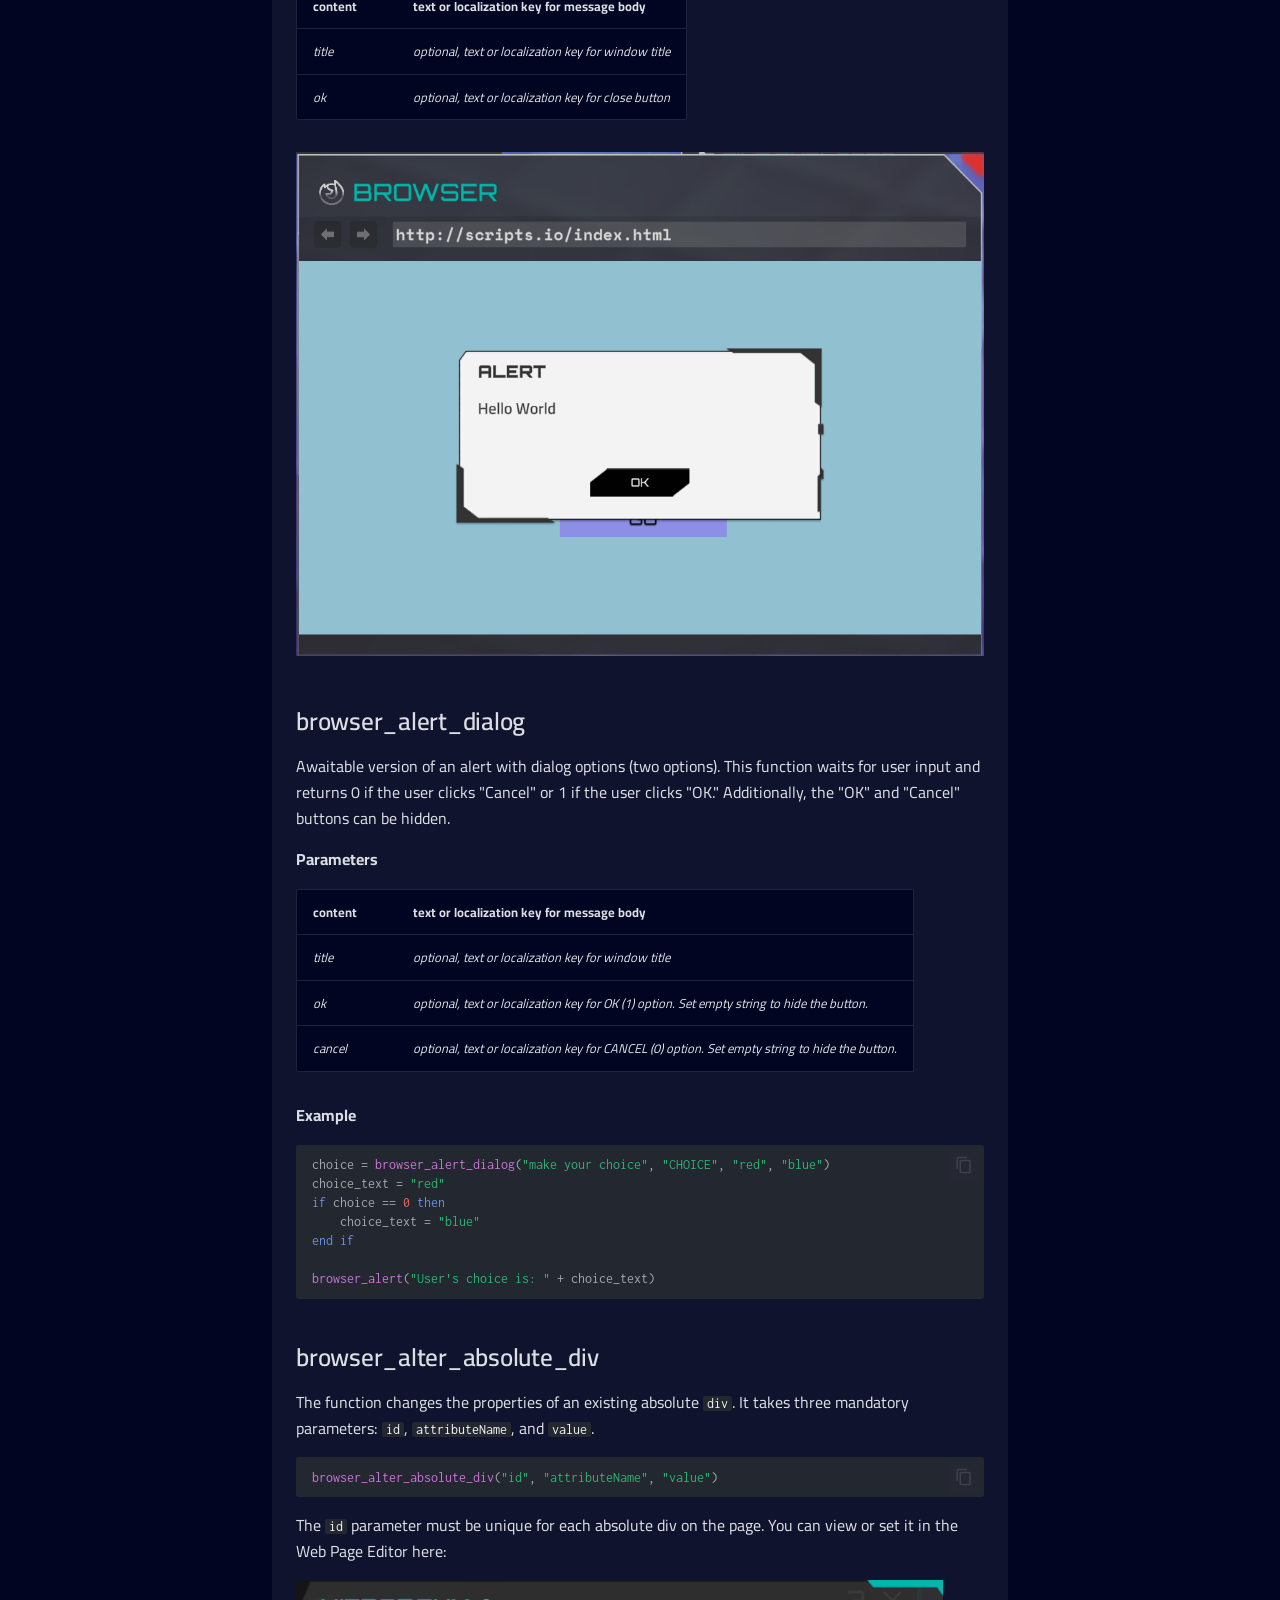
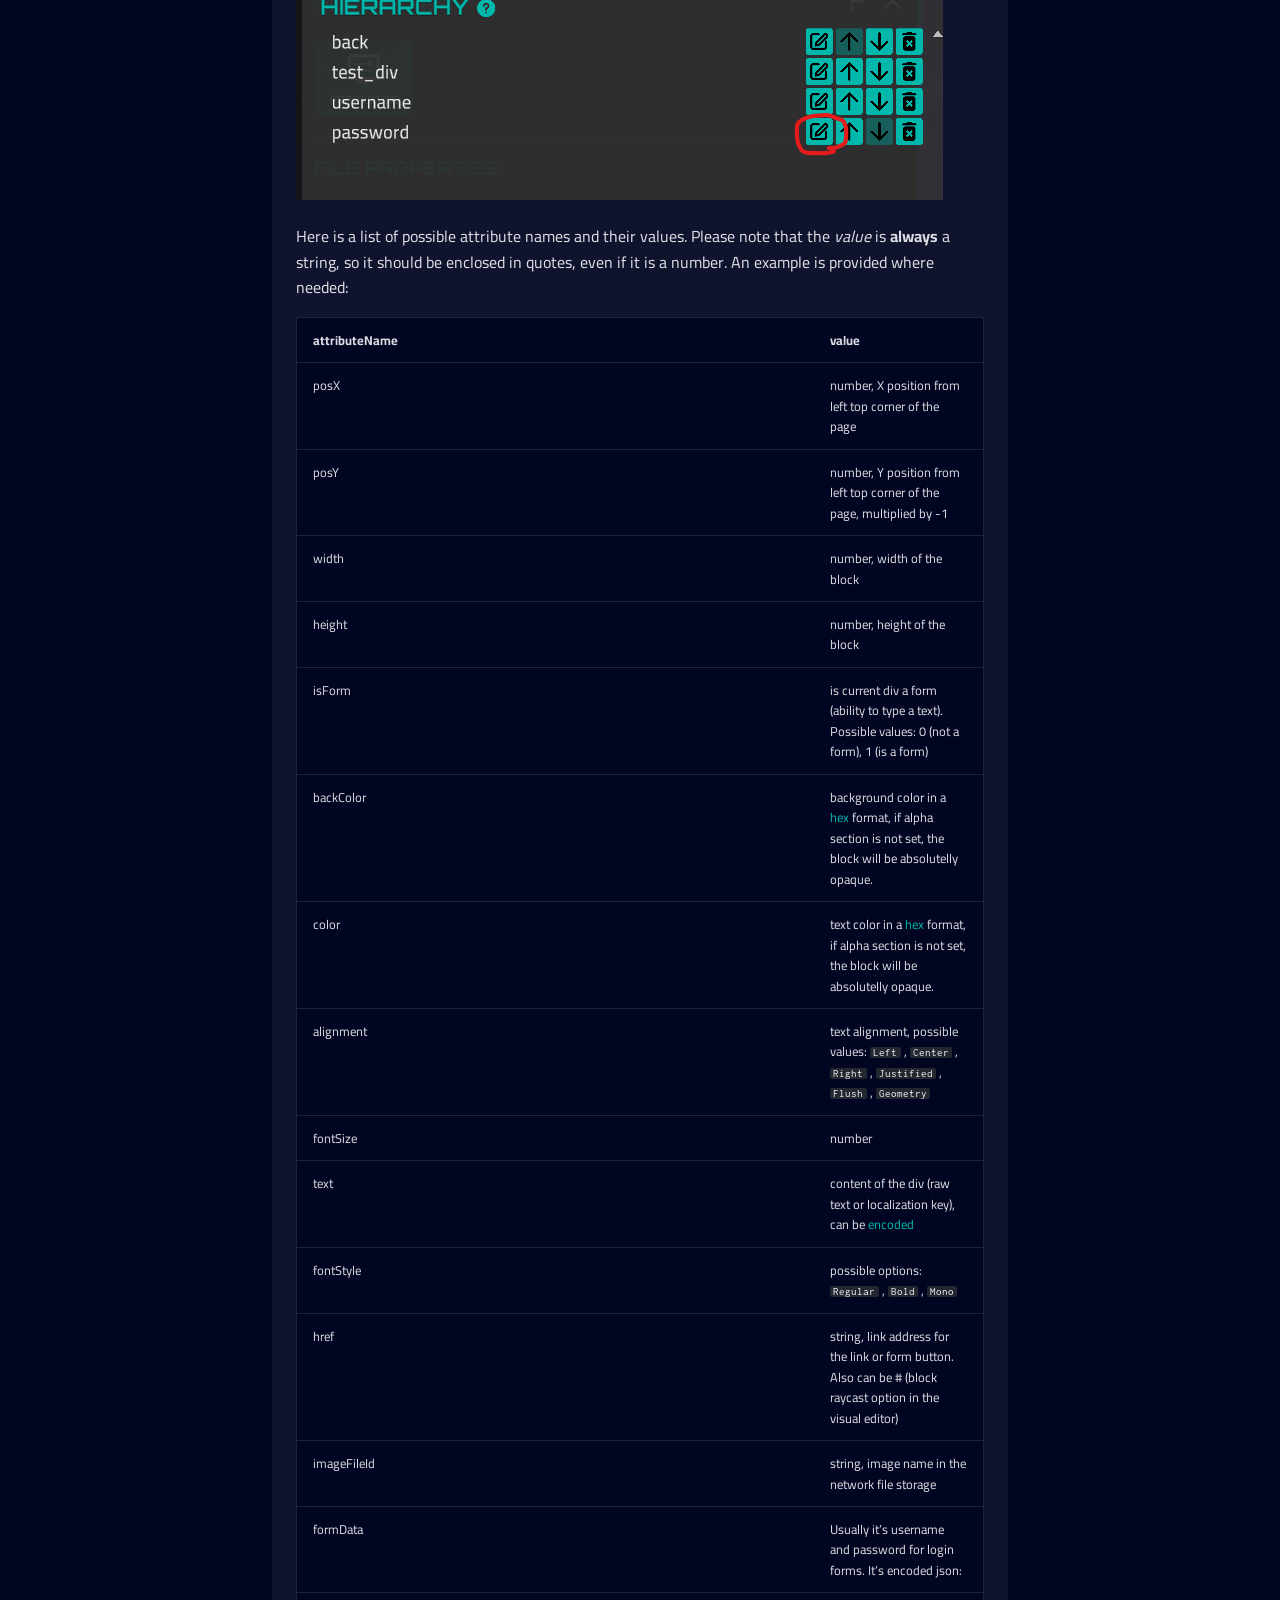
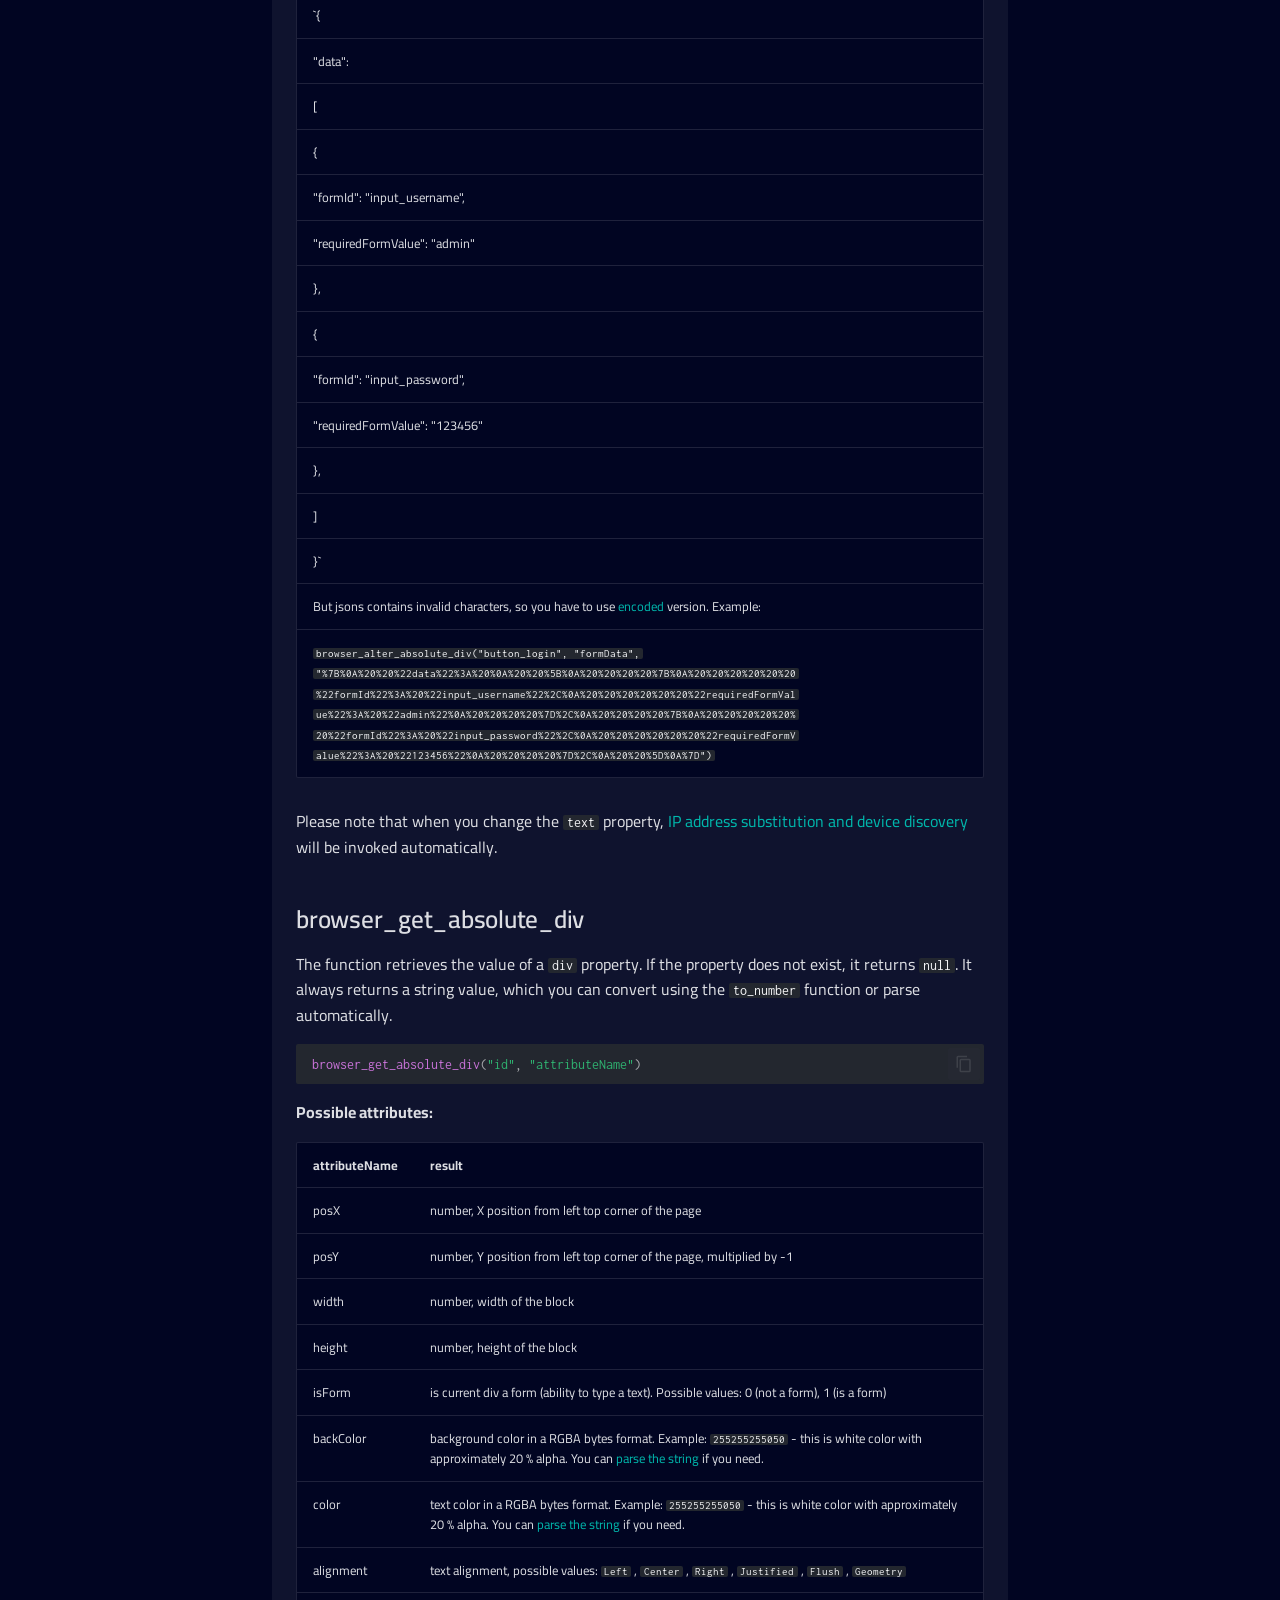
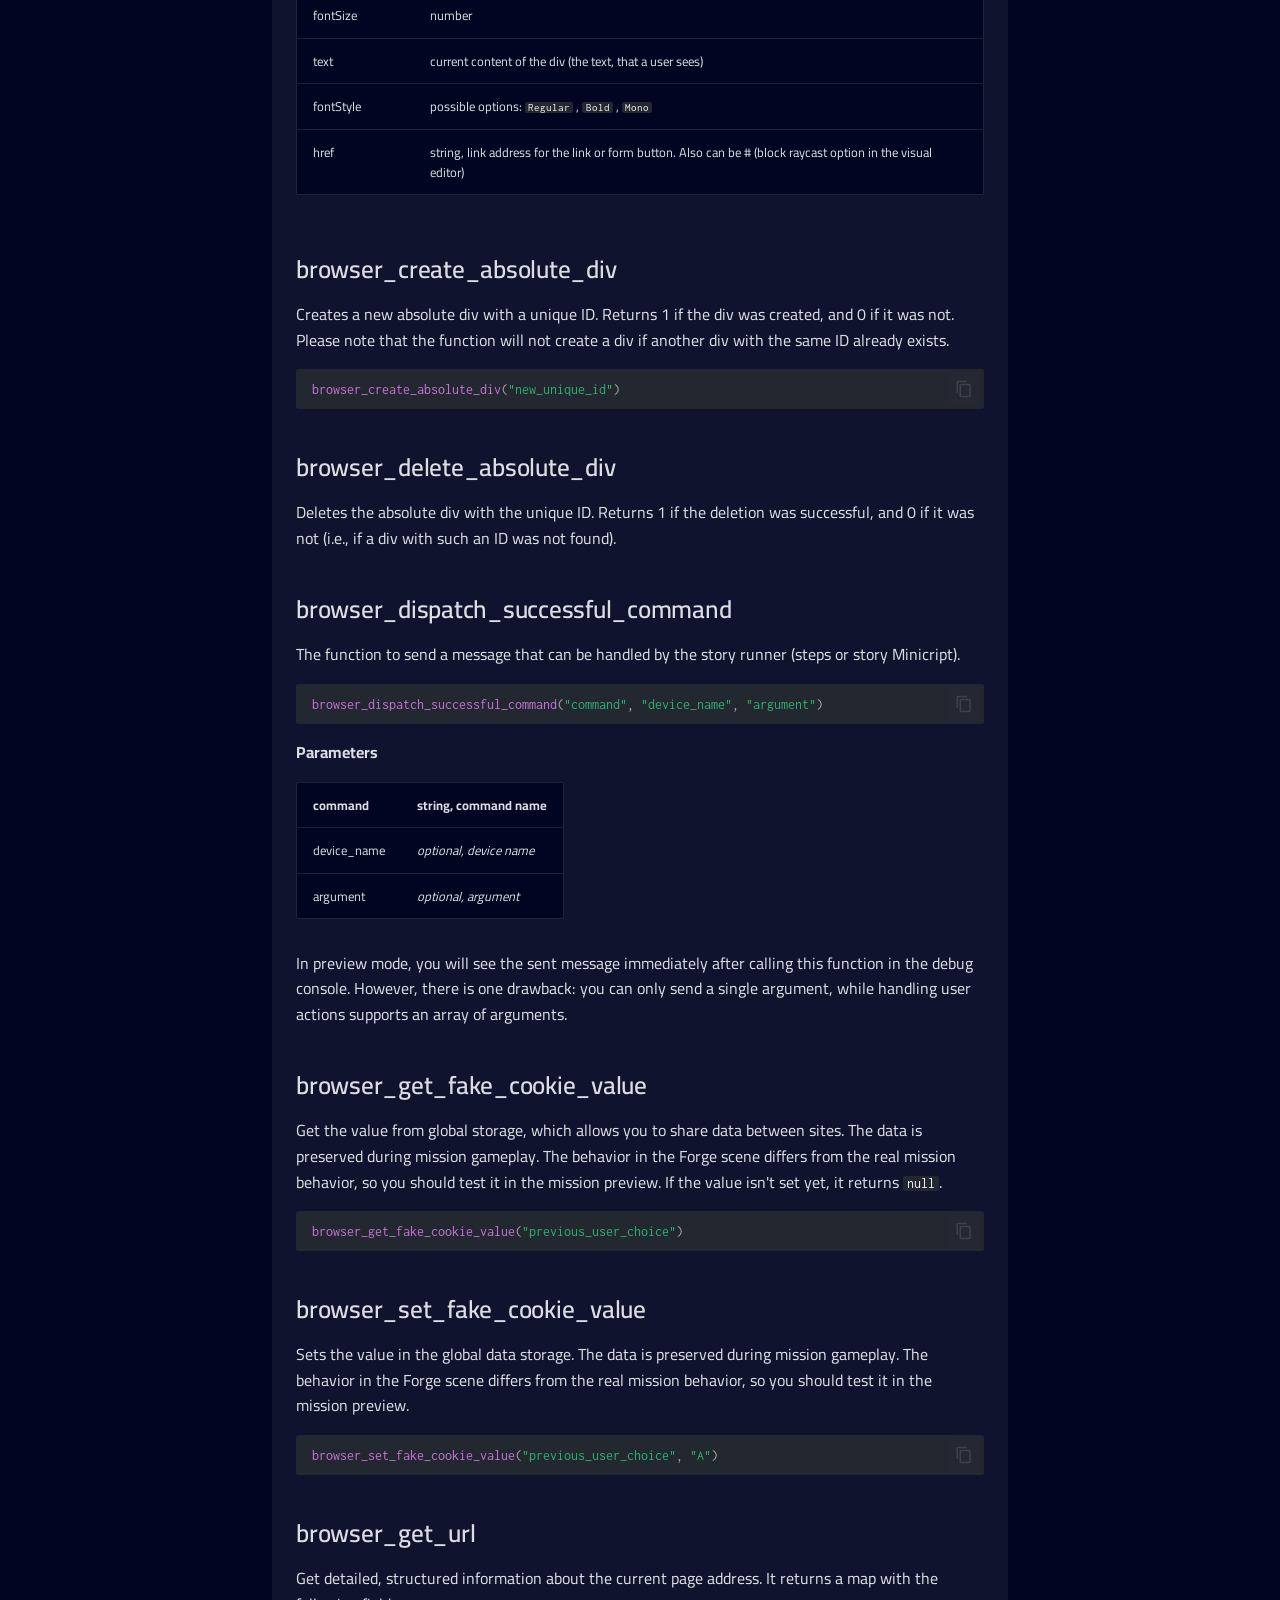
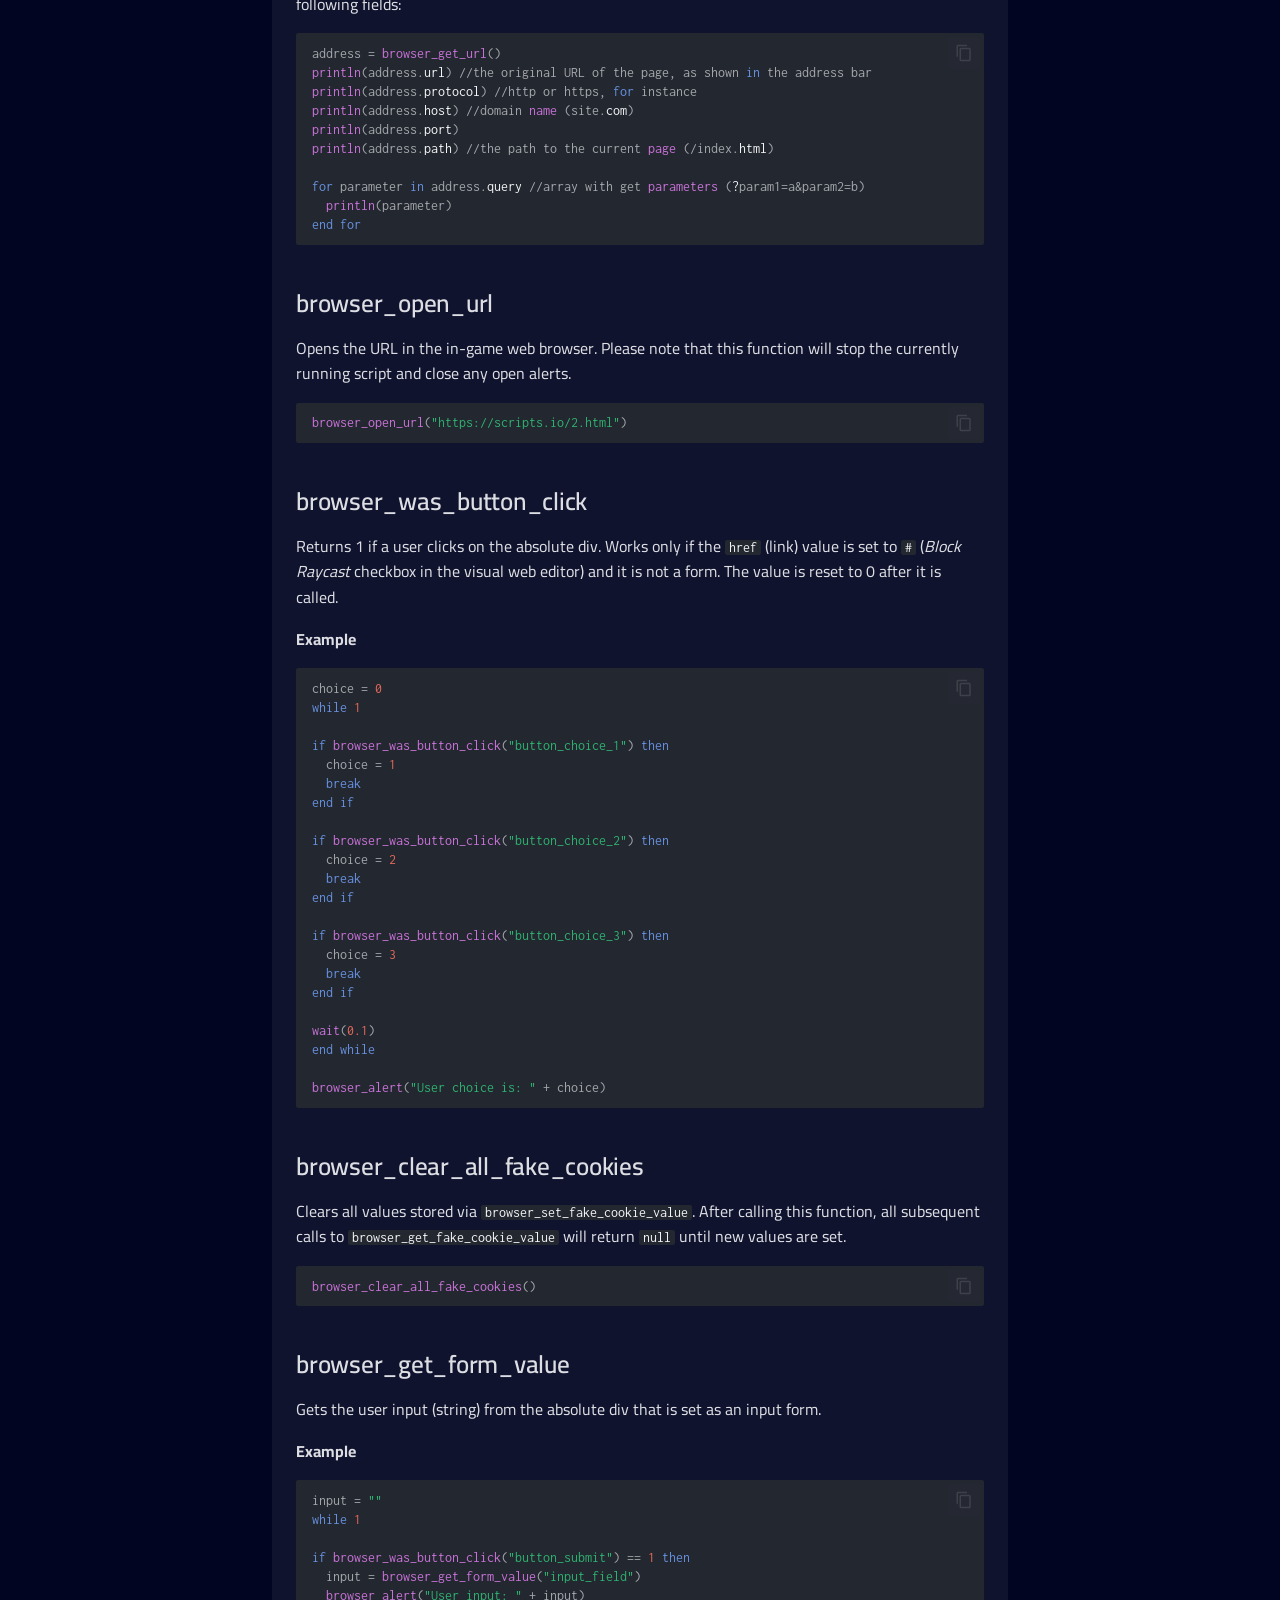
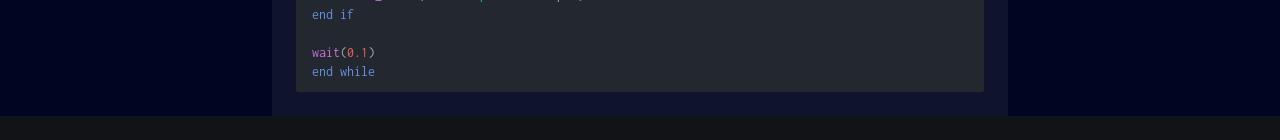
<file: web-sites-creation/miniscript-for-web-browser/index.html>
<!doctype html>
<html lang="en" class="no-js">
  <head>
    
      <meta charset="utf-8">
      <meta name="viewport" content="width=device-width,initial-scale=1">
      
      
      
        <link rel="canonical" href="https://haiku-inc.github.io/HaikuForgeDocumentation/web-sites-creation/miniscript-for-web-browser/">
      
      
        <link rel="prev" href="../">
      
      
      
        
      
      
      <link rel="icon" href="../../assets/haiku-logo.png">
      <meta name="generator" content="mkdocs-1.6.1, mkdocs-material-9.8.0">
    
    
      
        <title>Miniscript for Web Browser - Haiku Forge Documentation</title>
      
    
    
      <link rel="stylesheet" href="../../assets/stylesheets/main.57a0d79d.min.css">
      
        
        <link rel="stylesheet" href="../../assets/stylesheets/palette.fb2fffe2.min.css">
      
      


    
    
      
    
    
      
        
        
        <link rel="preconnect" href="https://fonts.gstatic.com" crossorigin>
        <link rel="stylesheet" href="https://fonts.googleapis.com/css?family=Cairo:300,300i,400,400i,700,700i%7CInconsolata:400,400i,700,700i&display=fallback">
        <style>:root{--md-text-font:"Cairo";--md-code-font:"Inconsolata"}</style>
      
    
    
      <link rel="stylesheet" href="../../stylesheets/haiku.css">
    
    <script>__md_scope=new URL("../..",location),__md_hash=e=>[...e].reduce(((e,_)=>(e<<5)-e+_.charCodeAt(0)),0),__md_get=(e,_=localStorage,t=__md_scope)=>JSON.parse(_.getItem(t.pathname+"."+e)),__md_set=(e,_,t=localStorage,a=__md_scope)=>{try{t.setItem(a.pathname+"."+e,JSON.stringify(_))}catch(e){}}</script>
    
      

    
    
  </head>
  
  
    
    
      
    
    
    
    
    <body dir="ltr" data-md-color-scheme="slate" data-md-color-primary="custom" data-md-color-accent="custom">
  
    
    <input class="md-toggle" data-md-toggle="drawer" type="checkbox" id="__drawer" autocomplete="off">
    <input class="md-toggle" data-md-toggle="search" type="checkbox" id="__search" autocomplete="off">
    <label class="md-overlay" for="__drawer"></label>
    <div data-md-component="skip">
      
        
        <a href="#miniscript-for-web-browser" class="md-skip">
          Skip to content
        </a>
      
    </div>
    <div data-md-component="announce">
      
    </div>
    
    
      

  

<header class="md-header md-header--shadow" data-md-component="header">
  <nav class="md-header__inner md-grid" aria-label="Header">
    <a href="../.." title="Haiku Forge Documentation" class="md-header__button md-logo" aria-label="Haiku Forge Documentation" data-md-component="logo">
      
  <img src="../../assets/haiku-logo.png" alt="logo">

    </a>
    <label class="md-header__button md-icon" for="__drawer">
      
      <svg xmlns="http://www.w3.org/2000/svg" viewBox="0 0 24 24"><path d="M3 6h18v2H3zm0 5h18v2H3zm0 5h18v2H3z"/></svg>
    </label>
    <div class="md-header__title" data-md-component="header-title">
      <div class="md-header__ellipsis">
        <div class="md-header__topic">
          <span class="md-ellipsis">
            Haiku Forge Documentation
          </span>
        </div>
        <div class="md-header__topic" data-md-component="header-topic">
          <span class="md-ellipsis">
            
              Miniscript for Web Browser
            
          </span>
        </div>
      </div>
    </div>
    
      
        <form class="md-header__option" data-md-component="palette">
  
    
    
    
    <input class="md-option" data-md-color-media="" data-md-color-scheme="slate" data-md-color-primary="custom" data-md-color-accent="custom"  aria-label="Switch to light mode"  type="radio" name="__palette" id="__palette_0">
    
      <label class="md-header__button md-icon" title="Switch to light mode" for="__palette_1" hidden>
        <svg xmlns="http://www.w3.org/2000/svg" viewBox="0 0 24 24"><path d="M12 8a4 4 0 0 0-4 4 4 4 0 0 0 4 4 4 4 0 0 0 4-4 4 4 0 0 0-4-4m0 10a6 6 0 0 1-6-6 6 6 0 0 1 6-6 6 6 0 0 1 6 6 6 6 0 0 1-6 6m8-9.31V4h-4.69L12 .69 8.69 4H4v4.69L.69 12 4 15.31V20h4.69L12 23.31 15.31 20H20v-4.69L23.31 12z"/></svg>
      </label>
    
  
    
    
    
    <input class="md-option" data-md-color-media="" data-md-color-scheme="default" data-md-color-primary="custom" data-md-color-accent="custom"  aria-label="Switch to dark mode"  type="radio" name="__palette" id="__palette_1">
    
      <label class="md-header__button md-icon" title="Switch to dark mode" for="__palette_0" hidden>
        <svg xmlns="http://www.w3.org/2000/svg" viewBox="0 0 24 24"><path d="M12 18c-.89 0-1.74-.2-2.5-.55C11.56 16.5 13 14.42 13 12s-1.44-4.5-3.5-5.45C10.26 6.2 11.11 6 12 6a6 6 0 0 1 6 6 6 6 0 0 1-6 6m8-9.31V4h-4.69L12 .69 8.69 4H4v4.69L.69 12 4 15.31V20h4.69L12 23.31 15.31 20H20v-4.69L23.31 12z"/></svg>
      </label>
    
  
</form>
      
    
    
      <script>var palette=__md_get("__palette");if(palette&&palette.color){if("(prefers-color-scheme)"===palette.color.media){var media=matchMedia("(prefers-color-scheme: light)"),input=document.querySelector(media.matches?"[data-md-color-media='(prefers-color-scheme: light)']":"[data-md-color-media='(prefers-color-scheme: dark)']");palette.color.media=input.getAttribute("data-md-color-media"),palette.color.scheme=input.getAttribute("data-md-color-scheme"),palette.color.primary=input.getAttribute("data-md-color-primary"),palette.color.accent=input.getAttribute("data-md-color-accent")}for(var[key,value]of Object.entries(palette.color))document.body.setAttribute("data-md-color-"+key,value)}</script>
    
    
    
      
      
        <label class="md-header__button md-icon" for="__search">
          
          <svg xmlns="http://www.w3.org/2000/svg" viewBox="0 0 24 24"><path d="M9.5 3A6.5 6.5 0 0 1 16 9.5c0 1.61-.59 3.09-1.56 4.23l.27.27h.79l5 5-1.5 1.5-5-5v-.79l-.27-.27A6.52 6.52 0 0 1 9.5 16 6.5 6.5 0 0 1 3 9.5 6.5 6.5 0 0 1 9.5 3m0 2C7 5 5 7 5 9.5S7 14 9.5 14 14 12 14 9.5 12 5 9.5 5"/></svg>
        </label>
        <div class="md-search" data-md-component="search" role="dialog">
  <label class="md-search__overlay" for="__search"></label>
  <div class="md-search__inner" role="search">
    <form class="md-search__form" name="search">
      <input type="text" class="md-search__input" name="query" aria-label="Search" placeholder="Search" autocapitalize="off" autocorrect="off" autocomplete="off" spellcheck="false" data-md-component="search-query" required>
      <label class="md-search__icon md-icon" for="__search">
        
        <svg xmlns="http://www.w3.org/2000/svg" viewBox="0 0 24 24"><path d="M9.5 3A6.5 6.5 0 0 1 16 9.5c0 1.61-.59 3.09-1.56 4.23l.27.27h.79l5 5-1.5 1.5-5-5v-.79l-.27-.27A6.52 6.52 0 0 1 9.5 16 6.5 6.5 0 0 1 3 9.5 6.5 6.5 0 0 1 9.5 3m0 2C7 5 5 7 5 9.5S7 14 9.5 14 14 12 14 9.5 12 5 9.5 5"/></svg>
        
        <svg xmlns="http://www.w3.org/2000/svg" viewBox="0 0 24 24"><path d="M20 11v2H8l5.5 5.5-1.42 1.42L4.16 12l7.92-7.92L13.5 5.5 8 11z"/></svg>
      </label>
      <nav class="md-search__options" aria-label="Search">
        
        <button type="reset" class="md-search__icon md-icon" title="Clear" aria-label="Clear" tabindex="-1">
          
          <svg xmlns="http://www.w3.org/2000/svg" viewBox="0 0 24 24"><path d="M19 6.41 17.59 5 12 10.59 6.41 5 5 6.41 10.59 12 5 17.59 6.41 19 12 13.41 17.59 19 19 17.59 13.41 12z"/></svg>
        </button>
      </nav>
      
        <div class="md-search__suggest" data-md-component="search-suggest"></div>
      
    </form>
    <div class="md-search__output">
      <div class="md-search__scrollwrap" tabindex="0" data-md-scrollfix>
        <div class="md-search-result" data-md-component="search-result">
          <div class="md-search-result__meta">
            Initializing search
          </div>
          <ol class="md-search-result__list" role="presentation"></ol>
        </div>
      </div>
    </div>
  </div>
</div>
      
    
    
  </nav>
  
</header>
    
    <div class="md-container" data-md-component="container">
      
      
        
          
        
      
      <main class="md-main" data-md-component="main">
        <div class="md-main__inner md-grid">
          
            
              
              <div class="md-sidebar md-sidebar--primary" data-md-component="sidebar" data-md-type="navigation" >
                <div class="md-sidebar__scrollwrap">
                  <div class="md-sidebar__inner">
                    



<nav class="md-nav md-nav--primary" aria-label="Navigation" data-md-level="0">
  <label class="md-nav__title" for="__drawer">
    <a href="../.." title="Haiku Forge Documentation" class="md-nav__button md-logo" aria-label="Haiku Forge Documentation" data-md-component="logo">
      
  <img src="../../assets/haiku-logo.png" alt="logo">

    </a>
    Haiku Forge Documentation
  </label>
  
  <ul class="md-nav__list" data-md-scrollfix>
    
      
      
  
  
  
  
    <li class="md-nav__item">
      <a href="../.." class="md-nav__link">
        
  
  
  <span class="md-ellipsis">
    
  
    Home
  

    
  </span>
  
  

      </a>
    </li>
  

    
      
      
  
  
  
  
    <li class="md-nav__item">
      <a href="../../haiku-commands/" class="md-nav__link">
        
  
  
  <span class="md-ellipsis">
    
  
    Haiku Commands
  

    
  </span>
  
  

      </a>
    </li>
  

    
      
      
  
  
  
  
    <li class="md-nav__item">
      <a href="../../miniscript-anvil-scripting-language/" class="md-nav__link">
        
  
  
  <span class="md-ellipsis">
    
  
    Miniscript Language
  

    
  </span>
  
  

      </a>
    </li>
  

    
      
      
  
  
  
  
    <li class="md-nav__item">
      <a href="../../story-creation-with-miniscript/" class="md-nav__link">
        
  
  
  <span class="md-ellipsis">
    
  
    Story Creation with Miniscript
  

    
  </span>
  
  

      </a>
    </li>
  

    
      
      
  
  
  
  
    <li class="md-nav__item">
      <a href="../../service-commands-and-feedbacks/" class="md-nav__link">
        
  
  
  <span class="md-ellipsis">
    
  
    Service Commands & Feedbacks
  

    
  </span>
  
  

      </a>
    </li>
  

    
      
      
  
  
  
  
    <li class="md-nav__item">
      <a href="../../kusto-query-language/" class="md-nav__link">
        
  
  
  <span class="md-ellipsis">
    
  
    Kusto Query Language
  

    
  </span>
  
  

      </a>
    </li>
  

    
      
      
  
  
  
  
    <li class="md-nav__item">
      <a href="../../multiplayer/" class="md-nav__link">
        
  
  
  <span class="md-ellipsis">
    
  
    Multiplayer
  

    
  </span>
  
  

      </a>
    </li>
  

    
      
      
  
  
    
  
  
  
    
    
    
    
      
        
        
      
    
    
    <li class="md-nav__item md-nav__item--active md-nav__item--section md-nav__item--nested">
      
        
        
        <input class="md-nav__toggle md-toggle " type="checkbox" id="__nav_8" checked>
        
          
          <label class="md-nav__link" for="__nav_8" id="__nav_8_label" tabindex="">
            
  
  
  <span class="md-ellipsis">
    
  
    Web Sites Creation
  

    
  </span>
  
  

            <span class="md-nav__icon md-icon"></span>
          </label>
        
        <nav class="md-nav" data-md-level="1" aria-labelledby="__nav_8_label" aria-expanded="true">
          <label class="md-nav__title" for="__nav_8">
            <span class="md-nav__icon md-icon"></span>
            
  
    Web Sites Creation
  

          </label>
          <ul class="md-nav__list" data-md-scrollfix>
            
              
                
  
  
  
  
    <li class="md-nav__item">
      <a href="../" class="md-nav__link">
        
  
  
  <span class="md-ellipsis">
    
  
    Overview
  

    
  </span>
  
  

      </a>
    </li>
  

              
            
              
                
  
  
    
  
  
  
    <li class="md-nav__item md-nav__item--active">
      
      <input class="md-nav__toggle md-toggle" type="checkbox" id="__toc">
      
      
        
      
      
      <a href="./" class="md-nav__link md-nav__link--active">
        
  
  
  <span class="md-ellipsis">
    
  
    Miniscript for Web Browser
  

    
  </span>
  
  

      </a>
      
    </li>
  

              
            
          </ul>
        </nav>
      
    </li>
  

    
  </ul>
</nav>
                  </div>
                </div>
              </div>
            
            
              
              <div class="md-sidebar md-sidebar--secondary" data-md-component="sidebar" data-md-type="toc" >
                <div class="md-sidebar__scrollwrap">
                  <div class="md-sidebar__inner">
                    

<nav class="md-nav md-nav--secondary" aria-label="Table of contents">
  
  
  
    
  
  
</nav>
                  </div>
                </div>
              </div>
            
          
          
            <div class="md-content" data-md-component="content">
              
              <article class="md-content__inner md-typeset">
                
                  



<h1 id="miniscript-for-web-browser">Miniscript for Web Browser<a class="headerlink" href="#miniscript-for-web-browser" title="Permanent link">&para;</a></h1>
<p>The web browser can also run <a href="../../miniscript-anvil-scripting-language/">Miniscript</a> code for web pages. Each web page created in the Web Page Editor in the Forge can have its own script. The main purpose of the script is to manipulate the <code>absoluteDiv</code> elements.</p>
<p>You can manually add the <code>&lt;script&gt;</code> tag to the <code>metadata</code> section in the Forge:</p>
<div class="highlight"><pre><span></span><code><a id="__codelineno-0-1" name="__codelineno-0-1" href="#__codelineno-0-1"></a><span class="o">&lt;</span><span class="nv">script</span><span class="w"> </span><span class="nv">rel</span><span class="o">=</span><span class="s2">"/scripts/script1"</span><span class="w"> </span><span class="o">/&gt;</span>
</code></pre></div>
<p>However, the recommended way to set the script path is by using the Web Page Editor:</p>
<p><img alt="Untitled" src="untitled.png" /></p>
<p>If the script is set, it will be launched when a page is opened. If the script is already running and another page is opened, the script will be automatically stopped. However, if the browser window is closed, the script <strong>will not</strong> be stopped in order to preserve the current page state in case the user opens the browser again.</p>
<h1 id="miniscript-functions-for-browser">Miniscript Functions for Browser<a class="headerlink" href="#miniscript-functions-for-browser" title="Permanent link">&para;</a></h1>
<p>There are a bunch of miniscript functions to change the content page and interact with user. These functions are for invocation <strong>only in the scripts for the web browser</strong>.</p>
<h2 id="browser_alert">browser_alert<a class="headerlink" href="#browser_alert" title="Permanent link">&para;</a></h2>
<p>The function displays text to the user. It has only one button (close the popup) and this button cannot be hidden. This function is not awaitable, so the next action will be performed immediately after the function is invoked, without waiting for the user to close the popup.</p>
<p>When the message is displayed, the user cannot navigate to another page or use the browser's navigation bar.</p>
<p><strong>Parameters</strong></p>
<table>
<thead>
<tr>
<th>content</th>
<th>text or localization key for message body</th>
</tr>
</thead>
<tbody>
<tr>
<td><em>title</em></td>
<td><em>optional, text or localization key for window title</em></td>
</tr>
<tr>
<td><em>ok</em></td>
<td><em>optional, text or localization key for close button</em></td>
</tr>
</tbody>
</table>
<p><img alt="Untitled" src="untitled-1.png" /></p>
<h2 id="browser_alert_dialog">browser_alert_dialog<a class="headerlink" href="#browser_alert_dialog" title="Permanent link">&para;</a></h2>
<p>Awaitable version of an alert with dialog options (two options). This function waits for user input and returns 0 if the user clicks "Cancel" or 1 if the user clicks "OK." Additionally, the "OK" and "Cancel" buttons can be hidden.</p>
<p><strong>Parameters</strong></p>
<table>
<thead>
<tr>
<th>content</th>
<th>text or localization key for message body</th>
</tr>
</thead>
<tbody>
<tr>
<td><em>title</em></td>
<td><em>optional, text or localization key for window title</em></td>
</tr>
<tr>
<td><em>ok</em></td>
<td><em>optional, text or localization key for OK (1) option. Set empty string to hide the button.</em></td>
</tr>
<tr>
<td><em>cancel</em></td>
<td><em>optional, text or localization key for CANCEL (0) option. Set empty string to hide the button.</em></td>
</tr>
</tbody>
</table>
<p><strong>Example</strong></p>
<div class="highlight"><pre><span></span><code><a id="__codelineno-1-1" name="__codelineno-1-1" href="#__codelineno-1-1"></a><span class="nv">choice</span><span class="w"> </span><span class="o">=</span><span class="w"> </span><span class="nf">browser_alert_dialog</span><span class="p">(</span><span class="s2">"make your choice"</span><span class="p">,</span><span class="w"> </span><span class="s2">"CHOICE"</span><span class="p">,</span><span class="w"> </span><span class="s2">"red"</span><span class="p">,</span><span class="w"> </span><span class="s2">"blue"</span><span class="p">)</span>
<a id="__codelineno-1-2" name="__codelineno-1-2" href="#__codelineno-1-2"></a><span class="nv">choice_text</span><span class="w"> </span><span class="o">=</span><span class="w"> </span><span class="s2">"red"</span>
<a id="__codelineno-1-3" name="__codelineno-1-3" href="#__codelineno-1-3"></a><span class="kr">if</span><span class="w"> </span><span class="nv">choice</span><span class="w"> </span><span class="o">==</span><span class="w"> </span><span class="mi">0</span><span class="w"> </span><span class="kr">then</span>
<a id="__codelineno-1-4" name="__codelineno-1-4" href="#__codelineno-1-4"></a><span class="w">    </span><span class="nv">choice_text</span><span class="w"> </span><span class="o">=</span><span class="w"> </span><span class="s2">"blue"</span>
<a id="__codelineno-1-5" name="__codelineno-1-5" href="#__codelineno-1-5"></a><span class="kr">end</span><span class="w"> </span><span class="kr">if</span>
<a id="__codelineno-1-6" name="__codelineno-1-6" href="#__codelineno-1-6"></a>
<a id="__codelineno-1-7" name="__codelineno-1-7" href="#__codelineno-1-7"></a><span class="nf">browser_alert</span><span class="p">(</span><span class="s2">"User's choice is: "</span><span class="w"> </span><span class="o">+</span><span class="w"> </span><span class="nv">choice_text</span><span class="p">)</span>
</code></pre></div>
<h2 id="browser_alter_absolute_div">browser_alter_absolute_div<a class="headerlink" href="#browser_alter_absolute_div" title="Permanent link">&para;</a></h2>
<p>The function changes the properties of an existing absolute <code>div</code>. It takes three mandatory parameters: <code>id</code>, <code>attributeName</code>, and <code>value</code>.</p>
<div class="highlight"><pre><span></span><code><a id="__codelineno-2-1" name="__codelineno-2-1" href="#__codelineno-2-1"></a><span class="nf">browser_alter_absolute_div</span><span class="p">(</span><span class="s2">"id"</span><span class="p">,</span><span class="w"> </span><span class="s2">"attributeName"</span><span class="p">,</span><span class="w"> </span><span class="s2">"value"</span><span class="p">)</span>
</code></pre></div>
<p>The <code>id</code> parameter must be unique for each absolute div on the page. You can view or set it in the Web Page Editor here:</p>
<p><img alt="Untitled" src="untitled-2.png" /></p>
<p>Here is a list of possible attribute names and their values. Please note that the <em>value</em> is <strong>always</strong> a string, so it should be enclosed in quotes, even if it is a number. An example is provided where needed:</p>
<table>
<thead>
<tr>
<th><strong>attributeName</strong></th>
<th><strong>value</strong></th>
</tr>
</thead>
<tbody>
<tr>
<td>posX</td>
<td>number, X position from left top corner of the page</td>
</tr>
<tr>
<td>posY</td>
<td>number, Y position from left top corner of the page, multiplied by -1</td>
</tr>
<tr>
<td>width</td>
<td>number, width of the block</td>
</tr>
<tr>
<td>height</td>
<td>number, height of the block</td>
</tr>
<tr>
<td>isForm</td>
<td>is current div a form (ability to type a text). Possible values: 0 (not a form), 1 (is a form)</td>
</tr>
<tr>
<td>backColor</td>
<td>background color in a <a href="https://www.w3schools.com/html/html_colors_hex.asp#:~:text=A%20hexadecimal%20color%20is%20specified,the%20components%20of%20the%20color.">hex</a> format, if alpha section is not set, the block will be absolutelly opaque.</td>
</tr>
<tr>
<td>color</td>
<td>text color in a <a href="https://www.w3schools.com/html/html_colors_hex.asp#:~:text=A%20hexadecimal%20color%20is%20specified,the%20components%20of%20the%20color.">hex</a> format, if alpha section is not set, the block will be absolutelly opaque.</td>
</tr>
<tr>
<td>alignment</td>
<td>text alignment, possible values: <code>Left</code> , <code>Center</code> , <code>Right</code> , <code>Justified</code> , <code>Flush</code> , <code>Geometry</code></td>
</tr>
<tr>
<td>fontSize</td>
<td>number</td>
</tr>
<tr>
<td>text</td>
<td>content of the div (raw text or localization key), can be <a href="https://www.w3schools.com/tags/ref_urlencode.ASP">encoded</a></td>
</tr>
<tr>
<td>fontStyle</td>
<td>possible options: <code>Regular</code> , <code>Bold</code> , <code>Mono</code></td>
</tr>
<tr>
<td>href</td>
<td>string, link address for the link or form button. Also can be # (block raycast option in the visual editor)</td>
</tr>
<tr>
<td>imageFileId</td>
<td>string, image name in the network file storage</td>
</tr>
<tr>
<td>formData</td>
<td>Usually it’s username and password for login forms. It’s encoded json:</td>
</tr>
<tr>
<td>`{</td>
<td></td>
</tr>
<tr>
<td>"data":</td>
<td></td>
</tr>
<tr>
<td>[</td>
<td></td>
</tr>
<tr>
<td>{</td>
<td></td>
</tr>
<tr>
<td>"formId": "input_username",</td>
<td></td>
</tr>
<tr>
<td>"requiredFormValue": "admin"</td>
<td></td>
</tr>
<tr>
<td>},</td>
<td></td>
</tr>
<tr>
<td>{</td>
<td></td>
</tr>
<tr>
<td>"formId": "input_password",</td>
<td></td>
</tr>
<tr>
<td>"requiredFormValue": "123456"</td>
<td></td>
</tr>
<tr>
<td>},</td>
<td></td>
</tr>
<tr>
<td>]</td>
<td></td>
</tr>
<tr>
<td>}`</td>
<td></td>
</tr>
<tr>
<td>But jsons contains invalid characters, so you have to use <a href="https://www.urlencoder.org">encoded</a> version. Example:</td>
<td></td>
</tr>
<tr>
<td><code>browser_alter_absolute_div("button_login", "formData", "%7B%0A%20%20%22data%22%3A%20%0A%20%20%5B%0A%20%20%20%20%7B%0A%20%20%20%20%20%20%22formId%22%3A%20%22input_username%22%2C%0A%20%20%20%20%20%20%22requiredFormValue%22%3A%20%22admin%22%0A%20%20%20%20%7D%2C%0A%20%20%20%20%7B%0A%20%20%20%20%20%20%22formId%22%3A%20%22input_password%22%2C%0A%20%20%20%20%20%20%22requiredFormValue%22%3A%20%22123456%22%0A%20%20%20%20%7D%2C%0A%20%20%5D%0A%7D")</code></td>
<td></td>
</tr>
</tbody>
</table>
<p>Please note that when you change the <code>text</code> property, <a href="../../service-commands-and-feedbacks/">IP address substitution and device discovery</a> will be invoked automatically.</p>
<h2 id="browser_get_absolute_div">browser_get_absolute_div<a class="headerlink" href="#browser_get_absolute_div" title="Permanent link">&para;</a></h2>
<p>The function retrieves the value of a <code>div</code> property. If the property does not exist, it returns <code>null</code>. It always returns a string value, which you can convert using the <code>to_number</code> function or parse automatically.</p>
<div class="highlight"><pre><span></span><code><a id="__codelineno-3-1" name="__codelineno-3-1" href="#__codelineno-3-1"></a><span class="nf">browser_get_absolute_div</span><span class="p">(</span><span class="s2">"id"</span><span class="p">,</span><span class="w"> </span><span class="s2">"attributeName"</span><span class="p">)</span>
</code></pre></div>
<p><strong>Possible attributes:</strong></p>
<table>
<thead>
<tr>
<th><strong>attributeName</strong></th>
<th><strong>result</strong></th>
</tr>
</thead>
<tbody>
<tr>
<td>posX</td>
<td>number, X position from left top corner of the page</td>
</tr>
<tr>
<td>posY</td>
<td>number, Y position from left top corner of the page, multiplied by -1</td>
</tr>
<tr>
<td>width</td>
<td>number, width of the block</td>
</tr>
<tr>
<td>height</td>
<td>number, height of the block</td>
</tr>
<tr>
<td>isForm</td>
<td>is current div a form (ability to type a text). Possible values: 0 (not a form), 1 (is a form)</td>
</tr>
<tr>
<td>backColor</td>
<td>background color in a RGBA bytes format. Example: <code>255255255050</code> - this is white color with approximately 20 % alpha. You can <a href="../../miniscript-anvil-scripting-language/">parse the string</a> if you need.</td>
</tr>
<tr>
<td>color</td>
<td>text color in a RGBA bytes format. Example: <code>255255255050</code> - this is white color with approximately 20 % alpha. You can <a href="../../miniscript-anvil-scripting-language/">parse the string</a> if you need.</td>
</tr>
<tr>
<td>alignment</td>
<td>text alignment, possible values: <code>Left</code> , <code>Center</code> , <code>Right</code> , <code>Justified</code> , <code>Flush</code> , <code>Geometry</code></td>
</tr>
<tr>
<td>fontSize</td>
<td>number</td>
</tr>
<tr>
<td>text</td>
<td>current content of the div (the text, that a user sees)</td>
</tr>
<tr>
<td>fontStyle</td>
<td>possible options: <code>Regular</code> , <code>Bold</code> , <code>Mono</code></td>
</tr>
<tr>
<td>href</td>
<td>string, link address for the link or form button. Also can be # (block raycast option in the visual editor)</td>
</tr>
</tbody>
</table>
<h2 id="browser_create_absolute_div">browser_create_absolute_div<a class="headerlink" href="#browser_create_absolute_div" title="Permanent link">&para;</a></h2>
<p>Creates a new absolute div with a unique ID. Returns 1 if the div was created, and 0 if it was not. Please note that the function will not create a div if another div with the same ID already exists.</p>
<div class="highlight"><pre><span></span><code><a id="__codelineno-4-1" name="__codelineno-4-1" href="#__codelineno-4-1"></a><span class="nf">browser_create_absolute_div</span><span class="p">(</span><span class="s2">"new_unique_id"</span><span class="p">)</span>
</code></pre></div>
<h2 id="browser_delete_absolute_div">browser_delete_absolute_div<a class="headerlink" href="#browser_delete_absolute_div" title="Permanent link">&para;</a></h2>
<p>Deletes the absolute div with the unique ID. Returns 1 if the deletion was successful, and 0 if it was not (i.e., if a div with such an ID was not found).</p>
<h2 id="browser_dispatch_successful_command">browser_dispatch_successful_command<a class="headerlink" href="#browser_dispatch_successful_command" title="Permanent link">&para;</a></h2>
<p>The function to send a message that can be handled by the story runner (steps or story Minicript).</p>
<div class="highlight"><pre><span></span><code><a id="__codelineno-5-1" name="__codelineno-5-1" href="#__codelineno-5-1"></a><span class="nf">browser_dispatch_successful_command</span><span class="p">(</span><span class="s2">"command"</span><span class="p">,</span><span class="w"> </span><span class="s2">"device_name"</span><span class="p">,</span><span class="w"> </span><span class="s2">"argument"</span><span class="p">)</span>
</code></pre></div>
<p><strong>Parameters</strong></p>
<table>
<thead>
<tr>
<th>command</th>
<th>string, command name</th>
</tr>
</thead>
<tbody>
<tr>
<td>device_name</td>
<td><em>optional, device name</em></td>
</tr>
<tr>
<td>argument</td>
<td><em>optional, argument</em></td>
</tr>
</tbody>
</table>
<p>In preview mode, you will see the sent message immediately after calling this function in the debug console. However, there is one drawback: you can only send a single argument, while handling user actions supports an array of arguments.</p>
<h2 id="browser_get_fake_cookie_value">browser_get_fake_cookie_value<a class="headerlink" href="#browser_get_fake_cookie_value" title="Permanent link">&para;</a></h2>
<p>Get the value from global storage, which allows you to share data between sites. The data is preserved during mission gameplay. The behavior in the Forge scene differs from the real mission behavior, so you should test it in the mission preview. 
If the value isn't set yet, it returns <code>null</code>.</p>
<div class="highlight"><pre><span></span><code><a id="__codelineno-6-1" name="__codelineno-6-1" href="#__codelineno-6-1"></a><span class="nf">browser_get_fake_cookie_value</span><span class="p">(</span><span class="s2">"previous_user_choice"</span><span class="p">)</span>
</code></pre></div>
<h2 id="browser_set_fake_cookie_value">browser_set_fake_cookie_value<a class="headerlink" href="#browser_set_fake_cookie_value" title="Permanent link">&para;</a></h2>
<p>Sets the value in the global data storage. The data is preserved during mission gameplay. The behavior in the Forge scene differs from the real mission behavior, so you should test it in the mission preview.</p>
<div class="highlight"><pre><span></span><code><a id="__codelineno-7-1" name="__codelineno-7-1" href="#__codelineno-7-1"></a><span class="nf">browser_set_fake_cookie_value</span><span class="p">(</span><span class="s2">"previous_user_choice"</span><span class="p">,</span><span class="w"> </span><span class="s2">"A"</span><span class="p">)</span>
</code></pre></div>
<h2 id="browser_get_url">browser_get_url<a class="headerlink" href="#browser_get_url" title="Permanent link">&para;</a></h2>
<p>Get detailed, structured information about the current page address. It returns a map with the following fields:</p>
<div class="highlight"><pre><span></span><code><a id="__codelineno-8-1" name="__codelineno-8-1" href="#__codelineno-8-1"></a><span class="nv">address</span><span class="w"> </span><span class="o">=</span><span class="w"> </span><span class="nf">browser_get_url</span><span class="p">()</span>
<a id="__codelineno-8-2" name="__codelineno-8-2" href="#__codelineno-8-2"></a><span class="nf">println</span><span class="p">(</span><span class="nv">address</span><span class="p">.</span><span class="py">url</span><span class="p">)</span><span class="w"> </span><span class="o">//</span><span class="nv">the</span><span class="w"> </span><span class="nv">original</span><span class="w"> </span><span class="nv">URL</span><span class="w"> </span><span class="nv">of</span><span class="w"> </span><span class="nv">the</span><span class="w"> </span><span class="nv">page</span><span class="p">,</span><span class="w"> </span><span class="nv">as</span><span class="w"> </span><span class="nv">shown</span><span class="w"> </span><span class="kr">in</span><span class="w"> </span><span class="nv">the</span><span class="w"> </span><span class="nv">address</span><span class="w"> </span><span class="nv">bar</span>
<a id="__codelineno-8-3" name="__codelineno-8-3" href="#__codelineno-8-3"></a><span class="nf">println</span><span class="p">(</span><span class="nv">address</span><span class="p">.</span><span class="py">protocol</span><span class="p">)</span><span class="w"> </span><span class="o">//</span><span class="nv">http</span><span class="w"> </span><span class="ow">or</span><span class="w"> </span><span class="nv">https</span><span class="p">,</span><span class="w"> </span><span class="kr">for</span><span class="w"> </span><span class="nv">instance</span>
<a id="__codelineno-8-4" name="__codelineno-8-4" href="#__codelineno-8-4"></a><span class="nf">println</span><span class="p">(</span><span class="nv">address</span><span class="p">.</span><span class="py">host</span><span class="p">)</span><span class="w"> </span><span class="o">//</span><span class="nv">domain</span><span class="w"> </span><span class="nf">name</span><span class="w"> </span><span class="p">(</span><span class="nv">site</span><span class="p">.</span><span class="py">com</span><span class="p">)</span>
<a id="__codelineno-8-5" name="__codelineno-8-5" href="#__codelineno-8-5"></a><span class="nf">println</span><span class="p">(</span><span class="nv">address</span><span class="p">.</span><span class="py">port</span><span class="p">)</span>
<a id="__codelineno-8-6" name="__codelineno-8-6" href="#__codelineno-8-6"></a><span class="nf">println</span><span class="p">(</span><span class="nv">address</span><span class="p">.</span><span class="py">path</span><span class="p">)</span><span class="w"> </span><span class="o">//</span><span class="nv">the</span><span class="w"> </span><span class="nv">path</span><span class="w"> </span><span class="nv">to</span><span class="w"> </span><span class="nv">the</span><span class="w"> </span><span class="nv">current</span><span class="w"> </span><span class="nf">page</span><span class="w"> </span><span class="p">(</span><span class="o">/</span><span class="nv">index</span><span class="p">.</span><span class="py">html</span><span class="p">)</span>
<a id="__codelineno-8-7" name="__codelineno-8-7" href="#__codelineno-8-7"></a>
<a id="__codelineno-8-8" name="__codelineno-8-8" href="#__codelineno-8-8"></a><span class="kr">for</span><span class="w"> </span><span class="nv">parameter</span><span class="w"> </span><span class="kr">in</span><span class="w"> </span><span class="nv">address</span><span class="p">.</span><span class="py">query</span><span class="w"> </span><span class="o">//</span><span class="nv">array</span><span class="w"> </span><span class="nv">with</span><span class="w"> </span><span class="nv">get</span><span class="w"> </span><span class="nf">parameters</span><span class="w"> </span><span class="p">(</span><span class="err">?</span><span class="nv">param1</span><span class="o">=</span><span class="nv">a</span><span class="o">&amp;</span><span class="nv">param2</span><span class="o">=</span><span class="nv">b</span><span class="p">)</span>
<a id="__codelineno-8-9" name="__codelineno-8-9" href="#__codelineno-8-9"></a><span class="w">  </span><span class="nf">println</span><span class="p">(</span><span class="nv">parameter</span><span class="p">)</span><span class="w"> </span>
<a id="__codelineno-8-10" name="__codelineno-8-10" href="#__codelineno-8-10"></a><span class="kr">end</span><span class="w"> </span><span class="kr">for</span>
</code></pre></div>
<h2 id="browser_open_url">browser_open_url<a class="headerlink" href="#browser_open_url" title="Permanent link">&para;</a></h2>
<p>Opens the URL in the in-game web browser. Please note that this function will stop the currently running script and close any open alerts.</p>
<div class="highlight"><pre><span></span><code><a id="__codelineno-9-1" name="__codelineno-9-1" href="#__codelineno-9-1"></a><span class="nf">browser_open_url</span><span class="p">(</span><span class="s2">"https://scripts.io/2.html"</span><span class="p">)</span>
</code></pre></div>
<h2 id="browser_was_button_click">browser_was_button_click<a class="headerlink" href="#browser_was_button_click" title="Permanent link">&para;</a></h2>
<p>Returns 1 if a user clicks on the absolute div. Works only if the <code>href</code> (link) value is set to <code>#</code> (<em>Block Raycast</em> checkbox in the visual web editor) and it is not a form. The value is reset to 0 after it is called.</p>
<p><strong>Example</strong></p>
<div class="highlight"><pre><span></span><code><a id="__codelineno-10-1" name="__codelineno-10-1" href="#__codelineno-10-1"></a><span class="nv">choice</span><span class="w"> </span><span class="o">=</span><span class="w"> </span><span class="mi">0</span>
<a id="__codelineno-10-2" name="__codelineno-10-2" href="#__codelineno-10-2"></a><span class="kr">while</span><span class="w"> </span><span class="mi">1</span>
<a id="__codelineno-10-3" name="__codelineno-10-3" href="#__codelineno-10-3"></a>
<a id="__codelineno-10-4" name="__codelineno-10-4" href="#__codelineno-10-4"></a><span class="kr">if</span><span class="w"> </span><span class="nf">browser_was_button_click</span><span class="p">(</span><span class="s2">"button_choice_1"</span><span class="p">)</span><span class="w"> </span><span class="kr">then</span>
<a id="__codelineno-10-5" name="__codelineno-10-5" href="#__codelineno-10-5"></a><span class="w">  </span><span class="nv">choice</span><span class="w"> </span><span class="o">=</span><span class="w"> </span><span class="mi">1</span>
<a id="__codelineno-10-6" name="__codelineno-10-6" href="#__codelineno-10-6"></a><span class="w">  </span><span class="kr">break</span>
<a id="__codelineno-10-7" name="__codelineno-10-7" href="#__codelineno-10-7"></a><span class="kr">end</span><span class="w"> </span><span class="kr">if</span>
<a id="__codelineno-10-8" name="__codelineno-10-8" href="#__codelineno-10-8"></a>
<a id="__codelineno-10-9" name="__codelineno-10-9" href="#__codelineno-10-9"></a><span class="kr">if</span><span class="w"> </span><span class="nf">browser_was_button_click</span><span class="p">(</span><span class="s2">"button_choice_2"</span><span class="p">)</span><span class="w"> </span><span class="kr">then</span>
<a id="__codelineno-10-10" name="__codelineno-10-10" href="#__codelineno-10-10"></a><span class="w">  </span><span class="nv">choice</span><span class="w"> </span><span class="o">=</span><span class="w"> </span><span class="mi">2</span>
<a id="__codelineno-10-11" name="__codelineno-10-11" href="#__codelineno-10-11"></a><span class="w">  </span><span class="kr">break</span>
<a id="__codelineno-10-12" name="__codelineno-10-12" href="#__codelineno-10-12"></a><span class="kr">end</span><span class="w"> </span><span class="kr">if</span>
<a id="__codelineno-10-13" name="__codelineno-10-13" href="#__codelineno-10-13"></a>
<a id="__codelineno-10-14" name="__codelineno-10-14" href="#__codelineno-10-14"></a><span class="kr">if</span><span class="w"> </span><span class="nf">browser_was_button_click</span><span class="p">(</span><span class="s2">"button_choice_3"</span><span class="p">)</span><span class="w"> </span><span class="kr">then</span>
<a id="__codelineno-10-15" name="__codelineno-10-15" href="#__codelineno-10-15"></a><span class="w">  </span><span class="nv">choice</span><span class="w"> </span><span class="o">=</span><span class="w"> </span><span class="mi">3</span>
<a id="__codelineno-10-16" name="__codelineno-10-16" href="#__codelineno-10-16"></a><span class="w">  </span><span class="kr">break</span>
<a id="__codelineno-10-17" name="__codelineno-10-17" href="#__codelineno-10-17"></a><span class="kr">end</span><span class="w"> </span><span class="kr">if</span>
<a id="__codelineno-10-18" name="__codelineno-10-18" href="#__codelineno-10-18"></a>
<a id="__codelineno-10-19" name="__codelineno-10-19" href="#__codelineno-10-19"></a><span class="nf">wait</span><span class="p">(</span><span class="mf">0.1</span><span class="p">)</span>
<a id="__codelineno-10-20" name="__codelineno-10-20" href="#__codelineno-10-20"></a><span class="kr">end</span><span class="w"> </span><span class="kr">while</span>
<a id="__codelineno-10-21" name="__codelineno-10-21" href="#__codelineno-10-21"></a>
<a id="__codelineno-10-22" name="__codelineno-10-22" href="#__codelineno-10-22"></a><span class="nf">browser_alert</span><span class="p">(</span><span class="s2">"User choice is: "</span><span class="w"> </span><span class="o">+</span><span class="w"> </span><span class="nv">choice</span><span class="p">)</span>
</code></pre></div>
<h2 id="browser_clear_all_fake_cookies">browser_clear_all_fake_cookies<a class="headerlink" href="#browser_clear_all_fake_cookies" title="Permanent link">&para;</a></h2>
<p>Clears all values stored via <code>browser_set_fake_cookie_value</code>. After calling this function, all subsequent calls to <code>browser_get_fake_cookie_value</code> will return <code>null</code> until new values are set.</p>
<div class="highlight"><pre><span></span><code><a id="__codelineno-11-1" name="__codelineno-11-1" href="#__codelineno-11-1"></a><span class="nf">browser_clear_all_fake_cookies</span><span class="p">()</span>
</code></pre></div>
<h2 id="browser_get_form_value">browser_get_form_value<a class="headerlink" href="#browser_get_form_value" title="Permanent link">&para;</a></h2>
<p>Gets the user input (string) from the absolute div that is set as an input form. </p>
<p><strong>Example</strong></p>
<div class="highlight"><pre><span></span><code><a id="__codelineno-12-1" name="__codelineno-12-1" href="#__codelineno-12-1"></a><span class="nv">input</span><span class="w"> </span><span class="o">=</span><span class="w"> </span><span class="s2">""</span>
<a id="__codelineno-12-2" name="__codelineno-12-2" href="#__codelineno-12-2"></a><span class="kr">while</span><span class="w"> </span><span class="mi">1</span>
<a id="__codelineno-12-3" name="__codelineno-12-3" href="#__codelineno-12-3"></a>
<a id="__codelineno-12-4" name="__codelineno-12-4" href="#__codelineno-12-4"></a><span class="kr">if</span><span class="w"> </span><span class="nf">browser_was_button_click</span><span class="p">(</span><span class="s2">"button_submit"</span><span class="p">)</span><span class="w"> </span><span class="o">==</span><span class="w"> </span><span class="mi">1</span><span class="w"> </span><span class="kr">then</span>
<a id="__codelineno-12-5" name="__codelineno-12-5" href="#__codelineno-12-5"></a><span class="w">  </span><span class="nv">input</span><span class="w"> </span><span class="o">=</span><span class="w"> </span><span class="nf">browser_get_form_value</span><span class="p">(</span><span class="s2">"input_field"</span><span class="p">)</span>
<a id="__codelineno-12-6" name="__codelineno-12-6" href="#__codelineno-12-6"></a><span class="w">  </span><span class="nf">browser_alert</span><span class="p">(</span><span class="s2">"User input: "</span><span class="w"> </span><span class="o">+</span><span class="w"> </span><span class="nv">input</span><span class="p">)</span>
<a id="__codelineno-12-7" name="__codelineno-12-7" href="#__codelineno-12-7"></a><span class="kr">end</span><span class="w"> </span><span class="kr">if</span>
<a id="__codelineno-12-8" name="__codelineno-12-8" href="#__codelineno-12-8"></a>
<a id="__codelineno-12-9" name="__codelineno-12-9" href="#__codelineno-12-9"></a><span class="nf">wait</span><span class="p">(</span><span class="mf">0.1</span><span class="p">)</span>
<a id="__codelineno-12-10" name="__codelineno-12-10" href="#__codelineno-12-10"></a><span class="kr">end</span><span class="w"> </span><span class="kr">while</span>
</code></pre></div>












                
              </article>
            </div>
          
          
<script>var target=document.getElementById(location.hash.slice(1));target&&target.name&&(target.checked=target.name.startsWith("__tabbed_"))</script>
        </div>
        
          <button type="button" class="md-top md-icon" data-md-component="top" hidden>
  
  <svg xmlns="http://www.w3.org/2000/svg" viewBox="0 0 24 24"><path d="M13 20h-2V8l-5.5 5.5-1.42-1.42L12 4.16l7.92 7.92-1.42 1.42L13 8z"/></svg>
  Back to top
</button>
        
      </main>
      
        <footer class="md-footer">
  
  <div class="md-footer-meta md-typeset">
    <div class="md-footer-meta__inner md-grid">
      <div class="md-copyright">
  
  
</div>
      
    </div>
  </div>
</footer>
      
    </div>
    <div class="md-dialog" data-md-component="dialog">
      <div class="md-dialog__inner md-typeset"></div>
    </div>
    
    
    
      
      
      <script id="__config" type="application/json">{"annotate": null, "base": "../..", "features": ["navigation.sections", "navigation.expand", "search.suggest", "search.highlight", "content.code.copy", "navigation.top"], "search": "../../assets/javascripts/workers/search.a7633da7.min.js", "tags": null, "translations": {"clipboard.copied": "Copied to clipboard", "clipboard.copy": "Copy to clipboard", "search.result.more.one": "1 more on this page", "search.result.more.other": "# more on this page", "search.result.none": "No matching documents", "search.result.one": "1 matching document", "search.result.other": "# matching documents", "search.result.placeholder": "Type to start searching", "search.result.term.missing": "Missing", "select.version": "Select version"}, "version": null}</script>
    
    
      <script src="../../assets/javascripts/bundle.c21346df.min.js"></script>
      
    
  </body>
</html>
</file>
<file: stylesheets/haiku.css>
@import url("https://fonts.googleapis.com/css2?family=Cairo:wght@400;500;600;700&family=Inconsolata:wght@400;500&family=Open+Sans:ital,wght@0,400;0,600;1,400&family=Orbitron:wght@500;600;700&family=Rajdhani:wght@400;500;600;700&display=swap");

/* ----- Light (:root.light / light-theme mixin) ----- */
[data-md-color-scheme="default"] {
  --haiku-primary: #0a605c;
  --haiku-primary-dark: #004a41;
  --haiku-primary-light: #e6ffff;
  --haiku-secondary: #0da09c;
  --haiku-tertiary: #4267a9;
  --haiku-bg: #f3f3f3;
  --haiku-header: #eeeeee;
  --haiku-sidebar: #dddddd;
  --haiku-card: #ffffff;
  --haiku-text: #0b0b0b;
  --haiku-text-dimmed: #646474;
  --haiku-code-bg: #fafafc;
  --haiku-code-fg: #0b0b0b;
  --haiku-footer-bg: #0a605c;
  --haiku-selection-bg: #fcba28;
  --haiku-selection-fg: #0f0d0e;

  --md-primary-fg-color: var(--haiku-primary);
  --md-primary-fg-color--light: var(--haiku-secondary);
  --md-primary-fg-color--dark: var(--haiku-primary-dark);
  --md-accent-fg-color: var(--haiku-secondary);
  --md-accent-fg-color--transparent: #0da09c22;
  --md-typeset-a-color: var(--haiku-primary);
  --md-default-fg-color: #0b0b0bde;
  --md-default-fg-color--light: #0b0b0b8f;
  --md-default-fg-color--lighter: #0b0b0b52;
  --md-default-fg-color--lightest: #0b0b0b1f;
  --md-default-bg-color: var(--haiku-bg);
  --md-code-fg-color: var(--haiku-code-fg);
  --md-code-bg-color: var(--haiku-code-bg);
  --md-footer-fg-color: #ffffffb8;
  --md-footer-fg-color--light: #ffffff73;
  --md-footer-bg-color: var(--haiku-footer-bg);
}

/* ----- Dark (:root.dark / dark-theme mixin) ----- */
[data-md-color-scheme="slate"] {
  --haiku-primary: #00b7ac;
  --haiku-primary-dark: #0a605c;
  --haiku-primary-light: #e6ffff;
  --haiku-secondary: #d0f83e;
  --haiku-tertiary: #6287c9;
  --haiku-bg: #010522;
  --haiku-header: #16172c;
  --haiku-sidebar: #000017;
  --haiku-card: #0f132e;
  --haiku-text: #f4f5f7;
  --haiku-text-dimmed: #909090;
  --haiku-code-bg: #23272f;
  --haiku-code-fg: #f4f5f7;
  --haiku-footer-bg: #0a605c;
  --haiku-selection-bg: #fcba28;
  --haiku-selection-fg: #0f0d0e;

  --md-primary-fg-color: var(--haiku-primary);
  --md-primary-fg-color--light: #33c4bb;
  --md-primary-fg-color--dark: var(--haiku-primary-dark);
  --md-accent-fg-color: var(--haiku-secondary);
  --md-accent-fg-color--transparent: #d0f83e33;
  --md-typeset-a-color: var(--haiku-primary);
  --md-default-fg-color: #f4f5f7e6;
  --md-default-fg-color--light: #f4f5f79e;
  --md-default-fg-color--lighter: #f4f5f761;
  --md-default-fg-color--lightest: #f4f5f71f;
  --md-default-bg-color: var(--haiku-bg);
  --md-code-fg-color: var(--haiku-code-fg);
  --md-code-bg-color: var(--haiku-code-bg);
  --md-footer-fg-color: #ffffffb8;
  --md-footer-fg-color--light: #ffffff66;
  --md-footer-bg-color: var(--haiku-footer-bg);
}

/* App-style header (neutral bar), not solid primary */
[data-md-color-scheme="default"] .md-header {
  background-color: var(--haiku-header);
  color: var(--haiku-text);
  box-shadow: 0 0 0.05rem #0000000d, 0 0.2rem 0.4rem #6a6d8526;
}

[data-md-color-scheme="slate"] .md-header {
  background-color: var(--haiku-header);
  color: var(--haiku-text);
  box-shadow: 0 0 0.2rem #00000040, 0 0.2rem 0.4rem #0003;
}

[data-md-color-scheme="default"] .md-header__button,
[data-md-color-scheme="default"] .md-header__topic,
[data-md-color-scheme="default"] .md-search__input,
[data-md-color-scheme="default"] .md-search__icon,
[data-md-color-scheme="default"] .md-source__fact,
[data-md-color-scheme="default"] .md-source__repository {
  color: var(--haiku-text);
}

[data-md-color-scheme="slate"] .md-header__button,
[data-md-color-scheme="slate"] .md-header__topic,
[data-md-color-scheme="slate"] .md-search__input,
[data-md-color-scheme="slate"] .md-search__icon,
[data-md-color-scheme="slate"] .md-source__fact,
[data-md-color-scheme="slate"] .md-source__repository {
  color: var(--haiku-text);
}

[data-md-color-scheme="default"] .md-search__input::placeholder {
  color: var(--haiku-text-dimmed);
}

[data-md-color-scheme="slate"] .md-search__input::placeholder {
  color: var(--haiku-text-dimmed);
}

/* Sidebar — background-sidebar */
[data-md-color-scheme="default"] .md-sidebar--primary {
  background-color: var(--haiku-sidebar);
}

[data-md-color-scheme="slate"] .md-sidebar--primary {
  background-color: var(--haiku-sidebar);
}

[data-md-color-scheme="default"] .md-nav--primary .md-nav__title {
  color: var(--haiku-text);
}

[data-md-color-scheme="slate"] .md-nav--primary .md-nav__title {
  color: var(--haiku-text);
}

[data-md-color-scheme="default"] .md-nav__link {
  color: var(--haiku-text-dimmed);
}

[data-md-color-scheme="slate"] .md-nav__link {
  color: var(--haiku-text-dimmed);
}

[data-md-color-scheme="default"] .md-nav__link--active,
[data-md-color-scheme="default"] .md-nav__link:hover {
  color: var(--haiku-primary);
}

[data-md-color-scheme="slate"] .md-nav__link--active,
[data-md-color-scheme="slate"] .md-nav__link:hover {
  color: var(--haiku-primary);
}

/* Content surface — card-like */
[data-md-color-scheme="default"] .md-content {
  background-color: var(--haiku-card);
}

[data-md-color-scheme="slate"] .md-content {
  background-color: var(--haiku-card);
}

/* Typography — mui-theme-reset: body Cairo; heading1 Orbitron; heading2 Cairo; heading3 Rajdhani */
.md-typeset {
  font-family: "Cairo", "Open Sans", sans-serif;
}

.md-typeset h1 {
  font-family: "Orbitron", sans-serif;
  font-weight: 600;
}

.md-typeset h2 {
  font-family: "Cairo", "Courier New", monospace;
  font-weight: 600;
}

.md-typeset h3,
.md-typeset h4,
.md-typeset h5,
.md-typeset h6,
.md-typeset .admonition-title {
  font-family: "Rajdhani", sans-serif;
  font-weight: 600;
}

.md-header__topic,
.md-nav__title,
.md-ellipsis {
  font-family: "Rajdhani", sans-serif;
  font-weight: 600;
}

.md-tabs__link {
  font-family: "Orbitron", sans-serif;
  font-weight: 500;
  letter-spacing: 0.03em;
}

.md-typeset code,
.md-typeset pre > code,
.md-typeset kbd {
  font-family: "Inconsolata", ui-monospace, monospace;
}

.md-search__input,
.md-header__option,
.md-version {
  font-family: "Cairo", sans-serif;
}

/* Text selection — text-selection-bg from SCSS */
.md-typeset ::selection {
  background-color: var(--haiku-selection-bg);
  color: var(--haiku-selection-fg);
}

.md-header ::selection,
.md-sidebar ::selection,
.md-search__form ::selection {
  background-color: var(--haiku-selection-bg);
  color: var(--haiku-selection-fg);
}

/* Logo */
.md-header__button.md-logo img {
  height: 1.75rem;
  width: auto;
  object-fit: contain;
}
</file>
<file: assets/stylesheets/main.57a0d79d.min.css>
@charset "UTF-8";html{box-sizing:border-box;-webkit-text-size-adjust:none;-moz-text-size-adjust:none;text-size-adjust:none}*,:after,:before{box-sizing:inherit}@media(prefers-reduced-motion){*,:after,:before{transition:none!important}}body{margin:0;-webkit-font-smoothing:antialiased;-moz-osx-font-smoothing:grayscale;--md-text-font-family:var(--md-text-font, _),
    -apple-system, BlinkMacSystemFont, Helvetica, Arial, sans-serif;--md-code-font-family:var(--md-code-font, _),
    SFMono-Regular, Consolas, Menlo, monospace}.md-typeset code:not(.focus-visible),a,button,input,label{-webkit-tap-highlight-color:transparent}a{color:inherit;text-decoration:none}hr{box-sizing:initial;display:block;height:.05rem;padding:0;overflow:visible;border:0}small{font-size:80%}sub,sup{line-height:1em}img{border-style:none}table{border-spacing:0;border-collapse:initial}td,th{font-weight:400;vertical-align:top}button{padding:0;margin:0;font-family:inherit;font-size:inherit;background:#0000;border:0}input{border:0;outline:none}:root{--md-primary-fg-color:#4051b5;--md-primary-fg-color--light:#5d6cc0;--md-primary-fg-color--dark:#303fa1;--md-primary-bg-color:#fff;--md-primary-bg-color--light:#ffffffb3;--md-accent-fg-color:#526cfe;--md-accent-fg-color--transparent:#526cfe1a;--md-accent-bg-color:#fff;--md-accent-bg-color--light:#ffffffb3;--md-typeset-table-sort-icon:url("data:image/svg+xml;charset=utf-8,<svg xmlns='http://www.w3.org/2000/svg' viewBox='0 0 24 24'><path d='m18 21-4-4h3V7h-3l4-4 4 4h-3v10h3M2 19v-2h10v2M2 13v-2h7v2M2 7V5h4v2z'/></svg>");--md-typeset-table-sort-icon--asc:url("data:image/svg+xml;charset=utf-8,<svg xmlns='http://www.w3.org/2000/svg' viewBox='0 0 24 24'><path d='M19 17h3l-4 4-4-4h3V3h2M2 17h10v2H2M6 5v2H2V5m0 6h7v2H2z'/></svg>");--md-typeset-table-sort-icon--desc:url("data:image/svg+xml;charset=utf-8,<svg xmlns='http://www.w3.org/2000/svg' viewBox='0 0 24 24'><path d='M19 7h3l-4-4-4 4h3v14h2M2 17h10v2H2M6 5v2H2V5m0 6h7v2H2z'/></svg>")}[data-md-color-scheme=default]{color-scheme:light}[data-md-color-scheme=default] img[src$="#gh-dark-mode-only"],[data-md-color-scheme=default] img[src$="#only-dark"]{display:none}:root,[data-md-color-scheme=default]{--md-hue:225deg;--md-default-fg-color:#000000de;--md-default-fg-color--light:#0000008a;--md-default-fg-color--lighter:#00000052;--md-default-fg-color--lightest:#00000012;--md-default-bg-color:#fff;--md-default-bg-color--light:#ffffffb3;--md-default-bg-color--lighter:#ffffff4d;--md-default-bg-color--lightest:#ffffff1f;--md-code-fg-color:#36464e;--md-code-bg-color:#f5f5f5;--md-code-bg-color--light:#f5f5f5b3;--md-code-bg-color--lighter:#f5f5f54d;--md-code-hl-color:#4287ff;--md-code-hl-color--light:#4287ff1a;--md-code-hl-number-color:#d52a2a;--md-code-hl-special-color:#db1457;--md-code-hl-function-color:#a846b9;--md-code-hl-constant-color:#6e59d9;--md-code-hl-keyword-color:#3f6ec6;--md-code-hl-string-color:#1c7d4d;--md-code-hl-name-color:var(--md-code-fg-color);--md-code-hl-operator-color:var(--md-default-fg-color--light);--md-code-hl-punctuation-color:var(--md-default-fg-color--light);--md-code-hl-comment-color:var(--md-default-fg-color--light);--md-code-hl-generic-color:var(--md-default-fg-color--light);--md-code-hl-variable-color:var(--md-default-fg-color--light);--md-typeset-color:var(--md-default-fg-color);--md-typeset-a-color:var(--md-primary-fg-color);--md-typeset-del-color:#f5503d26;--md-typeset-ins-color:#0bd57026;--md-typeset-kbd-color:#fafafa;--md-typeset-kbd-accent-color:#fff;--md-typeset-kbd-border-color:#b8b8b8;--md-typeset-mark-color:#ffff0080;--md-typeset-table-color:#0000001f;--md-typeset-table-color--light:#00000009;--md-admonition-fg-color:var(--md-default-fg-color);--md-admonition-bg-color:var(--md-default-bg-color);--md-warning-fg-color:#000000de;--md-warning-bg-color:#ff9;--md-footer-fg-color:#fff;--md-footer-fg-color--light:#ffffffb3;--md-footer-fg-color--lighter:#ffffff73;--md-footer-bg-color:#000000de;--md-footer-bg-color--dark:#00000052;--md-shadow-z1:0 0.2rem 0.5rem #0000000d,
    0 0 0.05rem #0000001a;--md-shadow-z2:0 0.2rem 0.5rem #0000001a,
    0 0 0.05rem #00000040;--md-shadow-z3:0 0.2rem 0.5rem #0003,
    0 0 0.05rem #00000059}.md-icon svg{display:block;width:1.2rem;height:1.2rem;fill:currentcolor}aside,body,input{font-family:var(--md-text-font-family);font-feature-settings:"kern","liga";color:var(--md-typeset-color)}code,kbd,pre{font-family:var(--md-code-font-family);font-feature-settings:"kern"}.md-typeset{font-size:.8rem;line-height:1.6;overflow-wrap:break-word;-webkit-print-color-adjust:exact;color-adjust:exact}@media print{.md-typeset{font-size:.68rem}.md-typeset code,.md-typeset kbd,.md-typeset pre{white-space:pre-wrap}}.md-typeset blockquote,.md-typeset dl,.md-typeset figure,.md-typeset ol,.md-typeset pre,.md-typeset ul{margin-top:1em;margin-bottom:1em}.md-typeset h1{margin:0 0 1.25em;font-size:2em;line-height:1.3;color:var(--md-default-fg-color--light)}.md-typeset h1,.md-typeset h2{font-weight:300;letter-spacing:-.01em}.md-typeset h2{margin:1.6em 0 .64em;font-size:1.5625em;line-height:1.4}.md-typeset h3{margin:1.6em 0 .8em;font-size:1.25em;font-weight:400;line-height:1.5;letter-spacing:-.01em}.md-typeset h2+h3{margin-top:.8em}.md-typeset h4{margin:1em 0;font-weight:700;letter-spacing:-.01em}.md-typeset h5,.md-typeset h6{margin:1.25em 0;font-size:.8em;font-weight:700;color:var(--md-default-fg-color--light);letter-spacing:-.01em}.md-typeset h5{text-transform:uppercase}.md-typeset h5 code{text-transform:none}.md-typeset hr{display:flow-root;margin:1.5em 0;border-bottom:.05rem solid var(--md-default-fg-color--lightest)}.md-typeset a{color:var(--md-typeset-a-color);word-break:break-word}.md-typeset a,.md-typeset a:before{transition:color 125ms}.md-typeset a:focus,.md-typeset a:hover{color:var(--md-accent-fg-color)}.md-typeset a:focus code,.md-typeset a:hover code{color:var(--md-accent-fg-color);background-color:var(--md-accent-fg-color--transparent)}.md-typeset a code{color:var(--md-typeset-a-color)}.md-typeset a.focus-visible{outline-color:var(--md-accent-fg-color);outline-offset:.2rem}.md-typeset code,.md-typeset kbd,.md-typeset pre{font-variant-ligatures:none;color:var(--md-code-fg-color);direction:ltr;transition:background-color 125ms}.md-typeset code{padding:0 .2941176471em;font-size:.85em;word-break:break-word;background-color:var(--md-code-bg-color);border-radius:.1rem;-webkit-box-decoration-break:clone;box-decoration-break:clone;transition:color 125ms,background-color 125ms}.md-typeset code:not(.focus-visible){outline:none}.md-typeset pre{position:relative;display:flow-root;line-height:1.4}.md-typeset pre>code{display:block;padding:.7720588235em 1.1764705882em;margin:0;overflow:auto;word-break:normal;touch-action:auto;scrollbar-color:var(--md-default-fg-color--lighter) #0000;scrollbar-width:thin;outline-color:var(--md-accent-fg-color);box-shadow:none;-webkit-box-decoration-break:slice;box-decoration-break:slice}.md-typeset pre>code:hover{scrollbar-color:var(--md-accent-fg-color) #0000}.md-typeset pre>code::-webkit-scrollbar{width:.2rem;height:.2rem}.md-typeset pre>code::-webkit-scrollbar-thumb{background-color:var(--md-default-fg-color--lighter)}.md-typeset pre>code::-webkit-scrollbar-thumb:hover{background-color:var(--md-accent-fg-color)}.md-typeset kbd{display:inline-block;padding:0 .6666666667em;font-size:.75em;color:var(--md-default-fg-color);word-break:break-word;vertical-align:text-top;background-color:var(--md-typeset-kbd-color);border-radius:.1rem;box-shadow:0 .1rem 0 .05rem var(--md-typeset-kbd-border-color),0 .1rem 0 var(--md-typeset-kbd-border-color),0 -.1rem .2rem var(--md-typeset-kbd-accent-color) inset}.md-typeset mark{color:inherit;word-break:break-word;background-color:var(--md-typeset-mark-color);-webkit-box-decoration-break:clone;box-decoration-break:clone}.md-typeset abbr{text-decoration:none;cursor:help}.md-typeset [data-preview],.md-typeset abbr{border-bottom:.05rem dotted var(--md-default-fg-color--light)}.md-typeset small{opacity:.75}[dir=ltr] .md-typeset sub,[dir=ltr] .md-typeset sup{margin-left:.078125em}[dir=rtl] .md-typeset sub,[dir=rtl] .md-typeset sup{margin-right:.078125em}[dir=ltr] .md-typeset blockquote{padding-left:.6rem;border-left:.2rem solid var(--md-default-fg-color--lighter)}[dir=rtl] .md-typeset blockquote{padding-right:.6rem;border-right:.2rem solid var(--md-default-fg-color--lighter)}.md-typeset blockquote{margin-left:0;margin-right:0;color:var(--md-default-fg-color--light)}.md-typeset ul{list-style-type:disc}.md-typeset ul[type]{list-style-type:revert-layer}[dir=ltr] .md-typeset ol,[dir=ltr] .md-typeset ol li ol,[dir=ltr] .md-typeset ol li ul,[dir=ltr] .md-typeset ul,[dir=ltr] .md-typeset ul li ol,[dir=ltr] .md-typeset ul li ul{margin-left:.625em}[dir=rtl] .md-typeset ol,[dir=rtl] .md-typeset ol li ol,[dir=rtl] .md-typeset ol li ul,[dir=rtl] .md-typeset ul,[dir=rtl] .md-typeset ul li ol,[dir=rtl] .md-typeset ul li ul{margin-right:.625em}.md-typeset ol,.md-typeset ul{padding:0}.md-typeset ol:not([hidden]),.md-typeset ul:not([hidden]){display:flow-root}.md-typeset ol ol,.md-typeset ul ol{list-style-type:lower-alpha}.md-typeset ol ol ol,.md-typeset ul ol ol{list-style-type:lower-roman}.md-typeset ol ol ol ol,.md-typeset ul ol ol ol{list-style-type:upper-alpha}.md-typeset ol ol ol ol ol,.md-typeset ul ol ol ol ol{list-style-type:upper-roman}.md-typeset ol[type],.md-typeset ul[type]{list-style-type:revert-layer}[dir=ltr] .md-typeset ol li,[dir=ltr] .md-typeset ul li{margin-left:1.25em}[dir=rtl] .md-typeset ol li,[dir=rtl] .md-typeset ul li{margin-right:1.25em}.md-typeset ol li,.md-typeset ul li{margin-bottom:.5em}.md-typeset ol li blockquote,.md-typeset ol li p,.md-typeset ul li blockquote,.md-typeset ul li p{margin:.5em 0}.md-typeset ol li:last-child,.md-typeset ul li:last-child{margin-bottom:0}.md-typeset ol li ol,.md-typeset ol li ul,.md-typeset ul li ol,.md-typeset ul li ul{margin-top:.5em;margin-bottom:.5em}[dir=ltr] .md-typeset dd{margin-left:1.875em}[dir=rtl] .md-typeset dd{margin-right:1.875em}.md-typeset dd{margin-top:1em;margin-bottom:1.5em}.md-typeset img,.md-typeset svg,.md-typeset video{max-width:100%;height:auto}.md-typeset img[align=left]{margin:1em 1em 1em 0}.md-typeset img[align=right]{margin:1em 0 1em 1em}.md-typeset img[align]:only-child{margin-top:0}.md-typeset figure{display:flow-root;width:fit-content;max-width:100%;margin:1em auto;text-align:center}.md-typeset figure img{display:block;margin:0 auto}.md-typeset figcaption{max-width:24rem;margin:1em auto;font-style:italic}.md-typeset iframe{max-width:100%}.md-typeset table:not([class]){display:inline-block;max-width:100%;overflow:auto;font-size:.64rem;touch-action:auto;background-color:var(--md-default-bg-color);border:.05rem solid var(--md-typeset-table-color);border-radius:.1rem}@media print{.md-typeset table:not([class]){display:table}}.md-typeset table:not([class])+*{margin-top:1.5em}.md-typeset table:not([class]) td>:first-child,.md-typeset table:not([class]) th>:first-child{margin-top:0}.md-typeset table:not([class]) td>:last-child,.md-typeset table:not([class]) th>:last-child{margin-bottom:0}.md-typeset table:not([class]) td:not([align]),.md-typeset table:not([class]) th:not([align]){text-align:left}[dir=rtl] .md-typeset table:not([class]) td:not([align]),[dir=rtl] .md-typeset table:not([class]) th:not([align]){text-align:right}.md-typeset table:not([class]) th{min-width:5rem;padding:.9375em 1.25em;font-weight:700;vertical-align:top}.md-typeset table:not([class]) td{padding:.9375em 1.25em;vertical-align:top;border-top:.05rem solid var(--md-typeset-table-color)}.md-typeset table:not([class]) tbody tr{transition:background-color 125ms}.md-typeset table:not([class]) tbody tr:hover{background-color:var(--md-typeset-table-color--light);box-shadow:0 .05rem 0 var(--md-default-bg-color) inset}.md-typeset table:not([class]) a{word-break:normal}.md-typeset table th[role=columnheader]{cursor:pointer}[dir=ltr] .md-typeset table th[role=columnheader]:after{margin-left:.5em}[dir=rtl] .md-typeset table th[role=columnheader]:after{margin-right:.5em}.md-typeset table th[role=columnheader]:after{display:inline-block;width:1.2em;height:1.2em;vertical-align:text-bottom;content:"";-webkit-mask-image:var(--md-typeset-table-sort-icon);mask-image:var(--md-typeset-table-sort-icon);-webkit-mask-repeat:no-repeat;mask-repeat:no-repeat;-webkit-mask-size:contain;mask-size:contain;transition:background-color 125ms}.md-typeset table th[role=columnheader]:hover:after{background-color:var(--md-default-fg-color--lighter)}.md-typeset table th[role=columnheader][aria-sort=ascending]:after{background-color:var(--md-default-fg-color--light);-webkit-mask-image:var(--md-typeset-table-sort-icon--asc);mask-image:var(--md-typeset-table-sort-icon--asc)}.md-typeset table th[role=columnheader][aria-sort=descending]:after{background-color:var(--md-default-fg-color--light);-webkit-mask-image:var(--md-typeset-table-sort-icon--desc);mask-image:var(--md-typeset-table-sort-icon--desc)}.md-typeset__scrollwrap{margin:1em -.8rem;overflow-x:auto;touch-action:auto}.md-typeset__table{display:inline-block;padding:0 .8rem;margin-bottom:.5em}@media print{.md-typeset__table{display:block}}html .md-typeset__table table{display:table;width:100%;margin:0;overflow:hidden}@media screen and (max-width:44.984375em){.md-content__inner>pre{margin:1em -.8rem}.md-content__inner>pre code{border-radius:0}}.md-typeset .md-author{position:relative;display:block;flex-shrink:0;width:1.6rem;height:1.6rem;overflow:hidden;border-radius:100%;transition:color 125ms,transform 125ms}.md-typeset .md-author img{display:block}.md-typeset .md-author--more{font-size:.6rem;font-weight:700;line-height:1.6rem;color:var(--md-default-fg-color--lighter);text-align:center;background:var(--md-default-fg-color--lightest)}.md-typeset .md-author--long{width:2.4rem;height:2.4rem}.md-typeset a.md-author{transform:scale(1)}.md-typeset a.md-author img{filter:grayscale(100%) opacity(75%);border-radius:100%;transition:filter 125ms}.md-typeset a.md-author:focus,.md-typeset a.md-author:hover{z-index:1;transform:scale(1.1)}.md-typeset a.md-author:focus img,.md-typeset a.md-author:hover img{filter:grayscale(0)}.md-banner{overflow:auto;color:var(--md-footer-fg-color);background-color:var(--md-footer-bg-color)}@media print{.md-banner{display:none}}.md-banner--warning{color:var(--md-warning-fg-color);background-color:var(--md-warning-bg-color)}.md-banner__inner{padding:0 .8rem;margin:.6rem auto;font-size:.7rem}[dir=ltr] .md-banner__button{float:right}[dir=rtl] .md-banner__button{float:left}.md-banner__button{color:inherit;cursor:pointer;transition:opacity .25s}.no-js .md-banner__button{display:none}.md-banner__button:hover{opacity:.7}html{height:100%;overflow-x:hidden;font-size:125%}@media screen and (min-width:100em){html{font-size:137.5%}}@media screen and (min-width:125em){html{font-size:150%}}body{position:relative;display:flex;flex-direction:column;width:100%;min-height:100%;font-size:.5rem;background-color:var(--md-default-bg-color)}@media print{body{display:block}}@media screen and (max-width:59.984375em){body[data-md-scrolllock]{position:fixed}}.md-grid{max-width:61rem;margin-left:auto;margin-right:auto}.md-container{display:flex;flex-grow:1;flex-direction:column}@media print{.md-container{display:block}}.md-main{flex-grow:1}.md-main__inner{display:flex;height:100%;margin-top:1.5rem}.md-ellipsis{overflow:hidden;text-overflow:ellipsis}.md-toggle{display:none}.md-option{position:absolute;width:0;height:0;opacity:0}.md-option:checked+label:not([hidden]){display:block}.md-option.focus-visible+label{outline-style:auto;outline-color:var(--md-accent-fg-color)}.md-skip{position:fixed;z-index:-1;padding:.3rem .5rem;margin:.5rem;font-size:.64rem;color:var(--md-default-bg-color);background-color:var(--md-default-fg-color);border-radius:.1rem;outline-color:var(--md-accent-fg-color);opacity:0;transform:translateY(.4rem)}.md-skip:focus{z-index:10;opacity:1;transition:transform .25s cubic-bezier(.4,0,.2,1),opacity 175ms 75ms;transform:translateY(0)}@page{margin:25mm}:root{--md-clipboard-icon:url("data:image/svg+xml;charset=utf-8,<svg xmlns='http://www.w3.org/2000/svg' viewBox='0 0 24 24'><path d='M19 21H8V7h11m0-2H8a2 2 0 0 0-2 2v14a2 2 0 0 0 2 2h11a2 2 0 0 0 2-2V7a2 2 0 0 0-2-2m-3-4H4a2 2 0 0 0-2 2v14h2V3h12z'/></svg>");--md-code-select-icon:url("data:image/svg+xml;charset=utf-8,<svg xmlns='http://www.w3.org/2000/svg' viewBox='0 0 24 24'><path d='M19 19h-4v2h4c1.1 0 2-.9 2-2v-4h-2m0-12h-4v2h4v4h2V5c0-1.1-.9-2-2-2M5 5h4V3H5c-1.1 0-2 .9-2 2v4h2m0 6H3v4c0 1.1.9 2 2 2h4v-2H5zm2-4h2v2H7zm4 0h2v2h-2zm4 0h2v2h-2zM7 7h2v2H7zm4 0h2v2h-2zm4 0h2v2h-2zm-8 8h2v2H7zm4 0h2v2h-2zm4 0h2v2h-2z'/></svg>");--md-code-copy-icon:url("data:image/svg+xml;charset=utf-8,<svg xmlns='http://www.w3.org/2000/svg' viewBox='0 0 24 24'><path d='M19 21H8V7h11m0-2H8a2 2 0 0 0-2 2v14a2 2 0 0 0 2 2h11a2 2 0 0 0 2-2V7a2 2 0 0 0-2-2m-3-4H4a2 2 0 0 0-2 2v14h2V3h12z'/></svg>")}.md-clipboard{z-index:1;width:1.5em;height:1.5em;color:var(--md-default-fg-color--lightest);cursor:pointer;border-radius:.1rem;outline-color:var(--md-accent-fg-color);outline-offset:.1rem;transition:color .25s}@media print{.md-clipboard{display:none}}.md-clipboard:not(.focus-visible){outline:none;-webkit-tap-highlight-color:transparent}:hover>.md-clipboard{color:var(--md-default-fg-color--light)}.md-clipboard:focus,.md-clipboard:hover{color:var(--md-accent-fg-color)}.md-clipboard:after{display:block;width:1.125em;height:1.125em;margin:0 auto;content:"";background-color:currentcolor;-webkit-mask-image:var(--md-clipboard-icon);mask-image:var(--md-clipboard-icon);-webkit-mask-repeat:no-repeat;mask-repeat:no-repeat;-webkit-mask-position:center;mask-position:center;-webkit-mask-size:contain;mask-size:contain}.md-clipboard--inline{cursor:pointer}.md-clipboard--inline code{transition:color .25s,background-color .25s}.md-clipboard--inline:focus code,.md-clipboard--inline:hover code{color:var(--md-accent-fg-color);background-color:var(--md-accent-fg-color--transparent)}.md-typeset .md-code__content{display:grid}.md-code__nav{position:absolute;top:.25em;right:.25em;z-index:1;display:flex;gap:.2rem;padding:.2rem;background-color:var(--md-code-bg-color--lighter);border-radius:.1rem;transition:background-color .25s}:hover>.md-code__nav{background-color:var(--md-code-bg-color--light)}.md-code__button{display:block;width:1.5em;height:1.5em;color:var(--md-default-fg-color--lightest);cursor:pointer;outline-color:var(--md-accent-fg-color);outline-offset:.1rem;transition:color .25s}:hover>*>.md-code__button{color:var(--md-default-fg-color--light)}.md-code__button.focus-visible,.md-code__button:hover{color:var(--md-accent-fg-color)}.md-code__button--active{color:var(--md-default-fg-color)!important}.md-code__button:after{display:block;width:1.125em;height:1.125em;margin:0 auto;content:"";background-color:currentcolor;-webkit-mask-repeat:no-repeat;mask-repeat:no-repeat;-webkit-mask-position:center;mask-position:center;-webkit-mask-size:contain;mask-size:contain}.md-code__button[data-md-type=select]:after{-webkit-mask-image:var(--md-code-select-icon);mask-image:var(--md-code-select-icon)}.md-code__button[data-md-type=copy]:after{-webkit-mask-image:var(--md-code-copy-icon);mask-image:var(--md-code-copy-icon)}@keyframes consent{0%{opacity:0;transform:translateY(100%)}to{opacity:1;transform:translateY(0)}}@keyframes overlay{0%{opacity:0}to{opacity:1}}.md-consent__overlay{position:fixed;top:0;z-index:5;width:100%;height:100%;background-color:#0000008a;-webkit-backdrop-filter:blur(.1rem);backdrop-filter:blur(.1rem);opacity:1;animation:overlay .25s both}.md-consent__inner{position:fixed;bottom:0;z-index:5;width:100%;max-height:100%;padding:0;overflow:auto;background-color:var(--md-default-bg-color);border:0;border-radius:.1rem;box-shadow:0 0 .2rem #0000001a,0 .2rem .4rem #0003;animation:consent .5s cubic-bezier(.1,.7,.1,1) both}.md-consent__form{padding:.8rem}.md-consent__settings{display:none;margin:1em 0}input:checked+.md-consent__settings{display:block}.md-consent__controls{margin-bottom:.8rem}.md-typeset .md-consent__controls .md-button{display:inline}@media screen and (max-width:44.984375em){.md-typeset .md-consent__controls .md-button{display:block;width:100%;margin-top:.4rem;text-align:center}}.md-consent label{cursor:pointer}.md-content{flex-grow:1;min-width:0}.md-content__inner{padding-top:.6rem;margin:0 .8rem 1.2rem}@media screen and (min-width:76.25em){[dir=ltr] .md-sidebar--primary:not([hidden])~.md-content>.md-content__inner,[dir=rtl] .md-sidebar--secondary:not([hidden])~.md-content>.md-content__inner{margin-left:1.2rem}[dir=ltr] .md-sidebar--secondary:not([hidden])~.md-content>.md-content__inner,[dir=rtl] .md-sidebar--primary:not([hidden])~.md-content>.md-content__inner{margin-right:1.2rem}}.md-content__inner:before{display:block;height:.4rem;content:""}.md-content__inner>:last-child{margin-bottom:0}[dir=ltr] .md-content__button{float:right;margin-left:.4rem}[dir=rtl] .md-content__button{float:left;margin-right:.4rem}.md-content__button{padding:0;margin:.4rem 0}@media print{.md-content__button{display:none}}.md-typeset .md-content__button{color:var(--md-default-fg-color--lighter)}.md-content__button svg{display:inline;vertical-align:top}[dir=rtl] .md-content__button svg{transform:scaleX(-1)}[dir=ltr] .md-dialog{right:.8rem}[dir=rtl] .md-dialog{left:.8rem}.md-dialog{position:fixed;bottom:.8rem;z-index:4;min-width:11.1rem;padding:.4rem .6rem;pointer-events:none;background-color:var(--md-default-fg-color);border-radius:.1rem;box-shadow:var(--md-shadow-z3);opacity:0;transition:transform 0s .4s,opacity .4s;transform:translateY(100%)}@media print{.md-dialog{display:none}}.md-dialog--active{pointer-events:auto;opacity:1;transition:transform .4s cubic-bezier(.075,.85,.175,1),opacity .4s;transform:translateY(0)}.md-dialog__inner{font-size:.7rem;color:var(--md-default-bg-color)}.md-feedback{margin:2em 0 1em;text-align:center}.md-feedback fieldset{padding:0;margin:0;border:none}.md-feedback__title{margin:1em auto;font-weight:700}.md-feedback__inner{position:relative}.md-feedback__list{position:relative;display:flex;flex-wrap:wrap;place-content:baseline center}.md-feedback__list:hover .md-icon:not(:disabled){color:var(--md-default-fg-color--lighter)}:disabled .md-feedback__list{min-height:1.8rem}.md-feedback__icon{flex-shrink:0;margin:0 .1rem;color:var(--md-default-fg-color--light);cursor:pointer;transition:color 125ms}.md-feedback__icon:not(:disabled).md-icon:hover{color:var(--md-accent-fg-color)}.md-feedback__icon:disabled{color:var(--md-default-fg-color--lightest);pointer-events:none}.md-feedback__note{position:relative;opacity:0;transition:transform .4s cubic-bezier(.1,.7,.1,1),opacity .15s;transform:translateY(.4rem)}.md-feedback__note>*{max-width:16rem;margin:0 auto}:disabled .md-feedback__note{opacity:1;transform:translateY(0)}@media print{.md-feedback,.md-footer{display:none}}.md-footer{color:var(--md-footer-fg-color);background-color:var(--md-footer-bg-color)}.md-footer__inner{justify-content:space-between;padding:.2rem;overflow:auto}.md-footer__inner:not([hidden]){display:flex}.md-footer__link{display:flex;flex-grow:.01;align-items:end;max-width:100%;margin-top:1rem;margin-bottom:.4rem;overflow:hidden;outline-color:var(--md-accent-fg-color);transition:opacity .25s}.md-footer__link:focus,.md-footer__link:hover{opacity:.7}[dir=rtl] .md-footer__link svg{transform:scaleX(-1)}@media screen and (max-width:44.984375em){.md-footer__link--prev{flex-shrink:0}.md-footer__link--prev .md-footer__title{display:none}}[dir=ltr] .md-footer__link--next{margin-left:auto}.md-footer__link--next{text-align:right}[dir=rtl] .md-footer__link--next{margin-right:auto;text-align:left}.md-footer__title{flex-grow:1;max-width:calc(100% - 2.4rem);padding:0 1rem;margin-bottom:.7rem;font-size:.9rem;white-space:nowrap}.md-footer__button{padding:.4rem;margin:.2rem}.md-footer__direction{font-size:.64rem;opacity:.7}.md-footer-meta{background-color:var(--md-footer-bg-color--dark)}.md-footer-meta__inner{display:flex;flex-wrap:wrap;justify-content:space-between;padding:.2rem}html .md-footer-meta.md-typeset a{color:var(--md-footer-fg-color--light)}html .md-footer-meta.md-typeset a:focus,html .md-footer-meta.md-typeset a:hover{color:var(--md-footer-fg-color)}.md-copyright{width:100%;padding:.4rem 0;margin:auto .6rem;font-size:.64rem;color:var(--md-footer-fg-color--lighter)}.md-copyright__highlight{color:var(--md-footer-fg-color--light)}.md-social{display:inline-flex;gap:.2rem;padding:.2rem 0 .6rem;margin:0 .4rem}@media screen and (min-width:45em){.md-copyright{width:auto}.md-social{padding:.6rem 0}}.md-social__link{display:inline-block;width:1.6rem;height:1.6rem;text-align:center}.md-social__link:before{line-height:1.9}.md-social__link svg{max-height:.8rem;vertical-align:-25%;fill:currentcolor}.md-typeset .md-button{display:inline-block;padding:.625em 2em;font-weight:700;color:var(--md-primary-fg-color);cursor:pointer;border:.1rem solid;border-radius:.1rem;transition:color 125ms,background-color 125ms,border-color 125ms}.md-typeset .md-button--primary{color:var(--md-primary-bg-color);background-color:var(--md-primary-fg-color);border-color:var(--md-primary-fg-color)}.md-typeset .md-button:focus,.md-typeset .md-button:hover{color:var(--md-accent-bg-color);background-color:var(--md-accent-fg-color);border-color:var(--md-accent-fg-color)}[dir=ltr] .md-typeset .md-input,[dir=rtl] .md-typeset .md-input{border-top-left-radius:.1rem}[dir=ltr] .md-typeset .md-input,[dir=rtl] .md-typeset .md-input{border-top-right-radius:.1rem}.md-typeset .md-input{height:1.8rem;padding:0 .6rem;font-size:.8rem;border-bottom:.1rem solid var(--md-default-fg-color--lighter);box-shadow:var(--md-shadow-z1);transition:border .25s,box-shadow .25s}.md-typeset .md-input:focus,.md-typeset .md-input:hover{border-bottom-color:var(--md-accent-fg-color);box-shadow:var(--md-shadow-z2)}.md-typeset .md-input--stretch{width:100%}.md-header{position:sticky;left:0;right:0;top:0;z-index:4;display:block;color:var(--md-primary-bg-color);background-color:var(--md-primary-fg-color);box-shadow:0 0 .2rem #0000,0 .2rem .4rem #0000}@media print{.md-header{display:none}}.md-header[hidden]{transition:transform .25s cubic-bezier(.8,0,.6,1),box-shadow .25s;transform:translateY(-100%)}.md-header--shadow{box-shadow:0 0 .2rem #0000001a,0 .2rem .4rem #0003;transition:transform .25s cubic-bezier(.1,.7,.1,1),box-shadow .25s}.md-header__inner{display:flex;align-items:center;padding:0 .2rem}.md-header__button{position:relative;z-index:1;padding:.4rem;margin:.2rem;color:currentcolor;vertical-align:middle;cursor:pointer;outline-color:var(--md-accent-fg-color);transition:opacity .25s}.md-header__button:hover{opacity:.7}.md-header__button:not([hidden]){display:inline-block}.md-header__button:not(.focus-visible){outline:none;-webkit-tap-highlight-color:transparent}.md-header__button.md-logo{padding:.4rem;margin:.2rem}@media screen and (max-width:76.234375em){.md-header__button.md-logo{display:none}}.md-header__button.md-logo img,.md-header__button.md-logo svg{display:block;width:auto;height:1.2rem;fill:currentcolor}@media screen and (min-width:60em){.md-header__button[for=__search]{display:none}}.no-js .md-header__button[for=__search]{display:none}[dir=rtl] .md-header__button[for=__search] svg{transform:scaleX(-1)}@media screen and (min-width:76.25em){.md-header__button[for=__drawer]{display:none}}.md-header__topic{position:absolute;display:flex;max-width:100%;white-space:nowrap;transition:transform .4s cubic-bezier(.1,.7,.1,1),opacity .15s}.md-header__topic+.md-header__topic{z-index:-1;pointer-events:none;opacity:0;transition:transform .4s cubic-bezier(1,.7,.1,.1),opacity .15s;transform:translateX(1.25rem)}[dir=rtl] .md-header__topic+.md-header__topic{transform:translateX(-1.25rem)}.md-draft,.md-header__topic:first-child,.md-nav__title{font-weight:700}[dir=ltr] .md-header__title{margin-left:1rem;margin-right:.4rem}[dir=rtl] .md-header__title{margin-right:1rem;margin-left:.4rem}.md-header__title{flex-grow:1;height:2.4rem;font-size:.9rem;line-height:2.4rem}.md-header__title--active .md-header__topic{z-index:-1;pointer-events:none;opacity:0;transition:transform .4s cubic-bezier(1,.7,.1,.1),opacity .15s;transform:translateX(-1.25rem)}[dir=rtl] .md-header__title--active .md-header__topic{transform:translateX(1.25rem)}.md-header__title--active .md-header__topic+.md-header__topic{z-index:0;pointer-events:auto;opacity:1;transition:transform .4s cubic-bezier(.1,.7,.1,1),opacity .15s;transform:translateX(0)}.md-header__title>.md-header__ellipsis{position:relative;width:100%;height:100%}.md-header__option{display:flex;flex-shrink:0;max-width:100%;white-space:nowrap;transition:max-width 0s .25s,opacity .25s .25s}[data-md-toggle=search]:checked~.md-header .md-header__option{max-width:0;opacity:0;transition:max-width,opacity}.md-header__option>input{bottom:0}.md-header__source{display:none}@media screen and (min-width:60em){[dir=ltr] .md-header__source{margin-left:1rem}[dir=rtl] .md-header__source{margin-right:1rem}.md-header__source{display:block;width:11.7rem;max-width:11.7rem}}@media screen and (min-width:76.25em){[dir=ltr] .md-header__source{margin-left:1.4rem}[dir=rtl] .md-header__source{margin-right:1.4rem}}.md-meta{font-size:.7rem;line-height:1.3;color:var(--md-default-fg-color--light)}.md-meta__list{display:inline-flex;flex-wrap:wrap;padding:0;margin:0;list-style:none}.md-meta__item:not(:last-child):after{margin-left:.2rem;margin-right:.2rem;content:"·"}.md-meta__link{color:var(--md-typeset-a-color)}.md-meta__link:focus,.md-meta__link:hover{color:var(--md-accent-fg-color)}.md-draft{display:inline-block;padding-left:.5714285714em;padding-right:.5714285714em;color:#fff;background-color:#ff1744;border-radius:.125em}:root{--md-nav-icon--prev:url("data:image/svg+xml;charset=utf-8,<svg xmlns='http://www.w3.org/2000/svg' viewBox='0 0 24 24'><path d='M20 11v2H8l5.5 5.5-1.42 1.42L4.16 12l7.92-7.92L13.5 5.5 8 11z'/></svg>");--md-nav-icon--next:url("data:image/svg+xml;charset=utf-8,<svg xmlns='http://www.w3.org/2000/svg' viewBox='0 0 24 24'><path d='M8.59 16.58 13.17 12 8.59 7.41 10 6l6 6-6 6z'/></svg>");--md-toc-icon:url("data:image/svg+xml;charset=utf-8,<svg xmlns='http://www.w3.org/2000/svg' viewBox='0 0 24 24'><path d='M3 9h14V7H3zm0 4h14v-2H3zm0 4h14v-2H3zm16 0h2v-2h-2zm0-10v2h2V7zm0 6h2v-2h-2z'/></svg>");--md-path-icon:url("data:image/svg+xml;charset=utf-8,<svg xmlns='http://www.w3.org/2000/svg' viewBox='0 0 24 24'><path d='M8.59 16.58 13.17 12 8.59 7.41 10 6l6 6-6 6z'/></svg>");--md-post-pin-icon:url("data:image/svg+xml;charset=utf-8,<svg xmlns='http://www.w3.org/2000/svg' viewBox='0 0 24 24'><path d='M16 12V4h1V2H7v2h1v8l-2 2v2h5.2v6h1.6v-6H18v-2z'/></svg>");--md-progress-value:0;--md-progress-delay:400ms;--md-search-result-icon:url("data:image/svg+xml;charset=utf-8,<svg xmlns='http://www.w3.org/2000/svg' viewBox='0 0 24 24'><path d='M14 2H6a2 2 0 0 0-2 2v16a2 2 0 0 0 2 2h7c-.41-.25-.8-.56-1.14-.9-.33-.33-.61-.7-.86-1.1H6V4h7v5h5v1.18c.71.16 1.39.43 2 .82V8zm6.31 16.9c1.33-2.11.69-4.9-1.4-6.22-2.11-1.33-4.91-.68-6.22 1.4-1.34 2.11-.69 4.89 1.4 6.22 1.46.93 3.32.93 4.79.02L22 23.39 23.39 22zm-3.81.1a2.5 2.5 0 0 1-2.5-2.5 2.5 2.5 0 0 1 2.5-2.5 2.5 2.5 0 0 1 2.5 2.5 2.5 2.5 0 0 1-2.5 2.5'/></svg>")}.md-nav,.md-nav__link .md-typeset{font-size:.7rem;line-height:1.3}.md-nav__title{display:block;padding:0 .6rem;overflow:hidden;color:var(--md-default-fg-color--light);text-overflow:ellipsis}.md-nav__title .md-nav__button{display:none}.md-nav__title .md-nav__button img{width:auto;height:100%}.md-nav__title .md-nav__button.md-logo img,.md-nav__title .md-nav__button.md-logo svg{display:block;width:auto;max-width:100%;height:2.4rem;object-fit:contain;fill:currentcolor}.md-nav__list{padding:0;margin:0;list-style:none}.md-nav__link{display:flex;gap:.4rem;align-items:flex-start;margin-top:.625em;scroll-snap-align:start;transition:color 125ms}.md-nav__link--passed,.md-nav__link--passed code{color:var(--md-default-fg-color--light)}.md-nav__item .md-nav__link--active,.md-nav__item .md-nav__link--active code{color:var(--md-typeset-a-color)}.md-nav__link .md-ellipsis{position:relative}.md-nav__link .md-ellipsis code{word-break:normal}[dir=ltr] .md-nav__link .md-icon:last-child{margin-left:auto}[dir=rtl] .md-nav__link .md-icon:last-child{margin-right:auto}.md-nav__link svg{position:relative;flex-shrink:0;height:1.3em;fill:currentcolor}.md-nav__link[for]:focus,.md-nav__link[for]:hover,.md-nav__link[href]:focus,.md-nav__link[href]:hover{color:var(--md-accent-fg-color);cursor:pointer}.md-nav__link[for]:focus code,.md-nav__link[for]:hover code,.md-nav__link[href]:focus code,.md-nav__link[href]:hover code{color:var(--md-accent-fg-color);background-color:var(--md-accent-fg-color--transparent)}.md-nav__link.focus-visible,.md-pagination__link.focus-visible{outline-color:var(--md-accent-fg-color);outline-offset:.2rem}.md-nav--primary .md-nav__link[for=__toc]{display:none}.md-nav--primary .md-nav__link[for=__toc] .md-icon:after{display:block;width:100%;height:100%;background-color:currentcolor;-webkit-mask-image:var(--md-toc-icon);mask-image:var(--md-toc-icon)}.md-nav--primary .md-nav__link[for=__toc]~.md-nav,.md-nav__source{display:none}.md-nav__container>.md-nav__link{margin-top:0}.md-nav__container>.md-nav__link:first-child{flex-grow:1;min-width:0}.md-nav__icon{flex-shrink:0}@media screen and (max-width:76.234375em){.md-nav--primary,.md-nav--primary .md-nav{position:absolute;left:0;right:0;top:0;z-index:1;display:flex;flex-direction:column;height:100%;background-color:var(--md-default-bg-color)}.md-nav--primary .md-nav__item,.md-nav--primary .md-nav__title{font-size:.8rem;line-height:1.5}.md-nav--primary .md-nav__title{position:relative;height:5.6rem;padding:3rem .8rem .2rem;line-height:2.4rem;color:var(--md-default-fg-color--light);white-space:nowrap;cursor:pointer;background-color:var(--md-default-fg-color--lightest)}[dir=ltr] .md-nav--primary .md-nav__title .md-nav__icon{left:.4rem}[dir=rtl] .md-nav--primary .md-nav__title .md-nav__icon{right:.4rem}.md-nav--primary .md-nav__title .md-nav__icon{position:absolute;top:.4rem;display:block;width:1.2rem;height:1.2rem;margin:.2rem}.md-nav--primary .md-nav__title .md-nav__icon:after{display:block;width:100%;height:100%;content:"";background-color:currentcolor;-webkit-mask-image:var(--md-nav-icon--prev);mask-image:var(--md-nav-icon--prev);-webkit-mask-repeat:no-repeat;mask-repeat:no-repeat;-webkit-mask-position:center;mask-position:center;-webkit-mask-size:contain;mask-size:contain}.md-nav--primary .md-nav__title~.md-nav__list{overflow-y:auto;touch-action:pan-y;scroll-snap-type:y mandatory;background-color:var(--md-default-bg-color);box-shadow:0 .05rem 0 var(--md-default-fg-color--lightest) inset}.md-nav--primary .md-nav__title~.md-nav__list>:first-child{border-top:0}.md-nav--primary .md-nav__title[for=__drawer]{font-weight:700;color:var(--md-primary-bg-color);background-color:var(--md-primary-fg-color)}.md-nav--primary .md-nav__title .md-logo{position:absolute;left:.2rem;right:.2rem;top:.2rem;display:block;padding:.4rem;margin:.2rem}.md-nav--primary .md-nav__list{flex:1}.md-nav--primary .md-nav__item{border-top:.05rem solid var(--md-default-fg-color--lightest)}.md-nav--primary .md-nav__item--active>.md-nav__link{color:var(--md-typeset-a-color)}.md-nav--primary .md-nav__item--active>.md-nav__link:focus,.md-nav--primary .md-nav__item--active>.md-nav__link:hover{color:var(--md-accent-fg-color)}.md-nav--primary .md-nav__link{padding:.6rem .8rem;margin-top:0}.md-nav--primary .md-nav__link svg{margin-top:.1em}.md-nav--primary .md-nav__link>.md-nav__link{padding:0}[dir=ltr] .md-nav--primary .md-nav__link .md-nav__icon{margin-right:-.2rem}[dir=rtl] .md-nav--primary .md-nav__link .md-nav__icon{margin-left:-.2rem}.md-nav--primary .md-nav__link .md-nav__icon{width:1.2rem;height:1.2rem;font-size:1.2rem}.md-nav--primary .md-nav__link .md-nav__icon:after{display:block;width:100%;height:100%;content:"";background-color:currentcolor;-webkit-mask-image:var(--md-nav-icon--next);mask-image:var(--md-nav-icon--next);-webkit-mask-repeat:no-repeat;mask-repeat:no-repeat;-webkit-mask-position:center;mask-position:center;-webkit-mask-size:contain;mask-size:contain}[dir=rtl] .md-nav--primary .md-nav__icon:after{transform:scale(-1)}.md-nav--primary .md-nav--secondary .md-nav{position:static;background-color:initial}[dir=ltr] .md-nav--primary .md-nav--secondary .md-nav .md-nav__link{padding-left:1.4rem}[dir=rtl] .md-nav--primary .md-nav--secondary .md-nav .md-nav__link{padding-right:1.4rem}[dir=ltr] .md-nav--primary .md-nav--secondary .md-nav .md-nav .md-nav__link{padding-left:2rem}[dir=rtl] .md-nav--primary .md-nav--secondary .md-nav .md-nav .md-nav__link{padding-right:2rem}[dir=ltr] .md-nav--primary .md-nav--secondary .md-nav .md-nav .md-nav .md-nav__link{padding-left:2.6rem}[dir=rtl] .md-nav--primary .md-nav--secondary .md-nav .md-nav .md-nav .md-nav__link{padding-right:2.6rem}[dir=ltr] .md-nav--primary .md-nav--secondary .md-nav .md-nav .md-nav .md-nav .md-nav__link{padding-left:3.2rem}[dir=rtl] .md-nav--primary .md-nav--secondary .md-nav .md-nav .md-nav .md-nav .md-nav__link{padding-right:3.2rem}.md-nav--secondary{background-color:initial}.md-nav__toggle~.md-nav{display:flex;opacity:0;transition:transform .25s cubic-bezier(.8,0,.6,1),opacity 125ms 50ms;transform:translateX(100%)}[dir=rtl] .md-nav__toggle~.md-nav{transform:translateX(-100%)}.md-nav__toggle:checked~.md-nav{opacity:1;transition:transform .25s cubic-bezier(.4,0,.2,1),opacity 125ms 125ms;transform:translateX(0)}.md-nav__toggle:checked~.md-nav>.md-nav__list{backface-visibility:hidden}}@media screen and (max-width:59.984375em){.md-nav--primary .md-nav__link[for=__toc]{display:flex}.md-nav--primary .md-nav__link[for=__toc] .md-icon:after{content:""}.md-nav--primary .md-nav__link[for=__toc]+.md-nav__link{display:none}.md-nav--primary .md-nav__link[for=__toc]~.md-nav{display:flex}.md-nav__source{display:block;padding:0 .2rem;color:var(--md-primary-bg-color);background-color:var(--md-primary-fg-color--dark)}}@media screen and (min-width:60em) and (max-width:76.234375em){.md-nav--integrated .md-nav__link[for=__toc]{display:flex}.md-nav--integrated .md-nav__link[for=__toc] .md-icon:after{content:""}.md-nav--integrated .md-nav__link[for=__toc]+.md-nav__link{display:none}.md-nav--integrated .md-nav__link[for=__toc]~.md-nav{display:flex}}@media screen and (min-width:60em){.md-nav{margin-bottom:-.4rem}.md-nav--secondary .md-nav__title{position:sticky;top:0;z-index:1;background:var(--md-default-bg-color);box-shadow:0 0 .4rem .4rem var(--md-default-bg-color)}.md-nav--secondary .md-nav__title[for=__toc]{scroll-snap-align:start}.md-nav--secondary .md-nav__title .md-nav__icon{display:none}[dir=ltr] .md-nav--secondary .md-nav__list{padding-left:.6rem}[dir=rtl] .md-nav--secondary .md-nav__list{padding-right:.6rem}.md-nav--secondary .md-nav__list{padding-bottom:.4rem}[dir=ltr] .md-nav--secondary .md-nav__item>.md-nav__link{margin-right:.4rem}[dir=rtl] .md-nav--secondary .md-nav__item>.md-nav__link{margin-left:.4rem}}@media screen and (min-width:76.25em){.md-nav{margin-bottom:-.4rem;transition:max-height .25s cubic-bezier(.86,0,.07,1)}.md-nav--primary .md-nav__title{position:sticky;top:0;z-index:1;background:var(--md-default-bg-color);box-shadow:0 0 .4rem .4rem var(--md-default-bg-color)}.md-nav--primary .md-nav__title[for=__drawer]{scroll-snap-align:start}.md-nav--primary .md-nav__title .md-nav__icon{display:none}[dir=ltr] .md-nav--primary .md-nav__list{padding-left:.6rem}[dir=rtl] .md-nav--primary .md-nav__list{padding-right:.6rem}.md-nav--primary .md-nav__list{padding-bottom:.4rem}[dir=ltr] .md-nav--primary .md-nav__item>.md-nav__link{margin-right:.4rem}[dir=rtl] .md-nav--primary .md-nav__item>.md-nav__link{margin-left:.4rem}.md-nav__toggle~.md-nav{display:grid;grid-template-rows:minmax(.4rem,0fr);visibility:collapse;opacity:0;transition:grid-template-rows .25s cubic-bezier(.86,0,.07,1),opacity .25s,visibility 0s .25s}.md-nav__toggle~.md-nav>.md-nav__list{overflow:hidden}.md-nav__toggle.md-toggle--indeterminate~.md-nav,.md-nav__toggle:checked~.md-nav{grid-template-rows:minmax(.4rem,1fr);visibility:visible;opacity:1;transition:grid-template-rows .25s cubic-bezier(.86,0,.07,1),opacity .15s .1s,visibility}.md-nav__toggle.md-toggle--indeterminate~.md-nav{transition:none}.md-nav__item--nested>.md-nav>.md-nav__title{display:none}.md-nav__item--section{display:block;margin:1.25em 0}.md-nav__item--section:last-child{margin-bottom:0}.md-nav__item--section>.md-nav__link{font-weight:700}.md-nav--lifted>.md-nav__list>.md-nav__item>[for],.md-nav__item--section>.md-nav__link[for]{color:var(--md-default-fg-color--light)}.md-nav--lifted>.md-nav__list>.md-nav__item--active>.md-nav__link:not(.md-nav__container),.md-nav__item--section>.md-nav__link:not(.md-nav__container){pointer-events:none}.md-nav__item--section>.md-nav__link .md-icon,.md-nav__item--section>.md-nav__link>[for]{display:none}[dir=ltr] .md-nav__item--section>.md-nav{margin-left:-.6rem}[dir=rtl] .md-nav__item--section>.md-nav{margin-right:-.6rem}.md-nav__item--section>.md-nav{display:block;visibility:visible;opacity:1}.md-nav__item--section>.md-nav>.md-nav__list>.md-nav__item{padding:0}.md-nav__icon{width:.9rem;height:.9rem;border-radius:100%;transition:background-color .25s}.md-nav__icon:hover{background-color:var(--md-accent-fg-color--transparent)}.md-nav__icon:after{display:inline-block;width:100%;height:100%;vertical-align:-.1rem;content:"";background-color:currentcolor;border-radius:100%;-webkit-mask-image:var(--md-nav-icon--next);mask-image:var(--md-nav-icon--next);-webkit-mask-repeat:no-repeat;mask-repeat:no-repeat;-webkit-mask-position:center;mask-position:center;-webkit-mask-size:contain;mask-size:contain;transition:transform .25s}[dir=rtl] .md-nav__icon:after{transform:rotate(180deg)}.md-nav__item--nested .md-nav__toggle:checked~.md-nav__link .md-nav__icon:after,.md-nav__item--nested .md-toggle--indeterminate~.md-nav__link .md-nav__icon:after{transform:rotate(90deg)}.md-nav--lifted>.md-nav__list>.md-nav__item,.md-nav--lifted>.md-nav__title{display:none}.md-nav--lifted>.md-nav__list>.md-nav__item--active{display:block}.md-nav--lifted>.md-nav__list>.md-nav__item--active>.md-nav__link{position:sticky;top:0;z-index:1;margin-top:0;background:var(--md-default-bg-color);box-shadow:0 0 .4rem .4rem var(--md-default-bg-color)}.md-nav--lifted>.md-nav__list>.md-nav__item--active.md-nav__item--section{margin:0}[dir=ltr] .md-nav--lifted>.md-nav__list>.md-nav__item>.md-nav:not(.md-nav--secondary){margin-left:-.6rem}[dir=rtl] .md-nav--lifted>.md-nav__list>.md-nav__item>.md-nav:not(.md-nav--secondary){margin-right:-.6rem}.md-nav--lifted .md-nav[data-md-level="1"]{grid-template-rows:minmax(.4rem,1fr);visibility:visible;opacity:1}[dir=ltr] .md-nav--integrated>.md-nav__list>.md-nav__item--active .md-nav--secondary{border-left:.05rem solid var(--md-primary-fg-color)}[dir=rtl] .md-nav--integrated>.md-nav__list>.md-nav__item--active .md-nav--secondary{border-right:.05rem solid var(--md-primary-fg-color)}.md-nav--integrated>.md-nav__list>.md-nav__item--active .md-nav--secondary{display:block;margin-bottom:1.25em;visibility:visible;opacity:1}.md-nav--integrated>.md-nav__list>.md-nav__item--active .md-nav--secondary>.md-nav__list{padding-bottom:0;overflow:visible}.md-nav--integrated>.md-nav__list>.md-nav__item--active .md-nav--secondary>.md-nav__title{display:none}}.md-pagination{gap:.4rem;font-size:.8rem;font-weight:700}.md-pagination,.md-pagination>*{display:flex;align-items:center;justify-content:center}.md-pagination>*{min-width:1.8rem;height:1.8rem;text-align:center;border-radius:.2rem}.md-pagination__current{color:var(--md-default-fg-color--light);background-color:var(--md-default-fg-color--lightest)}.md-pagination__link{transition:color 125ms,background-color 125ms}.md-pagination__link:focus,.md-pagination__link:hover{color:var(--md-accent-fg-color);background-color:var(--md-accent-fg-color--transparent)}.md-pagination__link:focus svg,.md-pagination__link:hover svg{color:var(--md-accent-fg-color)}.md-pagination__link svg{display:block;width:1.2rem;max-height:100%;color:var(--md-default-fg-color--lighter);fill:currentcolor}.md-path{padding-top:1.2rem;margin:0 .8rem;overflow:auto;font-size:.7rem}.md-path:not([hidden]){display:block}@media screen and (min-width:76.25em){.md-path{margin:0 1.2rem}}.md-path__list{display:flex;gap:.2rem;align-items:center;padding:0;margin:0;list-style:none}.md-path__item:not(:first-child){display:inline-flex;gap:.2rem;white-space:nowrap}.md-path__item:not(:first-child):before{display:inline;width:.8rem;height:.8rem;content:"";background-color:var(--md-default-fg-color--lighter);-webkit-mask-image:var(--md-path-icon);mask-image:var(--md-path-icon)}.md-path__link{display:flex;align-items:center;color:var(--md-default-fg-color--light)}.md-path__link:focus,.md-path__link:hover,.md-post .md-post__meta a:focus,.md-post .md-post__meta a:hover{color:var(--md-accent-fg-color)}.md-post__back{padding-bottom:1.2rem;margin-bottom:1.2rem;border-bottom:.05rem solid var(--md-default-fg-color--lightest)}@media screen and (max-width:76.234375em){.md-post__back{display:none}}[dir=rtl] .md-post__back svg{transform:scaleX(-1)}.md-post__authors{display:flex;flex-direction:column;gap:.6rem;margin:0 .6rem 1.2rem}.md-post .md-post__meta a{transition:color 125ms}.md-post__title{font-weight:700;color:var(--md-default-fg-color--light)}.md-post--excerpt{margin-bottom:3.2rem}.md-post--excerpt .md-post__header{display:flex;gap:.6rem;align-items:center;min-height:1.6rem}.md-post--excerpt .md-post__authors{display:inline-flex;flex-direction:row;gap:.2rem;align-items:center;min-height:2.4rem;margin:0}[dir=ltr] .md-post--excerpt .md-post__meta .md-meta__list{margin-right:.4rem}[dir=rtl] .md-post--excerpt .md-post__meta .md-meta__list{margin-left:.4rem}.md-post--excerpt .md-post__content>:first-child{--md-scroll-margin:6rem;margin-top:0}.md-post>.md-nav--secondary{margin:1em 0}.md-pin{padding:.2rem;margin-top:-.05rem;background:var(--md-default-fg-color--lightest);border-radius:1rem}.md-pin:after{display:block;width:.6rem;height:.6rem;margin:0 auto;content:"";background-color:currentcolor;-webkit-mask-image:var(--md-post-pin-icon);mask-image:var(--md-post-pin-icon);-webkit-mask-repeat:no-repeat;mask-repeat:no-repeat;-webkit-mask-position:center;mask-position:center;-webkit-mask-size:contain;mask-size:contain}.md-profile{display:flex;gap:.6rem;align-items:center;width:100%;font-size:.7rem;line-height:1.4}.md-profile__description{flex-grow:1}.md-content--post{display:flex}.md-content--post>.md-content__inner{flex-grow:1;min-width:0}@media screen and (min-width:76.25em){[dir=ltr] .md-content--post>.md-content__inner{margin-left:1.2rem}[dir=rtl] .md-content--post>.md-content__inner{margin-right:1.2rem}}@media screen and (max-width:76.234375em){.md-content--post{flex-flow:column-reverse}.md-sidebar.md-sidebar--post{position:static;width:100%;padding:0}.md-sidebar.md-sidebar--post .md-sidebar__scrollwrap{overflow:visible}.md-sidebar.md-sidebar--post .md-sidebar__inner{padding:0}.md-sidebar.md-sidebar--post .md-post__meta{margin-left:.6rem;margin-right:.6rem}.md-sidebar.md-sidebar--post .md-nav__item{display:inline;border:none}.md-sidebar.md-sidebar--post .md-nav__list{display:inline-flex;flex-wrap:wrap;gap:.6rem;padding-top:.6rem;padding-bottom:.6rem}.md-sidebar.md-sidebar--post .md-nav__link{padding:0}.md-sidebar.md-sidebar--post .md-nav{position:static;height:auto;margin-bottom:0}}.md-progress{position:fixed;top:0;z-index:4;width:100%;height:.075rem;background:var(--md-primary-bg-color);opacity:min(clamp(0,var(--md-progress-value),1),clamp(0,100 - var(--md-progress-value),1));transition:transform .5s cubic-bezier(.19,1,.22,1),opacity .25s var(--md-progress-delay);transform:scaleX(calc(var(--md-progress-value) * 1%));transform-origin:left}.md-search{position:relative}.no-js .md-search{display:none}.md-search__overlay{z-index:1;opacity:0}@media screen and (max-width:59.984375em){[dir=ltr] .md-search__overlay{left:-2.2rem}[dir=rtl] .md-search__overlay{right:-2.2rem}.md-search__overlay{position:absolute;top:-1rem;width:2rem;height:2rem;overflow:hidden;pointer-events:none;background-color:var(--md-default-bg-color);border-radius:1rem;transition:transform .3s .1s,opacity .2s .2s;transform-origin:center}[data-md-toggle=search]:checked~.md-header .md-search__overlay{opacity:1;transition:transform .4s,opacity .1s}}@media screen and (min-width:60em){.md-search{padding:.2rem 0}[dir=ltr] .md-search__overlay{left:0}[dir=rtl] .md-search__overlay{right:0}.md-search__overlay{position:fixed;top:0;width:0;height:0;cursor:pointer;background-color:#0000008a;transition:width 0s .25s,height 0s .25s,opacity .25s}[data-md-toggle=search]:checked~.md-header .md-search__overlay{width:100%;height:200vh;opacity:1;transition:width,height,opacity .25s}}@media screen and (max-width:29.984375em){[data-md-toggle=search]:checked~.md-header .md-search__overlay{transform:scale(45)}}@media screen and (min-width:30em) and (max-width:44.984375em){[data-md-toggle=search]:checked~.md-header .md-search__overlay{transform:scale(60)}}@media screen and (min-width:45em) and (max-width:59.984375em){[data-md-toggle=search]:checked~.md-header .md-search__overlay{transform:scale(75)}}.md-search__inner,.md-search__scrollwrap,.md-sidebar__scrollwrap{backface-visibility:hidden}@media screen and (max-width:59.984375em){[dir=ltr] .md-search__inner{left:0}.md-search__inner{position:fixed;top:0;z-index:2;width:0;height:0;overflow:hidden;opacity:0;transition:width 0s .3s,height 0s .3s,transform .15s cubic-bezier(.4,0,.2,1) .15s,opacity .15s .15s;transform:translateX(5%)}[dir=rtl] .md-search__inner{right:0;transform:translateX(-5%)}[data-md-toggle=search]:checked~.md-header .md-search__inner{width:100%;height:100%;opacity:1;transition:width,height,transform .15s cubic-bezier(.1,.7,.1,1) .15s,opacity .15s .15s;transform:translateX(0)}}@media screen and (min-width:60em){[dir=ltr] .md-search__inner{float:right}[dir=rtl] .md-search__inner{float:left}.md-search__inner{position:relative;width:11.7rem;padding:.1rem 0;transition:width .25s cubic-bezier(.1,.7,.1,1)}}@media screen and (min-width:60em) and (max-width:76.234375em){[data-md-toggle=search]:checked~.md-header .md-search__inner{width:23.4rem}}@media screen and (min-width:76.25em){[data-md-toggle=search]:checked~.md-header .md-search__inner{width:34.4rem}}.md-search__form{position:relative;z-index:2;height:2.4rem;background-color:var(--md-default-bg-color);box-shadow:0 0 .6rem #0000;transition:color .25s,background-color .25s}@media screen and (min-width:60em){.md-search__form{height:1.8rem;background-color:#00000042;border-radius:.1rem}.md-search__form:hover{background-color:#ffffff1f}}[data-md-toggle=search]:checked~.md-header .md-search__form{color:var(--md-default-fg-color);background-color:var(--md-default-bg-color);border-radius:.1rem .1rem 0 0;box-shadow:0 0 .6rem #00000012}[dir=ltr] .md-search__input{padding-left:3.6rem;padding-right:2.2rem}[dir=rtl] .md-search__input{padding-right:3.6rem;padding-left:2.2rem}.md-search__input{position:relative;z-index:2;width:100%;height:100%;font-size:.9rem;text-overflow:ellipsis;background:#0000}.md-search__input::placeholder{transition:color .25s}.md-search__input::placeholder,.md-search__input~.md-search__icon{color:var(--md-default-fg-color--light)}.md-search__input::-ms-clear{display:none}@media screen and (max-width:59.984375em){.md-search__input{width:100%;height:2.4rem;font-size:.9rem}}.md-search__icon{display:inline-block;width:1.2rem;height:1.2rem;cursor:pointer;transition:color .25s,opacity .25s}.md-search__icon:hover{opacity:.7}[dir=ltr] .md-search__icon[for=__search]{left:.5rem}[dir=rtl] .md-search__icon[for=__search]{right:.5rem}.md-search__icon[for=__search]{position:absolute;top:.3rem;z-index:2}[dir=rtl] .md-search__icon[for=__search] svg{transform:scaleX(-1)}@media screen and (max-width:59.984375em){[dir=ltr] .md-search__icon[for=__search]{left:.8rem}[dir=rtl] .md-search__icon[for=__search]{right:.8rem}.md-search__icon[for=__search]{top:.6rem}.md-search__icon[for=__search] svg:first-child{display:none}}@media screen and (min-width:60em){[dir=ltr] .md-search__input{padding-left:2.2rem}[dir=rtl] .md-search__input{padding-right:2.2rem}.md-search__input{font-size:.8rem;color:inherit}.md-search__input::placeholder{color:var(--md-primary-bg-color--light)}.md-search__input+.md-search__icon{color:var(--md-primary-bg-color)}[data-md-toggle=search]:checked~.md-header .md-search__input{text-overflow:clip}[data-md-toggle=search]:checked~.md-header .md-search__input+.md-search__icon{color:var(--md-default-fg-color--light)}[data-md-toggle=search]:checked~.md-header .md-search__input::placeholder{color:#0000}.md-search__icon[for=__search]{pointer-events:none}.md-search__icon[for=__search] svg:last-child{display:none}}[dir=ltr] .md-search__options{right:.5rem}[dir=rtl] .md-search__options{left:.5rem}.md-search__options{position:absolute;top:.3rem;z-index:2;pointer-events:none}@media screen and (max-width:59.984375em){[dir=ltr] .md-search__options{right:.8rem}[dir=rtl] .md-search__options{left:.8rem}.md-search__options{top:.6rem}}[dir=ltr] .md-search__options>.md-icon{margin-left:.2rem}[dir=rtl] .md-search__options>.md-icon{margin-right:.2rem}.md-search__options>.md-icon{color:var(--md-default-fg-color--light);opacity:0;transition:transform .15s cubic-bezier(.1,.7,.1,1),opacity .15s;transform:scale(.75)}.md-search__options>.md-icon:not(.focus-visible){outline:none;-webkit-tap-highlight-color:transparent}[data-md-toggle=search]:checked~.md-header .md-search__input:valid~.md-search__options>.md-icon{pointer-events:auto;opacity:1;transform:scale(1)}[data-md-toggle=search]:checked~.md-header .md-search__input:valid~.md-search__options>.md-icon:hover{opacity:.7}[dir=ltr] .md-search__suggest{padding-left:3.6rem;padding-right:2.2rem}[dir=rtl] .md-search__suggest{padding-right:3.6rem;padding-left:2.2rem}.md-search__suggest{position:absolute;top:0;display:flex;align-items:center;width:100%;height:100%;font-size:.9rem;color:var(--md-default-fg-color--lighter);white-space:pre;opacity:0;transition:opacity 50ms}[data-md-toggle=search]:checked~.md-header .md-search__suggest{opacity:1;transition:opacity .3s .1s}[dir=ltr] .md-search__output,[dir=rtl] .md-search__output{border-bottom-left-radius:.1rem}[dir=ltr] .md-search__output,[dir=rtl] .md-search__output{border-bottom-right-radius:.1rem}.md-search__output{position:absolute;z-index:1;width:100%;overflow:hidden}@media screen and (max-width:59.984375em){.md-search__output{top:2.4rem;bottom:0}}.md-search__scrollwrap{height:100%;overflow-y:auto;touch-action:pan-y;background-color:var(--md-default-bg-color)}@media(max-resolution:1dppx){.md-search__scrollwrap{transform:translateZ(0)}}@media screen and (min-width:60em) and (max-width:76.234375em){.md-search__scrollwrap{width:23.4rem}}@media screen and (min-width:76.25em){.md-search__scrollwrap{width:34.4rem}}@media screen and (min-width:60em){[dir=ltr] .md-search__suggest{padding-left:2.2rem}[dir=rtl] .md-search__suggest{padding-right:2.2rem}.md-search__suggest{font-size:.8rem}.md-search__output{top:1.9rem;opacity:0;transition:opacity .4s}[data-md-toggle=search]:checked~.md-header .md-search__output{box-shadow:var(--md-shadow-z3);opacity:1}.md-search__scrollwrap{max-height:0;scrollbar-color:var(--md-default-fg-color--lighter) #0000;scrollbar-width:thin}[data-md-toggle=search]:checked~.md-header .md-search__scrollwrap{max-height:75vh}.md-search__scrollwrap:hover{scrollbar-color:var(--md-accent-fg-color) #0000}.md-search__scrollwrap::-webkit-scrollbar{width:.2rem;height:.2rem}.md-search__scrollwrap::-webkit-scrollbar-thumb{background-color:var(--md-default-fg-color--lighter)}.md-search__scrollwrap::-webkit-scrollbar-thumb:hover{background-color:var(--md-accent-fg-color)}}.md-search-result{color:var(--md-default-fg-color);word-break:break-word}.md-search-result__meta{padding:0 .8rem;font-size:.64rem;line-height:1.8rem;color:var(--md-default-fg-color--light);scroll-snap-align:start;background-color:var(--md-default-fg-color--lightest)}@media screen and (min-width:60em){[dir=ltr] .md-search-result__meta{padding-left:2.2rem}[dir=rtl] .md-search-result__meta{padding-right:2.2rem}}.md-search-result__list{padding:0;margin:0;list-style:none;-webkit-user-select:none;user-select:none}.md-search-result__item{box-shadow:0 -.05rem var(--md-default-fg-color--lightest)}.md-search-result__item:first-child{box-shadow:none}.md-search-result__link{display:block;scroll-snap-align:start;outline:none;transition:background-color .25s}.md-search-result__link:focus,.md-search-result__link:hover{background-color:var(--md-accent-fg-color--transparent)}.md-search-result__link:last-child p:last-child{margin-bottom:.6rem}.md-search-result__more>summary{position:sticky;top:0;z-index:1;display:block;cursor:pointer;scroll-snap-align:start;outline:none}.md-search-result__more>summary::marker{display:none}.md-search-result__more>summary::-webkit-details-marker{display:none}.md-search-result__more>summary>div{padding:.75em .8rem;font-size:.64rem;color:var(--md-typeset-a-color);transition:color .25s,background-color .25s}@media screen and (min-width:60em){[dir=ltr] .md-search-result__more>summary>div{padding-left:2.2rem}[dir=rtl] .md-search-result__more>summary>div{padding-right:2.2rem}}.md-search-result__more>summary:focus>div,.md-search-result__more>summary:hover>div{color:var(--md-accent-fg-color);background-color:var(--md-accent-fg-color--transparent)}.md-search-result__more[open]>summary{background-color:var(--md-default-bg-color)}.md-search-result__article{position:relative;padding:0 .8rem;overflow:hidden}@media screen and (min-width:60em){[dir=ltr] .md-search-result__article{padding-left:2.2rem}[dir=rtl] .md-search-result__article{padding-right:2.2rem}}[dir=ltr] .md-search-result__icon{left:0}[dir=rtl] .md-search-result__icon{right:0}.md-search-result__icon{position:absolute;width:1.2rem;height:1.2rem;margin:.5rem;color:var(--md-default-fg-color--light)}@media screen and (max-width:59.984375em){.md-search-result__icon{display:none}}.md-search-result__icon:after{display:inline-block;width:100%;height:100%;content:"";background-color:currentcolor;-webkit-mask-image:var(--md-search-result-icon);mask-image:var(--md-search-result-icon);-webkit-mask-repeat:no-repeat;mask-repeat:no-repeat;-webkit-mask-position:center;mask-position:center;-webkit-mask-size:contain;mask-size:contain}[dir=rtl] .md-search-result__icon:after{transform:scaleX(-1)}.md-search-result .md-typeset{font-size:.64rem;line-height:1.6;color:var(--md-default-fg-color--light)}.md-search-result .md-typeset h1{margin:.55rem 0;font-size:.8rem;font-weight:400;line-height:1.4;color:var(--md-default-fg-color)}.md-search-result .md-typeset h1 mark,.md-search-result .md-typeset h2 mark{text-decoration:none}.md-search-result .md-typeset h2{font-weight:700;line-height:1.6}.md-search-result .md-typeset h2,.md-search-result__terms{margin:.5em 0;font-size:.64rem;color:var(--md-default-fg-color)}.md-search-result__terms{display:block;font-style:italic}.md-search-result mark{color:var(--md-accent-fg-color);text-decoration:underline;background-color:initial}.md-select{position:relative;z-index:1}.md-select__inner{position:absolute;top:calc(100% - .2rem);left:50%;max-height:0;margin-top:.2rem;color:var(--md-default-fg-color);background-color:var(--md-default-bg-color);border-radius:.1rem;box-shadow:var(--md-shadow-z2);opacity:0;transition:transform .25s 375ms,opacity .25s .25s,max-height 0s .5s;transform:translate3d(-50%,.3rem,0)}.md-select:focus-within .md-select__inner,.md-select:hover .md-select__inner{max-height:10rem;opacity:1;transition:transform .25s cubic-bezier(.1,.7,.1,1),opacity .25s,max-height;transform:translate3d(-50%,0,0)}.md-select__inner:after{position:absolute;top:0;left:50%;width:0;height:0;margin-top:-.2rem;margin-left:-.2rem;content:"";border:.2rem solid #0000;border-top:0;border-bottom-color:var(--md-default-bg-color)}.md-select__list{max-height:inherit;padding:0;margin:0;overflow:auto;font-size:.8rem;list-style-type:none;border-radius:.1rem}.md-select__item{line-height:1.8rem}[dir=ltr] .md-select__link{padding-left:.6rem;padding-right:1.2rem}[dir=rtl] .md-select__link{padding-right:.6rem;padding-left:1.2rem}.md-select__link{display:block;width:100%;cursor:pointer;scroll-snap-align:start;outline:none;transition:background-color .25s,color .25s}.md-select__link:focus,.md-select__link:hover{color:var(--md-accent-fg-color)}.md-select__link:focus{background-color:var(--md-default-fg-color--lightest)}.md-sidebar{position:sticky;top:2.4rem;flex-shrink:0;align-self:flex-start;width:12.1rem;padding:1.2rem 0}@media print{.md-sidebar{display:none}}@media screen and (max-width:76.234375em){[dir=ltr] .md-sidebar--primary{left:-12.1rem}[dir=rtl] .md-sidebar--primary{right:-12.1rem}.md-sidebar--primary{position:fixed;top:0;z-index:5;display:block;width:12.1rem;height:100%;background-color:var(--md-default-bg-color);transition:transform .25s cubic-bezier(.4,0,.2,1),box-shadow .25s;transform:translateX(0)}[data-md-toggle=drawer]:checked~.md-container .md-sidebar--primary{box-shadow:var(--md-shadow-z3);transform:translateX(12.1rem)}[dir=rtl] [data-md-toggle=drawer]:checked~.md-container .md-sidebar--primary{transform:translateX(-12.1rem)}.md-sidebar--primary .md-sidebar__scrollwrap{position:absolute;top:0;right:0;bottom:0;left:0;margin:0;overflow:hidden;scroll-snap-type:none}}@media screen and (min-width:76.25em){.md-sidebar{height:0}.no-js .md-sidebar{height:auto}.md-header--lifted~.md-container .md-sidebar{top:4.8rem}}.md-sidebar--secondary{display:none;order:2}@media screen and (min-width:60em){.md-sidebar--secondary{height:0}.no-js .md-sidebar--secondary{height:auto}.md-sidebar--secondary:not([hidden]){display:block}.md-sidebar--secondary .md-sidebar__scrollwrap{touch-action:pan-y}.md-sidebar__scrollwrap{scrollbar-gutter:stable;scrollbar-width:thin}}.md-sidebar__scrollwrap{margin:0 .2rem;overflow-y:auto;scrollbar-color:var(--md-default-fg-color--lighter) #0000}.md-sidebar__scrollwrap::-webkit-scrollbar{width:.2rem;height:.2rem}.md-sidebar__scrollwrap:focus-within,.md-sidebar__scrollwrap:hover{scrollbar-color:var(--md-accent-fg-color) #0000}.md-sidebar__scrollwrap:focus-within::-webkit-scrollbar-thumb,.md-sidebar__scrollwrap:hover::-webkit-scrollbar-thumb{background-color:var(--md-default-fg-color--lighter)}.md-sidebar__scrollwrap:focus-within::-webkit-scrollbar-thumb:hover,.md-sidebar__scrollwrap:hover::-webkit-scrollbar-thumb:hover{background-color:var(--md-accent-fg-color)}@supports selector(::-webkit-scrollbar){.md-sidebar__scrollwrap{scrollbar-gutter:auto}[dir=ltr] .md-sidebar__inner{padding-right:calc(100% - 11.5rem)}[dir=rtl] .md-sidebar__inner{padding-left:calc(100% - 11.5rem)}}@media screen and (max-width:76.234375em){.md-overlay{position:fixed;top:0;z-index:5;width:0;height:0;background-color:#0000008a;opacity:0;transition:width 0s .25s,height 0s .25s,opacity .25s}[data-md-toggle=drawer]:checked~.md-overlay{width:100%;height:100%;opacity:1;transition:width,height,opacity .25s}}@keyframes facts{0%{height:0}to{height:.65rem}}@keyframes fact{0%{opacity:0;transform:translateY(100%)}50%{opacity:0}to{opacity:1;transform:translateY(0)}}:root{--md-source-forks-icon:url("data:image/svg+xml;charset=utf-8,<svg xmlns='http://www.w3.org/2000/svg' viewBox='0 0 16 16'><path d='M5 5.372v.878c0 .414.336.75.75.75h4.5a.75.75 0 0 0 .75-.75v-.878a2.25 2.25 0 1 1 1.5 0v.878a2.25 2.25 0 0 1-2.25 2.25h-1.5v2.128a2.251 2.251 0 1 1-1.5 0V8.5h-1.5A2.25 2.25 0 0 1 3.5 6.25v-.878a2.25 2.25 0 1 1 1.5 0M5 3.25a.75.75 0 1 0-1.5 0 .75.75 0 0 0 1.5 0m6.75.75a.75.75 0 1 0 0-1.5.75.75 0 0 0 0 1.5m-3 8.75a.75.75 0 1 0-1.5 0 .75.75 0 0 0 1.5 0'/></svg>");--md-source-repositories-icon:url("data:image/svg+xml;charset=utf-8,<svg xmlns='http://www.w3.org/2000/svg' viewBox='0 0 16 16'><path d='M2 2.5A2.5 2.5 0 0 1 4.5 0h8.75a.75.75 0 0 1 .75.75v12.5a.75.75 0 0 1-.75.75h-2.5a.75.75 0 0 1 0-1.5h1.75v-2h-8a1 1 0 0 0-.714 1.7.75.75 0 1 1-1.072 1.05A2.5 2.5 0 0 1 2 11.5Zm10.5-1h-8a1 1 0 0 0-1 1v6.708A2.5 2.5 0 0 1 4.5 9h8ZM5 12.25a.25.25 0 0 1 .25-.25h3.5a.25.25 0 0 1 .25.25v3.25a.25.25 0 0 1-.4.2l-1.45-1.087a.25.25 0 0 0-.3 0L5.4 15.7a.25.25 0 0 1-.4-.2Z'/></svg>");--md-source-stars-icon:url("data:image/svg+xml;charset=utf-8,<svg xmlns='http://www.w3.org/2000/svg' viewBox='0 0 16 16'><path d='M8 .25a.75.75 0 0 1 .673.418l1.882 3.815 4.21.612a.75.75 0 0 1 .416 1.279l-3.046 2.97.719 4.192a.751.751 0 0 1-1.088.791L8 12.347l-3.766 1.98a.75.75 0 0 1-1.088-.79l.72-4.194L.818 6.374a.75.75 0 0 1 .416-1.28l4.21-.611L7.327.668A.75.75 0 0 1 8 .25m0 2.445L6.615 5.5a.75.75 0 0 1-.564.41l-3.097.45 2.24 2.184a.75.75 0 0 1 .216.664l-.528 3.084 2.769-1.456a.75.75 0 0 1 .698 0l2.77 1.456-.53-3.084a.75.75 0 0 1 .216-.664l2.24-2.183-3.096-.45a.75.75 0 0 1-.564-.41z'/></svg>");--md-source-version-icon:url("data:image/svg+xml;charset=utf-8,<svg xmlns='http://www.w3.org/2000/svg' viewBox='0 0 16 16'><path d='M1 7.775V2.75C1 1.784 1.784 1 2.75 1h5.025c.464 0 .91.184 1.238.513l6.25 6.25a1.75 1.75 0 0 1 0 2.474l-5.026 5.026a1.75 1.75 0 0 1-2.474 0l-6.25-6.25A1.75 1.75 0 0 1 1 7.775m1.5 0c0 .066.026.13.073.177l6.25 6.25a.25.25 0 0 0 .354 0l5.025-5.025a.25.25 0 0 0 0-.354l-6.25-6.25a.25.25 0 0 0-.177-.073H2.75a.25.25 0 0 0-.25.25ZM6 5a1 1 0 1 1 0 2 1 1 0 0 1 0-2'/></svg>");--md-status:url("data:image/svg+xml;charset=utf-8,<svg xmlns='http://www.w3.org/2000/svg' viewBox='0 0 24 24'><path d='M11 9h2V7h-2m1 13c-4.41 0-8-3.59-8-8s3.59-8 8-8 8 3.59 8 8-3.59 8-8 8m0-18A10 10 0 0 0 2 12a10 10 0 0 0 10 10 10 10 0 0 0 10-10A10 10 0 0 0 12 2m-1 15h2v-6h-2z'/></svg>");--md-status--new:url("data:image/svg+xml;charset=utf-8,<svg xmlns='http://www.w3.org/2000/svg' viewBox='0 0 24 24'><path d='m23 12-2.44-2.78.34-3.68-3.61-.82-1.89-3.18L12 3 8.6 1.54 6.71 4.72l-3.61.81.34 3.68L1 12l2.44 2.78-.34 3.69 3.61.82 1.89 3.18L12 21l3.4 1.46 1.89-3.18 3.61-.82-.34-3.68zm-10 5h-2v-2h2zm0-4h-2V7h2z'/></svg>");--md-status--deprecated:url("data:image/svg+xml;charset=utf-8,<svg xmlns='http://www.w3.org/2000/svg' viewBox='0 0 24 24'><path d='M9 3v1H4v2h1v13a2 2 0 0 0 2 2h10a2 2 0 0 0 2-2V6h1V4h-5V3zm0 5h2v9H9zm4 0h2v9h-2z'/></svg>");--md-status--encrypted:url("data:image/svg+xml;charset=utf-8,<svg xmlns='http://www.w3.org/2000/svg' viewBox='0 0 24 24'><path d='M12 1 3 5v6c0 5.55 3.84 10.74 9 12 5.16-1.26 9-6.45 9-12V5zm0 6c1.4 0 2.8 1.1 2.8 2.5V11c.6 0 1.2.6 1.2 1.3v3.5c0 .6-.6 1.2-1.3 1.2H9.2c-.6 0-1.2-.6-1.2-1.3v-3.5c0-.6.6-1.2 1.2-1.2V9.5C9.2 8.1 10.6 7 12 7m0 1.2c-.8 0-1.5.5-1.5 1.3V11h3V9.5c0-.8-.7-1.3-1.5-1.3'/></svg>");--md-tag-icon:url("data:image/svg+xml;charset=utf-8,<svg xmlns='http://www.w3.org/2000/svg' viewBox='0 0 24 24'><path d='m5.41 21 .71-4h-4l.35-2h4l1.06-6h-4l.35-2h4l.71-4h2l-.71 4h6l.71-4h2l-.71 4h4l-.35 2h-4l-1.06 6h4l-.35 2h-4l-.71 4h-2l.71-4h-6l-.71 4zM9.53 9l-1.06 6h6l1.06-6z'/></svg>")}.md-source{display:block;font-size:.65rem;line-height:1.2;white-space:nowrap;outline-color:var(--md-accent-fg-color);backface-visibility:hidden;transition:opacity .25s}.md-source:hover{opacity:.7}.md-source__icon{display:inline-block;width:2rem;height:2.4rem;vertical-align:middle}[dir=ltr] .md-source__icon svg{margin-left:.6rem}[dir=rtl] .md-source__icon svg{margin-right:.6rem}.md-source__icon svg{margin-top:.6rem}[dir=ltr] .md-source__icon+.md-source__repository{padding-left:2rem;margin-left:-2rem}[dir=rtl] .md-source__icon+.md-source__repository{padding-right:2rem;margin-right:-2rem}[dir=ltr] .md-source__repository{margin-left:.6rem}[dir=rtl] .md-source__repository{margin-right:.6rem}.md-source__repository{display:inline-block;max-width:calc(100% - 1.2rem);overflow:hidden;text-overflow:ellipsis;vertical-align:middle}.md-source__facts{display:flex;gap:.4rem;width:100%;padding:0;margin:.1rem 0 0;overflow:hidden;font-size:.55rem;list-style-type:none;opacity:.75}.md-source__repository--active .md-source__facts{animation:facts .25s ease-in}.md-source__fact{overflow:hidden;text-overflow:ellipsis}.md-source__repository--active .md-source__fact{animation:fact .4s ease-out}[dir=ltr] .md-source__fact:before{margin-right:.1rem}[dir=rtl] .md-source__fact:before{margin-left:.1rem}.md-source__fact:before{display:inline-block;width:.6rem;height:.6rem;vertical-align:text-top;content:"";background-color:currentcolor;-webkit-mask-repeat:no-repeat;mask-repeat:no-repeat;-webkit-mask-position:center;mask-position:center;-webkit-mask-size:contain;mask-size:contain}.md-source__fact:nth-child(1n+2){flex-shrink:0}.md-source__fact--version:before{-webkit-mask-image:var(--md-source-version-icon);mask-image:var(--md-source-version-icon)}.md-source__fact--stars:before{-webkit-mask-image:var(--md-source-stars-icon);mask-image:var(--md-source-stars-icon)}.md-source__fact--forks:before{-webkit-mask-image:var(--md-source-forks-icon);mask-image:var(--md-source-forks-icon)}.md-source__fact--repositories:before{-webkit-mask-image:var(--md-source-repositories-icon);mask-image:var(--md-source-repositories-icon)}.md-source-file{margin:1em 0}[dir=ltr] .md-source-file__fact{margin-right:.6rem}[dir=rtl] .md-source-file__fact{margin-left:.6rem}.md-source-file__fact{display:inline-flex;gap:.3rem;align-items:center;font-size:.68rem;color:var(--md-default-fg-color--light)}.md-source-file__fact .md-icon{flex-shrink:0;margin-bottom:.05rem}[dir=ltr] .md-source-file__fact .md-author{float:left}[dir=rtl] .md-source-file__fact .md-author{float:right}.md-source-file__fact .md-author,[dir=rtl] .md-tabs__list{margin-right:.2rem}.md-source-file__fact svg{width:.9rem}.md-status:after{display:inline-block;width:1.125em;height:1.125em;vertical-align:text-bottom;content:"";background-color:var(--md-default-fg-color--light);-webkit-mask-image:var(--md-status);mask-image:var(--md-status);-webkit-mask-repeat:no-repeat;mask-repeat:no-repeat;-webkit-mask-position:center;mask-position:center;-webkit-mask-size:contain;mask-size:contain}.md-status:hover:after{background-color:currentcolor}.md-status--new:after{-webkit-mask-image:var(--md-status--new);mask-image:var(--md-status--new)}.md-status--deprecated:after{-webkit-mask-image:var(--md-status--deprecated);mask-image:var(--md-status--deprecated)}.md-status--encrypted:after{-webkit-mask-image:var(--md-status--encrypted);mask-image:var(--md-status--encrypted)}.md-tabs{z-index:3;display:block;width:100%;overflow:auto;line-height:1.3;color:var(--md-primary-bg-color);background-color:var(--md-primary-fg-color)}@media print{.md-tabs{display:none}}@media screen and (max-width:76.234375em){.md-tabs{display:none}}.md-tabs[hidden]{pointer-events:none}[dir=ltr] .md-tabs__list{margin-left:.2rem}.md-tabs__list{display:flex;padding:0;margin:0;overflow:auto;white-space:nowrap;list-style:none;contain:content;scrollbar-width:none}.md-tabs__list::-webkit-scrollbar{display:none}.md-tabs__item{height:2.4rem;padding-left:.6rem;padding-right:.6rem}.md-tabs__item--active .md-tabs__link{color:inherit;opacity:1}.md-tabs__link{display:flex;margin-top:.8rem;font-size:.7rem;outline-color:var(--md-accent-fg-color);outline-offset:.2rem;backface-visibility:hidden;opacity:.7;transition:transform .4s cubic-bezier(.1,.7,.1,1),opacity .25s}.md-tabs__link:focus,.md-tabs__link:hover{color:inherit;opacity:1}[dir=ltr] .md-tabs__link svg{margin-right:.4rem}[dir=rtl] .md-tabs__link svg{margin-left:.4rem}.md-tabs__link svg{height:1.3em;fill:currentcolor}.md-tabs__item:nth-child(2) .md-tabs__link{transition-delay:20ms}.md-tabs__item:nth-child(3) .md-tabs__link{transition-delay:40ms}.md-tabs__item:nth-child(4) .md-tabs__link{transition-delay:60ms}.md-tabs__item:nth-child(5) .md-tabs__link{transition-delay:80ms}.md-tabs__item:nth-child(6) .md-tabs__link{transition-delay:.1s}.md-tabs__item:nth-child(7) .md-tabs__link{transition-delay:.12s}.md-tabs__item:nth-child(8) .md-tabs__link{transition-delay:.14s}.md-tabs__item:nth-child(9) .md-tabs__link{transition-delay:.16s}.md-tabs__item:nth-child(10) .md-tabs__link{transition-delay:.18s}.md-tabs__item:nth-child(11) .md-tabs__link{transition-delay:.2s}.md-tabs__item:nth-child(12) .md-tabs__link{transition-delay:.22s}.md-tabs__item:nth-child(13) .md-tabs__link{transition-delay:.24s}.md-tabs__item:nth-child(14) .md-tabs__link{transition-delay:.26s}.md-tabs__item:nth-child(15) .md-tabs__link{transition-delay:.28s}.md-tabs__item:nth-child(16) .md-tabs__link{transition-delay:.3s}.md-tabs[hidden] .md-tabs__link{opacity:0;transition:transform 0s .1s,opacity .1s;transform:translateY(50%)}.md-typeset .md-tags:not([hidden]){display:inline-flex;flex-wrap:wrap;gap:.5em;margin-top:-.125em;margin-bottom:.75em}.md-typeset .md-tag{display:inline-flex;gap:.5em;align-items:center;padding:.3125em .78125em;font-size:.64rem;font-size:calc(min(.8em,.64rem));font-weight:700;line-height:1.6;letter-spacing:normal;background:var(--md-default-fg-color--lightest);border-radius:2.4rem}.md-typeset .md-tag[href]{color:inherit;outline:none;-webkit-tap-highlight-color:transparent;transition:color 125ms,background-color 125ms}.md-typeset .md-tag[href]:focus,.md-typeset .md-tag[href]:hover{color:var(--md-accent-bg-color);background-color:var(--md-accent-fg-color)}[id]>.md-typeset .md-tag{vertical-align:text-top}.md-typeset .md-tag-shadow{opacity:.5}.md-typeset .md-tag-icon:before{display:inline-block;width:1.2em;height:1.2em;vertical-align:text-bottom;content:"";background-color:var(--md-default-fg-color--lighter);-webkit-mask-image:var(--md-tag-icon);mask-image:var(--md-tag-icon);-webkit-mask-repeat:no-repeat;mask-repeat:no-repeat;-webkit-mask-position:center;mask-position:center;-webkit-mask-size:contain;mask-size:contain;transition:background-color 125ms}.md-typeset .md-tag-icon[href]:focus:before,.md-typeset .md-tag-icon[href]:hover:before{background-color:var(--md-accent-bg-color)}@keyframes pulse{0%{transform:scale(.95)}75%{transform:scale(1)}to{transform:scale(.95)}}:root{--md-annotation-bg-icon:url("data:image/svg+xml;charset=utf-8,<svg xmlns='http://www.w3.org/2000/svg' viewBox='0 0 24 24'><path d='M12 2A10 10 0 0 0 2 12a10 10 0 0 0 10 10 10 10 0 0 0 10-10A10 10 0 0 0 12 2'/></svg>");--md-annotation-icon:url("data:image/svg+xml;charset=utf-8,<svg xmlns='http://www.w3.org/2000/svg' viewBox='0 0 24 24'><path d='M17 13h-4v4h-2v-4H7v-2h4V7h2v4h4m-5-9A10 10 0 0 0 2 12a10 10 0 0 0 10 10 10 10 0 0 0 10-10A10 10 0 0 0 12 2'/></svg>");--md-tooltip-width:20rem;--md-tooltip-tail:0.3rem}.md-tooltip{position:absolute;top:var(--md-tooltip-y);left:clamp(.8rem + var(--md-tooltip-0,0rem),var(--md-tooltip-x),100vw - .8rem + var(--md-tooltip-0,0rem) - var(--md-tooltip-width));z-index:0;width:var(--md-tooltip-width);max-width:calc(100vw - 1.6rem);font-family:var(--md-text-font-family);color:var(--md-default-fg-color);background-color:var(--md-default-bg-color);border-radius:.1rem;box-shadow:var(--md-shadow-z2);opacity:0;transition:transform 0s .25s,opacity .25s,z-index .25s;transform:translateY(-.4rem);backface-visibility:hidden}.md-tooltip--active{z-index:2;opacity:1;transition:transform .25s cubic-bezier(.1,.7,.1,1),opacity .25s,z-index;transform:translateY(0)}.md-tooltip--inline{width:auto;font-weight:700;-webkit-user-select:none;user-select:none}.md-tooltip--inline:not(.md-tooltip--active){transform:translateY(.2rem) scale(.9)}.md-tooltip--inline .md-tooltip__inner{padding:.2rem .4rem;font-size:.5rem}[hidden]+.md-tooltip--inline{display:none}.focus-visible>.md-tooltip,.md-tooltip:target{outline:var(--md-accent-fg-color) auto}.md-tooltip__inner{padding:.8rem;font-size:.64rem}.md-tooltip2__inner.md-typeset>:first-child,.md-tooltip__inner.md-typeset>:first-child{margin-top:0}.md-tooltip2__inner.md-typeset>:last-child,.md-tooltip__inner.md-typeset>:last-child{margin-bottom:0}.md-annotation{font-style:normal;font-weight:400;text-align:initial;white-space:normal;vertical-align:text-bottom;outline:none}[dir=rtl] .md-annotation{direction:rtl}code .md-annotation{font-family:var(--md-code-font-family);font-size:inherit}.md-annotation:not([hidden]){display:inline-block;line-height:1.25}.md-annotation__index{position:relative;z-index:0;display:inline-block;margin-left:.4ch;margin-right:.4ch;vertical-align:text-top;cursor:pointer;-webkit-user-select:none;user-select:none;outline:none;overflow:hidden;border-radius:.01px}.md-annotation .md-annotation__index{transition:z-index .25s}@media screen{.md-annotation__index{width:2.2ch}[data-md-visible]>.md-annotation__index{animation:pulse 2s infinite}.md-annotation__index:before{background:var(--md-default-bg-color);-webkit-mask-image:var(--md-annotation-bg-icon);mask-image:var(--md-annotation-bg-icon)}.md-annotation__index:after,.md-annotation__index:before{position:absolute;top:-.1ch;z-index:-1;width:2.2ch;height:2.2ch;content:"";-webkit-mask-repeat:no-repeat;mask-repeat:no-repeat;-webkit-mask-position:center;mask-position:center;-webkit-mask-size:contain;mask-size:contain}.md-annotation__index:after{background-color:var(--md-default-fg-color--lighter);-webkit-mask-image:var(--md-annotation-icon);mask-image:var(--md-annotation-icon);transition:background-color .25s,transform .25s;transform:scale(1.0001)}.md-tooltip--active+.md-annotation__index:after{transform:rotate(45deg)}.md-tooltip--active+.md-annotation__index:after,:hover>.md-annotation__index:after{background-color:var(--md-accent-fg-color)}}.md-tooltip--active+.md-annotation__index{z-index:2;transition-duration:0s;animation-play-state:paused}.md-annotation__index [data-md-annotation-id]{display:inline-block}@media print{.md-annotation__index [data-md-annotation-id]{padding:0 .6ch;font-weight:700;color:var(--md-default-bg-color);white-space:nowrap;background:var(--md-default-fg-color--lighter);border-radius:2ch}.md-annotation__index [data-md-annotation-id]:after{content:attr(data-md-annotation-id)}}.md-typeset .md-annotation-list{list-style:none!important;counter-reset:annotation}.md-typeset .md-annotation-list li{position:relative}[dir=ltr] .md-typeset .md-annotation-list li:before{left:-2.125em}[dir=rtl] .md-typeset .md-annotation-list li:before{right:-2.125em}.md-typeset .md-annotation-list li:before{position:absolute;top:.25em;min-width:2ch;height:2ch;padding:0 .6ch;font-size:.8875em;font-weight:700;line-height:1.25;color:var(--md-default-bg-color);text-align:center;content:counter(annotation);counter-increment:annotation;background:var(--md-default-fg-color--lighter);border-radius:2ch}.md-tooltip2{position:absolute;top:calc(var(--md-tooltip-host-y) + var(--md-tooltip-y));z-index:0;width:100%;font-family:var(--md-text-font-family);color:var(--md-default-fg-color);pointer-events:none;opacity:0;transition:transform 0s .25s,opacity .25s,z-index .25s;transform:translateY(-.4rem);transform-origin:calc(var(--md-tooltip-host-x) + var(--md-tooltip-x)) 0;backface-visibility:hidden}.md-tooltip2:before{position:absolute;left:clamp(1.2rem,var(--md-tooltip-host-x) + var(--md-tooltip-x) - var(--md-tooltip-tail),100vw - 1.2rem - 2 * var(--md-tooltip-tail));z-index:1;display:block;content:"";border-left:var(--md-tooltip-tail) solid #0000;border-right:var(--md-tooltip-tail) solid #0000}.md-tooltip2--top:before{bottom:calc(.025rem + -1 * var(--md-tooltip-tail));filter:drop-shadow(0 1px 0 hsla(0,0%,0%,.05));border-top:var(--md-tooltip-tail) solid var(--md-default-bg-color)}.md-tooltip2--bottom:before{top:calc(.025rem + -1 * var(--md-tooltip-tail));filter:drop-shadow(0 -1px 0 hsla(0,0%,0%,.05));border-bottom:var(--md-tooltip-tail) solid var(--md-default-bg-color)}.md-tooltip2--active{z-index:2;opacity:1;transition:transform .4s cubic-bezier(0,1,.5,1),opacity .25s,z-index;transform:translateY(0)}.md-tooltip2__inner{position:relative;left:clamp(.8rem,-.8rem + var(--md-tooltip-host-x),100vw - .8rem - var(--md-tooltip-width));max-width:calc(100vw - 1.6rem);max-height:40vh;scrollbar-gutter:stable;scrollbar-width:thin;background-color:var(--md-default-bg-color);border-radius:.1rem;box-shadow:var(--md-shadow-z2)}.md-tooltip2__inner::-webkit-scrollbar{width:.2rem;height:.2rem}.md-tooltip2__inner::-webkit-scrollbar-thumb{background-color:var(--md-default-fg-color--lighter)}.md-tooltip2__inner::-webkit-scrollbar-thumb:hover{background-color:var(--md-accent-fg-color)}[role=dialog]>.md-tooltip2__inner{width:var(--md-tooltip-width);padding:0 .8rem;overflow:auto;font-size:.64rem;pointer-events:auto}[role=dialog]>.md-tooltip2__inner:after,[role=dialog]>.md-tooltip2__inner:before{position:sticky;z-index:10;display:block;width:100%;height:.8rem;content:""}[role=dialog]>.md-tooltip2__inner:before{top:0;background:linear-gradient(var(--md-default-bg-color),#0000 75%)}[role=dialog]>.md-tooltip2__inner:after{bottom:0;background:linear-gradient(#0000,var(--md-default-bg-color) 75%)}[role=tooltip]>.md-tooltip2__inner{left:clamp(.8rem,var(--md-tooltip-host-x) + var(--md-tooltip-x) - var(--md-tooltip-width) / 2,100vw - .8rem - var(--md-tooltip-width));width:fit-content;max-width:calc(min(100vw - 1.6rem,400px));padding:.2rem .4rem;font-size:.5rem;font-weight:700;-webkit-user-select:none;user-select:none}[dir=ltr] .md-top{margin-left:50%}.md-top{position:fixed;top:3.2rem;z-index:2;display:block;padding:.4rem .8rem;font-size:.7rem;color:var(--md-default-fg-color--light);cursor:pointer;background-color:var(--md-default-bg-color);border-radius:1.6rem;outline:none;box-shadow:var(--md-shadow-z2);transition:color 125ms,background-color 125ms,transform 125ms cubic-bezier(.4,0,.2,1),opacity 125ms;transform:translate(-50%)}@media print{.md-top{display:none}}[dir=rtl] .md-top{margin-right:50%;transform:translate(50%)}.md-top[hidden]{pointer-events:none;opacity:0;transition-duration:0s;transform:translate(-50%,.2rem)}[dir=rtl] .md-top[hidden]{transform:translate(50%,.2rem)}.md-top:focus,.md-top:hover{color:var(--md-accent-bg-color);background-color:var(--md-accent-fg-color)}.md-top svg{display:inline-block;vertical-align:-.5em}@keyframes hoverfix{0%{pointer-events:none}}:root{--md-version-icon:url("data:image/svg+xml;charset=utf-8,<svg xmlns='http://www.w3.org/2000/svg' viewBox='0 0 320 512'>\3c !--! Font Awesome Free 7.1.0 by @fontawesome - https://fontawesome.com License - https://fontawesome.com/license/free (Icons: CC BY 4.0, Fonts: SIL OFL 1.1, Code: MIT License) Copyright 2025 Fonticons, Inc.--><path d='M140.3 376.8c12.6 10.2 31.1 9.5 42.8-2.2l128-128c9.2-9.2 11.9-22.9 6.9-34.9S301.4 192 288.5 192h-256c-12.9 0-24.6 7.8-29.6 19.8s-2.2 25.7 7 34.8l128 128z'/></svg>");--md-admonition-icon--note:url("data:image/svg+xml;charset=utf-8,<svg xmlns='http://www.w3.org/2000/svg' viewBox='0 0 24 24'><path d='M12 2C6.47 2 2 6.47 2 12s4.47 10 10 10 10-4.47 10-10S17.53 2 12 2m3.1 5.07c.14 0 .28.05.4.16l1.27 1.27c.23.22.23.57 0 .78l-1 1-2.05-2.05 1-1c.1-.11.24-.16.38-.16m-1.97 1.74 2.06 2.06-6.06 6.06H7.07v-2.06z'/></svg>");--md-admonition-icon--abstract:url("data:image/svg+xml;charset=utf-8,<svg xmlns='http://www.w3.org/2000/svg' viewBox='0 0 24 24'><path d='M17 9H7V7h10m0 6H7v-2h10m-3 6H7v-2h7M12 3a1 1 0 0 1 1 1 1 1 0 0 1-1 1 1 1 0 0 1-1-1 1 1 0 0 1 1-1m7 0h-4.18C14.4 1.84 13.3 1 12 1s-2.4.84-2.82 2H5a2 2 0 0 0-2 2v14a2 2 0 0 0 2 2h14a2 2 0 0 0 2-2V5a2 2 0 0 0-2-2'/></svg>");--md-admonition-icon--info:url("data:image/svg+xml;charset=utf-8,<svg xmlns='http://www.w3.org/2000/svg' viewBox='0 0 24 24'><path d='M13 9h-2V7h2m0 10h-2v-6h2m-1-9A10 10 0 0 0 2 12a10 10 0 0 0 10 10 10 10 0 0 0 10-10A10 10 0 0 0 12 2'/></svg>");--md-admonition-icon--tip:url("data:image/svg+xml;charset=utf-8,<svg xmlns='http://www.w3.org/2000/svg' viewBox='0 0 24 24'><path d='M17.66 11.2c-.23-.3-.51-.56-.77-.82-.67-.6-1.43-1.03-2.07-1.66C13.33 7.26 13 4.85 13.95 3c-.95.23-1.78.75-2.49 1.32-2.59 2.08-3.61 5.75-2.39 8.9.04.1.08.2.08.33 0 .22-.15.42-.35.5-.23.1-.47.04-.66-.12a.6.6 0 0 1-.14-.17c-1.13-1.43-1.31-3.48-.55-5.12C5.78 10 4.87 12.3 5 14.47c.06.5.12 1 .29 1.5.14.6.41 1.2.71 1.73 1.08 1.73 2.95 2.97 4.96 3.22 2.14.27 4.43-.12 6.07-1.6 1.83-1.66 2.47-4.32 1.53-6.6l-.13-.26c-.21-.46-.77-1.26-.77-1.26m-3.16 6.3c-.28.24-.74.5-1.1.6-1.12.4-2.24-.16-2.9-.82 1.19-.28 1.9-1.16 2.11-2.05.17-.8-.15-1.46-.28-2.23-.12-.74-.1-1.37.17-2.06.19.38.39.76.63 1.06.77 1 1.98 1.44 2.24 2.8.04.14.06.28.06.43.03.82-.33 1.72-.93 2.27'/></svg>");--md-admonition-icon--success:url("data:image/svg+xml;charset=utf-8,<svg xmlns='http://www.w3.org/2000/svg' viewBox='0 0 24 24'><path d='M21 7 9 19l-5.5-5.5 1.41-1.41L9 16.17 19.59 5.59z'/></svg>");--md-admonition-icon--question:url("data:image/svg+xml;charset=utf-8,<svg xmlns='http://www.w3.org/2000/svg' viewBox='0 0 24 24'><path d='m15.07 11.25-.9.92C13.45 12.89 13 13.5 13 15h-2v-.5c0-1.11.45-2.11 1.17-2.83l1.24-1.26c.37-.36.59-.86.59-1.41a2 2 0 0 0-2-2 2 2 0 0 0-2 2H8a4 4 0 0 1 4-4 4 4 0 0 1 4 4 3.2 3.2 0 0 1-.93 2.25M13 19h-2v-2h2M12 2A10 10 0 0 0 2 12a10 10 0 0 0 10 10 10 10 0 0 0 10-10c0-5.53-4.5-10-10-10'/></svg>");--md-admonition-icon--warning:url("data:image/svg+xml;charset=utf-8,<svg xmlns='http://www.w3.org/2000/svg' viewBox='0 0 24 24'><path d='M13 14h-2V9h2m0 9h-2v-2h2M1 21h22L12 2z'/></svg>");--md-admonition-icon--failure:url("data:image/svg+xml;charset=utf-8,<svg xmlns='http://www.w3.org/2000/svg' viewBox='0 0 24 24'><path d='M19 6.41 17.59 5 12 10.59 6.41 5 5 6.41 10.59 12 5 17.59 6.41 19 12 13.41 17.59 19 19 17.59 13.41 12z'/></svg>");--md-admonition-icon--danger:url("data:image/svg+xml;charset=utf-8,<svg xmlns='http://www.w3.org/2000/svg' viewBox='0 0 24 24'><path d='m11.5 20 4.86-9.73H13V4l-5 9.73h3.5zM12 2c2.75 0 5.1 1 7.05 2.95S22 9.25 22 12s-1 5.1-2.95 7.05S14.75 22 12 22s-5.1-1-7.05-2.95S2 14.75 2 12s1-5.1 2.95-7.05S9.25 2 12 2'/></svg>");--md-admonition-icon--bug:url("data:image/svg+xml;charset=utf-8,<svg xmlns='http://www.w3.org/2000/svg' viewBox='0 0 24 24'><path d='M11 13h2v1h-2zm10-8v6c0 5.5-3.8 10.7-9 12-5.2-1.3-9-6.5-9-12V5l9-4zm-4 5h-2.2c-.2-.6-.6-1.1-1.1-1.5l1.2-1.2-.7-.7L12.8 8H12c-.2 0-.5 0-.7.1L9.9 6.6l-.8.8 1.2 1.2c-.5.3-.9.8-1.1 1.4H7v1h2v1H7v1h2v1H7v1h2.2c.4 1.2 1.5 2 2.8 2s2.4-.8 2.8-2H17v-1h-2v-1h2v-1h-2v-1h2zm-6 2h2v-1h-2z'/></svg>");--md-admonition-icon--example:url("data:image/svg+xml;charset=utf-8,<svg xmlns='http://www.w3.org/2000/svg' viewBox='0 0 24 24'><path d='M7 2v2h1v14a4 4 0 0 0 4 4 4 4 0 0 0 4-4V4h1V2zm4 14c-.6 0-1-.4-1-1s.4-1 1-1 1 .4 1 1-.4 1-1 1m2-4c-.6 0-1-.4-1-1s.4-1 1-1 1 .4 1 1-.4 1-1 1m1-5h-4V4h4z'/></svg>");--md-admonition-icon--quote:url("data:image/svg+xml;charset=utf-8,<svg xmlns='http://www.w3.org/2000/svg' viewBox='0 0 24 24'><path d='M14 17h3l2-4V7h-6v6h3M6 17h3l2-4V7H5v6h3z'/></svg>");--md-footnotes-icon:url("data:image/svg+xml;charset=utf-8,<svg xmlns='http://www.w3.org/2000/svg' viewBox='0 0 24 24'><path d='M19 7v4H5.83l3.58-3.59L8 6l-6 6 6 6 1.41-1.42L5.83 13H21V7z'/></svg>");--md-details-icon:url("data:image/svg+xml;charset=utf-8,<svg xmlns='http://www.w3.org/2000/svg' viewBox='0 0 24 24'><path d='M8.59 16.58 13.17 12 8.59 7.41 10 6l6 6-6 6z'/></svg>");--md-tabbed-icon--prev:url("data:image/svg+xml;charset=utf-8,<svg xmlns='http://www.w3.org/2000/svg' viewBox='0 0 24 24'><path d='M15.41 16.58 10.83 12l4.58-4.59L14 6l-6 6 6 6z'/></svg>");--md-tabbed-icon--next:url("data:image/svg+xml;charset=utf-8,<svg xmlns='http://www.w3.org/2000/svg' viewBox='0 0 24 24'><path d='M8.59 16.58 13.17 12 8.59 7.41 10 6l6 6-6 6z'/></svg>");--md-tasklist-icon:url("data:image/svg+xml;charset=utf-8,<svg xmlns='http://www.w3.org/2000/svg' viewBox='0 0 24 24'><path d='M1 12C1 5.925 5.925 1 12 1s11 4.925 11 11-4.925 11-11 11S1 18.075 1 12m16.28-2.72a.75.75 0 0 0-.018-1.042.75.75 0 0 0-1.042-.018l-5.97 5.97-2.47-2.47a.75.75 0 0 0-1.042.018.75.75 0 0 0-.018 1.042l3 3a.75.75 0 0 0 1.06 0Z'/></svg>");--md-tasklist-icon--checked:url("data:image/svg+xml;charset=utf-8,<svg xmlns='http://www.w3.org/2000/svg' viewBox='0 0 24 24'><path d='M1 12C1 5.925 5.925 1 12 1s11 4.925 11 11-4.925 11-11 11S1 18.075 1 12m16.28-2.72a.75.75 0 0 0-.018-1.042.75.75 0 0 0-1.042-.018l-5.97 5.97-2.47-2.47a.75.75 0 0 0-1.042.018.75.75 0 0 0-.018 1.042l3 3a.75.75 0 0 0 1.06 0Z'/></svg>")}.md-version{flex-shrink:0;height:2.4rem;font-size:.8rem}[dir=ltr] .md-version__current{margin-left:1.4rem;margin-right:.4rem}[dir=rtl] .md-version__current{margin-right:1.4rem;margin-left:.4rem}.md-version__current{position:relative;top:.05rem;color:inherit;cursor:pointer;outline:none}[dir=ltr] .md-version__current:after{margin-left:.4rem}[dir=rtl] .md-version__current:after{margin-right:.4rem}.md-version__current:after{display:inline-block;width:.4rem;height:.6rem;content:"";background-color:currentcolor;-webkit-mask-image:var(--md-version-icon);mask-image:var(--md-version-icon);-webkit-mask-repeat:no-repeat;mask-repeat:no-repeat;-webkit-mask-position:center;mask-position:center;-webkit-mask-size:contain;mask-size:contain}.md-version__alias{margin-left:.3rem;opacity:.7}.md-version__list{position:absolute;top:.15rem;z-index:3;max-height:0;padding:0;margin:.2rem .8rem;overflow:auto;color:var(--md-default-fg-color);list-style-type:none;scroll-snap-type:y mandatory;background-color:var(--md-default-bg-color);border-radius:.1rem;box-shadow:var(--md-shadow-z2);opacity:0;transition:max-height 0s .5s,opacity .25s .25s}.md-version:focus-within .md-version__list,.md-version:hover .md-version__list{max-height:10rem;opacity:1;transition:max-height,opacity .25s}@media(hover:none),(pointer:coarse){.md-version:hover .md-version__list{animation:hoverfix .25s forwards}.md-version:focus-within .md-version__list{animation:none}}.md-version__item{line-height:1.8rem}[dir=ltr] .md-version__link{padding-left:.6rem;padding-right:1.2rem}[dir=rtl] .md-version__link{padding-right:.6rem;padding-left:1.2rem}.md-version__link{display:block;width:100%;white-space:nowrap;cursor:pointer;scroll-snap-align:start;outline:none;transition:color .25s,background-color .25s}.md-version__link:focus,.md-version__link:hover{color:var(--md-accent-fg-color)}.md-version__link:focus{background-color:var(--md-default-fg-color--lightest)}.md-typeset .admonition,.md-typeset details{display:flow-root;padding:0 .6rem;margin:1.5625em 0;font-size:.64rem;color:var(--md-admonition-fg-color);background-color:var(--md-admonition-bg-color);border:.075rem solid #448aff;border-radius:.2rem;box-shadow:var(--md-shadow-z1);transition:box-shadow 125ms;page-break-inside:avoid}@media print{.md-typeset .admonition,.md-typeset details{box-shadow:none}}.md-typeset .admonition:focus-within,.md-typeset details:focus-within{box-shadow:0 0 0 .2rem #448aff1a}.md-typeset .admonition>*,.md-typeset details>*{box-sizing:border-box}.md-typeset .admonition .admonition,.md-typeset .admonition details,.md-typeset details .admonition,.md-typeset details details{margin-top:1em;margin-bottom:1em}.md-typeset .admonition .md-typeset__scrollwrap,.md-typeset details .md-typeset__scrollwrap{margin:1em -.6rem}.md-typeset .admonition .md-typeset__table,.md-typeset details .md-typeset__table{padding:0 .6rem}.md-typeset .admonition>.tabbed-set:only-child,.md-typeset details>.tabbed-set:only-child{margin-top:0}html .md-typeset .admonition>:last-child,html .md-typeset details>:last-child{margin-bottom:.6rem}[dir=ltr] .md-typeset .admonition-title,[dir=ltr] .md-typeset summary{padding-left:2rem;padding-right:.6rem;border-left-width:.2rem;border-top-left-radius:.1rem}[dir=rtl] .md-typeset .admonition-title,[dir=rtl] .md-typeset summary{padding-right:2rem;padding-left:.6rem;border-right-width:.2rem;border-top-left-radius:.1rem}[dir=ltr] .md-typeset .admonition-title,[dir=ltr] .md-typeset summary,[dir=rtl] .md-typeset .admonition-title,[dir=rtl] .md-typeset summary{border-top-right-radius:.1rem}.md-typeset .admonition-title,.md-typeset summary{position:relative;padding-top:.4rem;padding-bottom:.4rem;margin:0 -.6rem;font-weight:700;background-color:#448aff1a;border:none}html .md-typeset .admonition-title:last-child,html .md-typeset summary:last-child{margin-bottom:0}[dir=ltr] .md-typeset .admonition-title:before,[dir=ltr] .md-typeset summary:before{left:.6rem}[dir=rtl] .md-typeset .admonition-title:before,[dir=rtl] .md-typeset summary:before{right:.6rem}.md-typeset .admonition-title:before,.md-typeset summary:before{position:absolute;top:.625em;width:1rem;height:1rem;content:"";background-color:#448aff;-webkit-mask-image:var(--md-admonition-icon--note);mask-image:var(--md-admonition-icon--note);-webkit-mask-repeat:no-repeat;mask-repeat:no-repeat;-webkit-mask-position:center;mask-position:center;-webkit-mask-size:contain;mask-size:contain}.md-typeset .admonition-title code,.md-typeset summary code{box-shadow:0 0 0 .05rem var(--md-default-fg-color--lightest)}.md-typeset .admonition.note,.md-typeset details.note{border-color:#448aff}.md-typeset .admonition.note:focus-within,.md-typeset details.note:focus-within{box-shadow:0 0 0 .2rem #448aff1a}.md-typeset .note>.admonition-title,.md-typeset .note>summary{background-color:#448aff1a}.md-typeset .note>.admonition-title:before,.md-typeset .note>summary:before{background-color:#448aff;-webkit-mask-image:var(--md-admonition-icon--note);mask-image:var(--md-admonition-icon--note)}.md-typeset .note>.admonition-title:after,.md-typeset .note>summary:after{color:#448aff}.md-typeset .admonition.abstract,.md-typeset details.abstract{border-color:#00b0ff}.md-typeset .admonition.abstract:focus-within,.md-typeset details.abstract:focus-within{box-shadow:0 0 0 .2rem #00b0ff1a}.md-typeset .abstract>.admonition-title,.md-typeset .abstract>summary{background-color:#00b0ff1a}.md-typeset .abstract>.admonition-title:before,.md-typeset .abstract>summary:before{background-color:#00b0ff;-webkit-mask-image:var(--md-admonition-icon--abstract);mask-image:var(--md-admonition-icon--abstract)}.md-typeset .abstract>.admonition-title:after,.md-typeset .abstract>summary:after{color:#00b0ff}.md-typeset .admonition.info,.md-typeset details.info{border-color:#00b8d4}.md-typeset .admonition.info:focus-within,.md-typeset details.info:focus-within{box-shadow:0 0 0 .2rem #00b8d41a}.md-typeset .info>.admonition-title,.md-typeset .info>summary{background-color:#00b8d41a}.md-typeset .info>.admonition-title:before,.md-typeset .info>summary:before{background-color:#00b8d4;-webkit-mask-image:var(--md-admonition-icon--info);mask-image:var(--md-admonition-icon--info)}.md-typeset .info>.admonition-title:after,.md-typeset .info>summary:after{color:#00b8d4}.md-typeset .admonition.tip,.md-typeset details.tip{border-color:#00bfa5}.md-typeset .admonition.tip:focus-within,.md-typeset details.tip:focus-within{box-shadow:0 0 0 .2rem #00bfa51a}.md-typeset .tip>.admonition-title,.md-typeset .tip>summary{background-color:#00bfa51a}.md-typeset .tip>.admonition-title:before,.md-typeset .tip>summary:before{background-color:#00bfa5;-webkit-mask-image:var(--md-admonition-icon--tip);mask-image:var(--md-admonition-icon--tip)}.md-typeset .tip>.admonition-title:after,.md-typeset .tip>summary:after{color:#00bfa5}.md-typeset .admonition.success,.md-typeset details.success{border-color:#00c853}.md-typeset .admonition.success:focus-within,.md-typeset details.success:focus-within{box-shadow:0 0 0 .2rem #00c8531a}.md-typeset .success>.admonition-title,.md-typeset .success>summary{background-color:#00c8531a}.md-typeset .success>.admonition-title:before,.md-typeset .success>summary:before{background-color:#00c853;-webkit-mask-image:var(--md-admonition-icon--success);mask-image:var(--md-admonition-icon--success)}.md-typeset .success>.admonition-title:after,.md-typeset .success>summary:after{color:#00c853}.md-typeset .admonition.question,.md-typeset details.question{border-color:#64dd17}.md-typeset .admonition.question:focus-within,.md-typeset details.question:focus-within{box-shadow:0 0 0 .2rem #64dd171a}.md-typeset .question>.admonition-title,.md-typeset .question>summary{background-color:#64dd171a}.md-typeset .question>.admonition-title:before,.md-typeset .question>summary:before{background-color:#64dd17;-webkit-mask-image:var(--md-admonition-icon--question);mask-image:var(--md-admonition-icon--question)}.md-typeset .question>.admonition-title:after,.md-typeset .question>summary:after{color:#64dd17}.md-typeset .admonition.warning,.md-typeset details.warning{border-color:#ff9100}.md-typeset .admonition.warning:focus-within,.md-typeset details.warning:focus-within{box-shadow:0 0 0 .2rem #ff91001a}.md-typeset .warning>.admonition-title,.md-typeset .warning>summary{background-color:#ff91001a}.md-typeset .warning>.admonition-title:before,.md-typeset .warning>summary:before{background-color:#ff9100;-webkit-mask-image:var(--md-admonition-icon--warning);mask-image:var(--md-admonition-icon--warning)}.md-typeset .warning>.admonition-title:after,.md-typeset .warning>summary:after{color:#ff9100}.md-typeset .admonition.failure,.md-typeset details.failure{border-color:#ff5252}.md-typeset .admonition.failure:focus-within,.md-typeset details.failure:focus-within{box-shadow:0 0 0 .2rem #ff52521a}.md-typeset .failure>.admonition-title,.md-typeset .failure>summary{background-color:#ff52521a}.md-typeset .failure>.admonition-title:before,.md-typeset .failure>summary:before{background-color:#ff5252;-webkit-mask-image:var(--md-admonition-icon--failure);mask-image:var(--md-admonition-icon--failure)}.md-typeset .failure>.admonition-title:after,.md-typeset .failure>summary:after{color:#ff5252}.md-typeset .admonition.danger,.md-typeset details.danger{border-color:#ff1744}.md-typeset .admonition.danger:focus-within,.md-typeset details.danger:focus-within{box-shadow:0 0 0 .2rem #ff17441a}.md-typeset .danger>.admonition-title,.md-typeset .danger>summary{background-color:#ff17441a}.md-typeset .danger>.admonition-title:before,.md-typeset .danger>summary:before{background-color:#ff1744;-webkit-mask-image:var(--md-admonition-icon--danger);mask-image:var(--md-admonition-icon--danger)}.md-typeset .danger>.admonition-title:after,.md-typeset .danger>summary:after{color:#ff1744}.md-typeset .admonition.bug,.md-typeset details.bug{border-color:#f50057}.md-typeset .admonition.bug:focus-within,.md-typeset details.bug:focus-within{box-shadow:0 0 0 .2rem #f500571a}.md-typeset .bug>.admonition-title,.md-typeset .bug>summary{background-color:#f500571a}.md-typeset .bug>.admonition-title:before,.md-typeset .bug>summary:before{background-color:#f50057;-webkit-mask-image:var(--md-admonition-icon--bug);mask-image:var(--md-admonition-icon--bug)}.md-typeset .bug>.admonition-title:after,.md-typeset .bug>summary:after{color:#f50057}.md-typeset .admonition.example,.md-typeset details.example{border-color:#7c4dff}.md-typeset .admonition.example:focus-within,.md-typeset details.example:focus-within{box-shadow:0 0 0 .2rem #7c4dff1a}.md-typeset .example>.admonition-title,.md-typeset .example>summary{background-color:#7c4dff1a}.md-typeset .example>.admonition-title:before,.md-typeset .example>summary:before{background-color:#7c4dff;-webkit-mask-image:var(--md-admonition-icon--example);mask-image:var(--md-admonition-icon--example)}.md-typeset .example>.admonition-title:after,.md-typeset .example>summary:after{color:#7c4dff}.md-typeset .admonition.quote,.md-typeset details.quote{border-color:#9e9e9e}.md-typeset .admonition.quote:focus-within,.md-typeset details.quote:focus-within{box-shadow:0 0 0 .2rem #9e9e9e1a}.md-typeset .quote>.admonition-title,.md-typeset .quote>summary{background-color:#9e9e9e1a}.md-typeset .quote>.admonition-title:before,.md-typeset .quote>summary:before{background-color:#9e9e9e;-webkit-mask-image:var(--md-admonition-icon--quote);mask-image:var(--md-admonition-icon--quote)}.md-typeset .quote>.admonition-title:after,.md-typeset .quote>summary:after{color:#9e9e9e}.md-typeset .footnote{font-size:.64rem;color:var(--md-default-fg-color--light)}[dir=ltr] .md-typeset .footnote>ol{margin-left:0}[dir=rtl] .md-typeset .footnote>ol{margin-right:0}.md-typeset .footnote>ol>li{transition:color 125ms}.md-typeset .footnote>ol>li:target{color:var(--md-default-fg-color)}.md-typeset .footnote>ol>li:focus-within .footnote-backref{opacity:1;transition:none;transform:translateX(0)}.md-typeset .footnote>ol>li:hover .footnote-backref,.md-typeset .footnote>ol>li:target .footnote-backref{opacity:1;transform:translateX(0)}.md-typeset .footnote>ol>li>:first-child{margin-top:0}.md-typeset .footnote-ref{font-size:.75em;font-weight:700}html .md-typeset .footnote-ref{outline-offset:.1rem}.md-typeset [id^="fnref:"]:target>.footnote-ref{outline:auto}.md-typeset .footnote-backref{display:inline-block;font-size:0;color:var(--md-typeset-a-color);vertical-align:text-bottom;opacity:0;transition:color .25s,transform .25s .25s,opacity 125ms .25s;transform:translateX(.25rem)}@media print{.md-typeset .footnote-backref{color:var(--md-typeset-a-color);opacity:1;transform:translateX(0)}}[dir=rtl] .md-typeset .footnote-backref{transform:translateX(-.25rem)}.md-typeset .footnote-backref:hover{color:var(--md-accent-fg-color)}.md-typeset .footnote-backref:before{display:inline-block;width:.8rem;height:.8rem;content:"";background-color:currentcolor;-webkit-mask-image:var(--md-footnotes-icon);mask-image:var(--md-footnotes-icon);-webkit-mask-repeat:no-repeat;mask-repeat:no-repeat;-webkit-mask-position:center;mask-position:center;-webkit-mask-size:contain;mask-size:contain}[dir=rtl] .md-typeset .footnote-backref:before{transform:scaleX(-1)}[dir=ltr] .md-typeset .headerlink{margin-left:.5rem}[dir=rtl] .md-typeset .headerlink{margin-right:.5rem}.md-typeset .headerlink{display:inline-block;color:var(--md-default-fg-color--lighter);opacity:0;transition:color .25s,opacity 125ms}@media print{.md-typeset .headerlink{display:none}}.md-typeset .headerlink:focus,.md-typeset :hover>.headerlink,.md-typeset :target>.headerlink{opacity:1;transition:color .25s,opacity 125ms}.md-typeset .headerlink:focus,.md-typeset .headerlink:hover,.md-typeset :target>.headerlink{color:var(--md-accent-fg-color)}.md-typeset :target{--md-scroll-margin:3.6rem;--md-scroll-offset:0rem;scroll-margin-top:calc(var(--md-scroll-margin) - var(--md-scroll-offset))}@media screen and (min-width:76.25em){.md-header--lifted~.md-container .md-typeset :target{--md-scroll-margin:6rem}}.md-typeset h1:target,.md-typeset h2:target,.md-typeset h3:target{--md-scroll-offset:0.2rem}.md-typeset h4:target{--md-scroll-offset:0.15rem}.md-typeset div.arithmatex{overflow:auto}@media screen and (max-width:44.984375em){.md-typeset div.arithmatex{margin:0 -.8rem}.md-typeset div.arithmatex>*{width:min-content}}.md-typeset div.arithmatex>*{padding:0 .8rem;margin-left:auto!important;margin-right:auto!important;touch-action:auto}.md-typeset div.arithmatex>* mjx-container{margin:0!important}.md-typeset div.arithmatex mjx-assistive-mml{height:0}.md-typeset .katex-html svg{max-width:revert}.md-typeset del.critic{background-color:var(--md-typeset-del-color)}.md-typeset .critic.comment,.md-typeset del.critic,.md-typeset ins.critic{-webkit-box-decoration-break:clone;box-decoration-break:clone}.md-typeset ins.critic{background-color:var(--md-typeset-ins-color)}.md-typeset .critic.comment{color:var(--md-code-hl-comment-color)}.md-typeset .critic.comment:before{content:"/* "}.md-typeset .critic.comment:after{content:" */"}.md-typeset .critic.block{display:block;padding-left:.8rem;padding-right:.8rem;margin:1em 0;overflow:auto;box-shadow:none}.md-typeset .critic.block>:first-child{margin-top:.5em}.md-typeset .critic.block>:last-child{margin-bottom:.5em}.md-typeset details{display:flow-root;padding-top:0;overflow:visible}.md-typeset details[open]>summary:after{transform:rotate(90deg)}.md-typeset details:not([open]){padding-bottom:0;box-shadow:none}.md-typeset details:not([open])>summary{border-radius:.1rem}[dir=ltr] .md-typeset summary{padding-right:1.8rem;border-top-left-radius:.1rem}[dir=rtl] .md-typeset summary{padding-left:1.8rem;border-top-left-radius:.1rem}[dir=ltr] .md-typeset summary,[dir=rtl] .md-typeset summary{border-top-right-radius:.1rem}.md-typeset summary{display:block;min-height:1rem;overflow:hidden;cursor:pointer}.md-typeset summary.focus-visible{outline-color:var(--md-accent-fg-color);outline-offset:.2rem}.md-typeset summary:not(.focus-visible){outline:none;-webkit-tap-highlight-color:transparent}[dir=ltr] .md-typeset summary:after{right:.4rem}.md-typeset summary:after{position:absolute;top:.625em;width:1rem;height:1rem;content:"";background-color:currentcolor;-webkit-mask-image:var(--md-details-icon);mask-image:var(--md-details-icon);-webkit-mask-repeat:no-repeat;mask-repeat:no-repeat;-webkit-mask-position:center;mask-position:center;-webkit-mask-size:contain;mask-size:contain;transition:transform .25s;transform:rotate(0deg)}[dir=rtl] .md-typeset summary:after{left:.4rem;transform:rotate(180deg)}.md-typeset summary::marker{display:none}.md-typeset summary::-webkit-details-marker{display:none}.md-typeset .emojione,.md-typeset .gemoji,.md-typeset .twemoji{--md-icon-size:1.125em;display:inline-flex;height:var(--md-icon-size);vertical-align:text-top}.md-typeset .emojione svg,.md-typeset .gemoji svg,.md-typeset .twemoji svg{width:var(--md-icon-size);max-height:100%;fill:currentcolor}.md-typeset .lg,.md-typeset .xl,.md-typeset .xxl,.md-typeset .xxxl{vertical-align:text-bottom}.md-typeset .middle{vertical-align:middle}.md-typeset .lg{--md-icon-size:1.5em}.md-typeset .xl{--md-icon-size:2.25em}.md-typeset .xxl{--md-icon-size:3em}.md-typeset .xxxl{--md-icon-size:4em}.highlight .o,.highlight .ow{color:var(--md-code-hl-operator-color)}.highlight .p{color:var(--md-code-hl-punctuation-color)}.highlight .cpf,.highlight .l,.highlight .s,.highlight .s1,.highlight .s2,.highlight .sb,.highlight .sc,.highlight .si,.highlight .ss{color:var(--md-code-hl-string-color)}.highlight .cp,.highlight .se,.highlight .sh,.highlight .sr,.highlight .sx{color:var(--md-code-hl-special-color)}.highlight .il,.highlight .m,.highlight .mb,.highlight .mf,.highlight .mh,.highlight .mi,.highlight .mo{color:var(--md-code-hl-number-color)}.highlight .k,.highlight .kd,.highlight .kn,.highlight .kp,.highlight .kr,.highlight .kt{color:var(--md-code-hl-keyword-color)}.highlight .kc,.highlight .n{color:var(--md-code-hl-name-color)}.highlight .bp,.highlight .nb,.highlight .no{color:var(--md-code-hl-constant-color)}.highlight .nc,.highlight .ne,.highlight .nf,.highlight .nn{color:var(--md-code-hl-function-color)}.highlight .nd,.highlight .ni,.highlight .nl,.highlight .nt{color:var(--md-code-hl-keyword-color)}.highlight .c,.highlight .c1,.highlight .ch,.highlight .cm,.highlight .cs,.highlight .sd{color:var(--md-code-hl-comment-color)}.highlight .na,.highlight .nv,.highlight .vc,.highlight .vg,.highlight .vi{color:var(--md-code-hl-variable-color)}.highlight .ge,.highlight .gh,.highlight .go,.highlight .gp,.highlight .gr,.highlight .gs,.highlight .gt,.highlight .gu{color:var(--md-code-hl-generic-color)}.highlight .gd,.highlight .gi{padding:0 .125em;margin:0 -.125em;border-radius:.1rem}.highlight .gd{background-color:var(--md-typeset-del-color)}.highlight .gi{background-color:var(--md-typeset-ins-color)}.highlight .hll{display:block;padding:0 1.1764705882em;margin:0 -1.1764705882em;background-color:var(--md-code-hl-color--light);box-shadow:2px 0 0 0 var(--md-code-hl-color) inset}.highlight span.filename{position:relative;display:flow-root;padding:.6617647059em 1.1764705882em;margin-top:1em;font-size:.85em;font-weight:700;background-color:var(--md-code-bg-color);border-bottom:.05rem solid var(--md-default-fg-color--lightest);border-top-left-radius:.1rem;border-top-right-radius:.1rem}.highlight span.filename+pre{margin-top:0}.highlight span.filename+pre>code{border-top-left-radius:0;border-top-right-radius:0}.highlight [data-linenos]:before{position:sticky;left:-1.1764705882em;z-index:3;float:left;padding-left:1.1764705882em;margin-right:1.1764705882em;margin-left:-1.1764705882em;color:var(--md-default-fg-color--light);content:attr(data-linenos);-webkit-user-select:none;user-select:none;background-color:var(--md-code-bg-color);box-shadow:-.05rem 0 var(--md-default-fg-color--lightest) inset}.highlight code a[id]{position:absolute;visibility:hidden}.highlight code[data-md-copying]{display:initial}.highlight code[data-md-copying] .hll{display:contents}.highlight code[data-md-copying] .md-annotation{display:none}.highlighttable{display:flow-root}.highlighttable tbody,.highlighttable td{display:block;padding:0}.highlighttable tr{display:flex}.highlighttable pre{margin:0}.highlighttable th.filename{flex-grow:1;padding:0;text-align:left}.highlighttable th.filename span.filename{margin-top:0}.highlighttable .linenos{padding:.7720588235em 0 .7720588235em 1.1764705882em;font-size:.85em;-webkit-user-select:none;user-select:none;background-color:var(--md-code-bg-color);border-top-left-radius:.1rem;border-bottom-left-radius:.1rem}.highlighttable .linenodiv{box-shadow:-.05rem 0 var(--md-default-fg-color--lightest) inset}.highlighttable .linenodiv pre{color:var(--md-default-fg-color--light);text-align:right}.highlighttable .linenodiv span[class]{padding-right:.5882352941em}.highlighttable .code{flex:1;min-width:0}.linenodiv a{color:inherit}.md-typeset .highlighttable{margin:1em 0;direction:ltr}.md-typeset .highlighttable>tbody>tr>.code>div>pre>code{border-top-left-radius:0;border-bottom-left-radius:0}.md-typeset .highlight+.result{padding:0 1em;margin-top:calc(-1.125em);overflow:visible;border:.05rem solid var(--md-code-bg-color);border-top-width:.1rem;border-bottom-right-radius:.1rem;border-bottom-left-radius:.1rem}.md-typeset .highlight+.result:after{display:block;clear:both;content:""}@media screen and (max-width:44.984375em){.md-content__inner>.highlight{margin:1em -.8rem}.md-content__inner>.highlight>.filename,.md-content__inner>.highlight>.highlighttable>tbody>tr>.code>div>pre>code,.md-content__inner>.highlight>.highlighttable>tbody>tr>.filename span.filename,.md-content__inner>.highlight>.highlighttable>tbody>tr>.linenos,.md-content__inner>.highlight>pre>code{border-radius:0}.md-content__inner>.highlight+.result{margin-left:-.8rem;margin-right:-.8rem;border-left-width:0;border-right-width:0;border-radius:0}}.md-typeset .keys kbd:after,.md-typeset .keys kbd:before{position:relative;margin:0;color:inherit;-moz-osx-font-smoothing:initial;-webkit-font-smoothing:initial}.md-typeset .keys span{padding:0 .2em;color:var(--md-default-fg-color--light)}.md-typeset .keys .key-alt:before,.md-typeset .keys .key-left-alt:before,.md-typeset .keys .key-right-alt:before{padding-right:.4em;content:"⎇"}.md-typeset .keys .key-command:before,.md-typeset .keys .key-left-command:before,.md-typeset .keys .key-right-command:before{padding-right:.4em;content:"⌘"}.md-typeset .keys .key-control:before,.md-typeset .keys .key-left-control:before,.md-typeset .keys .key-right-control:before{padding-right:.4em;content:"⌃"}.md-typeset .keys .key-left-meta:before,.md-typeset .keys .key-meta:before,.md-typeset .keys .key-right-meta:before{padding-right:.4em;content:"◆"}.md-typeset .keys .key-left-option:before,.md-typeset .keys .key-option:before,.md-typeset .keys .key-right-option:before{padding-right:.4em;content:"⌥"}.md-typeset .keys .key-left-shift:before,.md-typeset .keys .key-right-shift:before,.md-typeset .keys .key-shift:before{padding-right:.4em;content:"⇧"}.md-typeset .keys .key-left-super:before,.md-typeset .keys .key-right-super:before,.md-typeset .keys .key-super:before{padding-right:.4em;content:"❖"}.md-typeset .keys .key-left-windows:before,.md-typeset .keys .key-right-windows:before,.md-typeset .keys .key-windows:before{padding-right:.4em;content:"⊞"}.md-typeset .keys .key-arrow-down:before{padding-right:.4em;content:"↓"}.md-typeset .keys .key-arrow-left:before{padding-right:.4em;content:"←"}.md-typeset .keys .key-arrow-right:before{padding-right:.4em;content:"→"}.md-typeset .keys .key-arrow-up:before{padding-right:.4em;content:"↑"}.md-typeset .keys .key-backspace:before{padding-right:.4em;content:"⌫"}.md-typeset .keys .key-backtab:before{padding-right:.4em;content:"⇤"}.md-typeset .keys .key-caps-lock:before{padding-right:.4em;content:"⇪"}.md-typeset .keys .key-clear:before{padding-right:.4em;content:"⌧"}.md-typeset .keys .key-context-menu:before{padding-right:.4em;content:"☰"}.md-typeset .keys .key-delete:before{padding-right:.4em;content:"⌦"}.md-typeset .keys .key-eject:before{padding-right:.4em;content:"⏏"}.md-typeset .keys .key-end:before{padding-right:.4em;content:"⤓"}.md-typeset .keys .key-escape:before{padding-right:.4em;content:"⎋"}.md-typeset .keys .key-home:before{padding-right:.4em;content:"⤒"}.md-typeset .keys .key-insert:before{padding-right:.4em;content:"⎀"}.md-typeset .keys .key-page-down:before{padding-right:.4em;content:"⇟"}.md-typeset .keys .key-page-up:before{padding-right:.4em;content:"⇞"}.md-typeset .keys .key-print-screen:before{padding-right:.4em;content:"⎙"}.md-typeset .keys .key-tab:after{padding-left:.4em;content:"⇥"}.md-typeset .keys .key-num-enter:after{padding-left:.4em;content:"⌤"}.md-typeset .keys .key-enter:after{padding-left:.4em;content:"⏎"}.md-typeset .tabbed-set{position:relative;display:flex;flex-flow:column wrap;margin:1em 0;border-radius:.1rem}.md-typeset .tabbed-set>input{position:absolute;width:0;height:0;opacity:0}.md-typeset .tabbed-set>input:target{--md-scroll-offset:0.625em}.md-typeset .tabbed-set>input.focus-visible~.tabbed-labels:before{background-color:var(--md-accent-fg-color)}.md-typeset .tabbed-labels{display:flex;max-width:100%;overflow:auto;scrollbar-width:none;box-shadow:0 -.05rem var(--md-default-fg-color--lightest) inset;-ms-overflow-style:none}@media print{.md-typeset .tabbed-labels{display:contents}.md-typeset .tabbed-labels>label:first-child{order:1}.md-typeset .tabbed-labels>label:nth-child(2){order:2}.md-typeset .tabbed-labels>label:nth-child(3){order:3}.md-typeset .tabbed-labels>label:nth-child(4){order:4}.md-typeset .tabbed-labels>label:nth-child(5){order:5}.md-typeset .tabbed-labels>label:nth-child(6){order:6}.md-typeset .tabbed-labels>label:nth-child(7){order:7}.md-typeset .tabbed-labels>label:nth-child(8){order:8}.md-typeset .tabbed-labels>label:nth-child(9){order:9}.md-typeset .tabbed-labels>label:nth-child(10){order:10}.md-typeset .tabbed-labels>label:nth-child(11){order:11}.md-typeset .tabbed-labels>label:nth-child(12){order:12}.md-typeset .tabbed-labels>label:nth-child(13){order:13}.md-typeset .tabbed-labels>label:nth-child(14){order:14}.md-typeset .tabbed-labels>label:nth-child(15){order:15}.md-typeset .tabbed-labels>label:nth-child(16){order:16}.md-typeset .tabbed-labels>label:nth-child(17){order:17}.md-typeset .tabbed-labels>label:nth-child(18){order:18}.md-typeset .tabbed-labels>label:nth-child(19){order:19}.md-typeset .tabbed-labels>label:nth-child(20){order:20}}@media screen{.js .md-typeset .tabbed-labels{position:relative}.js .md-typeset .tabbed-labels:before{position:absolute;bottom:0;left:0;display:block;width:var(--md-indicator-width);height:2px;content:"";background:var(--md-default-fg-color);transition:width 225ms,background-color .25s,transform .25s;transition-timing-function:cubic-bezier(.4,0,.2,1);transform:translateX(var(--md-indicator-x))}}.md-typeset .tabbed-labels::-webkit-scrollbar{display:none}.md-typeset .tabbed-labels>label{flex-shrink:0;width:auto;padding:.78125em 1.25em .625em;font-size:.64rem;font-weight:700;color:var(--md-default-fg-color--light);white-space:nowrap;cursor:pointer;scroll-margin-inline-start:1rem;border-bottom:.1rem solid #0000;border-radius:.1rem .1rem 0 0;transition:background-color .25s,color .25s}.md-typeset .tabbed-labels>label:hover{color:var(--md-default-fg-color)}.md-typeset .tabbed-labels>label>[href]:first-child{color:inherit}.md-typeset .tabbed-labels--linked>label{padding:0}.md-typeset .tabbed-labels--linked>label>a{display:block;padding:.78125em 1.25em .625em}.md-typeset .tabbed-content{width:100%}@media print{.md-typeset .tabbed-content{display:contents}}.md-typeset .tabbed-block{display:none}@media print{.md-typeset .tabbed-block{display:block}.md-typeset .tabbed-block:first-child{order:1}.md-typeset .tabbed-block:nth-child(2){order:2}.md-typeset .tabbed-block:nth-child(3){order:3}.md-typeset .tabbed-block:nth-child(4){order:4}.md-typeset .tabbed-block:nth-child(5){order:5}.md-typeset .tabbed-block:nth-child(6){order:6}.md-typeset .tabbed-block:nth-child(7){order:7}.md-typeset .tabbed-block:nth-child(8){order:8}.md-typeset .tabbed-block:nth-child(9){order:9}.md-typeset .tabbed-block:nth-child(10){order:10}.md-typeset .tabbed-block:nth-child(11){order:11}.md-typeset .tabbed-block:nth-child(12){order:12}.md-typeset .tabbed-block:nth-child(13){order:13}.md-typeset .tabbed-block:nth-child(14){order:14}.md-typeset .tabbed-block:nth-child(15){order:15}.md-typeset .tabbed-block:nth-child(16){order:16}.md-typeset .tabbed-block:nth-child(17){order:17}.md-typeset .tabbed-block:nth-child(18){order:18}.md-typeset .tabbed-block:nth-child(19){order:19}.md-typeset .tabbed-block:nth-child(20){order:20}}.md-typeset .tabbed-block>.highlight:first-child>pre,.md-typeset .tabbed-block>pre:first-child{margin:0}.md-typeset .tabbed-block>.highlight:first-child>pre>code,.md-typeset .tabbed-block>pre:first-child>code{border-top-left-radius:0;border-top-right-radius:0}.md-typeset .tabbed-block>.highlight:first-child>.filename{margin:0;border-top-left-radius:0;border-top-right-radius:0}.md-typeset .tabbed-block>.highlight:first-child>.highlighttable{margin:0}.md-typeset .tabbed-block>.highlight:first-child>.highlighttable>tbody>tr>.filename span.filename,.md-typeset .tabbed-block>.highlight:first-child>.highlighttable>tbody>tr>.linenos{margin:0;border-top-left-radius:0;border-top-right-radius:0}.md-typeset .tabbed-block>.highlight:first-child>.highlighttable>tbody>tr>.code>div>pre>code{border-top-left-radius:0;border-top-right-radius:0}.md-typeset .tabbed-block>.highlight:first-child+.result{margin-top:-.125em}.md-typeset .tabbed-block>.tabbed-set{margin:0}.md-typeset .tabbed-button{display:block;align-self:center;width:.9rem;height:.9rem;margin-top:.1rem;color:var(--md-default-fg-color--light);pointer-events:auto;cursor:pointer;border-radius:100%;transition:background-color .25s}.md-typeset .tabbed-button:hover{color:var(--md-accent-fg-color);background-color:var(--md-accent-fg-color--transparent)}.md-typeset .tabbed-button:after{display:block;width:100%;height:100%;content:"";background-color:currentcolor;-webkit-mask-image:var(--md-tabbed-icon--prev);mask-image:var(--md-tabbed-icon--prev);-webkit-mask-repeat:no-repeat;mask-repeat:no-repeat;-webkit-mask-position:center;mask-position:center;-webkit-mask-size:contain;mask-size:contain;transition:background-color .25s,transform .25s}.md-typeset .tabbed-control{position:absolute;display:flex;justify-content:start;width:1.2rem;height:1.9rem;pointer-events:none;background:linear-gradient(to right,var(--md-default-bg-color) 60%,#0000);transition:opacity 125ms}[dir=rtl] .md-typeset .tabbed-control{transform:rotate(180deg)}.md-typeset .tabbed-control[hidden]{opacity:0}.md-typeset .tabbed-control--next{right:0;justify-content:end;background:linear-gradient(to left,var(--md-default-bg-color) 60%,#0000)}.md-typeset .tabbed-control--next .tabbed-button:after{-webkit-mask-image:var(--md-tabbed-icon--next);mask-image:var(--md-tabbed-icon--next)}@media screen and (max-width:44.984375em){[dir=ltr] .md-content__inner>.tabbed-set .tabbed-labels,[dir=rtl] .md-content__inner>.tabbed-set .tabbed-labels:after{padding-left:.8rem}[dir=ltr] .md-content__inner>.tabbed-set .tabbed-labels:after,[dir=rtl] .md-content__inner>.tabbed-set .tabbed-labels{padding-right:.8rem}.md-content__inner>.tabbed-set .tabbed-labels{max-width:100vw;margin:0 -.8rem;scroll-padding-inline-start:.8rem}.md-content__inner>.tabbed-set .tabbed-labels:after{content:""}[dir=ltr] .md-content__inner>.tabbed-set .tabbed-labels~.tabbed-control--prev,[dir=rtl] .md-content__inner>.tabbed-set .tabbed-labels~.tabbed-control--next{padding-left:.8rem;margin-left:-.8rem}[dir=ltr] .md-content__inner>.tabbed-set .tabbed-labels~.tabbed-control--next,[dir=rtl] .md-content__inner>.tabbed-set .tabbed-labels~.tabbed-control--prev{padding-right:.8rem;margin-right:-.8rem}.md-content__inner>.tabbed-set .tabbed-labels~.tabbed-control--next,.md-content__inner>.tabbed-set .tabbed-labels~.tabbed-control--prev{width:2rem}}@media screen{.md-typeset .tabbed-set>input:first-child:checked~.tabbed-labels>:first-child,.md-typeset .tabbed-set>input:nth-child(10):checked~.tabbed-labels>:nth-child(10),.md-typeset .tabbed-set>input:nth-child(11):checked~.tabbed-labels>:nth-child(11),.md-typeset .tabbed-set>input:nth-child(12):checked~.tabbed-labels>:nth-child(12),.md-typeset .tabbed-set>input:nth-child(13):checked~.tabbed-labels>:nth-child(13),.md-typeset .tabbed-set>input:nth-child(14):checked~.tabbed-labels>:nth-child(14),.md-typeset .tabbed-set>input:nth-child(15):checked~.tabbed-labels>:nth-child(15),.md-typeset .tabbed-set>input:nth-child(16):checked~.tabbed-labels>:nth-child(16),.md-typeset .tabbed-set>input:nth-child(17):checked~.tabbed-labels>:nth-child(17),.md-typeset .tabbed-set>input:nth-child(18):checked~.tabbed-labels>:nth-child(18),.md-typeset .tabbed-set>input:nth-child(19):checked~.tabbed-labels>:nth-child(19),.md-typeset .tabbed-set>input:nth-child(2):checked~.tabbed-labels>:nth-child(2),.md-typeset .tabbed-set>input:nth-child(20):checked~.tabbed-labels>:nth-child(20),.md-typeset .tabbed-set>input:nth-child(3):checked~.tabbed-labels>:nth-child(3),.md-typeset .tabbed-set>input:nth-child(4):checked~.tabbed-labels>:nth-child(4),.md-typeset .tabbed-set>input:nth-child(5):checked~.tabbed-labels>:nth-child(5),.md-typeset .tabbed-set>input:nth-child(6):checked~.tabbed-labels>:nth-child(6),.md-typeset .tabbed-set>input:nth-child(7):checked~.tabbed-labels>:nth-child(7),.md-typeset .tabbed-set>input:nth-child(8):checked~.tabbed-labels>:nth-child(8),.md-typeset .tabbed-set>input:nth-child(9):checked~.tabbed-labels>:nth-child(9){color:var(--md-default-fg-color)}.md-typeset .no-js .tabbed-set>input:first-child:checked~.tabbed-labels>:first-child,.md-typeset .no-js .tabbed-set>input:nth-child(10):checked~.tabbed-labels>:nth-child(10),.md-typeset .no-js .tabbed-set>input:nth-child(11):checked~.tabbed-labels>:nth-child(11),.md-typeset .no-js .tabbed-set>input:nth-child(12):checked~.tabbed-labels>:nth-child(12),.md-typeset .no-js .tabbed-set>input:nth-child(13):checked~.tabbed-labels>:nth-child(13),.md-typeset .no-js .tabbed-set>input:nth-child(14):checked~.tabbed-labels>:nth-child(14),.md-typeset .no-js .tabbed-set>input:nth-child(15):checked~.tabbed-labels>:nth-child(15),.md-typeset .no-js .tabbed-set>input:nth-child(16):checked~.tabbed-labels>:nth-child(16),.md-typeset .no-js .tabbed-set>input:nth-child(17):checked~.tabbed-labels>:nth-child(17),.md-typeset .no-js .tabbed-set>input:nth-child(18):checked~.tabbed-labels>:nth-child(18),.md-typeset .no-js .tabbed-set>input:nth-child(19):checked~.tabbed-labels>:nth-child(19),.md-typeset .no-js .tabbed-set>input:nth-child(2):checked~.tabbed-labels>:nth-child(2),.md-typeset .no-js .tabbed-set>input:nth-child(20):checked~.tabbed-labels>:nth-child(20),.md-typeset .no-js .tabbed-set>input:nth-child(3):checked~.tabbed-labels>:nth-child(3),.md-typeset .no-js .tabbed-set>input:nth-child(4):checked~.tabbed-labels>:nth-child(4),.md-typeset .no-js .tabbed-set>input:nth-child(5):checked~.tabbed-labels>:nth-child(5),.md-typeset .no-js .tabbed-set>input:nth-child(6):checked~.tabbed-labels>:nth-child(6),.md-typeset .no-js .tabbed-set>input:nth-child(7):checked~.tabbed-labels>:nth-child(7),.md-typeset .no-js .tabbed-set>input:nth-child(8):checked~.tabbed-labels>:nth-child(8),.md-typeset .no-js .tabbed-set>input:nth-child(9):checked~.tabbed-labels>:nth-child(9),.md-typeset [role=dialog] .tabbed-set>input:first-child:checked~.tabbed-labels>:first-child,.md-typeset [role=dialog] .tabbed-set>input:nth-child(10):checked~.tabbed-labels>:nth-child(10),.md-typeset [role=dialog] .tabbed-set>input:nth-child(11):checked~.tabbed-labels>:nth-child(11),.md-typeset [role=dialog] .tabbed-set>input:nth-child(12):checked~.tabbed-labels>:nth-child(12),.md-typeset [role=dialog] .tabbed-set>input:nth-child(13):checked~.tabbed-labels>:nth-child(13),.md-typeset [role=dialog] .tabbed-set>input:nth-child(14):checked~.tabbed-labels>:nth-child(14),.md-typeset [role=dialog] .tabbed-set>input:nth-child(15):checked~.tabbed-labels>:nth-child(15),.md-typeset [role=dialog] .tabbed-set>input:nth-child(16):checked~.tabbed-labels>:nth-child(16),.md-typeset [role=dialog] .tabbed-set>input:nth-child(17):checked~.tabbed-labels>:nth-child(17),.md-typeset [role=dialog] .tabbed-set>input:nth-child(18):checked~.tabbed-labels>:nth-child(18),.md-typeset [role=dialog] .tabbed-set>input:nth-child(19):checked~.tabbed-labels>:nth-child(19),.md-typeset [role=dialog] .tabbed-set>input:nth-child(2):checked~.tabbed-labels>:nth-child(2),.md-typeset [role=dialog] .tabbed-set>input:nth-child(20):checked~.tabbed-labels>:nth-child(20),.md-typeset [role=dialog] .tabbed-set>input:nth-child(3):checked~.tabbed-labels>:nth-child(3),.md-typeset [role=dialog] .tabbed-set>input:nth-child(4):checked~.tabbed-labels>:nth-child(4),.md-typeset [role=dialog] .tabbed-set>input:nth-child(5):checked~.tabbed-labels>:nth-child(5),.md-typeset [role=dialog] .tabbed-set>input:nth-child(6):checked~.tabbed-labels>:nth-child(6),.md-typeset [role=dialog] .tabbed-set>input:nth-child(7):checked~.tabbed-labels>:nth-child(7),.md-typeset [role=dialog] .tabbed-set>input:nth-child(8):checked~.tabbed-labels>:nth-child(8),.md-typeset [role=dialog] .tabbed-set>input:nth-child(9):checked~.tabbed-labels>:nth-child(9),.no-js .md-typeset .tabbed-set>input:first-child:checked~.tabbed-labels>:first-child,.no-js .md-typeset .tabbed-set>input:nth-child(10):checked~.tabbed-labels>:nth-child(10),.no-js .md-typeset .tabbed-set>input:nth-child(11):checked~.tabbed-labels>:nth-child(11),.no-js .md-typeset .tabbed-set>input:nth-child(12):checked~.tabbed-labels>:nth-child(12),.no-js .md-typeset .tabbed-set>input:nth-child(13):checked~.tabbed-labels>:nth-child(13),.no-js .md-typeset .tabbed-set>input:nth-child(14):checked~.tabbed-labels>:nth-child(14),.no-js .md-typeset .tabbed-set>input:nth-child(15):checked~.tabbed-labels>:nth-child(15),.no-js .md-typeset .tabbed-set>input:nth-child(16):checked~.tabbed-labels>:nth-child(16),.no-js .md-typeset .tabbed-set>input:nth-child(17):checked~.tabbed-labels>:nth-child(17),.no-js .md-typeset .tabbed-set>input:nth-child(18):checked~.tabbed-labels>:nth-child(18),.no-js .md-typeset .tabbed-set>input:nth-child(19):checked~.tabbed-labels>:nth-child(19),.no-js .md-typeset .tabbed-set>input:nth-child(2):checked~.tabbed-labels>:nth-child(2),.no-js .md-typeset .tabbed-set>input:nth-child(20):checked~.tabbed-labels>:nth-child(20),.no-js .md-typeset .tabbed-set>input:nth-child(3):checked~.tabbed-labels>:nth-child(3),.no-js .md-typeset .tabbed-set>input:nth-child(4):checked~.tabbed-labels>:nth-child(4),.no-js .md-typeset .tabbed-set>input:nth-child(5):checked~.tabbed-labels>:nth-child(5),.no-js .md-typeset .tabbed-set>input:nth-child(6):checked~.tabbed-labels>:nth-child(6),.no-js .md-typeset .tabbed-set>input:nth-child(7):checked~.tabbed-labels>:nth-child(7),.no-js .md-typeset .tabbed-set>input:nth-child(8):checked~.tabbed-labels>:nth-child(8),.no-js .md-typeset .tabbed-set>input:nth-child(9):checked~.tabbed-labels>:nth-child(9),[role=dialog] .md-typeset .tabbed-set>input:first-child:checked~.tabbed-labels>:first-child,[role=dialog] .md-typeset .tabbed-set>input:nth-child(10):checked~.tabbed-labels>:nth-child(10),[role=dialog] .md-typeset .tabbed-set>input:nth-child(11):checked~.tabbed-labels>:nth-child(11),[role=dialog] .md-typeset .tabbed-set>input:nth-child(12):checked~.tabbed-labels>:nth-child(12),[role=dialog] .md-typeset .tabbed-set>input:nth-child(13):checked~.tabbed-labels>:nth-child(13),[role=dialog] .md-typeset .tabbed-set>input:nth-child(14):checked~.tabbed-labels>:nth-child(14),[role=dialog] .md-typeset .tabbed-set>input:nth-child(15):checked~.tabbed-labels>:nth-child(15),[role=dialog] .md-typeset .tabbed-set>input:nth-child(16):checked~.tabbed-labels>:nth-child(16),[role=dialog] .md-typeset .tabbed-set>input:nth-child(17):checked~.tabbed-labels>:nth-child(17),[role=dialog] .md-typeset .tabbed-set>input:nth-child(18):checked~.tabbed-labels>:nth-child(18),[role=dialog] .md-typeset .tabbed-set>input:nth-child(19):checked~.tabbed-labels>:nth-child(19),[role=dialog] .md-typeset .tabbed-set>input:nth-child(2):checked~.tabbed-labels>:nth-child(2),[role=dialog] .md-typeset .tabbed-set>input:nth-child(20):checked~.tabbed-labels>:nth-child(20),[role=dialog] .md-typeset .tabbed-set>input:nth-child(3):checked~.tabbed-labels>:nth-child(3),[role=dialog] .md-typeset .tabbed-set>input:nth-child(4):checked~.tabbed-labels>:nth-child(4),[role=dialog] .md-typeset .tabbed-set>input:nth-child(5):checked~.tabbed-labels>:nth-child(5),[role=dialog] .md-typeset .tabbed-set>input:nth-child(6):checked~.tabbed-labels>:nth-child(6),[role=dialog] .md-typeset .tabbed-set>input:nth-child(7):checked~.tabbed-labels>:nth-child(7),[role=dialog] .md-typeset .tabbed-set>input:nth-child(8):checked~.tabbed-labels>:nth-child(8),[role=dialog] .md-typeset .tabbed-set>input:nth-child(9):checked~.tabbed-labels>:nth-child(9){border-color:var(--md-default-fg-color)}}.md-typeset .tabbed-set>input:first-child.focus-visible~.tabbed-labels>:first-child,.md-typeset .tabbed-set>input:nth-child(10).focus-visible~.tabbed-labels>:nth-child(10),.md-typeset .tabbed-set>input:nth-child(11).focus-visible~.tabbed-labels>:nth-child(11),.md-typeset .tabbed-set>input:nth-child(12).focus-visible~.tabbed-labels>:nth-child(12),.md-typeset .tabbed-set>input:nth-child(13).focus-visible~.tabbed-labels>:nth-child(13),.md-typeset .tabbed-set>input:nth-child(14).focus-visible~.tabbed-labels>:nth-child(14),.md-typeset .tabbed-set>input:nth-child(15).focus-visible~.tabbed-labels>:nth-child(15),.md-typeset .tabbed-set>input:nth-child(16).focus-visible~.tabbed-labels>:nth-child(16),.md-typeset .tabbed-set>input:nth-child(17).focus-visible~.tabbed-labels>:nth-child(17),.md-typeset .tabbed-set>input:nth-child(18).focus-visible~.tabbed-labels>:nth-child(18),.md-typeset .tabbed-set>input:nth-child(19).focus-visible~.tabbed-labels>:nth-child(19),.md-typeset .tabbed-set>input:nth-child(2).focus-visible~.tabbed-labels>:nth-child(2),.md-typeset .tabbed-set>input:nth-child(20).focus-visible~.tabbed-labels>:nth-child(20),.md-typeset .tabbed-set>input:nth-child(3).focus-visible~.tabbed-labels>:nth-child(3),.md-typeset .tabbed-set>input:nth-child(4).focus-visible~.tabbed-labels>:nth-child(4),.md-typeset .tabbed-set>input:nth-child(5).focus-visible~.tabbed-labels>:nth-child(5),.md-typeset .tabbed-set>input:nth-child(6).focus-visible~.tabbed-labels>:nth-child(6),.md-typeset .tabbed-set>input:nth-child(7).focus-visible~.tabbed-labels>:nth-child(7),.md-typeset .tabbed-set>input:nth-child(8).focus-visible~.tabbed-labels>:nth-child(8),.md-typeset .tabbed-set>input:nth-child(9).focus-visible~.tabbed-labels>:nth-child(9){color:var(--md-accent-fg-color)}.md-typeset .tabbed-set>input:first-child:checked~.tabbed-content>:first-child,.md-typeset .tabbed-set>input:nth-child(10):checked~.tabbed-content>:nth-child(10),.md-typeset .tabbed-set>input:nth-child(11):checked~.tabbed-content>:nth-child(11),.md-typeset .tabbed-set>input:nth-child(12):checked~.tabbed-content>:nth-child(12),.md-typeset .tabbed-set>input:nth-child(13):checked~.tabbed-content>:nth-child(13),.md-typeset .tabbed-set>input:nth-child(14):checked~.tabbed-content>:nth-child(14),.md-typeset .tabbed-set>input:nth-child(15):checked~.tabbed-content>:nth-child(15),.md-typeset .tabbed-set>input:nth-child(16):checked~.tabbed-content>:nth-child(16),.md-typeset .tabbed-set>input:nth-child(17):checked~.tabbed-content>:nth-child(17),.md-typeset .tabbed-set>input:nth-child(18):checked~.tabbed-content>:nth-child(18),.md-typeset .tabbed-set>input:nth-child(19):checked~.tabbed-content>:nth-child(19),.md-typeset .tabbed-set>input:nth-child(2):checked~.tabbed-content>:nth-child(2),.md-typeset .tabbed-set>input:nth-child(20):checked~.tabbed-content>:nth-child(20),.md-typeset .tabbed-set>input:nth-child(3):checked~.tabbed-content>:nth-child(3),.md-typeset .tabbed-set>input:nth-child(4):checked~.tabbed-content>:nth-child(4),.md-typeset .tabbed-set>input:nth-child(5):checked~.tabbed-content>:nth-child(5),.md-typeset .tabbed-set>input:nth-child(6):checked~.tabbed-content>:nth-child(6),.md-typeset .tabbed-set>input:nth-child(7):checked~.tabbed-content>:nth-child(7),.md-typeset .tabbed-set>input:nth-child(8):checked~.tabbed-content>:nth-child(8),.md-typeset .tabbed-set>input:nth-child(9):checked~.tabbed-content>:nth-child(9){display:block}.md-typeset .task-list-item{position:relative;list-style-type:none}[dir=ltr] .md-typeset .task-list-item [type=checkbox]{left:-2em}[dir=rtl] .md-typeset .task-list-item [type=checkbox]{right:-2em}.md-typeset .task-list-item [type=checkbox]{position:absolute;top:.45em}.md-typeset .task-list-control [type=checkbox]{z-index:-1;opacity:0}[dir=ltr] .md-typeset .task-list-indicator:before{left:-1.5em}[dir=rtl] .md-typeset .task-list-indicator:before{right:-1.5em}.md-typeset .task-list-indicator:before{position:absolute;top:.15em;width:1.25em;height:1.25em;content:"";background-color:var(--md-default-fg-color--lightest);-webkit-mask-image:var(--md-tasklist-icon);mask-image:var(--md-tasklist-icon);-webkit-mask-repeat:no-repeat;mask-repeat:no-repeat;-webkit-mask-position:center;mask-position:center;-webkit-mask-size:contain;mask-size:contain}.md-typeset [type=checkbox]:checked+.task-list-indicator:before{background-color:#00e676;-webkit-mask-image:var(--md-tasklist-icon--checked);mask-image:var(--md-tasklist-icon--checked)}@media print{.giscus,[id=__comments]{display:none}}:root>*{--md-mermaid-font-family:var(--md-text-font-family), sans-serif;--md-mermaid-edge-color:var(--md-code-fg-color);--md-mermaid-node-bg-color:var(--md-accent-fg-color--transparent);--md-mermaid-node-fg-color:var(--md-accent-fg-color);--md-mermaid-label-bg-color:var(--md-default-bg-color);--md-mermaid-label-fg-color:var(--md-code-fg-color);--md-mermaid-sequence-actor-bg-color:var(--md-mermaid-label-bg-color);--md-mermaid-sequence-actor-fg-color:var(--md-mermaid-label-fg-color);--md-mermaid-sequence-actor-border-color:var(--md-mermaid-node-fg-color);--md-mermaid-sequence-actor-line-color:var(--md-default-fg-color--lighter);--md-mermaid-sequence-actorman-bg-color:var(--md-mermaid-label-bg-color);--md-mermaid-sequence-actorman-line-color:var(--md-mermaid-node-fg-color);--md-mermaid-sequence-box-bg-color:var(--md-mermaid-node-bg-color);--md-mermaid-sequence-box-fg-color:var(--md-mermaid-edge-color);--md-mermaid-sequence-label-bg-color:var(--md-mermaid-node-bg-color);--md-mermaid-sequence-label-fg-color:var(--md-mermaid-node-fg-color);--md-mermaid-sequence-loop-bg-color:var(--md-mermaid-node-bg-color);--md-mermaid-sequence-loop-fg-color:var(--md-mermaid-edge-color);--md-mermaid-sequence-loop-border-color:var(--md-mermaid-node-fg-color);--md-mermaid-sequence-message-fg-color:var(--md-mermaid-edge-color);--md-mermaid-sequence-message-line-color:var(--md-mermaid-edge-color);--md-mermaid-sequence-note-bg-color:var(--md-mermaid-label-bg-color);--md-mermaid-sequence-note-fg-color:var(--md-mermaid-edge-color);--md-mermaid-sequence-note-border-color:var(--md-mermaid-label-fg-color);--md-mermaid-sequence-number-bg-color:var(--md-mermaid-node-fg-color);--md-mermaid-sequence-number-fg-color:var(--md-accent-bg-color)}.mermaid{margin:1em 0;line-height:normal}.md-typeset .grid{display:grid;grid-template-columns:repeat(auto-fit,minmax(min(100%,16rem),1fr));grid-gap:.4rem;margin:1em 0}.md-typeset .grid.cards>ol,.md-typeset .grid.cards>ul{display:contents}.md-typeset .grid.cards>ol>li,.md-typeset .grid.cards>ul>li,.md-typeset .grid>.card{display:block;padding:.8rem;margin:0;border:.05rem solid var(--md-default-fg-color--lightest);border-radius:.1rem;transition:border .25s,box-shadow .25s}.md-typeset .grid.cards>ol>li:focus-within,.md-typeset .grid.cards>ol>li:hover,.md-typeset .grid.cards>ul>li:focus-within,.md-typeset .grid.cards>ul>li:hover,.md-typeset .grid>.card:focus-within,.md-typeset .grid>.card:hover{border-color:#0000;box-shadow:var(--md-shadow-z2)}.md-typeset .grid.cards>ol>li>hr,.md-typeset .grid.cards>ul>li>hr,.md-typeset .grid>.card>hr{margin-top:1em;margin-bottom:1em}.md-typeset .grid.cards>ol>li>:first-child,.md-typeset .grid.cards>ul>li>:first-child,.md-typeset .grid>.card>:first-child{margin-top:0}.md-typeset .grid.cards>ol>li>:last-child,.md-typeset .grid.cards>ul>li>:last-child,.md-typeset .grid>.card>:last-child{margin-bottom:0}.md-typeset .grid>*,.md-typeset .grid>.admonition,.md-typeset .grid>.highlight>*,.md-typeset .grid>.highlighttable,.md-typeset .grid>.md-typeset details,.md-typeset .grid>.tabbed-set,.md-typeset .grid>details,.md-typeset .grid>pre{margin-top:0;margin-bottom:0}.md-typeset .grid>.highlight>pre:only-child,.md-typeset .grid>.highlight>pre>code,.md-typeset .grid>.highlighttable,.md-typeset .grid>.highlighttable>tbody,.md-typeset .grid>.highlighttable>tbody>tr,.md-typeset .grid>.highlighttable>tbody>tr>.code,.md-typeset .grid>.highlighttable>tbody>tr>.code>.highlight,.md-typeset .grid>.highlighttable>tbody>tr>.code>.highlight>pre,.md-typeset .grid>.highlighttable>tbody>tr>.code>.highlight>pre>code{height:100%}@media screen and (min-width:45em){[dir=ltr] .md-typeset .inline{float:left;margin-right:.8rem}[dir=rtl] .md-typeset .inline{float:right;margin-left:.8rem}.md-typeset .inline{width:11.7rem;margin-top:0;margin-bottom:.8rem}[dir=ltr] .md-typeset .inline.end{float:right;margin-left:.8rem;margin-right:0}[dir=rtl] .md-typeset .inline.end{float:left;margin-right:.8rem;margin-left:0}}
</file>
<file: assets/stylesheets/palette.fb2fffe2.min.css>
@media screen{[data-md-color-scheme=slate]{color-scheme:dark;--md-default-fg-color:hsla(var(--md-hue), 15%, 90%, 0.82);--md-default-fg-color--light:hsla(var(--md-hue), 15%, 90%, 0.56);--md-default-fg-color--lighter:hsla(var(--md-hue), 15%, 90%, 0.32);--md-default-fg-color--lightest:hsla(var(--md-hue), 15%, 90%, 0.12);--md-default-bg-color:hsla(var(--md-hue), 15%, 14%, 1);--md-default-bg-color--light:hsla(var(--md-hue), 15%, 14%, 0.54);--md-default-bg-color--lighter:hsla(var(--md-hue), 15%, 14%, 0.26);--md-default-bg-color--lightest:hsla(var(--md-hue), 15%, 14%, 0.07);--md-code-fg-color:hsla(var(--md-hue), 18%, 86%, 0.82);--md-code-bg-color:hsla(var(--md-hue), 15%, 18%, 1);--md-code-bg-color--light:hsla(var(--md-hue), 15%, 18%, 0.9);--md-code-bg-color--lighter:hsla(var(--md-hue), 15%, 18%, 0.54);--md-code-hl-color:#2977ff;--md-code-hl-color--light:#2977ff1a;--md-code-hl-number-color:#e6695b;--md-code-hl-special-color:#f06090;--md-code-hl-function-color:#c973d9;--md-code-hl-constant-color:#9383e2;--md-code-hl-keyword-color:#6791e0;--md-code-hl-string-color:#2fb170;--md-code-hl-name-color:var(--md-code-fg-color);--md-code-hl-operator-color:var(--md-default-fg-color--light);--md-code-hl-punctuation-color:var(--md-default-fg-color--light);--md-code-hl-comment-color:var(--md-default-fg-color--light);--md-code-hl-generic-color:var(--md-default-fg-color--light);--md-code-hl-variable-color:var(--md-default-fg-color--light);--md-typeset-color:var(--md-default-fg-color);--md-typeset-a-color:var(--md-primary-fg-color);--md-typeset-kbd-color:hsla(var(--md-hue), 15%, 90%, 0.12);--md-typeset-kbd-accent-color:hsla(var(--md-hue), 15%, 90%, 0.2);--md-typeset-kbd-border-color:hsla(var(--md-hue), 15%, 14%, 1);--md-typeset-mark-color:#4287ff4d;--md-typeset-table-color:hsla(var(--md-hue), 15%, 95%, 0.12);--md-typeset-table-color--light:hsla(var(--md-hue), 15%, 95%, 0.035);--md-admonition-fg-color:var(--md-default-fg-color);--md-admonition-bg-color:var(--md-default-bg-color);--md-footer-bg-color:hsla(var(--md-hue), 15%, 10%, 0.87);--md-footer-bg-color--dark:hsla(var(--md-hue), 15%, 8%, 1);--md-shadow-z1:0 0.2rem 0.5rem #0000000d,
      0 0 0.05rem #0000001a;--md-shadow-z2:0 0.2rem 0.5rem #00000040,
      0 0 0.05rem #00000040;--md-shadow-z3:0 0.2rem 0.5rem #0006,
      0 0 0.05rem #00000059}[data-md-color-scheme=slate] img[src$="#gh-light-mode-only"],[data-md-color-scheme=slate] img[src$="#only-light"]{display:none}[data-md-color-scheme=slate][data-md-color-primary=pink]{--md-typeset-a-color:#ed5487}[data-md-color-scheme=slate][data-md-color-primary=purple]{--md-typeset-a-color:#c46fd3}[data-md-color-scheme=slate][data-md-color-primary=deep-purple]{--md-typeset-a-color:#a47bea}[data-md-color-scheme=slate][data-md-color-primary=indigo]{--md-typeset-a-color:#5488e8}[data-md-color-scheme=slate][data-md-color-primary=teal]{--md-typeset-a-color:#00ccb8}[data-md-color-scheme=slate][data-md-color-primary=green]{--md-typeset-a-color:#71c174}[data-md-color-scheme=slate][data-md-color-primary=deep-orange]{--md-typeset-a-color:#ff764d}[data-md-color-scheme=slate][data-md-color-primary=brown]{--md-typeset-a-color:#c1775c}[data-md-color-scheme=slate][data-md-color-primary=black],[data-md-color-scheme=slate][data-md-color-primary=blue-grey],[data-md-color-scheme=slate][data-md-color-primary=grey],[data-md-color-scheme=slate][data-md-color-primary=white]{--md-typeset-a-color:#5e8bde}[data-md-color-switching] *,[data-md-color-switching] :after,[data-md-color-switching] :before{transition-duration:0s!important}}[data-md-color-accent=red]{--md-accent-fg-color:#ff1a47;--md-accent-fg-color--transparent:#ff1a471a}[data-md-color-accent=blue],[data-md-color-accent=cyan],[data-md-color-accent=deep-purple],[data-md-color-accent=green],[data-md-color-accent=indigo],[data-md-color-accent=light-blue],[data-md-color-accent=light-green],[data-md-color-accent=pink],[data-md-color-accent=purple],[data-md-color-accent=red],[data-md-color-accent=teal]{--md-accent-bg-color:#fff;--md-accent-bg-color--light:#ffffffb3}[data-md-color-accent=pink]{--md-accent-fg-color:#f50056;--md-accent-fg-color--transparent:#f500561a}[data-md-color-accent=purple]{--md-accent-fg-color:#df41fb;--md-accent-fg-color--transparent:#df41fb1a}[data-md-color-accent=deep-purple]{--md-accent-fg-color:#7c4dff;--md-accent-fg-color--transparent:#7c4dff1a}[data-md-color-accent=indigo]{--md-accent-fg-color:#526cfe;--md-accent-fg-color--transparent:#526cfe1a}[data-md-color-accent=blue]{--md-accent-fg-color:#4287ff;--md-accent-fg-color--transparent:#4287ff1a}[data-md-color-accent=light-blue]{--md-accent-fg-color:#0091eb;--md-accent-fg-color--transparent:#0091eb1a}[data-md-color-accent=cyan]{--md-accent-fg-color:#00bad6;--md-accent-fg-color--transparent:#00bad61a}[data-md-color-accent=teal]{--md-accent-fg-color:#00bda4;--md-accent-fg-color--transparent:#00bda41a}[data-md-color-accent=green]{--md-accent-fg-color:#00c753;--md-accent-fg-color--transparent:#00c7531a}[data-md-color-accent=light-green]{--md-accent-fg-color:#63de17;--md-accent-fg-color--transparent:#63de171a}[data-md-color-accent=lime]{--md-accent-fg-color:#b0eb00;--md-accent-fg-color--transparent:#b0eb001a}[data-md-color-accent=amber],[data-md-color-accent=lime],[data-md-color-accent=orange],[data-md-color-accent=yellow]{--md-accent-bg-color:#000000de;--md-accent-bg-color--light:#0000008a}[data-md-color-accent=yellow]{--md-accent-fg-color:hsl(50,100%,50%);--md-accent-fg-color--transparent:hsla(50,100%,50%,.1)}[data-md-color-accent=amber]{--md-accent-fg-color:#fa0;--md-accent-fg-color--transparent:#ffaa001a}[data-md-color-accent=orange]{--md-accent-fg-color:hsl(34,100%,50%);--md-accent-fg-color--transparent:hsla(34,100%,50%,.1)}[data-md-color-accent=deep-orange]{--md-accent-fg-color:#ff6e42;--md-accent-fg-color--transparent:#ff6e421a;--md-accent-bg-color:#fff;--md-accent-bg-color--light:#ffffffb3}[data-md-color-primary=red]{--md-primary-fg-color:#ef5552;--md-primary-fg-color--light:#e57171;--md-primary-fg-color--dark:#e53734}[data-md-color-primary=blue],[data-md-color-primary=cyan],[data-md-color-primary=deep-purple],[data-md-color-primary=green],[data-md-color-primary=indigo],[data-md-color-primary=light-blue],[data-md-color-primary=light-green],[data-md-color-primary=pink],[data-md-color-primary=purple],[data-md-color-primary=red],[data-md-color-primary=teal]{--md-primary-bg-color:#fff;--md-primary-bg-color--light:#ffffffb3}[data-md-color-primary=pink]{--md-primary-fg-color:#e92063;--md-primary-fg-color--light:#ec417a;--md-primary-fg-color--dark:#c3185d}[data-md-color-primary=purple]{--md-primary-fg-color:#ab47bd;--md-primary-fg-color--light:#bb69c9;--md-primary-fg-color--dark:#8c24a8}[data-md-color-primary=deep-purple]{--md-primary-fg-color:#7e56c2;--md-primary-fg-color--light:#9574cd;--md-primary-fg-color--dark:#673ab6}[data-md-color-primary=indigo]{--md-primary-fg-color:#4051b5;--md-primary-fg-color--light:#5d6cc0;--md-primary-fg-color--dark:#303fa1}[data-md-color-primary=blue]{--md-primary-fg-color:#2094f3;--md-primary-fg-color--light:hsl(207,90%,61%);--md-primary-fg-color--dark:#1975d2}[data-md-color-primary=light-blue]{--md-primary-fg-color:#02a6f2;--md-primary-fg-color--light:#28b5f6;--md-primary-fg-color--dark:#0287cf}[data-md-color-primary=cyan]{--md-primary-fg-color:#00bdd6;--md-primary-fg-color--light:#25c5da;--md-primary-fg-color--dark:#0097a8}[data-md-color-primary=teal]{--md-primary-fg-color:#009485;--md-primary-fg-color--light:#26a699;--md-primary-fg-color--dark:#007a6c}[data-md-color-primary=green]{--md-primary-fg-color:#4cae4f;--md-primary-fg-color--light:#68bb6c;--md-primary-fg-color--dark:#398e3d}[data-md-color-primary=light-green]{--md-primary-fg-color:#8bc34b;--md-primary-fg-color--light:#9ccc66;--md-primary-fg-color--dark:#689f38}[data-md-color-primary=lime]{--md-primary-fg-color:#cbdc38;--md-primary-fg-color--light:#d3e156;--md-primary-fg-color--dark:#b0b52c}[data-md-color-primary=amber],[data-md-color-primary=lime],[data-md-color-primary=orange],[data-md-color-primary=yellow]{--md-primary-bg-color:#000000de;--md-primary-bg-color--light:#0000008a}[data-md-color-primary=yellow]{--md-primary-fg-color:#ffec3d;--md-primary-fg-color--light:#ffee57;--md-primary-fg-color--dark:#fbc02d}[data-md-color-primary=amber]{--md-primary-fg-color:#ffc105;--md-primary-fg-color--light:#ffc929;--md-primary-fg-color--dark:hsl(38,100%,50%)}[data-md-color-primary=orange]{--md-primary-fg-color:#ffa724;--md-primary-fg-color--light:#ffa724;--md-primary-fg-color--dark:#fa8900}[data-md-color-primary=deep-orange]{--md-primary-fg-color:#ff6e42;--md-primary-fg-color--light:#ff8a66;--md-primary-fg-color--dark:#f4511f}[data-md-color-primary=blue-grey],[data-md-color-primary=brown],[data-md-color-primary=deep-orange],[data-md-color-primary=grey]{--md-primary-bg-color:#fff;--md-primary-bg-color--light:#ffffffb3}[data-md-color-primary=brown]{--md-primary-fg-color:#795649;--md-primary-fg-color--light:#8d6e62;--md-primary-fg-color--dark:#5d4037}[data-md-color-primary=grey]{--md-primary-fg-color:#757575;--md-primary-fg-color--light:#9e9e9e;--md-primary-fg-color--dark:#616161;--md-typeset-a-color:#4051b5}[data-md-color-primary=blue-grey]{--md-primary-fg-color:#546d78;--md-primary-fg-color--light:#607c8a;--md-primary-fg-color--dark:#455a63;--md-typeset-a-color:#4051b5}[data-md-color-primary=light-green]:not([data-md-color-scheme=slate]){--md-typeset-a-color:#72ad2e}[data-md-color-primary=lime]:not([data-md-color-scheme=slate]){--md-typeset-a-color:#8b990a}[data-md-color-primary=yellow]:not([data-md-color-scheme=slate]){--md-typeset-a-color:#b8a500}[data-md-color-primary=amber]:not([data-md-color-scheme=slate]){--md-typeset-a-color:#d19d00}[data-md-color-primary=orange]:not([data-md-color-scheme=slate]){--md-typeset-a-color:#e68a00}[data-md-color-primary=white]{--md-primary-fg-color:hsla(var(--md-hue), 0%, 100%, 1);--md-primary-fg-color--light:hsla(var(--md-hue), 0%, 100%, 0.7);--md-primary-fg-color--dark:hsla(var(--md-hue), 0%, 0%, 0.07);--md-primary-bg-color:hsla(var(--md-hue), 0%, 0%, 0.87);--md-primary-bg-color--light:hsla(var(--md-hue), 0%, 0%, 0.54);--md-typeset-a-color:#4051b5}[data-md-color-primary=white] .md-button{color:var(--md-typeset-a-color)}[data-md-color-primary=white] .md-button--primary{color:hsla(var(--md-hue),0%,100%,1);background-color:var(--md-typeset-a-color);border-color:var(--md-typeset-a-color)}@media screen and (min-width:60em){[data-md-color-primary=white] .md-search__form{background-color:hsla(var(--md-hue),0%,0%,.07)}[data-md-color-primary=white] .md-search__form:hover{background-color:hsla(var(--md-hue),0%,0%,.32)}[data-md-color-primary=white] .md-search__input+.md-search__icon{color:hsla(var(--md-hue),0%,0%,.87)}}@media screen and (min-width:76.25em){[data-md-color-primary=white] .md-tabs{border-bottom:.05rem solid #00000012}}[data-md-color-primary=black]{--md-primary-fg-color:hsla(var(--md-hue), 15%, 9%, 1);--md-primary-fg-color--light:hsla(var(--md-hue), 15%, 9%, 0.54);--md-primary-fg-color--dark:hsla(var(--md-hue), 15%, 9%, 1);--md-primary-bg-color:hsla(var(--md-hue), 15%, 100%, 1);--md-primary-bg-color--light:hsla(var(--md-hue), 15%, 100%, 0.7);--md-typeset-a-color:#4051b5}[data-md-color-primary=black] .md-button{color:var(--md-typeset-a-color)}[data-md-color-primary=black] .md-button--primary{color:hsla(var(--md-hue),0%,100%,1);background-color:var(--md-typeset-a-color);border-color:var(--md-typeset-a-color)}[data-md-color-primary=black] .md-header{background-color:hsla(var(--md-hue),15%,9%,1)}@media screen and (max-width:59.984375em){[data-md-color-primary=black] .md-nav__source{background-color:hsla(var(--md-hue),15%,11%,.87)}}@media screen and (max-width:76.234375em){html [data-md-color-primary=black] .md-nav--primary .md-nav__title[for=__drawer]{background-color:hsla(var(--md-hue),15%,9%,1)}}@media screen and (min-width:76.25em){[data-md-color-primary=black] .md-tabs{background-color:hsla(var(--md-hue),15%,9%,1)}}
</file>
